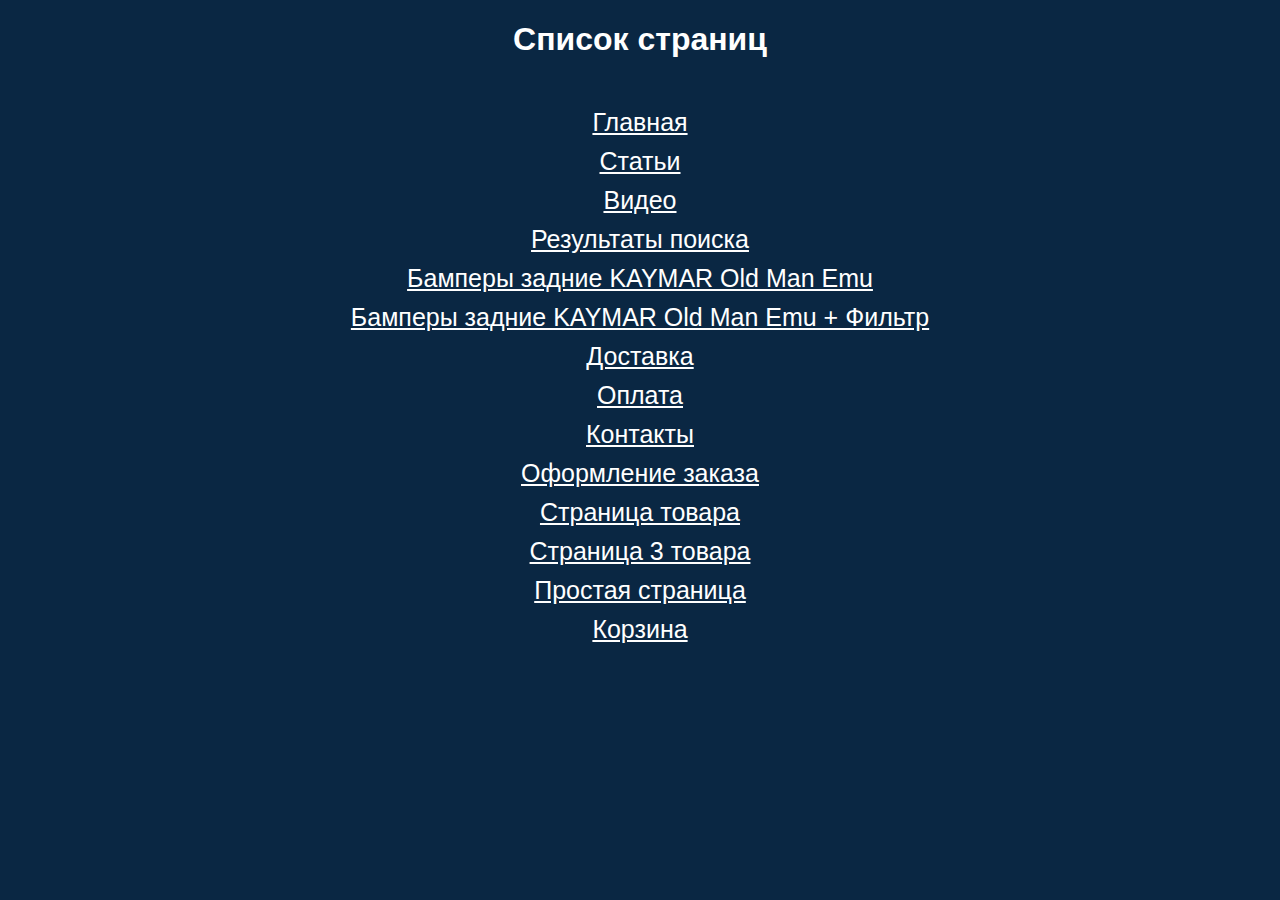
<file: docs/index.html>
<!DOCTYPE html>
<html lang="ru">
<head>
<meta charset="utf-8">
<title>oldmanemu</title>
<meta http-equiv="X-UA-Compatible" content="IE=edge">
<meta name="viewport" content="width=device-width, initial-scale=1">
<link rel="shortcut icon" href="favicon.ico" type="image/x-icon">
<link rel="icon" href="favicon.ico" type="image/x-icon">



</head>
<body>
<h1 align="center">Список страниц</h1>
<style>
    body {
        background: #0a2743 !important;
    }
    .list__page {
        text-align: center;
        margin: 50px 0 0;
    }
    .list__page li a {
        color: #fff;
        font-size: 25px;
    }
	.list__page li {
		margin: 0 0 10px;
	} 
    h1 {
        color: #fff !important;
    }
	h1:before {
		display: none;
	}
</style>
<div class="clear"></div>
<ul class="list__page">
    <li><a target="_blank" href="home.html">Главная</a></li>
    <li><a target="_blank" href="articles.html">Статьи</a></li>
    <li><a target="_blank" href="video.html">Видео</a></li>
    <li><a target="_blank" href="search-results.html">Результаты поиска</a></li>
    <li><a target="_blank" href="category3.html">Бамперы задние KAYMAR Old Man Emu</a></li>
    <li><a target="_blank" href="category3-filter.html">Бамперы задние KAYMAR Old Man Emu + Фильтр</a></li>
    <li><a target="_blank" href="delivery.html">Доставка</a></li>
    <li><a target="_blank" href="payment.html">Оплата</a></li>
    <li><a target="_blank" href="contacts.html">Контакты</a></li>
    <li><a target="_blank" href="order.html">Оформление заказа</a></li>
    <li><a target="_blank" href="single-item.html">Страница товара</a></li>
    <li><a target="_blank" href="single-item-3.html">Страница 3 товара</a></li>
    <li><a target="_blank" href="single-page.html">Простая страница</a></li>
    <li><a target="_blank" href="basket.html">Корзина</a></li>
</ul>
<link rel="stylesheet" href="css/normalize.css" type="text/css">

</body>
</html>
</file>
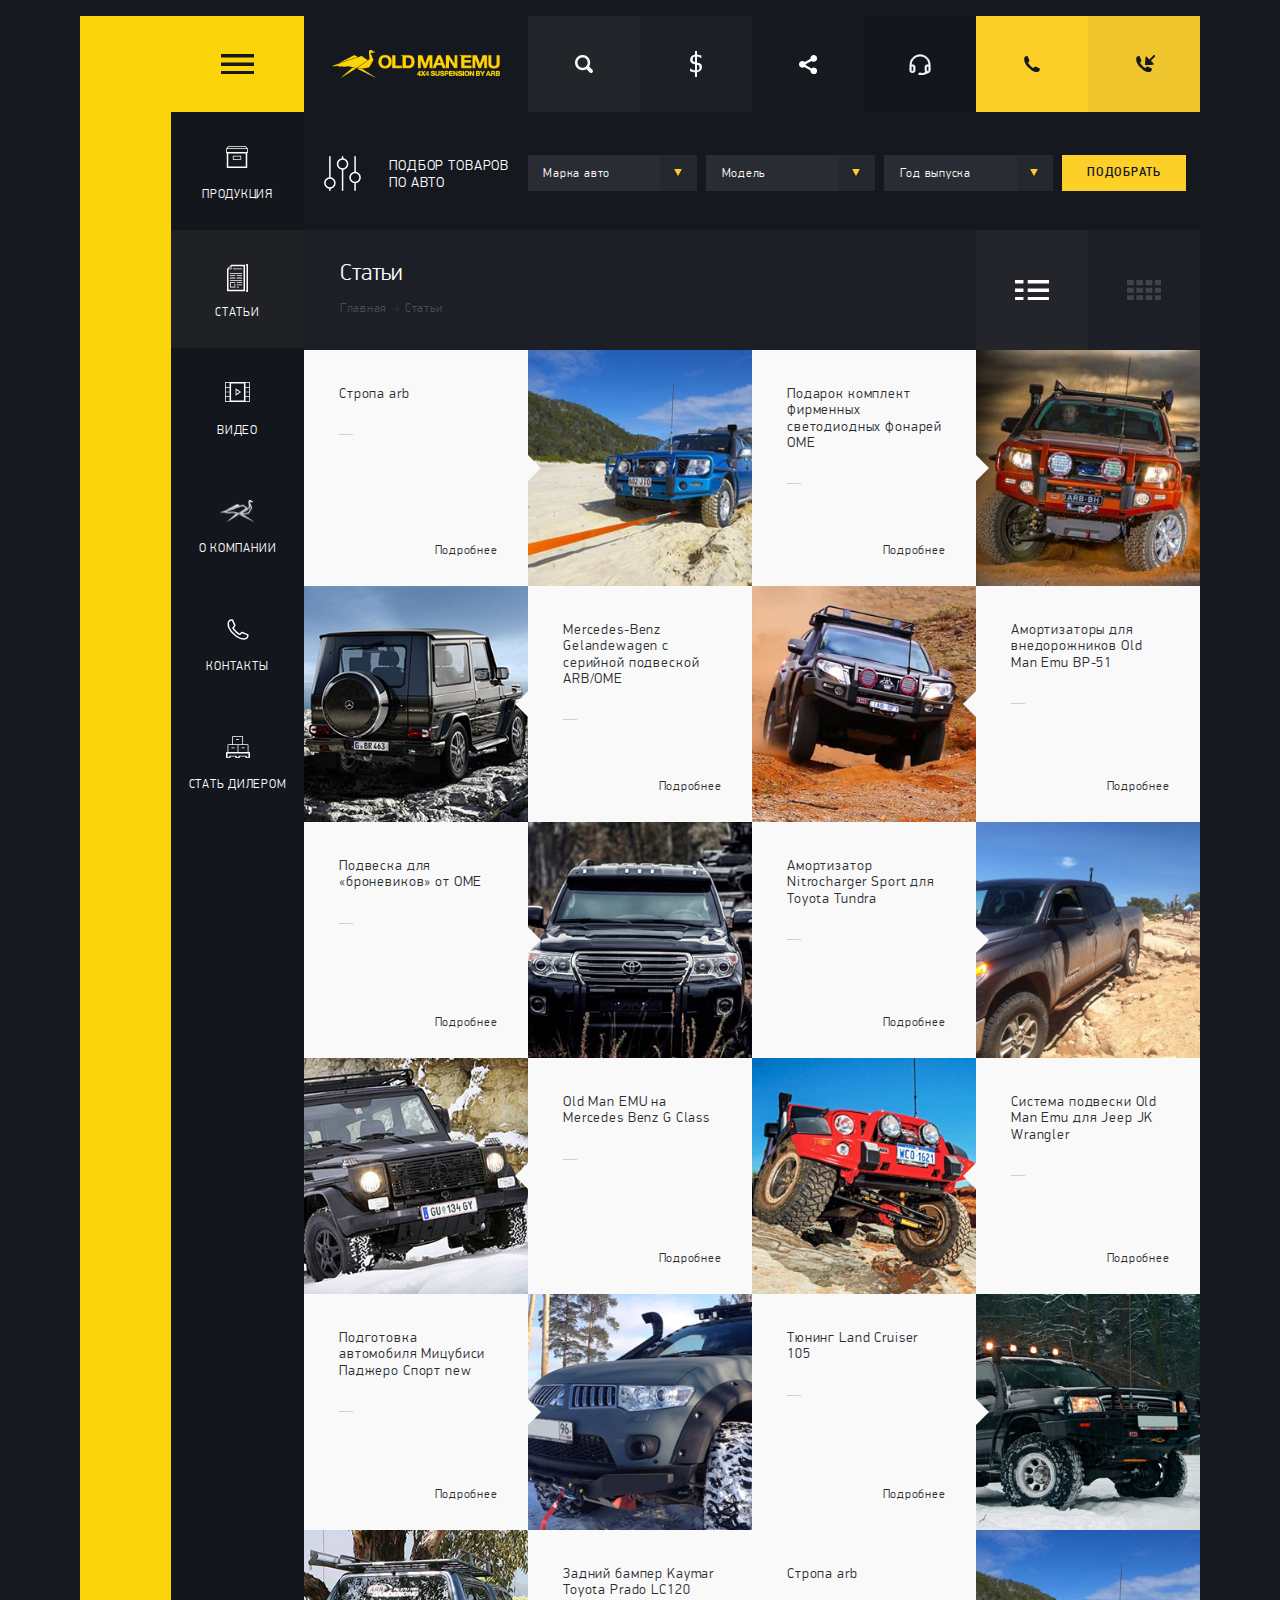
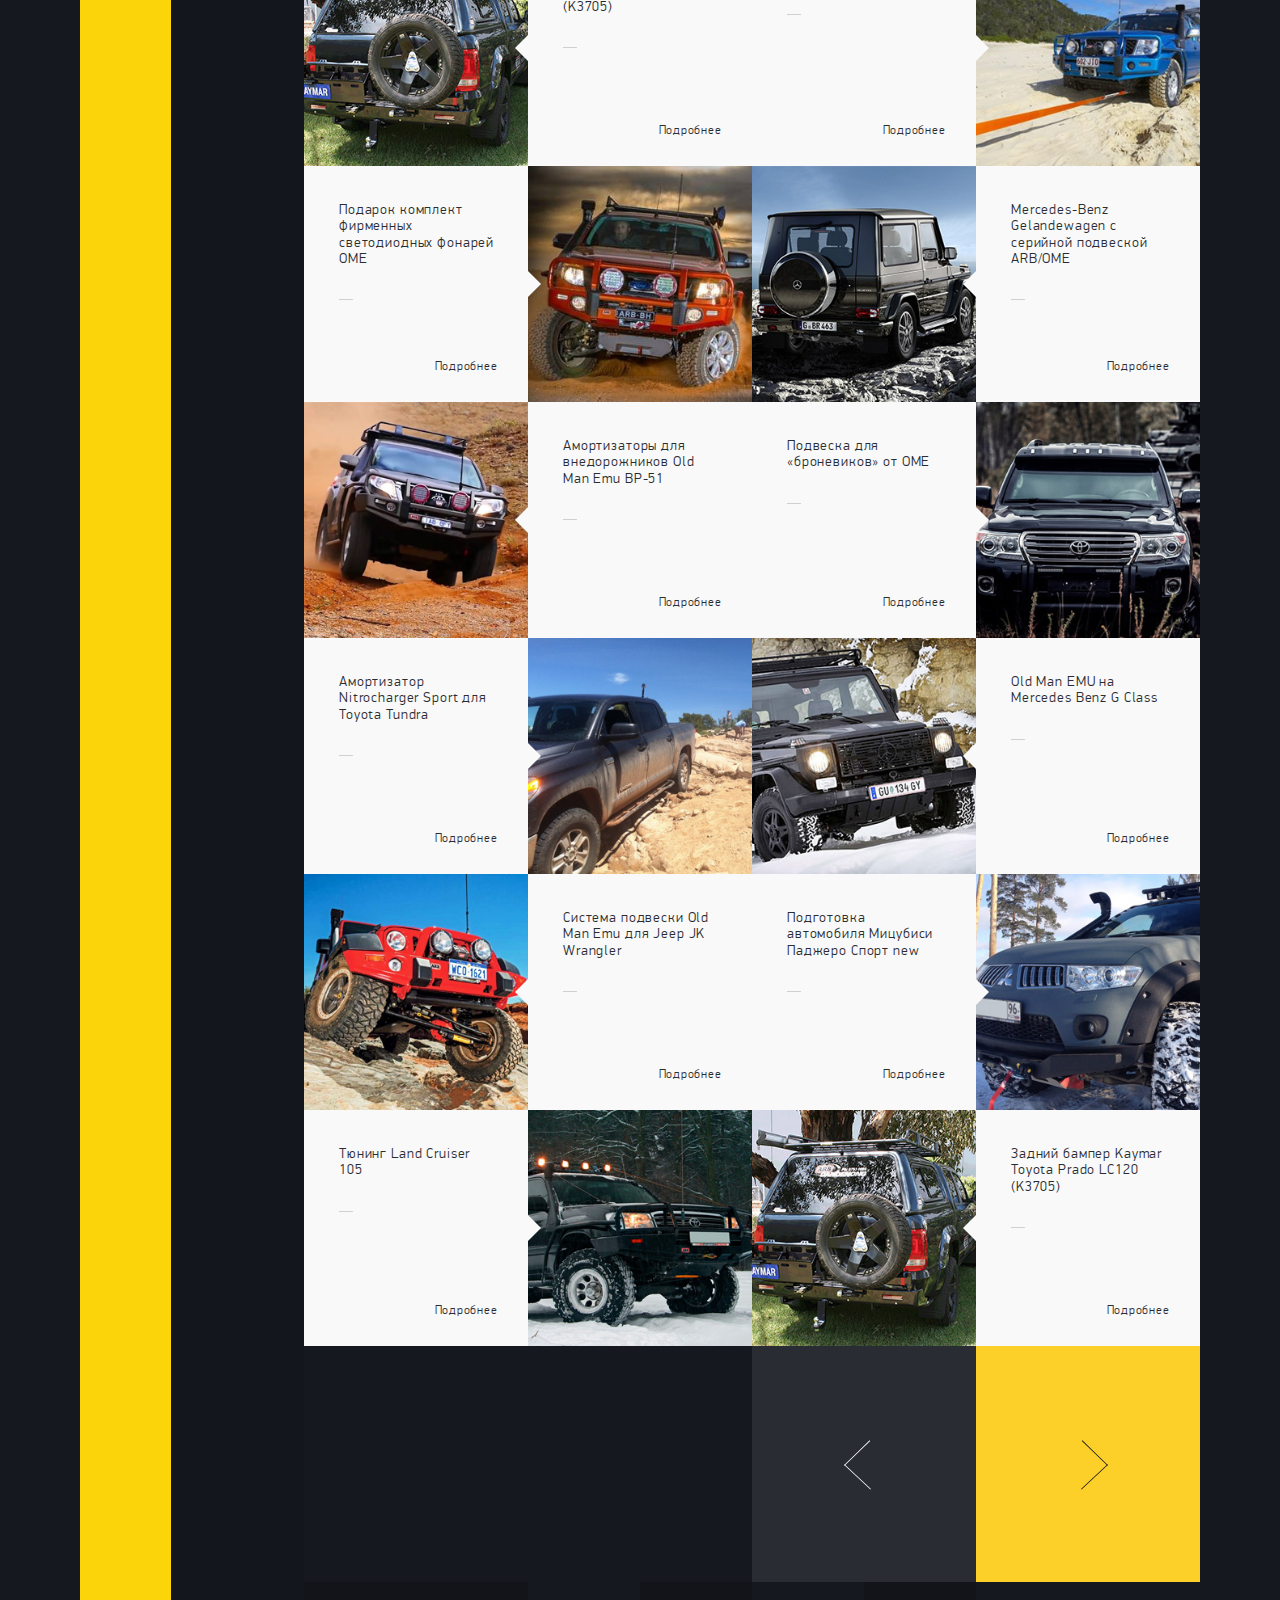
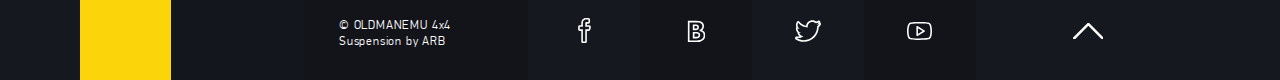
<file: docs/articles.html>
<!DOCTYPE html>
<html lang="ru">
<head>
<meta charset="utf-8">
<title>oldmanemu</title>
<meta http-equiv="X-UA-Compatible" content="IE=edge,chrome=1">
<meta name="viewport" content="width=device-width, initial-scale=1, maximum-scale=1, user-scalable=no">
<link rel="shortcut icon" href="favicon.ico" type="image/x-icon">
<link rel="icon" href="favicon.ico" type="image/x-icon">
<!-- Latest compiled and minified CSS -->
<link rel="stylesheet" href="css/normalize.css" />
<link rel="stylesheet" href="css/style.css" type="text/css">
</head>
<body class="page-articles">

<section class="main-section">
	<div class="topScroll"></div>
	<div class="content">
	
	<div class="main-content">
		<div class="section-left xs-hidden">
			<div class="section-left-content">
				<div class="burger-box">
					<span class="burger-nav mobile-nav"></span>
					<span class="burger-nav m2Lavel"></span>
				</div>
				<ul class="main-nav">
					<li>
						<a href="#" class="menuOpen">
							<span>
								<i class="i-nav-1"></i>
								<span>
									<span data-hover="Продукция">Продукция</span>
								</span>
							</span>
						</a>
					</li>					
					<li>
						<a href="articles.html" class="active-page">
							<span>
								<i class="i-nav-2"></i>
								<span>
									<span data-hover="Статьи">Статьи</span>
								</span>
							</span>
						</a>
					</li>					
					<li>
						<a href="video.html">
							<span>
								<i class="i-nav-3"></i>
								<span>
									<span data-hover="Видео">Видео</span>
								</span>
							</span>
						</a>
					</li>					
					<li>
						<a href="#">
							<span>
								<i class="i-nav-4"></i>
								<span>
									<span data-hover="О компании">О компании</span>
								</span>
							</span>
						</a>
					</li>					
					<li>
						<a href="contacts.html">
							<span>
								<i class="i-nav-5"></i>
								<span>
									<span data-hover="Контакты">Контакты</span>
								</span>
							</span>
						</a>
					</li>					
					<li>
						<a href="single-page.html">
							<span>
								<i class="i-nav-6"></i>
								<span>
									<span data-hover="Cтать дилером">Cтать дилером</span>
								</span>
							</span>
						</a>
					</li>
				</ul>							
			</div><!--/.section-left-content-->
		</div><!-- /.section-left -->
		
		<div class="section-content">
			<header>
				<div class="header-top">
				<div class="burger-box xs-visible">
					<span class="burger-nav mobile-nav"></span>
					<span class="burger-nav m2Lavel"></span>
				</div>				
					<div class="logo"><a href="home.html"><img src="images/logo.png" alt="#"></a></div>
					<ul class="header-phones">
						<li>
							<a href="#" data-box="list-phones" class="modal-link">
								<i class="phone-1"></i>
								<span class="i-txt">Телефоны</span>
							</a>
						</li>
						<li class="xs-hidden">
							<a href="#" data-box="callBox" class="modal-link callModal">
								<i class="phone-2"></i>
								<span class="i-txt">Заказ звонка</span>
							</a>
						</li>
					</ul>
				</div>
				<ul class="header-bottom">
					<li>
						<a href="#" class="i-btn-search modal-link" data-box="search-box">
							<i></i>
							<span class="i-txt">Поиск</span>
						</a>
					</li>
					<li id="selectCurrency">
						<a href="#" class="i-currency dollar">
							<span></span>
							<span class="i-txt">Валюта</span>	
						</a>
						<ul class="drop drop-currency">
							<li data-value="₴" class="grivna"><span><i>₴</i> <span>В гривнах</span></span></li>
							<li data-value="$" class="dollar"><span><i>$</i> <span>В долларах</span></span></li>
						</ul>
						<input type="hidden" id="valCurrency">
					</li>
					<li>
						<a href="#" class="i-share share-btn">
							<i></i>
							<span class="i-txt">Расшарить</span>
						</a>
						<ul class="drop drop-share">
							<li><a href="#" class="i-fb"><i></i></a></li>
							<li><a href="#" class="i-vk"><i></i></a></li>
							<li><a href="#" class="i-tw"><i></i></a></li>
						</ul>						
					</li>
					<li>
						<a href="#" data-box="consultant" class="i-consultant modal-link">
							<i></i>
							<span class="i-txt">Консультация</span>
						</a>
					</li>
				</ul>
			</header>
				
				<div class="podbor-container">

				<div class="podbor-title"><span class="open-accordion">ПодБОР товарОВ <br> по авто</span></div>		

							<div class="podbor-content podbor-accordion">								
								<form action="#" method="post">
									<div class="control-form control-select">
										<div class="select-box" id="select1">
											<span class="slct"><span>Марка авто</span></span>
											<ul class="drop-select">
												<li data-value="Ford"><span>Ford</span></li>
												<li data-value="Jeep"><span>Jeep</span></li>
												<li data-value="Land Rover"><span>Land Rover</span></li>
												<li data-value="Mercedes"><span>Mercedes</span></li>
												<li data-value="Mitsubishi"><span>Mitsubishi</span></li>
												<li data-value="Nissan"><span>Nissan</span></li>
												<li data-value="Toyota"><span>Toyota</span></li>
												<li data-value="Volkswagen"><span>Volkswagen</span></li>
											</ul>
											<input type="hidden" id="valSelect1">
										</div>
									</div>
									<div class="control-form control-select">
										<div class="select-box" id="select2">
											<span class="slct"><span>Модель</span></span>
											<ul class="drop-select">
												<li data-value="Ford"><span>Ford</span></li>
												<li data-value="Jeep"><span>Jeep</span></li>
												<li data-value="Land Rover"><span>Land Rover</span></li>
												<li data-value="Mercedes"><span>Mercedes</span></li>
												<li data-value="Mitsubishi"><span>Mitsubishi</span></li>
												<li data-value="Nissan"><span>Nissan</span></li>
												<li data-value="Toyota"><span>Toyota</span></li>
												<li data-value="Volkswagen"><span>Volkswagen</span></li>
											</ul>
											<input type="hidden" id="valSelect2">
										</div>
									</div>
									<div class="control-form control-select">
										<div class="select-box" id="select3">
											<span class="slct"><span>Год выпуска</span></span>
											<ul class="drop-select">
												<li data-value="Ford"><span>Ford</span></li>
												<li data-value="Jeep"><span>Jeep</span></li>
												<li data-value="Land Rover"><span>Land Rover</span></li>
												<li data-value="Mercedes"><span>Mercedes</span></li>
												<li data-value="Mitsubishi"><span>Mitsubishi</span></li>
												<li data-value="Nissan"><span>Nissan</span></li>
												<li data-value="Toyota"><span>Toyota</span></li>
												<li data-value="Volkswagen"><span>Volkswagen</span></li>
											</ul>
											<input type="hidden" id="valSelect3">
										</div>
									</div>
									<div class="control-form">
										<button type="submmit" class="btn"><span>Подобрать</span></button>
									</div>		
								</form>										
							</div><!-- /.podbor-content -->	

					</div><!-- /.podbor-container -->	

						<div class="pageTitleBox" data-ix="fade-from-left">
							<div class="pt-left">
								<div class="title" data-ix="fade-from-left-2">
									<h1>Статьи</h1>
								</div>
								<div class="breadcrumb-box" data-ix="fade-from-right">
									<ul class="breadcrumb">
										<li><a href="#" class="d-hover"><span data-hover="Главная">Главная</span></a></li>
										<li><span>Статьи</span></li>
									</ul>									
								</div>
							</div>

							<div class="pt-right pt-rightV">
								<ul class="pt-list list-view">
									<li class="v-l" data-ix="fade-from-bottom"><span class="pt-l-box" data-view="view-list"><i class="pt-icon-1 icon-v-list"></i></span></li>
									<li class="active v-b" data-ix="fade-from-bottom-2"><span class="pt-l-box" data-view="view-box"><i class="pt-icon-2 icon-v-box"></i></span></li>
								</ul>
							</div>
						</div><!-- /.pageTitleBox -->	

			
			<div class="section-modal"> <!-- style="display: block;" -->
				
				
				<ul class="list-phones box-modal">
					<li>
						<div><span>Днепр</span><a href="tel:0679452700">(067) 945-27-00</a></div>
					</li>
					<li>
						<div><span>Днепр</span><a href="tel:0632561580">(063) 256-15-80</a></div>
					</li>
					<li>
						<div><span>Киев</span><a href="tel:0442336580">(044) 233-65-80</a></div>
					</li>
					<li>
						<div><a href="#callOrder" class="modal-open"><span>Заказать</span> <span>звонок</span></a></div>
					</li>
				</ul><!-- /.list-phones -->
				
				<div class="search-box box-modal">									
					<div class="search-form">
						<form action="#" method="#">
							<div class="form-control-box">
								<input type="text" class="form-control" placeholder="Введите ключевые слова для поиска">
								<div class="error-text"><span>Пожалуйста, заполните поле</span></div>
							</div>
							<div class="form-control-action">
								<button type="submit" class="btn-sub"><span class="icon-search"></span></button>
							</div>
						</form>
					</div>
				</div><!-- /.search-box -->

				<div class="consultant box-modal">
					<div class="consultant-online">
						<span class="consultant-title">Консультация онлайн</span>
							<span class="consult-close close"></span>
						<div class="consult-form">
							<form action="#" method="post">
								<div class="consult-control-box">
									<input type="text" class="form-control" placeholder="Ваше имя">
									<div class="error-text"><span>Пожалуйста, заполните поле</span></div>
								</div>
								<div class="consult-control-box">
									<input type="text" class="form-control" placeholder="Номер вашего телефона">
									<div class="error-text"><span>Пожалуйста, заполните поле</span></div>
								</div>
								<div class="consult-control-box">
									<textarea class="form-control" placeholder="Опишите вкратце возникшую проблему"></textarea>
									<div class="error-text"><span>Пожалуйста, заполните поле</span></div>
								</div>
								<div class="consult-control-box">
									<button type="submit" class="btn-sub consult-btn"><span>Отправить</span></button>
								</div>
							</form>
						</div>
					</div>
				</div><!-- /.consultant -->


				<div class="callBox box-modal">
					<div class="consultant-online">
						<span class="consultant-title">Мы Вам перезвоним</span>
							<span class="call-close close"></span>
						<div class="consult-form">
							<form action="#" method="post">
								<div class="consult-control-box">
									<input type="text" class="form-control" placeholder="Ваше имя">
									<div class="error-text"><span>Пожалуйста, заполните поле</span></div>
								</div>
								<div class="consult-control-box error">
									<input type="text" class="form-control" placeholder="Номер вашего телефона">
									<div class="error-text"><span>Пожалуйста, заполните поле</span></div>
								</div>
								<div class="consult-control-box">
									<input type="text" class="form-control" placeholder="Когда и во сколько Вам удобно позвонить?">
									<div class="error-text"><span>Пожалуйста, заполните поле</span></div>
								</div>								
								<div class="consult-control-box">
									<button type="submit" class="btn-sub consult-btn"><span>Отправить</span></button>
								</div>
							</form>
						</div>
					</div>
				</div><!-- /.consultant -->				

			</div><!-- /.section-modal -->
			
			<div class="section-slider view-box">
				<div class="pr-slider slider">

					<div class="product-slider">


						<div class="product-content color2">
							<div class="product-img loader" data-ix="scale-on-load-delay-200">
								<a href="#">
									<img src="images/product/pr4.jpg" alt="#">
									<i class="product-corner"></i>
								</a>
							</div>						
							<div class="product-box" data-ix="scale-on-load-delay-100">
								<div class="podbor-corner"></div>
								<div class="product-top"><a href="single-item.html" class="pr-title">Стропа arb</a></div>
								<div class="product-bottom">
									<a href="single-item.html" class="product-link d-hover"><span data-hover="Подробнее">Подробнее</span></a>
								</div>
								<div class="pr-text">
									<p>Бампер Kaymar - мощная стальная замена хрупкому оригинальному бамперу. 
Бампер Kaymar максимально приближен к линиям кузова и дополняет его пропорции, как оригинальный бампер. <br> Бампер способен нести на себе калитки для запасного колеса, двух колес, дополнительной канистры топлива или все сразу, в зависимости от типа выбраных калиток. Так же на бампер возможна установка крепления для HI-LIFT и телескопической фары заднего хода...</p>
								</div>
							</div>
							<div class="productBox-right" data-ix="fade-scroll-right">								
								<div class="see-box">
									<a href="single-page.html" class="see-link">
										<span class="see-link-block">
											<i></i>
											<span>
												<span>
													<span data-hover="Подробнее">Подробнее</span>
												</span>
											</span>
										</span>
									</a>
								</div>								
							</div>
						</div><!-- /.product-content 1-->							

						<div class="product-content color2">
							<div class="product-img loader" data-ix="scale-on-load-delay-400">
								<a href="#">
									<img src="images/product/pr5.jpg" alt="#">
									<i class="product-corner"></i>
								</a>
							</div>						
							<div class="product-box" data-ix="scale-on-load-delay-300">
								<div class="podbor-corner"></div>
								<div class="product-top"><a href="single-item.html" class="pr-title">Подарок комплект фирменных светодиодных фонарей OME</a></div>
								<div class="product-bottom">
									<a href="single-item.html" class="product-link d-hover"><span data-hover="Подробнее">Подробнее</span></a>
								</div>
								<div class="pr-text">
									<p>Бампер Kaymar - мощная стальная замена хрупкому оригинальному бамперу. 
Бампер Kaymar максимально приближен к линиям кузова и дополняет его пропорции, как оригинальный бампер. <br> Бампер способен нести на себе калитки для запасного колеса, двух колес, дополнительной канистры топлива или все сразу, в зависимости от типа выбраных калиток. Так же на бампер возможна установка крепления для HI-LIFT и телескопической фары заднего хода...</p>
								</div>								
							</div>
							<div class="productBox-right" data-ix="fade-scroll-right">
								<div class="see-box">
									<a href="single-page.html" class="see-link">
										<span class="see-link-block">
											<i></i>
											<span>
												<span>
													<span data-hover="Подробнее">Подробнее</span>
												</span>
											</span>
										</span>
									</a>
								</div>
							</div>							
						</div><!-- /.product-content 2-->							

						<div class="product-content color2">
							<div class="product-img loader" data-ix="scale-on-scroll-delay-100">
								<a href="#">
									<img src="images/product/pr6.jpg" alt="#">
									<i class="product-corner"></i>
								</a>
							</div>						
							<div class="product-box" data-ix="scale-on-scroll-delay-200">
								<div class="podbor-corner"></div>
								<div class="product-top"><a href="single-item.html" class="pr-title">Mercedes-Benz Gelandewagen с серийной подвеской ARB/OME</a></div>
								<div class="product-bottom">
									<a href="single-item.html" class="product-link d-hover"><span data-hover="Подробнее">Подробнее</span></a>
								</div>
								<div class="pr-text">
									<p>Бампер Kaymar - мощная стальная замена хрупкому оригинальному бамперу. 
Бампер Kaymar максимально приближен к линиям кузова и дополняет его пропорции, как оригинальный бампер. <br> Бампер способен нести на себе калитки для запасного колеса, двух колес, дополнительной канистры топлива или все сразу, в зависимости от типа выбраных калиток. Так же на бампер возможна установка крепления для HI-LIFT и телескопической фары заднего хода...</p>
								</div>								
							</div>
							<div class="productBox-right" data-ix="fade-scroll-right">
								<div class="see-box">
									<a href="single-page.html" class="see-link">
										<span class="see-link-block">
											<i></i>
											<span>
												<span>
													<span data-hover="Подробнее">Подробнее</span>
												</span>
											</span>
										</span>
									</a>
								</div>
							</div>							
						</div><!-- /.product-content 3-->							

						<div class="product-content color2">
							<div class="product-img loader" data-ix="scale-on-scroll-delay-100">
								<a href="#">
									<img src="images/product/pr7.jpg" alt="#">
									<i class="product-corner"></i>
								</a>
							</div>						
							<div class="product-box" data-ix="scale-on-scroll-delay-200">
								<div class="podbor-corner"></div>
								<div class="product-top"><a href="single-item.html" class="pr-title">Амортизаторы для внедорожников Old Man Emu BP-51</a></div>
								<div class="product-bottom">
									<a href="single-item.html" class="product-link d-hover"><span data-hover="Подробнее">Подробнее</span></a>
								</div>
								<div class="pr-text">
									<p>Бампер Kaymar - мощная стальная замена хрупкому оригинальному бамперу. 
Бампер Kaymar максимально приближен к линиям кузова и дополняет его пропорции, как оригинальный бампер. <br> Бампер способен нести на себе калитки для запасного колеса, двух колес, дополнительной канистры топлива или все сразу, в зависимости от типа выбраных калиток. Так же на бампер возможна установка крепления для HI-LIFT и телескопической фары заднего хода...</p>
								</div>								
							</div>
							<div class="productBox-right" data-ix="fade-scroll-right">
								<div class="see-box">
									<a href="single-page.html" class="see-link">
										<span class="see-link-block">
											<i></i>
											<span>
												<span>
													<span data-hover="Подробнее">Подробнее</span>
												</span>
											</span>
										</span>
									</a>
								</div>
							</div>							
						</div><!-- /.product-content 4-->							

						<div class="product-content color2">
							<div class="product-img loader" data-ix="scale-on-scroll-delay-100">
								<a href="#">
									<img src="images/product/pr8.jpg" alt="#">
									<i class="product-corner"></i>
								</a>
							</div>						
							<div class="product-box" data-ix="scale-on-scroll-delay-200">
								<div class="podbor-corner"></div>
								<div class="product-top"><a href="single-item.html" class="pr-title">Подвеска для «броневиков» от ОМЕ</a></div>
								<div class="product-bottom">
									<a href="single-item.html" class="product-link d-hover"><span data-hover="Подробнее">Подробнее</span></a>
								</div>
								<div class="pr-text">
									<p>Бампер Kaymar - мощная стальная замена хрупкому оригинальному бамперу. 
Бампер Kaymar максимально приближен к линиям кузова и дополняет его пропорции, как оригинальный бампер. <br> Бампер способен нести на себе калитки для запасного колеса, двух колес, дополнительной канистры топлива или все сразу, в зависимости от типа выбраных калиток. Так же на бампер возможна установка крепления для HI-LIFT и телескопической фары заднего хода...</p>
								</div>								
							</div>
							<div class="productBox-right" data-ix="fade-scroll-right">
								<div class="see-box">
									<a href="single-page.html" class="see-link">
										<span class="see-link-block">
											<i></i>
											<span>
												<span>
													<span data-hover="Подробнее">Подробнее</span>
												</span>
											</span>
										</span>
									</a>
								</div>
							</div>							
						</div><!-- /.product-content 5-->							

						<div class="product-content color2">
							<div class="product-img loader" data-ix="scale-on-scroll-delay-100">
								<a href="#">
									<img src="images/product/pr9.jpg" alt="#">
									<i class="product-corner"></i>
								</a>
							</div>						
							<div class="product-box" data-ix="scale-on-scroll-delay-200">
								<div class="podbor-corner"></div>
								<div class="product-top"><a href="single-item.html" class="pr-title">Амортизатор Nitrocharger Sport для Toyota Tundra</a></div>
								<div class="product-bottom">
									<a href="single-item.html" class="product-link d-hover"><span data-hover="Подробнее">Подробнее</span></a>
								</div>
								<div class="pr-text">
									<p>Бампер Kaymar - мощная стальная замена хрупкому оригинальному бамперу. 
Бампер Kaymar максимально приближен к линиям кузова и дополняет его пропорции, как оригинальный бампер. <br> Бампер способен нести на себе калитки для запасного колеса, двух колес, дополнительной канистры топлива или все сразу, в зависимости от типа выбраных калиток. Так же на бампер возможна установка крепления для HI-LIFT и телескопической фары заднего хода...</p>
								</div>								
							</div>
							<div class="productBox-right" data-ix="fade-scroll-right">
								<div class="see-box">
									<a href="single-page.html" class="see-link">
										<span class="see-link-block">
											<i></i>
											<span>
												<span>
													<span data-hover="Подробнее">Подробнее</span>
												</span>
											</span>
										</span>
									</a>
								</div>
							</div>							
						</div><!-- /.product-content 6-->	

						<div class="product-content color2">
							<div class="product-img loader" data-ix="scale-on-scroll-delay-100">
								<a href="#">
									<img src="images/product/pr10.jpg" alt="#">
									<i class="product-corner"></i>
								</a>
							</div>						
							<div class="product-box" data-ix="scale-on-scroll-delay-200">
								<div class="podbor-corner"></div>
								<div class="product-top"><a href="single-item.html" class="pr-title">Old Man EMU на Mercedes Benz G Class</a></div>
								<div class="product-bottom">
									<a href="single-item.html" class="product-link d-hover"><span data-hover="Подробнее">Подробнее</span></a>
								</div>
								<div class="pr-text">
									<p>Бампер Kaymar - мощная стальная замена хрупкому оригинальному бамперу. 
Бампер Kaymar максимально приближен к линиям кузова и дополняет его пропорции, как оригинальный бампер. <br> Бампер способен нести на себе калитки для запасного колеса, двух колес, дополнительной канистры топлива или все сразу, в зависимости от типа выбраных калиток. Так же на бампер возможна установка крепления для HI-LIFT и телескопической фары заднего хода...</p>
								</div>								
							</div>
							<div class="productBox-right" data-ix="fade-scroll-right">
								<div class="see-box">
									<a href="single-page.html" class="see-link">
										<span class="see-link-block">
											<i></i>
											<span>
												<span>
													<span data-hover="Подробнее">Подробнее</span>
												</span>
											</span>
										</span>
									</a>
								</div>
							</div>							
						</div><!-- /.product-content 7-->							

						<div class="product-content color2">
							<div class="product-img loader" data-ix="scale-on-scroll-delay-100">
								<a href="#">
									<img src="images/product/pr11.jpg" alt="#">
									<i class="product-corner"></i>
								</a>
							</div>						
							<div class="product-box" data-ix="scale-on-scroll-delay-200">
								<div class="podbor-corner"></div>
								<div class="product-top"><a href="single-item.html" class="pr-title">Система подвески Old Man Emu для Jeep JK Wrangler</a></div>
								<div class="product-bottom">
									<a href="single-item.html" class="product-link d-hover"><span data-hover="Подробнее">Подробнее</span></a>
								</div>
								<div class="pr-text">
									<p>Бампер Kaymar - мощная стальная замена хрупкому оригинальному бамперу. 
Бампер Kaymar максимально приближен к линиям кузова и дополняет его пропорции, как оригинальный бампер. <br> Бампер способен нести на себе калитки для запасного колеса, двух колес, дополнительной канистры топлива или все сразу, в зависимости от типа выбраных калиток. Так же на бампер возможна установка крепления для HI-LIFT и телескопической фары заднего хода...</p>
								</div>								
							</div>
							<div class="productBox-right" data-ix="fade-scroll-right">
								<div class="see-box">
									<a href="single-page.html" class="see-link">
										<span class="see-link-block">
											<i></i>
											<span>
												<span>
													<span data-hover="Подробнее">Подробнее</span>
												</span>
											</span>
										</span>
									</a>
								</div>
							</div>							
						</div><!-- /.product-content 8-->

						<div class="product-content color2">
							<div class="product-img loader" data-ix="scale-on-scroll-delay-100">
								<a href="#">
									<img src="images/product/pr12.jpg" alt="#">
									<i class="product-corner"></i>
								</a>
							</div>						
							<div class="product-box" data-ix="scale-on-scroll-delay-200">
								<div class="podbor-corner"></div>
								<div class="product-top"><a href="single-item.html" class="pr-title">Подготовка автомобиля Мицубиси Паджеро Спорт new</a></div>
								<div class="product-bottom">
									<a href="single-item.html" class="product-link d-hover"><span data-hover="Подробнее">Подробнее</span></a>
								</div>
								<div class="pr-text">
									<p>Бампер Kaymar - мощная стальная замена хрупкому оригинальному бамперу. 
Бампер Kaymar максимально приближен к линиям кузова и дополняет его пропорции, как оригинальный бампер. <br> Бампер способен нести на себе калитки для запасного колеса, двух колес, дополнительной канистры топлива или все сразу, в зависимости от типа выбраных калиток. Так же на бампер возможна установка крепления для HI-LIFT и телескопической фары заднего хода...</p>
								</div>								
							</div>
							<div class="productBox-right" data-ix="fade-scroll-right">
								<div class="see-box">
									<a href="single-page.html" class="see-link">
										<span class="see-link-block">
											<i></i>
											<span>
												<span>
													<span data-hover="Подробнее">Подробнее</span>
												</span>
											</span>
										</span>
									</a>
								</div>
							</div>							
						</div><!-- /.product-content 9-->

						<div class="product-content color2">
							<div class="product-img loader" data-ix="scale-on-scroll-delay-100">
								<a href="#">
									<img src="images/product/pr13.jpg" alt="#">
									<i class="product-corner"></i>
								</a>
							</div>						
							<div class="product-box" data-ix="scale-on-scroll-delay-200">
								<div class="podbor-corner"></div>
								<div class="product-top"><a href="single-item.html" class="pr-title">Тюнинг Land Cruiser 105</a></div>
								<div class="product-bottom">
									<a href="single-item.html" class="product-link d-hover"><span data-hover="Подробнее">Подробнее</span></a>
								</div>
								<div class="pr-text">
									<p>Бампер Kaymar - мощная стальная замена хрупкому оригинальному бамперу. 
Бампер Kaymar максимально приближен к линиям кузова и дополняет его пропорции, как оригинальный бампер. <br> Бампер способен нести на себе калитки для запасного колеса, двух колес, дополнительной канистры топлива или все сразу, в зависимости от типа выбраных калиток. Так же на бампер возможна установка крепления для HI-LIFT и телескопической фары заднего хода...</p>
								</div>								
							</div>
							<div class="productBox-right" data-ix="fade-scroll-right">
								<div class="see-box">
									<a href="single-page.html" class="see-link">
										<span class="see-link-block">
											<i></i>
											<span>
												<span>
													<span data-hover="Подробнее">Подробнее</span>
												</span>
											</span>
										</span>
									</a>
								</div>
							</div>							
						</div><!-- /.product-content 10-->							

						<div class="product-content color2">
							<div class="product-img loader" data-ix="scale-on-scroll-delay-100">
								<a href="#">
									<img src="images/product/pr14.jpg" alt="#">
									<i class="product-corner"></i>
								</a>
							</div>						
							<div class="product-box" data-ix="scale-on-scroll-delay-200">
								<div class="podbor-corner"></div>
								<div class="product-top"><a href="single-item.html" class="pr-title">Задний бампер Kaymar Toyota Prado LC120 (K3705)</a></div>
								<div class="product-bottom">
									<a href="single-item.html" class="product-link d-hover"><span data-hover="Подробнее">Подробнее</span></a>
								</div>
								<div class="pr-text">
									<p>Бампер Kaymar - мощная стальная замена хрупкому оригинальному бамперу. 
Бампер Kaymar максимально приближен к линиям кузова и дополняет его пропорции, как оригинальный бампер. <br> Бампер способен нести на себе калитки для запасного колеса, двух колес, дополнительной канистры топлива или все сразу, в зависимости от типа выбраных калиток. Так же на бампер возможна установка крепления для HI-LIFT и телескопической фары заднего хода...</p>
								</div>								
							</div>
							<div class="productBox-right" data-ix="fade-scroll-right">
								<div class="see-box">
									<a href="single-page.html" class="see-link">
										<span class="see-link-block">
											<i></i>
											<span>
												<span>
													<span data-hover="Подробнее">Подробнее</span>
												</span>
											</span>
										</span>
									</a>
								</div>
							</div>							
						</div><!-- /.product-content 11-->	
									

					</div><!-- /.slide 1 -->					

					

					<div class="product-slider">


						<div class="product-content color2">
							<div class="product-img loader">
								<a href="#">
									<img src="images/product/pr4.jpg" alt="#">
									<i class="product-corner"></i>
								</a>
							</div>						
							<div class="product-box">
								<div class="podbor-corner"></div>
								<div class="product-top"><a href="single-item.html" class="pr-title">Стропа arb</a></div>
								<div class="product-bottom">
									<a href="single-item.html" class="product-link d-hover"><span data-hover="Подробнее">Подробнее</span></a>
								</div>
								<div class="pr-text">
									<p>Бампер Kaymar - мощная стальная замена хрупкому оригинальному бамперу. 
Бампер Kaymar максимально приближен к линиям кузова и дополняет его пропорции, как оригинальный бампер. <br> Бампер способен нести на себе калитки для запасного колеса, двух колес, дополнительной канистры топлива или все сразу, в зависимости от типа выбраных калиток. Так же на бампер возможна установка крепления для HI-LIFT и телескопической фары заднего хода...</p>
								</div>
							</div>
							<div class="productBox-right">
								<div class="see-box">
									<a href="single-page.html" class="see-link">
										<span class="see-link-block">
											<i></i>
											<span>
												<span>
													<span data-hover="Подробнее">Подробнее</span>
												</span>
											</span>
										</span>
									</a>
								</div>
							</div>
						</div><!-- /.product-content 1-->							

						<div class="product-content color2">
							<div class="product-img loader">
								<a href="#">
									<img src="images/product/pr5.jpg" alt="#">
									<i class="product-corner"></i>
								</a>
							</div>						
							<div class="product-box">
								<div class="podbor-corner"></div>
								<div class="product-top"><a href="single-item.html" class="pr-title">Подарок комплект фирменных светодиодных фонарей OME</a></div>
								<div class="product-bottom">
									<a href="single-item.html" class="product-link d-hover"><span data-hover="Подробнее">Подробнее</span></a>
								</div>
								<div class="pr-text">
									<p>Бампер Kaymar - мощная стальная замена хрупкому оригинальному бамперу. 
Бампер Kaymar максимально приближен к линиям кузова и дополняет его пропорции, как оригинальный бампер. <br> Бампер способен нести на себе калитки для запасного колеса, двух колес, дополнительной канистры топлива или все сразу, в зависимости от типа выбраных калиток. Так же на бампер возможна установка крепления для HI-LIFT и телескопической фары заднего хода...</p>
								</div>								
							</div>
							<div class="productBox-right">
								<div class="see-box">
									<a href="single-page.html" class="see-link">
										<span class="see-link-block">
											<i></i>
											<span>
												<span>
													<span data-hover="Подробнее">Подробнее</span>
												</span>
											</span>
										</span>
									</a>
								</div>
							</div>							
						</div><!-- /.product-content 2-->							

						<div class="product-content color2">
							<div class="product-img loader">
								<a href="#">
									<img src="images/product/pr6.jpg" alt="#">
									<i class="product-corner"></i>
								</a>
							</div>						
							<div class="product-box">
								<div class="podbor-corner"></div>
								<div class="product-top"><a href="single-item.html" class="pr-title">Mercedes-Benz Gelandewagen с серийной подвеской ARB/OME</a></div>
								<div class="product-bottom">
									<a href="single-item.html" class="product-link d-hover"><span data-hover="Подробнее">Подробнее</span></a>
								</div>
								<div class="pr-text">
									<p>Бампер Kaymar - мощная стальная замена хрупкому оригинальному бамперу. 
Бампер Kaymar максимально приближен к линиям кузова и дополняет его пропорции, как оригинальный бампер. <br> Бампер способен нести на себе калитки для запасного колеса, двух колес, дополнительной канистры топлива или все сразу, в зависимости от типа выбраных калиток. Так же на бампер возможна установка крепления для HI-LIFT и телескопической фары заднего хода...</p>
								</div>								
							</div>
							<div class="productBox-right">
								<div class="see-box">
									<a href="single-page.html" class="see-link">
										<span class="see-link-block">
											<i></i>
											<span>
												<span>
													<span data-hover="Подробнее">Подробнее</span>
												</span>
											</span>
										</span>
									</a>
								</div>
							</div>							
						</div><!-- /.product-content 3-->							

						<div class="product-content color2">
							<div class="product-img loader">
								<a href="#">
									<img src="images/product/pr7.jpg" alt="#">
									<i class="product-corner"></i>
								</a>
							</div>						
							<div class="product-box">
								<div class="podbor-corner"></div>
								<div class="product-top"><a href="single-item.html" class="pr-title">Амортизаторы для внедорожников Old Man Emu BP-51</a></div>
								<div class="product-bottom">
									<a href="single-item.html" class="product-link d-hover"><span data-hover="Подробнее">Подробнее</span></a>
								</div>
								<div class="pr-text">
									<p>Бампер Kaymar - мощная стальная замена хрупкому оригинальному бамперу. 
Бампер Kaymar максимально приближен к линиям кузова и дополняет его пропорции, как оригинальный бампер. <br> Бампер способен нести на себе калитки для запасного колеса, двух колес, дополнительной канистры топлива или все сразу, в зависимости от типа выбраных калиток. Так же на бампер возможна установка крепления для HI-LIFT и телескопической фары заднего хода...</p>
								</div>								
							</div>
							<div class="productBox-right">
								<div class="see-box">
									<a href="single-page.html" class="see-link">
										<span class="see-link-block">
											<i></i>
											<span>
												<span>
													<span data-hover="Подробнее">Подробнее</span>
												</span>
											</span>
										</span>
									</a>
								</div>
							</div>							
						</div><!-- /.product-content 4-->							

						<div class="product-content color2">
							<div class="product-img loader">
								<a href="#">
									<img src="images/product/pr8.jpg" alt="#">
									<i class="product-corner"></i>
								</a>
							</div>						
							<div class="product-box">
								<div class="podbor-corner"></div>
								<div class="product-top"><a href="single-item.html" class="pr-title">Подвеска для «броневиков» от ОМЕ</a></div>
								<div class="product-bottom">
									<a href="single-item.html" class="product-link d-hover"><span data-hover="Подробнее">Подробнее</span></a>
								</div>
								<div class="pr-text">
									<p>Бампер Kaymar - мощная стальная замена хрупкому оригинальному бамперу. 
Бампер Kaymar максимально приближен к линиям кузова и дополняет его пропорции, как оригинальный бампер. <br> Бампер способен нести на себе калитки для запасного колеса, двух колес, дополнительной канистры топлива или все сразу, в зависимости от типа выбраных калиток. Так же на бампер возможна установка крепления для HI-LIFT и телескопической фары заднего хода...</p>
								</div>								
							</div>
							<div class="productBox-right">
								<div class="see-box">
									<a href="single-page.html" class="see-link">
										<span class="see-link-block">
											<i></i>
											<span>
												<span>
													<span data-hover="Подробнее">Подробнее</span>
												</span>
											</span>
										</span>
									</a>
								</div>
							</div>							
						</div><!-- /.product-content 5-->							

						<div class="product-content color2">
							<div class="product-img loader">
								<a href="#">
									<img src="images/product/pr9.jpg" alt="#">
									<i class="product-corner"></i>
								</a>
							</div>						
							<div class="product-box">
								<div class="podbor-corner"></div>
								<div class="product-top"><a href="single-item.html" class="pr-title">Амортизатор Nitrocharger Sport для Toyota Tundra</a></div>
								<div class="product-bottom">
									<a href="single-item.html" class="product-link d-hover"><span data-hover="Подробнее">Подробнее</span></a>
								</div>
								<div class="pr-text">
									<p>Бампер Kaymar - мощная стальная замена хрупкому оригинальному бамперу. 
Бампер Kaymar максимально приближен к линиям кузова и дополняет его пропорции, как оригинальный бампер. <br> Бампер способен нести на себе калитки для запасного колеса, двух колес, дополнительной канистры топлива или все сразу, в зависимости от типа выбраных калиток. Так же на бампер возможна установка крепления для HI-LIFT и телескопической фары заднего хода...</p>
								</div>								
							</div>
							<div class="productBox-right">
								<div class="see-box">
									<a href="single-page.html" class="see-link">
										<span class="see-link-block">
											<i></i>
											<span>
												<span>
													<span data-hover="Подробнее">Подробнее</span>
												</span>
											</span>
										</span>
									</a>
								</div>
							</div>							
						</div><!-- /.product-content 6-->	

						<div class="product-content color2">
							<div class="product-img loader">
								<a href="#">
									<img src="images/product/pr10.jpg" alt="#">
									<i class="product-corner"></i>
								</a>
							</div>						
							<div class="product-box">
								<div class="podbor-corner"></div>
								<div class="product-top"><a href="single-item.html" class="pr-title">Old Man EMU на Mercedes Benz G Class</a></div>
								<div class="product-bottom">
									<a href="single-item.html" class="product-link d-hover"><span data-hover="Подробнее">Подробнее</span></a>
								</div>
								<div class="pr-text">
									<p>Бампер Kaymar - мощная стальная замена хрупкому оригинальному бамперу. 
Бампер Kaymar максимально приближен к линиям кузова и дополняет его пропорции, как оригинальный бампер. <br> Бампер способен нести на себе калитки для запасного колеса, двух колес, дополнительной канистры топлива или все сразу, в зависимости от типа выбраных калиток. Так же на бампер возможна установка крепления для HI-LIFT и телескопической фары заднего хода...</p>
								</div>								
							</div>
							<div class="productBox-right">
								<div class="see-box">
									<a href="single-page.html" class="see-link">
										<span class="see-link-block">
											<i></i>
											<span>
												<span>
													<span data-hover="Подробнее">Подробнее</span>
												</span>
											</span>
										</span>
									</a>
								</div>
							</div>							
						</div><!-- /.product-content 7-->							

						<div class="product-content color2">
							<div class="product-img loader">
								<a href="#">
									<img src="images/product/pr11.jpg" alt="#">
									<i class="product-corner"></i>
								</a>
							</div>						
							<div class="product-box">
								<div class="podbor-corner"></div>
								<div class="product-top"><a href="single-item.html" class="pr-title">Система подвески Old Man Emu для Jeep JK Wrangler</a></div>
								<div class="product-bottom">
									<a href="single-item.html" class="product-link d-hover"><span data-hover="Подробнее">Подробнее</span></a>
								</div>
								<div class="pr-text">
									<p>Бампер Kaymar - мощная стальная замена хрупкому оригинальному бамперу. 
Бампер Kaymar максимально приближен к линиям кузова и дополняет его пропорции, как оригинальный бампер. <br> Бампер способен нести на себе калитки для запасного колеса, двух колес, дополнительной канистры топлива или все сразу, в зависимости от типа выбраных калиток. Так же на бампер возможна установка крепления для HI-LIFT и телескопической фары заднего хода...</p>
								</div>								
							</div>
							<div class="productBox-right">
								<div class="see-box">
									<a href="single-page.html" class="see-link">
										<span class="see-link-block">
											<i></i>
											<span>
												<span>
													<span data-hover="Подробнее">Подробнее</span>
												</span>
											</span>
										</span>
									</a>
								</div>
							</div>							
						</div><!-- /.product-content 8-->

						<div class="product-content color2">
							<div class="product-img loader">
								<a href="#">
									<img src="images/product/pr12.jpg" alt="#">
									<i class="product-corner"></i>
								</a>
							</div>						
							<div class="product-box">
								<div class="podbor-corner"></div>
								<div class="product-top"><a href="single-item.html" class="pr-title">Подготовка автомобиля Мицубиси Паджеро Спорт new</a></div>
								<div class="product-bottom">
									<a href="single-item.html" class="product-link d-hover"><span data-hover="Подробнее">Подробнее</span></a>
								</div>
								<div class="pr-text">
									<p>Бампер Kaymar - мощная стальная замена хрупкому оригинальному бамперу. 
Бампер Kaymar максимально приближен к линиям кузова и дополняет его пропорции, как оригинальный бампер. <br> Бампер способен нести на себе калитки для запасного колеса, двух колес, дополнительной канистры топлива или все сразу, в зависимости от типа выбраных калиток. Так же на бампер возможна установка крепления для HI-LIFT и телескопической фары заднего хода...</p>
								</div>								
							</div>
							<div class="productBox-right">
								<div class="see-box">
									<a href="single-page.html" class="see-link">
										<span class="see-link-block">
											<i></i>
											<span>
												<span>
													<span data-hover="Подробнее">Подробнее</span>
												</span>
											</span>
										</span>
									</a>
								</div>
							</div>							
						</div><!-- /.product-content 9-->

						<div class="product-content color2">
							<div class="product-img loader">
								<a href="#">
									<img src="images/product/pr13.jpg" alt="#">
									<i class="product-corner"></i>
								</a>
							</div>						
							<div class="product-box">
								<div class="podbor-corner"></div>
								<div class="product-top"><a href="single-item.html" class="pr-title">Тюнинг Land Cruiser 105</a></div>
								<div class="product-bottom">
									<a href="single-item.html" class="product-link d-hover"><span data-hover="Подробнее">Подробнее</span></a>
								</div>
								<div class="pr-text">
									<p>Бампер Kaymar - мощная стальная замена хрупкому оригинальному бамперу. 
Бампер Kaymar максимально приближен к линиям кузова и дополняет его пропорции, как оригинальный бампер. <br> Бампер способен нести на себе калитки для запасного колеса, двух колес, дополнительной канистры топлива или все сразу, в зависимости от типа выбраных калиток. Так же на бампер возможна установка крепления для HI-LIFT и телескопической фары заднего хода...</p>
								</div>								
							</div>
							<div class="productBox-right">
								<div class="see-box">
									<a href="single-page.html" class="see-link">
										<span class="see-link-block">
											<i></i>
											<span>
												<span>
													<span data-hover="Подробнее">Подробнее</span>
												</span>
											</span>
										</span>
									</a>
								</div>
							</div>							
						</div><!-- /.product-content 10-->							

						<div class="product-content color2">
							<div class="product-img loader">
								<a href="#">
									<img src="images/product/pr14.jpg" alt="#">
									<i class="product-corner"></i>
								</a>
							</div>						
							<div class="product-box">
								<div class="podbor-corner"></div>
								<div class="product-top"><a href="single-item.html" class="pr-title">Задний бампер Kaymar Toyota Prado LC120 (K3705)</a></div>
								<div class="product-bottom">
									<a href="single-item.html" class="product-link d-hover"><span data-hover="Подробнее">Подробнее</span></a>
								</div>
								<div class="pr-text">
									<p>Бампер Kaymar - мощная стальная замена хрупкому оригинальному бамперу. 
Бампер Kaymar максимально приближен к линиям кузова и дополняет его пропорции, как оригинальный бампер. <br> Бампер способен нести на себе калитки для запасного колеса, двух колес, дополнительной канистры топлива или все сразу, в зависимости от типа выбраных калиток. Так же на бампер возможна установка крепления для HI-LIFT и телескопической фары заднего хода...</p>
								</div>								
							</div>
							<div class="productBox-right">
								<div class="see-box">
									<a href="single-page.html" class="see-link">
										<span class="see-link-block">
											<i></i>
											<span>
												<span>
													<span data-hover="Подробнее">Подробнее</span>
												</span>
											</span>
										</span>
									</a>
								</div>
							</div>							
						</div><!-- /.product-content 11-->	
									

					</div><!-- /.slide 2 -->														

				</div><!-- /.pr-slider -->
				<div class="clear"></div>
				<ul class="slider-nav">
					<li class="slidePrev slidePrev1" data-ix="scale-on-scroll-delay-100"><i class="prev-arrow"></i></li>
					<li class="slideNext slideNext1" data-ix="scale-on-scroll-delay-200"><i class="next-arrow"></i></li>
				</ul>
			</div><!-- /.section-slider -->


		<div class="menu__container">
			<div class="menu__content">

                <ul class="main-nav mainNavMobile">
                    <li>
                        <a href="#" data-box="prCatMobile" class="cat-menu mobile-link">
                            <span>
                                <i class="i-nav-1"></i>
                                <span>
                                    <span data-hover="Продукция">Продукция</span>
                                </span>
                            </span>
                        </a>
                    </li>                   
                    <li>
                        <a href="#">
                            <span>
                                <i class="i-nav-2"></i>
                                <span>
                                    <span data-hover="Статьи">Статьи</span>
                                </span>
                            </span>
                        </a>
                    </li>                   
                    <li>
                        <a href="video.html">
                            <span>
                                <i class="i-nav-3"></i>
                                <span>
                                    <span data-hover="Видео">Видео</span>
                                </span>
                            </span>
                        </a>
                    </li>                   
                    <li>
                        <a href="#">
                            <span>
                                <i class="i-nav-4"></i>
                                <span>
                                    <span data-hover="О компании">О компании</span>
                                </span>
                            </span>
                        </a>
                    </li>                   
                    <li>
                        <a href="contacts.html">
                            <span>
                                <i class="i-nav-5"></i>
                                <span>
                                    <span data-hover="Контакты">Контакты</span>
                                </span>
                            </span>
                        </a>
                    </li>                   
                    <li>
                        <a href="single-page.html">
                            <span>
                                <i class="i-nav-6"></i>
                                <span>
                                    <span data-hover="Cтать дилером">Cтать дилером</span>
                                </span>
                            </span>
                        </a>
                    </li>                    
                    <li>
                        <a href="payment.html">
                            <span>
                                <i class="i-nav-8"></i>
                                <span>
                                    <span data-hover="Оплата">Оплата</span>
                                </span>
                            </span>
                        </a>
                    </li>                    
                    <li>
                        <a href="delivery.html">
                            <span>
                                <i class="i-nav-7"></i>
                                <span>
                                    <span data-hover="Доставка">Доставка</span>
                                </span>
                            </span>
                        </a>
                    </li>
                </ul>
	

				<ul class="product-cat prCatMobile">
					<li>
						<a href="#" data-sub="sm2" class="link-sub"><span class="pr-catImg loader catImgM"><img src="images/categories/cat1.jpg" alt="#"></span>
						<span class="pr-catLink"><span>Экстерьер</span></span></a>
					</li>
					<li>
						<a href="#" data-sub="sm1" class="link-sub"><span class="pr-catImg loader catImgM"><img src="images/categories/cat2.jpg" alt="#"></span>
						<span class="pr-catLink"><span>Подвеска</span></span></a>
					</li>
					<li>
						<a href="#"><span class="pr-catImg loader catImgM"><img src="images/categories/cat3.jpg" alt="#"></span>
						<span class="pr-catLink"><span>Лебедки</span></span></a>
					</li>
					<li>
						<a href="#"><span class="pr-catImg loader catImgM"><img src="images/categories/cat4.jpg" alt="#"></span>
						<span class="pr-catLink"><span>Колеса и тормоза</span></span></a>
					</li>
					<li>
						<a href="#"><span class="pr-catImg loader catImgM"><img src="images/categories/cat5.jpg" alt="#"></span>
						<span class="pr-catLink"><span>Трансмиссия</span></span></a>
					</li>
					<li>
						<a href="#"><span class="pr-catImg loader catImgM"><img src="images/categories/cat6.jpg" alt="#"></span>
						<span class="pr-catLink"><span>Оптика</span></span></a>
					</li>
					<li>
						<a href="#"><span class="pr-catImg loader catImgM"><img src="images/categories/cat7.jpg" alt="#"></span>
						<span class="pr-catLink"><span>Такелаж</span></span></a>
					</li>
					<li>
						<a href="#"><span class="pr-catImg loader catImgM"><img src="images/categories/cat8.jpg" alt="#"></span>
						<span class="pr-catLink"><span>Путешествие и туризм</span></span></a>
					</li>
				</ul><!-- /.product-cat -->
				
				<div class="subMenuBox">
					<ul class="subMenu-2 sm1">
						<li><a href="#"><span>Амортизаторы Old Man Emu BP-51</span></a></li>
						<li><a href="#"><span>Бамперы задние KAYMAR</span></a></li>
						<li><a href="#"><span>Защита днища автомобиля ARB</span></a></li>
						<li><a href="#"><span>Расширители ступицы Hofmann</span></a></li>
						<li><a href="#"><span>Тормозные диски DBA</span></a></li>
						<li><a href="#"><span>Тормозные колодки HAWK</span></a></li>
						<li><a href="#"><span>Подвеска для внедорожников</span></a></li>
						<li><a href="#"><span>Амортизаторы old man emu Nitrocharger</span></a></li>
						<li><a href="#"><span>Амортизаторы old man emu Nitrocharger sport</span></a></li>
						<li><a href="#"><span>Амортизаторы old man emu Nitrocharger Sport Nitro Milosa</span></a></li>
						<li><a href="#"><span>Пружины</span></a></li>
						<li><a href="#"><span>Рессорные серьги old man emu</span></a></li>
						<li><a href="#"><span>Торсионы old man emu</span></a></li>
						<li><a href="#"><span>Рессоры old man emu</span></a></li>
						<li><a href="#"><span>Бампера ARB</span></a></li>
						<li><a href="#"><span>Бампера ARB</span></a></li>
						<li><a href="#"><span>Амортизаторы Old Man Emu BP-51</span></a></li>
						<li><a href="#"><span>Бамперы задние KAYMAR</span></a></li>
						<li><a href="#"><span>Защита днища автомобиля ARB</span></a></li>
						<li><a href="#"><span>Расширители ступицы Hofmann</span></a></li>
						<li><a href="#"><span>Тормозные диски DBA</span></a></li>
					</ul>					

					<ul class="subMenu-2 sm2">
						<li><a href="#"><span>Бампера ARB</span></a></li>
						<li><a href="#"><span>Бампера ARB</span></a></li>
						<li><a href="#"><span>Амортизаторы Old Man Emu BP-51</span></a></li>
						<li><a href="#"><span>Бамперы задние KAYMAR</span></a></li>
						<li><a href="#"><span>Защита днища автомобиля ARB</span></a></li>
						<li><a href="#"><span>Расширители ступицы Hofmann</span></a></li>
						<li><a href="#"><span>Тормозные диски DBA</span></a></li>
						<li><a href="#"><span>Амортизаторы Old Man Emu BP-51</span></a></li>
						<li><a href="#"><span>Бамперы задние KAYMAR</span></a></li>
						<li><a href="#"><span>Защита днища автомобиля ARB</span></a></li>
						<li><a href="#"><span>Расширители ступицы Hofmann</span></a></li>
						<li><a href="#"><span>Тормозные диски DBA</span></a></li>
						<li><a href="#"><span>Тормозные колодки HAWK</span></a></li>
						<li><a href="#"><span>Подвеска для внедорожников</span></a></li>
						<li><a href="#"><span>Амортизаторы old man emu Nitrocharger</span></a></li>
						<li><a href="#"><span>Амортизаторы old man emu Nitrocharger sport</span></a></li>
						<li><a href="#"><span>Амортизаторы old man emu Nitrocharger Sport Nitro Milosa</span></a></li>
						<li><a href="#"><span>Пружины</span></a></li>
					</ul>					

				</div><!-- /.subMenuBox -->


			</div>
		</div><!-- /.menu__container -->		

		</div><!-- /.section-content -->

		<footer>
			<ul class="soc-list">
				<li data-ix="nav-f-1"><a href="#"><i class="icon-fb"></i></a></li>
				<li data-ix="nav-f-2"><a href="#"><i class="icon-vk"></i></a></li>
				<li data-ix="nav-f-3"><a href="#"><i class="icon-tw"></i></a></li>
				<li data-ix="nav-f-4"><a href="#"><i class="icon-yt"></i></a></li>
			</ul>
			<div class="footer-bottom">
				<div class="copy" data-ix="fade-scroll-left">
					<span>&copy; OLDMANEMU 4x4 Suspension by ARB</span>
				</div>
				<div class="btn-top" data-ix="fade-scroll-right"></div>				
			</div>
		</footer>
	
	</div><!-- /.main-content -->

	</div><!-- /.content -->	
</section><!--/.main-section -->

<div id="callOrder" class="mfp-hide">
    <div class="modal__container">
					<div class="consultant-online">
						<span class="consultant-title">Мы Вам перезвоним</span>
							<span class="close mfp-close"></span>
						<div class="consult-form">
							<form action="#" method="post">
								<div class="consult-control-box">
									<input type="text" class="form-control" placeholder="Ваше имя">
									<div class="error-text"><span>Пожалуйста, заполните поле</span></div>
								</div>
								<div class="consult-control-box error">
									<input type="text" class="form-control" placeholder="Номер вашего телефона">
									<div class="error-text"><span>Пожалуйста, заполните поле</span></div>
								</div>
								<div class="consult-control-box">
									<input type="text" class="form-control" placeholder="Когда и во сколько Вам удобно позвонить?">
									<div class="error-text"><span>Пожалуйста, заполните поле</span></div>
								</div>								
								<div class="consult-control-box">
									<button type="submit" class="btn-sub consult-btn"><span>Отправить</span></button>
								</div>
							</form>
						</div>
					</div>
    </div><!-- /.modal__container -->
</div>




<script src="js/jquery.min.js"></script>
<!--[if lt IE 9]>      
    <script src="http://html5shiv.googlecode.com/svn/trunk/html5.js "></script>
    <script src="https://oss.maxcdn.com/html5shiv/3.7.2/html5shiv.min.js"></script>
    <script src="https://oss.maxcdn.com/respond/1.4.2/respond.min.js"></script>
    <script src="http://ie7-js.googlecode.com/svn/version/2.1(beta4)/IE9.js"></script>
    <script src="http://cdnjs.cloudflare.com/ajax/libs/placeholders/3.0.2/placeholders.min.js"></script>  
<![endif]-->   
<script src="js/slick.min.js"></script>
<script src="js/jquery.magnific-popup.min.js"></script>
<script src="js/jquery.scrollTo-min.js"></script>
<script src="js/script.js"></script>
<script src="js/modernizr.js"></script>
</body>
</html>
</file>
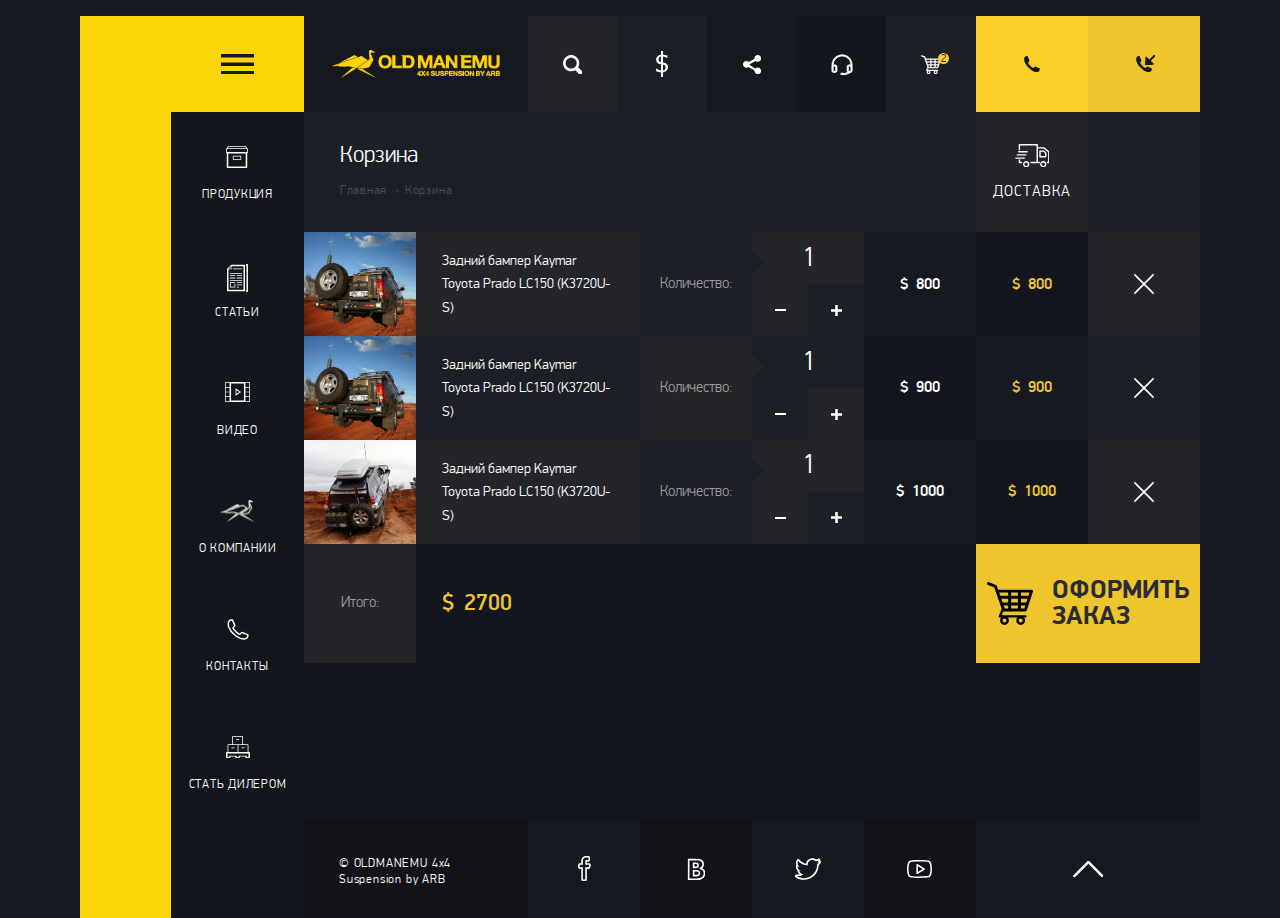
<file: docs/basket.html>
<!DOCTYPE html>
<html lang="ru">
<head>
<meta charset="utf-8">
<title>oldmanemu</title>
<meta http-equiv="X-UA-Compatible" content="IE=edge,chrome=1">
<meta name="viewport" content="width=device-width, initial-scale=1, maximum-scale=1, user-scalable=no">
<link rel="shortcut icon" href="favicon.ico" type="image/x-icon">
<link rel="icon" href="favicon.ico" type="image/x-icon">
<!-- Latest compiled and minified CSS -->
<link rel="stylesheet" href="css/normalize.css" />
<link rel="stylesheet" href="css/style.css" type="text/css">
</head>
<body class="page-basket">

<section class="main-section">
	<div class="topScroll"></div>
	<div class="content">
	
	<div class="main-content">
		<div class="section-left xs-hidden">
			<div class="section-left-content">
				<div class="burger-box">
					<span class="burger-nav mobile-nav"></span>
					<span class="burger-nav m2Lavel"></span>
				</div>
				<ul class="main-nav">
					<li>
						<a href="#" class="menuOpen">
							<span>
								<i class="i-nav-1"></i>
								<span>
									<span data-hover="Продукция">Продукция</span>
								</span>
							</span>
						</a>
					</li>					
					<li>
						<a href="articles.html">
							<span>
								<i class="i-nav-2"></i>
								<span>
									<span data-hover="Статьи">Статьи</span>
								</span>
							</span>
						</a>
					</li>					
					<li>
						<a href="video.html">
							<span>
								<i class="i-nav-3"></i>
								<span>
									<span data-hover="Видео">Видео</span>
								</span>
							</span>
						</a>
					</li>					
					<li>
						<a href="#">
							<span>
								<i class="i-nav-4"></i>
								<span>
									<span data-hover="О компании">О компании</span>
								</span>
							</span>
						</a>
					</li>					
					<li>
						<a href="contacts.html">
							<span>
								<i class="i-nav-5"></i>
								<span>
									<span data-hover="Контакты">Контакты</span>
								</span>
							</span>
						</a>
					</li>					
					<li>
						<a href="single-page.html">
							<span>
								<i class="i-nav-6"></i>
								<span>
									<span data-hover="Cтать дилером">Cтать дилером</span>
								</span>
							</span>
						</a>
					</li>
				</ul>								
			</div><!--/.section-left-content-->
		</div><!-- /.section-left -->
		
		<div class="section-content">
			<header>
				<div class="header-top">
				<div class="burger-box xs-visible">
					<a href="#" data-box="callBox" class="modal-link callModal order-call">
						<i class="phone-2"></i> 
						<span class="i-txt">Заказ звонка</span>
					</a>					
				</div>				
					<div class="logo"><a href="home.html"><img src="images/logo.png" alt="#"></a></div>
					<ul class="header-phones">
						<li>
							<a href="#" data-box="list-phones" class="modal-link">
								<i class="phone-1"></i>
								<span class="i-txt">Телефоны</span>
							</a>
						</li>
						<li class="xs-hidden">
							<a href="#" data-box="callBox" class="modal-link callModal">
								<i class="phone-2"></i>
								<span class="i-txt">Заказ звонка</span>
							</a>
						</li>
					</ul>
				</div>
				<ul class="header-bottom h-bottom-col-5">
					<li>
						<a href="#" class="i-btn-search modal-link" data-box="search-box">
							<i></i>
							<span class="i-txt">Поиск</span>
						</a>
					</li>
					<li id="selectCurrency">
						<a href="#" class="i-currency dollar">
							<span></span>
							<span class="i-txt">Валюта</span>	
						</a>
						<ul class="drop drop-currency">
							<li data-value="₴" class="grivna"><span><i>₴</i> <span>В гривнах</span></span></li>
							<li data-value="$" class="dollar"><span><i>$</i> <span>В долларах</span></span></li>
						</ul>
						<input type="hidden" id="valCurrency">
					</li>
					<li>
						<a href="#" class="i-share share-btn">
							<i></i>
							<span class="i-txt">Расшарить</span>
						</a>
						<ul class="drop drop-share">
							<li><a href="#" class="i-fb"><i></i></a></li>
							<li><a href="#" class="i-vk"><i></i></a></li>
							<li><a href="#" class="i-tw"><i></i></a></li>
						</ul>						
					</li>
					<li>
						<a href="#" data-box="consultant" class="i-consultant modal-link">
							<i></i>
							<span class="i-txt">Консультация</span>
						</a>
					</li>
					<li class="item-cart">
						<a href="#" class="i-header-cart">
							<i>
								<span class="h-cart-col">2</span>
							</i>
						</a>
						<div class="header__cart">
							<form action="#" method="post" id="basketForm">
								<ul class="h-cart-list">
									<li class="h-list-item">
										<div class="h-list-title">
											<a href="#">Задний бампер Kaymar Toyota Prado LC150 (K3720U-S)</a>
										</div>
										<div class="h-list-calc">
											<input type="hidden" name="prCount[]" class="h-list-count" value="1">
											<div class="h-calc-val">1</div>
											<div class="h-calc-btn">
												<span class="h-calc-minus h-calc-btn"></span>
												<span class="h-calc-plus h-calc-btn"></span>
											</div>
										</div>
										<div class="h-list-price">
											<span class="h-price-cur">$</span><span class="h-pr-sum">1578</span>
											<input type="hidden" name="prSum[]" class="h-list-sum" value="1578" data-sum="1578">
										</div>
										<div class="h-list-action">
											<div class="h-list-del"></div>
										</div>
									</li>
									<li class="h-list-item">
										<div class="h-list-title">
											<a href="#">Задний бампер Kaymar Toyota Prado LC150 (K3720U-S)</a>
										</div>
										<div class="h-list-calc">
											<input type="hidden" name="prCount[]" class="h-list-count" value="1">
											<div class="h-calc-val">1</div>
											<div class="h-calc-btn">
												<span class="h-calc-minus h-calc-btn"></span>
												<span class="h-calc-plus h-calc-btn"></span>
											</div>
										</div>
										<div class="h-list-price">
											<span class="h-price-cur">$</span><span class="h-pr-sum">789</span>
											<input type="hidden" name="prSum[]" class="h-list-sum" value="789" data-sum="789">
										</div>
										<div class="h-list-action">
											<div class="h-list-del"></div>
										</div>
									</li>
								</ul>
								<div class="h-cart-action">
									<a href="#" class="btn"><span>В корзину</span></a>
									<a href="#" class="btn"><span>Оформить  заказ</span></a>
								</div>
							</form>
						</div><!-- /.header__cart -->
					</li>
				</ul>
			</header>
				
						<div class="pageTitleBox" data-ix="fade-from-left">
							<div class="pt-left pt-left-3" data-ix="fade-from-left-2">
								<div class="title">
									<h1>Корзина</h1>
								</div>
								<div class="breadcrumb-box" data-ix="fade-from-right">
									<ul class="breadcrumb">
										<li><a href="#" class="d-hover"><span data-hover="Главная">Главная</span></a></li>
										<li><span>Корзина</span></li>
									</ul>									
								</div>
							</div>

							<div class="pt-right pt-rightV pt-right2 b-pt-right">
								<ul class="pt-list list-view">
									<li class="v-l" data-ix="fade-from-bottom">
										<a href="delivery.html">
										<span class="sl-box sl-2 pt-icon-1">
											<i></i> 
											<span><span data-hover="Доставка">Доставка</span></span>
										</span>
										</a>
									</li>
									<li class="active v-b" data-ix="fade-from-bottom-2">
										<a href="payment.html">
										<span class="sl-box sl-1 pt-icon-2">
											<i></i> 
											<span><span data-hover="Оплата">Оплата</span></span>
										</span>
										</a>
									</li>
								</ul>
							</div>
						</div><!-- /.pageTitleBox -->	

				
				<div class="single-container">
					<div class="basket__container">
						<form action="#" method="post" id="basketFormPage">

							<div class="basket-col">
								<div class="b-col-img">
									<a href="#">
										<img src="images/product/pr22.jpg" alt="#" class="img-responsive">
									</a>
								</div>
								<div class="b-col-title">
									<span>
										<a href="#">Задний бампер Kaymar Toyota Prado LC150 (K3720U-S)</a>										
									</span>
								</div>
								<div class="b-col-text"><span>Количество:</span></div>
								<div class="b-col-price">
									<span class="b-price-cur">$</span><span class="b-pr-sum">800</span>
								</div>
								<div class="b-col-total">
									<span class="b-price-cur">$</span><span class="b-pr-sum">800</span>
									<input type="hidden" name="prSum[]" class="b-col-sum" value="800" data-sum="800">
								</div>
								<div class="b-col-calc">
									<div class="b-col-val">
										<span>1</span>
										<input type="hidden" value="1" class="b-col-count">
									</div>
									<div class="b-col-btn">
										<span class="b-calc-minus b-calc-btn"></span>
										<span class="b-calc-plus b-calc-btn"></span>
									</div>									
								</div>								
								<div class="b-col-delet"></div>
							</div><!-- /.basket-col -->

							<div class="basket-col">
								<div class="b-col-img">
									<a href="#">
										<img src="images/product/pr22.jpg" alt="#" class="img-responsive">
									</a>
								</div>
								<div class="b-col-title">
									<span>
										<a href="#">Задний бампер Kaymar Toyota Prado LC150 (K3720U-S)</a>										
									</span>
								</div>
								<div class="b-col-text"><span>Количество:</span></div>
								<div class="b-col-price">
									<span class="b-price-cur">$</span><span class="b-pr-sum">900</span>
								</div>
								<div class="b-col-total">
									<span class="b-price-cur">$</span><span class="b-pr-sum">900</span>
									<input type="hidden" name="prSum[]" class="b-col-sum" value="900" data-sum="900">
								</div>
								<div class="b-col-calc">
									<div class="b-col-val">
										<span>1</span>
										<input type="hidden" value="1" class="b-col-count">
									</div>
									<div class="b-col-btn">
										<span class="b-calc-minus b-calc-btn"></span>
										<span class="b-calc-plus b-calc-btn"></span>
									</div>									
								</div>								
								<div class="b-col-delet"></div>
							</div><!-- /.basket-col -->
							<div class="basket-col">
								<div class="b-col-img">
									<a href="#">
										<img src="images/product/pr27.jpg" alt="#" class="img-responsive">
									</a>
								</div>
								<div class="b-col-title">
									<span>
										<a href="#">Задний бампер Kaymar Toyota Prado LC150 (K3720U-S)</a>										
									</span>
								</div>
								<div class="b-col-text"><span>Количество:</span></div>
								<div class="b-col-price">
									<span class="b-price-cur">$</span><span class="b-pr-sum">1000</span>
								</div>
								<div class="b-col-total">
									<span class="b-price-cur">$</span><span class="b-pr-sum">1000</span>
									<input type="hidden" name="prSum[]" class="b-col-sum" value="1000" data-sum="1000">
								</div>
								<div class="b-col-calc">
									<div class="b-col-val">
										<span>1</span>
										<input type="hidden" value="1" class="b-col-count">
									</div>
									<div class="b-col-btn">
										<span class="b-calc-minus b-calc-btn"></span>
										<span class="b-calc-plus b-calc-btn"></span>
									</div>									
								</div>								
								<div class="b-col-delet"></div>
							</div><!-- /.basket-col -->
							<div class="basket__itog">
								<div class="b-col-text"><span>Итого: </span></div>
								<div class="b-itog-sum">
									<span class="b-price-cur">$</span><span class="b-pr-sum">2700</span>
									<input type="hidden" name="allSum" class="itogSum">
								</div>
								<div class="b-itog-action">
									<button type="submit" class="itog-btn">
										<i class="itog-btn-img"></i>
										<span class="itog-btn-text">Оформить заказ</span>
									</button>
								</div>
							</div>
							<div class="simple-text b-simple-text">
								<p data-ix="fade-scroll-top-200"><span>Ваша корзина пуста</span></p>
							</div>							
						</form>

					</div><!-- /.basket__container -->
				</div><!-- /.single-container -->
			

					
			
			<div class="section-modal"> <!-- style="display: block;" -->
				
				
				<ul class="list-phones box-modal">
					<li>
						<div><span>Днепр</span><a href="tel:0679452700">(067) 945-27-00</a></div>
					</li>
					<li>
						<div><span>Днепр</span><a href="tel:0632561580">(063) 256-15-80</a></div>
					</li>
					<li>
						<div><span>Киев</span><a href="tel:0442336580">(044) 233-65-80</a></div>
					</li>
					<li>
						<div><a href="#callOrder" class="modal-open"><span>Заказать</span> <span>звонок</span></a></div>
					</li>
				</ul><!-- /.list-phones -->
				
				<div class="search-box box-modal">									
					<div class="search-form">
						<form action="#" method="#">
							<div class="form-control-box">
								<input type="text" class="form-control" placeholder="Введите ключевые слова для поиска">
								<div class="error-text"><span>Пожалуйста, заполните поле</span></div>
							</div>
							<div class="form-control-action">
								<button type="submit" class="btn-sub"><span class="icon-search"></span></button>
							</div>
						</form>
					</div>
				</div><!-- /.search-box -->

				<div class="consultant box-modal">
					<div class="consultant-online">
						<span class="consultant-title">Консультация онлайн</span>
							<span class="consult-close close"></span>
						<div class="consult-form">
							<form action="#" method="post">
								<div class="consult-control-box">
									<input type="text" class="form-control" placeholder="Ваше имя">
									<div class="error-text"><span>Пожалуйста, заполните поле</span></div>
								</div>
								<div class="consult-control-box">
									<input type="text" class="form-control" placeholder="Номер вашего телефона">
									<div class="error-text"><span>Пожалуйста, заполните поле</span></div>
								</div>
								<div class="consult-control-box">
									<textarea class="form-control" placeholder="Опишите вкратце возникшую проблему"></textarea>
									<div class="error-text"><span>Пожалуйста, заполните поле</span></div>
								</div>
								<div class="consult-control-box">
									<button type="submit" class="btn-sub consult-btn"><span>Отправить</span></button>
								</div>
							</form>
						</div>
					</div>
				</div><!-- /.consultant -->


				<div class="callBox box-modal">
					<div class="consultant-online">
						<span class="consultant-title">Мы Вам перезвоним</span>
							<span class="call-close close"></span>
						<div class="consult-form">
							<form action="#" method="post">
								<div class="consult-control-box">
									<input type="text" class="form-control" placeholder="Ваше имя">
									<div class="error-text"><span>Пожалуйста, заполните поле</span></div>
								</div>
								<div class="consult-control-box error">
									<input type="text" class="form-control" placeholder="Номер вашего телефона">
									<div class="error-text"><span>Пожалуйста, заполните поле</span></div>
								</div>
								<div class="consult-control-box">
									<input type="text" class="form-control" placeholder="Когда и во сколько Вам удобно позвонить?">
									<div class="error-text"><span>Пожалуйста, заполните поле</span></div>
								</div>								
								<div class="consult-control-box">
									<button type="submit" class="btn-sub consult-btn"><span>Отправить</span></button>
								</div>
							</form>
						</div>
					</div>
				</div><!-- /.consultant -->				

			</div><!-- /.section-modal -->
			
			


		<div class="menu__container">
			<div class="menu__content">

                <ul class="main-nav mainNavMobile">
                    <li>
                        <a href="#" data-box="prCatMobile" class="cat-menu mobile-link">
                            <span>
                                <i class="i-nav-1"></i>
                                <span>
                                    <span data-hover="Продукция">Продукция</span>
                                </span>
                            </span>
                        </a>
                    </li>                   
                    <li>
                        <a href="#">
                            <span>
                                <i class="i-nav-2"></i>
                                <span>
                                    <span data-hover="Статьи">Статьи</span>
                                </span>
                            </span>
                        </a>
                    </li>                   
                    <li>
                        <a href="video.html">
                            <span>
                                <i class="i-nav-3"></i>
                                <span>
                                    <span data-hover="Видео">Видео</span>
                                </span>
                            </span>
                        </a>
                    </li>                   
                    <li>
                        <a href="#">
                            <span>
                                <i class="i-nav-4"></i>
                                <span>
                                    <span data-hover="О компании">О компании</span>
                                </span>
                            </span>
                        </a>
                    </li>                   
                    <li>
                        <a href="contacts.html">
                            <span>
                                <i class="i-nav-5"></i>
                                <span>
                                    <span data-hover="Контакты">Контакты</span>
                                </span>
                            </span>
                        </a>
                    </li>                   
                    <li>
                        <a href="single-page.html">
                            <span>
                                <i class="i-nav-6"></i>
                                <span>
                                    <span data-hover="Cтать дилером">Cтать дилером</span>
                                </span>
                            </span>
                        </a>
                    </li>                    
                    <li>
                        <a href="payment.html">
                            <span>
                                <i class="i-nav-8"></i>
                                <span>
                                    <span data-hover="Оплата">Оплата</span>
                                </span>
                            </span>
                        </a>
                    </li>                    
                    <li>
                        <a href="delivery.html">
                            <span>
                                <i class="i-nav-7"></i>
                                <span>
                                    <span data-hover="Доставка">Доставка</span>
                                </span>
                            </span>
                        </a>
                    </li>
                </ul>
	

				<ul class="product-cat prCatMobile">
					<li>
						<a href="#" data-sub="sm2" class="link-sub"><span class="pr-catImg loader catImgM"><img src="images/categories/cat1.jpg" alt="#"></span>
						<span class="pr-catLink"><span>Экстерьер</span></span></a>
					</li>
					<li>
						<a href="#" data-sub="sm1" class="link-sub"><span class="pr-catImg loader catImgM"><img src="images/categories/cat2.jpg" alt="#"></span>
						<span class="pr-catLink"><span>Подвеска</span></span></a>
					</li>
					<li>
						<a href="#"><span class="pr-catImg loader catImgM"><img src="images/categories/cat3.jpg" alt="#"></span>
						<span class="pr-catLink"><span>Лебедки</span></span></a>
					</li>
					<li>
						<a href="#"><span class="pr-catImg loader catImgM"><img src="images/categories/cat4.jpg" alt="#"></span>
						<span class="pr-catLink"><span>Колеса и тормоза</span></span></a>
					</li>
					<li>
						<a href="#"><span class="pr-catImg loader catImgM"><img src="images/categories/cat5.jpg" alt="#"></span>
						<span class="pr-catLink"><span>Трансмиссия</span></span></a>
					</li>
					<li>
						<a href="#"><span class="pr-catImg loader catImgM"><img src="images/categories/cat6.jpg" alt="#"></span>
						<span class="pr-catLink"><span>Оптика</span></span></a>
					</li>
					<li>
						<a href="#"><span class="pr-catImg loader catImgM"><img src="images/categories/cat7.jpg" alt="#"></span>
						<span class="pr-catLink"><span>Такелаж</span></span></a>
					</li>
					<li>
						<a href="#"><span class="pr-catImg loader catImgM"><img src="images/categories/cat8.jpg" alt="#"></span>
						<span class="pr-catLink"><span>Путешествие и туризм</span></span></a>
					</li>
				</ul><!-- /.product-cat -->
				
				<div class="subMenuBox">
					<ul class="subMenu-2 sm1">
						<li><a href="#"><span>Амортизаторы Old Man Emu BP-51</span></a></li>
						<li><a href="#"><span>Бамперы задние KAYMAR</span></a></li>
						<li><a href="#"><span>Защита днища автомобиля ARB</span></a></li>
						<li><a href="#"><span>Расширители ступицы Hofmann</span></a></li>
						<li><a href="#"><span>Тормозные диски DBA</span></a></li>
						<li><a href="#"><span>Тормозные колодки HAWK</span></a></li>
						<li><a href="#"><span>Подвеска для внедорожников</span></a></li>
						<li><a href="#"><span>Амортизаторы old man emu Nitrocharger</span></a></li>
						<li><a href="#"><span>Амортизаторы old man emu Nitrocharger sport</span></a></li>
						<li><a href="#"><span>Амортизаторы old man emu Nitrocharger Sport Nitro Milosa</span></a></li>
						<li><a href="#"><span>Пружины</span></a></li>
						<li><a href="#"><span>Рессорные серьги old man emu</span></a></li>
						<li><a href="#"><span>Торсионы old man emu</span></a></li>
						<li><a href="#"><span>Рессоры old man emu</span></a></li>
						<li><a href="#"><span>Бампера ARB</span></a></li>
						<li><a href="#"><span>Бампера ARB</span></a></li>
						<li><a href="#"><span>Амортизаторы Old Man Emu BP-51</span></a></li>
						<li><a href="#"><span>Бамперы задние KAYMAR</span></a></li>
						<li><a href="#"><span>Защита днища автомобиля ARB</span></a></li>
						<li><a href="#"><span>Расширители ступицы Hofmann</span></a></li>
						<li><a href="#"><span>Тормозные диски DBA</span></a></li>
					</ul>					

					<ul class="subMenu-2 sm2">
						<li><a href="#"><span>Бампера ARB</span></a></li>
						<li><a href="#"><span>Бампера ARB</span></a></li>
						<li><a href="#"><span>Амортизаторы Old Man Emu BP-51</span></a></li>
						<li><a href="#"><span>Бамперы задние KAYMAR</span></a></li>
						<li><a href="#"><span>Защита днища автомобиля ARB</span></a></li>
						<li><a href="#"><span>Расширители ступицы Hofmann</span></a></li>
						<li><a href="#"><span>Тормозные диски DBA</span></a></li>
						<li><a href="#"><span>Амортизаторы Old Man Emu BP-51</span></a></li>
						<li><a href="#"><span>Бамперы задние KAYMAR</span></a></li>
						<li><a href="#"><span>Защита днища автомобиля ARB</span></a></li>
						<li><a href="#"><span>Расширители ступицы Hofmann</span></a></li>
						<li><a href="#"><span>Тормозные диски DBA</span></a></li>
						<li><a href="#"><span>Тормозные колодки HAWK</span></a></li>
						<li><a href="#"><span>Подвеска для внедорожников</span></a></li>
						<li><a href="#"><span>Амортизаторы old man emu Nitrocharger</span></a></li>
						<li><a href="#"><span>Амортизаторы old man emu Nitrocharger sport</span></a></li>
						<li><a href="#"><span>Амортизаторы old man emu Nitrocharger Sport Nitro Milosa</span></a></li>
						<li><a href="#"><span>Пружины</span></a></li>
					</ul>					

				</div><!-- /.subMenuBox -->


			</div>
		</div><!-- /.menu__container -->		

		</div><!-- /.section-content -->

		<footer>
			<ul class="soc-list">
				<li data-ix="nav-f-1"><a href="#"><i class="icon-fb"></i></a></li>
				<li data-ix="nav-f-2"><a href="#"><i class="icon-vk"></i></a></li>
				<li data-ix="nav-f-3"><a href="#"><i class="icon-tw"></i></a></li>
				<li data-ix="nav-f-4"><a href="#"><i class="icon-yt"></i></a></li>
			</ul>
			<div class="footer-bottom">
				<div class="copy" data-ix="fade-scroll-left">
					<span>&copy; OLDMANEMU 4x4 Suspension by ARB</span>
				</div>
				<div class="btn-top" data-ix="fade-scroll-right"></div>				
			</div>
		</footer>
	
	</div><!-- /.main-content -->

	</div><!-- /.content -->	
</section><!--/.main-section -->

<div id="callOrder" class="mfp-hide">
    <div class="modal__container">
					<div class="consultant-online">
						<span class="consultant-title">Мы Вам перезвоним</span>
							<span class="close mfp-close"></span>
						<div class="consult-form">
							<form action="#" method="post">
								<div class="consult-control-box">
									<input type="text" class="form-control" placeholder="Ваше имя">
									<div class="error-text"><span>Пожалуйста, заполните поле</span></div>
								</div>
								<div class="consult-control-box error">
									<input type="text" class="form-control" placeholder="Номер вашего телефона">
									<div class="error-text"><span>Пожалуйста, заполните поле</span></div>
								</div>
								<div class="consult-control-box">
									<input type="text" class="form-control" placeholder="Когда и во сколько Вам удобно позвонить?">
									<div class="error-text"><span>Пожалуйста, заполните поле</span></div>
								</div>								
								<div class="consult-control-box">
									<button type="submit" class="btn-sub consult-btn"><span>Отправить</span></button>
								</div>
							</form>
						</div>
					</div>
    </div><!-- /.modal__container -->
</div>




<script src="js/jquery.min.js"></script>
<!--[if lt IE 9]>      
    <script src="http://html5shiv.googlecode.com/svn/trunk/html5.js "></script>
    <script src="https://oss.maxcdn.com/html5shiv/3.7.2/html5shiv.min.js"></script>
    <script src="https://oss.maxcdn.com/respond/1.4.2/respond.min.js"></script>
    <script src="http://ie7-js.googlecode.com/svn/version/2.1(beta4)/IE9.js"></script>
    <script src="http://cdnjs.cloudflare.com/ajax/libs/placeholders/3.0.2/placeholders.min.js"></script>  
<![endif]-->   
<script src="js/slick.min.js"></script>
<script src="js/jquery.magnific-popup.min.js"></script>
<script src="js/jquery.scrollTo-min.js"></script>
<script src="js/script.js"></script>  
<script src="js/webflow.js"></script>
<script src="js/modernizr.js"></script>
</body>
</html>
</file>
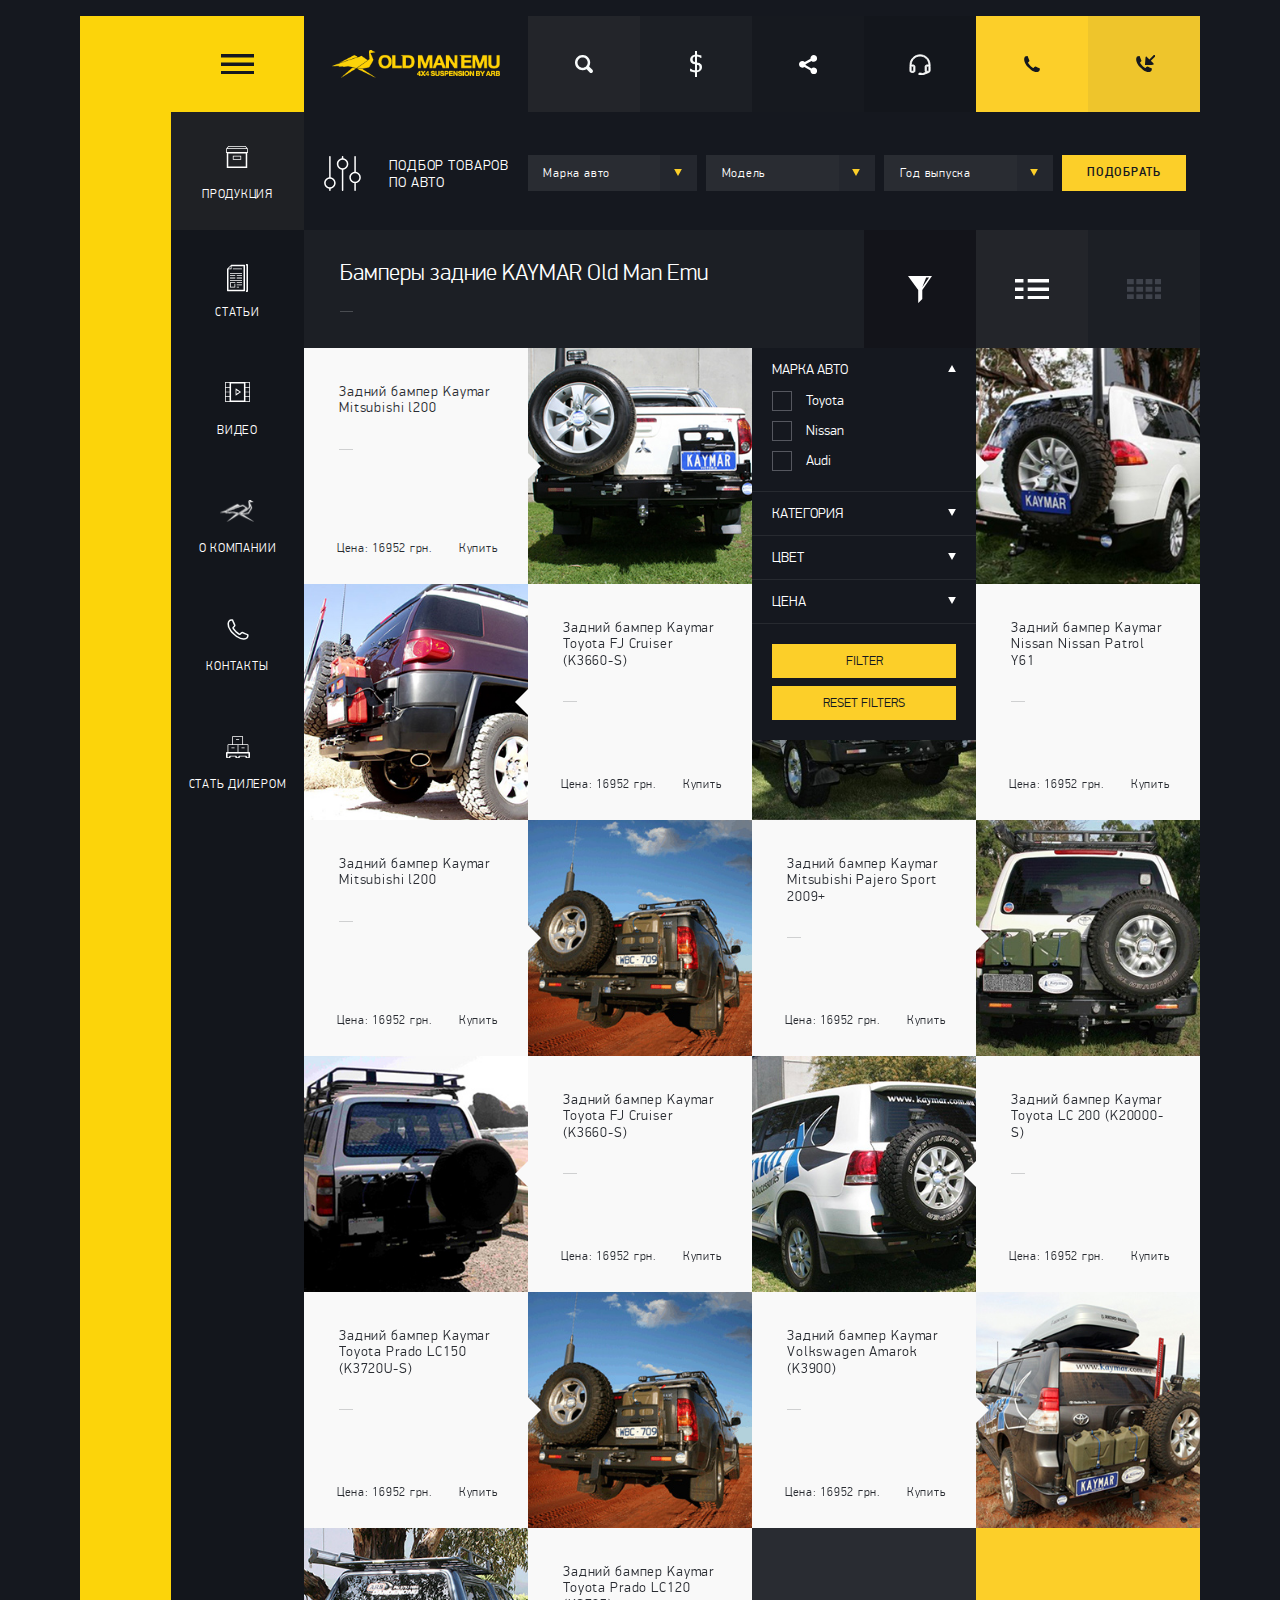
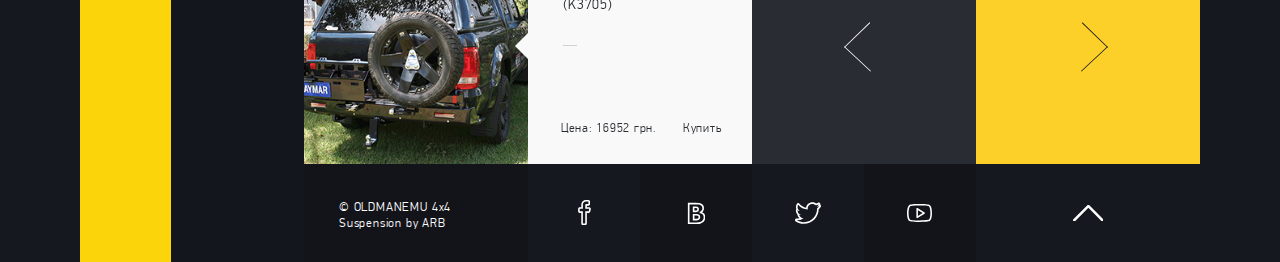
<file: docs/category3-filter.html>
<!DOCTYPE html>
<html lang="ru">
<head>
<meta charset="utf-8">
<title>oldmanemu</title>
<meta http-equiv="X-UA-Compatible" content="IE=edge,chrome=1">
<meta name="viewport" content="width=device-width, initial-scale=1, maximum-scale=1, user-scalable=no">
<link rel="shortcut icon" href="favicon.ico" type="image/x-icon">
<link rel="icon" href="favicon.ico" type="image/x-icon">
<!-- Latest compiled and minified CSS -->
<link rel="stylesheet" href="css/normalize.css" />
<!-- new_cod -->
<link rel="stylesheet" href="css/ion.rangeSlider.css" />
<!-- /.new_cod -->
<link rel="stylesheet" href="css/style.css" type="text/css">
</head>
<body class="page-search-results">

<section class="main-section">
	<div class="topScroll"></div>
	<div class="content">
	
	<div class="main-content">
		<div class="section-left xs-hidden">
			<div class="section-left-content">
				<div class="burger-box">
					<span class="burger-nav mobile-nav"></span>
					<span class="burger-nav m2Lavel"></span>
				</div>
				<ul class="main-nav">
					<li>
						<a href="#" class="menuOpen active-page">
							<span>
								<i class="i-nav-1"></i>
								<span>
									<span data-hover="Продукция">Продукция</span>
								</span>
							</span>
						</a>
					</li>					
					<li>
						<a href="articles.html">
							<span>
								<i class="i-nav-2"></i>
								<span>
									<span data-hover="Статьи">Статьи</span>
								</span>
							</span>
						</a>
					</li>					
					<li>
						<a href="video.html">
							<span>
								<i class="i-nav-3"></i>
								<span>
									<span data-hover="Видео">Видео</span>
								</span>
							</span>
						</a>
					</li>					
					<li>
						<a href="#">
							<span>
								<i class="i-nav-4"></i>
								<span>
									<span data-hover="О компании">О компании</span>
								</span>
							</span>
						</a>
					</li>					
					<li>
						<a href="contacts.html">
							<span>
								<i class="i-nav-5"></i>
								<span>
									<span data-hover="Контакты">Контакты</span>
								</span>
							</span>
						</a>
					</li>					
					<li>
						<a href="single-page.html">
							<span>
								<i class="i-nav-6"></i>
								<span>
									<span data-hover="Cтать дилером">Cтать дилером</span>
								</span>
							</span>
						</a>
					</li>
				</ul>							
			</div><!--/.section-left-content-->
		</div><!-- /.section-left -->
		
		<div class="section-content">
			<header>
				<div class="header-top">
				<div class="burger-box xs-visible">
					<span class="burger-nav mobile-nav"></span>
					<span class="burger-nav m2Lavel"></span>
				</div>				
					<div class="logo"><a href="home.html"><img src="images/logo.png" alt="#"></a></div>
					<ul class="header-phones">
						<li>
							<a href="#" data-box="list-phones" class="modal-link">
								<i class="phone-1"></i>
								<span class="i-txt">Телефоны</span>
							</a>
						</li>
						<li class="xs-hidden">
							<a href="#" data-box="callBox" class="modal-link callModal">
								<i class="phone-2"></i>
								<span class="i-txt">Заказ звонка</span>
							</a>
						</li>
					</ul>
				</div>
				<ul class="header-bottom">
					<li>
						<a href="#" class="i-btn-search modal-link" data-box="search-box">
							<i></i>
							<span class="i-txt">Поиск</span>
						</a>
					</li>
					<li id="selectCurrency">
						<a href="#" class="i-currency dollar">
							<span></span>
							<span class="i-txt">Валюта</span>	
						</a>
						<ul class="drop drop-currency">
							<li data-value="₴" class="grivna"><span><i>₴</i> <span>В гривнах</span></span></li>
							<li data-value="$" class="dollar"><span><i>$</i> <span>В долларах</span></span></li>
						</ul>
						<input type="hidden" id="valCurrency">
					</li>
					<li>
						<a href="#" class="i-share share-btn">
							<i></i>
							<span class="i-txt">Расшарить</span>
						</a>
						<ul class="drop drop-share">
							<li><a href="#" class="i-fb"><i></i></a></li>
							<li><a href="#" class="i-vk"><i></i></a></li>
							<li><a href="#" class="i-tw"><i></i></a></li>
						</ul>						
					</li>
					<li>
						<a href="#" data-box="consultant" class="i-consultant modal-link">
							<i></i>
							<span class="i-txt">Консультация</span>
						</a>
					</li>
				</ul>
			</header>
				
				<div class="podbor-container">

				<div class="podbor-title"><span class="open-accordion">ПодБОР товарОВ <br> по авто</span></div>		

							<div class="podbor-content podbor-accordion">								
								<form action="#" method="post">
									<div class="control-form control-select">
										<div class="select-box" id="select1">
											<span class="slct"><span>Марка авто</span></span>
											<ul class="drop-select">
												<li data-value="Ford"><span>Ford</span></li>
												<li data-value="Jeep"><span>Jeep</span></li>
												<li data-value="Land Rover"><span>Land Rover</span></li>
												<li data-value="Mercedes"><span>Mercedes</span></li>
												<li data-value="Mitsubishi"><span>Mitsubishi</span></li>
												<li data-value="Nissan"><span>Nissan</span></li>
												<li data-value="Toyota"><span>Toyota</span></li>
												<li data-value="Volkswagen"><span>Volkswagen</span></li>
											</ul>
											<input type="hidden" id="valSelect1">
										</div>
									</div>
									<div class="control-form control-select">
										<div class="select-box" id="select2">
											<span class="slct"><span>Модель</span></span>
											<ul class="drop-select">
												<li data-value="Ford"><span>Ford</span></li>
												<li data-value="Jeep"><span>Jeep</span></li>
												<li data-value="Land Rover"><span>Land Rover</span></li>
												<li data-value="Mercedes"><span>Mercedes</span></li>
												<li data-value="Mitsubishi"><span>Mitsubishi</span></li>
												<li data-value="Nissan"><span>Nissan</span></li>
												<li data-value="Toyota"><span>Toyota</span></li>
												<li data-value="Volkswagen"><span>Volkswagen</span></li>
											</ul>
											<input type="hidden" id="valSelect2">
										</div>
									</div>
									<div class="control-form control-select">
										<div class="select-box" id="select3">
											<span class="slct"><span>Год выпуска</span></span>
											<ul class="drop-select">
												<li data-value="Ford"><span>Ford</span></li>
												<li data-value="Jeep"><span>Jeep</span></li>
												<li data-value="Land Rover"><span>Land Rover</span></li>
												<li data-value="Mercedes"><span>Mercedes</span></li>
												<li data-value="Mitsubishi"><span>Mitsubishi</span></li>
												<li data-value="Nissan"><span>Nissan</span></li>
												<li data-value="Toyota"><span>Toyota</span></li>
												<li data-value="Volkswagen"><span>Volkswagen</span></li>
											</ul>
											<input type="hidden" id="valSelect3">
										</div>
									</div>
									<div class="control-form">
										<button type="submmit" class="btn"><span>Подобрать</span></button>
									</div>		
								</form>										
							</div><!-- /.podbor-content -->	

					</div><!-- /.podbor-container -->	
					
					<!-- new-cod new_class pageTitleBox-filter -->
						<div class="pageTitleBox pageTitleBox-filter">
							<div class="pt-left">
								<div class="title" data-ix="fade-from-left-2">
									<h1>Бамперы задние KAYMAR Old Man Emu</h1>
								</div>
								<span class="hr" data-ix="fade-from-right"></span>
							</div>

							<!-- new_cod -->
							<div class="filter__content is-active is-show">
								<div class="filter__btn">
									<i class="icon-filter"></i>
								</div><!-- /.filter__btn -->

								<div class="filter__box">
									<form action="#" method="post" class="filter___form">

									<div class="filter__collapse is-active">
										<div class="collapse__btn is-active">
											<span class="collapse-btn-title">Марка авто</span>
										</div>
										<div class="collapse__content">
											<ul class="filter__list">
												<li class="filter-item">
													<input type="checkbox" id="checkFilter1" class="filter__check">
													<label for="checkFilter1" class="filter__label">Toyota</label>
												</li>
												<li class="filter-item">
													<input type="checkbox" id="checkFilter2" class="filter__check">
													<label for="checkFilter2" class="filter__label">Nissan</label>
												</li>
												<li class="filter-item">
													<input type="checkbox" id="checkFilter3" class="filter__check">
													<label for="checkFilter3" class="filter__label">Audi</label>
												</li>
											</ul>
										</div>
									</div>

									<div class="filter__collapse">
										<div class="collapse__btn">
											<span class="collapse-btn-title">Категория</span>
										</div>
										<div class="collapse__content">
											<ul class="filter__list">
												<li class="filter-item">
													<input type="checkbox" id="checkCat1" class="filter__check">
													<label for="checkCat1" class="filter__label">Категория 1</label>
												</li>
												<li class="filter-item">
													<input type="checkbox" id="checkCat2" class="filter__check">
													<label for="checkCat2" class="filter__label">Категория 2</label>
												</li>
												<li class="filter-item">
													<input type="checkbox" id="checkCat3" class="filter__check">
													<label for="checkCat3" class="filter__label">Категория 3</label>
												</li>
											</ul>
										</div>
									</div>

									<div class="filter__collapse">
										<div class="collapse__btn">
											<span class="collapse-btn-title">Цвет</span>
										</div>
										<div class="collapse__content">
											<ul class="filter__list">
												<li class="filter-item">
													<input type="checkbox" id="checkColor1" class="filter__check" checked>
													<label for="checkColor1" class="filter__label">Белый</label>
												</li>
												<li class="filter-item">
													<input type="checkbox" id="checkColor2" class="filter__check" checked>
													<label for="checkColor2" class="filter__label">Серый металлик</label>
												</li>
												<li class="filter-item">
													<input type="checkbox" id="checkColor3" class="filter__check" checked>
													<label for="checkColor3" class="filter__label">Бордовый</label>
												</li>
												<li class="filter-item">
													<input type="checkbox" id="checkColor4" class="filter__check">
													<label for="checkColor4" class="filter__label">Зеленый</label>
												</li>
											</ul>
										</div>
									</div>

									<div class="filter__collapse">
										<div class="collapse__btn">
											<span class="collapse-btn-title">Цена</span>
										</div>
										<div class="collapse__content">
											<div class="filter__price-box">
												<div class="filter__price-top">
													<input type="text" id="priceOt" class="f-price-val">
													<span>-</span>
													<input type="text" id="priceDo" class="f-price-val">
													<span class="f-price-currency">грн</span>
												</div>
												<input id="filterPrice" type="text" name="" value="" />
											</div>
										</div>
									</div>

									<ul class="filter__action">
										<li>
											<button type="button" class="filter-action-btn btn">Filter</button>
										</li>
										<li>
											<button type="button" class="filter-action-btn btn">Reset filters</button>
										</li>
									</ul>

									</form>
								</div><!-- /.filter__box -->
								
							</div>

							<!-- /.new_cod -->

							<div class="pt-right pt-rightV">
								<ul class="pt-list list-view">
									<li class="v-l"><span class="pt-l-box" data-view="view-list"><i class="pt-icon-1 icon-v-list"></i></span></li>
									<li class="active v-b"><span class="pt-l-box" data-view="view-box"><i class="pt-icon-2 icon-v-box"></i></span></li>
								</ul>
							</div>
						</div><!-- /.pageTitleBox -->						

			
			<div class="section-modal"> <!-- style="display: block;" -->
			
				
				<ul class="list-phones box-modal">
					<li>
						<div><span>Днепр</span><a href="tel:0679452700">(067) 945-27-00</a></div>
					</li>
					<li>
						<div><span>Днепр</span><a href="tel:0632561580">(063) 256-15-80</a></div>
					</li>
					<li>
						<div><span>Киев</span><a href="tel:0442336580">(044) 233-65-80</a></div>
					</li>
					<li>
						<div><a href="#callOrder" class="modal-open"><span>Заказать</span> <span>звонок</span></a></div>
					</li>
				</ul><!-- /.list-phones -->
				
				<div class="search-box box-modal">									
					<div class="search-form">
						<form action="#" method="#">
							<div class="form-control-box">
								<input type="text" class="form-control" placeholder="Введите ключевые слова для поиска">
								<div class="error-text"><span>Пожалуйста, заполните поле</span></div>
							</div>
							<div class="form-control-action">
								<button type="submit" class="btn-sub"><span class="icon-search"></span></button>
							</div>
						</form>
					</div>
				</div><!-- /.search-box -->

				<div class="consultant box-modal">
					<div class="consultant-online">
						<span class="consultant-title">Консультация онлайн</span>
							<span class="consult-close close"></span>
						<div class="consult-form">
							<form action="#" method="post">
								<div class="consult-control-box">
									<input type="text" class="form-control" placeholder="Ваше имя">
									<div class="error-text"><span>Пожалуйста, заполните поле</span></div>
								</div>
								<div class="consult-control-box">
									<input type="text" class="form-control" placeholder="Номер вашего телефона">
									<div class="error-text"><span>Пожалуйста, заполните поле</span></div>
								</div>
								<div class="consult-control-box">
									<textarea class="form-control" placeholder="Опишите вкратце возникшую проблему"></textarea>
									<div class="error-text"><span>Пожалуйста, заполните поле</span></div>
								</div>
								<div class="consult-control-box">
									<button type="submit" class="btn-sub consult-btn"><span>Отправить</span></button>
								</div>
							</form>
						</div>
					</div>
				</div><!-- /.consultant -->


				<div class="callBox box-modal">
					<div class="consultant-online">
						<span class="consultant-title">Мы Вам перезвоним</span>
							<span class="call-close close"></span>
						<div class="consult-form">
							<form action="#" method="post">
								<div class="consult-control-box">
									<input type="text" class="form-control" placeholder="Ваше имя">
									<div class="error-text"><span>Пожалуйста, заполните поле</span></div>
								</div>
								<div class="consult-control-box error">
									<input type="text" class="form-control" placeholder="Номер вашего телефона">
									<div class="error-text"><span>Пожалуйста, заполните поле</span></div>
								</div>
								<div class="consult-control-box">
									<input type="text" class="form-control" placeholder="Когда и во сколько Вам удобно позвонить?">
									<div class="error-text"><span>Пожалуйста, заполните поле</span></div>
								</div>								
								<div class="consult-control-box">
									<button type="submit" class="btn-sub consult-btn"><span>Отправить</span></button>
								</div>
							</form>
						</div>
					</div>
				</div><!-- /.consultant -->				

			</div><!-- /.section-modal -->
			
			<div class="section-slider view-box">
				<div class="pr-slider slider">

					<div class="product-slider">


						<div class="product-content color2">
							<div class="product-img loader" data-ix="scale-on-load-delay-200">
								<a href="#">
									<img src="images/product/pr18.jpg" alt="#">
									<i class="product-corner"></i>
								</a>
							</div>						
							<div class="product-box" data-ix="scale-on-load-delay-100">
								<div class="podbor-corner"></div>
								<div class="product-top"><a href="single-item.html" class="pr-title">Задний бампер Kaymar Mitsubishi l200</a></div>
								<div class="product-bottom">
									<span class="product-price">Цена: 16952 грн.</span>
									<a href="order.html" class="product-link d-hover"><span data-hover="Купить">Купить</span></a>
								</div>
								<div class="pr-text">
									<p>Бампер Kaymar - мощная стальная замена хрупкому оригинальному бамперу. 
Бампер Kaymar максимально приближен к линиям кузова и дополняет его пропорции, как оригинальный бампер. <br> Бампер способен нести на себе калитки для запасного колеса, двух колес, дополнительной канистры топлива или все сразу, в зависимости от типа выбраных калиток. Так же на бампер возможна установка крепления для HI-LIFT и телескопической фары заднего хода...</p>
								</div>
							</div>
							<div class="productBox-right" data-ix="fade-scroll-right">
								<ul class="list-inline">
								 	<li class="li-1">
								 		<div class="star-box star-inline singleStar">
								 			<div class="star3">
								 				<span data-star="star1" class="st1 star-btn"></span>
								 				<span data-star="star2" class="st2 star-btn"></span>
								 				<span data-star="star3" class="st3 star-btn"></span>
								 				<span data-star="star4" class="st4 star-btn"></span>
								 				<span data-star="star5" class="st5 star-btn"></span>
								 			</div>
								 		</div>
								 	</li>
								 	<li class="li-2">
								 		<div class="inline-price">
								 			<span>16952</span>
								 			<span>грн.</span>
								 		</div>
								 	</li>
								 	<li class="li-3">
								 		<a href="single-item.html" class="see-link"><span class="see-link-block"><i></i><span><span><span data-hover="Смотреть">Смотреть</span></span></span></span></a>
								 	</li>
								 	<li class="li-4">
								 		<a href="order.html" class="btn-bay">
								 			<span class="btn-bay-box">
								 				<i></i>
								 				<span>Купить</span>
								 			</span>
								 		</a>
								 	</li>
								 </ul> 
							</div>
						</div><!-- /.product-content 1-->							

						<div class="product-content color2">
							<div class="product-img loader" data-ix="scale-on-load-delay-400">
								<a href="#">
									<img src="images/product/pr19.jpg" alt="#">
									<i class="product-corner"></i>
								</a>
							</div>						
							<div class="product-box" data-ix="scale-on-load-delay-300">
								<div class="podbor-corner"></div>
								<div class="product-top"><a href="single-item.html" class="pr-title">Задний бампер Kaymar Mitsubishi Pajero Sport 2009+</a></div>
								<div class="product-bottom">
									<span class="product-price">Цена: 16952 грн.</span>
									<a href="order.html" class="product-link d-hover"><span data-hover="Купить">Купить</span></a>
								</div>
								<div class="pr-text">
									<p>Бампер Kaymar - мощная стальная замена хрупкому оригинальному бамперу. 
Бампер Kaymar максимально приближен к линиям кузова и дополняет его пропорции, как оригинальный бампер. <br> Бампер способен нести на себе калитки для запасного колеса, двух колес, дополнительной канистры топлива или все сразу, в зависимости от типа выбраных калиток. Так же на бампер возможна установка крепления для HI-LIFT и телескопической фары заднего хода...</p>
								</div>								
							</div>
							<div class="productBox-right" data-ix="fade-scroll-right">
								<ul class="list-inline">
								 	<li class="li-1">
								 		<div class="star-box star-inline singleStar">
								 			<div class="star4">
								 				<span data-star="star1" class="st1 star-btn"></span>
								 				<span data-star="star2" class="st2 star-btn"></span>
								 				<span data-star="star3" class="st3 star-btn"></span>
								 				<span data-star="star4" class="st4 star-btn"></span>
								 				<span data-star="star5" class="st5 star-btn"></span>
								 			</div>
								 		</div>
								 	</li>
								 	<li class="li-2">
								 		<div class="inline-price">
								 			<span>16952</span>
								 			<span>грн.</span>
								 		</div>
								 	</li>
								 	<li class="li-3">
								 		<a href="single-item.html" class="see-link"><span class="see-link-block"><i></i><span><span><span data-hover="Смотреть">Смотреть</span></span></span></span></a>
								 	</li>
								 	<li class="li-4">
								 		<a href="order.html" class="btn-bay">
								 			<span class="btn-bay-box">
								 				<i></i>
								 				<span>Купить</span>
								 			</span>
								 		</a>
								 	</li>
								 </ul> 
							</div>						
						</div><!-- /.product-content 2-->							

						<div class="product-content color2">
							<div class="product-img loader" data-ix="scale-on-scroll-delay-100">
								<a href="#">
									<img src="images/product/pr20.jpg" alt="#">
									<i class="product-corner"></i>
								</a>
							</div>						
							<div class="product-box" data-ix="scale-on-scroll-delay-200">
								<div class="podbor-corner"></div>
								<div class="product-top"><a href="single-item.html" class="pr-title">Задний бампер Kaymar Toyota FJ Cruiser (K3660-S)</a></div>
								<div class="product-bottom">
									<span class="product-price">Цена: 16952 грн.</span>
									<a href="order.html" class="product-link d-hover"><span data-hover="Купить">Купить</span></a>
								</div>
								<div class="pr-text">
									<p>Бампер Kaymar - мощная стальная замена хрупкому оригинальному бамперу. 
Бампер Kaymar максимально приближен к линиям кузова и дополняет его пропорции, как оригинальный бампер. <br> Бампер способен нести на себе калитки для запасного колеса, двух колес, дополнительной канистры топлива или все сразу, в зависимости от типа выбраных калиток. Так же на бампер возможна установка крепления для HI-LIFT и телескопической фары заднего хода...</p>
								</div>								
							</div>
							<div class="productBox-right" data-ix="fade-scroll-right">
								<ul class="list-inline">
								 	<li class="li-1">
								 		<div class="star-box star-inline singleStar">
								 			<div class="star5">
								 				<span data-star="star1" class="st1 star-btn"></span>
								 				<span data-star="star2" class="st2 star-btn"></span>
								 				<span data-star="star3" class="st3 star-btn"></span>
								 				<span data-star="star4" class="st4 star-btn"></span>
								 				<span data-star="star5" class="st5 star-btn"></span>
								 			</div>
								 		</div>
								 	</li>
								 	<li class="li-2">
								 		<div class="inline-price">
								 			<span>16952</span>
								 			<span>грн.</span>
								 		</div>
								 	</li>
								 	<li class="li-3">
								 		<a href="single-item.html" class="see-link"><span class="see-link-block"><i></i><span><span><span data-hover="Смотреть">Смотреть</span></span></span></span></a>
								 	</li>
								 	<li class="li-4">
								 		<a href="order.html" class="btn-bay">
								 			<span class="btn-bay-box">
								 				<i></i>
								 				<span>Купить</span>
								 			</span>
								 		</a>
								 	</li>
								 </ul> 
							</div>							
						</div><!-- /.product-content 3-->							

						<div class="product-content color2">
							<div class="product-img loader" data-ix="scale-on-scroll-delay-100">
								<a href="#">
									<img src="images/product/pr21.jpg" alt="#">
									<i class="product-corner"></i>
								</a>
							</div>						
							<div class="product-box" data-ix="scale-on-scroll-delay-200">
								<div class="podbor-corner"></div>
								<div class="product-top"><a href="single-item.html" class="pr-title">Задний бампер Kaymar Nissan Nissan Patrol Y61</a></div>
								<div class="product-bottom">
									<span class="product-price">Цена: 16952 грн.</span>
									<a href="order.html" class="product-link d-hover"><span data-hover="Купить">Купить</span></a>
								</div>
								<div class="pr-text">
									<p>Бампер Kaymar - мощная стальная замена хрупкому оригинальному бамперу. 
Бампер Kaymar максимально приближен к линиям кузова и дополняет его пропорции, как оригинальный бампер. <br> Бампер способен нести на себе калитки для запасного колеса, двух колес, дополнительной канистры топлива или все сразу, в зависимости от типа выбраных калиток. Так же на бампер возможна установка крепления для HI-LIFT и телескопической фары заднего хода...</p>
								</div>								
							</div>
							<div class="productBox-right" data-ix="fade-scroll-right">
								<ul class="list-inline">
								 	<li class="li-1">
								 		<div class="star-box star-inline singleStar">
								 			<div class="star1">
								 				<span data-star="star1" class="st1 star-btn"></span>
								 				<span data-star="star2" class="st2 star-btn"></span>
								 				<span data-star="star3" class="st3 star-btn"></span>
								 				<span data-star="star4" class="st4 star-btn"></span>
								 				<span data-star="star5" class="st5 star-btn"></span>
								 			</div>
								 		</div>
								 	</li>
								 	<li class="li-2">
								 		<div class="inline-price">
								 			<span>16952</span>
								 			<span>грн.</span>
								 		</div>
								 	</li>
								 	<li class="li-3">
								 		<a href="single-item.html" class="see-link"><span class="see-link-block"><i></i><span><span><span data-hover="Смотреть">Смотреть</span></span></span></span></a>
								 	</li>
								 	<li class="li-4">
								 		<a href="order.html" class="btn-bay">
								 			<span class="btn-bay-box">
								 				<i></i>
								 				<span>Купить</span>
								 			</span>
								 		</a>
								 	</li>
								 </ul> 
							</div>						
						</div><!-- /.product-content 4-->							

						<div class="product-content color2">
							<div class="product-img loader" data-ix="scale-on-scroll-delay-100">
								<a href="#">
									<img src="images/product/pr22.jpg" alt="#">
									<i class="product-corner"></i>
								</a>
							</div>						
							<div class="product-box" data-ix="scale-on-scroll-delay-200">
								<div class="podbor-corner"></div>
								<div class="product-top"><a href="single-item.html" class="pr-title">Задний бампер Kaymar Mitsubishi l200</a></div>
								<div class="product-bottom">
									<span class="product-price">Цена: 16952 грн.</span>
									<a href="order.html" class="product-link d-hover"><span data-hover="Купить">Купить</span></a>
								</div>
								<div class="pr-text">
									<p>Бампер Kaymar - мощная стальная замена хрупкому оригинальному бамперу. 
Бампер Kaymar максимально приближен к линиям кузова и дополняет его пропорции, как оригинальный бампер. <br> Бампер способен нести на себе калитки для запасного колеса, двух колес, дополнительной канистры топлива или все сразу, в зависимости от типа выбраных калиток. Так же на бампер возможна установка крепления для HI-LIFT и телескопической фары заднего хода...</p>
								</div>								
							</div>
							<div class="productBox-right" data-ix="fade-scroll-right">
								<ul class="list-inline">
								 	<li class="li-1">
								 		<div class="star-box star-inline singleStar">
								 			<div class="star2">
								 				<span data-star="star1" class="st1 star-btn"></span>
								 				<span data-star="star2" class="st2 star-btn"></span>
								 				<span data-star="star3" class="st3 star-btn"></span>
								 				<span data-star="star4" class="st4 star-btn"></span>
								 				<span data-star="star5" class="st5 star-btn"></span>
								 			</div>
								 		</div>
								 	</li>
								 	<li class="li-2">
								 		<div class="inline-price">
								 			<span>16952</span>
								 			<span>грн.</span>
								 		</div>
								 	</li>
								 	<li class="li-3">
								 		<a href="single-item.html" class="see-link"><span class="see-link-block"><i></i><span><span><span data-hover="Смотреть">Смотреть</span></span></span></span></a>
								 	</li>
								 	<li class="li-4">
								 		<a href="order.html" class="btn-bay">
								 			<span class="btn-bay-box">
								 				<i></i>
								 				<span>Купить</span>
								 			</span>
								 		</a>
								 	</li>
								 </ul> 
							</div>						
						</div><!-- /.product-content 5-->							

						<div class="product-content color2">
							<div class="product-img loader" data-ix="scale-on-scroll-delay-100">
								<a href="#">
									<img src="images/product/pr23.jpg" alt="#">
									<i class="product-corner"></i>
								</a>
							</div>						
							<div class="product-box" data-ix="scale-on-scroll-delay-200">
								<div class="podbor-corner"></div>
								<div class="product-top"><a href="single-item.html" class="pr-title">Задний бампер Kaymar Mitsubishi Pajero Sport 2009+</a></div>
								<div class="product-bottom">
									<span class="product-price">Цена: 16952 грн.</span>
									<a href="order.html" class="product-link d-hover"><span data-hover="Купить">Купить</span></a>
								</div>
								<div class="pr-text">
									<p>Бампер Kaymar - мощная стальная замена хрупкому оригинальному бамперу. 
Бампер Kaymar максимально приближен к линиям кузова и дополняет его пропорции, как оригинальный бампер. <br> Бампер способен нести на себе калитки для запасного колеса, двух колес, дополнительной канистры топлива или все сразу, в зависимости от типа выбраных калиток. Так же на бампер возможна установка крепления для HI-LIFT и телескопической фары заднего хода...</p>
								</div>								
							</div>
							<div class="productBox-right" data-ix="fade-scroll-right">
								<ul class="list-inline">
								 	<li class="li-1">
								 		<div class="star-box star-inline singleStar">
								 			<div class="star3">
								 				<span data-star="star1" class="st1 star-btn"></span>
								 				<span data-star="star2" class="st2 star-btn"></span>
								 				<span data-star="star3" class="st3 star-btn"></span>
								 				<span data-star="star4" class="st4 star-btn"></span>
								 				<span data-star="star5" class="st5 star-btn"></span>
								 			</div>
								 		</div>
								 	</li>
								 	<li class="li-2">
								 		<div class="inline-price">
								 			<span>16952</span>
								 			<span>грн.</span>
								 		</div>
								 	</li>
								 	<li class="li-3">
								 		<a href="single-item.html" class="see-link"><span class="see-link-block"><i></i><span><span><span data-hover="Смотреть">Смотреть</span></span></span></span></a>
								 	</li>
								 	<li class="li-4">
								 		<a href="order.html" class="btn-bay">
								 			<span class="btn-bay-box">
								 				<i></i>
								 				<span>Купить</span>
								 			</span>
								 		</a>
								 	</li>
								 </ul> 
							</div>						
						</div><!-- /.product-content 6-->	

						<div class="product-content color2">
							<div class="product-img loader" data-ix="scale-on-scroll-delay-100">
								<a href="#">
									<img src="images/product/pr24.jpg" alt="#">
									<i class="product-corner"></i>
								</a>
							</div>						
							<div class="product-box" data-ix="scale-on-scroll-delay-200">
								<div class="podbor-corner"></div>
								<div class="product-top"><a href="single-item.html" class="pr-title">Задний бампер Kaymar Toyota FJ Cruiser (K3660-S)</a></div>
								<div class="product-bottom">
									<span class="product-price">Цена: 16952 грн.</span>
									<a href="order.html" class="product-link d-hover"><span data-hover="Купить">Купить</span></a>
								</div>
								<div class="pr-text">
									<p>Бампер Kaymar - мощная стальная замена хрупкому оригинальному бамперу. 
Бампер Kaymar максимально приближен к линиям кузова и дополняет его пропорции, как оригинальный бампер. <br> Бампер способен нести на себе калитки для запасного колеса, двух колес, дополнительной канистры топлива или все сразу, в зависимости от типа выбраных калиток. Так же на бампер возможна установка крепления для HI-LIFT и телескопической фары заднего хода...</p>
								</div>								
							</div>
							<div class="productBox-right" data-ix="fade-scroll-right">
								<ul class="list-inline">
								 	<li class="li-1">
								 		<div class="star-box star-inline singleStar">
								 			<div class="star4">
								 				<span data-star="star1" class="st1 star-btn"></span>
								 				<span data-star="star2" class="st2 star-btn"></span>
								 				<span data-star="star3" class="st3 star-btn"></span>
								 				<span data-star="star4" class="st4 star-btn"></span>
								 				<span data-star="star5" class="st5 star-btn"></span>
								 			</div>
								 		</div>
								 	</li>
								 	<li class="li-2">
								 		<div class="inline-price">
								 			<span>16952</span>
								 			<span>грн.</span>
								 		</div>
								 	</li>
								 	<li class="li-3">
								 		<a href="single-item.html" class="see-link"><span class="see-link-block"><i></i><span><span><span data-hover="Смотреть">Смотреть</span></span></span></span></a>
								 	</li>
								 	<li class="li-4">
								 		<a href="order.html" class="btn-bay">
								 			<span class="btn-bay-box">
								 				<i></i>
								 				<span>Купить</span>
								 			</span>
								 		</a>
								 	</li>
								 </ul> 
							</div>						
						</div><!-- /.product-content 7-->							

						<div class="product-content color2">
							<div class="product-img loader" data-ix="scale-on-scroll-delay-100">
								<a href="#">
									<img src="images/product/pr25.jpg" alt="#">
									<i class="product-corner"></i>
								</a>
							</div>						
							<div class="product-box" data-ix="scale-on-scroll-delay-200">
								<div class="podbor-corner"></div>
								<div class="product-top"><a href="single-item.html" class="pr-title">Задний бампер Kaymar Toyota LC 200 (K20000-S)</a></div>
								<div class="product-bottom">
									<span class="product-price">Цена: 16952 грн.</span>
									<a href="order.html" class="product-link d-hover"><span data-hover="Купить">Купить</span></a>
								</div>
								<div class="pr-text">
									<p>Бампер Kaymar - мощная стальная замена хрупкому оригинальному бамперу. 
Бампер Kaymar максимально приближен к линиям кузова и дополняет его пропорции, как оригинальный бампер. <br> Бампер способен нести на себе калитки для запасного колеса, двух колес, дополнительной канистры топлива или все сразу, в зависимости от типа выбраных калиток. Так же на бампер возможна установка крепления для HI-LIFT и телескопической фары заднего хода...</p>
								</div>								
							</div>
							<div class="productBox-right" data-ix="fade-scroll-right">
								<ul class="list-inline">
								 	<li class="li-1">
								 		<div class="star-box star-inline singleStar">
								 			<div class="star5">
								 				<span data-star="star1" class="st1 star-btn"></span>
								 				<span data-star="star2" class="st2 star-btn"></span>
								 				<span data-star="star3" class="st3 star-btn"></span>
								 				<span data-star="star4" class="st4 star-btn"></span>
								 				<span data-star="star5" class="st5 star-btn"></span>
								 			</div>
								 		</div>
								 	</li>
								 	<li class="li-2">
								 		<div class="inline-price">
								 			<span>16952</span>
								 			<span>грн.</span>
								 		</div>
								 	</li>
								 	<li class="li-3">
								 		<a href="single-item.html" class="see-link"><span class="see-link-block"><i></i><span><span><span data-hover="Смотреть">Смотреть</span></span></span></span></a>
								 	</li>
								 	<li class="li-4">
								 		<a href="order.html" class="btn-bay">
								 			<span class="btn-bay-box">
								 				<i></i>
								 				<span>Купить</span>
								 			</span>
								 		</a>
								 	</li>
								 </ul> 
							</div>						
						</div><!-- /.product-content 8-->

						<div class="product-content color2">
							<div class="product-img loader" data-ix="scale-on-scroll-delay-100">
								<a href="#">
									<img src="images/product/pr22.jpg" alt="#">
									<i class="product-corner"></i>
								</a>
							</div>						
							<div class="product-box" data-ix="scale-on-scroll-delay-200">
								<div class="podbor-corner"></div>
								<div class="product-top"><a href="single-item.html" class="pr-title">Задний бампер Kaymar Toyota Prado LC150 (K3720U-S)</a></div>
								<div class="product-bottom">
									<span class="product-price">Цена: 16952 грн.</span>
									<a href="order.html" class="product-link d-hover"><span data-hover="Купить">Купить</span></a>
								</div>
								<div class="pr-text">
									<p>Бампер Kaymar - мощная стальная замена хрупкому оригинальному бамперу. 
Бампер Kaymar максимально приближен к линиям кузова и дополняет его пропорции, как оригинальный бампер. <br> Бампер способен нести на себе калитки для запасного колеса, двух колес, дополнительной канистры топлива или все сразу, в зависимости от типа выбраных калиток. Так же на бампер возможна установка крепления для HI-LIFT и телескопической фары заднего хода...</p>
								</div>								
							</div>
							<div class="productBox-right" data-ix="fade-scroll-right">
								<ul class="list-inline">
								 	<li class="li-1">
								 		<div class="star-box star-inline singleStar">
								 			<div class="star3">
								 				<span data-star="star1" class="st1 star-btn"></span>
								 				<span data-star="star2" class="st2 star-btn"></span>
								 				<span data-star="star3" class="st3 star-btn"></span>
								 				<span data-star="star4" class="st4 star-btn"></span>
								 				<span data-star="star5" class="st5 star-btn"></span>
								 			</div>
								 		</div>
								 	</li>
								 	<li class="li-2">
								 		<div class="inline-price">
								 			<span>16952</span>
								 			<span>грн.</span>
								 		</div>
								 	</li>
								 	<li class="li-3">
								 		<a href="single-item.html" class="see-link"><span class="see-link-block"><i></i><span><span><span data-hover="Смотреть">Смотреть</span></span></span></span></a>
								 	</li>
								 	<li class="li-4">
								 		<a href="order.html" class="btn-bay">
								 			<span class="btn-bay-box">
								 				<i></i>
								 				<span>Купить</span>
								 			</span>
								 		</a>
								 	</li>
								 </ul> 
							</div>						
						</div><!-- /.product-content 9-->

						<div class="product-content color2">
							<div class="product-img loader" data-ix="scale-on-scroll-delay-100">
								<a href="#">
									<img src="images/product/pr26.jpg" alt="#">
									<i class="product-corner"></i>
								</a>
							</div>						
							<div class="product-box" data-ix="scale-on-scroll-delay-200">
								<div class="podbor-corner"></div>
								<div class="product-top"><a href="single-item.html" class="pr-title">Задний бампер Kaymar Volkswagen Amarok (K3900)</a></div>
								<div class="product-bottom">
									<span class="product-price">Цена: 16952 грн.</span>
									<a href="order.html" class="product-link d-hover"><span data-hover="Купить">Купить</span></a>
								</div>
								<div class="pr-text">
									<p>Бампер Kaymar - мощная стальная замена хрупкому оригинальному бамперу. 
Бампер Kaymar максимально приближен к линиям кузова и дополняет его пропорции, как оригинальный бампер. <br> Бампер способен нести на себе калитки для запасного колеса, двух колес, дополнительной канистры топлива или все сразу, в зависимости от типа выбраных калиток. Так же на бампер возможна установка крепления для HI-LIFT и телескопической фары заднего хода...</p>
								</div>								
							</div>
							<div class="productBox-right" data-ix="fade-scroll-right">
								<ul class="list-inline">
								 	<li class="li-1">
								 		<div class="star-box star-inline singleStar">
								 			<div class="star3">
								 				<span data-star="star1" class="st1 star-btn"></span>
								 				<span data-star="star2" class="st2 star-btn"></span>
								 				<span data-star="star3" class="st3 star-btn"></span>
								 				<span data-star="star4" class="st4 star-btn"></span>
								 				<span data-star="star5" class="st5 star-btn"></span>
								 			</div>
								 		</div>
								 	</li>
								 	<li class="li-2">
								 		<div class="inline-price">
								 			<span>16952</span>
								 			<span>грн.</span>
								 		</div>
								 	</li>
								 	<li class="li-3">
								 		<a href="single-item.html" class="see-link"><span class="see-link-block"><i></i><span><span><span data-hover="Смотреть">Смотреть</span></span></span></span></a>
								 	</li>
								 	<li class="li-4">
								 		<a href="order.html" class="btn-bay">
								 			<span class="btn-bay-box">
								 				<i></i>
								 				<span>Купить</span>
								 			</span>
								 		</a>
								 	</li>
								 </ul> 
							</div>							
						</div><!-- /.product-content 10-->							

						<div class="product-content color2">
							<div class="product-img loader" data-ix="scale-on-scroll-delay-100">
								<a href="#">
									<img src="images/product/pr14.jpg" alt="#">
									<i class="product-corner"></i>
								</a>
							</div>						
							<div class="product-box" data-ix="scale-on-scroll-delay-200">
								<div class="podbor-corner"></div>
								<div class="product-top"><a href="single-item.html" class="pr-title">Задний бампер Kaymar Toyota Prado LC120 (K3705)</a></div>
								<div class="product-bottom">
									<span class="product-price">Цена: 16952 грн.</span>
									<a href="order.html" class="product-link d-hover"><span data-hover="Купить">Купить</span></a>
								</div>
								<div class="pr-text">
									<p>Бампер Kaymar - мощная стальная замена хрупкому оригинальному бамперу. 
Бампер Kaymar максимально приближен к линиям кузова и дополняет его пропорции, как оригинальный бампер. <br> Бампер способен нести на себе калитки для запасного колеса, двух колес, дополнительной канистры топлива или все сразу, в зависимости от типа выбраных калиток. Так же на бампер возможна установка крепления для HI-LIFT и телескопической фары заднего хода...</p>
								</div>								
							</div>
							<div class="productBox-right" data-ix="fade-scroll-right">
								<ul class="list-inline">
								 	<li class="li-1">
								 		<div class="star-box star-inline singleStar">
								 			<div class="star3">
								 				<span data-star="star1" class="st1 star-btn"></span>
								 				<span data-star="star2" class="st2 star-btn"></span>
								 				<span data-star="star3" class="st3 star-btn"></span>
								 				<span data-star="star4" class="st4 star-btn"></span>
								 				<span data-star="star5" class="st5 star-btn"></span>
								 			</div>
								 		</div>
								 	</li>
								 	<li class="li-2">
								 		<div class="inline-price">
								 			<span>16952</span>
								 			<span>грн.</span>
								 		</div>
								 	</li>
								 	<li class="li-3">
								 		<a href="single-item.html" class="see-link"><span class="see-link-block"><i></i><span><span><span data-hover="Смотреть">Смотреть</span></span></span></span></a>
								 	</li>
								 	<li class="li-4">
								 		<a href="order.html" class="btn-bay">
								 			<span class="btn-bay-box">
								 				<i></i>
								 				<span>Купить</span>
								 			</span>
								 		</a>
								 	</li>
								 </ul> 
							</div>						
						</div><!-- /.product-content 11-->	
									

					</div><!-- /.slide 1 -->					

					

					<div class="product-slider">


						<div class="product-content color2">
							<div class="product-img loader">
								<a href="#">
									<img src="images/product/pr4.jpg" alt="#">
									<i class="product-corner"></i>
								</a>
							</div>						
							<div class="product-box">
								<div class="podbor-corner"></div>
								<div class="product-top"><a href="single-item.html" class="pr-title">Стропа arb</a></div>
								<div class="product-bottom">
									<span class="product-price">Цена: 16952 грн.</span>
									<a href="order.html" class="product-link d-hover"><span data-hover="Купить">Купить</span></a>
								</div>
								<div class="pr-text">
									<p>Бампер Kaymar - мощная стальная замена хрупкому оригинальному бамперу. 
Бампер Kaymar максимально приближен к линиям кузова и дополняет его пропорции, как оригинальный бампер. <br> Бампер способен нести на себе калитки для запасного колеса, двух колес, дополнительной канистры топлива или все сразу, в зависимости от типа выбраных калиток. Так же на бампер возможна установка крепления для HI-LIFT и телескопической фары заднего хода...</p>
								</div>
							</div>
							<div class="productBox-right">
								<ul class="list-inline">
								 	<li class="li-1">
								 		<div class="star-box star-inline singleStar">
								 			<div class="star3">
								 				<span data-star="star1" class="st1 star-btn"></span>
								 				<span data-star="star2" class="st2 star-btn"></span>
								 				<span data-star="star3" class="st3 star-btn"></span>
								 				<span data-star="star4" class="st4 star-btn"></span>
								 				<span data-star="star5" class="st5 star-btn"></span>
								 			</div>
								 		</div>
								 	</li>
								 	<li class="li-2">
								 		<div class="inline-price">
								 			<span>16952</span>
								 			<span>грн.</span>
								 		</div>
								 	</li>
								 	<li class="li-3">
								 		<a href="single-item.html" class="see-link"><span class="see-link-block"><i></i><span><span><span data-hover="Смотреть">Смотреть</span></span></span></span></a>
								 	</li>
								 	<li class="li-4">
								 		<a href="order.html" class="btn-bay">
								 			<span class="btn-bay-box">
								 				<i></i>
								 				<span>Купить</span>
								 			</span>
								 		</a>
								 	</li>
								 </ul> 
							</div>
						</div><!-- /.product-content 1-->							

						<div class="product-content color2">
							<div class="product-img loader">
								<a href="#">
									<img src="images/product/pr5.jpg" alt="#">
									<i class="product-corner"></i>
								</a>
							</div>						
							<div class="product-box">
								<div class="podbor-corner"></div>
								<div class="product-top"><a href="single-item.html" class="pr-title">Подарок комплект фирменных светодиодных фонарей OME</a></div>
								<div class="product-bottom">
									<span class="product-price">Цена: 16952 грн.</span>
									<a href="order.html" class="product-link d-hover"><span data-hover="Купить">Купить</span></a>
								</div>
								<div class="pr-text">
									<p>Бампер Kaymar - мощная стальная замена хрупкому оригинальному бамперу. 
Бампер Kaymar максимально приближен к линиям кузова и дополняет его пропорции, как оригинальный бампер. <br> Бампер способен нести на себе калитки для запасного колеса, двух колес, дополнительной канистры топлива или все сразу, в зависимости от типа выбраных калиток. Так же на бампер возможна установка крепления для HI-LIFT и телескопической фары заднего хода...</p>
								</div>								
							</div>
							<div class="productBox-right">
								<ul class="list-inline">
								 	<li class="li-1">
								 		<div class="star-box star-inline singleStar">
								 			<div class="star3">
								 				<span data-star="star1" class="st1 star-btn"></span>
								 				<span data-star="star2" class="st2 star-btn"></span>
								 				<span data-star="star3" class="st3 star-btn"></span>
								 				<span data-star="star4" class="st4 star-btn"></span>
								 				<span data-star="star5" class="st5 star-btn"></span>
								 			</div>
								 		</div>
								 	</li>
								 	<li class="li-2">
								 		<div class="inline-price">
								 			<span>16952</span>
								 			<span>грн.</span>
								 		</div>
								 	</li>
								 	<li class="li-3">
								 		<a href="single-item.html" class="see-link"><span class="see-link-block"><i></i><span><span><span data-hover="Смотреть">Смотреть</span></span></span></span></a>
								 	</li>
								 	<li class="li-4">
								 		<a href="order.html" class="btn-bay">
								 			<span class="btn-bay-box">
								 				<i></i>
								 				<span>Купить</span>
								 			</span>
								 		</a>
								 	</li>
								 </ul> 
							</div>						
						</div><!-- /.product-content 2-->							

						<div class="product-content color2">
							<div class="product-img loader">
								<a href="#">
									<img src="images/product/pr6.jpg" alt="#">
									<i class="product-corner"></i>
								</a>
							</div>						
							<div class="product-box">
								<div class="podbor-corner"></div>
								<div class="product-top"><a href="single-item.html" class="pr-title">Mercedes-Benz Gelandewagen с серийной подвеской ARB/OME</a></div>
								<div class="product-bottom">
									<span class="product-price">Цена: 16952 грн.</span>
									<a href="order.html" class="product-link d-hover"><span data-hover="Купить">Купить</span></a>
								</div>
								<div class="pr-text">
									<p>Бампер Kaymar - мощная стальная замена хрупкому оригинальному бамперу. 
Бампер Kaymar максимально приближен к линиям кузова и дополняет его пропорции, как оригинальный бампер. <br> Бампер способен нести на себе калитки для запасного колеса, двух колес, дополнительной канистры топлива или все сразу, в зависимости от типа выбраных калиток. Так же на бампер возможна установка крепления для HI-LIFT и телескопической фары заднего хода...</p>
								</div>								
							</div>
							<div class="productBox-right">
								<ul class="list-inline">
								 	<li class="li-1">
								 		<div class="star-box star-inline singleStar">
								 			<div class="star3">
								 				<span data-star="star1" class="st1 star-btn"></span>
								 				<span data-star="star2" class="st2 star-btn"></span>
								 				<span data-star="star3" class="st3 star-btn"></span>
								 				<span data-star="star4" class="st4 star-btn"></span>
								 				<span data-star="star5" class="st5 star-btn"></span>
								 			</div>
								 		</div>
								 	</li>
								 	<li class="li-2">
								 		<div class="inline-price">
								 			<span>16952</span>
								 			<span>грн.</span>
								 		</div>
								 	</li>
								 	<li class="li-3">
								 		<a href="single-item.html" class="see-link"><span class="see-link-block"><i></i><span><span><span data-hover="Смотреть">Смотреть</span></span></span></span></a>
								 	</li>
								 	<li class="li-4">
								 		<a href="order.html" class="btn-bay">
								 			<span class="btn-bay-box">
								 				<i></i>
								 				<span>Купить</span>
								 			</span>
								 		</a>
								 	</li>
								 </ul> 
							</div>						
						</div><!-- /.product-content 3-->							

						<div class="product-content color2">
							<div class="product-img loader">
								<a href="#">
									<img src="images/product/pr7.jpg" alt="#">
									<i class="product-corner"></i>
								</a>
							</div>						
							<div class="product-box">
								<div class="podbor-corner"></div>
								<div class="product-top"><a href="single-item.html" class="pr-title">Амортизаторы для внедорожников Old Man Emu BP-51</a></div>
								<div class="product-bottom">
									<span class="product-price">Цена: 16952 грн.</span>
									<a href="order.html" class="product-link d-hover"><span data-hover="Купить">Купить</span></a>
								</div>
								<div class="pr-text">
									<p>Бампер Kaymar - мощная стальная замена хрупкому оригинальному бамперу. 
Бампер Kaymar максимально приближен к линиям кузова и дополняет его пропорции, как оригинальный бампер. <br> Бампер способен нести на себе калитки для запасного колеса, двух колес, дополнительной канистры топлива или все сразу, в зависимости от типа выбраных калиток. Так же на бампер возможна установка крепления для HI-LIFT и телескопической фары заднего хода...</p>
								</div>								
							</div>
							<div class="productBox-right">
								<ul class="list-inline">
								 	<li class="li-1">
								 		<div class="star-box star-inline singleStar">
								 			<div class="star3">
								 				<span data-star="star1" class="st1 star-btn"></span>
								 				<span data-star="star2" class="st2 star-btn"></span>
								 				<span data-star="star3" class="st3 star-btn"></span>
								 				<span data-star="star4" class="st4 star-btn"></span>
								 				<span data-star="star5" class="st5 star-btn"></span>
								 			</div>
								 		</div>
								 	</li>
								 	<li class="li-2">
								 		<div class="inline-price">
								 			<span>16952</span>
								 			<span>грн.</span>
								 		</div>
								 	</li>
								 	<li class="li-3">
								 		<a href="single-item.html" class="see-link"><span class="see-link-block"><i></i><span><span><span data-hover="Смотреть">Смотреть</span></span></span></span></a>
								 	</li>
								 	<li class="li-4">
								 		<a href="order.html" class="btn-bay">
								 			<span class="btn-bay-box">
								 				<i></i>
								 				<span>Купить</span>
								 			</span>
								 		</a>
								 	</li>
								 </ul> 
							</div>						
						</div><!-- /.product-content 4-->							

						<div class="product-content color2">
							<div class="product-img loader">
								<a href="#">
									<img src="images/product/pr8.jpg" alt="#">
									<i class="product-corner"></i>
								</a>
							</div>						
							<div class="product-box">
								<div class="podbor-corner"></div>
								<div class="product-top"><a href="single-item.html" class="pr-title">Подвеска для «броневиков» от ОМЕ</a></div>
								<div class="product-bottom">
									<span class="product-price">Цена: 16952 грн.</span>
									<a href="order.html" class="product-link d-hover"><span data-hover="Купить">Купить</span></a>
								</div>
								<div class="pr-text">
									<p>Бампер Kaymar - мощная стальная замена хрупкому оригинальному бамперу. 
Бампер Kaymar максимально приближен к линиям кузова и дополняет его пропорции, как оригинальный бампер. <br> Бампер способен нести на себе калитки для запасного колеса, двух колес, дополнительной канистры топлива или все сразу, в зависимости от типа выбраных калиток. Так же на бампер возможна установка крепления для HI-LIFT и телескопической фары заднего хода...</p>
								</div>								
							</div>
							<div class="productBox-right">
								<ul class="list-inline">
								 	<li class="li-1">
								 		<div class="star-box star-inline singleStar">
								 			<div class="star3">
								 				<span data-star="star1" class="st1 star-btn"></span>
								 				<span data-star="star2" class="st2 star-btn"></span>
								 				<span data-star="star3" class="st3 star-btn"></span>
								 				<span data-star="star4" class="st4 star-btn"></span>
								 				<span data-star="star5" class="st5 star-btn"></span>
								 			</div>
								 		</div>
								 	</li>
								 	<li class="li-2">
								 		<div class="inline-price">
								 			<span>16952</span>
								 			<span>грн.</span>
								 		</div>
								 	</li>
								 	<li class="li-3">
								 		<a href="single-item.html" class="see-link"><span class="see-link-block"><i></i><span><span><span data-hover="Смотреть">Смотреть</span></span></span></span></a>
								 	</li>
								 	<li class="li-4">
								 		<a href="order.html" class="btn-bay">
								 			<span class="btn-bay-box">
								 				<i></i>
								 				<span>Купить</span>
								 			</span>
								 		</a>
								 	</li>
								 </ul> 
							</div>						
						</div><!-- /.product-content 5-->							

						<div class="product-content color2">
							<div class="product-img loader">
								<a href="#">
									<img src="images/product/pr9.jpg" alt="#">
									<i class="product-corner"></i>
								</a>
							</div>						
							<div class="product-box">
								<div class="podbor-corner"></div>
								<div class="product-top"><a href="single-item.html" class="pr-title">Амортизатор Nitrocharger Sport для Toyota Tundra</a></div>
								<div class="product-bottom">
									<span class="product-price">Цена: 16952 грн.</span>
									<a href="order.html" class="product-link d-hover"><span data-hover="Купить">Купить</span></a>
								</div>
								<div class="pr-text">
									<p>Бампер Kaymar - мощная стальная замена хрупкому оригинальному бамперу. 
Бампер Kaymar максимально приближен к линиям кузова и дополняет его пропорции, как оригинальный бампер. <br> Бампер способен нести на себе калитки для запасного колеса, двух колес, дополнительной канистры топлива или все сразу, в зависимости от типа выбраных калиток. Так же на бампер возможна установка крепления для HI-LIFT и телескопической фары заднего хода...</p>
								</div>								
							</div>
							<div class="productBox-right">
								<ul class="list-inline">
								 	<li class="li-1">
								 		<div class="star-box star-inline singleStar">
								 			<div class="star3">
								 				<span data-star="star1" class="st1 star-btn"></span>
								 				<span data-star="star2" class="st2 star-btn"></span>
								 				<span data-star="star3" class="st3 star-btn"></span>
								 				<span data-star="star4" class="st4 star-btn"></span>
								 				<span data-star="star5" class="st5 star-btn"></span>
								 			</div>
								 		</div>
								 	</li>
								 	<li class="li-2">
								 		<div class="inline-price">
								 			<span>16952</span>
								 			<span>грн.</span>
								 		</div>
								 	</li>
								 	<li class="li-3">
								 		<a href="single-item.html" class="see-link"><span class="see-link-block"><i></i><span><span><span data-hover="Смотреть">Смотреть</span></span></span></span></a>
								 	</li>
								 	<li class="li-4">
								 		<a href="order.html" class="btn-bay">
								 			<span class="btn-bay-box">
								 				<i></i>
								 				<span>Купить</span>
								 			</span>
								 		</a>
								 	</li>
								 </ul> 
							</div>						
						</div><!-- /.product-content 6-->	

						<div class="product-content color2">
							<div class="product-img loader">
								<a href="#">
									<img src="images/product/pr10.jpg" alt="#">
									<i class="product-corner"></i>
								</a>
							</div>						
							<div class="product-box">
								<div class="podbor-corner"></div>
								<div class="product-top"><a href="single-item.html" class="pr-title">Old Man EMU на Mercedes Benz G Class</a></div>
								<div class="product-bottom">
									<span class="product-price">Цена: 16952 грн.</span>
									<a href="order.html" class="product-link d-hover"><span data-hover="Купить">Купить</span></a>
								</div>
								<div class="pr-text">
									<p>Бампер Kaymar - мощная стальная замена хрупкому оригинальному бамперу. 
Бампер Kaymar максимально приближен к линиям кузова и дополняет его пропорции, как оригинальный бампер. <br> Бампер способен нести на себе калитки для запасного колеса, двух колес, дополнительной канистры топлива или все сразу, в зависимости от типа выбраных калиток. Так же на бампер возможна установка крепления для HI-LIFT и телескопической фары заднего хода...</p>
								</div>								
							</div>
							<div class="productBox-right">
								<ul class="list-inline">
								 	<li class="li-1">
								 		<div class="star-box star-inline singleStar">
								 			<div class="star3">
								 				<span data-star="star1" class="st1 star-btn"></span>
								 				<span data-star="star2" class="st2 star-btn"></span>
								 				<span data-star="star3" class="st3 star-btn"></span>
								 				<span data-star="star4" class="st4 star-btn"></span>
								 				<span data-star="star5" class="st5 star-btn"></span>
								 			</div>
								 		</div>
								 	</li>
								 	<li class="li-2">
								 		<div class="inline-price">
								 			<span>16952</span>
								 			<span>грн.</span>
								 		</div>
								 	</li>
								 	<li class="li-3">
								 		<a href="single-item.html" class="see-link"><span class="see-link-block"><i></i><span><span><span data-hover="Смотреть">Смотреть</span></span></span></span></a>
								 	</li>
								 	<li class="li-4">
								 		<a href="order.html" class="btn-bay">
								 			<span class="btn-bay-box">
								 				<i></i>
								 				<span>Купить</span>
								 			</span>
								 		</a>
								 	</li>
								 </ul> 
							</div>						
						</div><!-- /.product-content 7-->							

						<div class="product-content color2">
							<div class="product-img loader">
								<a href="#">
									<img src="images/product/pr11.jpg" alt="#">
									<i class="product-corner"></i>
								</a>
							</div>						
							<div class="product-box">
								<div class="podbor-corner"></div>
								<div class="product-top"><a href="single-item.html" class="pr-title">Система подвески Old Man Emu для Jeep JK Wrangler</a></div>
								<div class="product-bottom">
									<span class="product-price">Цена: 16952 грн.</span>
									<a href="order.html" class="product-link d-hover"><span data-hover="Купить">Купить</span></a>
								</div>
								<div class="pr-text">
									<p>Бампер Kaymar - мощная стальная замена хрупкому оригинальному бамперу. 
Бампер Kaymar максимально приближен к линиям кузова и дополняет его пропорции, как оригинальный бампер. <br> Бампер способен нести на себе калитки для запасного колеса, двух колес, дополнительной канистры топлива или все сразу, в зависимости от типа выбраных калиток. Так же на бампер возможна установка крепления для HI-LIFT и телескопической фары заднего хода...</p>
								</div>								
							</div>
							<div class="productBox-right">
								<ul class="list-inline">
								 	<li class="li-1">
								 		<div class="star-box star-inline singleStar">
								 			<div class="star3">
								 				<span data-star="star1" class="st1 star-btn"></span>
								 				<span data-star="star2" class="st2 star-btn"></span>
								 				<span data-star="star3" class="st3 star-btn"></span>
								 				<span data-star="star4" class="st4 star-btn"></span>
								 				<span data-star="star5" class="st5 star-btn"></span>
								 			</div>
								 		</div>
								 	</li>
								 	<li class="li-2">
								 		<div class="inline-price">
								 			<span>16952</span>
								 			<span>грн.</span>
								 		</div>
								 	</li>
								 	<li class="li-3">
								 		<a href="single-item.html" class="see-link"><span class="see-link-block"><i></i><span><span><span data-hover="Смотреть">Смотреть</span></span></span></span></a>
								 	</li>
								 	<li class="li-4">
								 		<a href="order.html" class="btn-bay">
								 			<span class="btn-bay-box">
								 				<i></i>
								 				<span>Купить</span>
								 			</span>
								 		</a>
								 	</li>
								 </ul> 
							</div>						
						</div><!-- /.product-content 8-->

						<div class="product-content color2">
							<div class="product-img loader">
								<a href="#">
									<img src="images/product/pr12.jpg" alt="#">
									<i class="product-corner"></i>
								</a>
							</div>						
							<div class="product-box" data-ix="scale-on-scroll-delay-200">
								<div class="podbor-corner"></div>
								<div class="product-top"><a href="single-item.html" class="pr-title">Подготовка автомобиля Мицубиси Паджеро Спорт new</a></div>
								<div class="product-bottom">
									<span class="product-price">Цена: 16952 грн.</span>
									<a href="order.html" class="product-link d-hover"><span data-hover="Купить">Купить</span></a>
								</div>
								<div class="pr-text">
									<p>Бампер Kaymar - мощная стальная замена хрупкому оригинальному бамперу. 
Бампер Kaymar максимально приближен к линиям кузова и дополняет его пропорции, как оригинальный бампер. <br> Бампер способен нести на себе калитки для запасного колеса, двух колес, дополнительной канистры топлива или все сразу, в зависимости от типа выбраных калиток. Так же на бампер возможна установка крепления для HI-LIFT и телескопической фары заднего хода...</p>
								</div>								
							</div>
							<div class="productBox-right">
								<ul class="list-inline">
								 	<li class="li-1">
								 		<div class="star-box star-inline singleStar">
								 			<div class="star3">
								 				<span data-star="star1" class="st1 star-btn"></span>
								 				<span data-star="star2" class="st2 star-btn"></span>
								 				<span data-star="star3" class="st3 star-btn"></span>
								 				<span data-star="star4" class="st4 star-btn"></span>
								 				<span data-star="star5" class="st5 star-btn"></span>
								 			</div>
								 		</div>
								 	</li>
								 	<li class="li-2">
								 		<div class="inline-price">
								 			<span>16952</span>
								 			<span>грн.</span>
								 		</div>
								 	</li>
								 	<li class="li-3">
								 		<a href="single-item.html" class="see-link"><span class="see-link-block"><i></i><span><span><span data-hover="Смотреть">Смотреть</span></span></span></span></a>
								 	</li>
								 	<li class="li-4">
								 		<a href="order.html" class="btn-bay">
								 			<span class="btn-bay-box">
								 				<i></i>
								 				<span>Купить</span>
								 			</span>
								 		</a>
								 	</li>
								 </ul> 
							</div>						
						</div><!-- /.product-content 9-->

						<div class="product-content color2">
							<div class="product-img loader">
								<a href="#">
									<img src="images/product/pr13.jpg" alt="#">
									<i class="product-corner"></i>
								</a>
							</div>						
							<div class="product-box">
								<div class="podbor-corner"></div>
								<div class="product-top"><a href="single-item.html" class="pr-title">Тюнинг Land Cruiser 105</a></div>
								<div class="product-bottom">
									<span class="product-price">Цена: 16952 грн.</span>
									<a href="order.html" class="product-link d-hover"><span data-hover="Купить">Купить</span></a>
								</div>
								<div class="pr-text">
									<p>Бампер Kaymar - мощная стальная замена хрупкому оригинальному бамперу. 
Бампер Kaymar максимально приближен к линиям кузова и дополняет его пропорции, как оригинальный бампер. <br> Бампер способен нести на себе калитки для запасного колеса, двух колес, дополнительной канистры топлива или все сразу, в зависимости от типа выбраных калиток. Так же на бампер возможна установка крепления для HI-LIFT и телескопической фары заднего хода...</p>
								</div>								
							</div>
							<div class="productBox-right">
								<ul class="list-inline">
								 	<li class="li-1">
								 		<div class="star-box star-inline singleStar">
								 			<div class="star3">
								 				<span data-star="star1" class="st1 star-btn"></span>
								 				<span data-star="star2" class="st2 star-btn"></span>
								 				<span data-star="star3" class="st3 star-btn"></span>
								 				<span data-star="star4" class="st4 star-btn"></span>
								 				<span data-star="star5" class="st5 star-btn"></span>
								 			</div>
								 		</div>
								 	</li>
								 	<li class="li-2">
								 		<div class="inline-price">
								 			<span>16952</span>
								 			<span>грн.</span>
								 		</div>
								 	</li>
								 	<li class="li-3">
								 		<a href="single-item.html" class="see-link"><span class="see-link-block"><i></i><span><span><span data-hover="Смотреть">Смотреть</span></span></span></span></a>
								 	</li>
								 	<li class="li-4">
								 		<a href="order.html" class="btn-bay">
								 			<span class="btn-bay-box">
								 				<i></i>
								 				<span>Купить</span>
								 			</span>
								 		</a>
								 	</li>
								 </ul> 
							</div>							
						</div><!-- /.product-content 10-->							

						<div class="product-content color2">
							<div class="product-img loader">
								<a href="#">
									<img src="images/product/pr14.jpg" alt="#">
									<i class="product-corner"></i>
								</a>
							</div>						
							<div class="product-box">
								<div class="podbor-corner"></div>
								<div class="product-top"><a href="single-item.html" class="pr-title">Задний бампер Kaymar Toyota Prado LC120 (K3705)</a></div>
								<div class="product-bottom">
									<span class="product-price">Цена: 16952 грн.</span>
									<a href="order.html" class="product-link d-hover"><span data-hover="Купить">Купить</span></a>
								</div>
								<div class="pr-text">
									<p>Бампер Kaymar - мощная стальная замена хрупкому оригинальному бамперу. 
Бампер Kaymar максимально приближен к линиям кузова и дополняет его пропорции, как оригинальный бампер. <br> Бампер способен нести на себе калитки для запасного колеса, двух колес, дополнительной канистры топлива или все сразу, в зависимости от типа выбраных калиток. Так же на бампер возможна установка крепления для HI-LIFT и телескопической фары заднего хода...</p>
								</div>								
							</div>
							<div class="productBox-right">
								<ul class="list-inline">
								 	<li class="li-1">
								 		<div class="star-box star-inline singleStar">
								 			<div class="star3">
								 				<span data-star="star1" class="st1 star-btn"></span>
								 				<span data-star="star2" class="st2 star-btn"></span>
								 				<span data-star="star3" class="st3 star-btn"></span>
								 				<span data-star="star4" class="st4 star-btn"></span>
								 				<span data-star="star5" class="st5 star-btn"></span>
								 			</div>
								 		</div>
								 	</li>
								 	<li class="li-2">
								 		<div class="inline-price">
								 			<span>16952</span>
								 			<span>грн.</span>
								 		</div>
								 	</li>
								 	<li class="li-3">
								 		<a href="single-item.html" class="see-link"><span class="see-link-block"><i></i><span><span><span data-hover="Смотреть">Смотреть</span></span></span></span></a>
								 	</li>
								 	<li class="li-4">
								 		<a href="order.html" class="btn-bay">
								 			<span class="btn-bay-box">
								 				<i></i>
								 				<span>Купить</span>
								 			</span>
								 		</a>
								 	</li>
								 </ul> 
							</div>						
						</div><!-- /.product-content 11-->	
									

					</div><!-- /.slide 2 -->														

				</div><!-- /.pr-slider -->
				<div class="clear"></div>
				<ul class="slider-nav">
					<li class="slidePrev slidePrev1" data-ix="scale-on-scroll-delay-100"><i class="prev-arrow"></i></li>
					<li class="slideNext slideNext1" data-ix="scale-on-scroll-delay-200"><i class="next-arrow"></i></li>
				</ul>
			</div><!-- /.section-slider -->


		<div class="menu__container">
			<div class="menu__content">

                <ul class="main-nav mainNavMobile">
                    <li>
                        <a href="#" data-box="prCatMobile" class="cat-menu mobile-link">
                            <span>
                                <i class="i-nav-1"></i>
                                <span>
                                    <span data-hover="Продукция">Продукция</span>
                                </span>
                            </span>
                        </a>
                    </li>                   
                    <li>
                        <a href="#">
                            <span>
                                <i class="i-nav-2"></i>
                                <span>
                                    <span data-hover="Статьи">Статьи</span>
                                </span>
                            </span>
                        </a>
                    </li>                   
                    <li>
                        <a href="video.html">
                            <span>
                                <i class="i-nav-3"></i>
                                <span>
                                    <span data-hover="Видео">Видео</span>
                                </span>
                            </span>
                        </a>
                    </li>                   
                    <li>
                        <a href="#">
                            <span>
                                <i class="i-nav-4"></i>
                                <span>
                                    <span data-hover="О компании">О компании</span>
                                </span>
                            </span>
                        </a>
                    </li>                   
                    <li>
                        <a href="contacts.html">
                            <span>
                                <i class="i-nav-5"></i>
                                <span>
                                    <span data-hover="Контакты">Контакты</span>
                                </span>
                            </span>
                        </a>
                    </li>                   
                    <li>
                        <a href="single-page.html">
                            <span>
                                <i class="i-nav-6"></i>
                                <span>
                                    <span data-hover="Cтать дилером">Cтать дилером</span>
                                </span>
                            </span>
                        </a>
                    </li>                    
                    <li>
                        <a href="payment.html">
                            <span>
                                <i class="i-nav-8"></i>
                                <span>
                                    <span data-hover="Оплата">Оплата</span>
                                </span>
                            </span>
                        </a>
                    </li>                    
                    <li>
                        <a href="delivery.html">
                            <span>
                                <i class="i-nav-7"></i>
                                <span>
                                    <span data-hover="Доставка">Доставка</span>
                                </span>
                            </span>
                        </a>
                    </li>
                </ul>
	

				<ul class="product-cat prCatMobile">
					<li>
						<a href="#" data-sub="sm2" class="link-sub"><span class="pr-catImg loader catImgM"><img src="images/categories/cat1.jpg" alt="#"></span>
						<span class="pr-catLink"><span>Экстерьер</span></span></a>
					</li>
					<li>
						<a href="#" data-sub="sm1" class="link-sub"><span class="pr-catImg loader catImgM"><img src="images/categories/cat2.jpg" alt="#"></span>
						<span class="pr-catLink"><span>Подвеска</span></span></a>
					</li>
					<li>
						<a href="#"><span class="pr-catImg loader catImgM"><img src="images/categories/cat3.jpg" alt="#"></span>
						<span class="pr-catLink"><span>Лебедки</span></span></a>
					</li>
					<li>
						<a href="#"><span class="pr-catImg loader catImgM"><img src="images/categories/cat4.jpg" alt="#"></span>
						<span class="pr-catLink"><span>Колеса и тормоза</span></span></a>
					</li>
					<li>
						<a href="#"><span class="pr-catImg loader catImgM"><img src="images/categories/cat5.jpg" alt="#"></span>
						<span class="pr-catLink"><span>Трансмиссия</span></span></a>
					</li>
					<li>
						<a href="#"><span class="pr-catImg loader catImgM"><img src="images/categories/cat6.jpg" alt="#"></span>
						<span class="pr-catLink"><span>Оптика</span></span></a>
					</li>
					<li>
						<a href="#"><span class="pr-catImg loader catImgM"><img src="images/categories/cat7.jpg" alt="#"></span>
						<span class="pr-catLink"><span>Такелаж</span></span></a>
					</li>
					<li>
						<a href="#"><span class="pr-catImg loader catImgM"><img src="images/categories/cat8.jpg" alt="#"></span>
						<span class="pr-catLink"><span>Путешествие и туризм</span></span></a>
					</li>
				</ul><!-- /.product-cat -->
				
				<div class="subMenuBox">
					<ul class="subMenu-2 sm1">
						<li><a href="#"><span>Амортизаторы Old Man Emu BP-51</span></a></li>
						<li><a href="#"><span>Бамперы задние KAYMAR</span></a></li>
						<li><a href="#"><span>Защита днища автомобиля ARB</span></a></li>
						<li><a href="#"><span>Расширители ступицы Hofmann</span></a></li>
						<li><a href="#"><span>Тормозные диски DBA</span></a></li>
						<li><a href="#"><span>Тормозные колодки HAWK</span></a></li>
						<li><a href="#"><span>Подвеска для внедорожников</span></a></li>
						<li><a href="#"><span>Амортизаторы old man emu Nitrocharger</span></a></li>
						<li><a href="#"><span>Амортизаторы old man emu Nitrocharger sport</span></a></li>
						<li><a href="#"><span>Амортизаторы old man emu Nitrocharger Sport Nitro Milosa</span></a></li>
						<li><a href="#"><span>Пружины</span></a></li>
						<li><a href="#"><span>Рессорные серьги old man emu</span></a></li>
						<li><a href="#"><span>Торсионы old man emu</span></a></li>
						<li><a href="#"><span>Рессоры old man emu</span></a></li>
						<li><a href="#"><span>Бампера ARB</span></a></li>
						<li><a href="#"><span>Бампера ARB</span></a></li>
						<li><a href="#"><span>Амортизаторы Old Man Emu BP-51</span></a></li>
						<li><a href="#"><span>Бамперы задние KAYMAR</span></a></li>
						<li><a href="#"><span>Защита днища автомобиля ARB</span></a></li>
						<li><a href="#"><span>Расширители ступицы Hofmann</span></a></li>
						<li><a href="#"><span>Тормозные диски DBA</span></a></li>
					</ul>					

					<ul class="subMenu-2 sm2">
						<li><a href="#"><span>Бампера ARB</span></a></li>
						<li><a href="#"><span>Бампера ARB</span></a></li>
						<li><a href="#"><span>Амортизаторы Old Man Emu BP-51</span></a></li>
						<li><a href="#"><span>Бамперы задние KAYMAR</span></a></li>
						<li><a href="#"><span>Защита днища автомобиля ARB</span></a></li>
						<li><a href="#"><span>Расширители ступицы Hofmann</span></a></li>
						<li><a href="#"><span>Тормозные диски DBA</span></a></li>
						<li><a href="#"><span>Амортизаторы Old Man Emu BP-51</span></a></li>
						<li><a href="#"><span>Бамперы задние KAYMAR</span></a></li>
						<li><a href="#"><span>Защита днища автомобиля ARB</span></a></li>
						<li><a href="#"><span>Расширители ступицы Hofmann</span></a></li>
						<li><a href="#"><span>Тормозные диски DBA</span></a></li>
						<li><a href="#"><span>Тормозные колодки HAWK</span></a></li>
						<li><a href="#"><span>Подвеска для внедорожников</span></a></li>
						<li><a href="#"><span>Амортизаторы old man emu Nitrocharger</span></a></li>
						<li><a href="#"><span>Амортизаторы old man emu Nitrocharger sport</span></a></li>
						<li><a href="#"><span>Амортизаторы old man emu Nitrocharger Sport Nitro Milosa</span></a></li>
						<li><a href="#"><span>Пружины</span></a></li>
					</ul>					

				</div><!-- /.subMenuBox -->


			</div>
		</div><!-- /.menu__container -->		

		</div><!-- /.section-content -->

		<footer>
			<ul class="soc-list">
				<li data-ix="nav-f-1"><a href="#"><i class="icon-fb"></i></a></li>
				<li data-ix="nav-f-2"><a href="#"><i class="icon-vk"></i></a></li>
				<li data-ix="nav-f-3"><a href="#"><i class="icon-tw"></i></a></li>
				<li data-ix="nav-f-4"><a href="#"><i class="icon-yt"></i></a></li>
			</ul>
			<div class="footer-bottom">
				<div class="copy" data-ix="fade-scroll-left">
					<span>&copy; OLDMANEMU 4x4 Suspension by ARB</span>
				</div>
				<div class="btn-top" data-ix="fade-scroll-right"></div>				
			</div>
		</footer>
	
	</div><!-- /.main-content -->

	</div><!-- /.content -->	
</section><!--/.main-section -->

<div id="callOrder" class="mfp-hide">
    <div class="modal__container">
					<div class="consultant-online">
						<span class="consultant-title">Мы Вам перезвоним</span>
							<span class="close mfp-close"></span>
						<div class="consult-form">
							<form action="#" method="post">
								<div class="consult-control-box">
									<input type="text" class="form-control" placeholder="Ваше имя">
									<div class="error-text"><span>Пожалуйста, заполните поле</span></div>
								</div>
								<div class="consult-control-box error">
									<input type="text" class="form-control" placeholder="Номер вашего телефона">
									<div class="error-text"><span>Пожалуйста, заполните поле</span></div>
								</div>
								<div class="consult-control-box">
									<input type="text" class="form-control" placeholder="Когда и во сколько Вам удобно позвонить?">
									<div class="error-text"><span>Пожалуйста, заполните поле</span></div>
								</div>								
								<div class="consult-control-box">
									<button type="submit" class="btn-sub consult-btn"><span>Отправить</span></button>
								</div>
							</form>
						</div>
					</div>
    </div><!-- /.modal__container -->
</div>




<script src="js/jquery.min.js"></script>
<!--[if lt IE 9]>      
    <script src="http://html5shiv.googlecode.com/svn/trunk/html5.js "></script>
    <script src="https://oss.maxcdn.com/html5shiv/3.7.2/html5shiv.min.js"></script>
    <script src="https://oss.maxcdn.com/respond/1.4.2/respond.min.js"></script>
    <script src="http://ie7-js.googlecode.com/svn/version/2.1(beta4)/IE9.js"></script>
    <script src="http://cdnjs.cloudflare.com/ajax/libs/placeholders/3.0.2/placeholders.min.js"></script>  
<![endif]-->   
<script src="js/slick.min.js"></script>
<script src="js/jquery.magnific-popup.min.js"></script>
<script src="js/jquery.scrollTo-min.js"></script>

<!-- new_cod -->
<script src="js/ion.rangeSlider.min.js"></script>
<!-- new_cod -->

<script src="js/script.js"></script>
<script src="js/webflow.js"></script>
<script src="js/modernizr.js"></script>
</body>
</html>
</file>
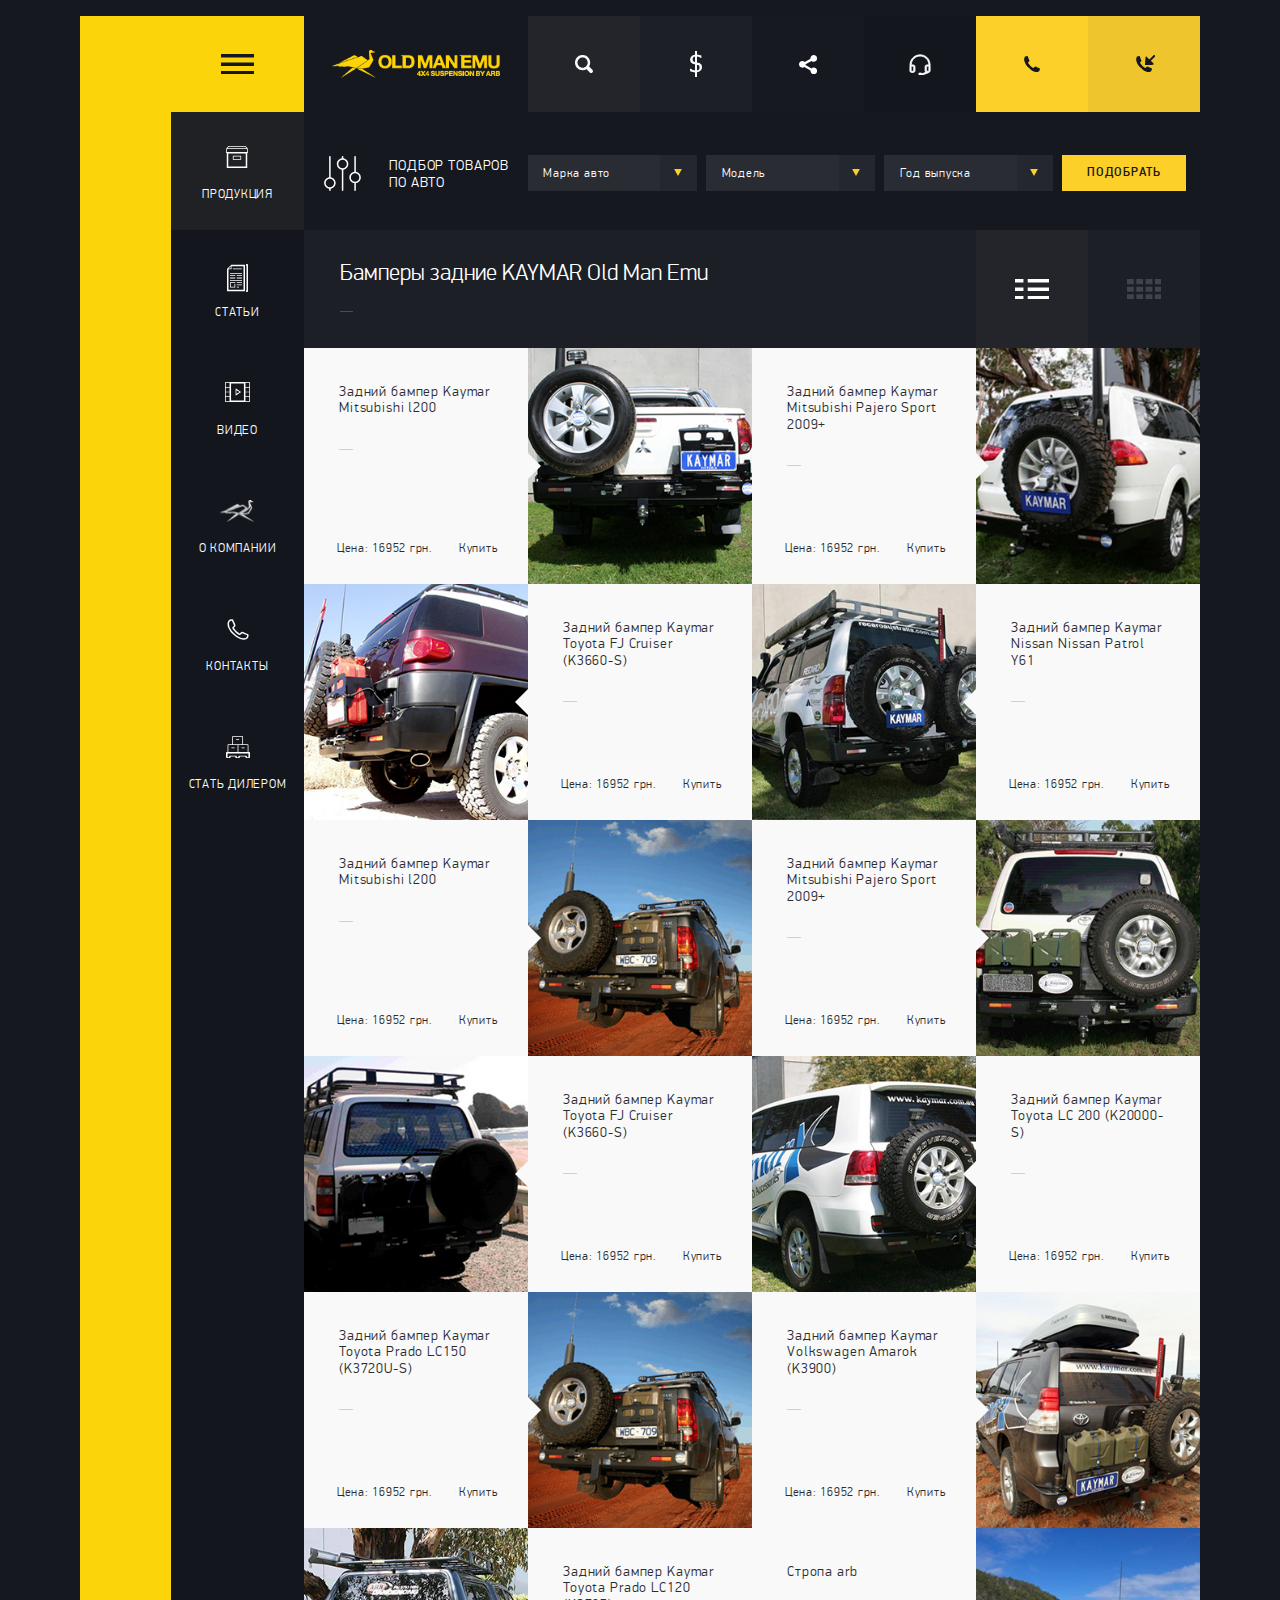
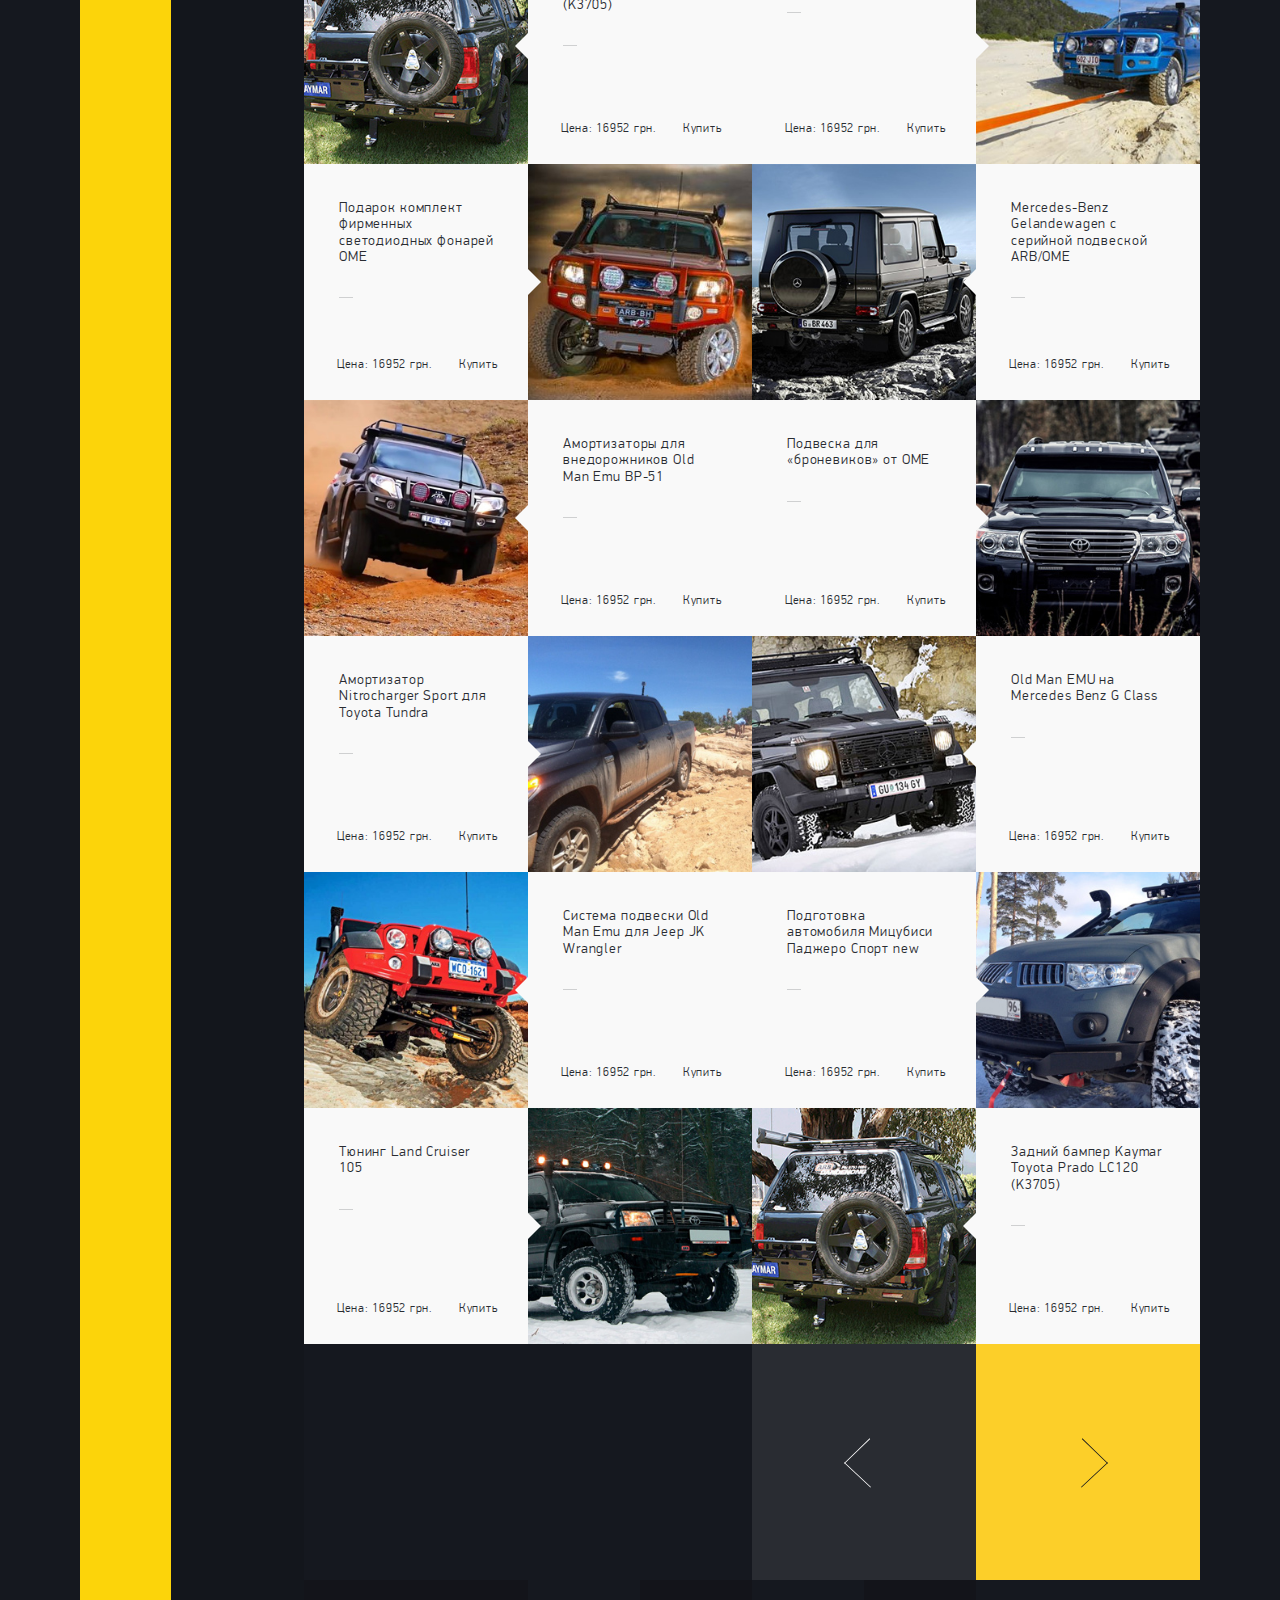
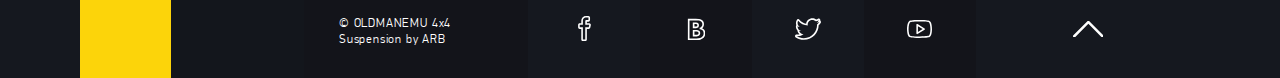
<file: docs/category3.html>
<!DOCTYPE html>
<html lang="ru">
<head>
<meta charset="utf-8">
<title>oldmanemu</title>
<meta http-equiv="X-UA-Compatible" content="IE=edge,chrome=1">
<meta name="viewport" content="width=device-width, initial-scale=1, maximum-scale=1, user-scalable=no">
<link rel="shortcut icon" href="favicon.ico" type="image/x-icon">
<link rel="icon" href="favicon.ico" type="image/x-icon">
<!-- Latest compiled and minified CSS -->
<link rel="stylesheet" href="css/normalize.css" />
<link rel="stylesheet" href="css/style.css" type="text/css">
</head>
<body class="page-search-results">

<section class="main-section">
	<div class="topScroll"></div>
	<div class="content">
	
	<div class="main-content">
		<div class="section-left xs-hidden">
			<div class="section-left-content">
				<div class="burger-box">
					<span class="burger-nav mobile-nav"></span>
					<span class="burger-nav m2Lavel"></span>
				</div>
				<ul class="main-nav">
					<li>
						<a href="#" class="menuOpen active-page">
							<span>
								<i class="i-nav-1"></i>
								<span>
									<span data-hover="Продукция">Продукция</span>
								</span>
							</span>
						</a>
					</li>					
					<li>
						<a href="articles.html">
							<span>
								<i class="i-nav-2"></i>
								<span>
									<span data-hover="Статьи">Статьи</span>
								</span>
							</span>
						</a>
					</li>					
					<li>
						<a href="video.html">
							<span>
								<i class="i-nav-3"></i>
								<span>
									<span data-hover="Видео">Видео</span>
								</span>
							</span>
						</a>
					</li>					
					<li>
						<a href="#">
							<span>
								<i class="i-nav-4"></i>
								<span>
									<span data-hover="О компании">О компании</span>
								</span>
							</span>
						</a>
					</li>					
					<li>
						<a href="contacts.html">
							<span>
								<i class="i-nav-5"></i>
								<span>
									<span data-hover="Контакты">Контакты</span>
								</span>
							</span>
						</a>
					</li>					
					<li>
						<a href="single-page.html">
							<span>
								<i class="i-nav-6"></i>
								<span>
									<span data-hover="Cтать дилером">Cтать дилером</span>
								</span>
							</span>
						</a>
					</li>
				</ul>							
			</div><!--/.section-left-content-->
		</div><!-- /.section-left -->
		
		<div class="section-content">
			<header>
				<div class="header-top">
				<div class="burger-box xs-visible">
					<span class="burger-nav mobile-nav"></span>
					<span class="burger-nav m2Lavel"></span>
				</div>				
					<div class="logo"><a href="home.html"><img src="images/logo.png" alt="#"></a></div>
					<ul class="header-phones">
						<li>
							<a href="#" data-box="list-phones" class="modal-link">
								<i class="phone-1"></i>
								<span class="i-txt">Телефоны</span>
							</a>
						</li>
						<li class="xs-hidden">
							<a href="#" data-box="callBox" class="modal-link callModal">
								<i class="phone-2"></i>
								<span class="i-txt">Заказ звонка</span>
							</a>
						</li>
					</ul>
				</div>
				<ul class="header-bottom">
					<li>
						<a href="#" class="i-btn-search modal-link" data-box="search-box">
							<i></i>
							<span class="i-txt">Поиск</span>
						</a>
					</li>
					<li id="selectCurrency">
						<a href="#" class="i-currency dollar">
							<span></span>
							<span class="i-txt">Валюта</span>	
						</a>
						<ul class="drop drop-currency">
							<li data-value="₴" class="grivna"><span><i>₴</i> <span>В гривнах</span></span></li>
							<li data-value="$" class="dollar"><span><i>$</i> <span>В долларах</span></span></li>
						</ul>
						<input type="hidden" id="valCurrency">
					</li>
					<li>
						<a href="#" class="i-share share-btn">
							<i></i>
							<span class="i-txt">Расшарить</span>
						</a>
						<ul class="drop drop-share">
							<li><a href="#" class="i-fb"><i></i></a></li>
							<li><a href="#" class="i-vk"><i></i></a></li>
							<li><a href="#" class="i-tw"><i></i></a></li>
						</ul>						
					</li>
					<li>
						<a href="#" data-box="consultant" class="i-consultant modal-link">
							<i></i>
							<span class="i-txt">Консультация</span>
						</a>
					</li>
				</ul>
			</header>
				
				<div class="podbor-container">

				<div class="podbor-title"><span class="open-accordion">ПодБОР товарОВ <br> по авто</span></div>		

							<div class="podbor-content podbor-accordion">								
								<form action="#" method="post">
									<div class="control-form control-select">
										<div class="select-box" id="select1">
											<span class="slct"><span>Марка авто</span></span>
											<ul class="drop-select">
												<li data-value="Ford"><span>Ford</span></li>
												<li data-value="Jeep"><span>Jeep</span></li>
												<li data-value="Land Rover"><span>Land Rover</span></li>
												<li data-value="Mercedes"><span>Mercedes</span></li>
												<li data-value="Mitsubishi"><span>Mitsubishi</span></li>
												<li data-value="Nissan"><span>Nissan</span></li>
												<li data-value="Toyota"><span>Toyota</span></li>
												<li data-value="Volkswagen"><span>Volkswagen</span></li>
											</ul>
											<input type="hidden" id="valSelect1">
										</div>
									</div>
									<div class="control-form control-select">
										<div class="select-box" id="select2">
											<span class="slct"><span>Модель</span></span>
											<ul class="drop-select">
												<li data-value="Ford"><span>Ford</span></li>
												<li data-value="Jeep"><span>Jeep</span></li>
												<li data-value="Land Rover"><span>Land Rover</span></li>
												<li data-value="Mercedes"><span>Mercedes</span></li>
												<li data-value="Mitsubishi"><span>Mitsubishi</span></li>
												<li data-value="Nissan"><span>Nissan</span></li>
												<li data-value="Toyota"><span>Toyota</span></li>
												<li data-value="Volkswagen"><span>Volkswagen</span></li>
											</ul>
											<input type="hidden" id="valSelect2">
										</div>
									</div>
									<div class="control-form control-select">
										<div class="select-box" id="select3">
											<span class="slct"><span>Год выпуска</span></span>
											<ul class="drop-select">
												<li data-value="Ford"><span>Ford</span></li>
												<li data-value="Jeep"><span>Jeep</span></li>
												<li data-value="Land Rover"><span>Land Rover</span></li>
												<li data-value="Mercedes"><span>Mercedes</span></li>
												<li data-value="Mitsubishi"><span>Mitsubishi</span></li>
												<li data-value="Nissan"><span>Nissan</span></li>
												<li data-value="Toyota"><span>Toyota</span></li>
												<li data-value="Volkswagen"><span>Volkswagen</span></li>
											</ul>
											<input type="hidden" id="valSelect3">
										</div>
									</div>
									<div class="control-form">
										<button type="submmit" class="btn"><span>Подобрать</span></button>
									</div>		
								</form>										
							</div><!-- /.podbor-content -->	

					</div><!-- /.podbor-container -->	

						<div class="pageTitleBox" data-ix="fade-from-left">
							<div class="pt-left">
								<div class="title" data-ix="fade-from-left-2">
									<h1>Бамперы задние KAYMAR Old Man Emu</h1>
								</div>
								<span class="hr" data-ix="fade-from-right"></span>
							</div>

							<div class="pt-right pt-rightV">
								<ul class="pt-list list-view">
									<li class="v-l" data-ix="fade-from-bottom"><span class="pt-l-box" data-view="view-list"><i class="pt-icon-1 icon-v-list"></i></span></li>
									<li class="active v-b" data-ix="fade-from-bottom-2"><span class="pt-l-box" data-view="view-box"><i class="pt-icon-2 icon-v-box"></i></span></li>
								</ul>
							</div>
						</div><!-- /.pageTitleBox -->						

			
			<div class="section-modal"> <!-- style="display: block;" -->
			
				
				<ul class="list-phones box-modal">
					<li>
						<div><span>Днепр</span><a href="tel:0679452700">(067) 945-27-00</a></div>
					</li>
					<li>
						<div><span>Днепр</span><a href="tel:0632561580">(063) 256-15-80</a></div>
					</li>
					<li>
						<div><span>Киев</span><a href="tel:0442336580">(044) 233-65-80</a></div>
					</li>
					<li>
						<div><a href="#callOrder" class="modal-open"><span>Заказать</span> <span>звонок</span></a></div>
					</li>
				</ul><!-- /.list-phones -->
				
				<div class="search-box box-modal">									
					<div class="search-form">
						<form action="#" method="#">
							<div class="form-control-box">
								<input type="text" class="form-control" placeholder="Введите ключевые слова для поиска">
								<div class="error-text"><span>Пожалуйста, заполните поле</span></div>
							</div>
							<div class="form-control-action">
								<button type="submit" class="btn-sub"><span class="icon-search"></span></button>
							</div>
						</form>
					</div>
				</div><!-- /.search-box -->

				<div class="consultant box-modal">
					<div class="consultant-online">
						<span class="consultant-title">Консультация онлайн</span>
							<span class="consult-close close"></span>
						<div class="consult-form">
							<form action="#" method="post">
								<div class="consult-control-box">
									<input type="text" class="form-control" placeholder="Ваше имя">
									<div class="error-text"><span>Пожалуйста, заполните поле</span></div>
								</div>
								<div class="consult-control-box">
									<input type="text" class="form-control" placeholder="Номер вашего телефона">
									<div class="error-text"><span>Пожалуйста, заполните поле</span></div>
								</div>
								<div class="consult-control-box">
									<textarea class="form-control" placeholder="Опишите вкратце возникшую проблему"></textarea>
									<div class="error-text"><span>Пожалуйста, заполните поле</span></div>
								</div>
								<div class="consult-control-box">
									<button type="submit" class="btn-sub consult-btn"><span>Отправить</span></button>
								</div>
							</form>
						</div>
					</div>
				</div><!-- /.consultant -->


				<div class="callBox box-modal">
					<div class="consultant-online">
						<span class="consultant-title">Мы Вам перезвоним</span>
							<span class="call-close close"></span>
						<div class="consult-form">
							<form action="#" method="post">
								<div class="consult-control-box">
									<input type="text" class="form-control" placeholder="Ваше имя">
									<div class="error-text"><span>Пожалуйста, заполните поле</span></div>
								</div>
								<div class="consult-control-box error">
									<input type="text" class="form-control" placeholder="Номер вашего телефона">
									<div class="error-text"><span>Пожалуйста, заполните поле</span></div>
								</div>
								<div class="consult-control-box">
									<input type="text" class="form-control" placeholder="Когда и во сколько Вам удобно позвонить?">
									<div class="error-text"><span>Пожалуйста, заполните поле</span></div>
								</div>								
								<div class="consult-control-box">
									<button type="submit" class="btn-sub consult-btn"><span>Отправить</span></button>
								</div>
							</form>
						</div>
					</div>
				</div><!-- /.consultant -->				

			</div><!-- /.section-modal -->
			
			<div class="section-slider view-box">
				<div class="pr-slider slider">

					<div class="product-slider">


						<div class="product-content color2">
							<div class="product-img loader" data-ix="scale-on-load-delay-200">
								<a href="#">
									<img src="images/product/pr18.jpg" alt="#">
									<i class="product-corner"></i>
								</a>
							</div>						
							<div class="product-box" data-ix="scale-on-load-delay-100">
								<div class="podbor-corner"></div>
								<div class="product-top"><a href="single-item.html" class="pr-title">Задний бампер Kaymar Mitsubishi l200</a></div>
								<div class="product-bottom">
									<span class="product-price">Цена: 16952 грн.</span>
									<a href="order.html" class="product-link d-hover"><span data-hover="Купить">Купить</span></a>
								</div>
								<div class="pr-text">
									<p>Бампер Kaymar - мощная стальная замена хрупкому оригинальному бамперу. 
Бампер Kaymar максимально приближен к линиям кузова и дополняет его пропорции, как оригинальный бампер. <br> Бампер способен нести на себе калитки для запасного колеса, двух колес, дополнительной канистры топлива или все сразу, в зависимости от типа выбраных калиток. Так же на бампер возможна установка крепления для HI-LIFT и телескопической фары заднего хода...</p>
								</div>
							</div>
							<div class="productBox-right" data-ix="fade-scroll-right">
								<ul class="list-inline">
								 	<li class="li-1">
								 		<div class="star-box star-inline singleStar">
								 			<div class="star3">
								 				<span data-star="star1" class="st1 star-btn"></span>
								 				<span data-star="star2" class="st2 star-btn"></span>
								 				<span data-star="star3" class="st3 star-btn"></span>
								 				<span data-star="star4" class="st4 star-btn"></span>
								 				<span data-star="star5" class="st5 star-btn"></span>
								 			</div>
								 		</div>
								 	</li>
								 	<li class="li-2">
								 		<div class="inline-price">
								 			<span>16952</span>
								 			<span>грн.</span>
								 		</div>
								 	</li>
								 	<li class="li-3">
								 		<a href="single-item.html" class="see-link"><span class="see-link-block"><i></i><span><span><span data-hover="Смотреть">Смотреть</span></span></span></span></a>
								 	</li>
								 	<li class="li-4">
								 		<a href="order.html" class="btn-bay">
								 			<span class="btn-bay-box">
								 				<i></i>
								 				<span>Купить</span>
								 			</span>
								 		</a>
								 	</li>
								 </ul> 
							</div>
						</div><!-- /.product-content 1-->							

						<div class="product-content color2">
							<div class="product-img loader" data-ix="scale-on-load-delay-400">
								<a href="#">
									<img src="images/product/pr19.jpg" alt="#">
									<i class="product-corner"></i>
								</a>
							</div>						
							<div class="product-box" data-ix="scale-on-load-delay-300">
								<div class="podbor-corner"></div>
								<div class="product-top"><a href="single-item.html" class="pr-title">Задний бампер Kaymar Mitsubishi Pajero Sport 2009+</a></div>
								<div class="product-bottom">
									<span class="product-price">Цена: 16952 грн.</span>
									<a href="order.html" class="product-link d-hover"><span data-hover="Купить">Купить</span></a>
								</div>
								<div class="pr-text">
									<p>Бампер Kaymar - мощная стальная замена хрупкому оригинальному бамперу. 
Бампер Kaymar максимально приближен к линиям кузова и дополняет его пропорции, как оригинальный бампер. <br> Бампер способен нести на себе калитки для запасного колеса, двух колес, дополнительной канистры топлива или все сразу, в зависимости от типа выбраных калиток. Так же на бампер возможна установка крепления для HI-LIFT и телескопической фары заднего хода...</p>
								</div>								
							</div>
							<div class="productBox-right" data-ix="fade-scroll-right">
								<ul class="list-inline">
								 	<li class="li-1">
								 		<div class="star-box star-inline singleStar">
								 			<div class="star4">
								 				<span data-star="star1" class="st1 star-btn"></span>
								 				<span data-star="star2" class="st2 star-btn"></span>
								 				<span data-star="star3" class="st3 star-btn"></span>
								 				<span data-star="star4" class="st4 star-btn"></span>
								 				<span data-star="star5" class="st5 star-btn"></span>
								 			</div>
								 		</div>
								 	</li>
								 	<li class="li-2">
								 		<div class="inline-price">
								 			<span>16952</span>
								 			<span>грн.</span>
								 		</div>
								 	</li>
								 	<li class="li-3">
								 		<a href="single-item.html" class="see-link"><span class="see-link-block"><i></i><span><span><span data-hover="Смотреть">Смотреть</span></span></span></span></a>
								 	</li>
								 	<li class="li-4">
								 		<a href="order.html" class="btn-bay">
								 			<span class="btn-bay-box">
								 				<i></i>
								 				<span>Купить</span>
								 			</span>
								 		</a>
								 	</li>
								 </ul> 
							</div>						
						</div><!-- /.product-content 2-->							

						<div class="product-content color2">
							<div class="product-img loader" data-ix="scale-on-scroll-delay-100">
								<a href="#">
									<img src="images/product/pr20.jpg" alt="#">
									<i class="product-corner"></i>
								</a>
							</div>						
							<div class="product-box" data-ix="scale-on-scroll-delay-200">
								<div class="podbor-corner"></div>
								<div class="product-top"><a href="single-item.html" class="pr-title">Задний бампер Kaymar Toyota FJ Cruiser (K3660-S)</a></div>
								<div class="product-bottom">
									<span class="product-price">Цена: 16952 грн.</span>
									<a href="order.html" class="product-link d-hover"><span data-hover="Купить">Купить</span></a>
								</div>
								<div class="pr-text">
									<p>Бампер Kaymar - мощная стальная замена хрупкому оригинальному бамперу. 
Бампер Kaymar максимально приближен к линиям кузова и дополняет его пропорции, как оригинальный бампер. <br> Бампер способен нести на себе калитки для запасного колеса, двух колес, дополнительной канистры топлива или все сразу, в зависимости от типа выбраных калиток. Так же на бампер возможна установка крепления для HI-LIFT и телескопической фары заднего хода...</p>
								</div>								
							</div>
							<div class="productBox-right" data-ix="fade-scroll-right">
								<ul class="list-inline">
								 	<li class="li-1">
								 		<div class="star-box star-inline singleStar">
								 			<div class="star5">
								 				<span data-star="star1" class="st1 star-btn"></span>
								 				<span data-star="star2" class="st2 star-btn"></span>
								 				<span data-star="star3" class="st3 star-btn"></span>
								 				<span data-star="star4" class="st4 star-btn"></span>
								 				<span data-star="star5" class="st5 star-btn"></span>
								 			</div>
								 		</div>
								 	</li>
								 	<li class="li-2">
								 		<div class="inline-price">
								 			<span>16952</span>
								 			<span>грн.</span>
								 		</div>
								 	</li>
								 	<li class="li-3">
								 		<a href="single-item.html" class="see-link"><span class="see-link-block"><i></i><span><span><span data-hover="Смотреть">Смотреть</span></span></span></span></a>
								 	</li>
								 	<li class="li-4">
								 		<a href="order.html" class="btn-bay">
								 			<span class="btn-bay-box">
								 				<i></i>
								 				<span>Купить</span>
								 			</span>
								 		</a>
								 	</li>
								 </ul> 
							</div>							
						</div><!-- /.product-content 3-->							

						<div class="product-content color2">
							<div class="product-img loader" data-ix="scale-on-scroll-delay-100">
								<a href="#">
									<img src="images/product/pr21.jpg" alt="#">
									<i class="product-corner"></i>
								</a>
							</div>						
							<div class="product-box" data-ix="scale-on-scroll-delay-200">
								<div class="podbor-corner"></div>
								<div class="product-top"><a href="single-item.html" class="pr-title">Задний бампер Kaymar Nissan Nissan Patrol Y61</a></div>
								<div class="product-bottom">
									<span class="product-price">Цена: 16952 грн.</span>
									<a href="order.html" class="product-link d-hover"><span data-hover="Купить">Купить</span></a>
								</div>
								<div class="pr-text">
									<p>Бампер Kaymar - мощная стальная замена хрупкому оригинальному бамперу. 
Бампер Kaymar максимально приближен к линиям кузова и дополняет его пропорции, как оригинальный бампер. <br> Бампер способен нести на себе калитки для запасного колеса, двух колес, дополнительной канистры топлива или все сразу, в зависимости от типа выбраных калиток. Так же на бампер возможна установка крепления для HI-LIFT и телескопической фары заднего хода...</p>
								</div>								
							</div>
							<div class="productBox-right" data-ix="fade-scroll-right">
								<ul class="list-inline">
								 	<li class="li-1">
								 		<div class="star-box star-inline singleStar">
								 			<div class="star1">
								 				<span data-star="star1" class="st1 star-btn"></span>
								 				<span data-star="star2" class="st2 star-btn"></span>
								 				<span data-star="star3" class="st3 star-btn"></span>
								 				<span data-star="star4" class="st4 star-btn"></span>
								 				<span data-star="star5" class="st5 star-btn"></span>
								 			</div>
								 		</div>
								 	</li>
								 	<li class="li-2">
								 		<div class="inline-price">
								 			<span>16952</span>
								 			<span>грн.</span>
								 		</div>
								 	</li>
								 	<li class="li-3">
								 		<a href="single-item.html" class="see-link"><span class="see-link-block"><i></i><span><span><span data-hover="Смотреть">Смотреть</span></span></span></span></a>
								 	</li>
								 	<li class="li-4">
								 		<a href="order.html" class="btn-bay">
								 			<span class="btn-bay-box">
								 				<i></i>
								 				<span>Купить</span>
								 			</span>
								 		</a>
								 	</li>
								 </ul> 
							</div>						
						</div><!-- /.product-content 4-->							

						<div class="product-content color2">
							<div class="product-img loader" data-ix="scale-on-scroll-delay-100">
								<a href="#">
									<img src="images/product/pr22.jpg" alt="#">
									<i class="product-corner"></i>
								</a>
							</div>						
							<div class="product-box" data-ix="scale-on-scroll-delay-200">
								<div class="podbor-corner"></div>
								<div class="product-top"><a href="single-item.html" class="pr-title">Задний бампер Kaymar Mitsubishi l200</a></div>
								<div class="product-bottom">
									<span class="product-price">Цена: 16952 грн.</span>
									<a href="order.html" class="product-link d-hover"><span data-hover="Купить">Купить</span></a>
								</div>
								<div class="pr-text">
									<p>Бампер Kaymar - мощная стальная замена хрупкому оригинальному бамперу. 
Бампер Kaymar максимально приближен к линиям кузова и дополняет его пропорции, как оригинальный бампер. <br> Бампер способен нести на себе калитки для запасного колеса, двух колес, дополнительной канистры топлива или все сразу, в зависимости от типа выбраных калиток. Так же на бампер возможна установка крепления для HI-LIFT и телескопической фары заднего хода...</p>
								</div>								
							</div>
							<div class="productBox-right" data-ix="fade-scroll-right">
								<ul class="list-inline">
								 	<li class="li-1">
								 		<div class="star-box star-inline singleStar">
								 			<div class="star2">
								 				<span data-star="star1" class="st1 star-btn"></span>
								 				<span data-star="star2" class="st2 star-btn"></span>
								 				<span data-star="star3" class="st3 star-btn"></span>
								 				<span data-star="star4" class="st4 star-btn"></span>
								 				<span data-star="star5" class="st5 star-btn"></span>
								 			</div>
								 		</div>
								 	</li>
								 	<li class="li-2">
								 		<div class="inline-price">
								 			<span>16952</span>
								 			<span>грн.</span>
								 		</div>
								 	</li>
								 	<li class="li-3">
								 		<a href="single-item.html" class="see-link"><span class="see-link-block"><i></i><span><span><span data-hover="Смотреть">Смотреть</span></span></span></span></a>
								 	</li>
								 	<li class="li-4">
								 		<a href="order.html" class="btn-bay">
								 			<span class="btn-bay-box">
								 				<i></i>
								 				<span>Купить</span>
								 			</span>
								 		</a>
								 	</li>
								 </ul> 
							</div>						
						</div><!-- /.product-content 5-->							

						<div class="product-content color2">
							<div class="product-img loader" data-ix="scale-on-scroll-delay-100">
								<a href="#">
									<img src="images/product/pr23.jpg" alt="#">
									<i class="product-corner"></i>
								</a>
							</div>						
							<div class="product-box" data-ix="scale-on-scroll-delay-200">
								<div class="podbor-corner"></div>
								<div class="product-top"><a href="single-item.html" class="pr-title">Задний бампер Kaymar Mitsubishi Pajero Sport 2009+</a></div>
								<div class="product-bottom">
									<span class="product-price">Цена: 16952 грн.</span>
									<a href="order.html" class="product-link d-hover"><span data-hover="Купить">Купить</span></a>
								</div>
								<div class="pr-text">
									<p>Бампер Kaymar - мощная стальная замена хрупкому оригинальному бамперу. 
Бампер Kaymar максимально приближен к линиям кузова и дополняет его пропорции, как оригинальный бампер. <br> Бампер способен нести на себе калитки для запасного колеса, двух колес, дополнительной канистры топлива или все сразу, в зависимости от типа выбраных калиток. Так же на бампер возможна установка крепления для HI-LIFT и телескопической фары заднего хода...</p>
								</div>								
							</div>
							<div class="productBox-right" data-ix="fade-scroll-right">
								<ul class="list-inline">
								 	<li class="li-1">
								 		<div class="star-box star-inline singleStar">
								 			<div class="star3">
								 				<span data-star="star1" class="st1 star-btn"></span>
								 				<span data-star="star2" class="st2 star-btn"></span>
								 				<span data-star="star3" class="st3 star-btn"></span>
								 				<span data-star="star4" class="st4 star-btn"></span>
								 				<span data-star="star5" class="st5 star-btn"></span>
								 			</div>
								 		</div>
								 	</li>
								 	<li class="li-2">
								 		<div class="inline-price">
								 			<span>16952</span>
								 			<span>грн.</span>
								 		</div>
								 	</li>
								 	<li class="li-3">
								 		<a href="single-item.html" class="see-link"><span class="see-link-block"><i></i><span><span><span data-hover="Смотреть">Смотреть</span></span></span></span></a>
								 	</li>
								 	<li class="li-4">
								 		<a href="order.html" class="btn-bay">
								 			<span class="btn-bay-box">
								 				<i></i>
								 				<span>Купить</span>
								 			</span>
								 		</a>
								 	</li>
								 </ul> 
							</div>						
						</div><!-- /.product-content 6-->	

						<div class="product-content color2">
							<div class="product-img loader" data-ix="scale-on-scroll-delay-100">
								<a href="#">
									<img src="images/product/pr24.jpg" alt="#">
									<i class="product-corner"></i>
								</a>
							</div>						
							<div class="product-box" data-ix="scale-on-scroll-delay-200">
								<div class="podbor-corner"></div>
								<div class="product-top"><a href="single-item.html" class="pr-title">Задний бампер Kaymar Toyota FJ Cruiser (K3660-S)</a></div>
								<div class="product-bottom">
									<span class="product-price">Цена: 16952 грн.</span>
									<a href="order.html" class="product-link d-hover"><span data-hover="Купить">Купить</span></a>
								</div>
								<div class="pr-text">
									<p>Бампер Kaymar - мощная стальная замена хрупкому оригинальному бамперу. 
Бампер Kaymar максимально приближен к линиям кузова и дополняет его пропорции, как оригинальный бампер. <br> Бампер способен нести на себе калитки для запасного колеса, двух колес, дополнительной канистры топлива или все сразу, в зависимости от типа выбраных калиток. Так же на бампер возможна установка крепления для HI-LIFT и телескопической фары заднего хода...</p>
								</div>								
							</div>
							<div class="productBox-right" data-ix="fade-scroll-right">
								<ul class="list-inline">
								 	<li class="li-1">
								 		<div class="star-box star-inline singleStar">
								 			<div class="star4">
								 				<span data-star="star1" class="st1 star-btn"></span>
								 				<span data-star="star2" class="st2 star-btn"></span>
								 				<span data-star="star3" class="st3 star-btn"></span>
								 				<span data-star="star4" class="st4 star-btn"></span>
								 				<span data-star="star5" class="st5 star-btn"></span>
								 			</div>
								 		</div>
								 	</li>
								 	<li class="li-2">
								 		<div class="inline-price">
								 			<span>16952</span>
								 			<span>грн.</span>
								 		</div>
								 	</li>
								 	<li class="li-3">
								 		<a href="single-item.html" class="see-link"><span class="see-link-block"><i></i><span><span><span data-hover="Смотреть">Смотреть</span></span></span></span></a>
								 	</li>
								 	<li class="li-4">
								 		<a href="order.html" class="btn-bay">
								 			<span class="btn-bay-box">
								 				<i></i>
								 				<span>Купить</span>
								 			</span>
								 		</a>
								 	</li>
								 </ul> 
							</div>						
						</div><!-- /.product-content 7-->							

						<div class="product-content color2">
							<div class="product-img loader" data-ix="scale-on-scroll-delay-100">
								<a href="#">
									<img src="images/product/pr25.jpg" alt="#">
									<i class="product-corner"></i>
								</a>
							</div>						
							<div class="product-box" data-ix="scale-on-scroll-delay-200">
								<div class="podbor-corner"></div>
								<div class="product-top"><a href="single-item.html" class="pr-title">Задний бампер Kaymar Toyota LC 200 (K20000-S)</a></div>
								<div class="product-bottom">
									<span class="product-price">Цена: 16952 грн.</span>
									<a href="order.html" class="product-link d-hover"><span data-hover="Купить">Купить</span></a>
								</div>
								<div class="pr-text">
									<p>Бампер Kaymar - мощная стальная замена хрупкому оригинальному бамперу. 
Бампер Kaymar максимально приближен к линиям кузова и дополняет его пропорции, как оригинальный бампер. <br> Бампер способен нести на себе калитки для запасного колеса, двух колес, дополнительной канистры топлива или все сразу, в зависимости от типа выбраных калиток. Так же на бампер возможна установка крепления для HI-LIFT и телескопической фары заднего хода...</p>
								</div>								
							</div>
							<div class="productBox-right" data-ix="fade-scroll-right">
								<ul class="list-inline">
								 	<li class="li-1">
								 		<div class="star-box star-inline singleStar">
								 			<div class="star5">
								 				<span data-star="star1" class="st1 star-btn"></span>
								 				<span data-star="star2" class="st2 star-btn"></span>
								 				<span data-star="star3" class="st3 star-btn"></span>
								 				<span data-star="star4" class="st4 star-btn"></span>
								 				<span data-star="star5" class="st5 star-btn"></span>
								 			</div>
								 		</div>
								 	</li>
								 	<li class="li-2">
								 		<div class="inline-price">
								 			<span>16952</span>
								 			<span>грн.</span>
								 		</div>
								 	</li>
								 	<li class="li-3">
								 		<a href="single-item.html" class="see-link"><span class="see-link-block"><i></i><span><span><span data-hover="Смотреть">Смотреть</span></span></span></span></a>
								 	</li>
								 	<li class="li-4">
								 		<a href="order.html" class="btn-bay">
								 			<span class="btn-bay-box">
								 				<i></i>
								 				<span>Купить</span>
								 			</span>
								 		</a>
								 	</li>
								 </ul> 
							</div>						
						</div><!-- /.product-content 8-->

						<div class="product-content color2">
							<div class="product-img loader" data-ix="scale-on-scroll-delay-100">
								<a href="#">
									<img src="images/product/pr22.jpg" alt="#">
									<i class="product-corner"></i>
								</a>
							</div>						
							<div class="product-box" data-ix="scale-on-scroll-delay-200">
								<div class="podbor-corner"></div>
								<div class="product-top"><a href="single-item.html" class="pr-title">Задний бампер Kaymar Toyota Prado LC150 (K3720U-S)</a></div>
								<div class="product-bottom">
									<span class="product-price">Цена: 16952 грн.</span>
									<a href="order.html" class="product-link d-hover"><span data-hover="Купить">Купить</span></a>
								</div>
								<div class="pr-text">
									<p>Бампер Kaymar - мощная стальная замена хрупкому оригинальному бамперу. 
Бампер Kaymar максимально приближен к линиям кузова и дополняет его пропорции, как оригинальный бампер. <br> Бампер способен нести на себе калитки для запасного колеса, двух колес, дополнительной канистры топлива или все сразу, в зависимости от типа выбраных калиток. Так же на бампер возможна установка крепления для HI-LIFT и телескопической фары заднего хода...</p>
								</div>								
							</div>
							<div class="productBox-right" data-ix="fade-scroll-right">
								<ul class="list-inline">
								 	<li class="li-1">
								 		<div class="star-box star-inline singleStar">
								 			<div class="star3">
								 				<span data-star="star1" class="st1 star-btn"></span>
								 				<span data-star="star2" class="st2 star-btn"></span>
								 				<span data-star="star3" class="st3 star-btn"></span>
								 				<span data-star="star4" class="st4 star-btn"></span>
								 				<span data-star="star5" class="st5 star-btn"></span>
								 			</div>
								 		</div>
								 	</li>
								 	<li class="li-2">
								 		<div class="inline-price">
								 			<span>16952</span>
								 			<span>грн.</span>
								 		</div>
								 	</li>
								 	<li class="li-3">
								 		<a href="single-item.html" class="see-link"><span class="see-link-block"><i></i><span><span><span data-hover="Смотреть">Смотреть</span></span></span></span></a>
								 	</li>
								 	<li class="li-4">
								 		<a href="order.html" class="btn-bay">
								 			<span class="btn-bay-box">
								 				<i></i>
								 				<span>Купить</span>
								 			</span>
								 		</a>
								 	</li>
								 </ul> 
							</div>						
						</div><!-- /.product-content 9-->

						<div class="product-content color2">
							<div class="product-img loader" data-ix="scale-on-scroll-delay-100">
								<a href="#">
									<img src="images/product/pr26.jpg" alt="#">
									<i class="product-corner"></i>
								</a>
							</div>						
							<div class="product-box" data-ix="scale-on-scroll-delay-200">
								<div class="podbor-corner"></div>
								<div class="product-top"><a href="single-item.html" class="pr-title">Задний бампер Kaymar Volkswagen Amarok (K3900)</a></div>
								<div class="product-bottom">
									<span class="product-price">Цена: 16952 грн.</span>
									<a href="order.html" class="product-link d-hover"><span data-hover="Купить">Купить</span></a>
								</div>
								<div class="pr-text">
									<p>Бампер Kaymar - мощная стальная замена хрупкому оригинальному бамперу. 
Бампер Kaymar максимально приближен к линиям кузова и дополняет его пропорции, как оригинальный бампер. <br> Бампер способен нести на себе калитки для запасного колеса, двух колес, дополнительной канистры топлива или все сразу, в зависимости от типа выбраных калиток. Так же на бампер возможна установка крепления для HI-LIFT и телескопической фары заднего хода...</p>
								</div>								
							</div>
							<div class="productBox-right" data-ix="fade-scroll-right">
								<ul class="list-inline">
								 	<li class="li-1">
								 		<div class="star-box star-inline singleStar">
								 			<div class="star3">
								 				<span data-star="star1" class="st1 star-btn"></span>
								 				<span data-star="star2" class="st2 star-btn"></span>
								 				<span data-star="star3" class="st3 star-btn"></span>
								 				<span data-star="star4" class="st4 star-btn"></span>
								 				<span data-star="star5" class="st5 star-btn"></span>
								 			</div>
								 		</div>
								 	</li>
								 	<li class="li-2">
								 		<div class="inline-price">
								 			<span>16952</span>
								 			<span>грн.</span>
								 		</div>
								 	</li>
								 	<li class="li-3">
								 		<a href="single-item.html" class="see-link"><span class="see-link-block"><i></i><span><span><span data-hover="Смотреть">Смотреть</span></span></span></span></a>
								 	</li>
								 	<li class="li-4">
								 		<a href="order.html" class="btn-bay">
								 			<span class="btn-bay-box">
								 				<i></i>
								 				<span>Купить</span>
								 			</span>
								 		</a>
								 	</li>
								 </ul> 
							</div>							
						</div><!-- /.product-content 10-->							

						<div class="product-content color2">
							<div class="product-img loader" data-ix="scale-on-scroll-delay-100">
								<a href="#">
									<img src="images/product/pr14.jpg" alt="#">
									<i class="product-corner"></i>
								</a>
							</div>						
							<div class="product-box" data-ix="scale-on-scroll-delay-200">
								<div class="podbor-corner"></div>
								<div class="product-top"><a href="single-item.html" class="pr-title">Задний бампер Kaymar Toyota Prado LC120 (K3705)</a></div>
								<div class="product-bottom">
									<span class="product-price">Цена: 16952 грн.</span>
									<a href="order.html" class="product-link d-hover"><span data-hover="Купить">Купить</span></a>
								</div>
								<div class="pr-text">
									<p>Бампер Kaymar - мощная стальная замена хрупкому оригинальному бамперу. 
Бампер Kaymar максимально приближен к линиям кузова и дополняет его пропорции, как оригинальный бампер. <br> Бампер способен нести на себе калитки для запасного колеса, двух колес, дополнительной канистры топлива или все сразу, в зависимости от типа выбраных калиток. Так же на бампер возможна установка крепления для HI-LIFT и телескопической фары заднего хода...</p>
								</div>								
							</div>
							<div class="productBox-right" data-ix="fade-scroll-right">
								<ul class="list-inline">
								 	<li class="li-1">
								 		<div class="star-box star-inline singleStar">
								 			<div class="star3">
								 				<span data-star="star1" class="st1 star-btn"></span>
								 				<span data-star="star2" class="st2 star-btn"></span>
								 				<span data-star="star3" class="st3 star-btn"></span>
								 				<span data-star="star4" class="st4 star-btn"></span>
								 				<span data-star="star5" class="st5 star-btn"></span>
								 			</div>
								 		</div>
								 	</li>
								 	<li class="li-2">
								 		<div class="inline-price">
								 			<span>16952</span>
								 			<span>грн.</span>
								 		</div>
								 	</li>
								 	<li class="li-3">
								 		<a href="single-item.html" class="see-link"><span class="see-link-block"><i></i><span><span><span data-hover="Смотреть">Смотреть</span></span></span></span></a>
								 	</li>
								 	<li class="li-4">
								 		<a href="order.html" class="btn-bay">
								 			<span class="btn-bay-box">
								 				<i></i>
								 				<span>Купить</span>
								 			</span>
								 		</a>
								 	</li>
								 </ul> 
							</div>						
						</div><!-- /.product-content 11-->	
									

					</div><!-- /.slide 1 -->					

					

					<div class="product-slider">


						<div class="product-content color2">
							<div class="product-img loader">
								<a href="#">
									<img src="images/product/pr4.jpg" alt="#">
									<i class="product-corner"></i>
								</a>
							</div>						
							<div class="product-box">
								<div class="podbor-corner"></div>
								<div class="product-top"><a href="single-item.html" class="pr-title">Стропа arb</a></div>
								<div class="product-bottom">
									<span class="product-price">Цена: 16952 грн.</span>
									<a href="order.html" class="product-link d-hover"><span data-hover="Купить">Купить</span></a>
								</div>
								<div class="pr-text">
									<p>Бампер Kaymar - мощная стальная замена хрупкому оригинальному бамперу. 
Бампер Kaymar максимально приближен к линиям кузова и дополняет его пропорции, как оригинальный бампер. <br> Бампер способен нести на себе калитки для запасного колеса, двух колес, дополнительной канистры топлива или все сразу, в зависимости от типа выбраных калиток. Так же на бампер возможна установка крепления для HI-LIFT и телескопической фары заднего хода...</p>
								</div>
							</div>
							<div class="productBox-right">
								<ul class="list-inline">
								 	<li class="li-1">
								 		<div class="star-box star-inline singleStar">
								 			<div class="star3">
								 				<span data-star="star1" class="st1 star-btn"></span>
								 				<span data-star="star2" class="st2 star-btn"></span>
								 				<span data-star="star3" class="st3 star-btn"></span>
								 				<span data-star="star4" class="st4 star-btn"></span>
								 				<span data-star="star5" class="st5 star-btn"></span>
								 			</div>
								 		</div>
								 	</li>
								 	<li class="li-2">
								 		<div class="inline-price">
								 			<span>16952</span>
								 			<span>грн.</span>
								 		</div>
								 	</li>
								 	<li class="li-3">
								 		<a href="single-item.html" class="see-link"><span class="see-link-block"><i></i><span><span><span data-hover="Смотреть">Смотреть</span></span></span></span></a>
								 	</li>
								 	<li class="li-4">
								 		<a href="order.html" class="btn-bay">
								 			<span class="btn-bay-box">
								 				<i></i>
								 				<span>Купить</span>
								 			</span>
								 		</a>
								 	</li>
								 </ul> 
							</div>
						</div><!-- /.product-content 1-->							

						<div class="product-content color2">
							<div class="product-img loader">
								<a href="#">
									<img src="images/product/pr5.jpg" alt="#">
									<i class="product-corner"></i>
								</a>
							</div>						
							<div class="product-box">
								<div class="podbor-corner"></div>
								<div class="product-top"><a href="single-item.html" class="pr-title">Подарок комплект фирменных светодиодных фонарей OME</a></div>
								<div class="product-bottom">
									<span class="product-price">Цена: 16952 грн.</span>
									<a href="order.html" class="product-link d-hover"><span data-hover="Купить">Купить</span></a>
								</div>
								<div class="pr-text">
									<p>Бампер Kaymar - мощная стальная замена хрупкому оригинальному бамперу. 
Бампер Kaymar максимально приближен к линиям кузова и дополняет его пропорции, как оригинальный бампер. <br> Бампер способен нести на себе калитки для запасного колеса, двух колес, дополнительной канистры топлива или все сразу, в зависимости от типа выбраных калиток. Так же на бампер возможна установка крепления для HI-LIFT и телескопической фары заднего хода...</p>
								</div>								
							</div>
							<div class="productBox-right">
								<ul class="list-inline">
								 	<li class="li-1">
								 		<div class="star-box star-inline singleStar">
								 			<div class="star3">
								 				<span data-star="star1" class="st1 star-btn"></span>
								 				<span data-star="star2" class="st2 star-btn"></span>
								 				<span data-star="star3" class="st3 star-btn"></span>
								 				<span data-star="star4" class="st4 star-btn"></span>
								 				<span data-star="star5" class="st5 star-btn"></span>
								 			</div>
								 		</div>
								 	</li>
								 	<li class="li-2">
								 		<div class="inline-price">
								 			<span>16952</span>
								 			<span>грн.</span>
								 		</div>
								 	</li>
								 	<li class="li-3">
								 		<a href="single-item.html" class="see-link"><span class="see-link-block"><i></i><span><span><span data-hover="Смотреть">Смотреть</span></span></span></span></a>
								 	</li>
								 	<li class="li-4">
								 		<a href="order.html" class="btn-bay">
								 			<span class="btn-bay-box">
								 				<i></i>
								 				<span>Купить</span>
								 			</span>
								 		</a>
								 	</li>
								 </ul> 
							</div>						
						</div><!-- /.product-content 2-->							

						<div class="product-content color2">
							<div class="product-img loader">
								<a href="#">
									<img src="images/product/pr6.jpg" alt="#">
									<i class="product-corner"></i>
								</a>
							</div>						
							<div class="product-box">
								<div class="podbor-corner"></div>
								<div class="product-top"><a href="single-item.html" class="pr-title">Mercedes-Benz Gelandewagen с серийной подвеской ARB/OME</a></div>
								<div class="product-bottom">
									<span class="product-price">Цена: 16952 грн.</span>
									<a href="order.html" class="product-link d-hover"><span data-hover="Купить">Купить</span></a>
								</div>
								<div class="pr-text">
									<p>Бампер Kaymar - мощная стальная замена хрупкому оригинальному бамперу. 
Бампер Kaymar максимально приближен к линиям кузова и дополняет его пропорции, как оригинальный бампер. <br> Бампер способен нести на себе калитки для запасного колеса, двух колес, дополнительной канистры топлива или все сразу, в зависимости от типа выбраных калиток. Так же на бампер возможна установка крепления для HI-LIFT и телескопической фары заднего хода...</p>
								</div>								
							</div>
							<div class="productBox-right">
								<ul class="list-inline">
								 	<li class="li-1">
								 		<div class="star-box star-inline singleStar">
								 			<div class="star3">
								 				<span data-star="star1" class="st1 star-btn"></span>
								 				<span data-star="star2" class="st2 star-btn"></span>
								 				<span data-star="star3" class="st3 star-btn"></span>
								 				<span data-star="star4" class="st4 star-btn"></span>
								 				<span data-star="star5" class="st5 star-btn"></span>
								 			</div>
								 		</div>
								 	</li>
								 	<li class="li-2">
								 		<div class="inline-price">
								 			<span>16952</span>
								 			<span>грн.</span>
								 		</div>
								 	</li>
								 	<li class="li-3">
								 		<a href="single-item.html" class="see-link"><span class="see-link-block"><i></i><span><span><span data-hover="Смотреть">Смотреть</span></span></span></span></a>
								 	</li>
								 	<li class="li-4">
								 		<a href="order.html" class="btn-bay">
								 			<span class="btn-bay-box">
								 				<i></i>
								 				<span>Купить</span>
								 			</span>
								 		</a>
								 	</li>
								 </ul> 
							</div>						
						</div><!-- /.product-content 3-->							

						<div class="product-content color2">
							<div class="product-img loader">
								<a href="#">
									<img src="images/product/pr7.jpg" alt="#">
									<i class="product-corner"></i>
								</a>
							</div>						
							<div class="product-box">
								<div class="podbor-corner"></div>
								<div class="product-top"><a href="single-item.html" class="pr-title">Амортизаторы для внедорожников Old Man Emu BP-51</a></div>
								<div class="product-bottom">
									<span class="product-price">Цена: 16952 грн.</span>
									<a href="order.html" class="product-link d-hover"><span data-hover="Купить">Купить</span></a>
								</div>
								<div class="pr-text">
									<p>Бампер Kaymar - мощная стальная замена хрупкому оригинальному бамперу. 
Бампер Kaymar максимально приближен к линиям кузова и дополняет его пропорции, как оригинальный бампер. <br> Бампер способен нести на себе калитки для запасного колеса, двух колес, дополнительной канистры топлива или все сразу, в зависимости от типа выбраных калиток. Так же на бампер возможна установка крепления для HI-LIFT и телескопической фары заднего хода...</p>
								</div>								
							</div>
							<div class="productBox-right">
								<ul class="list-inline">
								 	<li class="li-1">
								 		<div class="star-box star-inline singleStar">
								 			<div class="star3">
								 				<span data-star="star1" class="st1 star-btn"></span>
								 				<span data-star="star2" class="st2 star-btn"></span>
								 				<span data-star="star3" class="st3 star-btn"></span>
								 				<span data-star="star4" class="st4 star-btn"></span>
								 				<span data-star="star5" class="st5 star-btn"></span>
								 			</div>
								 		</div>
								 	</li>
								 	<li class="li-2">
								 		<div class="inline-price">
								 			<span>16952</span>
								 			<span>грн.</span>
								 		</div>
								 	</li>
								 	<li class="li-3">
								 		<a href="single-item.html" class="see-link"><span class="see-link-block"><i></i><span><span><span data-hover="Смотреть">Смотреть</span></span></span></span></a>
								 	</li>
								 	<li class="li-4">
								 		<a href="order.html" class="btn-bay">
								 			<span class="btn-bay-box">
								 				<i></i>
								 				<span>Купить</span>
								 			</span>
								 		</a>
								 	</li>
								 </ul> 
							</div>						
						</div><!-- /.product-content 4-->							

						<div class="product-content color2">
							<div class="product-img loader">
								<a href="#">
									<img src="images/product/pr8.jpg" alt="#">
									<i class="product-corner"></i>
								</a>
							</div>						
							<div class="product-box">
								<div class="podbor-corner"></div>
								<div class="product-top"><a href="single-item.html" class="pr-title">Подвеска для «броневиков» от ОМЕ</a></div>
								<div class="product-bottom">
									<span class="product-price">Цена: 16952 грн.</span>
									<a href="order.html" class="product-link d-hover"><span data-hover="Купить">Купить</span></a>
								</div>
								<div class="pr-text">
									<p>Бампер Kaymar - мощная стальная замена хрупкому оригинальному бамперу. 
Бампер Kaymar максимально приближен к линиям кузова и дополняет его пропорции, как оригинальный бампер. <br> Бампер способен нести на себе калитки для запасного колеса, двух колес, дополнительной канистры топлива или все сразу, в зависимости от типа выбраных калиток. Так же на бампер возможна установка крепления для HI-LIFT и телескопической фары заднего хода...</p>
								</div>								
							</div>
							<div class="productBox-right">
								<ul class="list-inline">
								 	<li class="li-1">
								 		<div class="star-box star-inline singleStar">
								 			<div class="star3">
								 				<span data-star="star1" class="st1 star-btn"></span>
								 				<span data-star="star2" class="st2 star-btn"></span>
								 				<span data-star="star3" class="st3 star-btn"></span>
								 				<span data-star="star4" class="st4 star-btn"></span>
								 				<span data-star="star5" class="st5 star-btn"></span>
								 			</div>
								 		</div>
								 	</li>
								 	<li class="li-2">
								 		<div class="inline-price">
								 			<span>16952</span>
								 			<span>грн.</span>
								 		</div>
								 	</li>
								 	<li class="li-3">
								 		<a href="single-item.html" class="see-link"><span class="see-link-block"><i></i><span><span><span data-hover="Смотреть">Смотреть</span></span></span></span></a>
								 	</li>
								 	<li class="li-4">
								 		<a href="order.html" class="btn-bay">
								 			<span class="btn-bay-box">
								 				<i></i>
								 				<span>Купить</span>
								 			</span>
								 		</a>
								 	</li>
								 </ul> 
							</div>						
						</div><!-- /.product-content 5-->							

						<div class="product-content color2">
							<div class="product-img loader">
								<a href="#">
									<img src="images/product/pr9.jpg" alt="#">
									<i class="product-corner"></i>
								</a>
							</div>						
							<div class="product-box">
								<div class="podbor-corner"></div>
								<div class="product-top"><a href="single-item.html" class="pr-title">Амортизатор Nitrocharger Sport для Toyota Tundra</a></div>
								<div class="product-bottom">
									<span class="product-price">Цена: 16952 грн.</span>
									<a href="order.html" class="product-link d-hover"><span data-hover="Купить">Купить</span></a>
								</div>
								<div class="pr-text">
									<p>Бампер Kaymar - мощная стальная замена хрупкому оригинальному бамперу. 
Бампер Kaymar максимально приближен к линиям кузова и дополняет его пропорции, как оригинальный бампер. <br> Бампер способен нести на себе калитки для запасного колеса, двух колес, дополнительной канистры топлива или все сразу, в зависимости от типа выбраных калиток. Так же на бампер возможна установка крепления для HI-LIFT и телескопической фары заднего хода...</p>
								</div>								
							</div>
							<div class="productBox-right">
								<ul class="list-inline">
								 	<li class="li-1">
								 		<div class="star-box star-inline singleStar">
								 			<div class="star3">
								 				<span data-star="star1" class="st1 star-btn"></span>
								 				<span data-star="star2" class="st2 star-btn"></span>
								 				<span data-star="star3" class="st3 star-btn"></span>
								 				<span data-star="star4" class="st4 star-btn"></span>
								 				<span data-star="star5" class="st5 star-btn"></span>
								 			</div>
								 		</div>
								 	</li>
								 	<li class="li-2">
								 		<div class="inline-price">
								 			<span>16952</span>
								 			<span>грн.</span>
								 		</div>
								 	</li>
								 	<li class="li-3">
								 		<a href="single-item.html" class="see-link"><span class="see-link-block"><i></i><span><span><span data-hover="Смотреть">Смотреть</span></span></span></span></a>
								 	</li>
								 	<li class="li-4">
								 		<a href="order.html" class="btn-bay">
								 			<span class="btn-bay-box">
								 				<i></i>
								 				<span>Купить</span>
								 			</span>
								 		</a>
								 	</li>
								 </ul> 
							</div>						
						</div><!-- /.product-content 6-->	

						<div class="product-content color2">
							<div class="product-img loader">
								<a href="#">
									<img src="images/product/pr10.jpg" alt="#">
									<i class="product-corner"></i>
								</a>
							</div>						
							<div class="product-box">
								<div class="podbor-corner"></div>
								<div class="product-top"><a href="single-item.html" class="pr-title">Old Man EMU на Mercedes Benz G Class</a></div>
								<div class="product-bottom">
									<span class="product-price">Цена: 16952 грн.</span>
									<a href="order.html" class="product-link d-hover"><span data-hover="Купить">Купить</span></a>
								</div>
								<div class="pr-text">
									<p>Бампер Kaymar - мощная стальная замена хрупкому оригинальному бамперу. 
Бампер Kaymar максимально приближен к линиям кузова и дополняет его пропорции, как оригинальный бампер. <br> Бампер способен нести на себе калитки для запасного колеса, двух колес, дополнительной канистры топлива или все сразу, в зависимости от типа выбраных калиток. Так же на бампер возможна установка крепления для HI-LIFT и телескопической фары заднего хода...</p>
								</div>								
							</div>
							<div class="productBox-right">
								<ul class="list-inline">
								 	<li class="li-1">
								 		<div class="star-box star-inline singleStar">
								 			<div class="star3">
								 				<span data-star="star1" class="st1 star-btn"></span>
								 				<span data-star="star2" class="st2 star-btn"></span>
								 				<span data-star="star3" class="st3 star-btn"></span>
								 				<span data-star="star4" class="st4 star-btn"></span>
								 				<span data-star="star5" class="st5 star-btn"></span>
								 			</div>
								 		</div>
								 	</li>
								 	<li class="li-2">
								 		<div class="inline-price">
								 			<span>16952</span>
								 			<span>грн.</span>
								 		</div>
								 	</li>
								 	<li class="li-3">
								 		<a href="single-item.html" class="see-link"><span class="see-link-block"><i></i><span><span><span data-hover="Смотреть">Смотреть</span></span></span></span></a>
								 	</li>
								 	<li class="li-4">
								 		<a href="order.html" class="btn-bay">
								 			<span class="btn-bay-box">
								 				<i></i>
								 				<span>Купить</span>
								 			</span>
								 		</a>
								 	</li>
								 </ul> 
							</div>						
						</div><!-- /.product-content 7-->							

						<div class="product-content color2">
							<div class="product-img loader">
								<a href="#">
									<img src="images/product/pr11.jpg" alt="#">
									<i class="product-corner"></i>
								</a>
							</div>						
							<div class="product-box">
								<div class="podbor-corner"></div>
								<div class="product-top"><a href="single-item.html" class="pr-title">Система подвески Old Man Emu для Jeep JK Wrangler</a></div>
								<div class="product-bottom">
									<span class="product-price">Цена: 16952 грн.</span>
									<a href="order.html" class="product-link d-hover"><span data-hover="Купить">Купить</span></a>
								</div>
								<div class="pr-text">
									<p>Бампер Kaymar - мощная стальная замена хрупкому оригинальному бамперу. 
Бампер Kaymar максимально приближен к линиям кузова и дополняет его пропорции, как оригинальный бампер. <br> Бампер способен нести на себе калитки для запасного колеса, двух колес, дополнительной канистры топлива или все сразу, в зависимости от типа выбраных калиток. Так же на бампер возможна установка крепления для HI-LIFT и телескопической фары заднего хода...</p>
								</div>								
							</div>
							<div class="productBox-right">
								<ul class="list-inline">
								 	<li class="li-1">
								 		<div class="star-box star-inline singleStar">
								 			<div class="star3">
								 				<span data-star="star1" class="st1 star-btn"></span>
								 				<span data-star="star2" class="st2 star-btn"></span>
								 				<span data-star="star3" class="st3 star-btn"></span>
								 				<span data-star="star4" class="st4 star-btn"></span>
								 				<span data-star="star5" class="st5 star-btn"></span>
								 			</div>
								 		</div>
								 	</li>
								 	<li class="li-2">
								 		<div class="inline-price">
								 			<span>16952</span>
								 			<span>грн.</span>
								 		</div>
								 	</li>
								 	<li class="li-3">
								 		<a href="single-item.html" class="see-link"><span class="see-link-block"><i></i><span><span><span data-hover="Смотреть">Смотреть</span></span></span></span></a>
								 	</li>
								 	<li class="li-4">
								 		<a href="order.html" class="btn-bay">
								 			<span class="btn-bay-box">
								 				<i></i>
								 				<span>Купить</span>
								 			</span>
								 		</a>
								 	</li>
								 </ul> 
							</div>						
						</div><!-- /.product-content 8-->

						<div class="product-content color2">
							<div class="product-img loader">
								<a href="#">
									<img src="images/product/pr12.jpg" alt="#">
									<i class="product-corner"></i>
								</a>
							</div>						
							<div class="product-box" data-ix="scale-on-scroll-delay-200">
								<div class="podbor-corner"></div>
								<div class="product-top"><a href="single-item.html" class="pr-title">Подготовка автомобиля Мицубиси Паджеро Спорт new</a></div>
								<div class="product-bottom">
									<span class="product-price">Цена: 16952 грн.</span>
									<a href="order.html" class="product-link d-hover"><span data-hover="Купить">Купить</span></a>
								</div>
								<div class="pr-text">
									<p>Бампер Kaymar - мощная стальная замена хрупкому оригинальному бамперу. 
Бампер Kaymar максимально приближен к линиям кузова и дополняет его пропорции, как оригинальный бампер. <br> Бампер способен нести на себе калитки для запасного колеса, двух колес, дополнительной канистры топлива или все сразу, в зависимости от типа выбраных калиток. Так же на бампер возможна установка крепления для HI-LIFT и телескопической фары заднего хода...</p>
								</div>								
							</div>
							<div class="productBox-right">
								<ul class="list-inline">
								 	<li class="li-1">
								 		<div class="star-box star-inline singleStar">
								 			<div class="star3">
								 				<span data-star="star1" class="st1 star-btn"></span>
								 				<span data-star="star2" class="st2 star-btn"></span>
								 				<span data-star="star3" class="st3 star-btn"></span>
								 				<span data-star="star4" class="st4 star-btn"></span>
								 				<span data-star="star5" class="st5 star-btn"></span>
								 			</div>
								 		</div>
								 	</li>
								 	<li class="li-2">
								 		<div class="inline-price">
								 			<span>16952</span>
								 			<span>грн.</span>
								 		</div>
								 	</li>
								 	<li class="li-3">
								 		<a href="single-item.html" class="see-link"><span class="see-link-block"><i></i><span><span><span data-hover="Смотреть">Смотреть</span></span></span></span></a>
								 	</li>
								 	<li class="li-4">
								 		<a href="order.html" class="btn-bay">
								 			<span class="btn-bay-box">
								 				<i></i>
								 				<span>Купить</span>
								 			</span>
								 		</a>
								 	</li>
								 </ul> 
							</div>						
						</div><!-- /.product-content 9-->

						<div class="product-content color2">
							<div class="product-img loader">
								<a href="#">
									<img src="images/product/pr13.jpg" alt="#">
									<i class="product-corner"></i>
								</a>
							</div>						
							<div class="product-box">
								<div class="podbor-corner"></div>
								<div class="product-top"><a href="single-item.html" class="pr-title">Тюнинг Land Cruiser 105</a></div>
								<div class="product-bottom">
									<span class="product-price">Цена: 16952 грн.</span>
									<a href="order.html" class="product-link d-hover"><span data-hover="Купить">Купить</span></a>
								</div>
								<div class="pr-text">
									<p>Бампер Kaymar - мощная стальная замена хрупкому оригинальному бамперу. 
Бампер Kaymar максимально приближен к линиям кузова и дополняет его пропорции, как оригинальный бампер. <br> Бампер способен нести на себе калитки для запасного колеса, двух колес, дополнительной канистры топлива или все сразу, в зависимости от типа выбраных калиток. Так же на бампер возможна установка крепления для HI-LIFT и телескопической фары заднего хода...</p>
								</div>								
							</div>
							<div class="productBox-right">
								<ul class="list-inline">
								 	<li class="li-1">
								 		<div class="star-box star-inline singleStar">
								 			<div class="star3">
								 				<span data-star="star1" class="st1 star-btn"></span>
								 				<span data-star="star2" class="st2 star-btn"></span>
								 				<span data-star="star3" class="st3 star-btn"></span>
								 				<span data-star="star4" class="st4 star-btn"></span>
								 				<span data-star="star5" class="st5 star-btn"></span>
								 			</div>
								 		</div>
								 	</li>
								 	<li class="li-2">
								 		<div class="inline-price">
								 			<span>16952</span>
								 			<span>грн.</span>
								 		</div>
								 	</li>
								 	<li class="li-3">
								 		<a href="single-item.html" class="see-link"><span class="see-link-block"><i></i><span><span><span data-hover="Смотреть">Смотреть</span></span></span></span></a>
								 	</li>
								 	<li class="li-4">
								 		<a href="order.html" class="btn-bay">
								 			<span class="btn-bay-box">
								 				<i></i>
								 				<span>Купить</span>
								 			</span>
								 		</a>
								 	</li>
								 </ul> 
							</div>							
						</div><!-- /.product-content 10-->							

						<div class="product-content color2">
							<div class="product-img loader">
								<a href="#">
									<img src="images/product/pr14.jpg" alt="#">
									<i class="product-corner"></i>
								</a>
							</div>						
							<div class="product-box">
								<div class="podbor-corner"></div>
								<div class="product-top"><a href="single-item.html" class="pr-title">Задний бампер Kaymar Toyota Prado LC120 (K3705)</a></div>
								<div class="product-bottom">
									<span class="product-price">Цена: 16952 грн.</span>
									<a href="order.html" class="product-link d-hover"><span data-hover="Купить">Купить</span></a>
								</div>
								<div class="pr-text">
									<p>Бампер Kaymar - мощная стальная замена хрупкому оригинальному бамперу. 
Бампер Kaymar максимально приближен к линиям кузова и дополняет его пропорции, как оригинальный бампер. <br> Бампер способен нести на себе калитки для запасного колеса, двух колес, дополнительной канистры топлива или все сразу, в зависимости от типа выбраных калиток. Так же на бампер возможна установка крепления для HI-LIFT и телескопической фары заднего хода...</p>
								</div>								
							</div>
							<div class="productBox-right">
								<ul class="list-inline">
								 	<li class="li-1">
								 		<div class="star-box star-inline singleStar">
								 			<div class="star3">
								 				<span data-star="star1" class="st1 star-btn"></span>
								 				<span data-star="star2" class="st2 star-btn"></span>
								 				<span data-star="star3" class="st3 star-btn"></span>
								 				<span data-star="star4" class="st4 star-btn"></span>
								 				<span data-star="star5" class="st5 star-btn"></span>
								 			</div>
								 		</div>
								 	</li>
								 	<li class="li-2">
								 		<div class="inline-price">
								 			<span>16952</span>
								 			<span>грн.</span>
								 		</div>
								 	</li>
								 	<li class="li-3">
								 		<a href="single-item.html" class="see-link"><span class="see-link-block"><i></i><span><span><span data-hover="Смотреть">Смотреть</span></span></span></span></a>
								 	</li>
								 	<li class="li-4">
								 		<a href="order.html" class="btn-bay">
								 			<span class="btn-bay-box">
								 				<i></i>
								 				<span>Купить</span>
								 			</span>
								 		</a>
								 	</li>
								 </ul> 
							</div>						
						</div><!-- /.product-content 11-->	
									

					</div><!-- /.slide 2 -->														

				</div><!-- /.pr-slider -->
				<div class="clear"></div>
				<ul class="slider-nav">
					<li class="slidePrev slidePrev1" data-ix="scale-on-scroll-delay-100"><i class="prev-arrow"></i></li>
					<li class="slideNext slideNext1" data-ix="scale-on-scroll-delay-200"><i class="next-arrow"></i></li>
				</ul>
			</div><!-- /.section-slider -->


		<div class="menu__container">
			<div class="menu__content">

                <ul class="main-nav mainNavMobile">
                    <li>
                        <a href="#" data-box="prCatMobile" class="cat-menu mobile-link">
                            <span>
                                <i class="i-nav-1"></i>
                                <span>
                                    <span data-hover="Продукция">Продукция</span>
                                </span>
                            </span>
                        </a>
                    </li>                   
                    <li>
                        <a href="#">
                            <span>
                                <i class="i-nav-2"></i>
                                <span>
                                    <span data-hover="Статьи">Статьи</span>
                                </span>
                            </span>
                        </a>
                    </li>                   
                    <li>
                        <a href="video.html">
                            <span>
                                <i class="i-nav-3"></i>
                                <span>
                                    <span data-hover="Видео">Видео</span>
                                </span>
                            </span>
                        </a>
                    </li>                   
                    <li>
                        <a href="#">
                            <span>
                                <i class="i-nav-4"></i>
                                <span>
                                    <span data-hover="О компании">О компании</span>
                                </span>
                            </span>
                        </a>
                    </li>                   
                    <li>
                        <a href="contacts.html">
                            <span>
                                <i class="i-nav-5"></i>
                                <span>
                                    <span data-hover="Контакты">Контакты</span>
                                </span>
                            </span>
                        </a>
                    </li>                   
                    <li>
                        <a href="single-page.html">
                            <span>
                                <i class="i-nav-6"></i>
                                <span>
                                    <span data-hover="Cтать дилером">Cтать дилером</span>
                                </span>
                            </span>
                        </a>
                    </li>                    
                    <li>
                        <a href="payment.html">
                            <span>
                                <i class="i-nav-8"></i>
                                <span>
                                    <span data-hover="Оплата">Оплата</span>
                                </span>
                            </span>
                        </a>
                    </li>                    
                    <li>
                        <a href="delivery.html">
                            <span>
                                <i class="i-nav-7"></i>
                                <span>
                                    <span data-hover="Доставка">Доставка</span>
                                </span>
                            </span>
                        </a>
                    </li>
                </ul>
	

				<ul class="product-cat prCatMobile">
					<li>
						<a href="#" data-sub="sm2" class="link-sub"><span class="pr-catImg loader catImgM"><img src="images/categories/cat1.jpg" alt="#"></span>
						<span class="pr-catLink"><span>Экстерьер</span></span></a>
					</li>
					<li>
						<a href="#" data-sub="sm1" class="link-sub"><span class="pr-catImg loader catImgM"><img src="images/categories/cat2.jpg" alt="#"></span>
						<span class="pr-catLink"><span>Подвеска</span></span></a>
					</li>
					<li>
						<a href="#"><span class="pr-catImg loader catImgM"><img src="images/categories/cat3.jpg" alt="#"></span>
						<span class="pr-catLink"><span>Лебедки</span></span></a>
					</li>
					<li>
						<a href="#"><span class="pr-catImg loader catImgM"><img src="images/categories/cat4.jpg" alt="#"></span>
						<span class="pr-catLink"><span>Колеса и тормоза</span></span></a>
					</li>
					<li>
						<a href="#"><span class="pr-catImg loader catImgM"><img src="images/categories/cat5.jpg" alt="#"></span>
						<span class="pr-catLink"><span>Трансмиссия</span></span></a>
					</li>
					<li>
						<a href="#"><span class="pr-catImg loader catImgM"><img src="images/categories/cat6.jpg" alt="#"></span>
						<span class="pr-catLink"><span>Оптика</span></span></a>
					</li>
					<li>
						<a href="#"><span class="pr-catImg loader catImgM"><img src="images/categories/cat7.jpg" alt="#"></span>
						<span class="pr-catLink"><span>Такелаж</span></span></a>
					</li>
					<li>
						<a href="#"><span class="pr-catImg loader catImgM"><img src="images/categories/cat8.jpg" alt="#"></span>
						<span class="pr-catLink"><span>Путешествие и туризм</span></span></a>
					</li>
				</ul><!-- /.product-cat -->
				
				<div class="subMenuBox">
					<ul class="subMenu-2 sm1">
						<li><a href="#"><span>Амортизаторы Old Man Emu BP-51</span></a></li>
						<li><a href="#"><span>Бамперы задние KAYMAR</span></a></li>
						<li><a href="#"><span>Защита днища автомобиля ARB</span></a></li>
						<li><a href="#"><span>Расширители ступицы Hofmann</span></a></li>
						<li><a href="#"><span>Тормозные диски DBA</span></a></li>
						<li><a href="#"><span>Тормозные колодки HAWK</span></a></li>
						<li><a href="#"><span>Подвеска для внедорожников</span></a></li>
						<li><a href="#"><span>Амортизаторы old man emu Nitrocharger</span></a></li>
						<li><a href="#"><span>Амортизаторы old man emu Nitrocharger sport</span></a></li>
						<li><a href="#"><span>Амортизаторы old man emu Nitrocharger Sport Nitro Milosa</span></a></li>
						<li><a href="#"><span>Пружины</span></a></li>
						<li><a href="#"><span>Рессорные серьги old man emu</span></a></li>
						<li><a href="#"><span>Торсионы old man emu</span></a></li>
						<li><a href="#"><span>Рессоры old man emu</span></a></li>
						<li><a href="#"><span>Бампера ARB</span></a></li>
						<li><a href="#"><span>Бампера ARB</span></a></li>
						<li><a href="#"><span>Амортизаторы Old Man Emu BP-51</span></a></li>
						<li><a href="#"><span>Бамперы задние KAYMAR</span></a></li>
						<li><a href="#"><span>Защита днища автомобиля ARB</span></a></li>
						<li><a href="#"><span>Расширители ступицы Hofmann</span></a></li>
						<li><a href="#"><span>Тормозные диски DBA</span></a></li>
					</ul>					

					<ul class="subMenu-2 sm2">
						<li><a href="#"><span>Бампера ARB</span></a></li>
						<li><a href="#"><span>Бампера ARB</span></a></li>
						<li><a href="#"><span>Амортизаторы Old Man Emu BP-51</span></a></li>
						<li><a href="#"><span>Бамперы задние KAYMAR</span></a></li>
						<li><a href="#"><span>Защита днища автомобиля ARB</span></a></li>
						<li><a href="#"><span>Расширители ступицы Hofmann</span></a></li>
						<li><a href="#"><span>Тормозные диски DBA</span></a></li>
						<li><a href="#"><span>Амортизаторы Old Man Emu BP-51</span></a></li>
						<li><a href="#"><span>Бамперы задние KAYMAR</span></a></li>
						<li><a href="#"><span>Защита днища автомобиля ARB</span></a></li>
						<li><a href="#"><span>Расширители ступицы Hofmann</span></a></li>
						<li><a href="#"><span>Тормозные диски DBA</span></a></li>
						<li><a href="#"><span>Тормозные колодки HAWK</span></a></li>
						<li><a href="#"><span>Подвеска для внедорожников</span></a></li>
						<li><a href="#"><span>Амортизаторы old man emu Nitrocharger</span></a></li>
						<li><a href="#"><span>Амортизаторы old man emu Nitrocharger sport</span></a></li>
						<li><a href="#"><span>Амортизаторы old man emu Nitrocharger Sport Nitro Milosa</span></a></li>
						<li><a href="#"><span>Пружины</span></a></li>
					</ul>					

				</div><!-- /.subMenuBox -->


			</div>
		</div><!-- /.menu__container -->		

		</div><!-- /.section-content -->

		<footer>
			<ul class="soc-list">
				<li data-ix="nav-f-1"><a href="#"><i class="icon-fb"></i></a></li>
				<li data-ix="nav-f-2"><a href="#"><i class="icon-vk"></i></a></li>
				<li data-ix="nav-f-3"><a href="#"><i class="icon-tw"></i></a></li>
				<li data-ix="nav-f-4"><a href="#"><i class="icon-yt"></i></a></li>
			</ul>
			<div class="footer-bottom">
				<div class="copy" data-ix="fade-scroll-left">
					<span>&copy; OLDMANEMU 4x4 Suspension by ARB</span>
				</div>
				<div class="btn-top" data-ix="fade-scroll-right"></div>				
			</div>
		</footer>
	
	</div><!-- /.main-content -->

	</div><!-- /.content -->	
</section><!--/.main-section -->

<div id="callOrder" class="mfp-hide">
    <div class="modal__container">
					<div class="consultant-online">
						<span class="consultant-title">Мы Вам перезвоним</span>
							<span class="close mfp-close"></span>
						<div class="consult-form">
							<form action="#" method="post">
								<div class="consult-control-box">
									<input type="text" class="form-control" placeholder="Ваше имя">
									<div class="error-text"><span>Пожалуйста, заполните поле</span></div>
								</div>
								<div class="consult-control-box error">
									<input type="text" class="form-control" placeholder="Номер вашего телефона">
									<div class="error-text"><span>Пожалуйста, заполните поле</span></div>
								</div>
								<div class="consult-control-box">
									<input type="text" class="form-control" placeholder="Когда и во сколько Вам удобно позвонить?">
									<div class="error-text"><span>Пожалуйста, заполните поле</span></div>
								</div>								
								<div class="consult-control-box">
									<button type="submit" class="btn-sub consult-btn"><span>Отправить</span></button>
								</div>
							</form>
						</div>
					</div>
    </div><!-- /.modal__container -->
</div>




<script src="js/jquery.min.js"></script>
<!--[if lt IE 9]>      
    <script src="http://html5shiv.googlecode.com/svn/trunk/html5.js "></script>
    <script src="https://oss.maxcdn.com/html5shiv/3.7.2/html5shiv.min.js"></script>
    <script src="https://oss.maxcdn.com/respond/1.4.2/respond.min.js"></script>
    <script src="http://ie7-js.googlecode.com/svn/version/2.1(beta4)/IE9.js"></script>
    <script src="http://cdnjs.cloudflare.com/ajax/libs/placeholders/3.0.2/placeholders.min.js"></script>  
<![endif]-->   
<script src="js/slick.min.js"></script>
<script src="js/jquery.magnific-popup.min.js"></script>
<script src="js/jquery.scrollTo-min.js"></script>
<script src="js/script.js"></script>
<script src="js/webflow.js"></script>
<script src="js/modernizr.js"></script>
</body>
</html>
</file>
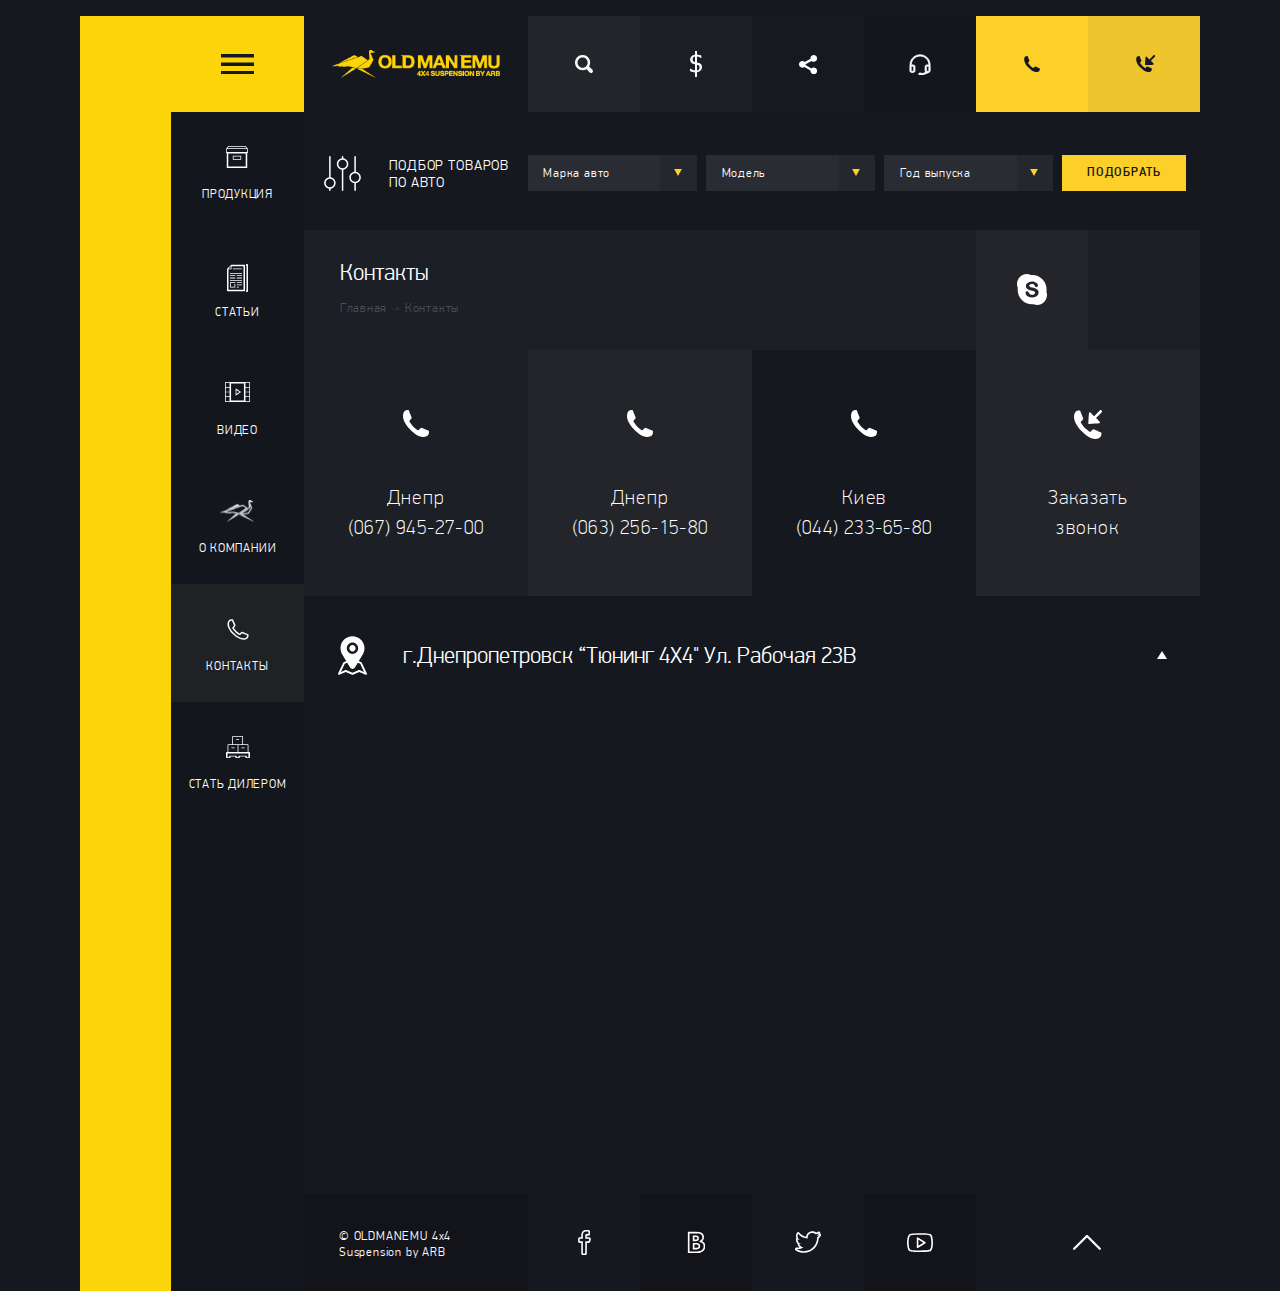
<file: docs/contacts.html>
<!DOCTYPE html>
<html lang="ru">
<head>
<meta charset="utf-8">
<title>oldmanemu</title>
<meta http-equiv="X-UA-Compatible" content="IE=edge,chrome=1">
<meta name="viewport" content="width=device-width, initial-scale=1, maximum-scale=1, user-scalable=no">
<link rel="shortcut icon" href="favicon.ico" type="image/x-icon">
<link rel="icon" href="favicon.ico" type="image/x-icon">
<!-- Latest compiled and minified CSS -->
<link rel="stylesheet" href="css/normalize.css" />
<link rel="stylesheet" href="css/style.css" type="text/css">
</head>
<body class="page-contacts">

<section class="main-section">
	<div class="topScroll"></div>
	<div class="content">
	
	<div class="main-content">
		<div class="section-left xs-hidden">
			<div class="section-left-content">
				<div class="burger-box">
					<span class="burger-nav mobile-nav"></span>
					<span class="burger-nav m2Lavel"></span>
				</div>
				<ul class="main-nav">
					<li>
						<a href="#" class="menuOpen">
							<span>
								<i class="i-nav-1"></i>
								<span>
									<span data-hover="Продукция">Продукция</span>
								</span>
							</span>
						</a>
					</li>					
					<li>
						<a href="articles.html">
							<span>
								<i class="i-nav-2"></i>
								<span>
									<span data-hover="Статьи">Статьи</span>
								</span>
							</span>
						</a>
					</li>					
					<li>
						<a href="video.html">
							<span>
								<i class="i-nav-3"></i>
								<span>
									<span data-hover="Видео">Видео</span>
								</span>
							</span>
						</a>
					</li>					
					<li>
						<a href="#">
							<span>
								<i class="i-nav-4"></i>
								<span>
									<span data-hover="О компании">О компании</span>
								</span>
							</span>
						</a>
					</li>					
					<li>
						<a href="contacts.html" class="active-page">
							<span>
								<i class="i-nav-5"></i>
								<span>
									<span data-hover="Контакты">Контакты</span>
								</span>
							</span>
						</a>
					</li>					
					<li>
						<a href="single-page.html">
							<span>
								<i class="i-nav-6"></i>
								<span>
									<span data-hover="Cтать дилером">Cтать дилером</span>
								</span>
							</span>
						</a>
					</li>
				</ul>								
			</div><!--/.section-left-content-->
		</div><!-- /.section-left -->
		
		<div class="section-content">
			<header>
				<div class="header-top">
				<div class="burger-box xs-visible">
					<span class="burger-nav mobile-nav"></span>
					<span class="burger-nav m2Lavel"></span>
				</div>				
					<div class="logo"><a href="home.html"><img src="images/logo.png" alt="#"></a></div>
					<ul class="header-phones">
						<li>
							<a href="#" data-box="list-phones" class="modal-link">
								<i class="phone-1"></i>
								<span class="i-txt">Телефоны</span>
							</a>
						</li>
						<li class="xs-hidden">
							<a href="#" data-box="callBox" class="modal-link callModal">
								<i class="phone-2"></i>
								<span class="i-txt">Заказ звонка</span>
							</a>
						</li>
					</ul>
				</div>
				<ul class="header-bottom">
					<li>
						<a href="#" class="i-btn-search modal-link" data-box="search-box">
							<i></i>
							<span class="i-txt">Поиск</span>
						</a>
					</li>
					<li id="selectCurrency">
						<a href="#" class="i-currency dollar">
							<span></span>
							<span class="i-txt">Валюта</span>	
						</a>
						<ul class="drop drop-currency">
							<li data-value="₴" class="grivna"><span><i>₴</i> <span>В гривнах</span></span></li>
							<li data-value="$" class="dollar"><span><i>$</i> <span>В долларах</span></span></li>
						</ul>
						<input type="hidden" id="valCurrency">
					</li>
					<li>
						<a href="#" class="i-share share-btn">
							<i></i>
							<span class="i-txt">Расшарить</span>
						</a>
						<ul class="drop drop-share">
							<li><a href="#" class="i-fb"><i></i></a></li>
							<li><a href="#" class="i-vk"><i></i></a></li>
							<li><a href="#" class="i-tw"><i></i></a></li>
						</ul>						
					</li>
					<li>
						<a href="#" data-box="consultant" class="i-consultant modal-link">
							<i></i>
							<span class="i-txt">Консультация</span>
						</a>
					</li>
				</ul>
			</header>
				
				<div class="podbor-container">

				<div class="podbor-title"><span class="open-accordion">ПодБОР товарОВ <br> по авто</span></div>		

							<div class="podbor-content podbor-accordion">								
								<form action="#" method="post">
									<div class="control-form control-select">
										<div class="select-box" id="select1">
											<span class="slct"><span>Марка авто</span></span>
											<ul class="drop-select">
												<li data-value="Ford"><span>Ford</span></li>
												<li data-value="Jeep"><span>Jeep</span></li>
												<li data-value="Land Rover"><span>Land Rover</span></li>
												<li data-value="Mercedes"><span>Mercedes</span></li>
												<li data-value="Mitsubishi"><span>Mitsubishi</span></li>
												<li data-value="Nissan"><span>Nissan</span></li>
												<li data-value="Toyota"><span>Toyota</span></li>
												<li data-value="Volkswagen"><span>Volkswagen</span></li>
											</ul>
											<input type="hidden" id="valSelect1">
										</div>
									</div>
									<div class="control-form control-select">
										<div class="select-box" id="select2">
											<span class="slct"><span>Модель</span></span>
											<ul class="drop-select">
												<li data-value="Ford"><span>Ford</span></li>
												<li data-value="Jeep"><span>Jeep</span></li>
												<li data-value="Land Rover"><span>Land Rover</span></li>
												<li data-value="Mercedes"><span>Mercedes</span></li>
												<li data-value="Mitsubishi"><span>Mitsubishi</span></li>
												<li data-value="Nissan"><span>Nissan</span></li>
												<li data-value="Toyota"><span>Toyota</span></li>
												<li data-value="Volkswagen"><span>Volkswagen</span></li>
											</ul>
											<input type="hidden" id="valSelect2">
										</div>
									</div>
									<div class="control-form control-select">
										<div class="select-box" id="select3">
											<span class="slct"><span>Год выпуска</span></span>
											<ul class="drop-select">
												<li data-value="Ford"><span>Ford</span></li>
												<li data-value="Jeep"><span>Jeep</span></li>
												<li data-value="Land Rover"><span>Land Rover</span></li>
												<li data-value="Mercedes"><span>Mercedes</span></li>
												<li data-value="Mitsubishi"><span>Mitsubishi</span></li>
												<li data-value="Nissan"><span>Nissan</span></li>
												<li data-value="Toyota"><span>Toyota</span></li>
												<li data-value="Volkswagen"><span>Volkswagen</span></li>
											</ul>
											<input type="hidden" id="valSelect3">
										</div>
									</div>
									<div class="control-form">
										<button type="submmit" class="btn"><span>Подобрать</span></button>
									</div>		
								</form>										
							</div><!-- /.podbor-content -->	

					</div><!-- /.podbor-container -->	

						<div class="pageTitleBox" data-ix="fade-from-left">
							<div class="pt-left pt-left-3" data-ix="fade-from-left-2">
								<div class="title">
									<h1>Контакты</h1>
								</div>
								<div class="breadcrumb-box" data-ix="fade-from-right">
									<ul class="breadcrumb">
										<li><a href="#" class="d-hover"><span data-hover="Главная">Главная</span></a></li>
										<li><span>Контакты</span></li>
									</ul>									
								</div>
							</div>

							<div class="pt-right pt-rightV pt-right2">
								<ul class="pt-list list-view">
									<li data-ix="fade-from-bottom"><a class="pt-l-box" href="#"><i class="pt-icon-1 icon-skype"></i></a></li>
									<li data-ix="fade-from-bottom-2"><a class="pt-l-box" href="#"><i class="pt-icon-2 icon-email"></i></a></li>
								</ul>
							</div>
						</div><!-- /.pageTitleBox -->
				
				<ul class="contacts-list">
					<li data-ix="fade-scroll-bottom-300">
						<a href="tel:0679452700">
							<span class="contacts-box">
								<i class="icon-phone-1"></i>
								<span class="contacts-list-txt">
									<span>Днепр</span>
									<span>(067) 945-27-00</span>
								</span>
							</span>
						</a>
					</li>
					<li data-ix="fade-scroll-bottom-500">
						<a href="tel:0632561580">
							<span class="contacts-box">
								<i class="icon-phone-1"></i>
								<span class="contacts-list-txt">
									<span>Днепр</span>
									<span>(063) 256-15-80</span>
								</span>
							</span>
						</a>
					</li>
					<li data-ix="fade-scroll-bottom-700">
						<a href="tel:0442336580">
							<span class="contacts-box">
								<i class="icon-phone-1"></i>
								<span class="contacts-list-txt">
									<span>Киев</span>
									<span>(044) 233-65-80</span>
								</span>
							</span>
						</a>
					</li>
					<li data-ix="fade-scroll-bottom-900">
						<a href="#callOrder" class="modal-open">
							<span class="contacts-box">
								<i class="icon-phone-2"></i>
								<span class="contacts-list-txt">
									<span>Заказать</span>
									<span>звонок</span>
								</span>
							</span>
						</a>
					</li>										
				</ul><!-- /.contacts-list -->
				
			<div class="main-text">
				<div class="main-tab tab-contacts tabOpen">
					<div data-ix="fade-scroll-left"><span><i></i> г.Днепропетровск “Тюнинг 4Х4" Ул. Рабочая 23В</span></div>
				</div>
					<div class="main-tab-text" style="display: block;">
						<div id="map"></div>
					</div>		
			</div><!-- /.main-text -->						
			
					
			
			<div class="section-modal"> <!-- style="display: block;" -->
				
				
				<ul class="list-phones box-modal">
					<li>
						<div><span>Днепр</span><a href="tel:0679452700">(067) 945-27-00</a></div>
					</li>
					<li>
						<div><span>Днепр</span><a href="tel:0632561580">(063) 256-15-80</a></div>
					</li>
					<li>
						<div><span>Киев</span><a href="tel:0442336580">(044) 233-65-80</a></div>
					</li>
					<li>
						<div><a href="#callOrder" class="modal-open"><span>Заказать</span> <span>звонок</span></a></div>
					</li>
				</ul><!-- /.list-phones -->
				
				<div class="search-box box-modal">									
					<div class="search-form">
						<form action="#" method="#">
							<div class="form-control-box">
								<input type="text" class="form-control" placeholder="Введите ключевые слова для поиска">
								<div class="error-text"><span>Пожалуйста, заполните поле</span></div>
							</div>
							<div class="form-control-action">
								<button type="submit" class="btn-sub"><span class="icon-search"></span></button>
							</div>
						</form>
					</div>
				</div><!-- /.search-box -->

				<div class="consultant box-modal">
					<div class="consultant-online">
						<span class="consultant-title">Консультация онлайн</span>
							<span class="consult-close close"></span>
						<div class="consult-form">
							<form action="#" method="post">
								<div class="consult-control-box">
									<input type="text" class="form-control" placeholder="Ваше имя">
									<div class="error-text"><span>Пожалуйста, заполните поле</span></div>
								</div>
								<div class="consult-control-box">
									<input type="text" class="form-control" placeholder="Номер вашего телефона">
									<div class="error-text"><span>Пожалуйста, заполните поле</span></div>
								</div>
								<div class="consult-control-box">
									<textarea class="form-control" placeholder="Опишите вкратце возникшую проблему"></textarea>
									<div class="error-text"><span>Пожалуйста, заполните поле</span></div>
								</div>
								<div class="consult-control-box">
									<button type="submit" class="btn-sub consult-btn"><span>Отправить</span></button>
								</div>
							</form>
						</div>
					</div>
				</div><!-- /.consultant -->


				<div class="callBox box-modal">
					<div class="consultant-online">
						<span class="consultant-title">Мы Вам перезвоним</span>
							<span class="call-close close"></span>
						<div class="consult-form">
							<form action="#" method="post">
								<div class="consult-control-box">
									<input type="text" class="form-control" placeholder="Ваше имя">
									<div class="error-text"><span>Пожалуйста, заполните поле</span></div>
								</div>
								<div class="consult-control-box error">
									<input type="text" class="form-control" placeholder="Номер вашего телефона">
									<div class="error-text"><span>Пожалуйста, заполните поле</span></div>
								</div>
								<div class="consult-control-box">
									<input type="text" class="form-control" placeholder="Когда и во сколько Вам удобно позвонить?">
									<div class="error-text"><span>Пожалуйста, заполните поле</span></div>
								</div>								
								<div class="consult-control-box">
									<button type="submit" class="btn-sub consult-btn"><span>Отправить</span></button>
								</div>
							</form>
						</div>
					</div>
				</div><!-- /.consultant -->				

			</div><!-- /.section-modal -->
			
			


		<div class="menu__container">
			<div class="menu__content">

                <ul class="main-nav mainNavMobile">
                    <li>
                        <a href="#" data-box="prCatMobile" class="cat-menu mobile-link">
                            <span>
                                <i class="i-nav-1"></i>
                                <span>
                                    <span data-hover="Продукция">Продукция</span>
                                </span>
                            </span>
                        </a>
                    </li>                   
                    <li>
                        <a href="#">
                            <span>
                                <i class="i-nav-2"></i>
                                <span>
                                    <span data-hover="Статьи">Статьи</span>
                                </span>
                            </span>
                        </a>
                    </li>                   
                    <li>
                        <a href="video.html">
                            <span>
                                <i class="i-nav-3"></i>
                                <span>
                                    <span data-hover="Видео">Видео</span>
                                </span>
                            </span>
                        </a>
                    </li>                   
                    <li>
                        <a href="#">
                            <span>
                                <i class="i-nav-4"></i>
                                <span>
                                    <span data-hover="О компании">О компании</span>
                                </span>
                            </span>
                        </a>
                    </li>                   
                    <li>
                        <a href="contacts.html">
                            <span>
                                <i class="i-nav-5"></i>
                                <span>
                                    <span data-hover="Контакты">Контакты</span>
                                </span>
                            </span>
                        </a>
                    </li>                   
                    <li>
                        <a href="single-page.html">
                            <span>
                                <i class="i-nav-6"></i>
                                <span>
                                    <span data-hover="Cтать дилером">Cтать дилером</span>
                                </span>
                            </span>
                        </a>
                    </li>                    
                    <li>
                        <a href="payment.html">
                            <span>
                                <i class="i-nav-8"></i>
                                <span>
                                    <span data-hover="Оплата">Оплата</span>
                                </span>
                            </span>
                        </a>
                    </li>                    
                    <li>
                        <a href="delivery.html">
                            <span>
                                <i class="i-nav-7"></i>
                                <span>
                                    <span data-hover="Доставка">Доставка</span>
                                </span>
                            </span>
                        </a>
                    </li>
                </ul>
	

				<ul class="product-cat prCatMobile">
					<li>
						<a href="#" data-sub="sm2" class="link-sub"><span class="pr-catImg loader catImgM"><img src="images/categories/cat1.jpg" alt="#"></span>
						<span class="pr-catLink"><span>Экстерьер</span></span></a>
					</li>
					<li>
						<a href="#" data-sub="sm1" class="link-sub"><span class="pr-catImg loader catImgM"><img src="images/categories/cat2.jpg" alt="#"></span>
						<span class="pr-catLink"><span>Подвеска</span></span></a>
					</li>
					<li>
						<a href="#"><span class="pr-catImg loader catImgM"><img src="images/categories/cat3.jpg" alt="#"></span>
						<span class="pr-catLink"><span>Лебедки</span></span></a>
					</li>
					<li>
						<a href="#"><span class="pr-catImg loader catImgM"><img src="images/categories/cat4.jpg" alt="#"></span>
						<span class="pr-catLink"><span>Колеса и тормоза</span></span></a>
					</li>
					<li>
						<a href="#"><span class="pr-catImg loader catImgM"><img src="images/categories/cat5.jpg" alt="#"></span>
						<span class="pr-catLink"><span>Трансмиссия</span></span></a>
					</li>
					<li>
						<a href="#"><span class="pr-catImg loader catImgM"><img src="images/categories/cat6.jpg" alt="#"></span>
						<span class="pr-catLink"><span>Оптика</span></span></a>
					</li>
					<li>
						<a href="#"><span class="pr-catImg loader catImgM"><img src="images/categories/cat7.jpg" alt="#"></span>
						<span class="pr-catLink"><span>Такелаж</span></span></a>
					</li>
					<li>
						<a href="#"><span class="pr-catImg loader catImgM"><img src="images/categories/cat8.jpg" alt="#"></span>
						<span class="pr-catLink"><span>Путешествие и туризм</span></span></a>
					</li>
				</ul><!-- /.product-cat -->
				
				<div class="subMenuBox">
					<ul class="subMenu-2 sm1">
						<li><a href="#"><span>Амортизаторы Old Man Emu BP-51</span></a></li>
						<li><a href="#"><span>Бамперы задние KAYMAR</span></a></li>
						<li><a href="#"><span>Защита днища автомобиля ARB</span></a></li>
						<li><a href="#"><span>Расширители ступицы Hofmann</span></a></li>
						<li><a href="#"><span>Тормозные диски DBA</span></a></li>
						<li><a href="#"><span>Тормозные колодки HAWK</span></a></li>
						<li><a href="#"><span>Подвеска для внедорожников</span></a></li>
						<li><a href="#"><span>Амортизаторы old man emu Nitrocharger</span></a></li>
						<li><a href="#"><span>Амортизаторы old man emu Nitrocharger sport</span></a></li>
						<li><a href="#"><span>Амортизаторы old man emu Nitrocharger Sport Nitro Milosa</span></a></li>
						<li><a href="#"><span>Пружины</span></a></li>
						<li><a href="#"><span>Рессорные серьги old man emu</span></a></li>
						<li><a href="#"><span>Торсионы old man emu</span></a></li>
						<li><a href="#"><span>Рессоры old man emu</span></a></li>
						<li><a href="#"><span>Бампера ARB</span></a></li>
						<li><a href="#"><span>Бампера ARB</span></a></li>
						<li><a href="#"><span>Амортизаторы Old Man Emu BP-51</span></a></li>
						<li><a href="#"><span>Бамперы задние KAYMAR</span></a></li>
						<li><a href="#"><span>Защита днища автомобиля ARB</span></a></li>
						<li><a href="#"><span>Расширители ступицы Hofmann</span></a></li>
						<li><a href="#"><span>Тормозные диски DBA</span></a></li>
					</ul>					

					<ul class="subMenu-2 sm2">
						<li><a href="#"><span>Бампера ARB</span></a></li>
						<li><a href="#"><span>Бампера ARB</span></a></li>
						<li><a href="#"><span>Амортизаторы Old Man Emu BP-51</span></a></li>
						<li><a href="#"><span>Бамперы задние KAYMAR</span></a></li>
						<li><a href="#"><span>Защита днища автомобиля ARB</span></a></li>
						<li><a href="#"><span>Расширители ступицы Hofmann</span></a></li>
						<li><a href="#"><span>Тормозные диски DBA</span></a></li>
						<li><a href="#"><span>Амортизаторы Old Man Emu BP-51</span></a></li>
						<li><a href="#"><span>Бамперы задние KAYMAR</span></a></li>
						<li><a href="#"><span>Защита днища автомобиля ARB</span></a></li>
						<li><a href="#"><span>Расширители ступицы Hofmann</span></a></li>
						<li><a href="#"><span>Тормозные диски DBA</span></a></li>
						<li><a href="#"><span>Тормозные колодки HAWK</span></a></li>
						<li><a href="#"><span>Подвеска для внедорожников</span></a></li>
						<li><a href="#"><span>Амортизаторы old man emu Nitrocharger</span></a></li>
						<li><a href="#"><span>Амортизаторы old man emu Nitrocharger sport</span></a></li>
						<li><a href="#"><span>Амортизаторы old man emu Nitrocharger Sport Nitro Milosa</span></a></li>
						<li><a href="#"><span>Пружины</span></a></li>
					</ul>					

				</div><!-- /.subMenuBox -->


			</div>
		</div><!-- /.menu__container -->		

		</div><!-- /.section-content -->

		<footer>
			<ul class="soc-list">
				<li data-ix="nav-f-1"><a href="#"><i class="icon-fb"></i></a></li>
				<li data-ix="nav-f-2"><a href="#"><i class="icon-vk"></i></a></li>
				<li data-ix="nav-f-3"><a href="#"><i class="icon-tw"></i></a></li>
				<li data-ix="nav-f-4"><a href="#"><i class="icon-yt"></i></a></li>
			</ul>
			<div class="footer-bottom">
				<div class="copy" data-ix="fade-scroll-left">
					<span>&copy; OLDMANEMU 4x4 Suspension by ARB</span>
				</div>
				<div class="btn-top" data-ix="fade-scroll-right"></div>				
			</div>
		</footer>
	
	</div><!-- /.main-content -->

	</div><!-- /.content -->	
</section><!--/.main-section -->

<div id="callOrder" class="mfp-hide">
    <div class="modal__container">
					<div class="consultant-online">
						<span class="consultant-title">Мы Вам перезвоним</span>
							<span class="close mfp-close"></span>
						<div class="consult-form">
							<form action="#" method="post">
								<div class="consult-control-box">
									<input type="text" class="form-control" placeholder="Ваше имя">
									<div class="error-text"><span>Пожалуйста, заполните поле</span></div>
								</div>
								<div class="consult-control-box error">
									<input type="text" class="form-control" placeholder="Номер вашего телефона">
									<div class="error-text"><span>Пожалуйста, заполните поле</span></div>
								</div>
								<div class="consult-control-box">
									<input type="text" class="form-control" placeholder="Когда и во сколько Вам удобно позвонить?">
									<div class="error-text"><span>Пожалуйста, заполните поле</span></div>
								</div>								
								<div class="consult-control-box">
									<button type="submit" class="btn-sub consult-btn"><span>Отправить</span></button>
								</div>
							</form>
						</div>
					</div>
    </div><!-- /.modal__container -->
</div>




<script src="js/jquery.min.js"></script>
<!--[if lt IE 9]>      
    <script src="http://html5shiv.googlecode.com/svn/trunk/html5.js "></script>
    <script src="https://oss.maxcdn.com/html5shiv/3.7.2/html5shiv.min.js"></script>
    <script src="https://oss.maxcdn.com/respond/1.4.2/respond.min.js"></script>
    <script src="http://ie7-js.googlecode.com/svn/version/2.1(beta4)/IE9.js"></script>
    <script src="http://cdnjs.cloudflare.com/ajax/libs/placeholders/3.0.2/placeholders.min.js"></script>  
<![endif]-->   
<script src="js/slick.min.js"></script>
<script src="js/jquery.magnific-popup.min.js"></script>
<script src="js/jquery.scrollTo-min.js"></script>
<script src="js/script.js"></script>
<script src="js/webflow.js"></script>
<script src="http://api-maps.yandex.ru/2.1/?lang=ru_RU" type="text/javascript"></script>
<script src="js/map.js"></script>  
<script src="js/modernizr.js"></script>
</body>
</html>
</file>
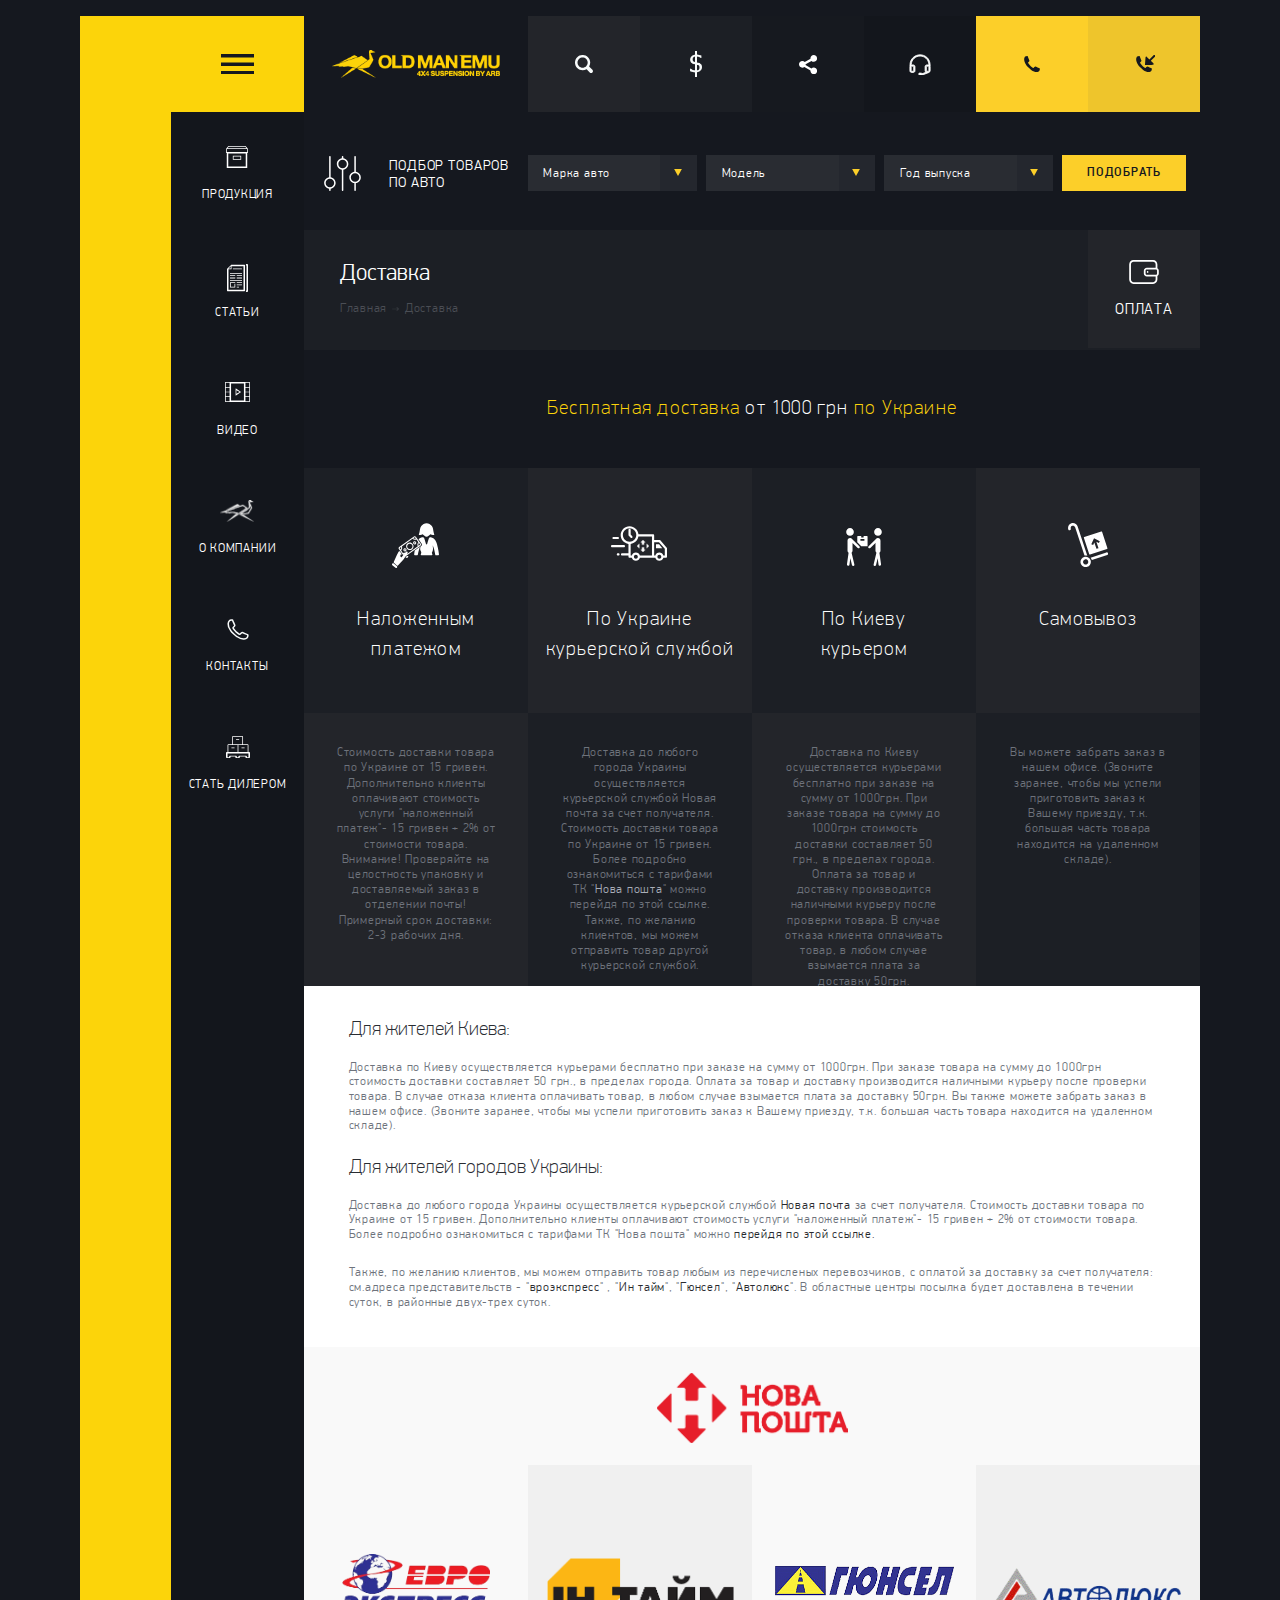
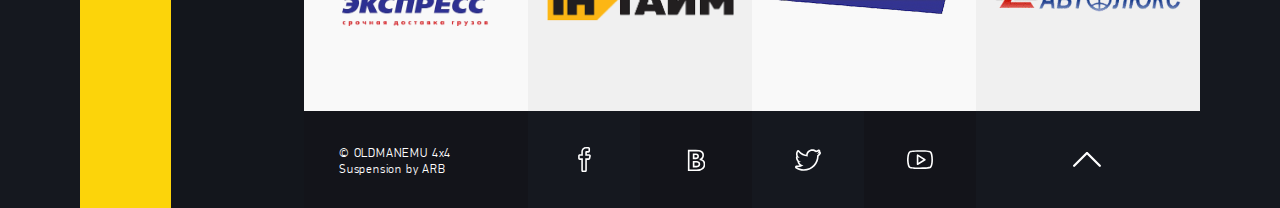
<file: docs/delivery.html>
<!DOCTYPE html>
<html lang="ru">
<head>
<meta charset="utf-8">
<title>oldmanemu</title>
<meta http-equiv="X-UA-Compatible" content="IE=edge,chrome=1">
<meta name="viewport" content="width=device-width, initial-scale=1, maximum-scale=1, user-scalable=no">
<link rel="shortcut icon" href="favicon.ico" type="image/x-icon">
<link rel="icon" href="favicon.ico" type="image/x-icon">
<!-- Latest compiled and minified CSS -->
<link rel="stylesheet" href="css/normalize.css" />
<link rel="stylesheet" href="css/style.css" type="text/css">
</head>
<body class="page-delivery">

<section class="main-section">
	<div class="topScroll"></div>
	<div class="content">
	
	<div class="main-content">
		<div class="section-left xs-hidden">
			<div class="section-left-content">
				<div class="burger-box">
					<span class="burger-nav mobile-nav"></span>
					<span class="burger-nav m2Lavel"></span>
				</div>
				<ul class="main-nav">
					<li>
						<a href="#" class="menuOpen">
							<span>
								<i class="i-nav-1"></i>
								<span>
									<span data-hover="Продукция">Продукция</span>
								</span>
							</span>
						</a>
					</li>					
					<li>
						<a href="articles.html">
							<span>
								<i class="i-nav-2"></i>
								<span>
									<span data-hover="Статьи">Статьи</span>
								</span>
							</span>
						</a>
					</li>					
					<li>
						<a href="video.html">
							<span>
								<i class="i-nav-3"></i>
								<span>
									<span data-hover="Видео">Видео</span>
								</span>
							</span>
						</a>
					</li>					
					<li>
						<a href="#">
							<span>
								<i class="i-nav-4"></i>
								<span>
									<span data-hover="О компании">О компании</span>
								</span>
							</span>
						</a>
					</li>					
					<li>
						<a href="contacts.html">
							<span>
								<i class="i-nav-5"></i>
								<span>
									<span data-hover="Контакты">Контакты</span>
								</span>
							</span>
						</a>
					</li>					
					<li>
						<a href="single-page.html">
							<span>
								<i class="i-nav-6"></i>
								<span>
									<span data-hover="Cтать дилером">Cтать дилером</span>
								</span>
							</span>
						</a>
					</li>
				</ul>							
			</div><!--/.section-left-content-->
		</div><!-- /.section-left -->
		
		<div class="section-content">
			<header>
				<div class="header-top">
				<div class="burger-box xs-visible">
					<span class="burger-nav mobile-nav"></span>
					<span class="burger-nav m2Lavel"></span>
				</div>				
					<div class="logo"><a href="home.html"><img src="images/logo.png" alt="#"></a></div>
					<ul class="header-phones">
						<li>
							<a href="#" data-box="list-phones" class="modal-link">
								<i class="phone-1"></i>
								<span class="i-txt">Телефоны</span>
							</a>
						</li>
						<li class="xs-hidden">
							<a href="#" data-box="callBox" class="modal-link callModal">
								<i class="phone-2"></i>
								<span class="i-txt">Заказ звонка</span>
							</a>
						</li>
					</ul>
				</div>
				<ul class="header-bottom">
					<li>
						<a href="#" class="i-btn-search modal-link" data-box="search-box">
							<i></i>
							<span class="i-txt">Поиск</span>
						</a>
					</li>
					<li id="selectCurrency">
						<a href="#" class="i-currency dollar">
							<span></span>
							<span class="i-txt">Валюта</span>	
						</a>
						<ul class="drop drop-currency">
							<li data-value="₴" class="grivna"><span><i>₴</i> <span>В гривнах</span></span></li>
							<li data-value="$" class="dollar"><span><i>$</i> <span>В долларах</span></span></li>
						</ul>
						<input type="hidden" id="valCurrency">
					</li>
					<li>
						<a href="#" class="i-share share-btn">
							<i></i>
							<span class="i-txt">Расшарить</span>
						</a>
						<ul class="drop drop-share">
							<li><a href="#" class="i-fb"><i></i></a></li>
							<li><a href="#" class="i-vk"><i></i></a></li>
							<li><a href="#" class="i-tw"><i></i></a></li>
						</ul>						
					</li>
					<li>
						<a href="#" data-box="consultant" class="i-consultant modal-link">
							<i></i>
							<span class="i-txt">Консультация</span>
						</a>
					</li>
				</ul>
			</header>
				
				<div class="podbor-container">

				<div class="podbor-title"><span class="open-accordion">ПодБОР товарОВ <br> по авто</span></div>		

							<div class="podbor-content podbor-accordion">								
								<form action="#" method="post">
									<div class="control-form control-select">
										<div class="select-box" id="select1">
											<span class="slct"><span>Марка авто</span></span>
											<ul class="drop-select">
												<li data-value="Ford"><span>Ford</span></li>
												<li data-value="Jeep"><span>Jeep</span></li>
												<li data-value="Land Rover"><span>Land Rover</span></li>
												<li data-value="Mercedes"><span>Mercedes</span></li>
												<li data-value="Mitsubishi"><span>Mitsubishi</span></li>
												<li data-value="Nissan"><span>Nissan</span></li>
												<li data-value="Toyota"><span>Toyota</span></li>
												<li data-value="Volkswagen"><span>Volkswagen</span></li>
											</ul>
											<input type="hidden" id="valSelect1">
										</div>
									</div>
									<div class="control-form control-select">
										<div class="select-box" id="select2">
											<span class="slct"><span>Модель</span></span>
											<ul class="drop-select">
												<li data-value="Ford"><span>Ford</span></li>
												<li data-value="Jeep"><span>Jeep</span></li>
												<li data-value="Land Rover"><span>Land Rover</span></li>
												<li data-value="Mercedes"><span>Mercedes</span></li>
												<li data-value="Mitsubishi"><span>Mitsubishi</span></li>
												<li data-value="Nissan"><span>Nissan</span></li>
												<li data-value="Toyota"><span>Toyota</span></li>
												<li data-value="Volkswagen"><span>Volkswagen</span></li>
											</ul>
											<input type="hidden" id="valSelect2">
										</div>
									</div>
									<div class="control-form control-select">
										<div class="select-box" id="select3">
											<span class="slct"><span>Год выпуска</span></span>
											<ul class="drop-select">
												<li data-value="Ford"><span>Ford</span></li>
												<li data-value="Jeep"><span>Jeep</span></li>
												<li data-value="Land Rover"><span>Land Rover</span></li>
												<li data-value="Mercedes"><span>Mercedes</span></li>
												<li data-value="Mitsubishi"><span>Mitsubishi</span></li>
												<li data-value="Nissan"><span>Nissan</span></li>
												<li data-value="Toyota"><span>Toyota</span></li>
												<li data-value="Volkswagen"><span>Volkswagen</span></li>
											</ul>
											<input type="hidden" id="valSelect3">
										</div>
									</div>
									<div class="control-form">
										<button type="submmit" class="btn"><span>Подобрать</span></button>
									</div>		
								</form>										
							</div><!-- /.podbor-content -->	

					</div><!-- /.podbor-container -->	

						<div class="pageTitleBox" data-ix="fade-from-left">
							<div class="pt-left pt-left2" data-ix="fade-from-left-2">
								<div class="title">
									<h1>Доставка</h1>
								</div>
								<div class="breadcrumb-box" data-ix="fade-from-right">
									<ul class="breadcrumb">
										<li><a href="#" class="d-hover"><span data-hover="Главная">Главная</span></a></li>
										<li><span>Доставка</span></li>
									</ul>									
								</div>
							</div>

							<div class="simple-link" data-ix="fade-from-bottom">
								<a href="payment.html">
									<span class="sl-box sl-1">
										<i></i>
										<span><span data-hover="Оплата">Оплата</span></span>
									</span>
								</a>
							</div>
						</div><!-- /.pageTitleBox -->

				
				<div class="simple-text">
					<p data-ix="fade-scroll-top-200"><span>Бесплатная доставка</span> от 1000 грн <span>по Украине</span></p>
				</div>							
			
			<ul class="delivery-list">
				<li>
					<div class="dl-top" data-ix="fade-scroll-top-200">
						<div class="dl-box">
							<i class="dl-1"></i>
							<div class="dl-text"><span>Наложенным</span> <span>платежом</span></div>
						</div>
					</div>
					<div class="dl-bottom dL1" data-ix="fade-scroll-bottom-300">
						<p>Стоимость доставки товара по Украине от 15 гривен. Дополнительно клиенты оплачивают стоимость услуги "наложенный платеж"- 15 гривен + 2% от стоимости товара. Внимание! Проверяйте на целостность упаковку и доставляемый заказ в отделении почты! <br> Примерный срок доставки: 2-3 рабочих дня. </p>
					</div>
				</li>
				<li>
					<div class="dl-top" data-ix="fade-scroll-top-400">
						<div class="dl-box">
							<i class="dl-2"><i></i></i>
							<div class="dl-text"><span>По Украине</span> <span>курьерской службой</span></div>
						</div>
					</div>
					<div class="dl-bottom dL2" data-ix="fade-scroll-bottom-500">
						<p>Доставка до любого города Украины осуществляется курьерской службой Новая почта за счет получателя. Стоимость доставки товара по Украине от 15 гривен. Более подробно ознакомиться с тарифами ТК "<span>Нова пошта</span>" можно перейдя по этой ссылке. Также, по желанию клиентов, мы можем отправить товар другой курьерской службой.</p>
					</div>
				</li>
				<li>
					<div class="dl-top" data-ix="fade-scroll-top-600">
						<div class="dl-box">
							<i class="dl-3"></i>
							<div class="dl-text"><span>По Киеву</span><span>курьером</span></div>
						</div>
					</div>
					<div class="dl-bottom dL3" data-ix="fade-scroll-bottom-700">
						<p>Доставка по Киеву осуществляется курьерами бесплатно при заказе на сумму от 1000грн. При заказе товара на сумму до 1000грн стоимость доставки составляет 50 грн., в пределах города. Оплата за товар и доставку производится наличными курьеру после проверки товара. В случае отказа клиента оплачивать товар, в любом случае взымается плата за доставку 50грн. </p>
					</div>
				</li>
				<li>
					<div class="dl-top" data-ix="fade-scroll-top-800">
						<div class="dl-box">
							<i class="dl-4"></i>
							<div class="dl-text"><span>Самовывоз</span></div>
						</div>
					</div>
					<div class="dl-bottom dL4" data-ix="fade-scroll-bottom-900">
						<p>Вы можете забрать заказ в нашем офисе. (Звоните заранее, чтобы мы успели приготовить заказ к Вашему приезду, т.к. большая часть товара находится на удаленном складе).</p>
					</div>
				</li>
			</ul>

			<div class="delivery-info">
				<h3>Для жителей Киева:</h3>
				<p>Доставка по Киеву осуществляется курьерами бесплатно при заказе на сумму от 1000грн. При заказе товара на сумму до 1000грн стоимость доставки составляет 50 грн., в пределах города. Оплата за товар и доставку производится наличными курьеру после проверки товара. В случае отказа клиента оплачивать товар, в любом случае взымается плата за доставку 50грн. Вы также можете забрать заказ в нашем офисе. (Звоните заранее, чтобы мы успели приготовить заказ к Вашему приезду, т.к. большая часть товара находится на удаленном складе).</p>

				<h3>Для жителей городов Украины:</h3>
				<p>Доставка до любого города Украины осуществляется курьерской службой <a href="#">Новая почта</a> за счет получателя. Стоимость доставки товара по Украине от 15 гривен. Дополнительно клиенты оплачивают стоимость услуги "наложенный платеж"- 15 гривен + 2% от стоимости товара. Более подробно ознакомиться с тарифами ТК "Нова пошта" можно <a href="#">перейдя по этой ссылке.</a></p>

				<p>Также, по желанию клиентов, мы можем отправить товар любым из перечисленых перевозчиков, с оплатой за доставку за счет получателя: см.адреса представительств - "<a href="#">вроэкспресс</a>" , "<a href="#">Ин тайм</a>", "<a href="#">Гюнсел</a>", "<a href="#">Автолюкс</a>". В областные центры посылка будет доставлена в течении суток, в районные двух-трех суток.</p>
			</div>
				<ul class="d-info-list">
					<li><img src="images/delivery1.png" width="191" alt="#"  data-ix="scale-on-scroll-delay-100"></li>
					<li><img src="images/delivery2.png" width="148" alt="#"  data-ix="scale-on-scroll-delay-200"></li>
					<li><img src="images/delivery3.png" width="187" alt="#"  data-ix="scale-on-scroll-delay-300"></li>
					<li><img src="images/delivery4.png" width="179" alt="#"  data-ix="scale-on-scroll-delay-400"></li>
					<li><img src="images/delivery5.png" width="186" alt="#"  data-ix="scale-on-scroll-delay-500"></li>
				</ul>			
			
			<div class="section-modal"> <!-- style="display: block;" -->
				
				
				<ul class="list-phones box-modal">
					<li>
						<div><span>Днепр</span><a href="tel:0679452700">(067) 945-27-00</a></div>
					</li>
					<li>
						<div><span>Днепр</span><a href="tel:0632561580">(063) 256-15-80</a></div>
					</li>
					<li>
						<div><span>Киев</span><a href="tel:0442336580">(044) 233-65-80</a></div>
					</li>
					<li>
						<div><a href="#callOrder" class="modal-open"><span>Заказать</span> <span>звонок</span></a></div>
					</li>
				</ul><!-- /.list-phones -->
				
				<div class="search-box box-modal">									
					<div class="search-form">
						<form action="#" method="#">
							<div class="form-control-box">
								<input type="text" class="form-control" placeholder="Введите ключевые слова для поиска">
								<div class="error-text"><span>Пожалуйста, заполните поле</span></div>
							</div>
							<div class="form-control-action">
								<button type="submit" class="btn-sub"><span class="icon-search"></span></button>
							</div>
						</form>
					</div>
				</div><!-- /.search-box -->

				<div class="consultant box-modal">
					<div class="consultant-online">
						<span class="consultant-title">Консультация онлайн</span>
							<span class="consult-close close"></span>
						<div class="consult-form">
							<form action="#" method="post">
								<div class="consult-control-box">
									<input type="text" class="form-control" placeholder="Ваше имя">
									<div class="error-text"><span>Пожалуйста, заполните поле</span></div>
								</div>
								<div class="consult-control-box">
									<input type="text" class="form-control" placeholder="Номер вашего телефона">
									<div class="error-text"><span>Пожалуйста, заполните поле</span></div>
								</div>
								<div class="consult-control-box">
									<textarea class="form-control" placeholder="Опишите вкратце возникшую проблему"></textarea>
									<div class="error-text"><span>Пожалуйста, заполните поле</span></div>
								</div>
								<div class="consult-control-box">
									<button type="submit" class="btn-sub consult-btn"><span>Отправить</span></button>
								</div>
							</form>
						</div>
					</div>
				</div><!-- /.consultant -->


				<div class="callBox box-modal">
					<div class="consultant-online">
						<span class="consultant-title">Мы Вам перезвоним</span>
							<span class="call-close close"></span>
						<div class="consult-form">
							<form action="#" method="post">
								<div class="consult-control-box">
									<input type="text" class="form-control" placeholder="Ваше имя">
									<div class="error-text"><span>Пожалуйста, заполните поле</span></div>
								</div>
								<div class="consult-control-box error">
									<input type="text" class="form-control" placeholder="Номер вашего телефона">
									<div class="error-text"><span>Пожалуйста, заполните поле</span></div>
								</div>
								<div class="consult-control-box">
									<input type="text" class="form-control" placeholder="Когда и во сколько Вам удобно позвонить?">
									<div class="error-text"><span>Пожалуйста, заполните поле</span></div>
								</div>								
								<div class="consult-control-box">
									<button type="submit" class="btn-sub consult-btn"><span>Отправить</span></button>
								</div>
							</form>
						</div>
					</div>
				</div><!-- /.consultant -->				

			</div><!-- /.section-modal -->
			
			


		<div class="menu__container">
			<div class="menu__content">

                <ul class="main-nav mainNavMobile">
                    <li>
                        <a href="#" data-box="prCatMobile" class="cat-menu mobile-link">
                            <span>
                                <i class="i-nav-1"></i>
                                <span>
                                    <span data-hover="Продукция">Продукция</span>
                                </span>
                            </span>
                        </a>
                    </li>                   
                    <li>
                        <a href="#">
                            <span>
                                <i class="i-nav-2"></i>
                                <span>
                                    <span data-hover="Статьи">Статьи</span>
                                </span>
                            </span>
                        </a>
                    </li>                   
                    <li>
                        <a href="video.html">
                            <span>
                                <i class="i-nav-3"></i>
                                <span>
                                    <span data-hover="Видео">Видео</span>
                                </span>
                            </span>
                        </a>
                    </li>                   
                    <li>
                        <a href="#">
                            <span>
                                <i class="i-nav-4"></i>
                                <span>
                                    <span data-hover="О компании">О компании</span>
                                </span>
                            </span>
                        </a>
                    </li>                   
                    <li>
                        <a href="contacts.html">
                            <span>
                                <i class="i-nav-5"></i>
                                <span>
                                    <span data-hover="Контакты">Контакты</span>
                                </span>
                            </span>
                        </a>
                    </li>                   
                    <li>
                        <a href="single-page.html">
                            <span>
                                <i class="i-nav-6"></i>
                                <span>
                                    <span data-hover="Cтать дилером">Cтать дилером</span>
                                </span>
                            </span>
                        </a>
                    </li>                    
                    <li>
                        <a href="payment.html">
                            <span>
                                <i class="i-nav-8"></i>
                                <span>
                                    <span data-hover="Оплата">Оплата</span>
                                </span>
                            </span>
                        </a>
                    </li>                    
                    <li>
                        <a href="delivery.html">
                            <span>
                                <i class="i-nav-7"></i>
                                <span>
                                    <span data-hover="Доставка">Доставка</span>
                                </span>
                            </span>
                        </a>
                    </li>
                </ul>
	

				<ul class="product-cat prCatMobile">
					<li>
						<a href="#" data-sub="sm2" class="link-sub"><span class="pr-catImg loader catImgM"><img src="images/categories/cat1.jpg" alt="#"></span>
						<span class="pr-catLink"><span>Экстерьер</span></span></a>
					</li>
					<li>
						<a href="#" data-sub="sm1" class="link-sub"><span class="pr-catImg loader catImgM"><img src="images/categories/cat2.jpg" alt="#"></span>
						<span class="pr-catLink"><span>Подвеска</span></span></a>
					</li>
					<li>
						<a href="#"><span class="pr-catImg loader catImgM"><img src="images/categories/cat3.jpg" alt="#"></span>
						<span class="pr-catLink"><span>Лебедки</span></span></a>
					</li>
					<li>
						<a href="#"><span class="pr-catImg loader catImgM"><img src="images/categories/cat4.jpg" alt="#"></span>
						<span class="pr-catLink"><span>Колеса и тормоза</span></span></a>
					</li>
					<li>
						<a href="#"><span class="pr-catImg loader catImgM"><img src="images/categories/cat5.jpg" alt="#"></span>
						<span class="pr-catLink"><span>Трансмиссия</span></span></a>
					</li>
					<li>
						<a href="#"><span class="pr-catImg loader catImgM"><img src="images/categories/cat6.jpg" alt="#"></span>
						<span class="pr-catLink"><span>Оптика</span></span></a>
					</li>
					<li>
						<a href="#"><span class="pr-catImg loader catImgM"><img src="images/categories/cat7.jpg" alt="#"></span>
						<span class="pr-catLink"><span>Такелаж</span></span></a>
					</li>
					<li>
						<a href="#"><span class="pr-catImg loader catImgM"><img src="images/categories/cat8.jpg" alt="#"></span>
						<span class="pr-catLink"><span>Путешествие и туризм</span></span></a>
					</li>
				</ul><!-- /.product-cat -->
				
				<div class="subMenuBox">
					<ul class="subMenu-2 sm1">
						<li><a href="#"><span>Амортизаторы Old Man Emu BP-51</span></a></li>
						<li><a href="#"><span>Бамперы задние KAYMAR</span></a></li>
						<li><a href="#"><span>Защита днища автомобиля ARB</span></a></li>
						<li><a href="#"><span>Расширители ступицы Hofmann</span></a></li>
						<li><a href="#"><span>Тормозные диски DBA</span></a></li>
						<li><a href="#"><span>Тормозные колодки HAWK</span></a></li>
						<li><a href="#"><span>Подвеска для внедорожников</span></a></li>
						<li><a href="#"><span>Амортизаторы old man emu Nitrocharger</span></a></li>
						<li><a href="#"><span>Амортизаторы old man emu Nitrocharger sport</span></a></li>
						<li><a href="#"><span>Амортизаторы old man emu Nitrocharger Sport Nitro Milosa</span></a></li>
						<li><a href="#"><span>Пружины</span></a></li>
						<li><a href="#"><span>Рессорные серьги old man emu</span></a></li>
						<li><a href="#"><span>Торсионы old man emu</span></a></li>
						<li><a href="#"><span>Рессоры old man emu</span></a></li>
						<li><a href="#"><span>Бампера ARB</span></a></li>
						<li><a href="#"><span>Бампера ARB</span></a></li>
						<li><a href="#"><span>Амортизаторы Old Man Emu BP-51</span></a></li>
						<li><a href="#"><span>Бамперы задние KAYMAR</span></a></li>
						<li><a href="#"><span>Защита днища автомобиля ARB</span></a></li>
						<li><a href="#"><span>Расширители ступицы Hofmann</span></a></li>
						<li><a href="#"><span>Тормозные диски DBA</span></a></li>
					</ul>					

					<ul class="subMenu-2 sm2">
						<li><a href="#"><span>Бампера ARB</span></a></li>
						<li><a href="#"><span>Бампера ARB</span></a></li>
						<li><a href="#"><span>Амортизаторы Old Man Emu BP-51</span></a></li>
						<li><a href="#"><span>Бамперы задние KAYMAR</span></a></li>
						<li><a href="#"><span>Защита днища автомобиля ARB</span></a></li>
						<li><a href="#"><span>Расширители ступицы Hofmann</span></a></li>
						<li><a href="#"><span>Тормозные диски DBA</span></a></li>
						<li><a href="#"><span>Амортизаторы Old Man Emu BP-51</span></a></li>
						<li><a href="#"><span>Бамперы задние KAYMAR</span></a></li>
						<li><a href="#"><span>Защита днища автомобиля ARB</span></a></li>
						<li><a href="#"><span>Расширители ступицы Hofmann</span></a></li>
						<li><a href="#"><span>Тормозные диски DBA</span></a></li>
						<li><a href="#"><span>Тормозные колодки HAWK</span></a></li>
						<li><a href="#"><span>Подвеска для внедорожников</span></a></li>
						<li><a href="#"><span>Амортизаторы old man emu Nitrocharger</span></a></li>
						<li><a href="#"><span>Амортизаторы old man emu Nitrocharger sport</span></a></li>
						<li><a href="#"><span>Амортизаторы old man emu Nitrocharger Sport Nitro Milosa</span></a></li>
						<li><a href="#"><span>Пружины</span></a></li>
					</ul>					

				</div><!-- /.subMenuBox -->


			</div>
		</div><!-- /.menu__container -->		

		</div><!-- /.section-content -->

		<footer>
			<ul class="soc-list">
				<li data-ix="nav-f-1"><a href="#"><i class="icon-fb"></i></a></li>
				<li data-ix="nav-f-2"><a href="#"><i class="icon-vk"></i></a></li>
				<li data-ix="nav-f-3"><a href="#"><i class="icon-tw"></i></a></li>
				<li data-ix="nav-f-4"><a href="#"><i class="icon-yt"></i></a></li>
			</ul>
			<div class="footer-bottom">
				<div class="copy" data-ix="fade-scroll-left">
					<span>&copy; OLDMANEMU 4x4 Suspension by ARB</span>
				</div>
				<div class="btn-top" data-ix="fade-scroll-right"></div>				
			</div>
		</footer>
	
	</div><!-- /.main-content -->

	</div><!-- /.content -->	
</section><!--/.main-section -->

<div id="callOrder" class="mfp-hide">
    <div class="modal__container">
					<div class="consultant-online">
						<span class="consultant-title">Мы Вам перезвоним</span>
							<span class="close mfp-close"></span>
						<div class="consult-form">
							<form action="#" method="post">
								<div class="consult-control-box">
									<input type="text" class="form-control" placeholder="Ваше имя">
									<div class="error-text"><span>Пожалуйста, заполните поле</span></div>
								</div>
								<div class="consult-control-box error">
									<input type="text" class="form-control" placeholder="Номер вашего телефона">
									<div class="error-text"><span>Пожалуйста, заполните поле</span></div>
								</div>
								<div class="consult-control-box">
									<input type="text" class="form-control" placeholder="Когда и во сколько Вам удобно позвонить?">
									<div class="error-text"><span>Пожалуйста, заполните поле</span></div>
								</div>								
								<div class="consult-control-box">
									<button type="submit" class="btn-sub consult-btn"><span>Отправить</span></button>
								</div>
							</form>
						</div>
					</div>
    </div><!-- /.modal__container -->
</div>




<script src="js/jquery.min.js"></script>
<!--[if lt IE 9]>      
    <script src="http://html5shiv.googlecode.com/svn/trunk/html5.js "></script>
    <script src="https://oss.maxcdn.com/html5shiv/3.7.2/html5shiv.min.js"></script>
    <script src="https://oss.maxcdn.com/respond/1.4.2/respond.min.js"></script>
    <script src="http://ie7-js.googlecode.com/svn/version/2.1(beta4)/IE9.js"></script>
    <script src="http://cdnjs.cloudflare.com/ajax/libs/placeholders/3.0.2/placeholders.min.js"></script>  
<![endif]-->   
<script src="js/slick.min.js"></script>
<script src="js/jquery.magnific-popup.min.js"></script>
<script src="js/jquery.scrollTo-min.js"></script>
<script src="js/script.js"></script>
<script src="js/webflow.js"></script>
<script src="js/modernizr.js"></script>
</body>
</html>
</file>
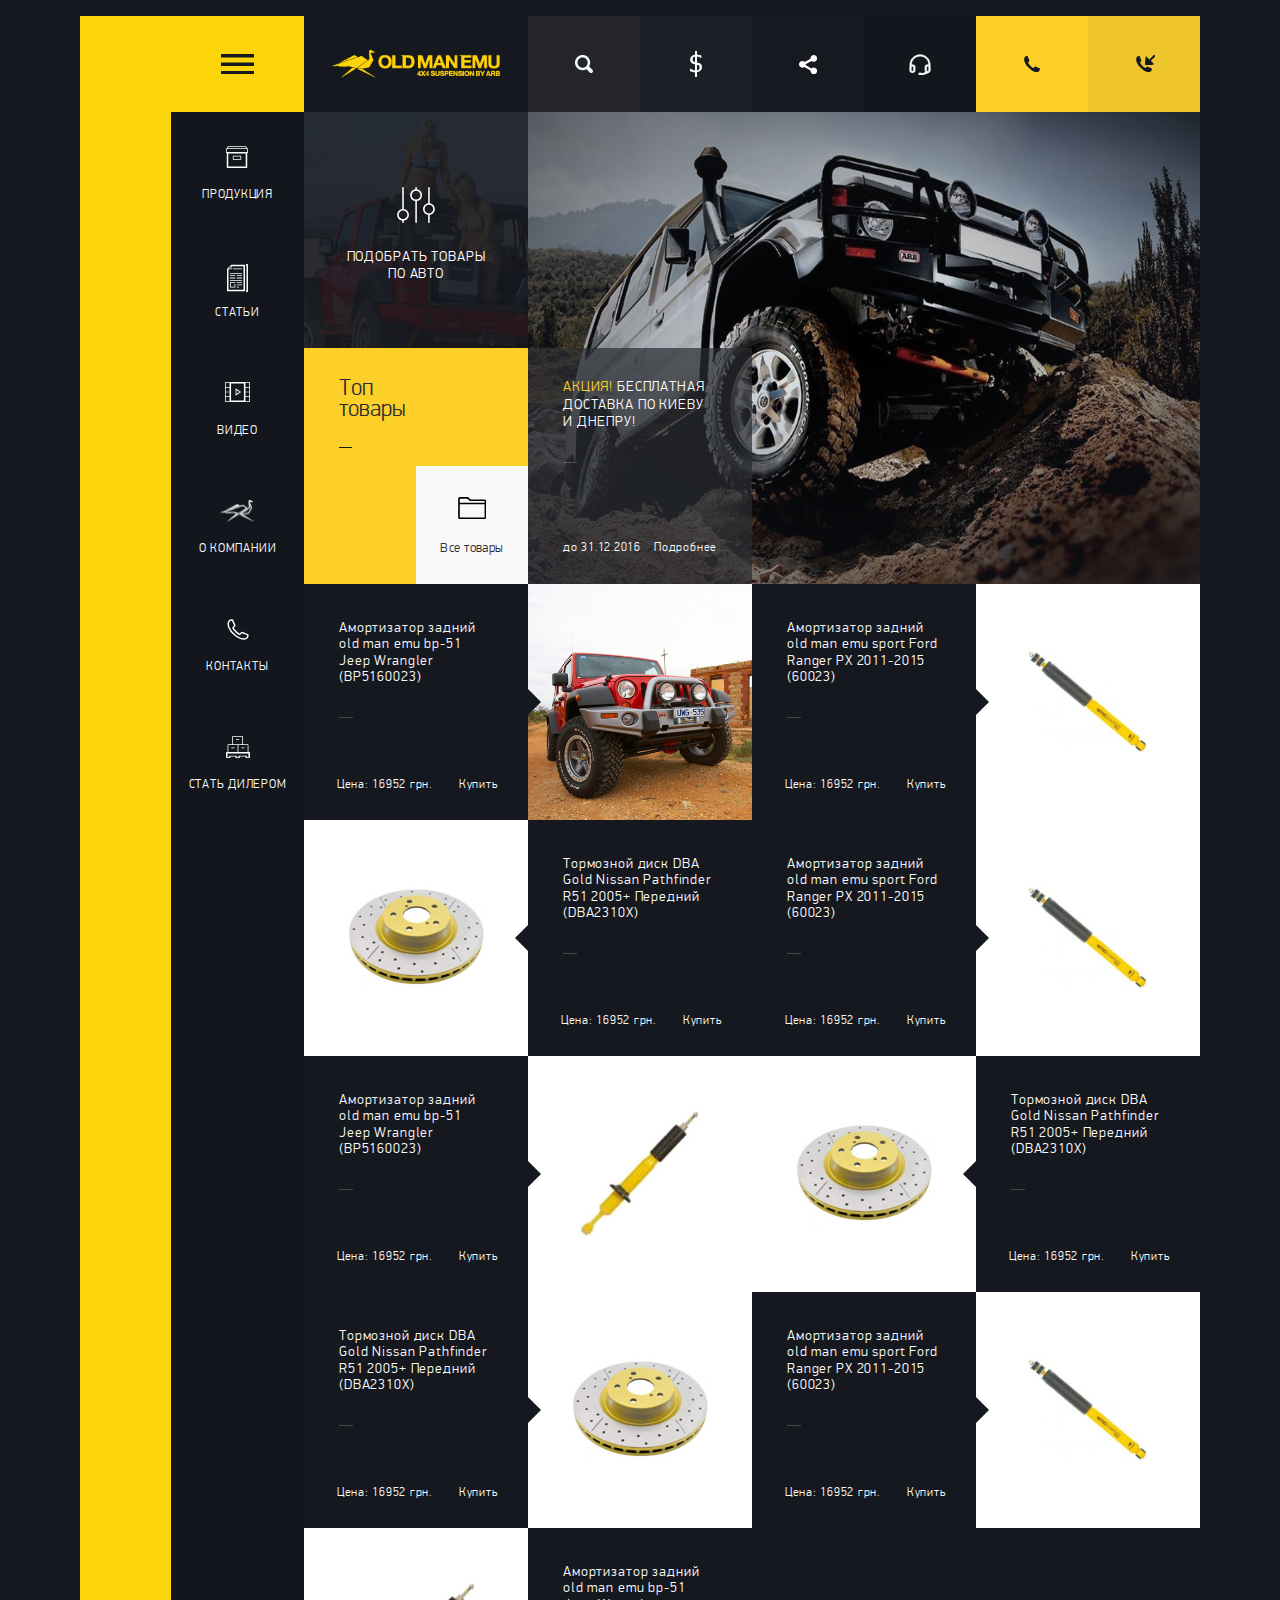
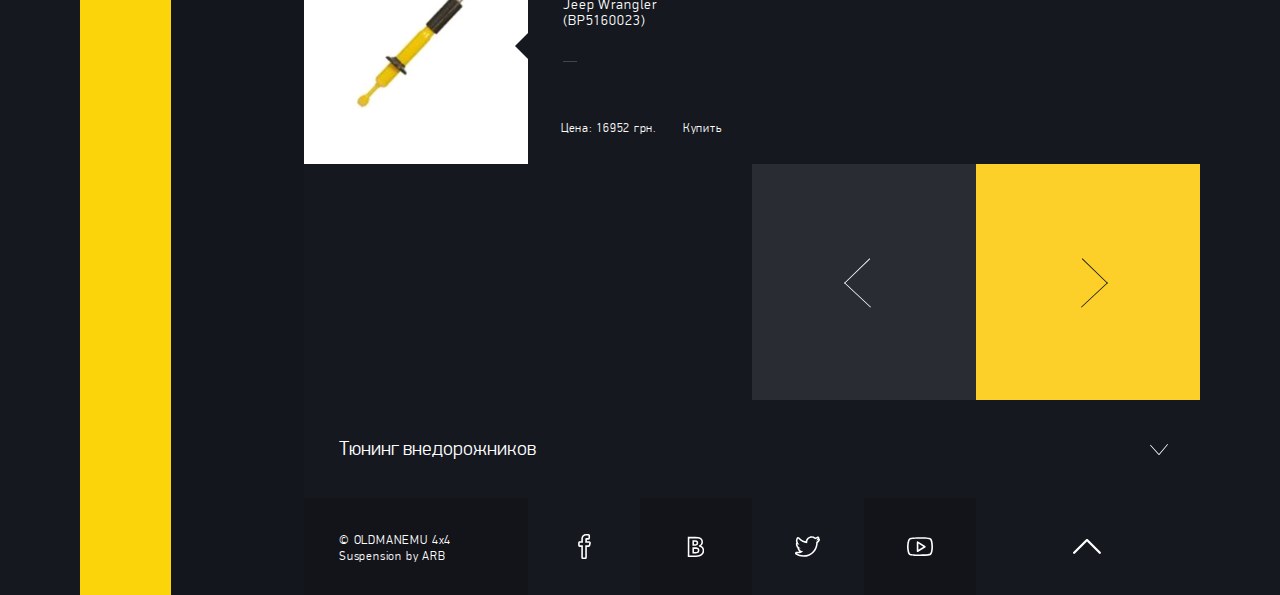
<file: docs/home.html>
<!DOCTYPE html>
<html lang="ru">
<head>
<meta charset="utf-8">
<title>oldmanemu</title>
<meta http-equiv="X-UA-Compatible" content="IE=edge,chrome=1">
<meta name="viewport" content="width=device-width, initial-scale=1, maximum-scale=1, user-scalable=no">
<link rel="shortcut icon" href="favicon.ico" type="image/x-icon">
<link rel="icon" href="favicon.ico" type="image/x-icon">
<!-- Latest compiled and minified CSS -->
<link rel="stylesheet" href="css/normalize.css" />
<link rel="stylesheet" href="css/style.css" type="text/css">
</head>
<body class="page-home">

<section class="main-section">
	<div class="topScroll"></div>
	<div class="content">
	
	<div class="main-content">
		<div class="section-left xs-hidden">
			<div class="section-left-content">
				<div class="burger-box">
					<span class="burger-nav mobile-nav"></span>
					<span class="burger-nav m2Lavel"></span>
				</div>
				<ul class="main-nav">
					<li>
						<a href="#" class="menuOpen">
							<span>
								<i class="i-nav-1"></i>
								<span>
									<span data-hover="Продукция">Продукция</span>
								</span>
							</span>
						</a>
					</li>					
					<li>
						<a href="articles.html">
							<span>
								<i class="i-nav-2"></i>
								<span>
									<span data-hover="Статьи">Статьи</span>
								</span>
							</span>
						</a>
					</li>					
					<li>
						<a href="video.html">
							<span>
								<i class="i-nav-3"></i>
								<span>
									<span data-hover="Видео">Видео</span>
								</span>
							</span>
						</a>
					</li>					
					<li>
						<a href="#">
							<span>
								<i class="i-nav-4"></i>
								<span>
									<span data-hover="О компании">О компании</span>
								</span>
							</span>
						</a>
					</li>					
					<li>
						<a href="contacts.html">
							<span>
								<i class="i-nav-5"></i>
								<span>
									<span data-hover="Контакты">Контакты</span>
								</span>
							</span>
						</a>
					</li>					
					<li>
						<a href="single-page.html">
							<span>
								<i class="i-nav-6"></i>
								<span>
									<span data-hover="Cтать дилером">Cтать дилером</span>
								</span>
							</span>
						</a>
					</li>
				</ul>								
			</div><!--/.section-left-content-->
		</div><!-- /.section-left -->
		
		<div class="section-content">
			<header>
				<div class="header-top">
				<div class="burger-box xs-visible">
					<span class="burger-nav mobile-nav"></span>
					<span class="burger-nav m2Lavel"></span>
				</div>				
					<div class="logo"><a href="home.html"><img src="images/logo.png" alt="#"></a></div>
					<ul class="header-phones">
						<li>
							<a href="#" data-box="list-phones" class="modal-link">
								<i class="phone-1"></i>
								<span class="i-txt">Телефоны</span>
							</a>
						</li>
						<li class="xs-hidden">
							<a href="#" data-box="callBox" class="modal-link callModal">
								<i class="phone-2"></i>
								<span class="i-txt">Заказ звонка</span>
							</a>
						</li>
					</ul>
				</div>
				<ul class="header-bottom">
					<li>
						<a href="#" class="i-btn-search modal-link" data-box="search-box">
							<i></i>
							<span class="i-txt">Поиск</span>
						</a>
					</li>
					<li id="selectCurrency">
						<a href="#" class="i-currency dollar">
							<span></span>
							<span class="i-txt">Валюта</span>	
						</a>
						<ul class="drop drop-currency">
							<li data-value="₴" class="grivna"><span><i>₴</i> <span>В гривнах</span></span></li>
							<li data-value="$" class="dollar"><span><i>$</i> <span>В долларах</span></span></li>
						</ul>
						<input type="hidden" id="valCurrency">
					</li>
					<li>
						<a href="#" class="i-share share-btn">
							<i></i>
							<span class="i-txt">Расшарить</span>
						</a>
						<ul class="drop drop-share">
							<li><a href="#" class="i-fb"><i></i></a></li>
							<li><a href="#" class="i-vk"><i></i></a></li>
							<li><a href="#" class="i-tw"><i></i></a></li>
						</ul>						
					</li>
					<li>
						<a href="#" data-box="consultant" class="i-consultant modal-link">
							<i></i>
							<span class="i-txt">Консультация</span>
						</a>
					</li>
				</ul>
			</header>

			<div class="top-container">
				<div class="slider-container" data-ix="fade-from-right">
					<div class="slider home-slider">
						<div>
							<div class="h-slide-content">
								<div class="h-slide-img bg1">
									<img src="images/slide-home.jpg" class="img-responsive" alt="#">
									<!--<div class="slide-bg-left"></div>
									<div class="slide-bg-right"></div>-->
								</div>
								<div class="h-slide-box">
									<div class="h-slide-top"><a href="#"><span>Акция!</span> Бесплатная доставка по киеву и Днепру!</a></div>
									<ul class="h-slide-bottom">
										<li><span>до 31.12.2016</span><a href="#" class="d-hover"><span data-hover="Подробнее"> Подробнее</span></a></li>
									</ul>
								</div>
							</div>
						</div>
						<div>
							<div class="h-slide-content">
								<div class="h-slide-img"><img src="images/slide-home.jpg" class="img-responsive" alt="#"></div>
								<div class="h-slide-box">
									<div class="h-slide-top"><a href="#"><span>Акция!</span> Бесплатная доставка по киеву и Днепру!</a></div>
									<ul class="h-slide-bottom">
										<li><span>до 31.12.2016</span><a href="#" class="d-hover"><span data-hover="Подробнее"> Подробнее</span></a></li>
									</ul>
								</div>
							</div>
						</div>
						<div>
							<div class="h-slide-content">
								<div class="h-slide-img"><img src="images/slide-home.jpg" class="img-responsive" alt="#"></div>
								<div class="h-slide-box">
									<div class="h-slide-top"><a href="#"><span>Акция!</span> Бесплатная доставка по киеву и Днепру!</a></div>
									<ul class="h-slide-bottom">
										<li><span>до 31.12.2016</span><a href="#" class="d-hover"><span data-hover="Подробнее"> Подробнее</span></a></li>
									</ul>
								</div>
							</div>
						</div>
					</div>
				</div><!-- /.slider-container -->

				<div class="tc-left">
					<div class="tc-leftContent tc-left-1" data-ix="fade-from-left-2">
						<a href="#" class="link-top"><span>Топ <br> товары</span></a>
						<a href="#" class="link-all-pr"><span><i></i> <span><span data-hover="Все товары">Все товары</span></span></span></a>
					</div><!-- /.tc-leftContent -->
					<div class="tc-leftContent tc-left-2" data-ix="fade-from-left">
						<a href="#" class="link-podbor">
							<span class="lp-img loader"><img src="images/img1.jpg" alt="#"></span>
							<span class="lp-title"><span><i class="icon-search-product"></i> <span>Подобрать товары <br> по авто</span></span></span>
						</a>
						<div class="podbor-modal">
							<div class="podbor-corner"></div>
							<div class="podbor-content">								
								<form action="#" method="post">
									<div class="control-form">
										<div class="select-box" id="select1">
											<span class="slct"><span>Марка авто</span></span>
											<ul class="drop-select">
												<li data-value="Ford"><span>Ford</span></li>
												<li data-value="Jeep"><span>Jeep</span></li>
												<li data-value="Land Rover"><span>Land Rover</span></li>
												<li data-value="Mercedes"><span>Mercedes</span></li>
												<li data-value="Mitsubishi"><span>Mitsubishi</span></li>
												<li data-value="Nissan"><span>Nissan</span></li>
												<li data-value="Toyota"><span>Toyota</span></li>
												<li data-value="Volkswagen"><span>Volkswagen</span></li>
											</ul>
											<input type="hidden" id="valSelect1">
										</div>
									</div>
									<div class="control-form">
										<div class="select-box" id="select2">
											<span class="slct"><span>Модель</span></span>
											<ul class="drop-select">
												<li data-value="Ford"><span>Ford</span></li>
												<li data-value="Jeep"><span>Jeep</span></li>
												<li data-value="Land Rover"><span>Land Rover</span></li>
												<li data-value="Mercedes"><span>Mercedes</span></li>
												<li data-value="Mitsubishi"><span>Mitsubishi</span></li>
												<li data-value="Nissan"><span>Nissan</span></li>
												<li data-value="Toyota"><span>Toyota</span></li>
												<li data-value="Volkswagen"><span>Volkswagen</span></li>
											</ul>
											<input type="hidden" id="valSelect2">
										</div>
									</div>
									<div class="control-form">
										<div class="select-box" id="select3">
											<span class="slct"><span>Год выпуска</span></span>
											<ul class="drop-select">
												<li data-value="Ford"><span>Ford</span></li>
												<li data-value="Jeep"><span>Jeep</span></li>
												<li data-value="Land Rover"><span>Land Rover</span></li>
												<li data-value="Mercedes"><span>Mercedes</span></li>
												<li data-value="Mitsubishi"><span>Mitsubishi</span></li>
												<li data-value="Nissan"><span>Nissan</span></li>
												<li data-value="Toyota"><span>Toyota</span></li>
												<li data-value="Volkswagen"><span>Volkswagen</span></li>
											</ul>
											<input type="hidden" id="valSelect3">
										</div>
									</div>
									<div class="control-form">
										<button type="submmit" class="btn"><span>Подобрать</span></button>
									</div>		
								</form>										
							</div><!-- /.podbor-content -->
						</div><!-- /.podbor-modal -->

					</div><!-- /.tc-leftContent -->

				</div><!-- /.tc-left -->
			</div><!-- /.top-container -->
			
			<div class="section-modal"> <!-- style="display: block;" -->

				<ul class="list-phones box-modal">
					<li>
						<div><span>Днепр</span><a href="tel:0679452700">(067) 945-27-00</a></div>
					</li>
					<li>
						<div><span>Днепр</span><a href="tel:0632561580">(063) 256-15-80</a></div>
					</li>
					<li>
						<div><span>Киев</span><a href="tel:0442336580">(044) 233-65-80</a></div>
					</li>
					<li>
						<div><a href="#callOrder" class="modal-open"><span>Заказать</span> <span>звонок</span></a></div>
					</li>
				</ul><!-- /.list-phones -->
				
				<div class="search-box box-modal">									
					<div class="search-form">
						<form action="#" method="#">
							<div class="form-control-box">
								<input type="text" class="form-control" placeholder="Введите ключевые слова для поиска">
								<div class="error-text"><span>Пожалуйста, заполните поле</span></div>
							</div>
							<div class="form-control-action">
								<button type="submit" class="btn-sub"><span class="icon-search"></span></button>
							</div>
						</form>
					</div>
				</div><!-- /.search-box -->

				<div class="consultant box-modal">
					<div class="consultant-online">
						<span class="consultant-title">Консультация онлайн</span>
							<span class="consult-close close"></span>
						<div class="consult-form">
							<form action="#" method="post">
								<div class="consult-control-box">
									<input type="text" class="form-control" placeholder="Ваше имя">
									<div class="error-text"><span>Пожалуйста, заполните поле</span></div>
								</div>
								<div class="consult-control-box">
									<input type="text" class="form-control" placeholder="Номер вашего телефона">
									<div class="error-text"><span>Пожалуйста, заполните поле</span></div>
								</div>
								<div class="consult-control-box">
									<textarea class="form-control" placeholder="Опишите вкратце возникшую проблему"></textarea>
									<div class="error-text"><span>Пожалуйста, заполните поле</span></div>
								</div>
								<div class="consult-control-box">
									<button type="submit" class="btn-sub consult-btn"><span>Отправить</span></button>
								</div>
							</form>
						</div>
					</div>
				</div><!-- /.consultant -->


				<div class="callBox box-modal">
					<div class="consultant-online">
						<span class="consultant-title">Мы Вам перезвоним</span>
							<span class="call-close close"></span>
						<div class="consult-form">
							<form action="#" method="post">
								<div class="consult-control-box">
									<input type="text" class="form-control" placeholder="Ваше имя">
									<div class="error-text"><span>Пожалуйста, заполните поле</span></div>
								</div>
								<div class="consult-control-box error">
									<input type="text" class="form-control" placeholder="Номер вашего телефона">
									<div class="error-text"><span>Пожалуйста, заполните поле</span></div>
								</div>
								<div class="consult-control-box">
									<input type="text" class="form-control" placeholder="Когда и во сколько Вам удобно позвонить?">
									<div class="error-text"><span>Пожалуйста, заполните поле</span></div>
								</div>								
								<div class="consult-control-box">
									<button type="submit" class="btn-sub consult-btn"><span>Отправить</span></button>
								</div>
							</form>
						</div>
					</div>
				</div><!-- /.consultant -->				

			</div><!-- /.section-modal -->
			
			<div class="section-slider">
				<div class="pr-slider slider">

					<div class="product-slider">

						<div class="product-content color1">
							<div class="product-img loader" data-ix="scale-on-load-delay-200">
								<a href="#">
									<img src="images/product/11.jpg"  alt="#">
									<i class="product-corner"></i>
								</a>
							</div>						
							<div class="product-box" data-ix="scale-on-load-delay-100">
								<div class="podbor-corner"></div>
								<div class="product-top"><a href="single-item.html" class="pr-title">Амортизатор задний old man emu bp-51 Jeep Wrangler (BP5160023)</a></div>
								<div class="product-bottom">
									<span class="product-price">Цена: 16952 грн.</span>
									<a href="order.html" class="product-link d-hover"><span data-hover="Купить">Купить</span></a>
								</div>
							</div>
						</div><!-- /.product-content -->

						<div class="product-content color1">
							<div class="product-img loader" data-ix="scale-on-load-delay-400">
								<a href="#">
									<img src="images/product/pr2.jpg" alt="#">
									<i class="product-corner"></i>
								</a>
							</div>						
							<div class="product-box" data-ix="scale-on-load-delay-300">
								<div class="podbor-corner"></div>
								<div class="product-top"><a href="single-item.html" class="pr-title">Амортизатор задний old man emu sport Ford Ranger PX 2011-2015 (60023)</a></div>
								<div class="product-bottom">
									<span class="product-price">Цена: 16952 грн.</span>
									<a href="order.html" class="product-link d-hover"><span data-hover="Купить">Купить</span></a>
								</div>
							</div>
						</div><!-- /.product-content 2-->	

						<div class="product-content color1">
							<div class="product-img loader" data-ix="scale-on-scroll-delay-100">
								<a href="#">
									<img src="images/product/pr3.jpg" alt="#">
									<i class="product-corner"></i>
								</a>
							</div>						
							<div class="product-box" data-ix="scale-on-scroll-delay-200">
								<div class="podbor-corner"></div>
								<div class="product-top"><a href="single-item.html" class="pr-title">Тормозной диск DBA Gold Nissan Pathfinder R51 2005+ Передний (DBA2310X)</a></div>
								<div class="product-bottom">
									<span class="product-price">Цена: 16952 грн.</span>
									<a href="order.html" class="product-link d-hover"><span data-hover="Купить">Купить</span></a>
								</div>
							</div>
						</div><!-- /.product-content 3-->											

					</div><!-- /.slide 1 -->					

					<div class="product-slider">

						<div class="product-content color1">
							<div class="product-img loader" data-ix="scale-on-scroll-delay-100">
								<a href="#">
									<img src="images/product/pr2.jpg" alt="#">
									<i class="product-corner"></i>
								</a>
							</div>						
							<div class="product-box" data-ix="scale-on-scroll-delay-200">
								<div class="podbor-corner"></div>
								<div class="product-top"><a href="single-item.html" class="pr-title">Амортизатор задний old man emu sport Ford Ranger PX 2011-2015 (60023)</a></div>
								<div class="product-bottom">
									<span class="product-price">Цена: 16952 грн.</span>
									<a href="order.html" class="product-link d-hover"><span data-hover="Купить">Купить</span></a>
								</div>
							</div>
						</div><!-- /.product-content 2-->	

						<div class="product-content color1">
							<div class="product-img loader" data-ix="scale-on-scroll-delay-100">
								<a href="#">
									<img src="images/product/pr1.jpg" alt="#">
									<i class="product-corner"></i>
								</a>
							</div>						
							<div class="product-box" data-ix="scale-on-scroll-delay-200">
								<div class="podbor-corner"></div>
								<div class="product-top"><a href="single-item.html" class="pr-title">Амортизатор задний old man emu bp-51 Jeep Wrangler (BP5160023)</a></div>
								<div class="product-bottom">
									<span class="product-price">Цена: 16952 грн.</span>
									<a href="order.html" class="product-link d-hover"><span data-hover="Купить">Купить</span></a>
								</div>
							</div>
						</div><!-- /.product-content -->

						<div class="product-content color1">
							<div class="product-img loader" data-ix="scale-on-scroll-delay-100">
								<a href="#">
									<img src="images/product/pr3.jpg" alt="#">
									<i class="product-corner"></i>
								</a>
							</div>						
							<div class="product-box" data-ix="scale-on-scroll-delay-200">
								<div class="podbor-corner"></div>
								<div class="product-top"><a href="single-item.html" class="pr-title">Тормозной диск DBA Gold Nissan Pathfinder R51 2005+ Передний (DBA2310X)</a></div>
								<div class="product-bottom">
									<span class="product-price">Цена: 16952 грн.</span>
									<a href="order.html" class="product-link d-hover"><span data-hover="Купить">Купить</span></a>
								</div>
							</div>
						</div><!-- /.product-content 3-->											

					</div><!-- /.slide 2 -->

					<div class="product-slider">

						<div class="product-content color1">
							<div class="product-img loader" data-ix="scale-on-scroll-delay-100">
								<a href="#">
									<img src="images/product/pr3.jpg" alt="#">
									<i class="product-corner"></i>
								</a>
							</div>						
							<div class="product-box" data-ix="scale-on-scroll-delay-200">
								<div class="podbor-corner"></div>
								<div class="product-top"><a href="single-item.html" class="pr-title">Тормозной диск DBA Gold Nissan Pathfinder R51 2005+ Передний (DBA2310X)</a></div>
								<div class="product-bottom">
									<span class="product-price">Цена: 16952 грн.</span>
									<a href="order.html" class="product-link d-hover"><span data-hover="Купить">Купить</span></a>
								</div>
							</div>
						</div><!-- /.product-content 3-->						

						<div class="product-content color1">
							<div class="product-img loader" data-ix="scale-on-scroll-delay-100">
								<a href="#">
									<img src="images/product/pr2.jpg" alt="#">
									<i class="product-corner"></i>
								</a>
							</div>						
							<div class="product-box" data-ix="scale-on-scroll-delay-200">
								<div class="podbor-corner"></div>
								<div class="product-top"><a href="single-item.html" class="pr-title">Амортизатор задний old man emu sport Ford Ranger PX 2011-2015 (60023)</a></div>
								<div class="product-bottom">
									<span class="product-price">Цена: 16952 грн.</span>
									<a href="order.html" class="product-link d-hover"><span data-hover="Купить">Купить</span></a>
								</div>
							</div>
						</div><!-- /.product-content 2-->	

						<div class="product-content color1">
							<div class="product-img loader" data-ix="scale-on-scroll-delay-100">
								<a href="#">
									<img src="images/product/pr1.jpg" alt="#">
									<i class="product-corner"></i>
								</a>
							</div>						
							<div class="product-box" data-ix="scale-on-scroll-delay-200">
								<div class="podbor-corner"></div>
								<div class="product-top"><a href="single-item.html" class="pr-title">Амортизатор задний old man emu bp-51 Jeep Wrangler (BP5160023)</a></div>
								<div class="product-bottom">
									<span class="product-price">Цена: 16952 грн.</span>
									<a href="order.html" class="product-link d-hover"><span data-hover="Купить">Купить</span></a>
								</div>
							</div>
						</div><!-- /.product-content -->
										
					</div><!-- /.slide 2 -->										

				</div><!-- /.pr-slider -->
				<div class="clear"></div>
				<ul class="slider-nav">
					<li class="slidePrev slidePrev1" data-ix="scale-on-scroll-delay-100"><i class="prev-arrow"></i></li>
					<li class="slideNext slideNext1" data-ix="scale-on-scroll-delay-200"><i class="next-arrow"></i></li>
				</ul>
			</div><!-- /.section-slider -->

			<div class="main-text">
				<div class="main-tab tab-home" data-ix="fade-scroll-left"><span>Тюнинг внедорожников</span></div>
					<div class="main-tab-text">
						<div class="seo-text">
							<h3>Оборудование и аксессуары для внедорожников.</h3>
							<p>Интернет магазин для внедорожников oldmanemu.com.ua на сегодняшний момент является одним из лучших благодаря фантастическому качеству запчастей, уникальных аксессуаров, отличной организации работы и т.д. Мы предоставляем автолюбителям огромный выбор оборудования, запчастей и других товаров – от бамперов до компрессоров, от тормозных дисков до сайлентблоков, от амортизаторов до подвесок. Здесь можно найти всё для внедорожника, поэтому интернет магазин пользуется такой большой популярностью.</p>
							
							<h3>Историческая справка</h3>		
							<p>Всё наше оборудование для внедорожников качественное. Производится оно австралийской компанией ARB, основание которой произошло ещё в далёком 1975 году. Тогда компания специализировалась на оборудовании, товарах для внедорожников, которое выделялось среди остальных по своим защитным функциям. ARB производила запчасти для лучшей проходимости и устойчивости автомобиля. Причиной этому была местность Австралии, где нужно часто было передвигаться не по дорогам, а по пересечённой местности, при этом на большие, а иногда и на огромные расстояния.</p>
							<p>Основателем компании можно назвать австралийца по имени Tony Brown, который впервые свои мысли и идеи воплотил в жизнь. Он хотел сделать все аксессуары для внедорожников не только качественными, но и красивыми. В его понимании автомобиль должен был быть хорошим, в первую очередь, с эстетической точки зрения. Его дизайнерская мысль пришла по вкусу и другим автолюбителям, которые поддержали его. Не трудно догадаться, откуда произошло название ARB – это первые буквы полного имени Anthony Ronald Brown.</p>
							<p>Тогда оборудование не было столь качественным, как сейчас, но уже тогда оно помогало добираться с одного места на другое без особых проблем. Со временем различные запчасти и аксессуары становились лучше и прогрессировали. Все недоработки с каждым годом устранялись, начали появляться новые аксессуары, которые становились ещё более качественными.</p>
							<p>Что касается внешнего вида аксессуаров, то они ещё в конце прошлого столетия выделялись среди остальных. В наши дни оборудование ARB также заставляет восторгаться дизайнерской мыслью и красотой.</p>
							
							<span class="h3">ARB сегодня</span>
							<p>Сегодня продукция ARB просто огромная, самая большая в Австралии, а каждая из многочисленных запчастей выполняет определённую функцию. Всё оборудование в целом можно назвать сверхкачественным. Продукция ARB поставляется по всему миру. Внедорожники с аксессуарами компании можно встретить в более ста государствах. ARB гарантирует безопасность в работе.</p>
							<p>С каждым годом появляются всё новые практичные и качественные детали. Их разрабатывают специалисты, люди высокой квалификации, понимающие и разбирающиеся во внедорожниках.</p>
							
							<span class="h3">Интернет магазин оборудования ARB</span>
							<p>Наш интернет магазин позволит произвести лучший тюнинг внедорожников. Нужно только найти на сайте нужные для вас детали, выбрать из многочисленных аксессуаров подходящий и заказать. Мы гарантируем качество всей продукции, ответственно подходим к вопросу выбора тюнинга для внедорожников. Все наши клиенты остаются довольны результатом. Наш интернет магазин поможет вам сделать ваш автомобиль безопасным, сверхпроводимым, красивым и надёжным.</p>
						</div>
					</div>		
			</div><!-- /.main-text -->

		<div class="menu__container">
			<div class="menu__content">

                <ul class="main-nav mainNavMobile">
                    <li>
                        <a href="#" data-box="prCatMobile" class="cat-menu mobile-link">
                            <span>
                                <i class="i-nav-1"></i>
                                <span>
                                    <span data-hover="Продукция">Продукция</span>
                                </span>
                            </span>
                        </a>
                    </li>                   
                    <li>
                        <a href="#">
                            <span>
                                <i class="i-nav-2"></i>
                                <span>
                                    <span data-hover="Статьи">Статьи</span>
                                </span>
                            </span>
                        </a>
                    </li>                   
                    <li>
                        <a href="video.html">
                            <span>
                                <i class="i-nav-3"></i>
                                <span>
                                    <span data-hover="Видео">Видео</span>
                                </span>
                            </span>
                        </a>
                    </li>                   
                    <li>
                        <a href="#">
                            <span>
                                <i class="i-nav-4"></i>
                                <span>
                                    <span data-hover="О компании">О компании</span>
                                </span>
                            </span>
                        </a>
                    </li>                   
                    <li>
                        <a href="contacts.html">
                            <span>
                                <i class="i-nav-5"></i>
                                <span>
                                    <span data-hover="Контакты">Контакты</span>
                                </span>
                            </span>
                        </a>
                    </li>                   
                    <li>
                        <a href="single-page.html">
                            <span>
                                <i class="i-nav-6"></i>
                                <span>
                                    <span data-hover="Cтать дилером">Cтать дилером</span>
                                </span>
                            </span>
                        </a>
                    </li>                    
                    <li>
                        <a href="delivery.html">
                            <span>
                                <i class="i-nav-7"></i>
                                <span>
                                    <span data-hover="Доставка">Доставка</span>
                                </span>
                            </span>
                        </a>
                    </li>
                    <li>
                        <a href="payment.html">
                            <span>
                                <i class="i-nav-8"></i>
                                <span>
                                    <span data-hover="Оплата">Оплата</span>
                                </span>
                            </span>
                        </a>
                    </li>                    
                </ul>
	

				<ul class="product-cat prCatMobile">
					<li>
						<a href="#" data-sub="sm2" class="link-sub"><span class="pr-catImg loader catImgM"><img src="images/categories/cat1.jpg" alt="#"></span>
						<span class="pr-catLink"><span>Экстерьер</span></span></a>
					</li>
					<li>
						<a href="#" data-sub="sm1" class="link-sub"><span class="pr-catImg loader catImgM"><img src="images/categories/cat2.jpg" alt="#"></span>
						<span class="pr-catLink"><span>Подвеска</span></span></a>
					</li>
					<li>
						<a href="#"><span class="pr-catImg loader catImgM"><img src="images/categories/cat3.jpg" alt="#"></span>
						<span class="pr-catLink"><span>Лебедки</span></span></a>
					</li>
					<li>
						<a href="#"><span class="pr-catImg loader catImgM"><img src="images/categories/cat4.jpg" alt="#"></span>
						<span class="pr-catLink"><span>Колеса и тормоза</span></span></a>
					</li>
					<li>
						<a href="#"><span class="pr-catImg loader catImgM"><img src="images/categories/cat5.jpg" alt="#"></span>
						<span class="pr-catLink"><span>Трансмиссия</span></span></a>
					</li>
					<li>
						<a href="#"><span class="pr-catImg loader catImgM"><img src="images/categories/cat6.jpg" alt="#"></span>
						<span class="pr-catLink"><span>Оптика</span></span></a>
					</li>
					<li>
						<a href="#"><span class="pr-catImg loader catImgM"><img src="images/categories/cat7.jpg" alt="#"></span>
						<span class="pr-catLink"><span>Такелаж</span></span></a>
					</li>
					<li>
						<a href="#"><span class="pr-catImg loader catImgM"><img src="images/categories/cat8.jpg" alt="#"></span>
						<span class="pr-catLink"><span>Путешествие и туризм</span></span></a>
					</li>
				</ul><!-- /.product-cat -->
				
				<div class="subMenuBox">
					<ul class="subMenu-2 sm1">
						<li><a href="#"><span>Амортизаторы Old Man Emu BP-51</span></a></li>
						<li><a href="#"><span>Бамперы задние KAYMAR</span></a></li>
						<li><a href="#"><span>Защита днища автомобиля ARB</span></a></li>
						<li><a href="#"><span>Расширители ступицы Hofmann</span></a></li>
						<li><a href="#"><span>Тормозные диски DBA</span></a></li>
						<li><a href="#"><span>Тормозные колодки HAWK</span></a></li>
						<li><a href="#"><span>Подвеска для внедорожников</span></a></li>
						<li><a href="#"><span>Амортизаторы old man emu Nitrocharger</span></a></li>
						<li><a href="#"><span>Амортизаторы old man emu Nitrocharger sport</span></a></li>
						<li><a href="#"><span>Амортизаторы old man emu Nitrocharger Sport Nitro Milosa</span></a></li>
						<li><a href="#"><span>Пружины</span></a></li>
						<li><a href="#"><span>Рессорные серьги old man emu</span></a></li>
						<li><a href="#"><span>Торсионы old man emu</span></a></li>
						<li><a href="#"><span>Рессоры old man emu</span></a></li>
						<li><a href="#"><span>Бампера ARB</span></a></li>
						<li><a href="#"><span>Бампера ARB</span></a></li>
						<li><a href="#"><span>Амортизаторы Old Man Emu BP-51</span></a></li>
						<li><a href="#"><span>Бамперы задние KAYMAR</span></a></li>
						<li><a href="#"><span>Защита днища автомобиля ARB</span></a></li>
						<li><a href="#"><span>Расширители ступицы Hofmann</span></a></li>
						<li><a href="#"><span>Тормозные диски DBA</span></a></li>
					</ul>					

					<ul class="subMenu-2 sm2">
						<li><a href="#"><span>Бампера ARB</span></a></li>
						<li><a href="#"><span>Бампера ARB</span></a></li>
						<li><a href="#"><span>Амортизаторы Old Man Emu BP-51</span></a></li>
						<li><a href="#"><span>Бамперы задние KAYMAR</span></a></li>
						<li><a href="#"><span>Защита днища автомобиля ARB</span></a></li>
						<li><a href="#"><span>Расширители ступицы Hofmann</span></a></li>
						<li><a href="#"><span>Тормозные диски DBA</span></a></li>
						<li><a href="#"><span>Амортизаторы Old Man Emu BP-51</span></a></li>
						<li><a href="#"><span>Бамперы задние KAYMAR</span></a></li>
						<li><a href="#"><span>Защита днища автомобиля ARB</span></a></li>
						<li><a href="#"><span>Расширители ступицы Hofmann</span></a></li>
						<li><a href="#"><span>Тормозные диски DBA</span></a></li>
						<li><a href="#"><span>Тормозные колодки HAWK</span></a></li>
						<li><a href="#"><span>Подвеска для внедорожников</span></a></li>
						<li><a href="#"><span>Амортизаторы old man emu Nitrocharger</span></a></li>
						<li><a href="#"><span>Амортизаторы old man emu Nitrocharger sport</span></a></li>
						<li><a href="#"><span>Амортизаторы old man emu Nitrocharger Sport Nitro Milosa</span></a></li>
						<li><a href="#"><span>Пружины</span></a></li>
					</ul>					

				</div><!-- /.subMenuBox -->


			</div>
		</div><!-- /.menu__container -->

		</div><!-- /.section-content -->

		<footer>
			<ul class="soc-list">
				<li data-ix="nav-f-1"><a href="#"><i class="icon-fb"></i></a></li>
				<li data-ix="nav-f-2"><a href="#"><i class="icon-vk"></i></a></li>
				<li data-ix="nav-f-3"><a href="#"><i class="icon-tw"></i></a></li>
				<li data-ix="nav-f-4"><a href="#"><i class="icon-yt"></i></a></li>
			</ul>
			<div class="footer-bottom">
				<div class="copy" data-ix="fade-scroll-left">
					<span>&copy; OLDMANEMU 4x4 Suspension by ARB</span>
				</div>
				<div class="btn-top" data-ix="fade-scroll-right"></div>				
			</div>
		</footer>
	
	</div><!-- /.main-content -->

	</div><!-- /.content -->	
</section><!--/.main-section -->

<div id="callOrder" class="mfp-hide">
    <div class="modal__container">
					<div class="consultant-online">
						<span class="consultant-title">Мы Вам перезвоним</span>
							<span class="close mfp-close"></span>
						<div class="consult-form">
							<form action="#" method="post">
								<div class="consult-control-box">
									<input type="text" class="form-control" placeholder="Ваше имя">
									<div class="error-text"><span>Пожалуйста, заполните поле</span></div>
								</div>
								<div class="consult-control-box error">
									<input type="text" class="form-control" placeholder="Номер вашего телефона">
									<div class="error-text"><span>Пожалуйста, заполните поле</span></div>
								</div>
								<div class="consult-control-box">
									<input type="text" class="form-control" placeholder="Когда и во сколько Вам удобно позвонить?">
									<div class="error-text"><span>Пожалуйста, заполните поле</span></div>
								</div>								
								<div class="consult-control-box">
									<button type="submit" class="btn-sub consult-btn"><span>Отправить</span></button>
								</div>
							</form>
						</div>
					</div>
    </div><!-- /.modal__container -->
</div>




<script src="js/jquery.min.js"></script>
<!--[if lt IE 9]>      
    <script src="http://html5shiv.googlecode.com/svn/trunk/html5.js "></script>
    <script src="https://oss.maxcdn.com/html5shiv/3.7.2/html5shiv.min.js"></script>
    <script src="https://oss.maxcdn.com/respond/1.4.2/respond.min.js"></script>
    <script src="http://ie7-js.googlecode.com/svn/version/2.1(beta4)/IE9.js"></script>
    <script src="http://cdnjs.cloudflare.com/ajax/libs/placeholders/3.0.2/placeholders.min.js"></script>  
<![endif]-->   
<script src="js/slick.min.js"></script>
<script src="js/jquery.magnific-popup.min.js"></script>
<script src="js/jquery.scrollTo-min.js"></script>
<script src="js/script.js"></script>
<script src="js/modernizr.js"></script>
<!--<script src="js/webflow.js"></script> -->
<script src="js/modernizr.js"></script>
</body>
</html>
</file>
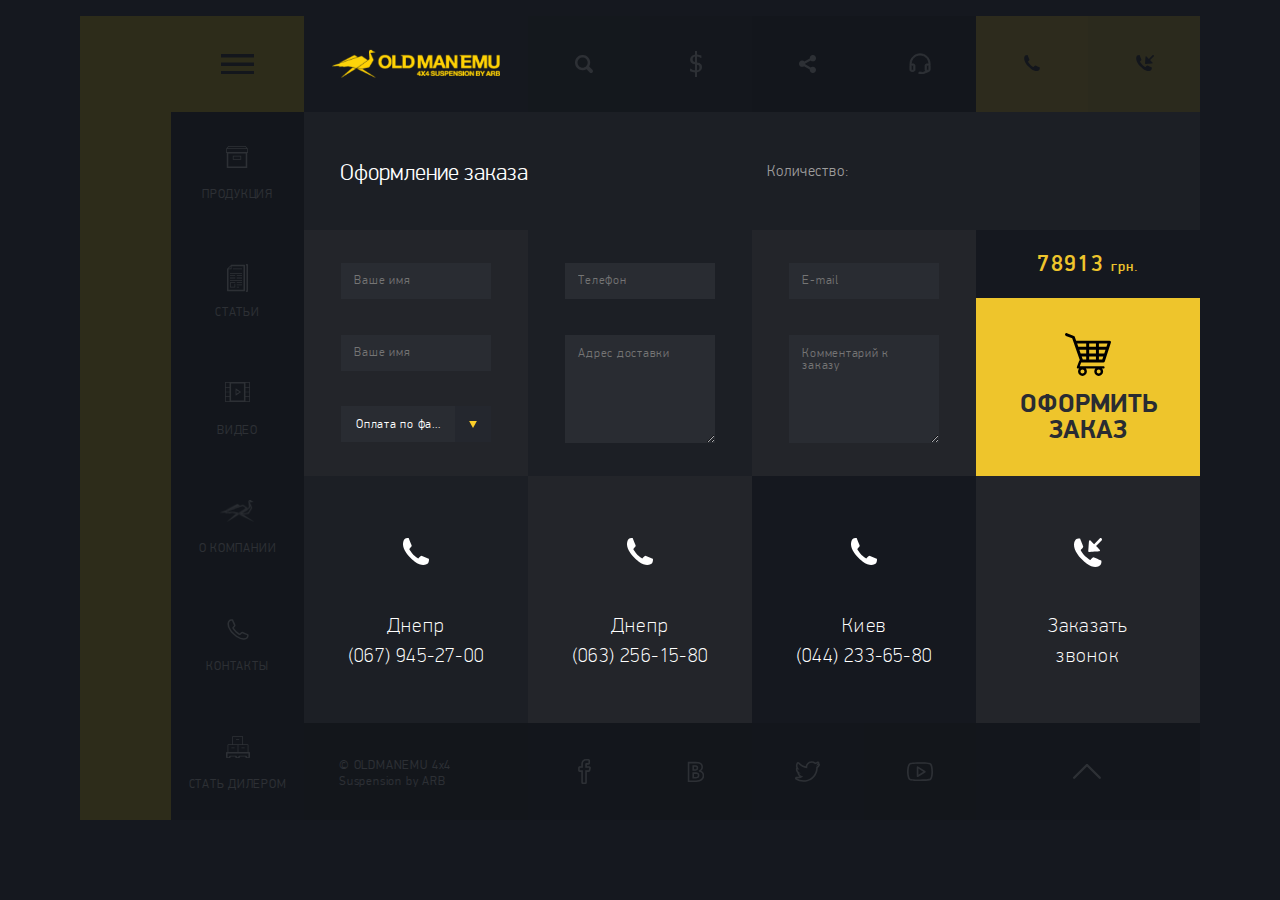
<file: docs/order.html>
<!DOCTYPE html>
<html lang="ru">
<head>
<meta charset="utf-8">
<title>oldmanemu</title>
<meta http-equiv="X-UA-Compatible" content="IE=edge,chrome=1">
<meta name="viewport" content="width=device-width, initial-scale=1, maximum-scale=1, user-scalable=no">
<link rel="shortcut icon" href="favicon.ico" type="image/x-icon">
<link rel="icon" href="favicon.ico" type="image/x-icon">
<!-- Latest compiled and minified CSS -->
<link rel="stylesheet" href="css/normalize.css" />
<link rel="stylesheet" href="css/style.css" type="text/css">
</head>
<body class="page-order">

<section class="main-section">
	<div class="topScroll"></div>
	<div class="content">
	
	<div class="main-content">
		<div class="section-left xs-hidden">
			<div class="section-left-content">
				<div class="burger-box">
					<span class="burger-nav mobile-nav"></span>
					<span class="burger-nav m2Lavel"></span>
				</div>
				<ul class="main-nav">
					<li>
						<a href="#" class="menuOpen">
							<span>
								<i class="i-nav-1"></i>
								<span>
									<span data-hover="Продукция">Продукция</span>
								</span>
							</span>
						</a>
					</li>					
					<li>
						<a href="articles.html">
							<span>
								<i class="i-nav-2"></i>
								<span>
									<span data-hover="Статьи">Статьи</span>
								</span>
							</span>
						</a>
					</li>					
					<li>
						<a href="video.html">
							<span>
								<i class="i-nav-3"></i>
								<span>
									<span data-hover="Видео">Видео</span>
								</span>
							</span>
						</a>
					</li>					
					<li>
						<a href="#">
							<span>
								<i class="i-nav-4"></i>
								<span>
									<span data-hover="О компании">О компании</span>
								</span>
							</span>
						</a>
					</li>					
					<li>
						<a href="contacts.html">
							<span>
								<i class="i-nav-5"></i>
								<span>
									<span data-hover="Контакты">Контакты</span>
								</span>
							</span>
						</a>
					</li>					
					<li>
						<a href="single-page.html">
							<span>
								<i class="i-nav-6"></i>
								<span>
									<span data-hover="Cтать дилером">Cтать дилером</span>
								</span>
							</span>
						</a>
					</li>
				</ul>								
			</div><!--/.section-left-content-->
		</div><!-- /.section-left -->
		
		<div class="section-content">
			<header>
				<div class="header-top">
				<div class="burger-box xs-visible">
					<a href="#" data-box="callBox" class="modal-link callModal order-call">
						<i class="phone-2"></i> 
						<span class="i-txt">Заказ звонка</span>
					</a>					
				</div>				
					<div class="logo"><a href="home.html"><img src="images/logo.png" alt="#"></a></div>
					<ul class="header-phones">
						<li>
							<a href="#" data-box="list-phones" class="modal-link">
								<i class="phone-1"></i>
								<span class="i-txt">Телефоны</span>
							</a>
						</li>
						<li class="xs-hidden">
							<a href="#" data-box="callBox" class="modal-link callModal">
								<i class="phone-2"></i>
								<span class="i-txt">Заказ звонка</span>
							</a>
						</li>
					</ul>
				</div>
				<ul class="header-bottom">
					<li>
						<a href="#" class="i-btn-search modal-link" data-box="search-box">
							<i></i>
							<span class="i-txt">Поиск</span>
						</a>
					</li>
					<li id="selectCurrency">
						<a href="#" class="i-currency dollar">
							<span></span>
							<span class="i-txt">Валюта</span>	
						</a>
						<ul class="drop drop-currency">
							<li data-value="₴" class="grivna"><span><i>₴</i> <span>В гривнах</span></span></li>
							<li data-value="$" class="dollar"><span><i>$</i> <span>В долларах</span></span></li>
						</ul>
						<input type="hidden" id="valCurrency">
					</li>
					<li>
						<a href="#" class="i-share share-btn">
							<i></i>
							<span class="i-txt">Расшарить</span>
						</a>
						<ul class="drop drop-share">
							<li><a href="#" class="i-fb"><i></i></a></li>
							<li><a href="#" class="i-vk"><i></i></a></li>
							<li><a href="#" class="i-tw"><i></i></a></li>
						</ul>						
					</li>
					<li>
						<a href="#" data-box="consultant" class="i-consultant modal-link">
							<i></i>
							<span class="i-txt">Консультация</span>
						</a>
					</li>
				</ul>
			</header>
				
				<div class="order-title" data-ix="fade-from-left">
					<div class="title" data-ix="fade-from-left-2">
						<h1>Оформление заказа</h1>
					</div>	


					<div class="order-t-right">
						<div class="order-action">
							<div class="order-action-txt" data-ix="fade-from-bottom"><span>Количество:</span></div>
							<div class="order-action-col orderColPc" data-ix="fade-from-bottom-2">
								<div class="order-action-top orderTop"><span>1</span></div>
								<ul class="order-btn">
									<li><a href="#" class="btn-minus order-minus"><span></span></a></li>
									<li><a href="#" class="btn-plus order-plus"><span></span></a></li>
								</ul>
							</div>
						</div><!-- /.order-action -->

						<ul class="order-t-list order-t-listTop">
							<li class="simple-link" data-ix="fade-from-bottom-3">
								<a href="delivery.html">
									<span class="sl-box sl-2">
										<i></i>
										<span><span data-hover="Доставка">Доставка</span></span>
									</span>
								</a>
							</li>
							<li class="simple-link" data-ix="fade-from-bottom-4">
								<a href="payment.html">
									<span class="sl-box sl-1">
										<i></i>
										<span><span data-hover="Оплата">Оплата</span></span>
									</span>
								</a>
							</li>							
						</ul>
					</div><!-- /.order-t-right -->		

				</div><!-- /.order-title -->

				<div class="order-form-container">
					<form action="#" method="post">

						<div class="order-form-box order-form">

							<div class="order-control-box">
								<input type="text" class="form-control" placeholder="Ваше имя">
								<div class="error-text"><span>Пожалуйста, заполните поле</span></div>
							</div>	
							<div class="order-control-box">
								<input type="text" class="form-control" placeholder="Ваше имя">
								<div class="error-text"><span>Пожалуйста, заполните поле</span></div>
							</div>								
									<div class="order-control-box">
										<div class="select-box" id="selectPay">
											<span class="slct"><span>Оплата по факту</span></span>
											<ul class="drop-select">
												<li data-value="pay1"><span>Оплата по факту</span></li>
												<li data-value="pay2"><span>Наложенным платежом</span></li>
												<li data-value="pay3"><span>Безналичный расчет</span></li>
											</ul>
											<input type="hidden" id="valPay">
										</div>
									</div>											
						</div><!-- /.order-form-box 1-->

						<div class="order-form-box order-form">
							<div class="order-control-box">
								<input type="tel" class="form-control" placeholder="Телефон">
								<div class="error-text"><span>Пожалуйста, заполните поле</span></div>
							</div>		
							<div class="order-control-box order-textarea">
								<textarea class="form-control" placeholder="Адрес доставки"></textarea>
								<div class="error-text"><span>Пожалуйста, заполните поле</span></div>
							</div>												
						</div><!-- /.order-form-box 2-->

						<div class="order-form-box order-form">
							<div class="order-control-box">
								<input type="email" class="form-control" placeholder="E-mail">
								<div class="error-text"><span>Пожалуйста, заполните поле</span></div>
							</div>		
							<div class="order-control-box order-textarea">
								<textarea class="form-control" placeholder="Комментарий к заказу"></textarea>
								<div class="error-text"><span>Пожалуйста, заполните поле</span></div>
							</div>												
						</div><!-- /.order-form-box 3-->

						<div class="order-form-box orderFormSum">
							<div class="order-sum">
								<div data-price="78913">
									<span class="orderSum">78913</span> <span>грн.</span>
								</div>
							</div><!-- /.order-sum -->

							<div class="order-action-col">
								<div class="order-action-top"><span>1</span></div>
								<ul class="order-btn">
									<li><a href="#" class="btn-minus order-minus"><span></span></a></li>
									<li><a href="#" class="btn-plus order-plus"><span></span></a></li>
								</ul>
							</div>

							<a href="#" class="order-basket">
								<span class="order-basket-box">
									<i></i>
									<span class="order-basket-txt"><span>Оформить</span> <span>заказ</span></span>
								</span>
							</a>
						</div><!-- /.order-form-box 4-->

					</form>
				</div><!-- /.order-form-container -->
				
				<ul class="contacts-list">
					<li data-ix="fade-scroll-bottom-300">
						<a href="tel:0679452700">
							<span class="contacts-box">
								<i class="icon-phone-1"></i>
								<span class="contacts-list-txt">
									<span>Днепр</span>
									<span>(067) 945-27-00</span>
								</span>
							</span>
						</a>
					</li>
					<li data-ix="fade-scroll-bottom-500">
						<a href="tel:0632561580">
							<span class="contacts-box">
								<i class="icon-phone-1"></i>
								<span class="contacts-list-txt">
									<span>Днепр</span>
									<span>(063) 256-15-80</span>
								</span>
							</span>
						</a>
					</li>
					<li data-ix="fade-scroll-bottom-700">
						<a href="tel:0442336580">
							<span class="contacts-box">
								<i class="icon-phone-1"></i>
								<span class="contacts-list-txt">
									<span>Киев</span>
									<span>(044) 233-65-80</span>
								</span>
							</span>
						</a>
					</li>
					<li data-ix="fade-scroll-bottom-900">
						<a href="#callOrder" class="modal-open">
							<span class="contacts-box">
								<i class="icon-phone-2"></i>
								<span class="contacts-list-txt">
									<span>Заказать</span>
									<span>звонок</span>
								</span>
							</span>
						</a>
					</li>										
				</ul><!-- /.contacts-list -->
									
			
						<ul class="order-t-list order-t-listBottom">
							<li class="simple-link">
								<a href="#">
									<span class="sl-box sl-2">
										<i></i>
										<span>Доставка</span>
									</span>
								</a>
							</li>
							<li class="simple-link">
								<a href="#">
									<span class="sl-box sl-1">
										<i></i>
										<span>Оплата</span>
									</span>
								</a>
							</li>							
						</ul>			
					
			
			<div class="section-modal"> <!-- style="display: block;" -->
				
				
				<ul class="list-phones box-modal">
					<li>
						<div><span>Днепр</span><a href="tel:0679452700">(067) 945-27-00</a></div>
					</li>
					<li>
						<div><span>Днепр</span><a href="tel:0632561580">(063) 256-15-80</a></div>
					</li>
					<li>
						<div><span>Киев</span><a href="tel:0442336580">(044) 233-65-80</a></div>
					</li>
					<li>
						<div><a href="#callOrder" class="modal-open"><span>Заказать</span> <span>звонок</span></a></div>
					</li>
				</ul><!-- /.list-phones -->
				
				<div class="search-box box-modal">									
					<div class="search-form">
						<form action="#" method="#">
							<div class="form-control-box">
								<input type="text" class="form-control" placeholder="Введите ключевые слова для поиска">
								<div class="error-text"><span>Пожалуйста, заполните поле</span></div>
							</div>
							<div class="form-control-action">
								<button type="submit" class="btn-sub"><span class="icon-search"></span></button>
							</div>
						</form>
					</div>
				</div><!-- /.search-box -->

				<div class="consultant box-modal">
					<div class="consultant-online">
						<span class="consultant-title">Консультация онлайн</span>
							<span class="consult-close close"></span>
						<div class="consult-form">
							<form action="#" method="post">
								<div class="consult-control-box">
									<input type="text" class="form-control" placeholder="Ваше имя">
									<div class="error-text"><span>Пожалуйста, заполните поле</span></div>
								</div>
								<div class="consult-control-box">
									<input type="text" class="form-control" placeholder="Номер вашего телефона">
									<div class="error-text"><span>Пожалуйста, заполните поле</span></div>
								</div>
								<div class="consult-control-box">
									<textarea class="form-control" placeholder="Опишите вкратце возникшую проблему"></textarea>
									<div class="error-text"><span>Пожалуйста, заполните поле</span></div>
								</div>
								<div class="consult-control-box">
									<button type="submit" class="btn-sub consult-btn"><span>Отправить</span></button>
								</div>
							</form>
						</div>
					</div>
				</div><!-- /.consultant -->


				<div class="callBox box-modal">
					<div class="consultant-online">
						<span class="consultant-title">Мы Вам перезвоним</span>
							<span class="call-close close"></span>
						<div class="consult-form">
							<form action="#" method="post">
								<div class="consult-control-box">
									<input type="text" class="form-control" placeholder="Ваше имя">
									<div class="error-text"><span>Пожалуйста, заполните поле</span></div>
								</div>
								<div class="consult-control-box error">
									<input type="text" class="form-control" placeholder="Номер вашего телефона">
									<div class="error-text"><span>Пожалуйста, заполните поле</span></div>
								</div>
								<div class="consult-control-box">
									<input type="text" class="form-control" placeholder="Когда и во сколько Вам удобно позвонить?">
									<div class="error-text"><span>Пожалуйста, заполните поле</span></div>
								</div>								
								<div class="consult-control-box">
									<button type="submit" class="btn-sub consult-btn"><span>Отправить</span></button>
								</div>
							</form>
						</div>
					</div>
				</div><!-- /.consultant -->				

			</div><!-- /.section-modal -->
			
			


		<div class="menu__container">
			<div class="menu__content">

                <ul class="main-nav mainNavMobile">
                    <li>
                        <a href="#" data-box="prCatMobile" class="cat-menu mobile-link">
                            <span>
                                <i class="i-nav-1"></i>
                                <span>
                                    <span data-hover="Продукция">Продукция</span>
                                </span>
                            </span>
                        </a>
                    </li>                   
                    <li>
                        <a href="#">
                            <span>
                                <i class="i-nav-2"></i>
                                <span>
                                    <span data-hover="Статьи">Статьи</span>
                                </span>
                            </span>
                        </a>
                    </li>                   
                    <li>
                        <a href="video.html">
                            <span>
                                <i class="i-nav-3"></i>
                                <span>
                                    <span data-hover="Видео">Видео</span>
                                </span>
                            </span>
                        </a>
                    </li>                   
                    <li>
                        <a href="#">
                            <span>
                                <i class="i-nav-4"></i>
                                <span>
                                    <span data-hover="О компании">О компании</span>
                                </span>
                            </span>
                        </a>
                    </li>                   
                    <li>
                        <a href="contacts.html">
                            <span>
                                <i class="i-nav-5"></i>
                                <span>
                                    <span data-hover="Контакты">Контакты</span>
                                </span>
                            </span>
                        </a>
                    </li>                   
                    <li>
                        <a href="single-page.html">
                            <span>
                                <i class="i-nav-6"></i>
                                <span>
                                    <span data-hover="Cтать дилером">Cтать дилером</span>
                                </span>
                            </span>
                        </a>
                    </li>                    
                    <li>
                        <a href="payment.html">
                            <span>
                                <i class="i-nav-8"></i>
                                <span>
                                    <span data-hover="Оплата">Оплата</span>
                                </span>
                            </span>
                        </a>
                    </li>                    
                    <li>
                        <a href="delivery.html">
                            <span>
                                <i class="i-nav-7"></i>
                                <span>
                                    <span data-hover="Доставка">Доставка</span>
                                </span>
                            </span>
                        </a>
                    </li>
                </ul>
	

				<ul class="product-cat prCatMobile">
					<li>
						<a href="#" data-sub="sm2" class="link-sub"><span class="pr-catImg loader catImgM"><img src="images/categories/cat1.jpg" alt="#"></span>
						<span class="pr-catLink"><span>Экстерьер</span></span></a>
					</li>
					<li>
						<a href="#" data-sub="sm1" class="link-sub"><span class="pr-catImg loader catImgM"><img src="images/categories/cat2.jpg" alt="#"></span>
						<span class="pr-catLink"><span>Подвеска</span></span></a>
					</li>
					<li>
						<a href="#"><span class="pr-catImg loader catImgM"><img src="images/categories/cat3.jpg" alt="#"></span>
						<span class="pr-catLink"><span>Лебедки</span></span></a>
					</li>
					<li>
						<a href="#"><span class="pr-catImg loader catImgM"><img src="images/categories/cat4.jpg" alt="#"></span>
						<span class="pr-catLink"><span>Колеса и тормоза</span></span></a>
					</li>
					<li>
						<a href="#"><span class="pr-catImg loader catImgM"><img src="images/categories/cat5.jpg" alt="#"></span>
						<span class="pr-catLink"><span>Трансмиссия</span></span></a>
					</li>
					<li>
						<a href="#"><span class="pr-catImg loader catImgM"><img src="images/categories/cat6.jpg" alt="#"></span>
						<span class="pr-catLink"><span>Оптика</span></span></a>
					</li>
					<li>
						<a href="#"><span class="pr-catImg loader catImgM"><img src="images/categories/cat7.jpg" alt="#"></span>
						<span class="pr-catLink"><span>Такелаж</span></span></a>
					</li>
					<li>
						<a href="#"><span class="pr-catImg loader catImgM"><img src="images/categories/cat8.jpg" alt="#"></span>
						<span class="pr-catLink"><span>Путешествие и туризм</span></span></a>
					</li>
				</ul><!-- /.product-cat -->
				
				<div class="subMenuBox">
					<ul class="subMenu-2 sm1">
						<li><a href="#"><span>Амортизаторы Old Man Emu BP-51</span></a></li>
						<li><a href="#"><span>Бамперы задние KAYMAR</span></a></li>
						<li><a href="#"><span>Защита днища автомобиля ARB</span></a></li>
						<li><a href="#"><span>Расширители ступицы Hofmann</span></a></li>
						<li><a href="#"><span>Тормозные диски DBA</span></a></li>
						<li><a href="#"><span>Тормозные колодки HAWK</span></a></li>
						<li><a href="#"><span>Подвеска для внедорожников</span></a></li>
						<li><a href="#"><span>Амортизаторы old man emu Nitrocharger</span></a></li>
						<li><a href="#"><span>Амортизаторы old man emu Nitrocharger sport</span></a></li>
						<li><a href="#"><span>Амортизаторы old man emu Nitrocharger Sport Nitro Milosa</span></a></li>
						<li><a href="#"><span>Пружины</span></a></li>
						<li><a href="#"><span>Рессорные серьги old man emu</span></a></li>
						<li><a href="#"><span>Торсионы old man emu</span></a></li>
						<li><a href="#"><span>Рессоры old man emu</span></a></li>
						<li><a href="#"><span>Бампера ARB</span></a></li>
						<li><a href="#"><span>Бампера ARB</span></a></li>
						<li><a href="#"><span>Амортизаторы Old Man Emu BP-51</span></a></li>
						<li><a href="#"><span>Бамперы задние KAYMAR</span></a></li>
						<li><a href="#"><span>Защита днища автомобиля ARB</span></a></li>
						<li><a href="#"><span>Расширители ступицы Hofmann</span></a></li>
						<li><a href="#"><span>Тормозные диски DBA</span></a></li>
					</ul>					

					<ul class="subMenu-2 sm2">
						<li><a href="#"><span>Бампера ARB</span></a></li>
						<li><a href="#"><span>Бампера ARB</span></a></li>
						<li><a href="#"><span>Амортизаторы Old Man Emu BP-51</span></a></li>
						<li><a href="#"><span>Бамперы задние KAYMAR</span></a></li>
						<li><a href="#"><span>Защита днища автомобиля ARB</span></a></li>
						<li><a href="#"><span>Расширители ступицы Hofmann</span></a></li>
						<li><a href="#"><span>Тормозные диски DBA</span></a></li>
						<li><a href="#"><span>Амортизаторы Old Man Emu BP-51</span></a></li>
						<li><a href="#"><span>Бамперы задние KAYMAR</span></a></li>
						<li><a href="#"><span>Защита днища автомобиля ARB</span></a></li>
						<li><a href="#"><span>Расширители ступицы Hofmann</span></a></li>
						<li><a href="#"><span>Тормозные диски DBA</span></a></li>
						<li><a href="#"><span>Тормозные колодки HAWK</span></a></li>
						<li><a href="#"><span>Подвеска для внедорожников</span></a></li>
						<li><a href="#"><span>Амортизаторы old man emu Nitrocharger</span></a></li>
						<li><a href="#"><span>Амортизаторы old man emu Nitrocharger sport</span></a></li>
						<li><a href="#"><span>Амортизаторы old man emu Nitrocharger Sport Nitro Milosa</span></a></li>
						<li><a href="#"><span>Пружины</span></a></li>
					</ul>					

				</div><!-- /.subMenuBox -->


			</div>
		</div><!-- /.menu__container -->		

		</div><!-- /.section-content -->

		<footer>
			<ul class="soc-list">
				<li data-ix="nav-f-1"><a href="#"><i class="icon-fb"></i></a></li>
				<li data-ix="nav-f-2"><a href="#"><i class="icon-vk"></i></a></li>
				<li data-ix="nav-f-3"><a href="#"><i class="icon-tw"></i></a></li>
				<li data-ix="nav-f-4"><a href="#"><i class="icon-yt"></i></a></li>
			</ul>
			<div class="footer-bottom">
				<div class="copy" data-ix="fade-scroll-left">
					<span>&copy; OLDMANEMU 4x4 Suspension by ARB</span>
				</div>
				<div class="btn-top" data-ix="fade-scroll-right"></div>				
			</div>
		</footer>
	
	</div><!-- /.main-content -->

	</div><!-- /.content -->	
</section><!--/.main-section -->

<div id="callOrder" class="mfp-hide">
    <div class="modal__container">
					<div class="consultant-online">
						<span class="consultant-title">Мы Вам перезвоним</span>
							<span class="close mfp-close"></span>
						<div class="consult-form">
							<form action="#" method="post">
								<div class="consult-control-box">
									<input type="text" class="form-control" placeholder="Ваше имя">
									<div class="error-text"><span>Пожалуйста, заполните поле</span></div>
								</div>
								<div class="consult-control-box error">
									<input type="text" class="form-control" placeholder="Номер вашего телефона">
									<div class="error-text"><span>Пожалуйста, заполните поле</span></div>
								</div>
								<div class="consult-control-box">
									<input type="text" class="form-control" placeholder="Когда и во сколько Вам удобно позвонить?">
									<div class="error-text"><span>Пожалуйста, заполните поле</span></div>
								</div>								
								<div class="consult-control-box">
									<button type="submit" class="btn-sub consult-btn"><span>Отправить</span></button>
								</div>
							</form>
						</div>
					</div>
    </div><!-- /.modal__container -->
</div>




<script src="js/jquery.min.js"></script>
<!--[if lt IE 9]>      
    <script src="http://html5shiv.googlecode.com/svn/trunk/html5.js "></script>
    <script src="https://oss.maxcdn.com/html5shiv/3.7.2/html5shiv.min.js"></script>
    <script src="https://oss.maxcdn.com/respond/1.4.2/respond.min.js"></script>
    <script src="http://ie7-js.googlecode.com/svn/version/2.1(beta4)/IE9.js"></script>
    <script src="http://cdnjs.cloudflare.com/ajax/libs/placeholders/3.0.2/placeholders.min.js"></script>  
<![endif]-->   
<script src="js/slick.min.js"></script>
<script src="js/jquery.magnific-popup.min.js"></script>
<script src="js/jquery.scrollTo-min.js"></script>
<script src="js/script.js"></script>  
<script src="js/webflow.js"></script>
<script src="js/modernizr.js"></script>
</body>
</html>
</file>
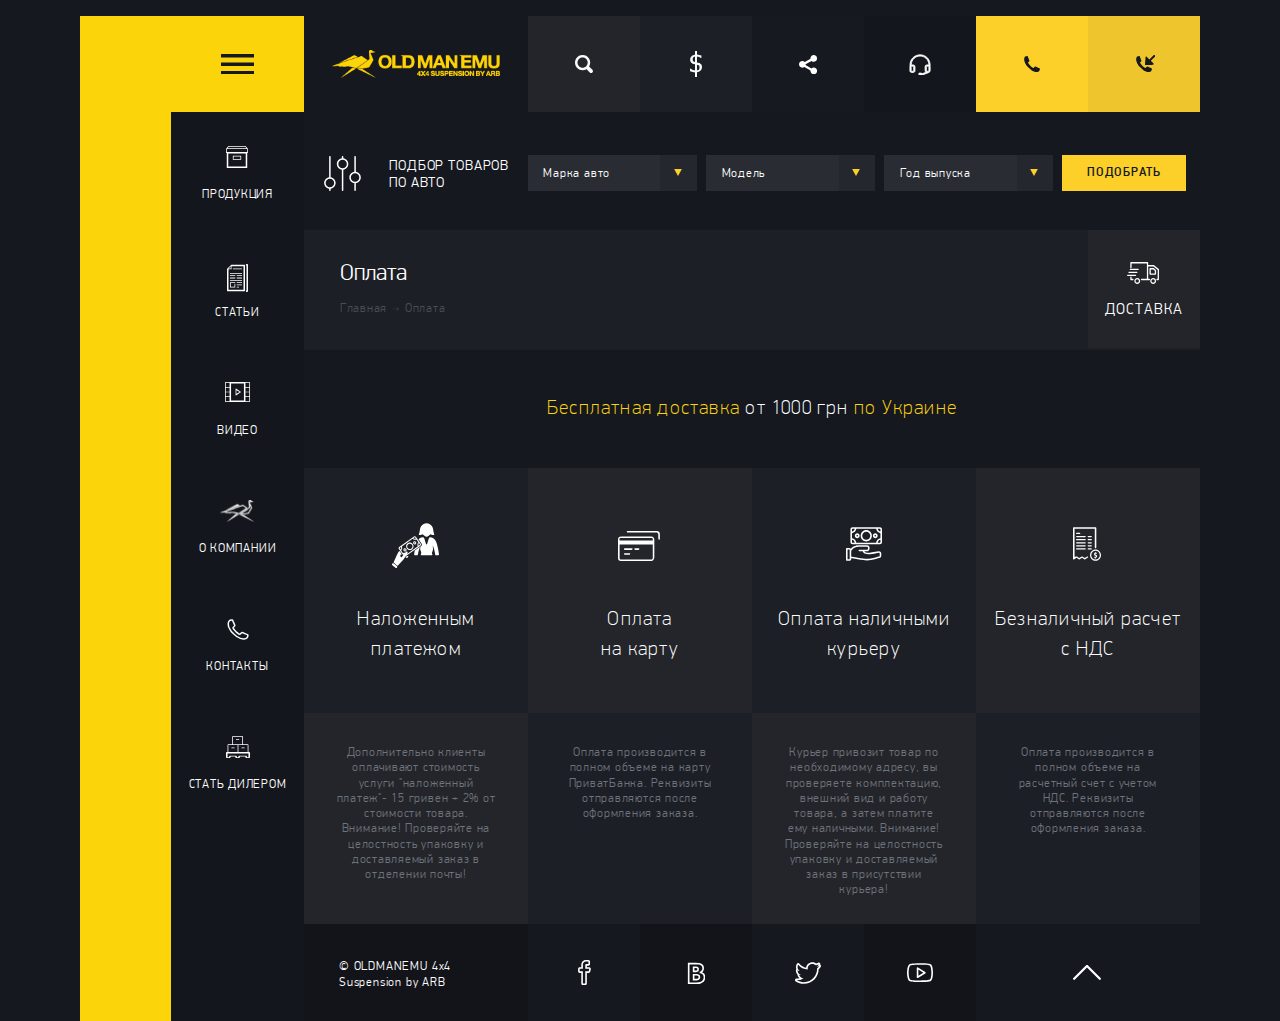
<file: docs/payment.html>
<!DOCTYPE html>
<html lang="ru">
<head>
<meta charset="utf-8">
<title>oldmanemu</title>
<meta http-equiv="X-UA-Compatible" content="IE=edge,chrome=1">
<meta name="viewport" content="width=device-width, initial-scale=1, maximum-scale=1, user-scalable=no">
<link rel="shortcut icon" href="favicon.ico" type="image/x-icon">
<link rel="icon" href="favicon.ico" type="image/x-icon">
<!-- Latest compiled and minified CSS -->
<link rel="stylesheet" href="css/normalize.css" />
<link rel="stylesheet" href="css/style.css" type="text/css">
</head>
<body class="page-payment">

<section class="main-section">
	<div class="topScroll"></div>
	<div class="content">
	
	<div class="main-content">
		<div class="section-left xs-hidden">
			<div class="section-left-content">
				<div class="burger-box">
					<span class="burger-nav mobile-nav"></span>
					<span class="burger-nav m2Lavel"></span>
				</div>
				<ul class="main-nav">
					<li>
						<a href="#" class="menuOpen">
							<span>
								<i class="i-nav-1"></i>
								<span>
									<span data-hover="Продукция">Продукция</span>
								</span>
							</span>
						</a>
					</li>					
					<li>
						<a href="articles.html">
							<span>
								<i class="i-nav-2"></i>
								<span>
									<span data-hover="Статьи">Статьи</span>
								</span>
							</span>
						</a>
					</li>					
					<li>
						<a href="video.html">
							<span>
								<i class="i-nav-3"></i>
								<span>
									<span data-hover="Видео">Видео</span>
								</span>
							</span>
						</a>
					</li>					
					<li>
						<a href="#">
							<span>
								<i class="i-nav-4"></i>
								<span>
									<span data-hover="О компании">О компании</span>
								</span>
							</span>
						</a>
					</li>					
					<li>
						<a href="contacts.html">
							<span>
								<i class="i-nav-5"></i>
								<span>
									<span data-hover="Контакты">Контакты</span>
								</span>
							</span>
						</a>
					</li>					
					<li>
						<a href="single-page.html">
							<span>
								<i class="i-nav-6"></i>
								<span>
									<span data-hover="Cтать дилером">Cтать дилером</span>
								</span>
							</span>
						</a>
					</li>
				</ul>					
			</div><!--/.section-left-content-->
		</div><!-- /.section-left -->
		
		<div class="section-content">
			<header>
				<div class="header-top">
				<div class="burger-box xs-visible">
					<span class="burger-nav mobile-nav"></span>
					<span class="burger-nav m2Lavel"></span>
				</div>				
					<div class="logo"><a href="home.html"><img src="images/logo.png" alt="#"></a></div>
					<ul class="header-phones">
						<li>
							<a href="#" data-box="list-phones" class="modal-link">
								<i class="phone-1"></i>
								<span class="i-txt">Телефоны</span>
							</a>
						</li>
						<li class="xs-hidden">
							<a href="#" data-box="callBox" class="modal-link callModal">
								<i class="phone-2"></i>
								<span class="i-txt">Заказ звонка</span>
							</a>
						</li>
					</ul>
				</div>
				<ul class="header-bottom">
					<li>
						<a href="#" class="i-btn-search modal-link" data-box="search-box">
							<i></i>
							<span class="i-txt">Поиск</span>
						</a>
					</li>
					<li id="selectCurrency">
						<a href="#" class="i-currency dollar">
							<span></span>
							<span class="i-txt">Валюта</span>	
						</a>
						<ul class="drop drop-currency">
							<li data-value="₴" class="grivna"><span><i>₴</i> <span>В гривнах</span></span></li>
							<li data-value="$" class="dollar"><span><i>$</i> <span>В долларах</span></span></li>
						</ul>
						<input type="hidden" id="valCurrency">
					</li>
					<li>
						<a href="#" class="i-share share-btn">
							<i></i>
							<span class="i-txt">Расшарить</span>
						</a>
						<ul class="drop drop-share">
							<li><a href="#" class="i-fb"><i></i></a></li>
							<li><a href="#" class="i-vk"><i></i></a></li>
							<li><a href="#" class="i-tw"><i></i></a></li>
						</ul>						
					</li>
					<li>
						<a href="#" data-box="consultant" class="i-consultant modal-link">
							<i></i>
							<span class="i-txt">Консультация</span>
						</a>
					</li>
				</ul>
			</header>
				
				<div class="podbor-container">

				<div class="podbor-title"><span class="open-accordion">ПодБОР товарОВ <br> по авто</span></div>		

							<div class="podbor-content podbor-accordion">								
								<form action="#" method="post">
									<div class="control-form control-select">
										<div class="select-box" id="select1">
											<span class="slct"><span>Марка авто</span></span>
											<ul class="drop-select">
												<li data-value="Ford"><span>Ford</span></li>
												<li data-value="Jeep"><span>Jeep</span></li>
												<li data-value="Land Rover"><span>Land Rover</span></li>
												<li data-value="Mercedes"><span>Mercedes</span></li>
												<li data-value="Mitsubishi"><span>Mitsubishi</span></li>
												<li data-value="Nissan"><span>Nissan</span></li>
												<li data-value="Toyota"><span>Toyota</span></li>
												<li data-value="Volkswagen"><span>Volkswagen</span></li>
											</ul>
											<input type="hidden" id="valSelect1">
										</div>
									</div>
									<div class="control-form control-select">
										<div class="select-box" id="select2">
											<span class="slct"><span>Модель</span></span>
											<ul class="drop-select">
												<li data-value="Ford"><span>Ford</span></li>
												<li data-value="Jeep"><span>Jeep</span></li>
												<li data-value="Land Rover"><span>Land Rover</span></li>
												<li data-value="Mercedes"><span>Mercedes</span></li>
												<li data-value="Mitsubishi"><span>Mitsubishi</span></li>
												<li data-value="Nissan"><span>Nissan</span></li>
												<li data-value="Toyota"><span>Toyota</span></li>
												<li data-value="Volkswagen"><span>Volkswagen</span></li>
											</ul>
											<input type="hidden" id="valSelect2">
										</div>
									</div>
									<div class="control-form control-select">
										<div class="select-box" id="select3">
											<span class="slct"><span>Год выпуска</span></span>
											<ul class="drop-select">
												<li data-value="Ford"><span>Ford</span></li>
												<li data-value="Jeep"><span>Jeep</span></li>
												<li data-value="Land Rover"><span>Land Rover</span></li>
												<li data-value="Mercedes"><span>Mercedes</span></li>
												<li data-value="Mitsubishi"><span>Mitsubishi</span></li>
												<li data-value="Nissan"><span>Nissan</span></li>
												<li data-value="Toyota"><span>Toyota</span></li>
												<li data-value="Volkswagen"><span>Volkswagen</span></li>
											</ul>
											<input type="hidden" id="valSelect3">
										</div>
									</div>
									<div class="control-form">
										<button type="submmit" class="btn"><span>Подобрать</span></button>
									</div>		
								</form>										
							</div><!-- /.podbor-content -->	

					</div><!-- /.podbor-container -->	

						<div class="pageTitleBox" data-ix="fade-from-left">
							<div class="pt-left pt-left2" data-ix="fade-from-left-2">
								<div class="title">
									<h1>Оплата</h1>
								</div>
								<div class="breadcrumb-box" data-ix="fade-from-right">
									<ul class="breadcrumb">
										<li><a href="#" class="d-hover"><span data-hover="Главная">Главная</span></a></li>
										<li><span>Оплата</span></li>
									</ul>									
								</div>
							</div>

							<div class="simple-link" data-ix="fade-from-bottom">
								<a href="delivery.html">
									<span class="sl-box sl-2">
										<i></i>
										<span><span data-hover="Доставка">Доставка</span></span>
									</span>
								</a>
							</div>
						</div><!-- /.pageTitleBox -->

				
				<div class="simple-text">
					<p data-ix="fade-scroll-top-200"><span>Бесплатная доставка</span> от 1000 грн <span>по Украине</span></p>
				</div>							
			
			<ul class="delivery-list">
				<li>
					<div class="dl-top" data-ix="fade-scroll-top-200">
						<div class="dl-box">
							<i class="dl-1"></i>
							<div class="dl-text"><span>Наложенным</span> <span>платежом</span></div>
						</div>
					</div>
					<div class="dl-bottom dl-bottom-2 dL1" data-ix="fade-scroll-bottom-300">
						<p>Дополнительно клиенты оплачивают стоимость услуги "наложенный платеж"- 15 гривен + 2% от стоимости товара. Внимание! Проверяйте на целостность упаковку и доставляемый заказ в отделении почты!</p>
					</div>
				</li>
				<li>
					<div class="dl-top" data-ix="fade-scroll-top-400">
						<div class="dl-box">
							<i class="dl-5"><i></i></i>
							<div class="dl-text"><span>Оплата</span> <span>на карту</span></div>
						</div>
					</div>
					<div class="dl-bottom dl-bottom-2 dL2" data-ix="fade-scroll-bottom-500">
						<p>Оплата производится в полном объеме на карту ПриватБанка. Реквизиты отправляются после оформления заказа.</p>
					</div>
				</li>
				<li>
					<div class="dl-top" data-ix="fade-scroll-top-600">
						<div class="dl-box">
							<i class="dl-6"></i>
							<div class="dl-text"><span>Оплата наличными</span><span>курьеру</span></div>
						</div>
					</div>
					<div class="dl-bottom dl-bottom-2 dL3" data-ix="fade-scroll-bottom-700">
						<p>Курьер привозит товар по необходимому адресу, вы проверяете комплектацию, внешний вид и работу товара, а затем платите ему наличными. Внимание! Проверяйте на целостность упаковку и доставляемый заказ в присутствии курьера!</p>
					</div>
				</li>
				<li>
					<div class="dl-top" data-ix="fade-scroll-top-800">
						<div class="dl-box">
							<i class="dl-7"></i>
							<div class="dl-text"><span>Безналичный расчет</span> <span>с НДС</span> </div>
						</div>
					</div>
					<div class="dl-bottom dl-bottom-2 dL4" data-ix="fade-scroll-bottom-900">
						<p>Оплата производится в полном объеме на расчетный счет с учетом НДС. Реквизиты отправляются после оформления заказа.</p>
					</div>
				</li>
			</ul>		
			
			<div class="section-modal"> <!-- style="display: block;" -->
			
				
				<ul class="list-phones box-modal">
					<li>
						<div><span>Днепр</span><a href="tel:0679452700">(067) 945-27-00</a></div>
					</li>
					<li>
						<div><span>Днепр</span><a href="tel:0632561580">(063) 256-15-80</a></div>
					</li>
					<li>
						<div><span>Киев</span><a href="tel:0442336580">(044) 233-65-80</a></div>
					</li>
					<li>
						<div><a href="#callOrder" class="modal-open"><span>Заказать</span> <span>звонок</span></a></div>
					</li>
				</ul><!-- /.list-phones -->
				
				<div class="search-box box-modal">									
					<div class="search-form">
						<form action="#" method="#">
							<div class="form-control-box">
								<input type="text" class="form-control" placeholder="Введите ключевые слова для поиска">
								<div class="error-text"><span>Пожалуйста, заполните поле</span></div>
							</div>
							<div class="form-control-action">
								<button type="submit" class="btn-sub"><span class="icon-search"></span></button>
							</div>
						</form>
					</div>
				</div><!-- /.search-box -->

				<div class="consultant box-modal">
					<div class="consultant-online">
						<span class="consultant-title">Консультация онлайн</span>
							<span class="consult-close close"></span>
						<div class="consult-form">
							<form action="#" method="post">
								<div class="consult-control-box">
									<input type="text" class="form-control" placeholder="Ваше имя">
									<div class="error-text"><span>Пожалуйста, заполните поле</span></div>
								</div>
								<div class="consult-control-box">
									<input type="text" class="form-control" placeholder="Номер вашего телефона">
									<div class="error-text"><span>Пожалуйста, заполните поле</span></div>
								</div>
								<div class="consult-control-box">
									<textarea class="form-control" placeholder="Опишите вкратце возникшую проблему"></textarea>
									<div class="error-text"><span>Пожалуйста, заполните поле</span></div>
								</div>
								<div class="consult-control-box">
									<button type="submit" class="btn-sub consult-btn"><span>Отправить</span></button>
								</div>
							</form>
						</div>
					</div>
				</div><!-- /.consultant -->


				<div class="callBox box-modal">
					<div class="consultant-online">
						<span class="consultant-title">Мы Вам перезвоним</span>
							<span class="call-close close"></span>
						<div class="consult-form">
							<form action="#" method="post">
								<div class="consult-control-box">
									<input type="text" class="form-control" placeholder="Ваше имя">
									<div class="error-text"><span>Пожалуйста, заполните поле</span></div>
								</div>
								<div class="consult-control-box error">
									<input type="text" class="form-control" placeholder="Номер вашего телефона">
									<div class="error-text"><span>Пожалуйста, заполните поле</span></div>
								</div>
								<div class="consult-control-box">
									<input type="text" class="form-control" placeholder="Когда и во сколько Вам удобно позвонить?">
									<div class="error-text"><span>Пожалуйста, заполните поле</span></div>
								</div>								
								<div class="consult-control-box">
									<button type="submit" class="btn-sub consult-btn"><span>Отправить</span></button>
								</div>
							</form>
						</div>
					</div>
				</div><!-- /.consultant -->				

			</div><!-- /.section-modal -->
			
			


		<div class="menu__container">
			<div class="menu__content">

                <ul class="main-nav mainNavMobile">
                    <li>
                        <a href="#" data-box="prCatMobile" class="cat-menu mobile-link">
                            <span>
                                <i class="i-nav-1"></i>
                                <span>
                                    <span data-hover="Продукция">Продукция</span>
                                </span>
                            </span>
                        </a>
                    </li>                   
                    <li>
                        <a href="#">
                            <span>
                                <i class="i-nav-2"></i>
                                <span>
                                    <span data-hover="Статьи">Статьи</span>
                                </span>
                            </span>
                        </a>
                    </li>                   
                    <li>
                        <a href="video.html">
                            <span>
                                <i class="i-nav-3"></i>
                                <span>
                                    <span data-hover="Видео">Видео</span>
                                </span>
                            </span>
                        </a>
                    </li>                   
                    <li>
                        <a href="#">
                            <span>
                                <i class="i-nav-4"></i>
                                <span>
                                    <span data-hover="О компании">О компании</span>
                                </span>
                            </span>
                        </a>
                    </li>                   
                    <li>
                        <a href="contacts.html">
                            <span>
                                <i class="i-nav-5"></i>
                                <span>
                                    <span data-hover="Контакты">Контакты</span>
                                </span>
                            </span>
                        </a>
                    </li>                   
                    <li>
                        <a href="single-page.html">
                            <span>
                                <i class="i-nav-6"></i>
                                <span>
                                    <span data-hover="Cтать дилером">Cтать дилером</span>
                                </span>
                            </span>
                        </a>
                    </li>                    
                    <li>
                        <a href="payment.html">
                            <span>
                                <i class="i-nav-8"></i>
                                <span>
                                    <span data-hover="Оплата">Оплата</span>
                                </span>
                            </span>
                        </a>
                    </li>                    
                    <li>
                        <a href="delivery.html">
                            <span>
                                <i class="i-nav-7"></i>
                                <span>
                                    <span data-hover="Доставка">Доставка</span>
                                </span>
                            </span>
                        </a>
                    </li>
                </ul>
	

				<ul class="product-cat prCatMobile">
					<li>
						<a href="#" data-sub="sm2" class="link-sub"><span class="pr-catImg loader catImgM"><img src="images/categories/cat1.jpg" alt="#"></span>
						<span class="pr-catLink"><span>Экстерьер</span></span></a>
					</li>
					<li>
						<a href="#" data-sub="sm1" class="link-sub"><span class="pr-catImg loader catImgM"><img src="images/categories/cat2.jpg" alt="#"></span>
						<span class="pr-catLink"><span>Подвеска</span></span></a>
					</li>
					<li>
						<a href="#"><span class="pr-catImg loader catImgM"><img src="images/categories/cat3.jpg" alt="#"></span>
						<span class="pr-catLink"><span>Лебедки</span></span></a>
					</li>
					<li>
						<a href="#"><span class="pr-catImg loader catImgM"><img src="images/categories/cat4.jpg" alt="#"></span>
						<span class="pr-catLink"><span>Колеса и тормоза</span></span></a>
					</li>
					<li>
						<a href="#"><span class="pr-catImg loader catImgM"><img src="images/categories/cat5.jpg" alt="#"></span>
						<span class="pr-catLink"><span>Трансмиссия</span></span></a>
					</li>
					<li>
						<a href="#"><span class="pr-catImg loader catImgM"><img src="images/categories/cat6.jpg" alt="#"></span>
						<span class="pr-catLink"><span>Оптика</span></span></a>
					</li>
					<li>
						<a href="#"><span class="pr-catImg loader catImgM"><img src="images/categories/cat7.jpg" alt="#"></span>
						<span class="pr-catLink"><span>Такелаж</span></span></a>
					</li>
					<li>
						<a href="#"><span class="pr-catImg loader catImgM"><img src="images/categories/cat8.jpg" alt="#"></span>
						<span class="pr-catLink"><span>Путешествие и туризм</span></span></a>
					</li>
				</ul><!-- /.product-cat -->
				
				<div class="subMenuBox">
					<ul class="subMenu-2 sm1">
						<li><a href="#"><span>Амортизаторы Old Man Emu BP-51</span></a></li>
						<li><a href="#"><span>Бамперы задние KAYMAR</span></a></li>
						<li><a href="#"><span>Защита днища автомобиля ARB</span></a></li>
						<li><a href="#"><span>Расширители ступицы Hofmann</span></a></li>
						<li><a href="#"><span>Тормозные диски DBA</span></a></li>
						<li><a href="#"><span>Тормозные колодки HAWK</span></a></li>
						<li><a href="#"><span>Подвеска для внедорожников</span></a></li>
						<li><a href="#"><span>Амортизаторы old man emu Nitrocharger</span></a></li>
						<li><a href="#"><span>Амортизаторы old man emu Nitrocharger sport</span></a></li>
						<li><a href="#"><span>Амортизаторы old man emu Nitrocharger Sport Nitro Milosa</span></a></li>
						<li><a href="#"><span>Пружины</span></a></li>
						<li><a href="#"><span>Рессорные серьги old man emu</span></a></li>
						<li><a href="#"><span>Торсионы old man emu</span></a></li>
						<li><a href="#"><span>Рессоры old man emu</span></a></li>
						<li><a href="#"><span>Бампера ARB</span></a></li>
						<li><a href="#"><span>Бампера ARB</span></a></li>
						<li><a href="#"><span>Амортизаторы Old Man Emu BP-51</span></a></li>
						<li><a href="#"><span>Бамперы задние KAYMAR</span></a></li>
						<li><a href="#"><span>Защита днища автомобиля ARB</span></a></li>
						<li><a href="#"><span>Расширители ступицы Hofmann</span></a></li>
						<li><a href="#"><span>Тормозные диски DBA</span></a></li>
					</ul>					

					<ul class="subMenu-2 sm2">
						<li><a href="#"><span>Бампера ARB</span></a></li>
						<li><a href="#"><span>Бампера ARB</span></a></li>
						<li><a href="#"><span>Амортизаторы Old Man Emu BP-51</span></a></li>
						<li><a href="#"><span>Бамперы задние KAYMAR</span></a></li>
						<li><a href="#"><span>Защита днища автомобиля ARB</span></a></li>
						<li><a href="#"><span>Расширители ступицы Hofmann</span></a></li>
						<li><a href="#"><span>Тормозные диски DBA</span></a></li>
						<li><a href="#"><span>Амортизаторы Old Man Emu BP-51</span></a></li>
						<li><a href="#"><span>Бамперы задние KAYMAR</span></a></li>
						<li><a href="#"><span>Защита днища автомобиля ARB</span></a></li>
						<li><a href="#"><span>Расширители ступицы Hofmann</span></a></li>
						<li><a href="#"><span>Тормозные диски DBA</span></a></li>
						<li><a href="#"><span>Тормозные колодки HAWK</span></a></li>
						<li><a href="#"><span>Подвеска для внедорожников</span></a></li>
						<li><a href="#"><span>Амортизаторы old man emu Nitrocharger</span></a></li>
						<li><a href="#"><span>Амортизаторы old man emu Nitrocharger sport</span></a></li>
						<li><a href="#"><span>Амортизаторы old man emu Nitrocharger Sport Nitro Milosa</span></a></li>
						<li><a href="#"><span>Пружины</span></a></li>
					</ul>					

				</div><!-- /.subMenuBox -->


			</div>
		</div><!-- /.menu__container -->		

		</div><!-- /.section-content -->

		<footer>
			<ul class="soc-list">
				<li data-ix="nav-f-1"><a href="#"><i class="icon-fb"></i></a></li>
				<li data-ix="nav-f-2"><a href="#"><i class="icon-vk"></i></a></li>
				<li data-ix="nav-f-3"><a href="#"><i class="icon-tw"></i></a></li>
				<li data-ix="nav-f-4"><a href="#"><i class="icon-yt"></i></a></li>
			</ul>
			<div class="footer-bottom">
				<div class="copy" data-ix="fade-scroll-left">
					<span>&copy; OLDMANEMU 4x4 Suspension by ARB</span>
				</div>
				<div class="btn-top" data-ix="fade-scroll-right"></div>				
			</div>
		</footer>
	
	</div><!-- /.main-content -->

	</div><!-- /.content -->	
</section><!--/.main-section -->

<div id="callOrder" class="mfp-hide">
    <div class="modal__container">
					<div class="consultant-online">
						<span class="consultant-title">Мы Вам перезвоним</span>
							<span class="close mfp-close"></span>
						<div class="consult-form">
							<form action="#" method="post">
								<div class="consult-control-box">
									<input type="text" class="form-control" placeholder="Ваше имя">
									<div class="error-text"><span>Пожалуйста, заполните поле</span></div>
								</div>
								<div class="consult-control-box error">
									<input type="text" class="form-control" placeholder="Номер вашего телефона">
									<div class="error-text"><span>Пожалуйста, заполните поле</span></div>
								</div>
								<div class="consult-control-box">
									<input type="text" class="form-control" placeholder="Когда и во сколько Вам удобно позвонить?">
									<div class="error-text"><span>Пожалуйста, заполните поле</span></div>
								</div>								
								<div class="consult-control-box">
									<button type="submit" class="btn-sub consult-btn"><span>Отправить</span></button>
								</div>
							</form>
						</div>
					</div>
    </div><!-- /.modal__container -->
</div>




<script src="js/jquery.min.js"></script>
<!--[if lt IE 9]>      
    <script src="http://html5shiv.googlecode.com/svn/trunk/html5.js "></script>
    <script src="https://oss.maxcdn.com/html5shiv/3.7.2/html5shiv.min.js"></script>
    <script src="https://oss.maxcdn.com/respond/1.4.2/respond.min.js"></script>
    <script src="http://ie7-js.googlecode.com/svn/version/2.1(beta4)/IE9.js"></script>
    <script src="http://cdnjs.cloudflare.com/ajax/libs/placeholders/3.0.2/placeholders.min.js"></script>  
<![endif]-->   
<script src="js/slick.min.js"></script>
<script src="js/jquery.magnific-popup.min.js"></script>
<script src="js/jquery.scrollTo-min.js"></script>
<script src="js/script.js"></script>
<script src="js/webflow.js"></script>
<script src="js/modernizr.js"></script>
</body>
</html>
</file>
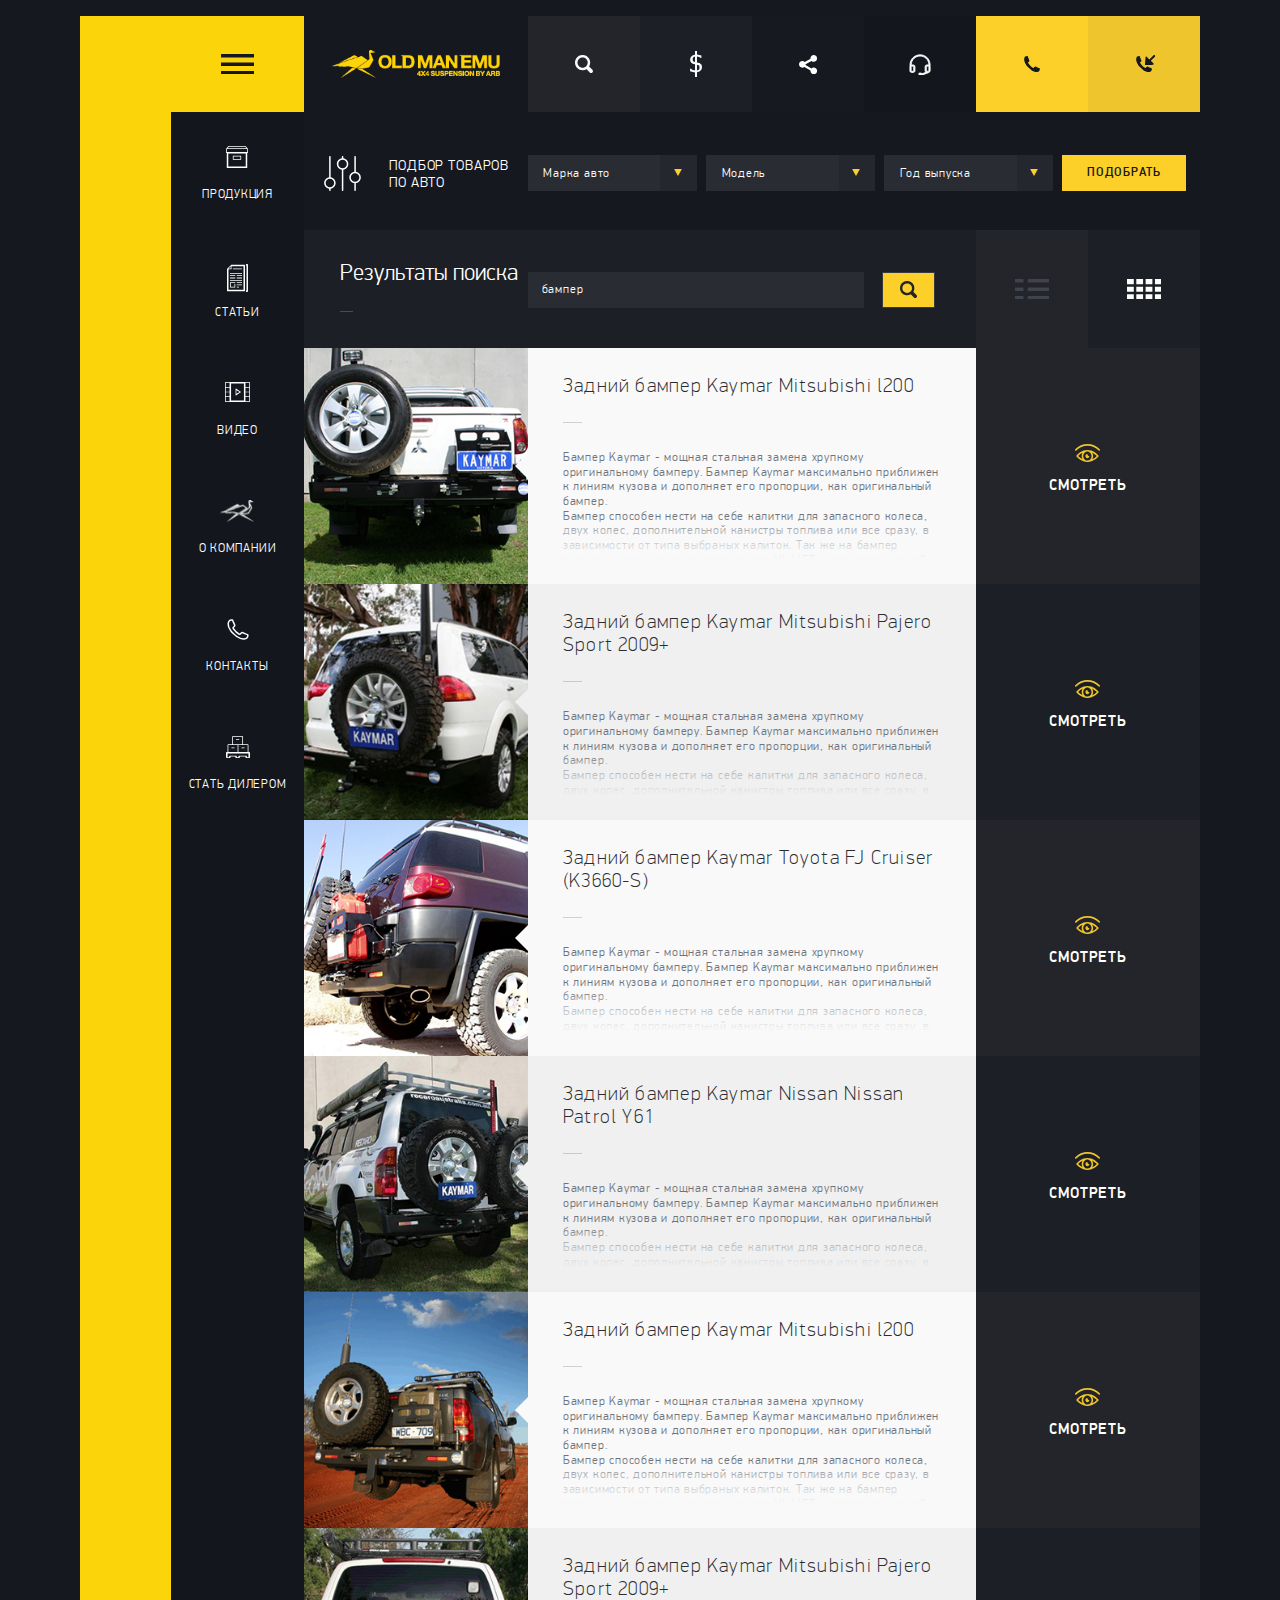
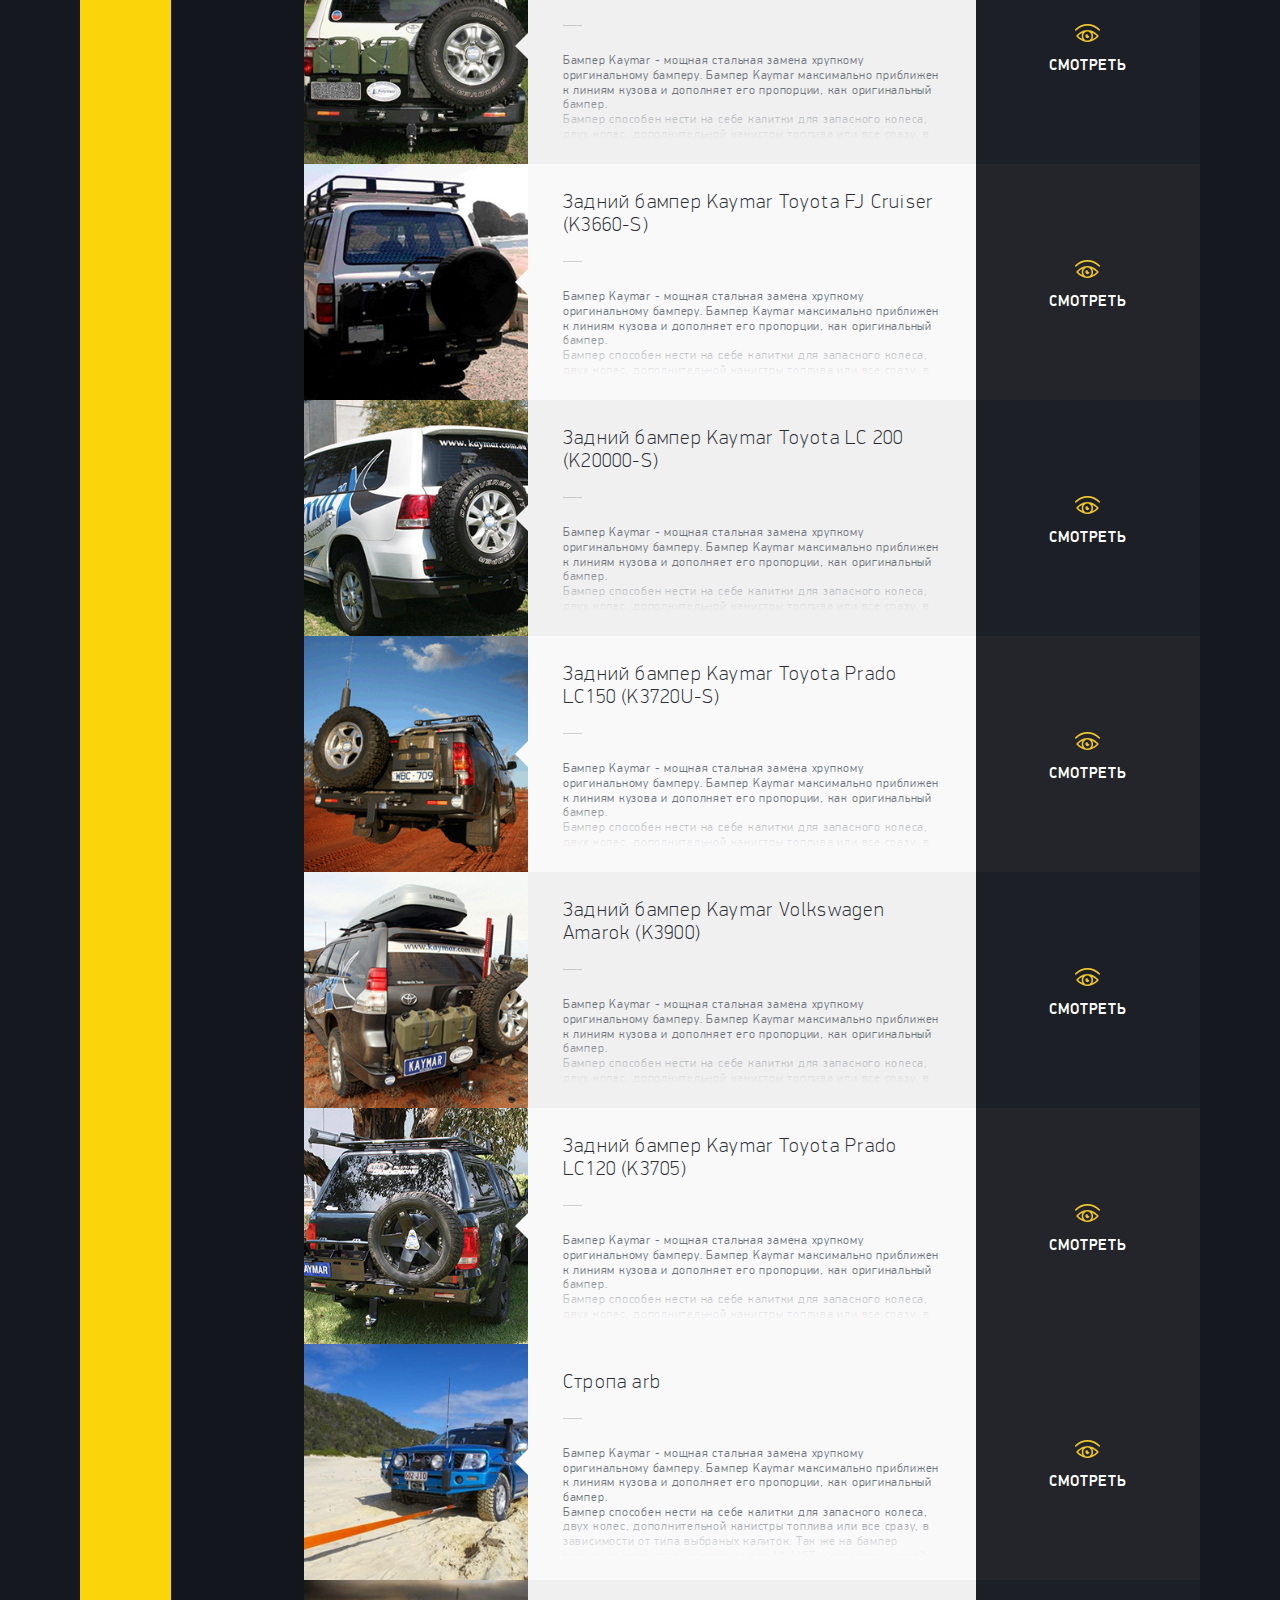
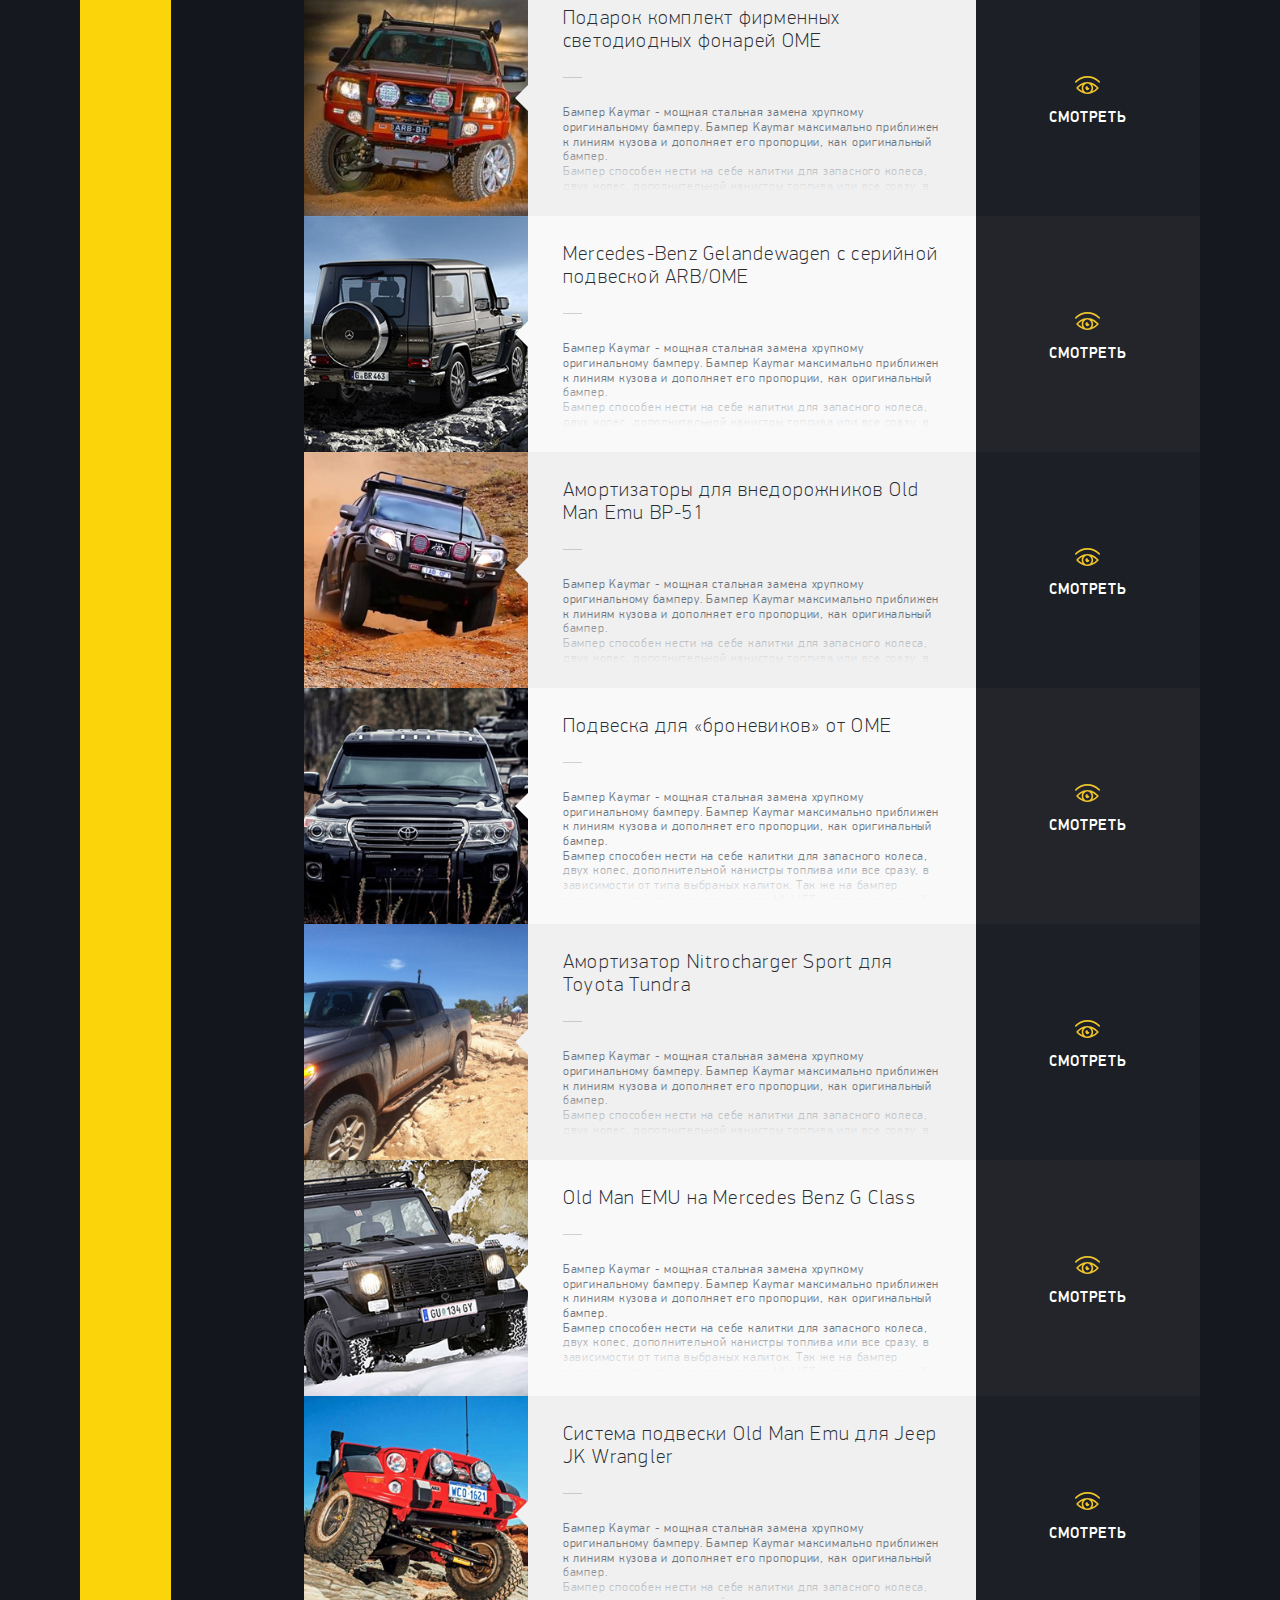
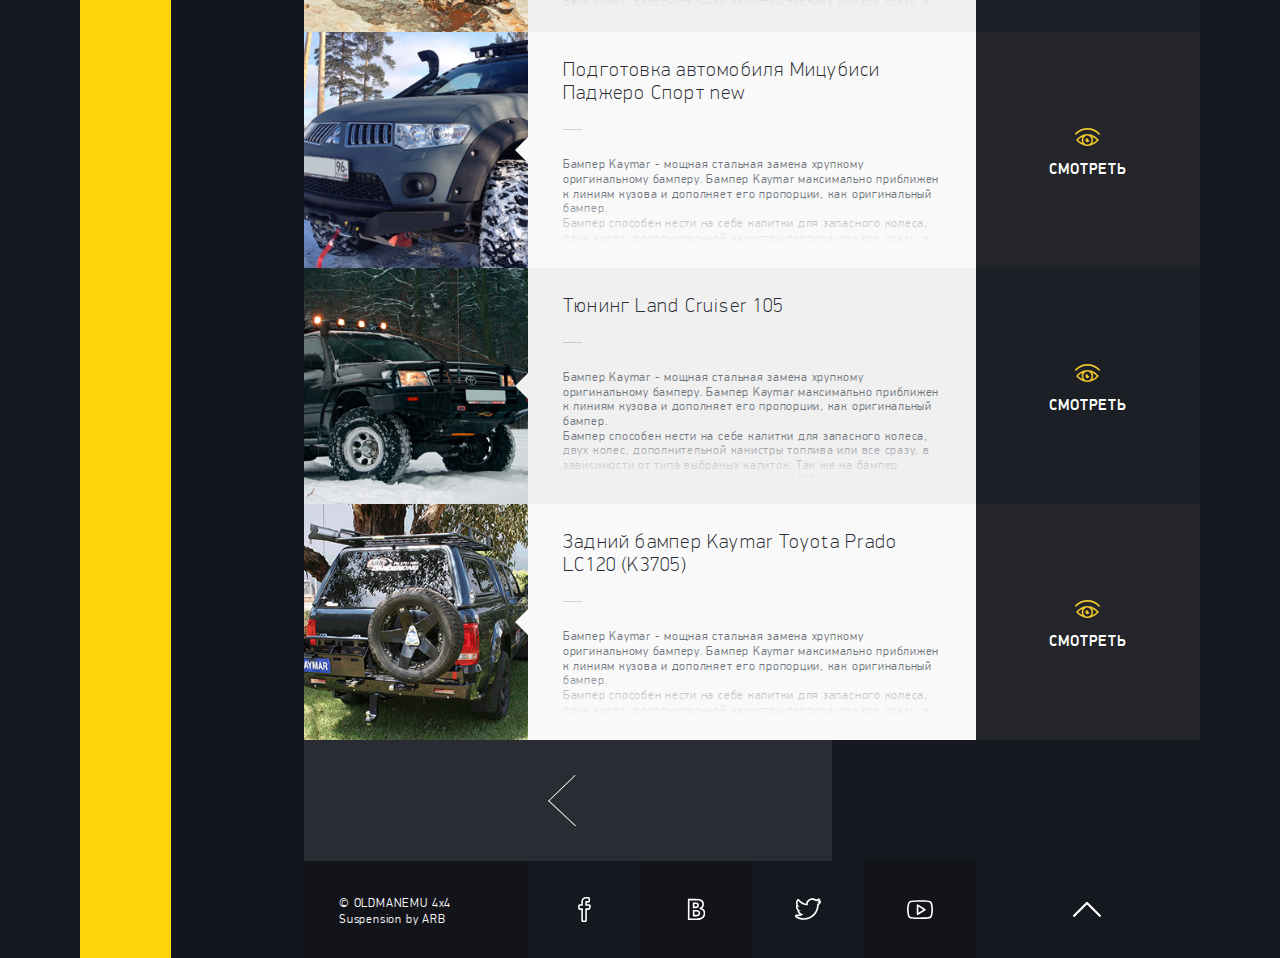
<file: docs/search-results.html>
<!DOCTYPE html>
<html lang="ru">
<head>
<meta charset="utf-8">
<title>oldmanemu</title>
<meta http-equiv="X-UA-Compatible" content="IE=edge,chrome=1">
<meta name="viewport" content="width=device-width, initial-scale=1, maximum-scale=1, user-scalable=no">
<link rel="shortcut icon" href="favicon.ico" type="image/x-icon">
<link rel="icon" href="favicon.ico" type="image/x-icon">
<!-- Latest compiled and minified CSS -->
<link rel="stylesheet" href="css/normalize.css" />
<link rel="stylesheet" href="css/style.css" type="text/css">
</head>
<body class="page-search-results">

<section class="main-section">
	<div class="topScroll"></div>
	<div class="content">
	
	<div class="main-content">
		<div class="section-left xs-hidden">
			<div class="section-left-content">
				<div class="burger-box">
					<span class="burger-nav mobile-nav"></span>
					<span class="burger-nav m2Lavel"></span>
				</div>
				<ul class="main-nav">
					<li>
						<a href="#" class="menuOpen">
							<span>
								<i class="i-nav-1"></i>
								<span>
									<span data-hover="Продукция">Продукция</span>
								</span>
							</span>
						</a>
					</li>					
					<li>
						<a href="articles.html">
							<span>
								<i class="i-nav-2"></i>
								<span>
									<span data-hover="Статьи">Статьи</span>
								</span>
							</span>
						</a>
					</li>					
					<li>
						<a href="video.html">
							<span>
								<i class="i-nav-3"></i>
								<span>
									<span data-hover="Видео">Видео</span>
								</span>
							</span>
						</a>
					</li>					
					<li>
						<a href="#">
							<span>
								<i class="i-nav-4"></i>
								<span>
									<span data-hover="О компании">О компании</span>
								</span>
							</span>
						</a>
					</li>					
					<li>
						<a href="contacts.html">
							<span>
								<i class="i-nav-5"></i>
								<span>
									<span data-hover="Контакты">Контакты</span>
								</span>
							</span>
						</a>
					</li>					
					<li>
						<a href="single-page.html">
							<span>
								<i class="i-nav-6"></i>
								<span>
									<span data-hover="Cтать дилером">Cтать дилером</span>
								</span>
							</span>
						</a>
					</li>
				</ul>												
			</div><!--/.section-left-content-->
		</div><!-- /.section-left -->
		
		<div class="section-content">
			<header>
				<div class="header-top">
				<div class="burger-box xs-visible">
					<span class="burger-nav mobile-nav"></span>
					<span class="burger-nav m2Lavel"></span>
				</div>				
					<div class="logo"><a href="home.html"><img src="images/logo.png" alt="#"></a></div>
					<ul class="header-phones">
						<li>
							<a href="#" data-box="list-phones" class="modal-link">
								<i class="phone-1"></i>
								<span class="i-txt">Телефоны</span>
							</a>
						</li>
						<li class="xs-hidden">
							<a href="#" data-box="callBox" class="modal-link callModal">
								<i class="phone-2"></i>
								<span class="i-txt">Заказ звонка</span>
							</a>
						</li>
					</ul>
				</div>
				<ul class="header-bottom">
					<li>
						<a href="#" class="i-btn-search modal-link" data-box="search-box">
							<i></i>
							<span class="i-txt">Поиск</span>
						</a>
					</li>
					<li id="selectCurrency">
						<a href="#" class="i-currency dollar">
							<span></span>
							<span class="i-txt">Валюта</span>	
						</a>
						<ul class="drop drop-currency">
							<li data-value="₴" class="grivna"><span><i>₴</i> <span>В гривнах</span></span></li>
							<li data-value="$" class="dollar"><span><i>$</i> <span>В долларах</span></span></li>
						</ul>
						<input type="hidden" id="valCurrency">
					</li>
					<li>
						<a href="#" class="i-share share-btn">
							<i></i>
							<span class="i-txt">Расшарить</span>
						</a>
						<ul class="drop drop-share">
							<li><a href="#" class="i-fb"><i></i></a></li>
							<li><a href="#" class="i-vk"><i></i></a></li>
							<li><a href="#" class="i-tw"><i></i></a></li>
						</ul>						
					</li>
					<li>
						<a href="#" data-box="consultant" class="i-consultant modal-link">
							<i></i>
							<span class="i-txt">Консультация</span>
						</a>
					</li>
				</ul>
			</header>
				
				<div class="podbor-container">

				<div class="podbor-title"><span class="open-accordion">ПодБОР товарОВ <br> по авто</span></div>		

							<div class="podbor-content podbor-accordion">								
								<form action="#" method="post">
									<div class="control-form control-select">
										<div class="select-box" id="select1">
											<span class="slct"><span>Марка авто</span></span>
											<ul class="drop-select">
												<li data-value="Ford"><span>Ford</span></li>
												<li data-value="Jeep"><span>Jeep</span></li>
												<li data-value="Land Rover"><span>Land Rover</span></li>
												<li data-value="Mercedes"><span>Mercedes</span></li>
												<li data-value="Mitsubishi"><span>Mitsubishi</span></li>
												<li data-value="Nissan"><span>Nissan</span></li>
												<li data-value="Toyota"><span>Toyota</span></li>
												<li data-value="Volkswagen"><span>Volkswagen</span></li>
											</ul>
											<input type="hidden" id="valSelect1">
										</div>
									</div>
									<div class="control-form control-select">
										<div class="select-box" id="select2">
											<span class="slct"><span>Модель</span></span>
											<ul class="drop-select">
												<li data-value="Ford"><span>Ford</span></li>
												<li data-value="Jeep"><span>Jeep</span></li>
												<li data-value="Land Rover"><span>Land Rover</span></li>
												<li data-value="Mercedes"><span>Mercedes</span></li>
												<li data-value="Mitsubishi"><span>Mitsubishi</span></li>
												<li data-value="Nissan"><span>Nissan</span></li>
												<li data-value="Toyota"><span>Toyota</span></li>
												<li data-value="Volkswagen"><span>Volkswagen</span></li>
											</ul>
											<input type="hidden" id="valSelect2">
										</div>
									</div>
									<div class="control-form control-select">
										<div class="select-box" id="select3">
											<span class="slct"><span>Год выпуска</span></span>
											<ul class="drop-select">
												<li data-value="Ford"><span>Ford</span></li>
												<li data-value="Jeep"><span>Jeep</span></li>
												<li data-value="Land Rover"><span>Land Rover</span></li>
												<li data-value="Mercedes"><span>Mercedes</span></li>
												<li data-value="Mitsubishi"><span>Mitsubishi</span></li>
												<li data-value="Nissan"><span>Nissan</span></li>
												<li data-value="Toyota"><span>Toyota</span></li>
												<li data-value="Volkswagen"><span>Volkswagen</span></li>
											</ul>
											<input type="hidden" id="valSelect3">
										</div>
									</div>
									<div class="control-form">
										<button type="submmit" class="btn"><span>Подобрать</span></button>
									</div>		
								</form>										
							</div><!-- /.podbor-content -->	

					</div><!-- /.podbor-container -->	

						<div class="pageTitleBox" data-ix="fade-from-left">
							<div class="pt-left">
								<div class="title" data-ix="fade-from-left-2">
									<h1>Результаты поиска</h1>
								</div>
								<span class="hr" data-ix="fade-from-right"></span>
							</div>

							<div class="pt-right pt-rightV">
								<ul class="pt-list list-view">
									<li class="active v-l" data-ix="fade-from-bottom"><span class="pt-l-box" data-view="view-list"><i class="pt-icon-1 icon-v-list"></i></span></li>
									<li class="v-b" data-ix="fade-from-bottom-2"><span class="pt-l-box" data-view="view-box"><i class="pt-icon-2 icon-v-box"></i></span></li>
								</ul>
							</div>
						</div><!-- /.pageTitleBox -->	
				
				<div class="page-search" data-ix="fade-from-bottom">
					<div class="search-form">
						<form action="#" method="#">
							<div class="form-control-box">
								<input type="text" class="form-control" value="бампер">
								<div class="error-text"><span>Пожалуйста, заполните поле</span></div>
							</div>
							<div class="form-control-action">
								<button type="submit" class="btn-sub"><span class="icon-search"></span></button>
							</div>
						</form>
					</div>	
				</div><!-- /.page-search -->					

			
			<div class="section-modal"> <!-- style="display: block;" -->
				
				
				<ul class="list-phones box-modal">
					<li>
						<div><span>Днепр</span><a href="tel:0679452700">(067) 945-27-00</a></div>
					</li>
					<li>
						<div><span>Днепр</span><a href="tel:0632561580">(063) 256-15-80</a></div>
					</li>
					<li>
						<div><span>Киев</span><a href="tel:0442336580">(044) 233-65-80</a></div>
					</li>
					<li>
						<div><a href="#callOrder" class="modal-open"><span>Заказать</span> <span>звонок</span></a></div>
					</li>
				</ul><!-- /.list-phones -->
				
				<div class="search-box box-modal">									
					<div class="search-form">
						<form action="#" method="#">
							<div class="form-control-box">
								<input type="text" class="form-control" placeholder="Введите ключевые слова для поиска">
								<div class="error-text"><span>Пожалуйста, заполните поле</span></div>
							</div>
							<div class="form-control-action">
								<button type="submit" class="btn-sub"><span class="icon-search"></span></button>
							</div>
						</form>
					</div>
				</div><!-- /.search-box -->

				<div class="consultant box-modal">
					<div class="consultant-online">
						<span class="consultant-title">Консультация онлайн</span>
							<span class="consult-close close"></span>
						<div class="consult-form">
							<form action="#" method="post">
								<div class="consult-control-box">
									<input type="text" class="form-control" placeholder="Ваше имя">
									<div class="error-text"><span>Пожалуйста, заполните поле</span></div>
								</div>
								<div class="consult-control-box">
									<input type="text" class="form-control" placeholder="Номер вашего телефона">
									<div class="error-text"><span>Пожалуйста, заполните поле</span></div>
								</div>
								<div class="consult-control-box">
									<textarea class="form-control" placeholder="Опишите вкратце возникшую проблему"></textarea>
									<div class="error-text"><span>Пожалуйста, заполните поле</span></div>
								</div>
								<div class="consult-control-box">
									<button type="submit" class="btn-sub consult-btn"><span>Отправить</span></button>
								</div>
							</form>
						</div>
					</div>
				</div><!-- /.consultant -->


				<div class="callBox box-modal">
					<div class="consultant-online">
						<span class="consultant-title">Мы Вам перезвоним</span>
							<span class="call-close close"></span>
						<div class="consult-form">
							<form action="#" method="post">
								<div class="consult-control-box">
									<input type="text" class="form-control" placeholder="Ваше имя">
									<div class="error-text"><span>Пожалуйста, заполните поле</span></div>
								</div>
								<div class="consult-control-box error">
									<input type="text" class="form-control" placeholder="Номер вашего телефона">
									<div class="error-text"><span>Пожалуйста, заполните поле</span></div>
								</div>
								<div class="consult-control-box">
									<input type="text" class="form-control" placeholder="Когда и во сколько Вам удобно позвонить?">
									<div class="error-text"><span>Пожалуйста, заполните поле</span></div>
								</div>								
								<div class="consult-control-box">
									<button type="submit" class="btn-sub consult-btn"><span>Отправить</span></button>
								</div>
							</form>
						</div>
					</div>
				</div><!-- /.consultant -->				

			</div><!-- /.section-modal -->
			
			<div class="section-slider view-list">
				<div class="pr-slider slider">

					<div class="product-slider">


						<div class="product-content color2">
							<div class="product-img loader" data-ix="scale-on-load-delay-200">
								<a href="#">
									<img src="images/product/pr18.jpg" alt="#">
									<i class="product-corner"></i>
								</a>
							</div>						
							<div class="product-box" data-ix="scale-on-load-delay-100">
								<div class="podbor-corner"></div>
								<div class="product-top"><a href="single-item.html" class="pr-title">Задний бампер Kaymar Mitsubishi l200</a></div>
								<div class="product-bottom">
									<a href="single-item.html" class="product-link d-hover"><span data-hover="Подробнее">Подробнее</span></a>
								</div>
								<div class="pr-text">
									<p>Бампер Kaymar - мощная стальная замена хрупкому оригинальному бамперу. 
Бампер Kaymar максимально приближен к линиям кузова и дополняет его пропорции, как оригинальный бампер. <br> Бампер способен нести на себе калитки для запасного колеса, двух колес, дополнительной канистры топлива или все сразу, в зависимости от типа выбраных калиток. Так же на бампер возможна установка крепления для HI-LIFT и телескопической фары заднего хода...</p>
								</div>
							</div>
							<div class="productBox-right" data-ix="fade-scroll-right">
								<div class="see-box"><a href="single-page.html" class="see-link"><span class="see-link-block"><i></i><span><span><span data-hover="Смотреть">Смотреть</span></span></span></span></a></div>
							</div>
						</div><!-- /.product-content 1-->							

						<div class="product-content color2">
							<div class="product-img loader" data-ix="scale-on-load-delay-400">
								<a href="#">
									<img src="images/product/pr19.jpg" alt="#">
									<i class="product-corner"></i>
								</a>
							</div>						
							<div class="product-box" data-ix="scale-on-load-delay-300">
								<div class="podbor-corner"></div>
								<div class="product-top"><a href="single-item.html" class="pr-title">Задний бампер Kaymar Mitsubishi Pajero Sport 2009+</a></div>
								<div class="product-bottom">
									<a href="single-item.html" class="product-link d-hover"><span data-hover="Подробнее">Подробнее</span></a>
								</div>
								<div class="pr-text">
									<p>Бампер Kaymar - мощная стальная замена хрупкому оригинальному бамперу. 
Бампер Kaymar максимально приближен к линиям кузова и дополняет его пропорции, как оригинальный бампер. <br> Бампер способен нести на себе калитки для запасного колеса, двух колес, дополнительной канистры топлива или все сразу, в зависимости от типа выбраных калиток. Так же на бампер возможна установка крепления для HI-LIFT и телескопической фары заднего хода...</p>
								</div>								
							</div>
							<div class="productBox-right" data-ix="fade-scroll-right">
								<div class="see-box"><a href="single-page.html" class="see-link"><span class="see-link-block"><i></i><span><span><span data-hover="Смотреть">Смотреть</span></span></span></span></a></div>
							</div>							
						</div><!-- /.product-content 2-->							

						<div class="product-content color2">
							<div class="product-img loader" data-ix="scale-on-scroll-delay-100">
								<a href="#">
									<img src="images/product/pr20.jpg" alt="#">
									<i class="product-corner"></i>
								</a>
							</div>						
							<div class="product-box" data-ix="scale-on-scroll-delay-200">
								<div class="podbor-corner"></div>
								<div class="product-top"><a href="single-item.html" class="pr-title">Задний бампер Kaymar Toyota FJ Cruiser (K3660-S)</a></div>
								<div class="product-bottom">
									<a href="single-item.html" class="product-link d-hover"><span data-hover="Подробнее">Подробнее</span></a>
								</div>
								<div class="pr-text">
									<p>Бампер Kaymar - мощная стальная замена хрупкому оригинальному бамперу. 
Бампер Kaymar максимально приближен к линиям кузова и дополняет его пропорции, как оригинальный бампер. <br> Бампер способен нести на себе калитки для запасного колеса, двух колес, дополнительной канистры топлива или все сразу, в зависимости от типа выбраных калиток. Так же на бампер возможна установка крепления для HI-LIFT и телескопической фары заднего хода...</p>
								</div>								
							</div>
							<div class="productBox-right" data-ix="fade-scroll-right">
								<div class="see-box"><a href="single-page.html" class="see-link"><span class="see-link-block"><i></i><span><span><span data-hover="Смотреть">Смотреть</span></span></span></span></a></div>
							</div>							
						</div><!-- /.product-content 3-->							

						<div class="product-content color2">
							<div class="product-img loader" data-ix="scale-on-scroll-delay-100">
								<a href="#">
									<img src="images/product/pr21.jpg" alt="#">
									<i class="product-corner"></i>
								</a>
							</div>						
							<div class="product-box" data-ix="scale-on-scroll-delay-200">
								<div class="podbor-corner"></div>
								<div class="product-top"><a href="single-item.html" class="pr-title">Задний бампер Kaymar Nissan Nissan Patrol Y61</a></div>
								<div class="product-bottom">
									<a href="single-item.html" class="product-link d-hover"><span data-hover="Подробнее">Подробнее</span></a>
								</div>
								<div class="pr-text">
									<p>Бампер Kaymar - мощная стальная замена хрупкому оригинальному бамперу. 
Бампер Kaymar максимально приближен к линиям кузова и дополняет его пропорции, как оригинальный бампер. <br> Бампер способен нести на себе калитки для запасного колеса, двух колес, дополнительной канистры топлива или все сразу, в зависимости от типа выбраных калиток. Так же на бампер возможна установка крепления для HI-LIFT и телескопической фары заднего хода...</p>
								</div>								
							</div>
							<div class="productBox-right" data-ix="fade-scroll-right">
								<div class="see-box"><a href="single-page.html" class="see-link"><span class="see-link-block"><i></i><span><span><span data-hover="Смотреть">Смотреть</span></span></span></span></a></div>
							</div>							
						</div><!-- /.product-content 4-->							

						<div class="product-content color2">
							<div class="product-img loader" data-ix="scale-on-scroll-delay-100">
								<a href="#">
									<img src="images/product/pr22.jpg" alt="#">
									<i class="product-corner"></i>
								</a>
							</div>						
							<div class="product-box" data-ix="scale-on-scroll-delay-200">
								<div class="podbor-corner"></div>
								<div class="product-top"><a href="single-item.html" class="pr-title">Задний бампер Kaymar Mitsubishi l200</a></div>
								<div class="product-bottom">
									<a href="single-item.html" class="product-link d-hover"><span data-hover="Подробнее">Подробнее</span></a>
								</div>
								<div class="pr-text">
									<p>Бампер Kaymar - мощная стальная замена хрупкому оригинальному бамперу. 
Бампер Kaymar максимально приближен к линиям кузова и дополняет его пропорции, как оригинальный бампер. <br> Бампер способен нести на себе калитки для запасного колеса, двух колес, дополнительной канистры топлива или все сразу, в зависимости от типа выбраных калиток. Так же на бампер возможна установка крепления для HI-LIFT и телескопической фары заднего хода...</p>
								</div>								
							</div>
							<div class="productBox-right" data-ix="fade-scroll-right">
								<div class="see-box"><a href="single-page.html" class="see-link"><span class="see-link-block"><i></i><span><span><span data-hover="Смотреть">Смотреть</span></span></span></span></a></div>
							</div>							
						</div><!-- /.product-content 5-->							

						<div class="product-content color2">
							<div class="product-img loader" data-ix="scale-on-scroll-delay-100">
								<a href="#">
									<img src="images/product/pr23.jpg" alt="#">
									<i class="product-corner"></i>
								</a>
							</div>						
							<div class="product-box" data-ix="scale-on-scroll-delay-200">
								<div class="podbor-corner"></div>
								<div class="product-top"><a href="single-item.html" class="pr-title">Задний бампер Kaymar Mitsubishi Pajero Sport 2009+</a></div>
								<div class="product-bottom">
									<a href="single-item.html" class="product-link d-hover"><span data-hover="Подробнее">Подробнее</span></a>
								</div>
								<div class="pr-text">
									<p>Бампер Kaymar - мощная стальная замена хрупкому оригинальному бамперу. 
Бампер Kaymar максимально приближен к линиям кузова и дополняет его пропорции, как оригинальный бампер. <br> Бампер способен нести на себе калитки для запасного колеса, двух колес, дополнительной канистры топлива или все сразу, в зависимости от типа выбраных калиток. Так же на бампер возможна установка крепления для HI-LIFT и телескопической фары заднего хода...</p>
								</div>								
							</div>
							<div class="productBox-right" data-ix="fade-scroll-right">
								<div class="see-box"><a href="single-page.html" class="see-link"><span class="see-link-block"><i></i><span><span><span data-hover="Смотреть">Смотреть</span></span></span></span></a></div>
							</div>							
						</div><!-- /.product-content 6-->	

						<div class="product-content color2">
							<div class="product-img loader" data-ix="scale-on-scroll-delay-100">
								<a href="#">
									<img src="images/product/pr24.jpg" alt="#">
									<i class="product-corner"></i>
								</a>
							</div>						
							<div class="product-box" data-ix="scale-on-scroll-delay-200">
								<div class="podbor-corner"></div>
								<div class="product-top"><a href="single-item.html" class="pr-title">Задний бампер Kaymar Toyota FJ Cruiser (K3660-S)</a></div>
								<div class="product-bottom">
									<a href="single-item.html" class="product-link d-hover"><span data-hover="Подробнее">Подробнее</span></a>
								</div>
								<div class="pr-text">
									<p>Бампер Kaymar - мощная стальная замена хрупкому оригинальному бамперу. 
Бампер Kaymar максимально приближен к линиям кузова и дополняет его пропорции, как оригинальный бампер. <br> Бампер способен нести на себе калитки для запасного колеса, двух колес, дополнительной канистры топлива или все сразу, в зависимости от типа выбраных калиток. Так же на бампер возможна установка крепления для HI-LIFT и телескопической фары заднего хода...</p>
								</div>								
							</div>
							<div class="productBox-right" data-ix="fade-scroll-right">
								<div class="see-box"><a href="single-page.html" class="see-link"><span class="see-link-block"><i></i><span><span><span data-hover="Смотреть">Смотреть</span></span></span></span></a></div>
							</div>							
						</div><!-- /.product-content 7-->							

						<div class="product-content color2">
							<div class="product-img loader" data-ix="scale-on-scroll-delay-100">
								<a href="#">
									<img src="images/product/pr25.jpg" alt="#">
									<i class="product-corner"></i>
								</a>
							</div>						
							<div class="product-box" data-ix="scale-on-scroll-delay-200">
								<div class="podbor-corner"></div>
								<div class="product-top"><a href="single-item.html" class="pr-title">Задний бампер Kaymar Toyota LC 200 (K20000-S)</a></div>
								<div class="product-bottom">
									<a href="single-item.html" class="product-link d-hover"><span data-hover="Подробнее">Подробнее</span></a>
								</div>
								<div class="pr-text">
									<p>Бампер Kaymar - мощная стальная замена хрупкому оригинальному бамперу. 
Бампер Kaymar максимально приближен к линиям кузова и дополняет его пропорции, как оригинальный бампер. <br> Бампер способен нести на себе калитки для запасного колеса, двух колес, дополнительной канистры топлива или все сразу, в зависимости от типа выбраных калиток. Так же на бампер возможна установка крепления для HI-LIFT и телескопической фары заднего хода...</p>
								</div>								
							</div>
							<div class="productBox-right" data-ix="fade-scroll-right">
								<div class="see-box"><a href="single-page.html" class="see-link"><span class="see-link-block"><i></i><span><span><span data-hover="Смотреть">Смотреть</span></span></span></span></a></div>
							</div>							
						</div><!-- /.product-content 8-->

						<div class="product-content color2">
							<div class="product-img loader" data-ix="scale-on-scroll-delay-100">
								<a href="#">
									<img src="images/product/pr22.jpg" alt="#">
									<i class="product-corner"></i>
								</a>
							</div>						
							<div class="product-box" data-ix="scale-on-scroll-delay-200">
								<div class="podbor-corner"></div>
								<div class="product-top"><a href="single-item.html" class="pr-title">Задний бампер Kaymar Toyota Prado LC150 (K3720U-S)</a></div>
								<div class="product-bottom">
									<a href="single-item.html" class="product-link d-hover"><span data-hover="Подробнее">Подробнее</span></a>
								</div>
								<div class="pr-text">
									<p>Бампер Kaymar - мощная стальная замена хрупкому оригинальному бамперу. 
Бампер Kaymar максимально приближен к линиям кузова и дополняет его пропорции, как оригинальный бампер. <br> Бампер способен нести на себе калитки для запасного колеса, двух колес, дополнительной канистры топлива или все сразу, в зависимости от типа выбраных калиток. Так же на бампер возможна установка крепления для HI-LIFT и телескопической фары заднего хода...</p>
								</div>								
							</div>
							<div class="productBox-right" data-ix="fade-scroll-right">
								<div class="see-box"><a href="single-page.html" class="see-link"><span class="see-link-block"><i></i><span><span><span data-hover="Смотреть">Смотреть</span></span></span></span></a></div>
							</div>							
						</div><!-- /.product-content 9-->

						<div class="product-content color2">
							<div class="product-img loader" data-ix="scale-on-scroll-delay-100">
								<a href="#">
									<img src="images/product/pr26.jpg" alt="#">
									<i class="product-corner"></i>
								</a>
							</div>						
							<div class="product-box" data-ix="scale-on-scroll-delay-200">
								<div class="podbor-corner"></div>
								<div class="product-top"><a href="single-item.html" class="pr-title">Задний бампер Kaymar Volkswagen Amarok (K3900)</a></div>
								<div class="product-bottom">
									<a href="single-item.html" class="product-link d-hover"><span data-hover="Подробнее">Подробнее</span></a>
								</div>
								<div class="pr-text">
									<p>Бампер Kaymar - мощная стальная замена хрупкому оригинальному бамперу. 
Бампер Kaymar максимально приближен к линиям кузова и дополняет его пропорции, как оригинальный бампер. <br> Бампер способен нести на себе калитки для запасного колеса, двух колес, дополнительной канистры топлива или все сразу, в зависимости от типа выбраных калиток. Так же на бампер возможна установка крепления для HI-LIFT и телескопической фары заднего хода...</p>
								</div>								
							</div>
							<div class="productBox-right" data-ix="fade-scroll-right">
								<div class="see-box"><a href="single-page.html" class="see-link"><span class="see-link-block"><i></i><span><span><span data-hover="Смотреть">Смотреть</span></span></span></span></a></div>
							</div>							
						</div><!-- /.product-content 10-->							

						<div class="product-content color2">
							<div class="product-img loader" data-ix="scale-on-scroll-delay-100">
								<a href="#">
									<img src="images/product/pr14.jpg" alt="#">
									<i class="product-corner"></i>
								</a>
							</div>						
							<div class="product-box" data-ix="scale-on-scroll-delay-200">
								<div class="podbor-corner"></div>
								<div class="product-top"><a href="single-item.html" class="pr-title">Задний бампер Kaymar Toyota Prado LC120 (K3705)</a></div>
								<div class="product-bottom">
									<a href="single-item.html" class="product-link d-hover"><span data-hover="Подробнее">Подробнее</span></a>
								</div>
								<div class="pr-text">
									<p>Бампер Kaymar - мощная стальная замена хрупкому оригинальному бамперу. 
Бампер Kaymar максимально приближен к линиям кузова и дополняет его пропорции, как оригинальный бампер. <br> Бампер способен нести на себе калитки для запасного колеса, двух колес, дополнительной канистры топлива или все сразу, в зависимости от типа выбраных калиток. Так же на бампер возможна установка крепления для HI-LIFT и телескопической фары заднего хода...</p>
								</div>								
							</div>
							<div class="productBox-right" data-ix="fade-scroll-right">
								<div class="see-box"><a href="single-page.html" class="see-link"><span class="see-link-block"><i></i><span><span><span data-hover="Смотреть">Смотреть</span></span></span></span></a></div>
							</div>							
						</div><!-- /.product-content 11-->	
									

					</div><!-- /.slide 1 -->					

					

					<div class="product-slider">


						<div class="product-content color2">
							<div class="product-img loader">
								<a href="#">
									<img src="images/product/pr4.jpg" alt="#">
									<i class="product-corner"></i>
								</a>
							</div>						
							<div class="product-box">
								<div class="podbor-corner"></div>
								<div class="product-top"><a href="single-item.html" class="pr-title">Стропа arb</a></div>
								<div class="product-bottom">
									<a href="single-item.html" class="product-link d-hover"><span data-hover="Подробнее">Подробнее</span></a>
								</div>
								<div class="pr-text">
									<p>Бампер Kaymar - мощная стальная замена хрупкому оригинальному бамперу. 
Бампер Kaymar максимально приближен к линиям кузова и дополняет его пропорции, как оригинальный бампер. <br> Бампер способен нести на себе калитки для запасного колеса, двух колес, дополнительной канистры топлива или все сразу, в зависимости от типа выбраных калиток. Так же на бампер возможна установка крепления для HI-LIFT и телескопической фары заднего хода...</p>
								</div>
							</div>
							<div class="productBox-right">
								<div class="see-box"><a href="single-page.html" class="see-link"><span class="see-link-block"><i></i><span><span><span data-hover="Смотреть">Смотреть</span></span></span></span></a></div>
							</div>
						</div><!-- /.product-content 1-->							

						<div class="product-content color2">
							<div class="product-img loader">
								<a href="#">
									<img src="images/product/pr5.jpg" alt="#">
									<i class="product-corner"></i>
								</a>
							</div>						
							<div class="product-box">
								<div class="podbor-corner"></div>
								<div class="product-top"><a href="single-item.html" class="pr-title">Подарок комплект фирменных светодиодных фонарей OME</a></div>
								<div class="product-bottom">
									<a href="single-item.html" class="product-link d-hover"><span data-hover="Подробнее">Подробнее</span></a>
								</div>
								<div class="pr-text">
									<p>Бампер Kaymar - мощная стальная замена хрупкому оригинальному бамперу. 
Бампер Kaymar максимально приближен к линиям кузова и дополняет его пропорции, как оригинальный бампер. <br> Бампер способен нести на себе калитки для запасного колеса, двух колес, дополнительной канистры топлива или все сразу, в зависимости от типа выбраных калиток. Так же на бампер возможна установка крепления для HI-LIFT и телескопической фары заднего хода...</p>
								</div>								
							</div>
							<div class="productBox-right">
								<div class="see-box"><a href="single-page.html" class="see-link"><span class="see-link-block"><i></i><span><span><span data-hover="Смотреть">Смотреть</span></span></span></span></a></div>
							</div>							
						</div><!-- /.product-content 2-->							

						<div class="product-content color2">
							<div class="product-img loader">
								<a href="#">
									<img src="images/product/pr6.jpg" alt="#">
									<i class="product-corner"></i>
								</a>
							</div>						
							<div class="product-box">
								<div class="podbor-corner"></div>
								<div class="product-top"><a href="single-item.html" class="pr-title">Mercedes-Benz Gelandewagen с серийной подвеской ARB/OME</a></div>
								<div class="product-bottom">
									<a href="single-item.html" class="product-link d-hover"><span data-hover="Подробнее">Подробнее</span></a>
								</div>
								<div class="pr-text">
									<p>Бампер Kaymar - мощная стальная замена хрупкому оригинальному бамперу. 
Бампер Kaymar максимально приближен к линиям кузова и дополняет его пропорции, как оригинальный бампер. <br> Бампер способен нести на себе калитки для запасного колеса, двух колес, дополнительной канистры топлива или все сразу, в зависимости от типа выбраных калиток. Так же на бампер возможна установка крепления для HI-LIFT и телескопической фары заднего хода...</p>
								</div>								
							</div>
							<div class="productBox-right">
								<div class="see-box"><a href="single-page.html" class="see-link"><span class="see-link-block"><i></i><span><span><span data-hover="Смотреть">Смотреть</span></span></span></span></a></div>
							</div>							
						</div><!-- /.product-content 3-->							

						<div class="product-content color2">
							<div class="product-img loader">
								<a href="#">
									<img src="images/product/pr7.jpg" alt="#">
									<i class="product-corner"></i>
								</a>
							</div>						
							<div class="product-box">
								<div class="podbor-corner"></div>
								<div class="product-top"><a href="single-item.html" class="pr-title">Амортизаторы для внедорожников Old Man Emu BP-51</a></div>
								<div class="product-bottom">
									<a href="single-item.html" class="product-link d-hover"><span data-hover="Подробнее">Подробнее</span></a>
								</div>
								<div class="pr-text">
									<p>Бампер Kaymar - мощная стальная замена хрупкому оригинальному бамперу. 
Бампер Kaymar максимально приближен к линиям кузова и дополняет его пропорции, как оригинальный бампер. <br> Бампер способен нести на себе калитки для запасного колеса, двух колес, дополнительной канистры топлива или все сразу, в зависимости от типа выбраных калиток. Так же на бампер возможна установка крепления для HI-LIFT и телескопической фары заднего хода...</p>
								</div>								
							</div>
							<div class="productBox-right">
								<div class="see-box"><a href="single-page.html" class="see-link"><span class="see-link-block"><i></i><span><span><span data-hover="Смотреть">Смотреть</span></span></span></span></a></div>
							</div>							
						</div><!-- /.product-content 4-->							

						<div class="product-content color2">
							<div class="product-img loader">
								<a href="#">
									<img src="images/product/pr8.jpg" alt="#">
									<i class="product-corner"></i>
								</a>
							</div>						
							<div class="product-box">
								<div class="podbor-corner"></div>
								<div class="product-top"><a href="single-item.html" class="pr-title">Подвеска для «броневиков» от ОМЕ</a></div>
								<div class="product-bottom">
									<a href="single-item.html" class="product-link d-hover"><span data-hover="Подробнее">Подробнее</span></a>
								</div>
								<div class="pr-text">
									<p>Бампер Kaymar - мощная стальная замена хрупкому оригинальному бамперу. 
Бампер Kaymar максимально приближен к линиям кузова и дополняет его пропорции, как оригинальный бампер. <br> Бампер способен нести на себе калитки для запасного колеса, двух колес, дополнительной канистры топлива или все сразу, в зависимости от типа выбраных калиток. Так же на бампер возможна установка крепления для HI-LIFT и телескопической фары заднего хода...</p>
								</div>								
							</div>
							<div class="productBox-right">
								<div class="see-box"><a href="single-page.html" class="see-link"><span class="see-link-block"><i></i><span><span><span data-hover="Смотреть">Смотреть</span></span></span></span></a></div>
							</div>							
						</div><!-- /.product-content 5-->							

						<div class="product-content color2">
							<div class="product-img loader">
								<a href="#">
									<img src="images/product/pr9.jpg" alt="#">
									<i class="product-corner"></i>
								</a>
							</div>						
							<div class="product-box">
								<div class="podbor-corner"></div>
								<div class="product-top"><a href="single-item.html" class="pr-title">Амортизатор Nitrocharger Sport для Toyota Tundra</a></div>
								<div class="product-bottom">
									<a href="single-item.html" class="product-link d-hover"><span data-hover="Подробнее">Подробнее</span></a>
								</div>
								<div class="pr-text">
									<p>Бампер Kaymar - мощная стальная замена хрупкому оригинальному бамперу. 
Бампер Kaymar максимально приближен к линиям кузова и дополняет его пропорции, как оригинальный бампер. <br> Бампер способен нести на себе калитки для запасного колеса, двух колес, дополнительной канистры топлива или все сразу, в зависимости от типа выбраных калиток. Так же на бампер возможна установка крепления для HI-LIFT и телескопической фары заднего хода...</p>
								</div>								
							</div>
							<div class="productBox-right">
								<div class="see-box"><a href="single-page.html" class="see-link"><span class="see-link-block"><i></i><span><span><span data-hover="Смотреть">Смотреть</span></span></span></span></a></div>
							</div>							
						</div><!-- /.product-content 6-->	

						<div class="product-content color2">
							<div class="product-img loader">
								<a href="#">
									<img src="images/product/pr10.jpg" alt="#">
									<i class="product-corner"></i>
								</a>
							</div>						
							<div class="product-box">
								<div class="podbor-corner"></div>
								<div class="product-top"><a href="single-item.html" class="pr-title">Old Man EMU на Mercedes Benz G Class</a></div>
								<div class="product-bottom">
									<a href="single-item.html" class="product-link d-hover"><span data-hover="Подробнее">Подробнее</span></a>
								</div>
								<div class="pr-text">
									<p>Бампер Kaymar - мощная стальная замена хрупкому оригинальному бамперу. 
Бампер Kaymar максимально приближен к линиям кузова и дополняет его пропорции, как оригинальный бампер. <br> Бампер способен нести на себе калитки для запасного колеса, двух колес, дополнительной канистры топлива или все сразу, в зависимости от типа выбраных калиток. Так же на бампер возможна установка крепления для HI-LIFT и телескопической фары заднего хода...</p>
								</div>								
							</div>
							<div class="productBox-right">
								<div class="see-box"><a href="single-page.html" class="see-link"><span class="see-link-block"><i></i><span><span><span data-hover="Смотреть">Смотреть</span></span></span></span></a></div>
							</div>							
						</div><!-- /.product-content 7-->							

						<div class="product-content color2">
							<div class="product-img loader">
								<a href="#">
									<img src="images/product/pr11.jpg" alt="#">
									<i class="product-corner"></i>
								</a>
							</div>						
							<div class="product-box">
								<div class="podbor-corner"></div>
								<div class="product-top"><a href="single-item.html" class="pr-title">Система подвески Old Man Emu для Jeep JK Wrangler</a></div>
								<div class="product-bottom">
									<a href="single-item.html" class="product-link d-hover"><span data-hover="Подробнее">Подробнее</span></a>
								</div>
								<div class="pr-text">
									<p>Бампер Kaymar - мощная стальная замена хрупкому оригинальному бамперу. 
Бампер Kaymar максимально приближен к линиям кузова и дополняет его пропорции, как оригинальный бампер. <br> Бампер способен нести на себе калитки для запасного колеса, двух колес, дополнительной канистры топлива или все сразу, в зависимости от типа выбраных калиток. Так же на бампер возможна установка крепления для HI-LIFT и телескопической фары заднего хода...</p>
								</div>								
							</div>
							<div class="productBox-right">
								<div class="see-box"><a href="single-page.html" class="see-link"><span class="see-link-block"><i></i><span><span><span data-hover="Смотреть">Смотреть</span></span></span></span></a></div>
							</div>							
						</div><!-- /.product-content 8-->

						<div class="product-content color2">
							<div class="product-img loader">
								<a href="#">
									<img src="images/product/pr12.jpg" alt="#">
									<i class="product-corner"></i>
								</a>
							</div>						
							<div class="product-box">
								<div class="podbor-corner"></div>
								<div class="product-top"><a href="single-item.html" class="pr-title">Подготовка автомобиля Мицубиси Паджеро Спорт new</a></div>
								<div class="product-bottom">
									<a href="single-item.html" class="product-link d-hover"><span data-hover="Подробнее">Подробнее</span></a>
								</div>
								<div class="pr-text">
									<p>Бампер Kaymar - мощная стальная замена хрупкому оригинальному бамперу. 
Бампер Kaymar максимально приближен к линиям кузова и дополняет его пропорции, как оригинальный бампер. <br> Бампер способен нести на себе калитки для запасного колеса, двух колес, дополнительной канистры топлива или все сразу, в зависимости от типа выбраных калиток. Так же на бампер возможна установка крепления для HI-LIFT и телескопической фары заднего хода...</p>
								</div>								
							</div>
							<div class="productBox-right">
								<div class="see-box"><a href="single-page.html" class="see-link"><span class="see-link-block"><i></i><span><span><span data-hover="Смотреть">Смотреть</span></span></span></span></a></div>
							</div>							
						</div><!-- /.product-content 9-->

						<div class="product-content color2">
							<div class="product-img loader">
								<a href="#">
									<img src="images/product/pr13.jpg" alt="#">
									<i class="product-corner"></i>
								</a>
							</div>						
							<div class="product-box">
								<div class="podbor-corner"></div>
								<div class="product-top"><a href="single-item.html" class="pr-title">Тюнинг Land Cruiser 105</a></div>
								<div class="product-bottom">
									<a href="single-item.html" class="product-link d-hover"><span data-hover="Подробнее">Подробнее</span></a>
								</div>
								<div class="pr-text">
									<p>Бампер Kaymar - мощная стальная замена хрупкому оригинальному бамперу. 
Бампер Kaymar максимально приближен к линиям кузова и дополняет его пропорции, как оригинальный бампер. <br> Бампер способен нести на себе калитки для запасного колеса, двух колес, дополнительной канистры топлива или все сразу, в зависимости от типа выбраных калиток. Так же на бампер возможна установка крепления для HI-LIFT и телескопической фары заднего хода...</p>
								</div>								
							</div>
							<div class="productBox-right">
								<div class="see-box"><a href="single-page.html" class="see-link"><span class="see-link-block"><i></i><span><span><span data-hover="Смотреть">Смотреть</span></span></span></span></a></div>
							</div>							
						</div><!-- /.product-content 10-->							

						<div class="product-content color2">
							<div class="product-img loader">
								<a href="#">
									<img src="images/product/pr14.jpg" alt="#">
									<i class="product-corner"></i>
								</a>
							</div>						
							<div class="product-box">
								<div class="podbor-corner"></div>
								<div class="product-top"><a href="single-item.html" class="pr-title">Задний бампер Kaymar Toyota Prado LC120 (K3705)</a></div>
								<div class="product-bottom">
									<a href="single-item.html" class="product-link d-hover"><span data-hover="Подробнее">Подробнее</span></a>
								</div>
								<div class="pr-text">
									<p>Бампер Kaymar - мощная стальная замена хрупкому оригинальному бамперу. 
Бампер Kaymar максимально приближен к линиям кузова и дополняет его пропорции, как оригинальный бампер. <br> Бампер способен нести на себе калитки для запасного колеса, двух колес, дополнительной канистры топлива или все сразу, в зависимости от типа выбраных калиток. Так же на бампер возможна установка крепления для HI-LIFT и телескопической фары заднего хода...</p>
								</div>								
							</div>
							<div class="productBox-right">
								<div class="see-box"><a href="single-page.html" class="see-link"><span class="see-link-block"><i></i><span><span><span data-hover="Смотреть">Смотреть</span></span></span></span></a></div>
							</div>							
						</div><!-- /.product-content 11-->	
									

					</div><!-- /.slide 2 -->														

				</div><!-- /.pr-slider -->
				<div class="clear"></div>
				<ul class="slider-nav">
					<li class="slidePrev slidePrev1" data-ix="scale-on-scroll-delay-100"><i class="prev-arrow"></i></li>
					<li class="slideNext slideNext1" data-ix="scale-on-scroll-delay-200"><i class="next-arrow"></i></li>
				</ul>
			</div><!-- /.section-slider -->


		<div class="menu__container">
			<div class="menu__content">

                <ul class="main-nav mainNavMobile">
                    <li>
                        <a href="#" data-box="prCatMobile" class="cat-menu mobile-link">
                            <span>
                                <i class="i-nav-1"></i>
                                <span>
                                    <span data-hover="Продукция">Продукция</span>
                                </span>
                            </span>
                        </a>
                    </li>                   
                    <li>
                        <a href="#">
                            <span>
                                <i class="i-nav-2"></i>
                                <span>
                                    <span data-hover="Статьи">Статьи</span>
                                </span>
                            </span>
                        </a>
                    </li>                   
                    <li>
                        <a href="video.html">
                            <span>
                                <i class="i-nav-3"></i>
                                <span>
                                    <span data-hover="Видео">Видео</span>
                                </span>
                            </span>
                        </a>
                    </li>                   
                    <li>
                        <a href="#">
                            <span>
                                <i class="i-nav-4"></i>
                                <span>
                                    <span data-hover="О компании">О компании</span>
                                </span>
                            </span>
                        </a>
                    </li>                   
                    <li>
                        <a href="contacts.html">
                            <span>
                                <i class="i-nav-5"></i>
                                <span>
                                    <span data-hover="Контакты">Контакты</span>
                                </span>
                            </span>
                        </a>
                    </li>                   
                    <li>
                        <a href="single-page.html">
                            <span>
                                <i class="i-nav-6"></i>
                                <span>
                                    <span data-hover="Cтать дилером">Cтать дилером</span>
                                </span>
                            </span>
                        </a>
                    </li>                    
                    <li>
                        <a href="payment.html">
                            <span>
                                <i class="i-nav-8"></i>
                                <span>
                                    <span data-hover="Оплата">Оплата</span>
                                </span>
                            </span>
                        </a>
                    </li>                    
                    <li>
                        <a href="delivery.html">
                            <span>
                                <i class="i-nav-7"></i>
                                <span>
                                    <span data-hover="Доставка">Доставка</span>
                                </span>
                            </span>
                        </a>
                    </li>
                </ul>
	

				<ul class="product-cat prCatMobile">
					<li>
						<a href="#" data-sub="sm2" class="link-sub"><span class="pr-catImg loader catImgM"><img src="images/categories/cat1.jpg" alt="#"></span>
						<span class="pr-catLink"><span>Экстерьер</span></span></a>
					</li>
					<li>
						<a href="#" data-sub="sm1" class="link-sub"><span class="pr-catImg loader catImgM"><img src="images/categories/cat2.jpg" alt="#"></span>
						<span class="pr-catLink"><span>Подвеска</span></span></a>
					</li>
					<li>
						<a href="#"><span class="pr-catImg loader catImgM"><img src="images/categories/cat3.jpg" alt="#"></span>
						<span class="pr-catLink"><span>Лебедки</span></span></a>
					</li>
					<li>
						<a href="#"><span class="pr-catImg loader catImgM"><img src="images/categories/cat4.jpg" alt="#"></span>
						<span class="pr-catLink"><span>Колеса и тормоза</span></span></a>
					</li>
					<li>
						<a href="#"><span class="pr-catImg loader catImgM"><img src="images/categories/cat5.jpg" alt="#"></span>
						<span class="pr-catLink"><span>Трансмиссия</span></span></a>
					</li>
					<li>
						<a href="#"><span class="pr-catImg loader catImgM"><img src="images/categories/cat6.jpg" alt="#"></span>
						<span class="pr-catLink"><span>Оптика</span></span></a>
					</li>
					<li>
						<a href="#"><span class="pr-catImg loader catImgM"><img src="images/categories/cat7.jpg" alt="#"></span>
						<span class="pr-catLink"><span>Такелаж</span></span></a>
					</li>
					<li>
						<a href="#"><span class="pr-catImg loader catImgM"><img src="images/categories/cat8.jpg" alt="#"></span>
						<span class="pr-catLink"><span>Путешествие и туризм</span></span></a>
					</li>
				</ul><!-- /.product-cat -->
				
				<div class="subMenuBox">
					<ul class="subMenu-2 sm1">
						<li><a href="#"><span>Амортизаторы Old Man Emu BP-51</span></a></li>
						<li><a href="#"><span>Бамперы задние KAYMAR</span></a></li>
						<li><a href="#"><span>Защита днища автомобиля ARB</span></a></li>
						<li><a href="#"><span>Расширители ступицы Hofmann</span></a></li>
						<li><a href="#"><span>Тормозные диски DBA</span></a></li>
						<li><a href="#"><span>Тормозные колодки HAWK</span></a></li>
						<li><a href="#"><span>Подвеска для внедорожников</span></a></li>
						<li><a href="#"><span>Амортизаторы old man emu Nitrocharger</span></a></li>
						<li><a href="#"><span>Амортизаторы old man emu Nitrocharger sport</span></a></li>
						<li><a href="#"><span>Амортизаторы old man emu Nitrocharger Sport Nitro Milosa</span></a></li>
						<li><a href="#"><span>Пружины</span></a></li>
						<li><a href="#"><span>Рессорные серьги old man emu</span></a></li>
						<li><a href="#"><span>Торсионы old man emu</span></a></li>
						<li><a href="#"><span>Рессоры old man emu</span></a></li>
						<li><a href="#"><span>Бампера ARB</span></a></li>
						<li><a href="#"><span>Бампера ARB</span></a></li>
						<li><a href="#"><span>Амортизаторы Old Man Emu BP-51</span></a></li>
						<li><a href="#"><span>Бамперы задние KAYMAR</span></a></li>
						<li><a href="#"><span>Защита днища автомобиля ARB</span></a></li>
						<li><a href="#"><span>Расширители ступицы Hofmann</span></a></li>
						<li><a href="#"><span>Тормозные диски DBA</span></a></li>
					</ul>					

					<ul class="subMenu-2 sm2">
						<li><a href="#"><span>Бампера ARB</span></a></li>
						<li><a href="#"><span>Бампера ARB</span></a></li>
						<li><a href="#"><span>Амортизаторы Old Man Emu BP-51</span></a></li>
						<li><a href="#"><span>Бамперы задние KAYMAR</span></a></li>
						<li><a href="#"><span>Защита днища автомобиля ARB</span></a></li>
						<li><a href="#"><span>Расширители ступицы Hofmann</span></a></li>
						<li><a href="#"><span>Тормозные диски DBA</span></a></li>
						<li><a href="#"><span>Амортизаторы Old Man Emu BP-51</span></a></li>
						<li><a href="#"><span>Бамперы задние KAYMAR</span></a></li>
						<li><a href="#"><span>Защита днища автомобиля ARB</span></a></li>
						<li><a href="#"><span>Расширители ступицы Hofmann</span></a></li>
						<li><a href="#"><span>Тормозные диски DBA</span></a></li>
						<li><a href="#"><span>Тормозные колодки HAWK</span></a></li>
						<li><a href="#"><span>Подвеска для внедорожников</span></a></li>
						<li><a href="#"><span>Амортизаторы old man emu Nitrocharger</span></a></li>
						<li><a href="#"><span>Амортизаторы old man emu Nitrocharger sport</span></a></li>
						<li><a href="#"><span>Амортизаторы old man emu Nitrocharger Sport Nitro Milosa</span></a></li>
						<li><a href="#"><span>Пружины</span></a></li>
					</ul>					

				</div><!-- /.subMenuBox -->


			</div>
		</div><!-- /.menu__container -->		

		</div><!-- /.section-content -->

		<footer>
			<ul class="soc-list">
				<li data-ix="nav-f-1"><a href="#"><i class="icon-fb"></i></a></li>
				<li data-ix="nav-f-2"><a href="#"><i class="icon-vk"></i></a></li>
				<li data-ix="nav-f-3"><a href="#"><i class="icon-tw"></i></a></li>
				<li data-ix="nav-f-4"><a href="#"><i class="icon-yt"></i></a></li>
			</ul>
			<div class="footer-bottom">
				<div class="copy" data-ix="fade-scroll-left">
					<span>&copy; OLDMANEMU 4x4 Suspension by ARB</span>
				</div>
				<div class="btn-top" data-ix="fade-scroll-right"></div>				
			</div>
		</footer>
	
	</div><!-- /.main-content -->

	</div><!-- /.content -->	
</section><!--/.main-section -->

<div id="callOrder" class="mfp-hide">
    <div class="modal__container">
					<div class="consultant-online">
						<span class="consultant-title">Мы Вам перезвоним</span>
							<span class="close mfp-close"></span>
						<div class="consult-form">
							<form action="#" method="post">
								<div class="consult-control-box">
									<input type="text" class="form-control" placeholder="Ваше имя">
									<div class="error-text"><span>Пожалуйста, заполните поле</span></div>
								</div>
								<div class="consult-control-box error">
									<input type="text" class="form-control" placeholder="Номер вашего телефона">
									<div class="error-text"><span>Пожалуйста, заполните поле</span></div>
								</div>
								<div class="consult-control-box">
									<input type="text" class="form-control" placeholder="Когда и во сколько Вам удобно позвонить?">
									<div class="error-text"><span>Пожалуйста, заполните поле</span></div>
								</div>								
								<div class="consult-control-box">
									<button type="submit" class="btn-sub consult-btn"><span>Отправить</span></button>
								</div>
							</form>
						</div>
					</div>
    </div><!-- /.modal__container -->
</div>




<script src="js/jquery.min.js"></script>
<!--[if lt IE 9]>      
    <script src="http://html5shiv.googlecode.com/svn/trunk/html5.js "></script>
    <script src="https://oss.maxcdn.com/html5shiv/3.7.2/html5shiv.min.js"></script>
    <script src="https://oss.maxcdn.com/respond/1.4.2/respond.min.js"></script>
    <script src="http://ie7-js.googlecode.com/svn/version/2.1(beta4)/IE9.js"></script>
    <script src="http://cdnjs.cloudflare.com/ajax/libs/placeholders/3.0.2/placeholders.min.js"></script>  
<![endif]-->   
<script src="js/slick.min.js"></script>
<script src="js/jquery.magnific-popup.min.js"></script>
<script src="js/jquery.scrollTo-min.js"></script>
<script src="js/script.js"></script>
<script src="js/webflow.js"></script>
<script src="js/modernizr.js"></script>
</body>
</html>
</file>
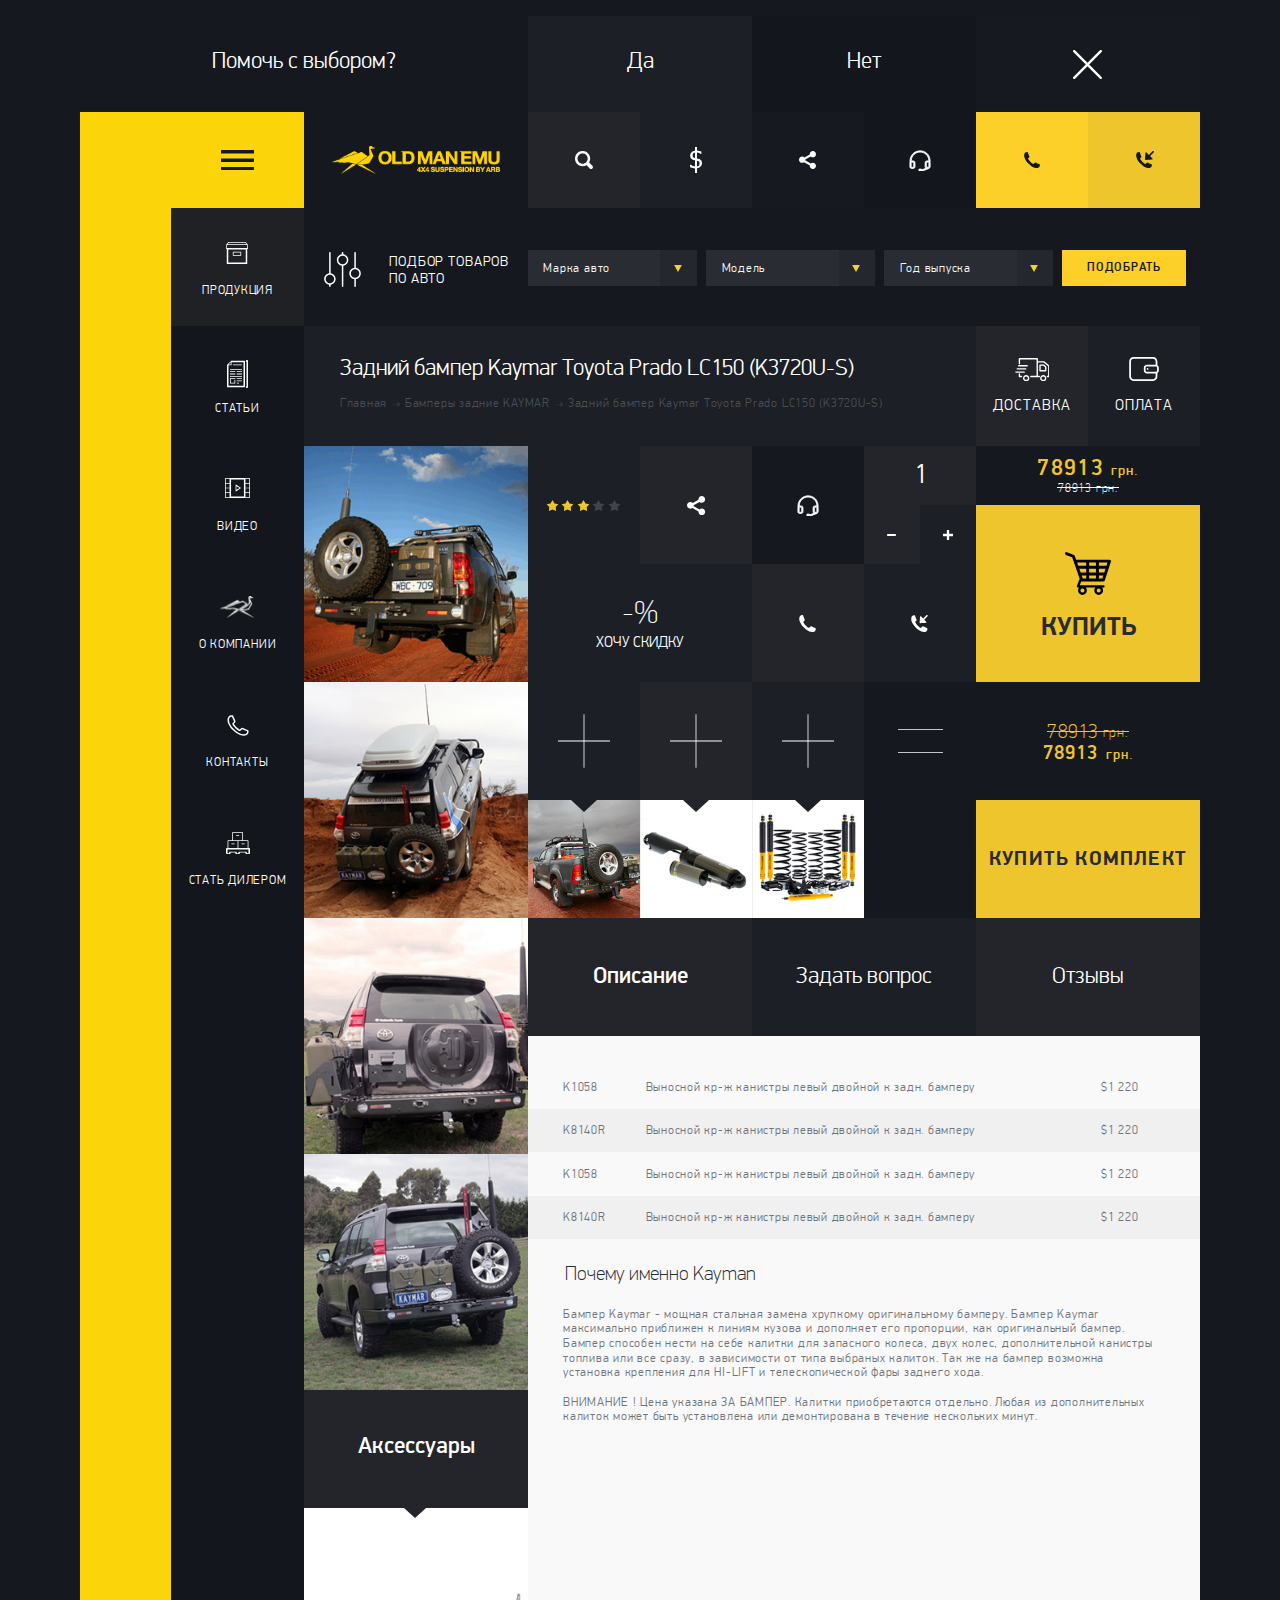
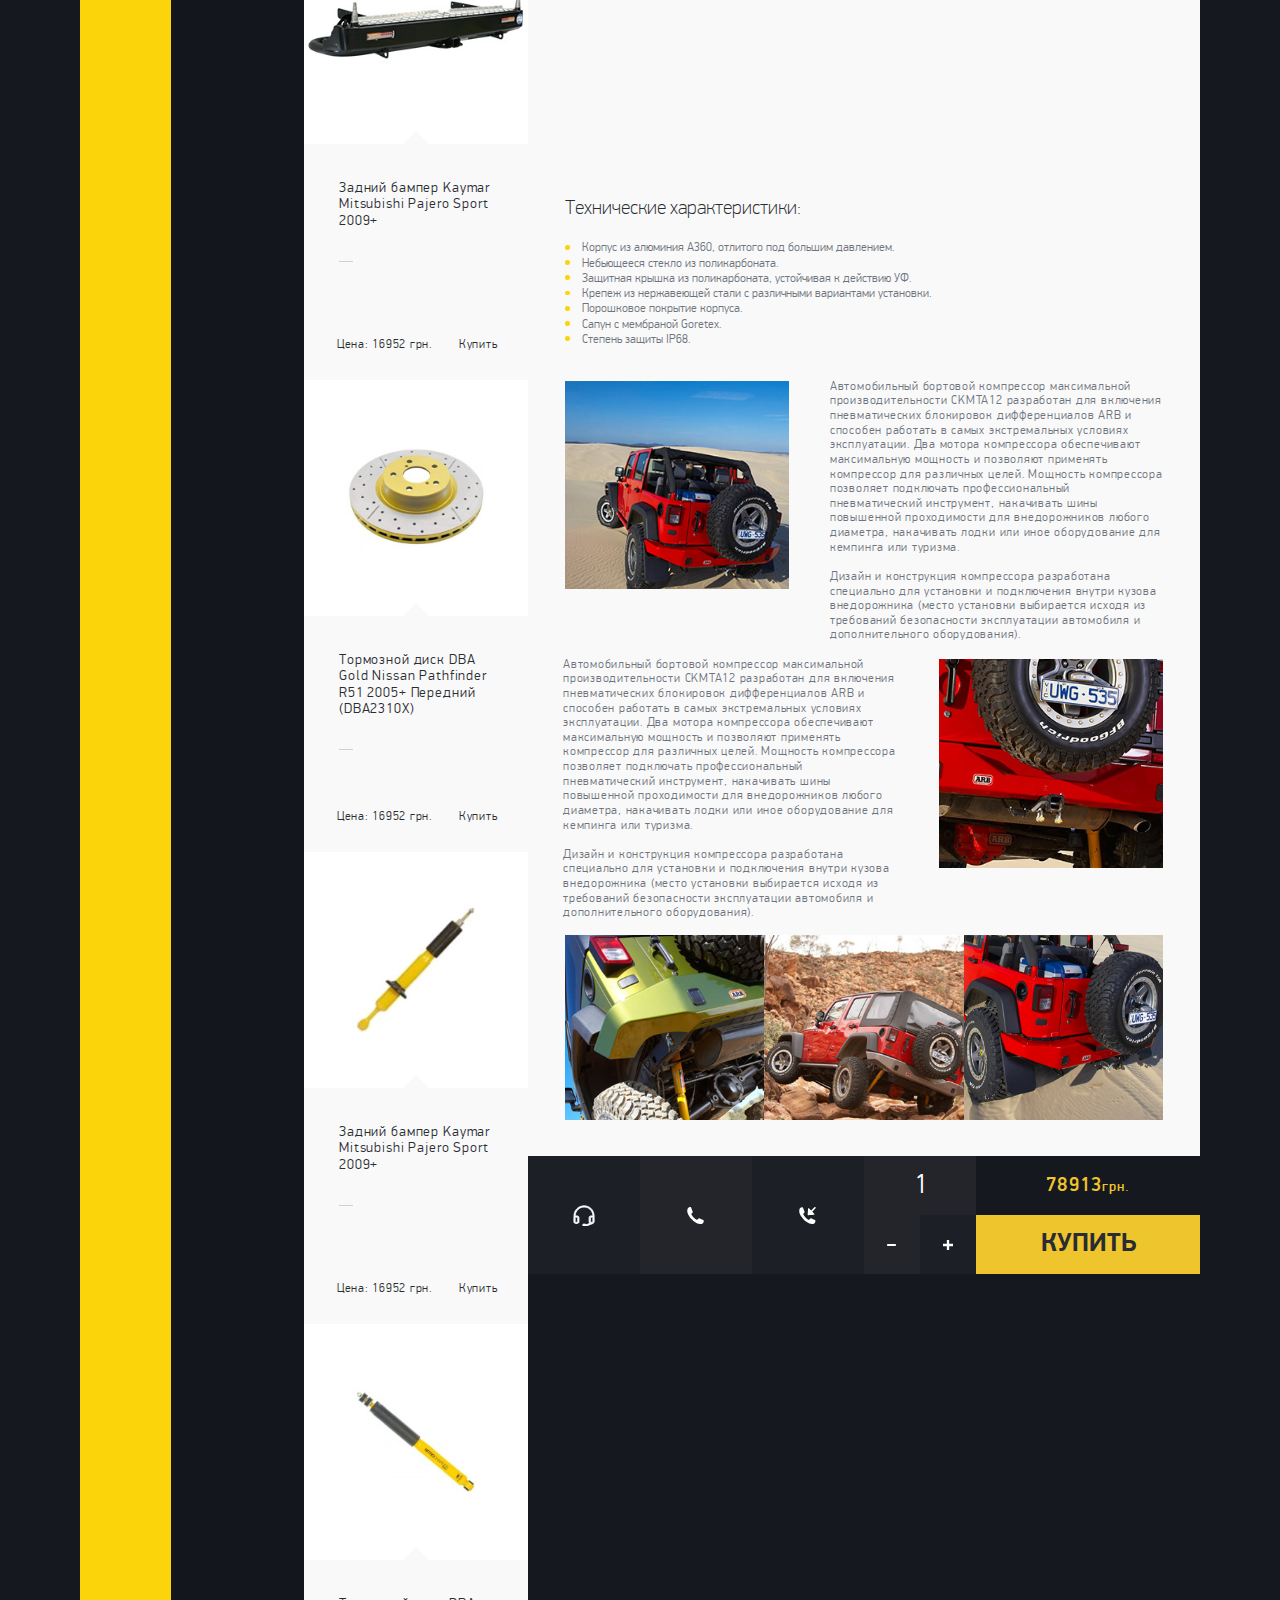
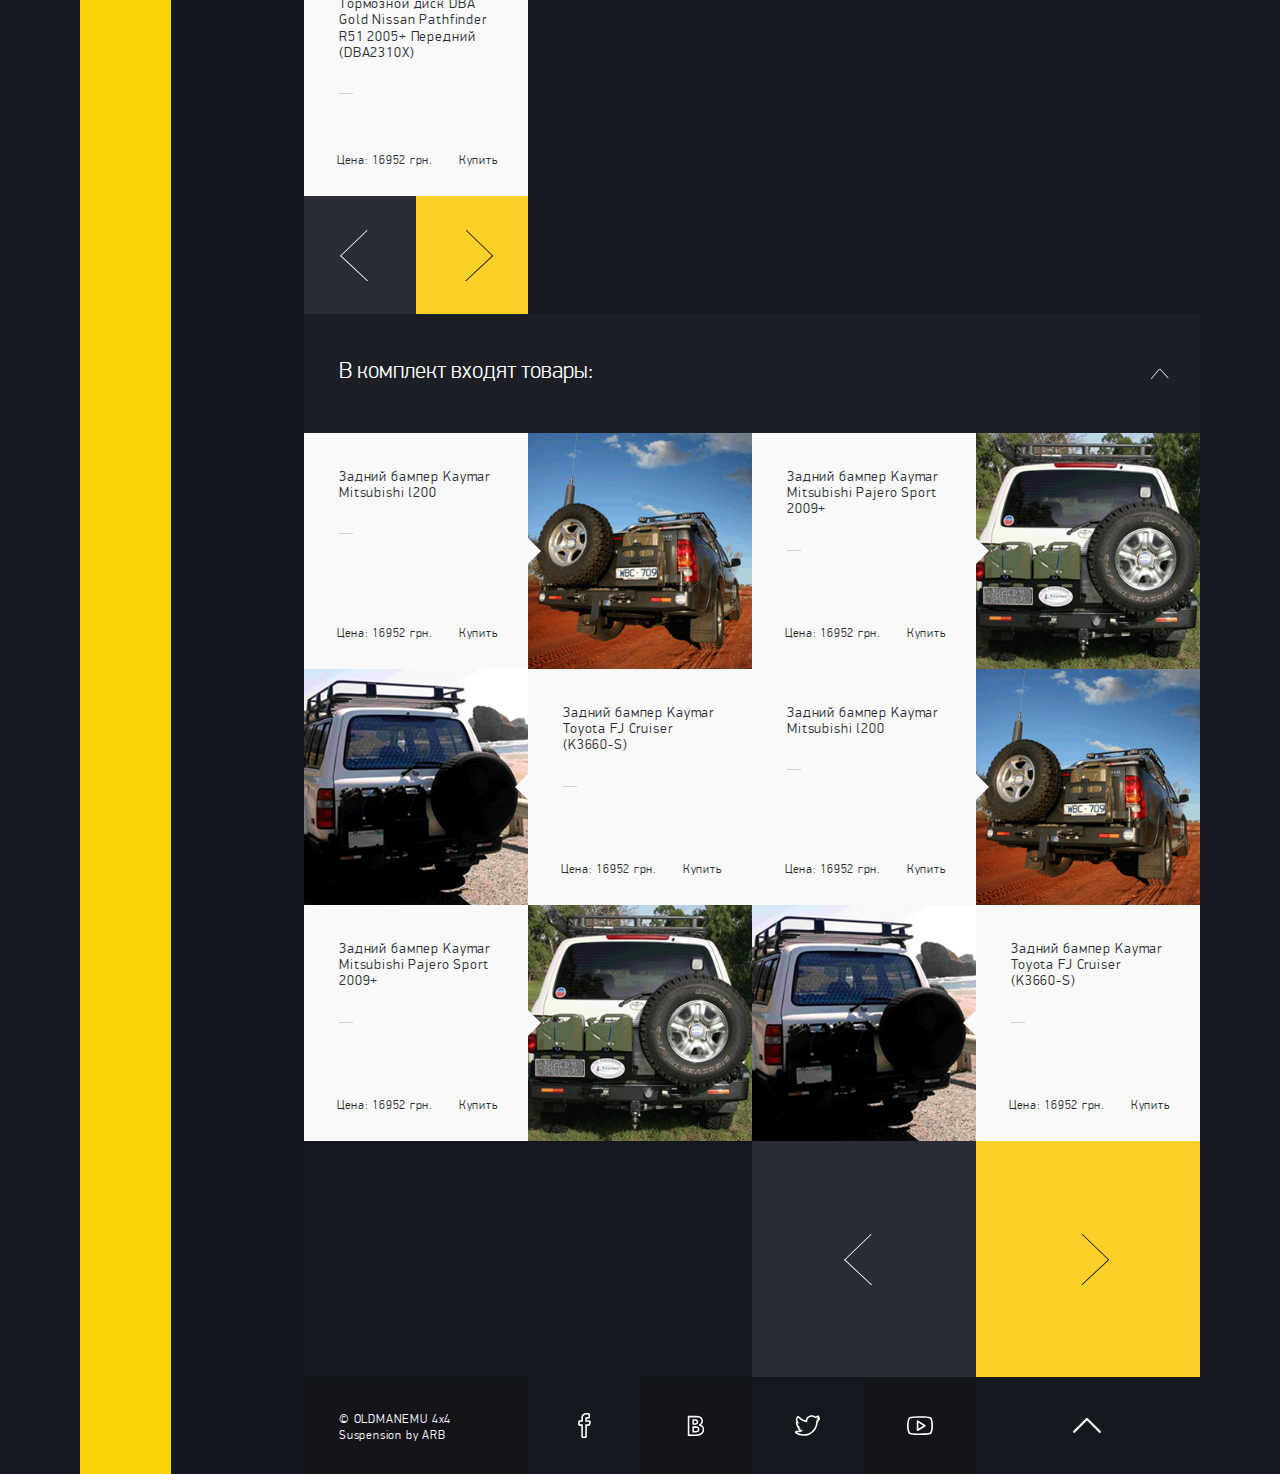
<file: docs/single-item-3.html>
<!DOCTYPE html>
<html lang="ru">
<head>
<meta charset="utf-8">
<title>oldmanemu</title>
<meta http-equiv="X-UA-Compatible" content="IE=edge,chrome=1">
<meta name="viewport" content="width=device-width, initial-scale=1, maximum-scale=1, user-scalable=no">
<link rel="shortcut icon" href="favicon.ico" type="image/x-icon">
<link rel="icon" href="favicon.ico" type="image/x-icon">
<!-- Latest compiled and minified CSS -->
<link rel="stylesheet" href="css/normalize.css" />
<link rel="stylesheet" href="css/style.css" type="text/css">
</head>
<body class="page-single-item">

<section class="main-section">
	<div class="topScroll"></div>

	<div class="help-container">
		<div class="help-text"><span>Помочь с выбором?</span></div>
		<ul class="help-btn">
			<li><a href="#"><span>Да</span></a></li>
			<li><a href="#" class="help-no"><span>Нет</span></a></li>
		</ul>
		<div class="help-close"><a href="#"></a></div>
	</div><!-- /.help-container -->

	<div class="content">
	
	<div class="main-content">
		<div class="section-left xs-hidden">
			<div class="section-left-content">
				<div class="burger-box">
					<span class="burger-nav mobile-nav"></span>
					<span class="burger-nav m2Lavel"></span>
				</div>
				<ul class="main-nav">
					<li>
						<a href="#" class="menuOpen active-page">
							<span>
								<i class="i-nav-1"></i>
								<span>
									<span data-hover="Продукция">Продукция</span>
								</span>
							</span>
						</a>
					</li>					
					<li>
						<a href="articles.html">
							<span>
								<i class="i-nav-2"></i>
								<span>
									<span data-hover="Статьи">Статьи</span>
								</span>
							</span>
						</a>
					</li>					
					<li>
						<a href="video.html">
							<span>
								<i class="i-nav-3"></i>
								<span>
									<span data-hover="Видео">Видео</span>
								</span>
							</span>
						</a>
					</li>					
					<li>
						<a href="#">
							<span>
								<i class="i-nav-4"></i>
								<span>
									<span data-hover="О компании">О компании</span>
								</span>
							</span>
						</a>
					</li>					
					<li>
						<a href="contacts.html">
							<span>
								<i class="i-nav-5"></i>
								<span>
									<span data-hover="Контакты">Контакты</span>
								</span>
							</span>
						</a>
					</li>					
					<li>
						<a href="single-page.html">
							<span>
								<i class="i-nav-6"></i>
								<span>
									<span data-hover="Cтать дилером">Cтать дилером</span>
								</span>
							</span>
						</a>
					</li>
				</ul>								
			</div><!--/.section-left-content-->
		</div><!-- /.section-left -->
		
		<div class="section-content">
			<header>
				<div class="header-top">
				<div class="burger-box xs-visible">
					<span class="burger-nav mobile-nav"></span>
					<span class="burger-nav m2Lavel"></span>
				</div>				
					<div class="logo"><a href="home.html"><img src="images/logo.png" alt="#"></a></div>
					<ul class="header-phones">
						<li>
							<a href="#" data-box="list-phones" class="modal-link">
								<i class="phone-1"></i>
								<span class="i-txt">Телефоны</span>
							</a>
						</li>
						<li class="xs-hidden">
							<a href="#" data-box="callBox" class="modal-link callModal">
								<i class="phone-2"></i>
								<span class="i-txt">Заказ звонка</span>
							</a>
						</li>
					</ul>
				</div>
				<ul class="header-bottom">
					<li>
						<a href="#" class="i-btn-search modal-link" data-box="search-box">
							<i></i>
							<span class="i-txt">Поиск</span>
						</a>
					</li>
					<li id="selectCurrency">
						<a href="#" class="i-currency dollar">
							<span></span>
							<span class="i-txt">Валюта</span>	
						</a>
						<ul class="drop drop-currency">
							<li data-value="₴" class="grivna"><span><i>₴</i> <span>В гривнах</span></span></li>
							<li data-value="$" class="dollar"><span><i>$</i> <span>В долларах</span></span></li>
						</ul>
						<input type="hidden" id="valCurrency">
					</li>
					<li>
						<a href="#" class="i-share share-btn">
							<i></i>
							<span class="i-txt">Расшарить</span>
						</a>
						<ul class="drop drop-share">
							<li><a href="#" class="i-fb"><i></i></a></li>
							<li><a href="#" class="i-vk"><i></i></a></li>
							<li><a href="#" class="i-tw"><i></i></a></li>
						</ul>						
					</li>
					<li>
						<a href="#" data-box="consultant" class="i-consultant modal-link">
							<i></i>
							<span class="i-txt">Консультация</span>
						</a>
					</li>
				</ul>
			</header>
				
				<div class="podbor-container">

				<div class="podbor-title"><span class="open-accordion">ПодБОР товарОВ <br> по авто</span></div>		

							<div class="podbor-content podbor-accordion">								
								<form action="#" method="post">
									<div class="control-form control-select">
										<div class="select-box" id="select1">
											<span class="slct"><span>Марка авто</span></span>
											<ul class="drop-select">
												<li data-value="Ford"><span>Ford</span></li>
												<li data-value="Jeep"><span>Jeep</span></li>
												<li data-value="Land Rover"><span>Land Rover</span></li>
												<li data-value="Mercedes"><span>Mercedes</span></li>
												<li data-value="Mitsubishi"><span>Mitsubishi</span></li>
												<li data-value="Nissan"><span>Nissan</span></li>
												<li data-value="Toyota"><span>Toyota</span></li>
												<li data-value="Volkswagen"><span>Volkswagen</span></li>
											</ul>
											<input type="hidden" id="valSelect1">
										</div>
									</div>
									<div class="control-form control-select">
										<div class="select-box" id="select2">
											<span class="slct"><span>Модель</span></span>
											<ul class="drop-select">
												<li data-value="Ford"><span>Ford</span></li>
												<li data-value="Jeep"><span>Jeep</span></li>
												<li data-value="Land Rover"><span>Land Rover</span></li>
												<li data-value="Mercedes"><span>Mercedes</span></li>
												<li data-value="Mitsubishi"><span>Mitsubishi</span></li>
												<li data-value="Nissan"><span>Nissan</span></li>
												<li data-value="Toyota"><span>Toyota</span></li>
												<li data-value="Volkswagen"><span>Volkswagen</span></li>
											</ul>
											<input type="hidden" id="valSelect2">
										</div>
									</div>
									<div class="control-form control-select">
										<div class="select-box" id="select3">
											<span class="slct"><span>Год выпуска</span></span>
											<ul class="drop-select">
												<li data-value="Ford"><span>Ford</span></li>
												<li data-value="Jeep"><span>Jeep</span></li>
												<li data-value="Land Rover"><span>Land Rover</span></li>
												<li data-value="Mercedes"><span>Mercedes</span></li>
												<li data-value="Mitsubishi"><span>Mitsubishi</span></li>
												<li data-value="Nissan"><span>Nissan</span></li>
												<li data-value="Toyota"><span>Toyota</span></li>
												<li data-value="Volkswagen"><span>Volkswagen</span></li>
											</ul>
											<input type="hidden" id="valSelect3">
										</div>
									</div>
									<div class="control-form">
										<button type="submmit" class="btn"><span>Подобрать</span></button>
									</div>		
								</form>										
							</div><!-- /.podbor-content -->	

					</div><!-- /.podbor-container -->	

						<div class="pageTitleBox" data-ix="fade-from-left">
							<div class="pt-left" data-ix="fade-from-left-2">
								<div class="title">
									<h1>Задний бампер Kaymar Toyota Prado LC150 (K3720U-S)</h1>
								</div>
								<div class="breadcrumb-box" data-ix="fade-from-right">
									<ul class="breadcrumb">
										<li><a href="#" class="d-hover"><span data-hover="Главная">Главная</span></a></li>
										<li><a href="#" class="d-hover"><span data-hover="Бамперы задние KAYMAR">Бамперы задние KAYMAR</span></a></li>
										<li><span>Задний бампер Kaymar Toyota Prado LC150 (K3720U-S)</span></li>
									</ul>									
								</div>
							</div>

							<div class="pt-right pt-rightV">
								<ul class="pt-list list-view">
									<li class="v-l" data-ix="fade-from-bottom">
										<a href="delivery.html">
										<span class="sl-box sl-2 pt-icon-1">
											<i></i> 
											<span><span data-hover="Доставка">Доставка</span></span>
										</span>
										</a>
									</li>
									<li class="active v-b" data-ix="fade-from-bottom-2">
										<a href="payment.html">
										<span class="sl-box sl-1 pt-icon-2">
											<i></i> 
											<span><span data-hover="Оплата">Оплата</span></span>
										</span>
										</a>
									</li>
								</ul>
							</div>
						</div><!-- /.pageTitleBox -->	


						<div class="single-container">
							<div class="single-left">
								<ul class="single-list-img">
									<li class="product-img"><img src="images/product/pr22.jpg" alt=""></li>
									<li class="product-img"><img src="images/product/pr27.jpg" alt=""></li>
									<li class="product-img"><img src="images/product/pr28.jpg" alt=""></li>
									<li class="product-img"><img src="images/product/pr29.jpg" alt=""></li>
								</ul>
								
								<div class="slider-single">
									<div class="slider-title"><span>Аксессуары</span></div>
									<div class="slider single-item sItem1">
										<div>
											<div class="product-content color2">
												<div class="product-img loader">
													<a href="#">
														<img src="images/product/pr30.jpg"  alt="#">
														<i class="product-corner"></i>
													</a>
												</div>						
												<div class="product-box">
													<div class="podbor-corner"></div>
													<div class="product-top">
														<a href="single-item.html" class="pr-title">Задний бампер Kaymar Mitsubishi Pajero Sport 2009+</a>
													</div>
													<div class="product-bottom">
														<span class="product-price">Цена: 16952 грн.</span>
														<a href="order.html" class="product-link d-hover"><span data-hover="Купить">Купить</span></a>
													</div>
												</div>
											</div><!-- /.product-content -->										
										</div>

										<div>
											<div class="product-content color2">
												<div class="product-img loader">
													<a href="#">
														<img src="images/product/pr3.jpg"  alt="#">
														<i class="product-corner"></i>
													</a>
												</div>						
												<div class="product-box">
													<div class="podbor-corner"></div>
													<div class="product-top">
														<a href="single-item.html" class="pr-title">Тормозной диск DBA Gold Nissan Pathfinder R51 2005+ Передний (DBA2310X)</a>
													</div>
													<div class="product-bottom">
														<span class="product-price">Цена: 16952 грн.</span>
														<a href="order.html" class="product-link d-hover"><span data-hover="Купить">Купить</span></a>
													</div>
												</div>
											</div><!-- /.product-content -->										
										</div>

										<div>
											<div class="product-content color2">
												<div class="product-img loader">
													<a href="#">
														<img src="images/product/pr1.jpg"  alt="#">
														<i class="product-corner"></i>
													</a>
												</div>						
												<div class="product-box">
													<div class="podbor-corner"></div>
													<div class="product-top">
														<a href="single-item.html" class="pr-title">Задний бампер Kaymar Mitsubishi Pajero Sport 2009+</a>
													</div>
													<div class="product-bottom">
														<span class="product-price">Цена: 16952 грн.</span>
														<a href="order.html" class="product-link d-hover"><span data-hover="Купить">Купить</span></a>
													</div>
												</div>
											</div><!-- /.product-content -->										
										</div>

										<div>
											<div class="product-content color2">
												<div class="product-img loader">
													<a href="#">
														<img src="images/product/pr2.jpg"  alt="#">
														<i class="product-corner"></i>
													</a>
												</div>						
												<div class="product-box">
													<div class="podbor-corner"></div>
													<div class="product-top">
														<a href="single-item.html" class="pr-title">Тормозной диск DBA Gold Nissan Pathfinder R51 2005+ Передний (DBA2310X)</a>
													</div>
													<div class="product-bottom">
														<span class="product-price">Цена: 16952 грн.</span>
														<a href="order.html" class="product-link d-hover"><span data-hover="Купить">Купить</span></a>
													</div>
												</div>
											</div><!-- /.product-content -->										
										</div>										

									</div><!-- /.single-item -->

									<ul class="slider-nav single-nav">
										<li class="slidePrev slidePrev2"><i class="prev-arrow"></i></li>
										<li class="slideNext slideNext2"><i class="next-arrow"></i></li>
									</ul>									
								</div><!-- /.slider-single -->

							</div><!-- /.single-left -->
							<div class="single-right">								

								<div class="single-info-box">

								<ul class="single-list-img single-listMobile">
									<li class="product-img prM"><img src="images/product/pr22.jpg" alt=""></li>
									<li class="product-img prM"><img src="images/product/pr27.jpg" alt=""></li>
									<li class="product-img prM"><img src="images/product/pr28.jpg" alt=""></li>
									<li class="product-img prM"><img src="images/product/pr29.jpg" alt=""></li>
								</ul>

									<div class="single-info-1 s-info-block">
										<div class="s-i-top">
											<div class="s-i-box s-i-rating">
												<div class="star-box star-inline singleStar">
								 					<div class="star3">
								 						<span data-star="star1" class="st1 star-btn"></span>
								 						<span data-star="star2" class="st2 star-btn"></span>
								 						<span data-star="star3" class="st3 star-btn"></span>
								 						<span data-star="star4" class="st4 star-btn"></span>
								 						<span data-star="star5" class="st5 star-btn"></span>
								 					</div>
								 				</div>
											</div><!-- /.s-i-rating -->
											<div class="s-i-box s-i-add">
												<div class="order-action-top singleTop"><span>1</span></div>
												<ul class="order-btn">
													<li><a href="#" class="btn-minus single-minus"><span></span></a></li>
													<li><a href="#" class="btn-plus single-plus"><span></span></a></li>
												</ul>												
											</div>
										</div>

										<div class="s-i-bottom">
											<div class="s-i-skidka">
												<a href="#skidkaOrder" class="modal-open skidka-link">
													<span class="s-linkBox"><span>-%</span><span>Хочу скидку</span></span>
												</a>
											</div>											
										</div>
									</div><!-- /.single-info-1 -->
									
									<div class="single-info-2 s-info-block">
										<div class="single-order-sum s-order-skidka">
											<ul>
												<li><span class="singleSum allSum" data-price="78913">78913</span> <span>грн.</span></li>
												<li class="s-li"><div><span>78913</span> <span>грн.</span></div></li>
											</ul>
										</div><!-- /.order-sum -->

										<a href="#" class="single-order-basket">
											<span class="single-order-basket-box">
												<i></i>
												<span class="single-order-basket-txt"><span>Купить</span></span>
											</span>
										</a>										
									</div><!-- /.single-info-2 -->

									<div class="single-info-3 s-info-block">
										<div class="s-i-bottom">
											<ul class="s-i-phone">
												<li><a href="#modalPhones" class="i-consultant modal-open"><i class="s-icon-phone-1"></i> <span class="i-txt">Телефоны</span></a></li>
												<li><a href="#consultantCall" class=" modal-open"><i class="s-icon-phone-2"></i> <span class="i-txt">Заказ звонка</span></a></li>
											</ul>
										</div>									
										<div class="s-i-top">
											<div class="s-i-box s-i-share">
												<a href="#" class="i-share share-btn">
													<i></i> <span class="i-txt">Расшарить</span>
												</a>
												<ul class="drop drop-share">
													<li><a href="#" class="i-fb"><i></i></a></li>
													<li><a href="#" class="i-vk"><i></i></a></li>
													<li><a href="#" class="i-tw"><i></i></a></li>
												</ul>												
											</div>
											<div class="s-i-box">
												<a href="#consultantOrder" class="i-consultant modal-open">
													<i></i> <span class="i-txt">Консультация</span>
												</a>
											</div>											
										</div>

										<ul class="pt-list list-view">
											<li class="v-l">
												<a href="delivery.html">
												<span class="sl-box sl-2">
													<i></i> 
													<span><span data-hover="Доставка">Доставка</span></span>
												</span>
												</a>
											</li>
											<li class="active v-b">
												<a href="payment.html">
												<span class="sl-box sl-1">
													<i></i> 
													<span><span data-hover="Оплата">Оплата</span></span>
												</span>
												</a>
											</li>
										</ul>										
									</div><!-- /.single-info-3 -->
								</div><!--/.single-info-box-->
								
								<div class="complect-container">
									<ul class="complect-list">
										<li>
											<div class="complect-top"><i></i></div>
											<div class="complect-box">
												<div class="complect-img">
													<img src="images/complect/complect1.jpg" class="pc" alt="">
													
												</div>
												<div class="complect-info cInfo-1">
													<p>Комплект подвески old man emu Land Rover Defender 110 (+55mm)</p>
													<span>14500 грн.</span>
												</div>
											</div>
										</li>
										<li>
											<div class="complect-top"><i></i></div>
											<div class="complect-box">
												<div class="complect-img">
													<img src="images/complect/complect2.jpg" class="pc" alt="">
													
												</div>											
												<div class="complect-info cInfo-2">
													<p>Комплект подвески old man emu Land Rover Defender 110 (+55mm)</p>
													<span>14500 грн.</span>
												</div>
											</div>
										</li>
										<li>
											<div class="complect-top"><i></i></div>
											<div class="complect-box">
												<div class="complect-img">
													<img src="images/complect/complect3.jpg" class="pc" alt="">
													
												</div>												
												<div class="complect-info cInfo-3">
													<p>Комплект подвески old man emu Land Rover Defender 110 (+55mm)</p>
													<span>14500 грн.</span>
												</div>
											</div>
										</li>
									</ul>

									<div class="complect-bay">
										<ul class="complect-sost">
											<li>
												<div><span>78913</span><span>грн.</span></div>
											</li>
											<li>
												<div><span>78913</span><span>грн.</span></div>
											</li>
										</ul>
										<a href="#" class="complect-btn"><span>Купить комплект</span></a>
									</div>

								</div><!-- /.complect-container -->

								<div class="tab-container">
									<ul class="tab-list">
										<li class="active" data-tab="tab1"><span><span>Описание</span></span></li>
										<li data-tab="tab2"><span><span>Задать вопрос</span></span></li>
										<li data-tab="tab3"><span><span>Отзывы</span></span></li>
									</ul>

									<div class="tab-content">
										<div class="tab-box active tab1">


											<div class="tab-box-text">

											<table cellpadding="0" cellspacing="0" class="prTable">
												<tr>
													<td>K1058</td>
													<td>Выносной кр-ж канистры левый двойной к задн. бамперу</td>
													<td>$1 220</td>
												</tr>												
												<tr>
													<td>K8140R</td>
													<td>Выносной кр-ж канистры левый двойной к задн. бамперу</td>
													<td>$1 220</td>
												</tr>												
												<tr>
													<td>K1058</td>
													<td>Выносной кр-ж канистры левый двойной к задн. бамперу</td>
													<td>$1 220</td>
												</tr>												
												<tr>
													<td>K8140R</td>
													<td>Выносной кр-ж канистры левый двойной к задн. бамперу</td>
													<td>$1 220</td>
												</tr>
											</table>

												<h2>Почему именно Kayman</h2>
												<div class="clear"></div>
												<p>Бампер Kaymar - мощная стальная замена хрупкому оригинальному бамперу. Бампер Kaymar максимально приближен к линиям кузова и дополняет его пропорции, как оригинальный бампер. Бампер способен нести на себе калитки для запасного колеса, двух колес, дополнительной канистры топлива или все сразу, в зависимости от типа выбраных калиток. Так же на бампер возможна установка крепления для HI-LIFT и телескопической фары заднего хода. </p>
												<p>ВНИМАНИЕ ! Цена указана ЗА БАМПЕР. Калитки приобретаются отдельно. Любая из дополнительных калиток может быть установлена или демонтирована в течение нескольких минут. </p>

												<div class="clear"></div>

												<div class="video-container">
													<div class="prVideo" data-youtube="1">
							                            <iframe src="https://www.youtube.com/embed/3qsuSVxvLjQ?rel=0&showinfo=0&controls=0&wmode=opaque" frameborder="0" allowfullscreen></iframe>
							                        </div> 
						                        </div>	

						                        <div class="clear"></div>

												<h3>Технические характеристики:</h3>
												<ul class="simple-list">
													<li>Корпус из алюминия A360, отлитого под большим давлением.</li>
													<li>Небьющееся стекло из поликарбоната.</li>
													<li>Защитная крышка из поликарбоната, устойчивая к действию УФ.</li>
													<li>Крепеж из нержавеющей стали с различными вариантами установки.</li>
													<li>Порошковое покрытие корпуса.</li>
													<li>Сапун с мембраной Goretex.</li>
													<li>Степень защиты IP68.</li>
												</ul>
												<img src="images/img2.jpg" class="text-left" alt="#"> 
												<p>													
													Автомобильный бортовой компрессор максимальной производительности CKMTA12 разработан для включения пневматических блокировок дифференциалов ARB и способен работать в самых экстремальных условиях эксплуатации. Два мотора компрессора обеспечивают максимальную мощность и позволяют применять компрессор для различных целей. Мощность компрессора позволяет подключать профессиональный пневматический инструмент, накачивать шины повышенной проходимости для внедорожников любого диаметра, накачивать лодки или иное оборудование для кемпинга или туризма. 	
												</p>
												<p>Дизайн и конструкция компрессора разработана специально для установки и подключения внутри кузова внедорожника (место установки выбирается исходя из требований безопасности эксплуатации автомобиля и дополнительного оборудования).</p>
												
												<div class="clear"></div>

												<img src="images/img3.jpg" alt="#" class="text-right"> 
												<p>Автомобильный бортовой компрессор максимальной производительности CKMTA12 разработан для включения пневматических блокировок дифференциалов ARB и способен работать в самых экстремальных условиях эксплуатации. Два мотора компрессора обеспечивают максимальную мощность и позволяют применять компрессор для различных целей. Мощность компрессора позволяет подключать профессиональный пневматический инструмент, накачивать шины повышенной проходимости для внедорожников любого диаметра, накачивать лодки или иное оборудование для кемпинга или туризма. </p>
												<p>Дизайн и конструкция компрессора разработана специально для установки и подключения внутри кузова внедорожника (место установки выбирается исходя из требований безопасности эксплуатации автомобиля и дополнительного оборудования). </p>

												<div class="simple-img">
													<div><img src="images/img4.jpg" class="img-responsive" alt="#"></div>
													<div><img src="images/img5.jpg" class="img-responsive" alt="#"></div>
													<div><img src="images/img6.jpg" class="img-responsive" alt="#"></div>
												</div>
												
											</div><!-- /.tab-box-text -->
										</div><!-- /.tab-box-1 -->

										<div class="tab-box tab2">
											<div class="question-form">
												<form action="#" method="post">
													<div class="question-box">
														<div class="consult-control-box">
															<input type="text" class="form-control" placeholder="Ваше имя">
															<div class="error-text"><span>Пожалуйста, заполните поле</span></div>
														</div>	
														<div class="consult-control-box">
															<input type="text" class="form-control" placeholder="Номер вашего телефона">
															<div class="error-text"><span>Пожалуйста, заполните поле</span></div>
														</div>														
														<div class="consult-control-box">
															<input type="text" class="form-control" placeholder="Ваш e-mail">
															<div class="error-text"><span>Пожалуйста, заполните поле</span></div>
														</div>
														<div class="consult-control-box">
															<textarea class="form-control" placeholder="Опишите вкратце возникшую проблему"></textarea>
														</div>
													</div>
													<div class="question-action">
														<button type="submit" class="btn"><span>Отправить</span></button>
													</div>
												</form>
											</div><!-- /.question-action-form -->
										</div><!-- /.tab-box-2 -->

										<div class="tab-box tab3">
											<div class="add-review">
												<a href="#">
													<span><i></i><span>Добавить отзыв</span></span>
												</a>
											</div>
											<ul class="review-list">
												<li>
													<span class="review-author">Артем Петровский</span>
													<p>Бампер Kaymar - мощная стальная замена хрупкому ригинальному бамперу. <br> Бампер Kaymar максимально приближен к линиям кузова и дополняет его пропорции, как оригинальный бампер.
Бампер способен нести на себе калитки для запасного колеса, двух колес, дополнительной канистры топлива или все сразу, в зависимости от типа выбраных калиток. Так же на бампер возможна установка крепления для HI-LIFT и телескопической фары заднего хода.</p>
												</li>
												<li>
													<span class="review-author">Андрей Евангов</span>
													<p>Бампер Kaymar максимально приближен к линиям кузова и дополняет его пропорции, как оригинальный бампер.
Бампер способен нести на себе калитки для запасного колеса, двух колес, дополнительной канистры топлива или все сразу, в зависимости от типа выбраных калиток. Так же на бампер возможна установка установка крепления  крепления для HI-LIFT и телескопической фары заднего хода. Бампер Kaymar - мощная стальная замена хрупкому оригинальному бамперу.</p>
												</li>
												<li>
													<span class="review-author">Артем Петровский</span>
													<p>Бампер Kaymar - мощная стальная замена хрупкому ригинальному бамперу. <br> Бампер Kaymar максимально приближен к линиям кузова и дополняет его пропорции, как оригинальный бампер.
Бампер способен нести на себе калитки для запасного колеса, двух колес, дополнительной канистры топлива или все сразу, в зависимости от типа выбраных калиток. Так же на бампер возможна установка крепления для HI-LIFT и телескопической фары заднего хода.</p>
												</li>
												<li>
													<span class="review-author">Артем Петровский</span>
													<p>Бампер Kaymar - мощная стальная замена хрупкому ригинальному бамперу. <br> Бампер Kaymar максимально приближен к линиям кузова и дополняет его пропорции, как оригинальный бампер.
Бампер способен нести на себе калитки для запасного колеса, двух колес, дополнительной канистры топлива или все сразу, в зависимости от типа выбраных калиток. Так же на бампер возможна установка крепления для HI-LIFT и телескопической фары заднего хода.</p>
												</li>
												<li>
													<span class="review-author">Андрей Евангов</span>
													<p>Бампер Kaymar максимально приближен к линиям кузова и дополняет его пропорции, как оригинальный бампер.
Бампер способен нести на себе калитки для запасного колеса, двух колес, дополнительной канистры топлива или все сразу, в зависимости от типа выбраных калиток. Так же на бампер возможна установка установка крепления  крепления для HI-LIFT и телескопической фары заднего хода. Бампер Kaymar - мощная стальная замена хрупкому оригинальному бамперу.</p>
												</li>
											</ul>
											<div class="review-form-title"><span>Добавить отзыв</span></div>
											<div class="question-form">
												<form action="#" method="post">
													<div class="question-box qb2">
														<div class="consult-control-box">
															<input type="text" class="form-control" placeholder="Ваше имя">
															<div class="error-text"><span>Пожалуйста, заполните поле</span></div>
														</div>														
														<div class="consult-control-box">
															<textarea class="form-control" placeholder="Ваш отзыв"></textarea>
														</div>
													</div>
													<div class="question-action">
														<button type="submit" class="btn"><span>Отправить</span></button>
													</div>
												</form>
											</div><!-- /.question-action-form -->											
										</div><!-- /.tab-box-3 -->
									</div><!-- /.tab-content -->
								</div><!-- /.tab-container -->

								<div class="single-bottom-box">
									<div class="s-b-left">
										<div class="s-i-box">
											<a href="#consultantOrder" class="i-consultant modal-open"><i></i> <span class="i-txt">Консультация</span></a>
										</div>	

											<div class="s-i-box s-i-boxAction">
												<div class="order-action-top"><span>1</span></div>
												<ul class="order-btn">
													<li><a href="#" class="btn-minus single-minus"><span></span></a></li>
													<li><a href="#" class="btn-plus single-plus"><span></span></a></li>
												</ul>												
											</div>	

										<ul class="s-i-phone">
											<li><a href="#modalPhones" class="i-consultant modal-open"><i class="s-icon-phone-1"></i> <span class="i-txt">Телефоны</span></a></li>
											<li><a href="#consultantCall" class=" modal-open"><i class="s-icon-phone-2"></i> <span class="i-txt">Заказ звонка</span></a></li>
										</ul>
									
									</div><!-- /.s-b-left -->

									<div class="s-b-right">
										<div class="s-b-bay">
											<span class="allSum">78913</span><span>грн.</span>
										</div>
										<a href="#" class="s-b-link"><span>Купить</span></a>
									</div><!-- /.s-b-right -->
									
								</div><!-- /.single-bottom-box --> 		

							</div><!-- /.single-right -->
						</div><!-- /.single-container -->



								<div class="slider-single slider-single2">
									<div class="slider-title"><span>Аксессуары</span></div>
									<div class="slider single-item sItem2">
										<div>
											<div class="product-content color2">
												<div class="product-img loader">
													<a href="#">
														<img src="images/product/pr30.jpg"  alt="#">
														<i class="product-corner"></i>
													</a>
												</div>						
												<div class="product-box">
													<div class="podbor-corner"></div>
													<div class="product-top">
														<a href="single-item.html" class="pr-title">Задний бампер Kaymar Mitsubishi Pajero Sport 2009+</a>
													</div>
													<div class="product-bottom">
														<span class="product-price">Цена: 16952 грн.</span>
														<a href="order.html" class="product-link d-hover"><span data-hover="Купить">Купить</span></a>
													</div>
												</div>
											</div><!-- /.product-content -->										
										</div>

										<div>
											<div class="product-content color2 color3">
												<div class="product-img loader">
													<a href="#">
														<img src="images/product/pr3.jpg"  alt="#">
														<i class="product-corner"></i>
													</a>
												</div>						
												<div class="product-box">
													<div class="podbor-corner"></div>
													<div class="product-top">
														<a href="single-item.html" class="pr-title">Тормозной диск DBA Gold Nissan Pathfinder R51 2005+ Передний (DBA2310X)</a>
													</div>
													<div class="product-bottom">
														<span class="product-price">Цена: 16952 грн.</span>
														<a href="order.html" class="product-link d-hover"><span data-hover="Купить">Купить</span></a>
													</div>
												</div>
											</div><!-- /.product-content -->										
										</div>

										<div>
											<div class="product-content color2">
												<div class="product-img loader">
													<a href="#">
														<img src="images/product/pr1.jpg"  alt="#">
														<i class="product-corner"></i>
													</a>
												</div>						
												<div class="product-box">
													<div class="podbor-corner"></div>
													<div class="product-top">
														<a href="single-item.html" class="pr-title">Задний бампер Kaymar Mitsubishi Pajero Sport 2009+</a>
													</div>
													<div class="product-bottom">
														<span class="product-price">Цена: 16952 грн.</span>
														<a href="order.html" class="product-link d-hover"><span data-hover="Купить">Купить</span></a>
													</div>
												</div>
											</div><!-- /.product-content -->										
										</div>

										<div>
											<div class="product-content color2 color3">
												<div class="product-img loader">
													<a href="#">
														<img src="images/product/pr2.jpg"  alt="#">
														<i class="product-corner"></i>
													</a>
												</div>						
												<div class="product-box">
													<div class="podbor-corner"></div>
													<div class="product-top">
														<a href="single-item.html" class="pr-title">Тормозной диск DBA Gold Nissan Pathfinder R51 2005+ Передний (DBA2310X)</a>
													</div>
													<div class="product-bottom">
														<span class="product-price">Цена: 16952 грн.</span>
														<a href="order.html" class="product-link d-hover"><span data-hover="Купить">Купить</span></a>
													</div>
												</div>
											</div><!-- /.product-content -->										
										</div>										

									</div><!-- /.single-item -->

									<ul class="slider-nav single-nav">
										<li class="slidePrev slidePrev3"><i class="prev-arrow"></i></li>
										<li class="slideNext slideNext3"><i class="next-arrow"></i></li>
									</ul>									
								</div><!-- /.slider-single -->

			<div class="main-text">
				<div class="main-tab tab-single tabOpen"><span>В комплект входят товары:</span></div>
					<div class="main-tab-text" style="display: block;">
						<div class="section-slider">
							<div class="pr-slider slider">
								
								<div class="product-slider">
									<div class="product-content color2">
										<div class="product-img loader" data-ix="scale-on-scroll-delay-100">
											<a href="#">
												<img src="images/product/pr22.jpg" alt="#">
												<i class="product-corner"></i>
											</a>
										</div>						
										<div class="product-box" data-ix="scale-on-scroll-delay-200">
											<div class="podbor-corner"></div>
											<div class="product-top"><a href="single-item.html" class="pr-title">Задний бампер Kaymar Mitsubishi l200</a></div>
											<div class="product-bottom">
												<span class="product-price">Цена: 16952 грн.</span>
												<a href="order.html" class="product-link d-hover"><span data-hover="Купить">Купить</span></a>
											</div>
											<div class="pr-text">
												<p>Бампер Kaymar - мощная стальная замена хрупкому оригинальному бамперу. 
			Бампер Kaymar максимально приближен к линиям кузова и дополняет его пропорции, как оригинальный бампер. <br> Бампер способен нести на себе калитки для запасного колеса, двух колес, дополнительной канистры топлива или все сразу, в зависимости от типа выбраных калиток. Так же на бампер возможна установка крепления для HI-LIFT и телескопической фары заднего хода...</p>
											</div>								
										</div>
										<div class="productBox-right">
											<ul class="list-inline">
											 	<li class="li-1">
											 		<div class="star-box star-inline">
											 			<div class="s2"></div>
											 		</div>
											 	</li>
											 	<li class="li-2">
											 		<div class="inline-price">
											 			<span>16952</span>
											 			<span>грн.</span>
											 		</div>
											 	</li>
											 	<li class="li-3">
											 		<a href="#" class="see-link">
												 		<span class="see-link-block"><i></i>
												 		<span>Смотреть</span></span>
											 		</a>
											 	</li>
											 	<li class="li-4">
											 		<a href="#" class="btn-bay">
											 			<span class="btn-bay-box">
											 				<i></i>
											 				<span>Купить</span>
											 			</span>
											 		</a>
											 	</li>
											 </ul> 
										</div>						
									</div><!-- /.product-content 5-->							

									<div class="product-content color2">
										<div class="product-img loader" data-ix="scale-on-scroll-delay-100">
											<a href="#">
												<img src="images/product/pr23.jpg" alt="#">
												<i class="product-corner"></i>
											</a>
										</div>						
										<div class="product-box" data-ix="scale-on-scroll-delay-200">
											<div class="podbor-corner"></div>
											<div class="product-top"><a href="single-item.html" class="pr-title">Задний бампер Kaymar Mitsubishi Pajero Sport 2009+</a></div>
											<div class="product-bottom">
												<span class="product-price">Цена: 16952 грн.</span>
												<a href="order.html" class="product-link d-hover"><span data-hover="Купить">Купить</span></a>
											</div>
											<div class="pr-text">
												<p>Бампер Kaymar - мощная стальная замена хрупкому оригинальному бамперу. 
			Бампер Kaymar максимально приближен к линиям кузова и дополняет его пропорции, как оригинальный бампер. <br> Бампер способен нести на себе калитки для запасного колеса, двух колес, дополнительной канистры топлива или все сразу, в зависимости от типа выбраных калиток. Так же на бампер возможна установка крепления для HI-LIFT и телескопической фары заднего хода...</p>
											</div>								
										</div>
										<div class="productBox-right">
											<ul class="list-inline">
											 	<li class="li-1">
											 		<div class="star-box star-inline">
											 			<div class="s3"></div>
											 		</div>
											 	</li>
											 	<li class="li-2">
											 		<div class="inline-price">
											 			<span>16952</span>
											 			<span>грн.</span>
											 		</div>
											 	</li>
											 	<li class="li-3">
											 		<a href="#" class="see-link">
												 		<span class="see-link-block"><i></i>
												 		<span>Смотреть</span></span>
											 		</a>
											 	</li>
											 	<li class="li-4">
											 		<a href="#" class="btn-bay">
											 			<span class="btn-bay-box">
											 				<i></i>
											 				<span>Купить</span>
											 			</span>
											 		</a>
											 	</li>
											 </ul> 
										</div>						
									</div><!-- /.product-content 6-->	

									<div class="product-content color2">
										<div class="product-img loader" data-ix="scale-on-scroll-delay-100">
											<a href="#">
												<img src="images/product/pr24.jpg" alt="#">
												<i class="product-corner"></i>
											</a>
										</div>						
										<div class="product-box" data-ix="scale-on-scroll-delay-200">
											<div class="podbor-corner"></div>
											<div class="product-top"><a href="single-item.html" class="pr-title">Задний бампер Kaymar Toyota FJ Cruiser (K3660-S)</a></div>
											<div class="product-bottom">
												<span class="product-price">Цена: 16952 грн.</span>
												<a href="order.html" class="product-link d-hover"><span data-hover="Купить">Купить</span></a>
											</div>
											<div class="pr-text">
												<p>Бампер Kaymar - мощная стальная замена хрупкому оригинальному бамперу. 
			Бампер Kaymar максимально приближен к линиям кузова и дополняет его пропорции, как оригинальный бампер. <br> Бампер способен нести на себе калитки для запасного колеса, двух колес, дополнительной канистры топлива или все сразу, в зависимости от типа выбраных калиток. Так же на бампер возможна установка крепления для HI-LIFT и телескопической фары заднего хода...</p>
											</div>								
										</div>
										<div class="productBox-right">
											<ul class="list-inline">
											 	<li class="li-1">
											 		<div class="star-box star-inline">
											 			<div class="s4"></div>
											 		</div>
											 	</li>
											 	<li class="li-2">
											 		<div class="inline-price">
											 			<span>16952</span>
											 			<span>грн.</span>
											 		</div>
											 	</li>
											 	<li class="li-3">
											 		<a href="#" class="see-link">
												 		<span class="see-link-block"><i></i>
												 		<span>Смотреть</span></span>
											 		</a>
											 	</li>
											 	<li class="li-4">
											 		<a href="#" class="btn-bay">
											 			<span class="btn-bay-box">
											 				<i></i>
											 				<span>Купить</span>
											 			</span>
											 		</a>
											 	</li>
											 </ul> 
										</div>						
									</div><!-- /.product-content 7-->	

								</div><!-- /.slide 1 -->

								<div class="product-slider">
									<div class="product-content color2">
										<div class="product-img loader">
											<a href="#">
												<img src="images/product/pr22.jpg" alt="#">
												<i class="product-corner"></i>
											</a>
										</div>						
										<div class="product-box">
											<div class="podbor-corner"></div>
											<div class="product-top"><a href="single-item.html" class="pr-title">Задний бампер Kaymar Mitsubishi l200</a></div>
											<div class="product-bottom">
												<span class="product-price">Цена: 16952 грн.</span>
												<a href="order.html" class="product-link d-hover"><span data-hover="Купить">Купить</span></a>
											</div>
											<div class="pr-text">
												<p>Бампер Kaymar - мощная стальная замена хрупкому оригинальному бамперу. 
			Бампер Kaymar максимально приближен к линиям кузова и дополняет его пропорции, как оригинальный бампер. <br> Бампер способен нести на себе калитки для запасного колеса, двух колес, дополнительной канистры топлива или все сразу, в зависимости от типа выбраных калиток. Так же на бампер возможна установка крепления для HI-LIFT и телескопической фары заднего хода...</p>
											</div>								
										</div>
										<div class="productBox-right">
											<ul class="list-inline">
											 	<li class="li-1">
											 		<div class="star-box star-inline">
											 			<div class="s2"></div>
											 		</div>
											 	</li>
											 	<li class="li-2">
											 		<div class="inline-price">
											 			<span>16952</span>
											 			<span>грн.</span>
											 		</div>
											 	</li>
											 	<li class="li-3">
											 		<a href="#" class="see-link">
												 		<span class="see-link-block"><i></i>
												 		<span>Смотреть</span></span>
											 		</a>
											 	</li>
											 	<li class="li-4">
											 		<a href="#" class="btn-bay">
											 			<span class="btn-bay-box">
											 				<i></i>
											 				<span>Купить</span>
											 			</span>
											 		</a>
											 	</li>
											 </ul> 
										</div>						
									</div><!-- /.product-content 5-->							

									<div class="product-content color2">
										<div class="product-img loader">
											<a href="#">
												<img src="images/product/pr23.jpg" alt="#">
												<i class="product-corner"></i>
											</a>
										</div>						
										<div class="product-box">
											<div class="podbor-corner"></div>
											<div class="product-top"><a href="single-item.html" class="pr-title">Задний бампер Kaymar Mitsubishi Pajero Sport 2009+</a></div>
											<div class="product-bottom">
												<span class="product-price">Цена: 16952 грн.</span>
												<a href="order.html" class="product-link d-hover"><span data-hover="Купить">Купить</span></a>
											</div>
											<div class="pr-text">
												<p>Бампер Kaymar - мощная стальная замена хрупкому оригинальному бамперу. 
			Бампер Kaymar максимально приближен к линиям кузова и дополняет его пропорции, как оригинальный бампер. <br> Бампер способен нести на себе калитки для запасного колеса, двух колес, дополнительной канистры топлива или все сразу, в зависимости от типа выбраных калиток. Так же на бампер возможна установка крепления для HI-LIFT и телескопической фары заднего хода...</p>
											</div>								
										</div>
										<div class="productBox-right">
											<ul class="list-inline">
											 	<li class="li-1">
											 		<div class="star-box star-inline">
											 			<div class="s3"></div>
											 		</div>
											 	</li>
											 	<li class="li-2">
											 		<div class="inline-price">
											 			<span>16952</span>
											 			<span>грн.</span>
											 		</div>
											 	</li>
											 	<li class="li-3">
											 		<a href="#" class="see-link">
												 		<span class="see-link-block"><i></i>
												 		<span>Смотреть</span></span>
											 		</a>
											 	</li>
											 	<li class="li-4">
											 		<a href="#" class="btn-bay">
											 			<span class="btn-bay-box">
											 				<i></i>
											 				<span>Купить</span>
											 			</span>
											 		</a>
											 	</li>
											 </ul> 
										</div>						
									</div><!-- /.product-content 6-->	

									<div class="product-content color2">
										<div class="product-img loader">
											<a href="#">
												<img src="images/product/pr24.jpg" alt="#">
												<i class="product-corner"></i>
											</a>
										</div>						
										<div class="product-box">
											<div class="podbor-corner"></div>
											<div class="product-top"><a href="single-item.html" class="pr-title">Задний бампер Kaymar Toyota FJ Cruiser (K3660-S)</a></div>
											<div class="product-bottom">
												<span class="product-price">Цена: 16952 грн.</span>
												<a href="order.html" class="product-link d-hover"><span data-hover="Купить">Купить</span></a>
											</div>
											<div class="pr-text">
												<p>Бампер Kaymar - мощная стальная замена хрупкому оригинальному бамперу. 
			Бампер Kaymar максимально приближен к линиям кузова и дополняет его пропорции, как оригинальный бампер. <br> Бампер способен нести на себе калитки для запасного колеса, двух колес, дополнительной канистры топлива или все сразу, в зависимости от типа выбраных калиток. Так же на бампер возможна установка крепления для HI-LIFT и телескопической фары заднего хода...</p>
											</div>								
										</div>
										<div class="productBox-right">
											<ul class="list-inline">
											 	<li class="li-1">
											 		<div class="star-box star-inline">
											 			<div class="s4"></div>
											 		</div>
											 	</li>
											 	<li class="li-2">
											 		<div class="inline-price">
											 			<span>16952</span>
											 			<span>грн.</span>
											 		</div>
											 	</li>
											 	<li class="li-3">
											 		<a href="#" class="see-link">
												 		<span class="see-link-block"><i></i>
												 		<span>Смотреть</span></span>
											 		</a>
											 	</li>
											 	<li class="li-4">
											 		<a href="#" class="btn-bay">
											 			<span class="btn-bay-box">
											 				<i></i>
											 				<span>Купить</span>
											 			</span>
											 		</a>
											 	</li>
											 </ul> 
										</div>						
									</div><!-- /.product-content 7-->	

								</div><!-- /.slide 2 -->								

							</div>

						<div class="clear"></div>
						<ul class="slider-nav">
							<li class="slidePrev slidePrev1" data-ix="scale-on-scroll-delay-100"><i class="prev-arrow"></i></li>
							<li class="slideNext slideNext1" data-ix="scale-on-scroll-delay-200"><i class="next-arrow"></i></li>
						</ul>							
						</div><!-- /.section-slider -->
					</div>		
			</div><!-- /.main-text -->						

			
			<div class="section-modal"> <!-- style="display: block;" -->
				
				
				<ul class="list-phones box-modal">
					<li>
						<div><span>Днепр</span><a href="tel:0679452700">(067) 945-27-00</a></div>
					</li>
					<li>
						<div><span>Днепр</span><a href="tel:0632561580">(063) 256-15-80</a></div>
					</li>
					<li>
						<div><span>Киев</span><a href="tel:0442336580">(044) 233-65-80</a></div>
					</li>
					<li>
						<div><a href="#callOrder" class="modal-open"><span>Заказать</span> <span>звонок</span></a></div>
					</li>
				</ul><!-- /.list-phones -->
				
				<div class="search-box box-modal">									
					<div class="search-form">
						<form action="#" method="#">
							<div class="form-control-box">
								<input type="text" class="form-control" placeholder="Введите ключевые слова для поиска">
								<div class="error-text"><span>Пожалуйста, заполните поле</span></div>
							</div>
							<div class="form-control-action">
								<button type="submit" class="btn-sub"><span class="icon-search"></span></button>
							</div>
						</form>
					</div>
				</div><!-- /.search-box -->

				<div class="consultant box-modal">
					<div class="consultant-online">
						<span class="consultant-title">Консультация онлайн</span>
							<span class="consult-close close"></span>
						<div class="consult-form">
							<form action="#" method="post">
								<div class="consult-control-box">
									<input type="text" class="form-control" placeholder="Ваше имя">
									<div class="error-text"><span>Пожалуйста, заполните поле</span></div>
								</div>
								<div class="consult-control-box">
									<input type="text" class="form-control" placeholder="Номер вашего телефона">
									<div class="error-text"><span>Пожалуйста, заполните поле</span></div>
								</div>
								<div class="consult-control-box">
									<textarea class="form-control" placeholder="Опишите вкратце возникшую проблему"></textarea>
									<div class="error-text"><span>Пожалуйста, заполните поле</span></div>
								</div>
								<div class="consult-control-box">
									<button type="submit" class="btn-sub consult-btn"><span>Отправить</span></button>
								</div>
							</form>
						</div>
					</div>
				</div><!-- /.consultant -->


				<div class="callBox box-modal">
					<div class="consultant-online">
						<span class="consultant-title">Мы Вам перезвоним</span>
							<span class="call-close close"></span>
						<div class="consult-form">
							<form action="#" method="post">
								<div class="consult-control-box">
									<input type="text" class="form-control" placeholder="Ваше имя">
									<div class="error-text"><span>Пожалуйста, заполните поле</span></div>
								</div>
								<div class="consult-control-box error">
									<input type="text" class="form-control" placeholder="Номер вашего телефона">
									<div class="error-text"><span>Пожалуйста, заполните поле</span></div>
								</div>
								<div class="consult-control-box">
									<input type="text" class="form-control" placeholder="Когда и во сколько Вам удобно позвонить?">
									<div class="error-text"><span>Пожалуйста, заполните поле</span></div>
								</div>								
								<div class="consult-control-box">
									<button type="submit" class="btn-sub consult-btn"><span>Отправить</span></button>
								</div>
							</form>
						</div>
					</div>
				</div><!-- /.consultant -->				

			</div><!-- /.section-modal -->
			


		<div class="menu__container">
			<div class="menu__content">

                <ul class="main-nav mainNavMobile">
                    <li>
                        <a href="#" data-box="prCatMobile" class="cat-menu mobile-link">
                            <span>
                                <i class="i-nav-1"></i>
                                <span>
                                    <span data-hover="Продукция">Продукция</span>
                                </span>
                            </span>
                        </a>
                    </li>                   
                    <li>
                        <a href="#">
                            <span>
                                <i class="i-nav-2"></i>
                                <span>
                                    <span data-hover="Статьи">Статьи</span>
                                </span>
                            </span>
                        </a>
                    </li>                   
                    <li>
                        <a href="video.html">
                            <span>
                                <i class="i-nav-3"></i>
                                <span>
                                    <span data-hover="Видео">Видео</span>
                                </span>
                            </span>
                        </a>
                    </li>                   
                    <li>
                        <a href="#">
                            <span>
                                <i class="i-nav-4"></i>
                                <span>
                                    <span data-hover="О компании">О компании</span>
                                </span>
                            </span>
                        </a>
                    </li>                   
                    <li>
                        <a href="contacts.html">
                            <span>
                                <i class="i-nav-5"></i>
                                <span>
                                    <span data-hover="Контакты">Контакты</span>
                                </span>
                            </span>
                        </a>
                    </li>                   
                    <li>
                        <a href="single-page.html">
                            <span>
                                <i class="i-nav-6"></i>
                                <span>
                                    <span data-hover="Cтать дилером">Cтать дилером</span>
                                </span>
                            </span>
                        </a>
                    </li>                    
                    <li>
                        <a href="payment.html">
                            <span>
                                <i class="i-nav-8"></i>
                                <span>
                                    <span data-hover="Оплата">Оплата</span>
                                </span>
                            </span>
                        </a>
                    </li>                    
                    <li>
                        <a href="delivery.html">
                            <span>
                                <i class="i-nav-7"></i>
                                <span>
                                    <span data-hover="Доставка">Доставка</span>
                                </span>
                            </span>
                        </a>
                    </li>
                </ul>
	

				<ul class="product-cat prCatMobile">
					<li>
						<a href="#" data-sub="sm2" class="link-sub"><span class="pr-catImg loader catImgM"><img src="images/categories/cat1.jpg" alt="#"></span>
						<span class="pr-catLink"><span>Экстерьер</span></span></a>
					</li>
					<li>
						<a href="#" data-sub="sm1" class="link-sub"><span class="pr-catImg loader catImgM"><img src="images/categories/cat2.jpg" alt="#"></span>
						<span class="pr-catLink"><span>Подвеска</span></span></a>
					</li>
					<li>
						<a href="#"><span class="pr-catImg loader catImgM"><img src="images/categories/cat3.jpg" alt="#"></span>
						<span class="pr-catLink"><span>Лебедки</span></span></a>
					</li>
					<li>
						<a href="#"><span class="pr-catImg loader catImgM"><img src="images/categories/cat4.jpg" alt="#"></span>
						<span class="pr-catLink"><span>Колеса и тормоза</span></span></a>
					</li>
					<li>
						<a href="#"><span class="pr-catImg loader catImgM"><img src="images/categories/cat5.jpg" alt="#"></span>
						<span class="pr-catLink"><span>Трансмиссия</span></span></a>
					</li>
					<li>
						<a href="#"><span class="pr-catImg loader catImgM"><img src="images/categories/cat6.jpg" alt="#"></span>
						<span class="pr-catLink"><span>Оптика</span></span></a>
					</li>
					<li>
						<a href="#"><span class="pr-catImg loader catImgM"><img src="images/categories/cat7.jpg" alt="#"></span>
						<span class="pr-catLink"><span>Такелаж</span></span></a>
					</li>
					<li>
						<a href="#"><span class="pr-catImg loader catImgM"><img src="images/categories/cat8.jpg" alt="#"></span>
						<span class="pr-catLink"><span>Путешествие и туризм</span></span></a>
					</li>
				</ul><!-- /.product-cat -->
				
				<div class="subMenuBox">
					<ul class="subMenu-2 sm1">
						<li><a href="#"><span>Амортизаторы Old Man Emu BP-51</span></a></li>
						<li><a href="#"><span>Бамперы задние KAYMAR</span></a></li>
						<li><a href="#"><span>Защита днища автомобиля ARB</span></a></li>
						<li><a href="#"><span>Расширители ступицы Hofmann</span></a></li>
						<li><a href="#"><span>Тормозные диски DBA</span></a></li>
						<li><a href="#"><span>Тормозные колодки HAWK</span></a></li>
						<li><a href="#"><span>Подвеска для внедорожников</span></a></li>
						<li><a href="#"><span>Амортизаторы old man emu Nitrocharger</span></a></li>
						<li><a href="#"><span>Амортизаторы old man emu Nitrocharger sport</span></a></li>
						<li><a href="#"><span>Амортизаторы old man emu Nitrocharger Sport Nitro Milosa</span></a></li>
						<li><a href="#"><span>Пружины</span></a></li>
						<li><a href="#"><span>Рессорные серьги old man emu</span></a></li>
						<li><a href="#"><span>Торсионы old man emu</span></a></li>
						<li><a href="#"><span>Рессоры old man emu</span></a></li>
						<li><a href="#"><span>Бампера ARB</span></a></li>
						<li><a href="#"><span>Бампера ARB</span></a></li>
						<li><a href="#"><span>Амортизаторы Old Man Emu BP-51</span></a></li>
						<li><a href="#"><span>Бамперы задние KAYMAR</span></a></li>
						<li><a href="#"><span>Защита днища автомобиля ARB</span></a></li>
						<li><a href="#"><span>Расширители ступицы Hofmann</span></a></li>
						<li><a href="#"><span>Тормозные диски DBA</span></a></li>
					</ul>					

					<ul class="subMenu-2 sm2">
						<li><a href="#"><span>Бампера ARB</span></a></li>
						<li><a href="#"><span>Бампера ARB</span></a></li>
						<li><a href="#"><span>Амортизаторы Old Man Emu BP-51</span></a></li>
						<li><a href="#"><span>Бамперы задние KAYMAR</span></a></li>
						<li><a href="#"><span>Защита днища автомобиля ARB</span></a></li>
						<li><a href="#"><span>Расширители ступицы Hofmann</span></a></li>
						<li><a href="#"><span>Тормозные диски DBA</span></a></li>
						<li><a href="#"><span>Амортизаторы Old Man Emu BP-51</span></a></li>
						<li><a href="#"><span>Бамперы задние KAYMAR</span></a></li>
						<li><a href="#"><span>Защита днища автомобиля ARB</span></a></li>
						<li><a href="#"><span>Расширители ступицы Hofmann</span></a></li>
						<li><a href="#"><span>Тормозные диски DBA</span></a></li>
						<li><a href="#"><span>Тормозные колодки HAWK</span></a></li>
						<li><a href="#"><span>Подвеска для внедорожников</span></a></li>
						<li><a href="#"><span>Амортизаторы old man emu Nitrocharger</span></a></li>
						<li><a href="#"><span>Амортизаторы old man emu Nitrocharger sport</span></a></li>
						<li><a href="#"><span>Амортизаторы old man emu Nitrocharger Sport Nitro Milosa</span></a></li>
						<li><a href="#"><span>Пружины</span></a></li>
					</ul>					

				</div><!-- /.subMenuBox -->


			</div>
		</div><!-- /.menu__container -->		

		</div><!-- /.section-content -->

		<footer>
			<ul class="soc-list">
				<li data-ix="nav-f-1"><a href="#"><i class="icon-fb"></i></a></li>
				<li data-ix="nav-f-2"><a href="#"><i class="icon-vk"></i></a></li>
				<li data-ix="nav-f-3"><a href="#"><i class="icon-tw"></i></a></li>
				<li data-ix="nav-f-4"><a href="#"><i class="icon-yt"></i></a></li>
			</ul>
			<div class="footer-bottom">
				<div class="copy" data-ix="fade-scroll-left">
					<span>&copy; OLDMANEMU 4x4 Suspension by ARB</span>
				</div>
				<div class="btn-top" data-ix="fade-scroll-right"></div>				
			</div>
		</footer>
	
	</div><!-- /.main-content -->

	</div><!-- /.content -->	
</section><!--/.main-section -->

<div id="callOrder" class="mfp-hide">
    <div class="modal__container">
					<div class="consultant-online">
						<span class="consultant-title">Мы Вам перезвоним</span>
							<span class="close mfp-close"></span>
						<div class="consult-form">
							<form action="#" method="post">
								<div class="consult-control-box">
									<input type="text" class="form-control" placeholder="Ваше имя">
									<div class="error-text"><span>Пожалуйста, заполните поле</span></div>
								</div>
								<div class="consult-control-box error">
									<input type="text" class="form-control" placeholder="Номер вашего телефона">
									<div class="error-text"><span>Пожалуйста, заполните поле</span></div>
								</div>
								<div class="consult-control-box">
									<input type="text" class="form-control" placeholder="Когда и во сколько Вам удобно позвонить?">
									<div class="error-text"><span>Пожалуйста, заполните поле</span></div>
								</div>								
								<div class="consult-control-box">
									<button type="submit" class="btn-sub consult-btn"><span>Отправить</span></button>
								</div>
							</form>
						</div>
					</div>
    </div><!-- /.modal__container -->
</div>

<div id="skidkaOrder" class="mfp-hide">
    <div class="modal__container">
					<div class="consultant-online">
						<span class="consultant-title">Хочу скидку</span>
							<span class="close mfp-close"></span>
						<div class="consult-form">
							<form action="#" method="post">
								<div class="consult-control-box">
									<input type="text" class="form-control" placeholder="Ваше имя">
									<div class="error-text"><span>Пожалуйста, заполните поле</span></div>
								</div>
								<div class="consult-control-box">
									<input type="text" class="form-control" placeholder="Номер вашего телефона">
									<div class="error-text"><span>Пожалуйста, заполните поле</span></div>
								</div>
								<div class="consult-control-box">
									<input type="text" class="form-control" placeholder="Ваш e-mail">
									<div class="error-text"><span>Пожалуйста, заполните поле</span></div>
								</div>								
								<div class="consult-control-box">
									<button type="submit" class="btn-sub consult-btn"><span>Отправить</span></button>
								</div>
							</form>
						</div>
					</div>
    </div><!-- /.modal__container -->
</div>

<div id="consultantOrder" class="mfp-hide">
    <div class="modal__container">
					<div class="consultant-online">
						<span class="consultant-title">Консультация онлайн</span>
							<span class="close mfp-close"></span>
						<div class="consult-form">
							<form action="#" method="post">
								<div class="consult-control-box">
									<input type="text" class="form-control" placeholder="Ваше имя">
									<div class="error-text"><span>Пожалуйста, заполните поле</span></div>
								</div>
								<div class="consult-control-box">
									<input type="text" class="form-control" placeholder="Номер вашего телефона">
									<div class="error-text"><span>Пожалуйста, заполните поле</span></div>
								</div>

								<div class="consult-control-box">
									<textarea class="form-control" placeholder="Опишите вкратце возникшую проблему"></textarea>
									<div class="error-text"><span>Пожалуйста, заполните поле</span></div>
								</div>								
								<div class="consult-control-box">
									<button type="submit" class="btn-sub consult-btn"><span>Отправить</span></button>
								</div>
							</form>
						</div>
					</div>
    </div><!-- /.modal__container -->
</div>

<div id="consultantCall" class="mfp-hide">
    <div class="modal__container">
					<div class="consultant-online">
						<span class="consultant-title">Мы Вам перезвоним</span>
							<span class="close mfp-close"></span>
						<div class="consult-form">
							<form action="#" method="post">
								<div class="consult-control-box">
									<input type="text" class="form-control" placeholder="Ваше имя">
									<div class="error-text"><span>Пожалуйста, заполните поле</span></div>
								</div>
								<div class="consult-control-box">
									<input type="text" class="form-control" placeholder="Номер вашего телефона">
									<div class="error-text"><span>Пожалуйста, заполните поле</span></div>
								</div>

								<div class="consult-control-box">
									<input type="text" class="form-control" placeholder="Когда и во сколько Вам удобно позвонить?">
									<div class="error-text"><span>Пожалуйста, заполните поле</span></div>
								</div>								
								<div class="consult-control-box">
									<button type="submit" class="btn-sub consult-btn"><span>Отправить</span></button>
								</div>
							</form>
						</div>
					</div>
    </div><!-- /.modal__container -->
</div>

<div id="modalPhones" class="mfp-hide">
    <div class="modal__container">
					<div class="consultant-online onlineList">
						<span class="close mfp-close"></span>

							<ul class="list-phones listModal">
								<li>
									<div><span>Днепр</span><a href="tel:0679452700">(067) 945-27-00</a></div>
								</li>
								<li>
									<div><span>Днепр</span><a href="tel:0632561580">(063) 256-15-80</a></div>
								</li>
								<li>
									<div><span>Киев</span><a href="tel:0442336580">(044) 233-65-80</a></div>
								</li>
								<li>
									<div><a href="#callOrder" class="modal-open"><span>Заказать</span> <span>звонок</span></a></div>
								</li>
							</ul><!-- /.list-phones -->
					</div>
    </div><!-- /.modal__container -->
</div>




<script src="js/jquery.min.js"></script>
<!--[if lt IE 9]>      
    <script src="http://html5shiv.googlecode.com/svn/trunk/html5.js "></script>
    <script src="https://oss.maxcdn.com/html5shiv/3.7.2/html5shiv.min.js"></script>
    <script src="https://oss.maxcdn.com/respond/1.4.2/respond.min.js"></script>
    <script src="http://ie7-js.googlecode.com/svn/version/2.1(beta4)/IE9.js"></script>
    <script src="http://cdnjs.cloudflare.com/ajax/libs/placeholders/3.0.2/placeholders.min.js"></script>  
<![endif]-->   
<script src="js/slick.min.js"></script>
<script src="js/jquery.magnific-popup.min.js"></script>
<script src="js/jquery.scrollTo-min.js"></script>
<script src="js/script.js"></script>
<script src="js/webflow.js"></script>
<script src="js/modernizr.js"></script>
</body>
</html>
</file>
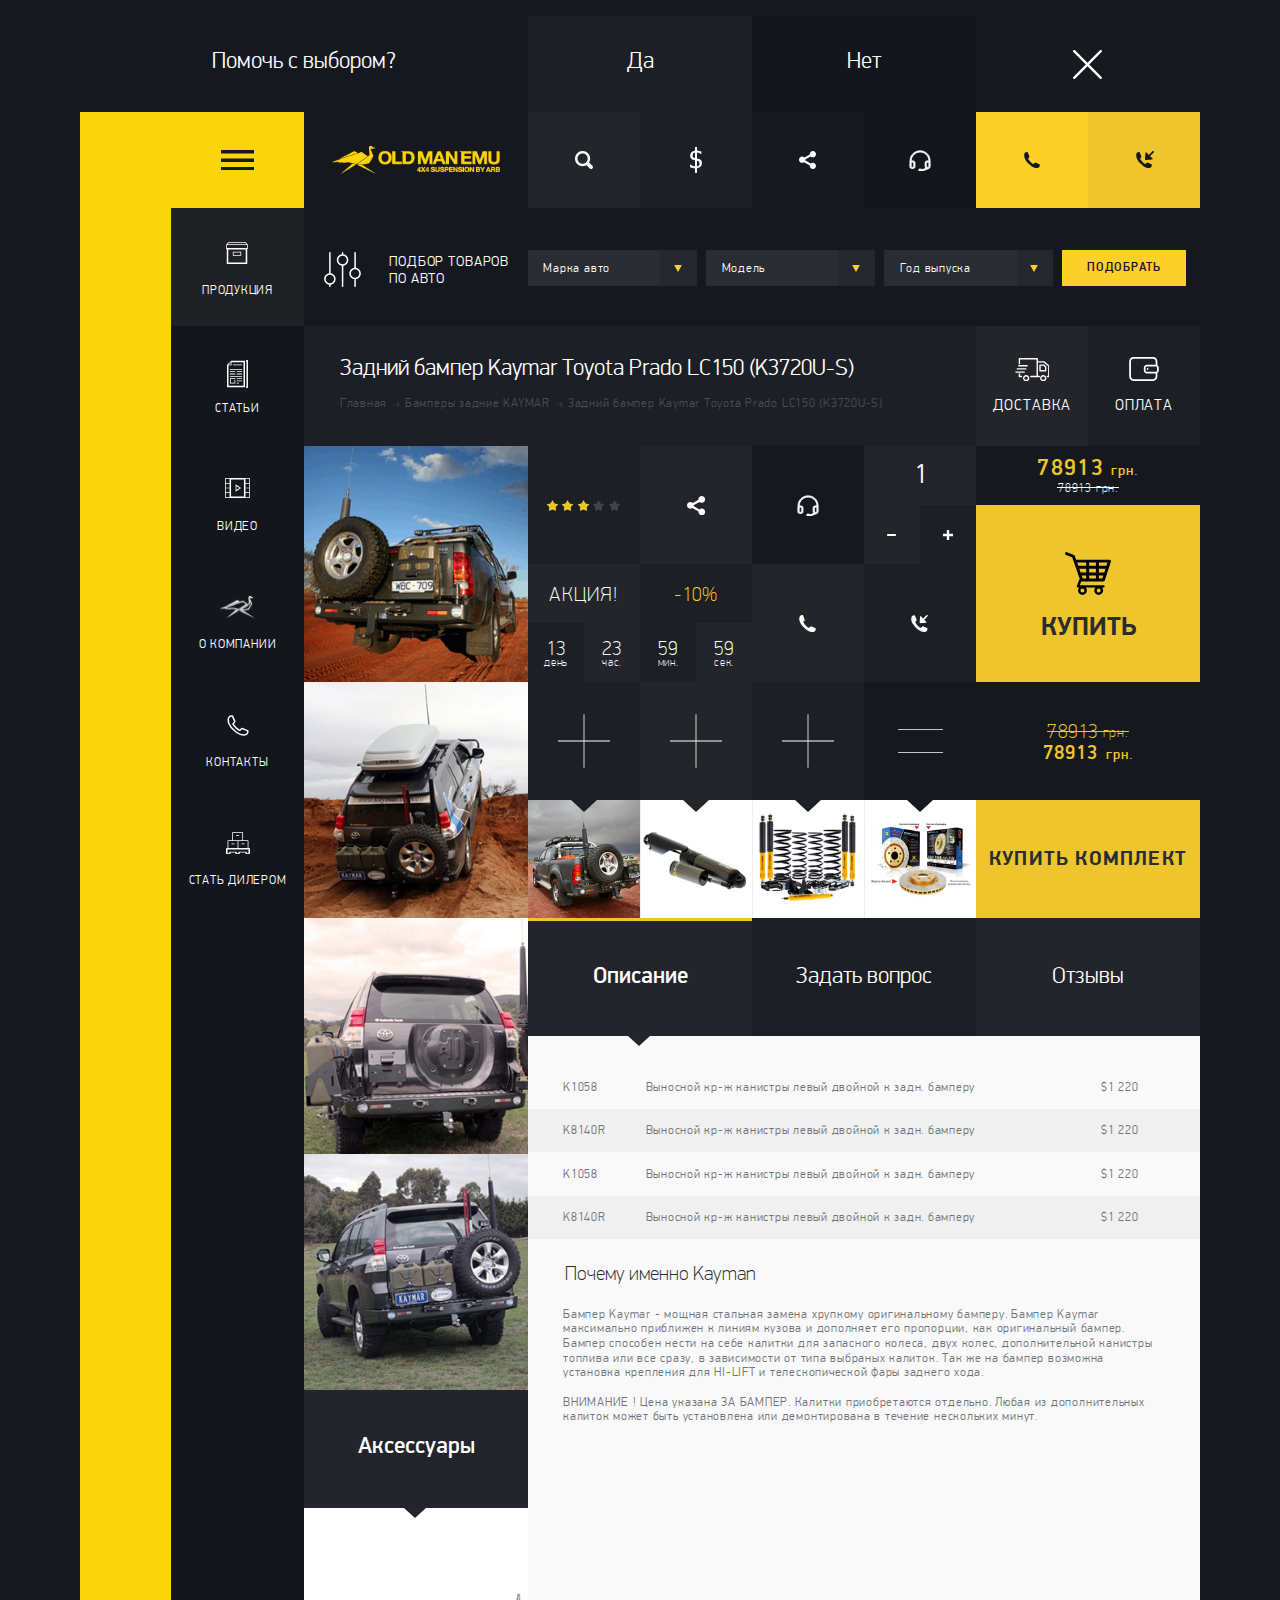
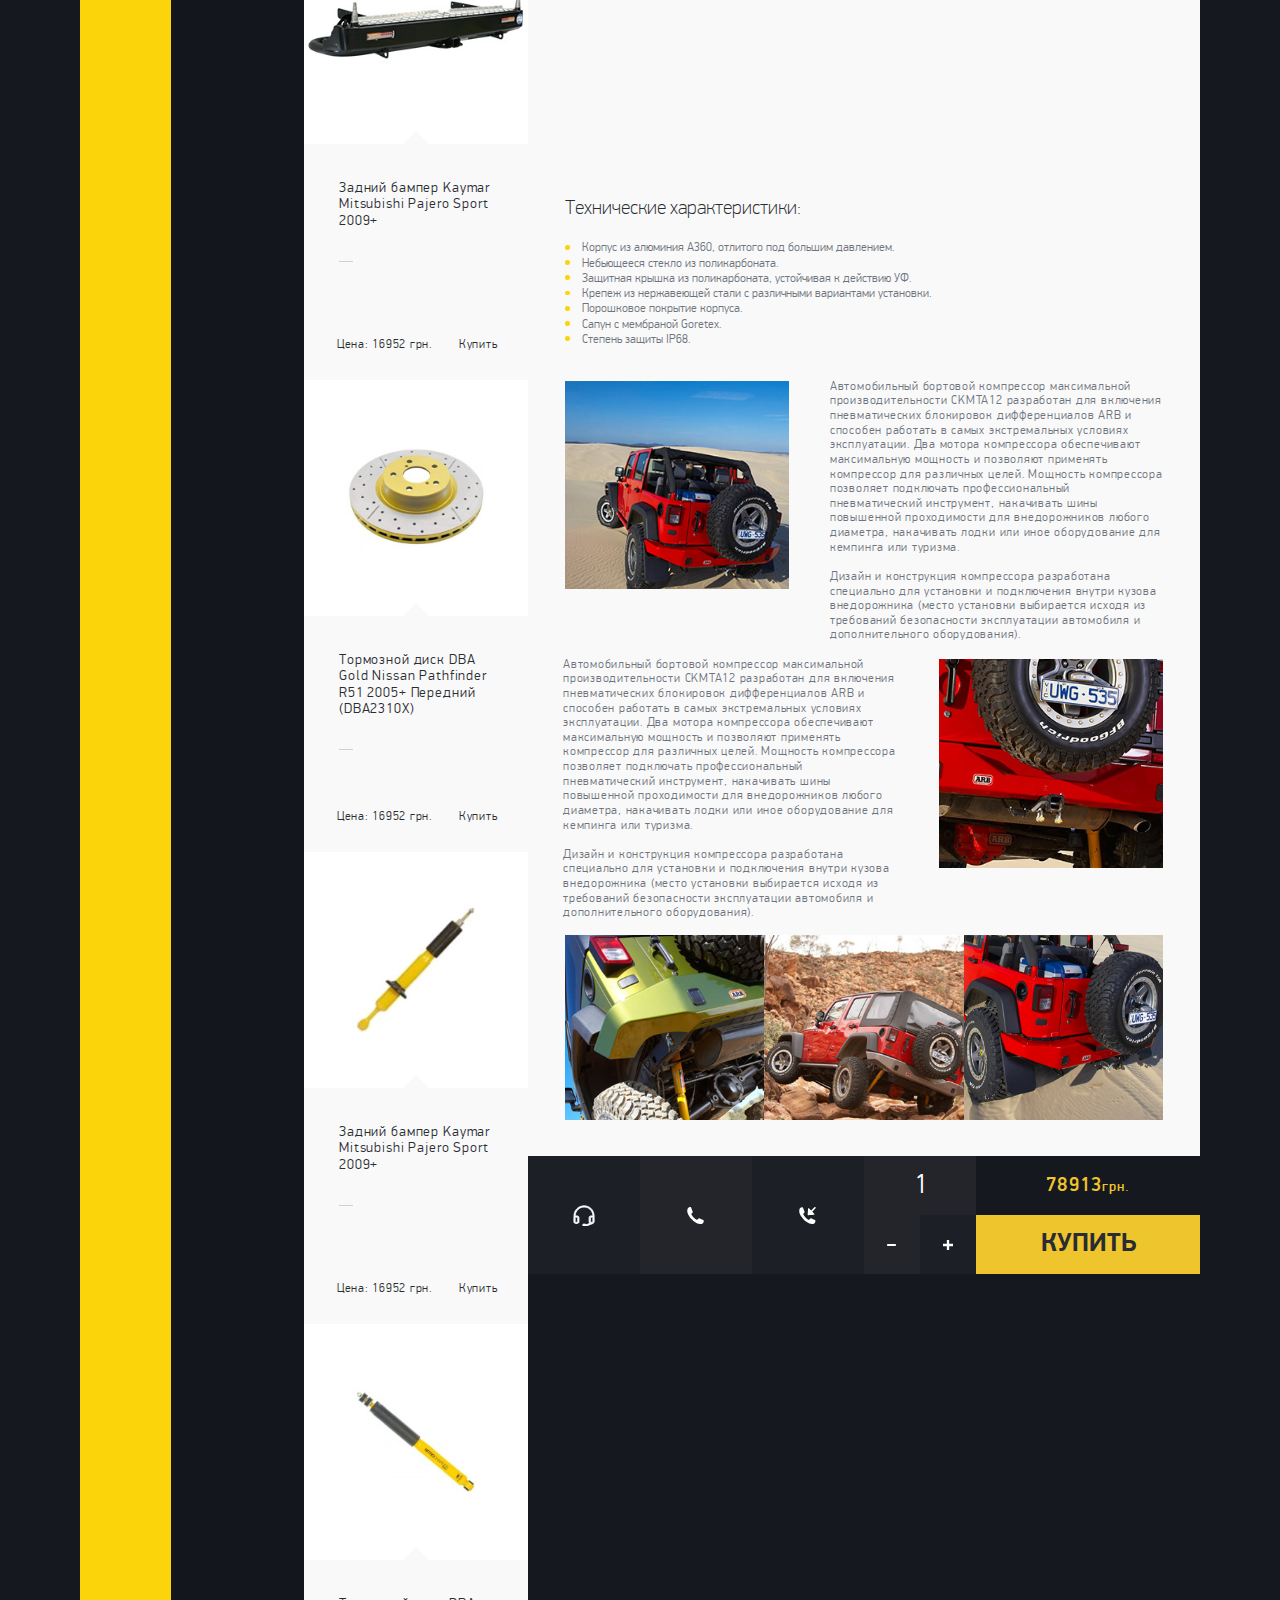
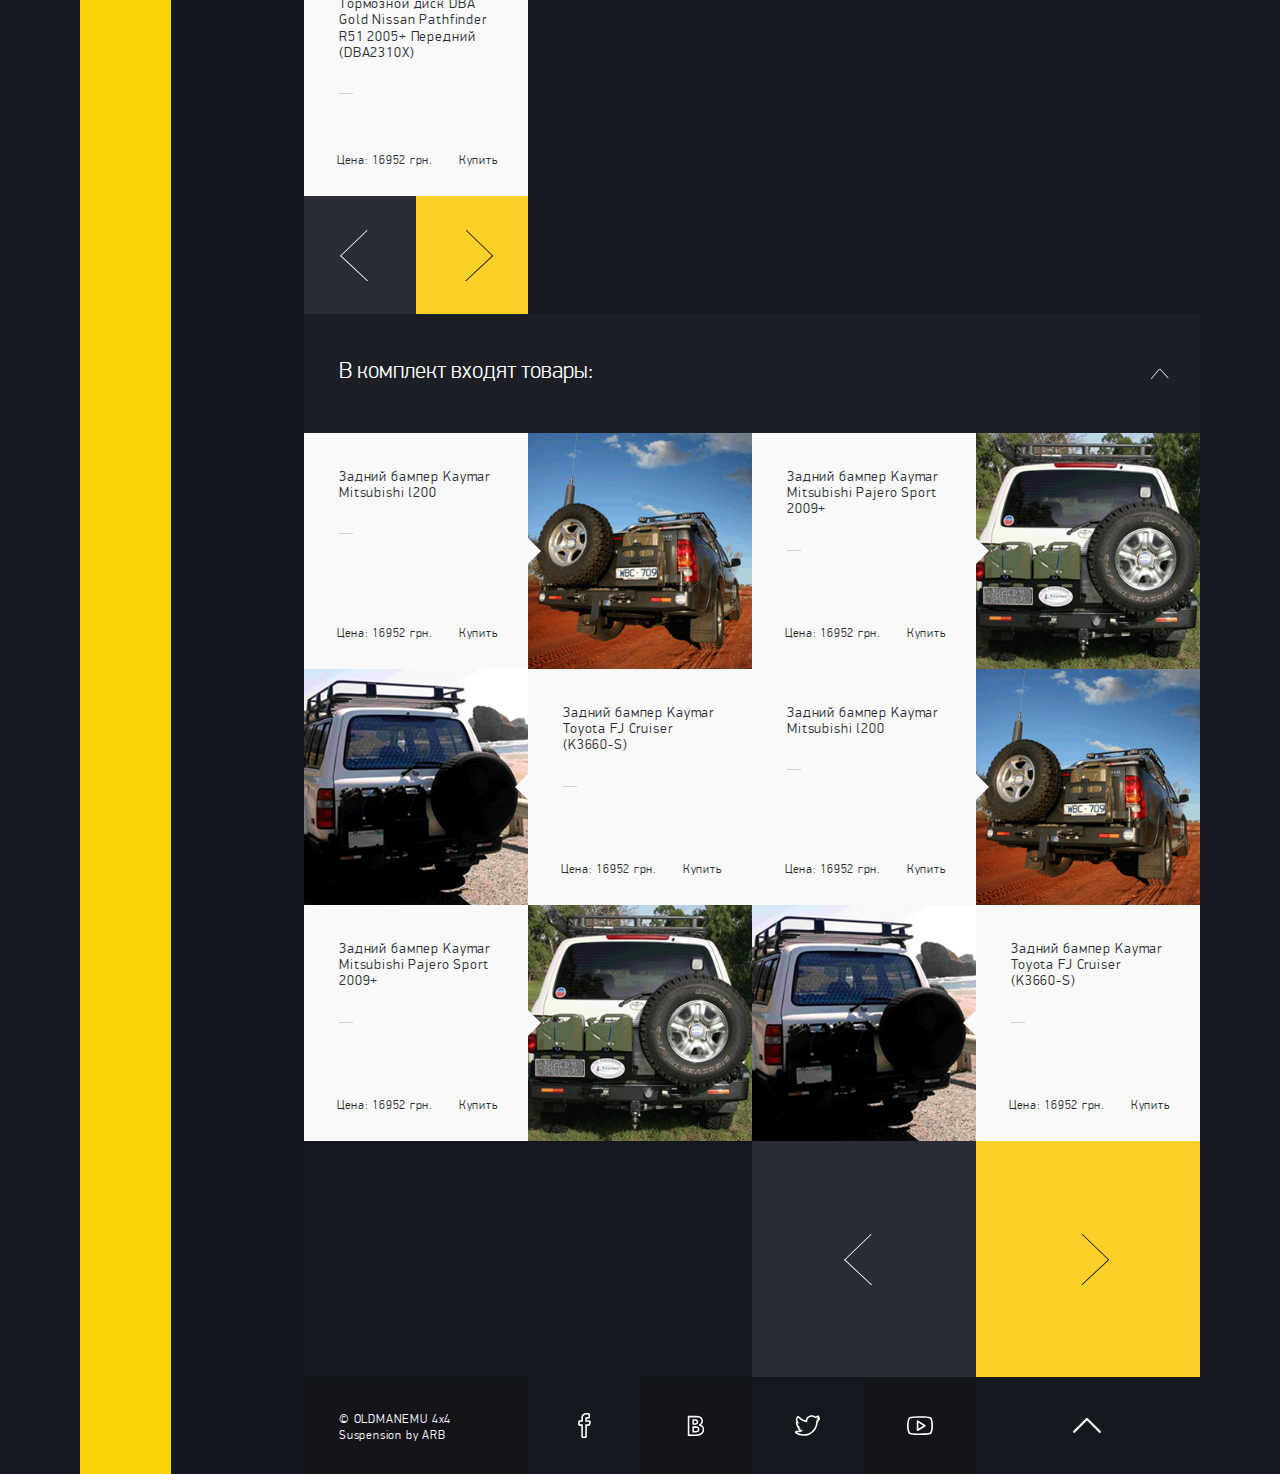
<file: docs/single-item.html>
<!DOCTYPE html>
<html lang="ru">
<head>
<meta charset="utf-8">
<title>oldmanemu</title>
<meta http-equiv="X-UA-Compatible" content="IE=edge,chrome=1">
<meta name="viewport" content="width=device-width, initial-scale=1, maximum-scale=1, user-scalable=no">
<link rel="shortcut icon" href="favicon.ico" type="image/x-icon">
<link rel="icon" href="favicon.ico" type="image/x-icon">
<!-- Latest compiled and minified CSS -->
<link rel="stylesheet" href="css/normalize.css" />
<link rel="stylesheet" href="css/style.css" type="text/css">
<link rel="stylesheet" href="css/photoswipe.css" type="text/css">
<link href="css/default-skin/default-skin.css" rel="stylesheet" />
</head>
<body class="page-single-item">

<section class="main-section">
	<div class="topScroll"></div>

	<div class="help-container">
		<div class="help-text"><span>Помочь с выбором?</span></div>
		<ul class="help-btn">
			<li><a href="#"><span>Да</span></a></li>
			<li><a href="#" class="help-no"><span>Нет</span></a></li>
		</ul>
		<div class="help-close"><a href="#"></a></div>
	</div><!-- /.help-container -->

	<div class="content">
	
	<div class="main-content">
		<div class="section-left xs-hidden">
			<div class="section-left-content">
				<div class="burger-box">
					<span class="burger-nav mobile-nav"></span>
					<span class="burger-nav m2Lavel"></span>
				</div>
				
				<ul class="main-nav">
					<li>
						<a href="#" class="menuOpen active-page">
							<span>
								<i class="i-nav-1"></i>
								<span>
									<span data-hover="Продукция">Продукция</span>
								</span>
							</span>
						</a>
					</li>					
					<li>
						<a href="articles.html">
							<span>
								<i class="i-nav-2"></i>
								<span>
									<span data-hover="Статьи">Статьи</span>
								</span>
							</span>
						</a>
					</li>					
					<li>
						<a href="video.html">
							<span>
								<i class="i-nav-3"></i>
								<span>
									<span data-hover="Видео">Видео</span>
								</span>
							</span>
						</a>
					</li>					
					<li>
						<a href="#">
							<span>
								<i class="i-nav-4"></i>
								<span>
									<span data-hover="О компании">О компании</span>
								</span>
							</span>
						</a>
					</li>					
					<li>
						<a href="contacts.html">
							<span>
								<i class="i-nav-5"></i>
								<span>
									<span data-hover="Контакты">Контакты</span>
								</span>
							</span>
						</a>
					</li>					
					<li>
						<a href="single-page.html">
							<span>
								<i class="i-nav-6"></i>
								<span>
									<span data-hover="Cтать дилером">Cтать дилером</span>
								</span>
							</span>
						</a>
					</li>
				</ul>						
			</div><!--/.section-left-content-->
		</div><!-- /.section-left -->
		
		<div class="section-content">
			<header>
				<div class="header-top">
				<div class="burger-box xs-visible">
					<span class="burger-nav mobile-nav"></span>
					<span class="burger-nav m2Lavel"></span>
				</div>				
					<div class="logo"><a href="home.html"><img src="images/logo.png" alt="#"></a></div>
					<ul class="header-phones">
						<li>
							<a href="#" data-box="list-phones" class="modal-link">
								<i class="phone-1"></i>
								<span class="i-txt">Телефоны</span>
							</a>
						</li>
						<li class="xs-hidden">
							<a href="#" data-box="callBox" class="modal-link callModal">
								<i class="phone-2"></i>
								<span class="i-txt">Заказ звонка</span>
							</a>
						</li>
					</ul>
				</div>
				<ul class="header-bottom">
					<li>
						<a href="#" class="i-btn-search modal-link" data-box="search-box">
							<i></i>
							<span class="i-txt">Поиск</span>
						</a>
					</li>
					<li id="selectCurrency">
						<a href="#" class="i-currency dollar">
							<span></span>
							<span class="i-txt">Валюта</span>	
						</a>
						<ul class="drop drop-currency">
							<li data-value="₴" class="grivna"><span><i>₴</i> <span>В гривнах</span></span></li>
							<li data-value="$" class="dollar"><span><i>$</i> <span>В долларах</span></span></li>
						</ul>
						<input type="hidden" id="valCurrency">
					</li>
					<li>
						<a href="#" class="i-share share-btn">
							<i></i>
							<span class="i-txt">Расшарить</span>
						</a>
						<ul class="drop drop-share">
							<li><a href="#" class="i-fb"><i></i></a></li>
							<li><a href="#" class="i-vk"><i></i></a></li>
							<li><a href="#" class="i-tw"><i></i></a></li>
						</ul>						
					</li>
					<li>
						<a href="#" data-box="consultant" class="i-consultant modal-link">
							<i></i>
							<span class="i-txt">Консультация</span>
						</a>
					</li>
				</ul>
			</header>
				
				<div class="podbor-container">

				<div class="podbor-title"><span class="open-accordion">ПодБОР товарОВ <br> по авто</span></div>		

							<div class="podbor-content podbor-accordion">								
								<form action="#" method="post">
									<div class="control-form control-select">
										<div class="select-box" id="select1">
											<span class="slct"><span>Марка авто</span></span>
											<ul class="drop-select">
												<li data-value="Ford"><span>Ford</span></li>
												<li data-value="Jeep"><span>Jeep</span></li>
												<li data-value="Land Rover"><span>Land Rover</span></li>
												<li data-value="Mercedes"><span>Mercedes</span></li>
												<li data-value="Mitsubishi"><span>Mitsubishi</span></li>
												<li data-value="Nissan"><span>Nissan</span></li>
												<li data-value="Toyota"><span>Toyota</span></li>
												<li data-value="Volkswagen"><span>Volkswagen</span></li>
											</ul>
											<input type="hidden" id="valSelect1">
										</div>
									</div>
									<div class="control-form control-select">
										<div class="select-box" id="select2">
											<span class="slct"><span>Модель</span></span>
											<ul class="drop-select">
												<li data-value="Ford"><span>Ford</span></li>
												<li data-value="Jeep"><span>Jeep</span></li>
												<li data-value="Land Rover"><span>Land Rover</span></li>
												<li data-value="Mercedes"><span>Mercedes</span></li>
												<li data-value="Mitsubishi"><span>Mitsubishi</span></li>
												<li data-value="Nissan"><span>Nissan</span></li>
												<li data-value="Toyota"><span>Toyota</span></li>
												<li data-value="Volkswagen"><span>Volkswagen</span></li>
											</ul>
											<input type="hidden" id="valSelect2">
										</div>
									</div>
									<div class="control-form control-select">
										<div class="select-box" id="select3">
											<span class="slct"><span>Год выпуска</span></span>
											<ul class="drop-select">
												<li data-value="Ford"><span>Ford</span></li>
												<li data-value="Jeep"><span>Jeep</span></li>
												<li data-value="Land Rover"><span>Land Rover</span></li>
												<li data-value="Mercedes"><span>Mercedes</span></li>
												<li data-value="Mitsubishi"><span>Mitsubishi</span></li>
												<li data-value="Nissan"><span>Nissan</span></li>
												<li data-value="Toyota"><span>Toyota</span></li>
												<li data-value="Volkswagen"><span>Volkswagen</span></li>
											</ul>
											<input type="hidden" id="valSelect3">
										</div>
									</div>
									<div class="control-form">
										<button type="submmit" class="btn"><span>Подобрать</span></button>
									</div>		
								</form>										
							</div><!-- /.podbor-content -->	

					</div><!-- /.podbor-container -->	

						<div class="pageTitleBox" data-ix="fade-from-left">
							<div class="pt-left" data-ix="fade-from-left-2">
								<div class="title">
									<h1>Задний бампер Kaymar Toyota Prado LC150 (K3720U-S)</h1>
								</div>
								<div class="breadcrumb-box" data-ix="fade-from-right">
									<ul class="breadcrumb">
										<li><a href="#" class="d-hover"><span data-hover="Главная">Главная</span></a></li>
										<li><a href="#" class="d-hover"><span data-hover="Бамперы задние KAYMAR">Бамперы задние KAYMAR</span></a></li>
										<li><span>Задний бампер Kaymar Toyota Prado LC150 (K3720U-S)</span></li>
									</ul>									
								</div>
							</div>

							<div class="pt-right pt-rightV">
								<ul class="pt-list list-view">
									<li class="v-l" data-ix="fade-from-bottom">
										<a href="delivery.html">
										<span class="sl-box sl-2 pt-icon-1">
											<i></i> 
											<span><span data-hover="Доставка">Доставка</span></span>
										</span>
										</a>
									</li>
									<li class="active v-b" data-ix="fade-from-bottom-2">
										<a href="payment.html">
										<span class="sl-box sl-1 pt-icon-2">
											<i></i> 
											<span><span data-hover="Оплата">Оплата</span></span>
										</span>
										</a>
									</li>
								</ul>
							</div>
						</div><!-- /.pageTitleBox -->	


						<div class="single-container">
							<div class="single-left">
								<ul class="single-list-img demo-gallery">

									<li class="product-img">
									<a href="images/product/pr22.jpg" data-size="964x1024"> 
									<img src="images/product/pr22.jpg" alt=""></a></li>

									<li class="product-img">
									<a href="images/product/pr27.jpg" data-size="964x1024"><img src="images/product/pr27.jpg" alt=""></a></li>

									<li class="product-img"><a href="images/product/pr28.jpg" data-size="964x1024"><img src="images/product/pr28.jpg" alt=""></a></li>

									<li class="product-img"><a href="images/product/pr29.jpg" data-size="964x1024"><img src="images/product/pr29.jpg" alt=""></a></li>
								</ul>
								
								<div class="slider-single">
									<div class="slider-title"><span>Аксессуары</span></div>
									<div class="slider single-item sItem1">
										<div>
											<div class="product-content color2">
												<div class="product-img loader">
													<a href="#">
														<img src="images/product/pr30.jpg"  alt="#">
														<i class="product-corner"></i>
													</a>
												</div>						
												<div class="product-box">
													<div class="podbor-corner"></div>
													<div class="product-top">
														<a href="single-item.html" class="pr-title">Задний бампер Kaymar Mitsubishi Pajero Sport 2009+</a>
													</div>
													<div class="product-bottom">
														<span class="product-price">Цена: 16952 грн.</span>
														<a href="order.html" class="product-link d-hover"><span data-hover="Купить">Купить</span></a>
													</div>
												</div>
											</div><!-- /.product-content -->										
										</div>

										<div>
											<div class="product-content color2">
												<div class="product-img loader">
													<a href="#">
														<img src="images/product/pr3.jpg"  alt="#">
														<i class="product-corner"></i>
													</a>
												</div>						
												<div class="product-box">
													<div class="podbor-corner"></div>
													<div class="product-top">
														<a href="single-item.html" class="pr-title">Тормозной диск DBA Gold Nissan Pathfinder R51 2005+ Передний (DBA2310X)</a>
													</div>
													<div class="product-bottom">
														<span class="product-price">Цена: 16952 грн.</span>
														<a href="order.html" class="product-link d-hover"><span data-hover="Купить">Купить</span></a>
													</div>
												</div>
											</div><!-- /.product-content -->										
										</div>

										<div>
											<div class="product-content color2">
												<div class="product-img loader">
													<a href="#">
														<img src="images/product/pr1.jpg"  alt="#">
														<i class="product-corner"></i>
													</a>
												</div>						
												<div class="product-box">
													<div class="podbor-corner"></div>
													<div class="product-top">
														<a href="single-item.html" class="pr-title">Задний бампер Kaymar Mitsubishi Pajero Sport 2009+</a>
													</div>
													<div class="product-bottom">
														<span class="product-price">Цена: 16952 грн.</span>
														<a href="order.html" class="product-link d-hover"><span data-hover="Купить">Купить</span></a>
													</div>
												</div>
											</div><!-- /.product-content -->										
										</div>

										<div>
											<div class="product-content color2">
												<div class="product-img loader">
													<a href="#">
														<img src="images/product/pr2.jpg"  alt="#">
														<i class="product-corner"></i>
													</a>
												</div>						
												<div class="product-box">
													<div class="podbor-corner"></div>
													<div class="product-top">
														<a href="single-item.html" class="pr-title">Тормозной диск DBA Gold Nissan Pathfinder R51 2005+ Передний (DBA2310X)</a>
													</div>
													<div class="product-bottom">
														<span class="product-price">Цена: 16952 грн.</span>
														<a href="order.html" class="product-link d-hover"><span data-hover="Купить">Купить</span></a>
													</div>
												</div>
											</div><!-- /.product-content -->										
										</div>										

									</div><!-- /.single-item -->

									<ul class="slider-nav single-nav">
										<li class="slidePrev slidePrev2"><i class="prev-arrow"></i></li>
										<li class="slideNext slideNext2"><i class="next-arrow"></i></li>
									</ul>									
								</div><!-- /.slider-single -->

							</div><!-- /.single-left -->
							<div class="single-right">								

								<div class="single-info-box">

								<ul class="single-list-img demo-gallery single-listMobile">

									<li class="product-img prM">
									<a href="images/product/pr22.jpg" data-size="964x1024"> 
									<img src="images/product/pr22.jpg" alt=""></a></li>

									<li class="product-img prM">
									<a href="images/product/pr27.jpg" data-size="964x1024"><img src="images/product/pr27.jpg" alt=""></a></li>

									<li class="product-img prM"><a href="images/product/pr28.jpg" data-size="964x1024"><img src="images/product/pr28.jpg" alt=""></a></li>

									<li class="product-img prM"><a href="images/product/pr29.jpg" data-size="964x1024"><img src="images/product/pr29.jpg" alt=""></a></li>
								</ul>

						

									<div class="single-info-1 s-info-block">
										<div class="s-i-top">
											<div class="s-i-box s-i-rating">
												<div class="star-box star-inline singleStar">
								 					<div class="star3">
								 						<span data-star="star1" class="st1 star-btn"></span>
								 						<span data-star="star2" class="st2 star-btn"></span>
								 						<span data-star="star3" class="st3 star-btn"></span>
								 						<span data-star="star4" class="st4 star-btn"></span>
								 						<span data-star="star5" class="st5 star-btn"></span>
								 					</div>
								 				</div>
											</div><!-- /.s-i-rating -->
											<div class="s-i-box s-i-add">
												<div class="order-action-top singleTop"><span>1</span></div>
												<ul class="order-btn">
													<li><a href="#" class="btn-minus single-minus"><span></span></a></li>
													<li><a href="#" class="btn-plus single-plus"><span></span></a></li>
												</ul>												
											</div>
										</div>

										<div class="s-i-bottom">
											<div class="s-i-skidka">
												<ul class="skidka-top">
													<li><span>АКЦИЯ!</span></li>
													<li><span>-10%</span></li>													
												</ul>
												<ul class="skidka-timer" id="clockdiv">
													<li class="t-day">
														<div>
															<span class="days">1</span>
															<span class="days-txt">день</span>
														</div>
													</li>													
													<li class="t-hour">
														<div>
															<span class="hours">10</span>
															<span>час.</span>
														</div>
													</li>													
													<li class="t-min">
														<div>
															<span class="minutes">12</span>
															<span>мин.</span>
														</div>
													</li>													
													<li class="t-sek">
														<div>
															<span class="seconds">59</span>
															<span>сек.</span>
														</div>
													</li>
												</ul>
											</div>											
										</div>
									</div><!-- /.single-info-1 -->
									
									<div class="single-info-2 s-info-block">
										<div class="single-order-sum s-order-skidka">
											<ul>
												<li><span class="singleSum allSum" data-price="78913">78913</span> <span>грн.</span></li>
												<li class="s-li"><div><span>78913</span> <span>грн.</span></div></li>
											</ul>
										</div><!-- /.order-sum -->

										<a href="#" class="single-order-basket">
											<span class="single-order-basket-box">
												<i></i>
												<span class="single-order-basket-txt"><span>Купить</span></span>
											</span>
										</a>										
									</div><!-- /.single-info-2 -->

									<div class="single-info-3 s-info-block">
										<div class="s-i-bottom">
											<ul class="s-i-phone">
												<li><a href="#modalPhones" class="i-consultant modal-open"><i class="s-icon-phone-1"></i> <span class="i-txt">Телефоны</span></a></li>
												<li><a href="#consultantCall" class=" modal-open"><i class="s-icon-phone-2"></i> <span class="i-txt">Заказ звонка</span></a></li>
											</ul>
										</div>									
										<div class="s-i-top">
											<div class="s-i-box s-i-share">
												<a href="#" class="i-share share-btn">
													<i></i> <span class="i-txt">Расшарить</span>
												</a>
												<ul class="drop drop-share">
													<li><a href="#" class="i-fb"><i></i></a></li>
													<li><a href="#" class="i-vk"><i></i></a></li>
													<li><a href="#" class="i-tw"><i></i></a></li>
												</ul>												
											</div>
											<div class="s-i-box">
												<a href="#consultantOrder" class="i-consultant modal-open">
													<i></i> <span class="i-txt">Консультация</span>
												</a>
											</div>											
										</div>

										<ul class="pt-list list-view">
											<li class="v-l">
												<a href="delivery.html">
												<span class="sl-box sl-2">
													<i></i> 
													<span><span data-hover="Доставка">Доставка</span></span>
												</span>
												</a>
											</li>
											<li class="active v-b">
												<a href="payment.html">
												<span class="sl-box sl-1">
													<i></i> 
													<span><span data-hover="Оплата">Оплата</span></span>
												</span>
												</a>
											</li>
										</ul>										
									</div><!-- /.single-info-3 -->
								</div><!--/.single-info-box-->
								
								<div class="complect-container">
									<ul class="complect-list">
										<li>
											<div class="complect-top"><i></i></div>
											<div class="complect-box">
												<div class="complect-img">
													<img src="images/complect/complect1.jpg" class="pc" alt="">
													
												</div>
												<div class="complect-info cInfo-1">
													<p>Комплект подвески old man emu Land Rover Defender 110 (+55mm)</p>
													<span>14500 грн.</span>
												</div>
											</div>
										</li>
										<li>
											<div class="complect-top"><i></i></div>
											<div class="complect-box">
												<div class="complect-img">
													<img src="images/complect/complect2.jpg" class="pc" alt="">
													
												</div>											
												<div class="complect-info cInfo-2">
													<p>Комплект подвески old man emu Land Rover Defender 110 (+55mm)</p>
													<span>14500 грн.</span>
												</div>
											</div>
										</li>
										<li>
											<div class="complect-top"><i></i></div>
											<div class="complect-box">
												<div class="complect-img">
													<img src="images/complect/complect3.jpg" class="pc" alt="">
													
												</div>												
												<div class="complect-info cInfo-3">
													<p>Комплект подвески old man emu Land Rover Defender 110 (+55mm)</p>
													<span>14500 грн.</span>
												</div>
											</div>
										</li>
										<li>
											<div class="complect-top"><i></i></div>
											<div class="complect-box">
												<div class="complect-img">
													<img src="images/complect/complect4.jpg" class="pc" alt="">
													
												</div>												
												<div class="complect-info cInfo-4">
													<p>Комплект подвески old man emu Land Rover Defender 110 (+55mm)</p>
													<span>14500 грн.</span>
												</div>
											</div>
										</li>
									</ul>

									<div class="complect-bay">
										<ul class="complect-sost">
											<li>
												<div><span>78913</span><span>грн.</span></div>
											</li>
											<li>
												<div><span>78913</span><span>грн.</span></div>
											</li>
										</ul>
										<a href="#" class="complect-btn"><span>Купить комплект</span></a>
									</div>

								</div><!-- /.complect-container -->

								<div class="tab-container">
									<ul class="tab-list">
										<li class="active" data-tab="tab1">
											<i class="t-line"></i><span><span>Описание</span></span><i class="t-corner"></i>
										</li>									
										<li data-tab="tab2">
											<i class="t-line"></i><span><span>Задать вопрос</span></span><i class="t-corner"></i>
										</li>										
										<li data-tab="tab3">
											<i class="t-line"></i><span><span>Отзывы</span></span><i class="t-corner"></i>
										</li>
									</ul>

									<div class="tab-content">
										<div class="tab-box active tab1">


											<div class="tab-box-text">
											
											<table cellpadding="0" cellspacing="0" class="prTable">
												<tr>
													<td>K1058</td>
													<td>Выносной кр-ж канистры левый двойной к задн. бамперу</td>
													<td>$1 220</td>
												</tr>												
												<tr>
													<td>K8140R</td>
													<td>Выносной кр-ж канистры левый двойной к задн. бамперу</td>
													<td>$1 220</td>
												</tr>												
												<tr>
													<td>K1058</td>
													<td>Выносной кр-ж канистры левый двойной к задн. бамперу</td>
													<td>$1 220</td>
												</tr>												
												<tr>
													<td>K8140R</td>
													<td>Выносной кр-ж канистры левый двойной к задн. бамперу</td>
													<td>$1 220</td>
												</tr>
											</table>											
												<h2>Почему именно Kayman</h2>
												<p>Бампер Kaymar - мощная стальная замена хрупкому оригинальному бамперу. Бампер Kaymar максимально приближен к линиям кузова и дополняет его пропорции, как оригинальный бампер. Бампер способен нести на себе калитки для запасного колеса, двух колес, дополнительной канистры топлива или все сразу, в зависимости от типа выбраных калиток. Так же на бампер возможна установка крепления для HI-LIFT и телескопической фары заднего хода. </p>
												<p>ВНИМАНИЕ ! Цена указана ЗА БАМПЕР. Калитки приобретаются отдельно. Любая из дополнительных калиток может быть установлена или демонтирована в течение нескольких минут. </p>

												<div class="clear"></div>


												<div class="video-container">
													<div class="prVideo" data-youtube="1">
							                           <iframe src="https://www.youtube.com/embed/3qsuSVxvLjQ?rel=0&showinfo=0&controls=0&wmode=opaque" frameborder="0" allowfullscreen></iframe>
							                        </div> 
						                        </div>

						                        <div class="clear"></div>

												<h3>Технические характеристики:</h3>
												<ul class="simple-list">
													<li>Корпус из алюминия A360, отлитого под большим давлением.</li>
													<li>Небьющееся стекло из поликарбоната.</li>
													<li>Защитная крышка из поликарбоната, устойчивая к действию УФ.</li>
													<li>Крепеж из нержавеющей стали с различными вариантами установки.</li>
													<li>Порошковое покрытие корпуса.</li>
													<li>Сапун с мембраной Goretex.</li>
													<li>Степень защиты IP68.</li>
												</ul>
												<img src="images/img2.jpg" class="text-left" alt="#"> 
												<p>													
													Автомобильный бортовой компрессор максимальной производительности CKMTA12 разработан для включения пневматических блокировок дифференциалов ARB и способен работать в самых экстремальных условиях эксплуатации. Два мотора компрессора обеспечивают максимальную мощность и позволяют применять компрессор для различных целей. Мощность компрессора позволяет подключать профессиональный пневматический инструмент, накачивать шины повышенной проходимости для внедорожников любого диаметра, накачивать лодки или иное оборудование для кемпинга или туризма. 	
												</p>
												<p>Дизайн и конструкция компрессора разработана специально для установки и подключения внутри кузова внедорожника (место установки выбирается исходя из требований безопасности эксплуатации автомобиля и дополнительного оборудования).</p>
												
												<div class="clear"></div>

												<img src="images/img3.jpg" alt="#" class="text-right"> 
												<p>Автомобильный бортовой компрессор максимальной производительности CKMTA12 разработан для включения пневматических блокировок дифференциалов ARB и способен работать в самых экстремальных условиях эксплуатации. Два мотора компрессора обеспечивают максимальную мощность и позволяют применять компрессор для различных целей. Мощность компрессора позволяет подключать профессиональный пневматический инструмент, накачивать шины повышенной проходимости для внедорожников любого диаметра, накачивать лодки или иное оборудование для кемпинга или туризма. </p>
												<p>Дизайн и конструкция компрессора разработана специально для установки и подключения внутри кузова внедорожника (место установки выбирается исходя из требований безопасности эксплуатации автомобиля и дополнительного оборудования). </p>

												<div class="simple-img">
													<div><img src="images/img4.jpg" class="img-responsive" alt="#"></div>
													<div><img src="images/img5.jpg" class="img-responsive" alt="#"></div>
													<div><img src="images/img6.jpg" class="img-responsive" alt="#"></div>
												</div>
												
											</div><!-- /.tab-box-text -->
										</div><!-- /.tab-box-1 -->

										<div class="tab-box tab2">
											<div class="question-form">
												<form action="#" method="post">
													<div class="question-box">
														<div class="consult-control-box">
															<input type="text" class="form-control" placeholder="Ваше имя">
															<div class="error-text"><span>Пожалуйста, заполните поле</span></div>
														</div>	
														<div class="consult-control-box">
															<input type="text" class="form-control" placeholder="Номер вашего телефона">
															<div class="error-text"><span>Пожалуйста, заполните поле</span></div>
														</div>														
														<div class="consult-control-box">
															<input type="text" class="form-control" placeholder="Ваш e-mail">
															<div class="error-text"><span>Пожалуйста, заполните поле</span></div>
														</div>
														<div class="consult-control-box">
															<textarea class="form-control" placeholder="Опишите вкратце возникшую проблему"></textarea>
														</div>
													</div>
													<div class="question-action">
														<button type="submit" class="btn"><span>Отправить</span></button>
													</div>
												</form>
											</div><!-- /.question-action-form -->
										</div><!-- /.tab-box-2 -->

										<div class="tab-box tab3">
											<div class="add-review">
												<a href="#">
													<span><i></i><span>Добавить отзыв</span></span>
												</a>
											</div>
											<ul class="review-list">
												<li>
													<span class="review-author"><span> Артем Петровский</span></span>
													<p>Бампер Kaymar - мощная стальная замена хрупкому ригинальному бамперу. <br> Бампер Kaymar максимально приближен к линиям кузова и дополняет его пропорции, как оригинальный бампер.
Бампер способен нести на себе калитки для запасного колеса, двух колес, дополнительной канистры топлива или все сразу, в зависимости от типа выбраных калиток. Так же на бампер возможна установка крепления для HI-LIFT и телескопической фары заднего хода.</p>
												</li>
												<li>
													<span class="review-author"><span>Андрей Евангов</span></span>
													<p>Бампер Kaymar максимально приближен к линиям кузова и дополняет его пропорции, как оригинальный бампер.
Бампер способен нести на себе калитки для запасного колеса, двух колес, дополнительной канистры топлива или все сразу, в зависимости от типа выбраных калиток. Так же на бампер возможна установка установка крепления  крепления для HI-LIFT и телескопической фары заднего хода. Бампер Kaymar - мощная стальная замена хрупкому оригинальному бамперу.</p>
												</li>
												<li>
													<span class="review-author"><span>Артем Петровский</span></span>
													<p>Бампер Kaymar - мощная стальная замена хрупкому ригинальному бамперу. <br> Бампер Kaymar максимально приближен к линиям кузова и дополняет его пропорции, как оригинальный бампер.
Бампер способен нести на себе калитки для запасного колеса, двух колес, дополнительной канистры топлива или все сразу, в зависимости от типа выбраных калиток. Так же на бампер возможна установка крепления для HI-LIFT и телескопической фары заднего хода.</p>
												</li>
												<li>
													<span class="review-author"><span>Артем Петровский</span></span>
													<p>Бампер Kaymar - мощная стальная замена хрупкому ригинальному бамперу. <br> Бампер Kaymar максимально приближен к линиям кузова и дополняет его пропорции, как оригинальный бампер.
Бампер способен нести на себе калитки для запасного колеса, двух колес, дополнительной канистры топлива или все сразу, в зависимости от типа выбраных калиток. Так же на бампер возможна установка крепления для HI-LIFT и телескопической фары заднего хода.</p>
												</li>
												<li>
													<span class="review-author"><span>Андрей Евангов</span></span>
													<p>Бампер Kaymar максимально приближен к линиям кузова и дополняет его пропорции, как оригинальный бампер.
Бампер способен нести на себе калитки для запасного колеса, двух колес, дополнительной канистры топлива или все сразу, в зависимости от типа выбраных калиток. Так же на бампер возможна установка установка крепления  крепления для HI-LIFT и телескопической фары заднего хода. Бампер Kaymar - мощная стальная замена хрупкому оригинальному бамперу.</p>
												</li>
											</ul>
											<div class="review-form-title"><span>Добавить отзыв</span></div>
											<div class="question-form">
												<form action="#" method="post">
													<div class="question-box qb2">
														<div class="consult-control-box">
															<input type="text" class="form-control" placeholder="Ваше имя">
															<div class="error-text"><span>Пожалуйста, заполните поле</span></div>
														</div>														
														<div class="consult-control-box">
															<textarea class="form-control" placeholder="Ваш отзыв"></textarea>
														</div>
													</div>
													<div class="question-action">
														<button type="submit" class="btn"><span>Отправить</span></button>
													</div>
												</form>
											</div><!-- /.question-action-form -->											
										</div><!-- /.tab-box-3 -->
									</div><!-- /.tab-content -->
								</div><!-- /.tab-container -->

								<div class="single-bottom-box">
									<div class="s-b-left">
										<div class="s-i-box">
											<a href="#consultantOrder" class="i-consultant modal-open"><i></i> <span class="i-txt">Консультация</span></a>
										</div>	

											<div class="s-i-box s-i-boxAction">
												<div class="order-action-top"><span>1</span></div>
												<ul class="order-btn">
													<li><a href="#" class="btn-minus single-minus"><span></span></a></li>
													<li><a href="#" class="btn-plus single-plus"><span></span></a></li>
												</ul>												
											</div>	

										<ul class="s-i-phone">
											<li><a href="#modalPhones" class="i-consultant modal-open"><i class="s-icon-phone-1"></i> <span class="i-txt">Телефоны</span></a></li>
											<li><a href="#consultantCall" class=" modal-open"><i class="s-icon-phone-2"></i> <span class="i-txt">Заказ звонка</span></a></li>
										</ul>
									
									</div><!-- /.s-b-left -->

									<div class="s-b-right">
										<div class="s-b-bay">
											<span class="allSum">78913</span><span>грн.</span>
										</div>
										<a href="#" class="s-b-link"><span>Купить</span></a>
									</div><!-- /.s-b-right -->
									
								</div><!-- /.single-bottom-box --> 		

							</div><!-- /.single-right -->
						</div><!-- /.single-container -->



								<div class="slider-single slider-single2">
									<div class="slider-title"><span>Аксессуары</span></div>
									<div class="slider single-item sItem2">
										<div>
											<div class="product-content color2">
												<div class="product-img loader">
													<a href="#">
														<img src="images/product/pr30.jpg"  alt="#">
														<i class="product-corner"></i>
													</a>
												</div>						
												<div class="product-box">
													<div class="podbor-corner"></div>
													<div class="product-top">
														<a href="single-item.html" class="pr-title">Задний бампер Kaymar Mitsubishi Pajero Sport 2009+</a>
													</div>
													<div class="product-bottom">
														<span class="product-price">Цена: 16952 грн.</span>
														<a href="order.html" class="product-link d-hover"><span data-hover="Купить">Купить</span></a>
													</div>
												</div>
											</div><!-- /.product-content -->										
										</div>

										<div>
											<div class="product-content color2 color3">
												<div class="product-img loader">
													<a href="#">
														<img src="images/product/pr3.jpg"  alt="#">
														<i class="product-corner"></i>
													</a>
												</div>						
												<div class="product-box">
													<div class="podbor-corner"></div>
													<div class="product-top">
														<a href="single-item.html" class="pr-title">Тормозной диск DBA Gold Nissan Pathfinder R51 2005+ Передний (DBA2310X)</a>
													</div>
													<div class="product-bottom">
														<span class="product-price">Цена: 16952 грн.</span>
														<a href="order.html" class="product-link d-hover"><span data-hover="Купить">Купить</span></a>
													</div>
												</div>
											</div><!-- /.product-content -->										
										</div>

										<div>
											<div class="product-content color2">
												<div class="product-img loader">
													<a href="#">
														<img src="images/product/pr1.jpg"  alt="#">
														<i class="product-corner"></i>
													</a>
												</div>						
												<div class="product-box">
													<div class="podbor-corner"></div>
													<div class="product-top">
														<a href="single-item.html" class="pr-title">Задний бампер Kaymar Mitsubishi Pajero Sport 2009+</a>
													</div>
													<div class="product-bottom">
														<span class="product-price">Цена: 16952 грн.</span>
														<a href="order.html" class="product-link d-hover"><span data-hover="Купить">Купить</span></a>
													</div>
												</div>
											</div><!-- /.product-content -->										
										</div>

										<div>
											<div class="product-content color2 color3">
												<div class="product-img loader">
													<a href="#">
														<img src="images/product/pr2.jpg"  alt="#">
														<i class="product-corner"></i>
													</a>
												</div>						
												<div class="product-box">
													<div class="podbor-corner"></div>
													<div class="product-top">
														<a href="single-item.html" class="pr-title">Тормозной диск DBA Gold Nissan Pathfinder R51 2005+ Передний (DBA2310X)</a>
													</div>
													<div class="product-bottom">
														<span class="product-price">Цена: 16952 грн.</span>
														<a href="order.html" class="product-link d-hover"><span data-hover="Купить">Купить</span></a>
													</div>
												</div>
											</div><!-- /.product-content -->										
										</div>										

									</div><!-- /.single-item -->

									<ul class="slider-nav single-nav">
										<li class="slidePrev slidePrev3"><i class="prev-arrow"></i></li>
										<li class="slideNext slideNext3"><i class="next-arrow"></i></li>
									</ul>									
								</div><!-- /.slider-single -->

			<div class="main-text">
				<div class="main-tab tab-single tabOpen"><span>В комплект входят товары:</span></div>
					<div class="main-tab-text" style="display: block;">
						<div class="section-slider">
							<div class="pr-slider slider">
								
								<div class="product-slider">
									<div class="product-content color2">
										<div class="product-img loader" data-ix="scale-on-scroll-delay-100">
											<a href="#">
												<img src="images/product/pr22.jpg" alt="#">
												<i class="product-corner"></i>
											</a>
										</div>						
										<div class="product-box" data-ix="scale-on-scroll-delay-200">
											<div class="podbor-corner"></div>
											<div class="product-top"><a href="single-item.html" class="pr-title">Задний бампер Kaymar Mitsubishi l200</a></div>
											<div class="product-bottom">
												<span class="product-price">Цена: 16952 грн.</span>
												<a href="order.html" class="product-link d-hover"><span data-hover="Купить">Купить</span></a>
											</div>
											<div class="pr-text">
												<p>Бампер Kaymar - мощная стальная замена хрупкому оригинальному бамперу. 
			Бампер Kaymar максимально приближен к линиям кузова и дополняет его пропорции, как оригинальный бампер. <br> Бампер способен нести на себе калитки для запасного колеса, двух колес, дополнительной канистры топлива или все сразу, в зависимости от типа выбраных калиток. Так же на бампер возможна установка крепления для HI-LIFT и телескопической фары заднего хода...</p>
											</div>								
										</div>
										<div class="productBox-right">
											<ul class="list-inline">
											 	<li class="li-1">
											 		<div class="star-box star-inline">
											 			<div class="s2"></div>
											 		</div>
											 	</li>
											 	<li class="li-2">
											 		<div class="inline-price">
											 			<span>16952</span>
											 			<span>грн.</span>
											 		</div>
											 	</li>
											 	<li class="li-3">
											 		<a href="#" class="see-link">
												 		<span class="see-link-block"><i></i>
												 		<span>Смотреть</span></span>
											 		</a>
											 	</li>
											 	<li class="li-4">
											 		<a href="#" class="btn-bay">
											 			<span class="btn-bay-box">
											 				<i></i>
											 				<span>Купить</span>
											 			</span>
											 		</a>
											 	</li>
											 </ul> 
										</div>						
									</div><!-- /.product-content 5-->							

									<div class="product-content color2">
										<div class="product-img loader" data-ix="scale-on-scroll-delay-100">
											<a href="#">
												<img src="images/product/pr23.jpg" alt="#">
												<i class="product-corner"></i>
											</a>
										</div>						
										<div class="product-box" data-ix="scale-on-scroll-delay-200">
											<div class="podbor-corner"></div>
											<div class="product-top"><a href="single-item.html" class="pr-title">Задний бампер Kaymar Mitsubishi Pajero Sport 2009+</a></div>
											<div class="product-bottom">
												<span class="product-price">Цена: 16952 грн.</span>
												<a href="order.html" class="product-link d-hover"><span data-hover="Купить">Купить</span></a>
											</div>
											<div class="pr-text">
												<p>Бампер Kaymar - мощная стальная замена хрупкому оригинальному бамперу. 
			Бампер Kaymar максимально приближен к линиям кузова и дополняет его пропорции, как оригинальный бампер. <br> Бампер способен нести на себе калитки для запасного колеса, двух колес, дополнительной канистры топлива или все сразу, в зависимости от типа выбраных калиток. Так же на бампер возможна установка крепления для HI-LIFT и телескопической фары заднего хода...</p>
											</div>								
										</div>
										<div class="productBox-right">
											<ul class="list-inline">
											 	<li class="li-1">
											 		<div class="star-box star-inline">
											 			<div class="s3"></div>
											 		</div>
											 	</li>
											 	<li class="li-2">
											 		<div class="inline-price">
											 			<span>16952</span>
											 			<span>грн.</span>
											 		</div>
											 	</li>
											 	<li class="li-3">
											 		<a href="#" class="see-link">
												 		<span class="see-link-block"><i></i>
												 		<span>Смотреть</span></span>
											 		</a>
											 	</li>
											 	<li class="li-4">
											 		<a href="#" class="btn-bay">
											 			<span class="btn-bay-box">
											 				<i></i>
											 				<span>Купить</span>
											 			</span>
											 		</a>
											 	</li>
											 </ul> 
										</div>						
									</div><!-- /.product-content 6-->	

									<div class="product-content color2">
										<div class="product-img loader" data-ix="scale-on-scroll-delay-100">
											<a href="#">
												<img src="images/product/pr24.jpg" alt="#">
												<i class="product-corner"></i>
											</a>
										</div>						
										<div class="product-box" data-ix="scale-on-scroll-delay-200">
											<div class="podbor-corner"></div>
											<div class="product-top"><a href="single-item.html" class="pr-title">Задний бампер Kaymar Toyota FJ Cruiser (K3660-S)</a></div>
											<div class="product-bottom">
												<span class="product-price">Цена: 16952 грн.</span>
												<a href="order.html" class="product-link d-hover"><span data-hover="Купить">Купить</span></a>
											</div>
											<div class="pr-text">
												<p>Бампер Kaymar - мощная стальная замена хрупкому оригинальному бамперу. 
			Бампер Kaymar максимально приближен к линиям кузова и дополняет его пропорции, как оригинальный бампер. <br> Бампер способен нести на себе калитки для запасного колеса, двух колес, дополнительной канистры топлива или все сразу, в зависимости от типа выбраных калиток. Так же на бампер возможна установка крепления для HI-LIFT и телескопической фары заднего хода...</p>
											</div>								
										</div>
										<div class="productBox-right">
											<ul class="list-inline">
											 	<li class="li-1">
											 		<div class="star-box star-inline">
											 			<div class="s4"></div>
											 		</div>
											 	</li>
											 	<li class="li-2">
											 		<div class="inline-price">
											 			<span>16952</span>
											 			<span>грн.</span>
											 		</div>
											 	</li>
											 	<li class="li-3">
											 		<a href="#" class="see-link">
												 		<span class="see-link-block"><i></i>
												 		<span>Смотреть</span></span>
											 		</a>
											 	</li>
											 	<li class="li-4">
											 		<a href="#" class="btn-bay">
											 			<span class="btn-bay-box">
											 				<i></i>
											 				<span>Купить</span>
											 			</span>
											 		</a>
											 	</li>
											 </ul> 
										</div>						
									</div><!-- /.product-content 7-->	

								</div><!-- /.slide 1 -->

								<div class="product-slider">
									<div class="product-content color2">
										<div class="product-img loader">
											<a href="#">
												<img src="images/product/pr22.jpg" alt="#">
												<i class="product-corner"></i>
											</a>
										</div>						
										<div class="product-box">
											<div class="podbor-corner"></div>
											<div class="product-top"><a href="single-item.html" class="pr-title">Задний бампер Kaymar Mitsubishi l200</a></div>
											<div class="product-bottom">
												<span class="product-price">Цена: 16952 грн.</span>
												<a href="order.html" class="product-link d-hover"><span data-hover="Купить">Купить</span></a>
											</div>
											<div class="pr-text">
												<p>Бампер Kaymar - мощная стальная замена хрупкому оригинальному бамперу. 
			Бампер Kaymar максимально приближен к линиям кузова и дополняет его пропорции, как оригинальный бампер. <br> Бампер способен нести на себе калитки для запасного колеса, двух колес, дополнительной канистры топлива или все сразу, в зависимости от типа выбраных калиток. Так же на бампер возможна установка крепления для HI-LIFT и телескопической фары заднего хода...</p>
											</div>								
										</div>
										<div class="productBox-right">
											<ul class="list-inline">
											 	<li class="li-1">
											 		<div class="star-box star-inline">
											 			<div class="s2"></div>
											 		</div>
											 	</li>
											 	<li class="li-2">
											 		<div class="inline-price">
											 			<span>16952</span>
											 			<span>грн.</span>
											 		</div>
											 	</li>
											 	<li class="li-3">
											 		<a href="#" class="see-link">
												 		<span class="see-link-block"><i></i>
												 		<span>Смотреть</span></span>
											 		</a>
											 	</li>
											 	<li class="li-4">
											 		<a href="#" class="btn-bay">
											 			<span class="btn-bay-box">
											 				<i></i>
											 				<span>Купить</span>
											 			</span>
											 		</a>
											 	</li>
											 </ul> 
										</div>						
									</div><!-- /.product-content 5-->							

									<div class="product-content color2">
										<div class="product-img loader">
											<a href="#">
												<img src="images/product/pr23.jpg" alt="#">
												<i class="product-corner"></i>
											</a>
										</div>						
										<div class="product-box">
											<div class="podbor-corner"></div>
											<div class="product-top"><a href="single-item.html" class="pr-title">Задний бампер Kaymar Mitsubishi Pajero Sport 2009+</a></div>
											<div class="product-bottom">
												<span class="product-price">Цена: 16952 грн.</span>
												<a href="order.html" class="product-link d-hover"><span data-hover="Купить">Купить</span></a>
											</div>
											<div class="pr-text">
												<p>Бампер Kaymar - мощная стальная замена хрупкому оригинальному бамперу. 
			Бампер Kaymar максимально приближен к линиям кузова и дополняет его пропорции, как оригинальный бампер. <br> Бампер способен нести на себе калитки для запасного колеса, двух колес, дополнительной канистры топлива или все сразу, в зависимости от типа выбраных калиток. Так же на бампер возможна установка крепления для HI-LIFT и телескопической фары заднего хода...</p>
											</div>								
										</div>
										<div class="productBox-right">
											<ul class="list-inline">
											 	<li class="li-1">
											 		<div class="star-box star-inline">
											 			<div class="s3"></div>
											 		</div>
											 	</li>
											 	<li class="li-2">
											 		<div class="inline-price">
											 			<span>16952</span>
											 			<span>грн.</span>
											 		</div>
											 	</li>
											 	<li class="li-3">
											 		<a href="#" class="see-link">
												 		<span class="see-link-block"><i></i>
												 		<span>Смотреть</span></span>
											 		</a>
											 	</li>
											 	<li class="li-4">
											 		<a href="#" class="btn-bay">
											 			<span class="btn-bay-box">
											 				<i></i>
											 				<span>Купить</span>
											 			</span>
											 		</a>
											 	</li>
											 </ul> 
										</div>						
									</div><!-- /.product-content 6-->	

									<div class="product-content color2">
										<div class="product-img loader">
											<a href="#">
												<img src="images/product/pr24.jpg" alt="#">
												<i class="product-corner"></i>
											</a>
										</div>						
										<div class="product-box">
											<div class="podbor-corner"></div>
											<div class="product-top"><a href="single-item.html" class="pr-title">Задний бампер Kaymar Toyota FJ Cruiser (K3660-S)</a></div>
											<div class="product-bottom">
												<span class="product-price">Цена: 16952 грн.</span>
												<a href="order.html" class="product-link d-hover"><span data-hover="Купить">Купить</span></a>
											</div>
											<div class="pr-text">
												<p>Бампер Kaymar - мощная стальная замена хрупкому оригинальному бамперу. 
			Бампер Kaymar максимально приближен к линиям кузова и дополняет его пропорции, как оригинальный бампер. <br> Бампер способен нести на себе калитки для запасного колеса, двух колес, дополнительной канистры топлива или все сразу, в зависимости от типа выбраных калиток. Так же на бампер возможна установка крепления для HI-LIFT и телескопической фары заднего хода...</p>
											</div>								
										</div>
										<div class="productBox-right">
											<ul class="list-inline">
											 	<li class="li-1">
											 		<div class="star-box star-inline">
											 			<div class="s4"></div>
											 		</div>
											 	</li>
											 	<li class="li-2">
											 		<div class="inline-price">
											 			<span>16952</span>
											 			<span>грн.</span>
											 		</div>
											 	</li>
											 	<li class="li-3">
											 		<a href="#" class="see-link">
												 		<span class="see-link-block"><i></i>
												 		<span>Смотреть</span></span>
											 		</a>
											 	</li>
											 	<li class="li-4">
											 		<a href="#" class="btn-bay">
											 			<span class="btn-bay-box">
											 				<i></i>
											 				<span>Купить</span>
											 			</span>
											 		</a>
											 	</li>
											 </ul> 
										</div>						
									</div><!-- /.product-content 7-->	

								</div><!-- /.slide 2 -->								

							</div>

						<div class="clear"></div>
						<ul class="slider-nav">
							<li class="slidePrev slidePrev1" data-ix="scale-on-scroll-delay-100"><i class="prev-arrow"></i></li>
							<li class="slideNext slideNext1" data-ix="scale-on-scroll-delay-200"><i class="next-arrow"></i></li>
						</ul>							
						</div><!-- /.section-slider -->
					</div>		
			</div><!-- /.main-text -->						

			
			<div class="section-modal"> <!-- style="display: block;" -->
				
				
				<ul class="list-phones box-modal">
					<li>
						<div><span>Днепр</span><a href="tel:0679452700">(067) 945-27-00</a></div>
					</li>
					<li>
						<div><span>Днепр</span><a href="tel:0632561580">(063) 256-15-80</a></div>
					</li>
					<li>
						<div><span>Киев</span><a href="tel:0442336580">(044) 233-65-80</a></div>
					</li>
					<li>
						<div><a href="#callOrder" class="modal-open"><span>Заказать</span> <span>звонок</span></a></div>
					</li>
				</ul><!-- /.list-phones -->
				
				<div class="search-box box-modal">									
					<div class="search-form">
						<form action="#" method="#">
							<div class="form-control-box">
								<input type="text" class="form-control" placeholder="Введите ключевые слова для поиска">
								<div class="error-text"><span>Пожалуйста, заполните поле</span></div>
							</div>
							<div class="form-control-action">
								<button type="submit" class="btn-sub"><span class="icon-search"></span></button>
							</div>
						</form>
					</div>
				</div><!-- /.search-box -->

				<div class="consultant box-modal">
					<div class="consultant-online">
						<span class="consultant-title">Консультация онлайн</span>
							<span class="consult-close close"></span>
						<div class="consult-form">
							<form action="#" method="post">
								<div class="consult-control-box">
									<input type="text" class="form-control" placeholder="Ваше имя">
									<div class="error-text"><span>Пожалуйста, заполните поле</span></div>
								</div>
								<div class="consult-control-box">
									<input type="text" class="form-control" placeholder="Номер вашего телефона">
									<div class="error-text"><span>Пожалуйста, заполните поле</span></div>
								</div>
								<div class="consult-control-box">
									<textarea class="form-control" placeholder="Опишите вкратце возникшую проблему"></textarea>
									<div class="error-text"><span>Пожалуйста, заполните поле</span></div>
								</div>
								<div class="consult-control-box">
									<button type="submit" class="btn-sub consult-btn"><span>Отправить</span></button>
								</div>
							</form>
						</div>
					</div>
				</div><!-- /.consultant -->


				<div class="callBox box-modal">
					<div class="consultant-online">
						<span class="consultant-title">Мы Вам перезвоним</span>
							<span class="call-close close"></span>
						<div class="consult-form">
							<form action="#" method="post">
								<div class="consult-control-box">
									<input type="text" class="form-control" placeholder="Ваше имя">
									<div class="error-text"><span>Пожалуйста, заполните поле</span></div>
								</div>
								<div class="consult-control-box error">
									<input type="text" class="form-control" placeholder="Номер вашего телефона">
									<div class="error-text"><span>Пожалуйста, заполните поле</span></div>
								</div>
								<div class="consult-control-box">
									<input type="text" class="form-control" placeholder="Когда и во сколько Вам удобно позвонить?">
									<div class="error-text"><span>Пожалуйста, заполните поле</span></div>
								</div>								
								<div class="consult-control-box">
									<button type="submit" class="btn-sub consult-btn"><span>Отправить</span></button>
								</div>
							</form>
						</div>
					</div>
				</div><!-- /.consultant -->				

			</div><!-- /.section-modal -->
			


		<div class="menu__container">
			<div class="menu__content">

                <ul class="main-nav mainNavMobile">
                    <li>
                        <a href="#" data-box="prCatMobile" class="cat-menu mobile-link">
                            <span>
                                <i class="i-nav-1"></i>
                                <span>
                                    <span data-hover="Продукция">Продукция</span>
                                </span>
                            </span>
                        </a>
                    </li>                   
                    <li>
                        <a href="#">
                            <span>
                                <i class="i-nav-2"></i>
                                <span>
                                    <span data-hover="Статьи">Статьи</span>
                                </span>
                            </span>
                        </a>
                    </li>                   
                    <li>
                        <a href="video.html">
                            <span>
                                <i class="i-nav-3"></i>
                                <span>
                                    <span data-hover="Видео">Видео</span>
                                </span>
                            </span>
                        </a>
                    </li>                   
                    <li>
                        <a href="#">
                            <span>
                                <i class="i-nav-4"></i>
                                <span>
                                    <span data-hover="О компании">О компании</span>
                                </span>
                            </span>
                        </a>
                    </li>                   
                    <li>
                        <a href="contacts.html">
                            <span>
                                <i class="i-nav-5"></i>
                                <span>
                                    <span data-hover="Контакты">Контакты</span>
                                </span>
                            </span>
                        </a>
                    </li>                   
                    <li>
                        <a href="single-page.html">
                            <span>
                                <i class="i-nav-6"></i>
                                <span>
                                    <span data-hover="Cтать дилером">Cтать дилером</span>
                                </span>
                            </span>
                        </a>
                    </li>                    
                    <li>
                        <a href="payment.html">
                            <span>
                                <i class="i-nav-8"></i>
                                <span>
                                    <span data-hover="Оплата">Оплата</span>
                                </span>
                            </span>
                        </a>
                    </li>                    
                    <li>
                        <a href="delivery.html">
                            <span>
                                <i class="i-nav-7"></i>
                                <span>
                                    <span data-hover="Доставка">Доставка</span>
                                </span>
                            </span>
                        </a>
                    </li>
                </ul>
	

				<ul class="product-cat prCatMobile">
					<li>
						<a href="#" data-sub="sm2" class="link-sub"><span class="pr-catImg loader catImgM"><img src="images/categories/cat1.jpg" alt="#"></span>
						<span class="pr-catLink"><span>Экстерьер</span></span></a>
					</li>
					<li>
						<a href="#" data-sub="sm1" class="link-sub"><span class="pr-catImg loader catImgM"><img src="images/categories/cat2.jpg" alt="#"></span>
						<span class="pr-catLink"><span>Подвеска</span></span></a>
					</li>
					<li>
						<a href="#"><span class="pr-catImg loader catImgM"><img src="images/categories/cat3.jpg" alt="#"></span>
						<span class="pr-catLink"><span>Лебедки</span></span></a>
					</li>
					<li>
						<a href="#"><span class="pr-catImg loader catImgM"><img src="images/categories/cat4.jpg" alt="#"></span>
						<span class="pr-catLink"><span>Колеса и тормоза</span></span></a>
					</li>
					<li>
						<a href="#"><span class="pr-catImg loader catImgM"><img src="images/categories/cat5.jpg" alt="#"></span>
						<span class="pr-catLink"><span>Трансмиссия</span></span></a>
					</li>
					<li>
						<a href="#"><span class="pr-catImg loader catImgM"><img src="images/categories/cat6.jpg" alt="#"></span>
						<span class="pr-catLink"><span>Оптика</span></span></a>
					</li>
					<li>
						<a href="#"><span class="pr-catImg loader catImgM"><img src="images/categories/cat7.jpg" alt="#"></span>
						<span class="pr-catLink"><span>Такелаж</span></span></a>
					</li>
					<li>
						<a href="#"><span class="pr-catImg loader catImgM"><img src="images/categories/cat8.jpg" alt="#"></span>
						<span class="pr-catLink"><span>Путешествие и туризм</span></span></a>
					</li>
				</ul><!-- /.product-cat -->
				
				<div class="subMenuBox">
					<ul class="subMenu-2 sm1">
						<li><a href="#"><span>Амортизаторы Old Man Emu BP-51</span></a></li>
						<li><a href="#"><span>Бамперы задние KAYMAR</span></a></li>
						<li><a href="#"><span>Защита днища автомобиля ARB</span></a></li>
						<li><a href="#"><span>Расширители ступицы Hofmann</span></a></li>
						<li><a href="#"><span>Тормозные диски DBA</span></a></li>
						<li><a href="#"><span>Тормозные колодки HAWK</span></a></li>
						<li><a href="#"><span>Подвеска для внедорожников</span></a></li>
						<li><a href="#"><span>Амортизаторы old man emu Nitrocharger</span></a></li>
						<li><a href="#"><span>Амортизаторы old man emu Nitrocharger sport</span></a></li>
						<li><a href="#"><span>Амортизаторы old man emu Nitrocharger Sport Nitro Milosa</span></a></li>
						<li><a href="#"><span>Пружины</span></a></li>
						<li><a href="#"><span>Рессорные серьги old man emu</span></a></li>
						<li><a href="#"><span>Торсионы old man emu</span></a></li>
						<li><a href="#"><span>Рессоры old man emu</span></a></li>
						<li><a href="#"><span>Бампера ARB</span></a></li>
						<li><a href="#"><span>Бампера ARB</span></a></li>
						<li><a href="#"><span>Амортизаторы Old Man Emu BP-51</span></a></li>
						<li><a href="#"><span>Бамперы задние KAYMAR</span></a></li>
						<li><a href="#"><span>Защита днища автомобиля ARB</span></a></li>
						<li><a href="#"><span>Расширители ступицы Hofmann</span></a></li>
						<li><a href="#"><span>Тормозные диски DBA</span></a></li>
					</ul>					

					<ul class="subMenu-2 sm2">
						<li><a href="#"><span>Бампера ARB</span></a></li>
						<li><a href="#"><span>Бампера ARB</span></a></li>
						<li><a href="#"><span>Амортизаторы Old Man Emu BP-51</span></a></li>
						<li><a href="#"><span>Бамперы задние KAYMAR</span></a></li>
						<li><a href="#"><span>Защита днища автомобиля ARB</span></a></li>
						<li><a href="#"><span>Расширители ступицы Hofmann</span></a></li>
						<li><a href="#"><span>Тормозные диски DBA</span></a></li>
						<li><a href="#"><span>Амортизаторы Old Man Emu BP-51</span></a></li>
						<li><a href="#"><span>Бамперы задние KAYMAR</span></a></li>
						<li><a href="#"><span>Защита днища автомобиля ARB</span></a></li>
						<li><a href="#"><span>Расширители ступицы Hofmann</span></a></li>
						<li><a href="#"><span>Тормозные диски DBA</span></a></li>
						<li><a href="#"><span>Тормозные колодки HAWK</span></a></li>
						<li><a href="#"><span>Подвеска для внедорожников</span></a></li>
						<li><a href="#"><span>Амортизаторы old man emu Nitrocharger</span></a></li>
						<li><a href="#"><span>Амортизаторы old man emu Nitrocharger sport</span></a></li>
						<li><a href="#"><span>Амортизаторы old man emu Nitrocharger Sport Nitro Milosa</span></a></li>
						<li><a href="#"><span>Пружины</span></a></li>
					</ul>					

				</div><!-- /.subMenuBox -->


			</div>
		</div><!-- /.menu__container -->		

		</div><!-- /.section-content -->

		<footer>
			<ul class="soc-list">
				<li data-ix="nav-f-1"><a href="#"><i class="icon-fb"></i></a></li>
				<li data-ix="nav-f-2"><a href="#"><i class="icon-vk"></i></a></li>
				<li data-ix="nav-f-3"><a href="#"><i class="icon-tw"></i></a></li>
				<li data-ix="nav-f-4"><a href="#"><i class="icon-yt"></i></a></li>
			</ul>
			<div class="footer-bottom">
				<div class="copy" data-ix="fade-scroll-left">
					<span>&copy; OLDMANEMU 4x4 Suspension by ARB</span>
				</div>
				<div class="btn-top" data-ix="fade-scroll-right"></div>				
			</div>
		</footer>
	
	</div><!-- /.main-content -->

	</div><!-- /.content -->	
</section><!--/.main-section -->

<div id="callOrder" class="mfp-hide">
    <div class="modal__container">
					<div class="consultant-online">
						<span class="consultant-title">Мы Вам перезвоним</span>
							<span class="close mfp-close"></span>
						<div class="consult-form">
							<form action="#" method="post">
								<div class="consult-control-box">
									<input type="text" class="form-control" placeholder="Ваше имя">
									<div class="error-text"><span>Пожалуйста, заполните поле</span></div>
								</div>
								<div class="consult-control-box error">
									<input type="text" class="form-control" placeholder="Номер вашего телефона">
									<div class="error-text"><span>Пожалуйста, заполните поле</span></div>
								</div>
								<div class="consult-control-box">
									<input type="text" class="form-control" placeholder="Когда и во сколько Вам удобно позвонить?">
									<div class="error-text"><span>Пожалуйста, заполните поле</span></div>
								</div>								
								<div class="consult-control-box">
									<button type="submit" class="btn-sub consult-btn"><span>Отправить</span></button>
								</div>
							</form>
						</div>
					</div>
    </div><!-- /.modal__container -->
</div>

<div id="consultantOrder" class="mfp-hide">
    <div class="modal__container">
					<div class="consultant-online">
						<span class="consultant-title">Консультация онлайн</span>
							<span class="close mfp-close"></span>
						<div class="consult-form">
							<form action="#" method="post">
								<div class="consult-control-box">
									<input type="text" class="form-control" placeholder="Ваше имя">
									<div class="error-text"><span>Пожалуйста, заполните поле</span></div>
								</div>
								<div class="consult-control-box">
									<input type="text" class="form-control" placeholder="Номер вашего телефона">
									<div class="error-text"><span>Пожалуйста, заполните поле</span></div>
								</div>

								<div class="consult-control-box">
									<textarea class="form-control" placeholder="Опишите вкратце возникшую проблему"></textarea>
									<div class="error-text"><span>Пожалуйста, заполните поле</span></div>
								</div>								
								<div class="consult-control-box">
									<button type="submit" class="btn-sub consult-btn"><span>Отправить</span></button>
								</div>
							</form>
						</div>
					</div>
    </div><!-- /.modal__container -->
</div>

<div id="consultantCall" class="mfp-hide">
    <div class="modal__container">
					<div class="consultant-online">
						<span class="consultant-title">Мы Вам перезвоним</span>
							<span class="close mfp-close"></span>
						<div class="consult-form">
							<form action="#" method="post">
								<div class="consult-control-box">
									<input type="text" class="form-control" placeholder="Ваше имя">
									<div class="error-text"><span>Пожалуйста, заполните поле</span></div>
								</div>
								<div class="consult-control-box">
									<input type="text" class="form-control" placeholder="Номер вашего телефона">
									<div class="error-text"><span>Пожалуйста, заполните поле</span></div>
								</div>

								<div class="consult-control-box">
									<input type="text" class="form-control" placeholder="Когда и во сколько Вам удобно позвонить?">
									<div class="error-text"><span>Пожалуйста, заполните поле</span></div>
								</div>								
								<div class="consult-control-box">
									<button type="submit" class="btn-sub consult-btn"><span>Отправить</span></button>
								</div>
							</form>
						</div>
					</div>
    </div><!-- /.modal__container -->
</div>

<div id="modalPhones" class="mfp-hide">
    <div class="modal__container">
					<div class="consultant-online onlineList">
						<span class="close mfp-close"></span>

							<ul class="list-phones listModal">
								<li>
									<div><span>Днепр</span><a href="tel:0679452700">(067) 945-27-00</a></div>
								</li>
								<li>
									<div><span>Днепр</span><a href="tel:0632561580">(063) 256-15-80</a></div>
								</li>
								<li>
									<div><span>Киев</span><a href="tel:0442336580">(044) 233-65-80</a></div>
								</li>
								<li>
									<div><a href="#callOrder" class="modal-open"><span>Заказать</span> <span>звонок</span></a></div>
								</li>
							</ul><!-- /.list-phones -->
					</div>
    </div><!-- /.modal__container -->
</div>

<!-- Root element of PhotoSwipe. Must have class pswp. -->
<div class="pswp" tabindex="-1" role="dialog" aria-hidden="true">

    <!-- Background of PhotoSwipe. 
         It's a separate element, as animating opacity is faster than rgba(). -->
    <div class="pswp__bg"></div>

    <!-- Slides wrapper with overflow:hidden. -->
    <div class="pswp__scroll-wrap">

        <!-- Container that holds slides. PhotoSwipe keeps only 3 slides in DOM to save memory. -->
        <!-- don't modify these 3 pswp__item elements, data is added later on. -->
        <div class="pswp__container">
            <div class="pswp__item"></div>
            <div class="pswp__item"></div>
            <div class="pswp__item"></div>
        </div>

        <!-- Default (PhotoSwipeUI_Default) interface on top of sliding area. Can be changed. -->
        <div class="pswp__ui pswp__ui--hidden">

            <div class="pswp__top-bar">

                <!--  Controls are self-explanatory. Order can be changed. -->

                <div class="pswp__counter"></div>

                <button class="pswp__button pswp__button--close" title="Close (Esc)"></button>

                <button class="pswp__button pswp__button--share" title="Share"></button>

                <button class="pswp__button pswp__button--fs" title="Toggle fullscreen"></button>

                <button class="pswp__button pswp__button--zoom" title="Zoom in/out"></button>

                <!-- Preloader demo https://codepen.io/dimsemenov/pen/yyBWoR -->
                <!-- element will get class pswp__preloader--active when preloader is running -->
                <div class="pswp__preloader">
                    <div class="pswp__preloader__icn">
                      <div class="pswp__preloader__cut">
                        <div class="pswp__preloader__donut"></div>
                      </div>
                    </div>
                </div>
            </div>

            <div class="pswp__share-modal pswp__share-modal--hidden pswp__single-tap">
                <div class="pswp__share-tooltip"></div> 
            </div>

            <button class="pswp__button pswp__button--arrow--left" title="Previous (arrow left)">
            </button>

            <button class="pswp__button pswp__button--arrow--right" title="Next (arrow right)">
            </button>

            <div class="pswp__caption">
                <div class="pswp__caption__center"></div>
            </div>

          </div>

        </div>

</div>


<script src="js/jquery.min.js"></script>
<!--[if lt IE 9]>      
    <script src="http://html5shiv.googlecode.com/svn/trunk/html5.js "></script>
    <script src="https://oss.maxcdn.com/html5shiv/3.7.2/html5shiv.min.js"></script>
    <script src="https://oss.maxcdn.com/respond/1.4.2/respond.min.js"></script>
    <script src="http://ie7-js.googlecode.com/svn/version/2.1(beta4)/IE9.js"></script>
    <script src="http://cdnjs.cloudflare.com/ajax/libs/placeholders/3.0.2/placeholders.min.js"></script>  
<![endif]-->   
<script src="js/slick.min.js"></script>
<script src="js/jquery.magnific-popup.min.js"></script>
<script src="js/jquery.scrollTo-min.js"></script>


<script src="js/photoswipe.min.js"></script>
<script src="js/photoswipe-ui-default.js"></script>
<script src="js/modernizr.js"></script>
    <script type="text/javascript">
 var initPhotoSwipeFromDOM = function(gallerySelector) {

    // parse slide data (url, title, size ...) from DOM elements 
    // (children of gallerySelector)
    var parseThumbnailElements = function(el) {
        var thumbElements = el.childNodes,
            numNodes = thumbElements.length,
            items = [],
            figureEl,
            linkEl,
            size,
            item;

        for(var i = 0; i < numNodes; i++) {

            figureEl = thumbElements[i]; // <figure> element

            // include only element nodes 
            if(figureEl.nodeType !== 1) {
                continue;
            }

            linkEl = figureEl.children[0]; // <a> element

            size = linkEl.getAttribute('data-size').split('x');

            // create slide object
            item = {
                src: linkEl.getAttribute('href'),
                w: parseInt(size[0], 10),
                h: parseInt(size[1], 10)
            };



            if(figureEl.children.length > 1) {
                // <figcaption> content
                item.title = figureEl.children[1].innerHTML; 
            }

            if(linkEl.children.length > 0) {
                // <img> thumbnail element, retrieving thumbnail url
                item.msrc = linkEl.children[0].getAttribute('src');
            } 

            item.el = figureEl; // save link to element for getThumbBoundsFn
            items.push(item);
        }

        return items;
    };

    // find nearest parent element
    var closest = function closest(el, fn) {
        return el && ( fn(el) ? el : closest(el.parentNode, fn) );
    };

    // triggers when user clicks on thumbnail
    var onThumbnailsClick = function(e) {
        e = e || window.event;
        e.preventDefault ? e.preventDefault() : e.returnValue = false;

        var eTarget = e.target || e.srcElement;

        // find root element of slide
        var clickedListItem = closest(eTarget, function(el) {
            return (el.tagName && el.tagName.toUpperCase() === 'LI');
        });

        if(!clickedListItem) {
            return;
        }

        // find index of clicked item by looping through all child nodes
        // alternatively, you may define index via data- attribute
        var clickedGallery = clickedListItem.parentNode,
            childNodes = clickedListItem.parentNode.childNodes,
            numChildNodes = childNodes.length,
            nodeIndex = 0,
            index;

        for (var i = 0; i < numChildNodes; i++) {
            if(childNodes[i].nodeType !== 1) { 
                continue; 
            }

            if(childNodes[i] === clickedListItem) {
                index = nodeIndex;
                break;
            }
            nodeIndex++;
        }



        if(index >= 0) {
            // open PhotoSwipe if valid index found
            openPhotoSwipe( index, clickedGallery );
        }
        return false;
    };

    // parse picture index and gallery index from URL (#&pid=1&gid=2)
    var photoswipeParseHash = function() {
        var hash = window.location.hash.substring(1),
        params = {};

        if(hash.length < 5) {
            return params;
        }

        var vars = hash.split('&');
        for (var i = 0; i < vars.length; i++) {
            if(!vars[i]) {
                continue;
            }
            var pair = vars[i].split('=');  
            if(pair.length < 2) {
                continue;
            }           
            params[pair[0]] = pair[1];
        }

        if(params.gid) {
            params.gid = parseInt(params.gid, 10);
        }

        return params;
    };

    var openPhotoSwipe = function(index, galleryElement, disableAnimation, fromURL) {
        var pswpElement = document.querySelectorAll('.pswp')[0],
            gallery,
            options,
            items;

        items = parseThumbnailElements(galleryElement);

        // define options (if needed)
        options = {

            // define gallery index (for URL)
            galleryUID: galleryElement.getAttribute('data-pswp-uid'),

            getThumbBoundsFn: function(index) {
                // See Options -> getThumbBoundsFn section of documentation for more info
                var thumbnail = items[index].el.getElementsByTagName('img')[0], // find thumbnail
                    pageYScroll = window.pageYOffset || document.documentElement.scrollTop,
                    rect = thumbnail.getBoundingClientRect(); 

                return {x:rect.left, y:rect.top + pageYScroll, w:rect.width};
            }

        };

        // PhotoSwipe opened from URL
        if(fromURL) {
            if(options.galleryPIDs) {
                // parse real index when custom PIDs are used 
                // http://photoswipe.com/documentation/faq.html#custom-pid-in-url
                for(var j = 0; j < items.length; j++) {
                    if(items[j].pid == index) {
                        options.index = j;
                        break;
                    }
                }
            } else {
                // in URL indexes start from 1
                options.index = parseInt(index, 10) - 1;
            }
        } else {
            options.index = parseInt(index, 10);
        }

        // exit if index not found
        if( isNaN(options.index) ) {
            return;
        }

        if(disableAnimation) {
            options.showAnimationDuration = 0;
        }

        // Pass data to PhotoSwipe and initialize it
        gallery = new PhotoSwipe( pswpElement, PhotoSwipeUI_Default, items, options);
        gallery.init();
    };

    // loop through all gallery elements and bind events
    var galleryElements = document.querySelectorAll( gallerySelector );

    for(var i = 0, l = galleryElements.length; i < l; i++) {
        galleryElements[i].setAttribute('data-pswp-uid', i+1);
        galleryElements[i].onclick = onThumbnailsClick;
    }

    // Parse URL and open gallery if it contains #&pid=3&gid=1
    var hashData = photoswipeParseHash();
    if(hashData.pid && hashData.gid) {
        openPhotoSwipe( hashData.pid ,  galleryElements[ hashData.gid - 1 ], true, true );
    }
};

// execute above function
initPhotoSwipeFromDOM('.demo-gallery');
	</script>
	<script src="js/script.js"></script>
<script src="js/timer.js"></script>
</body>
</html>
</file>
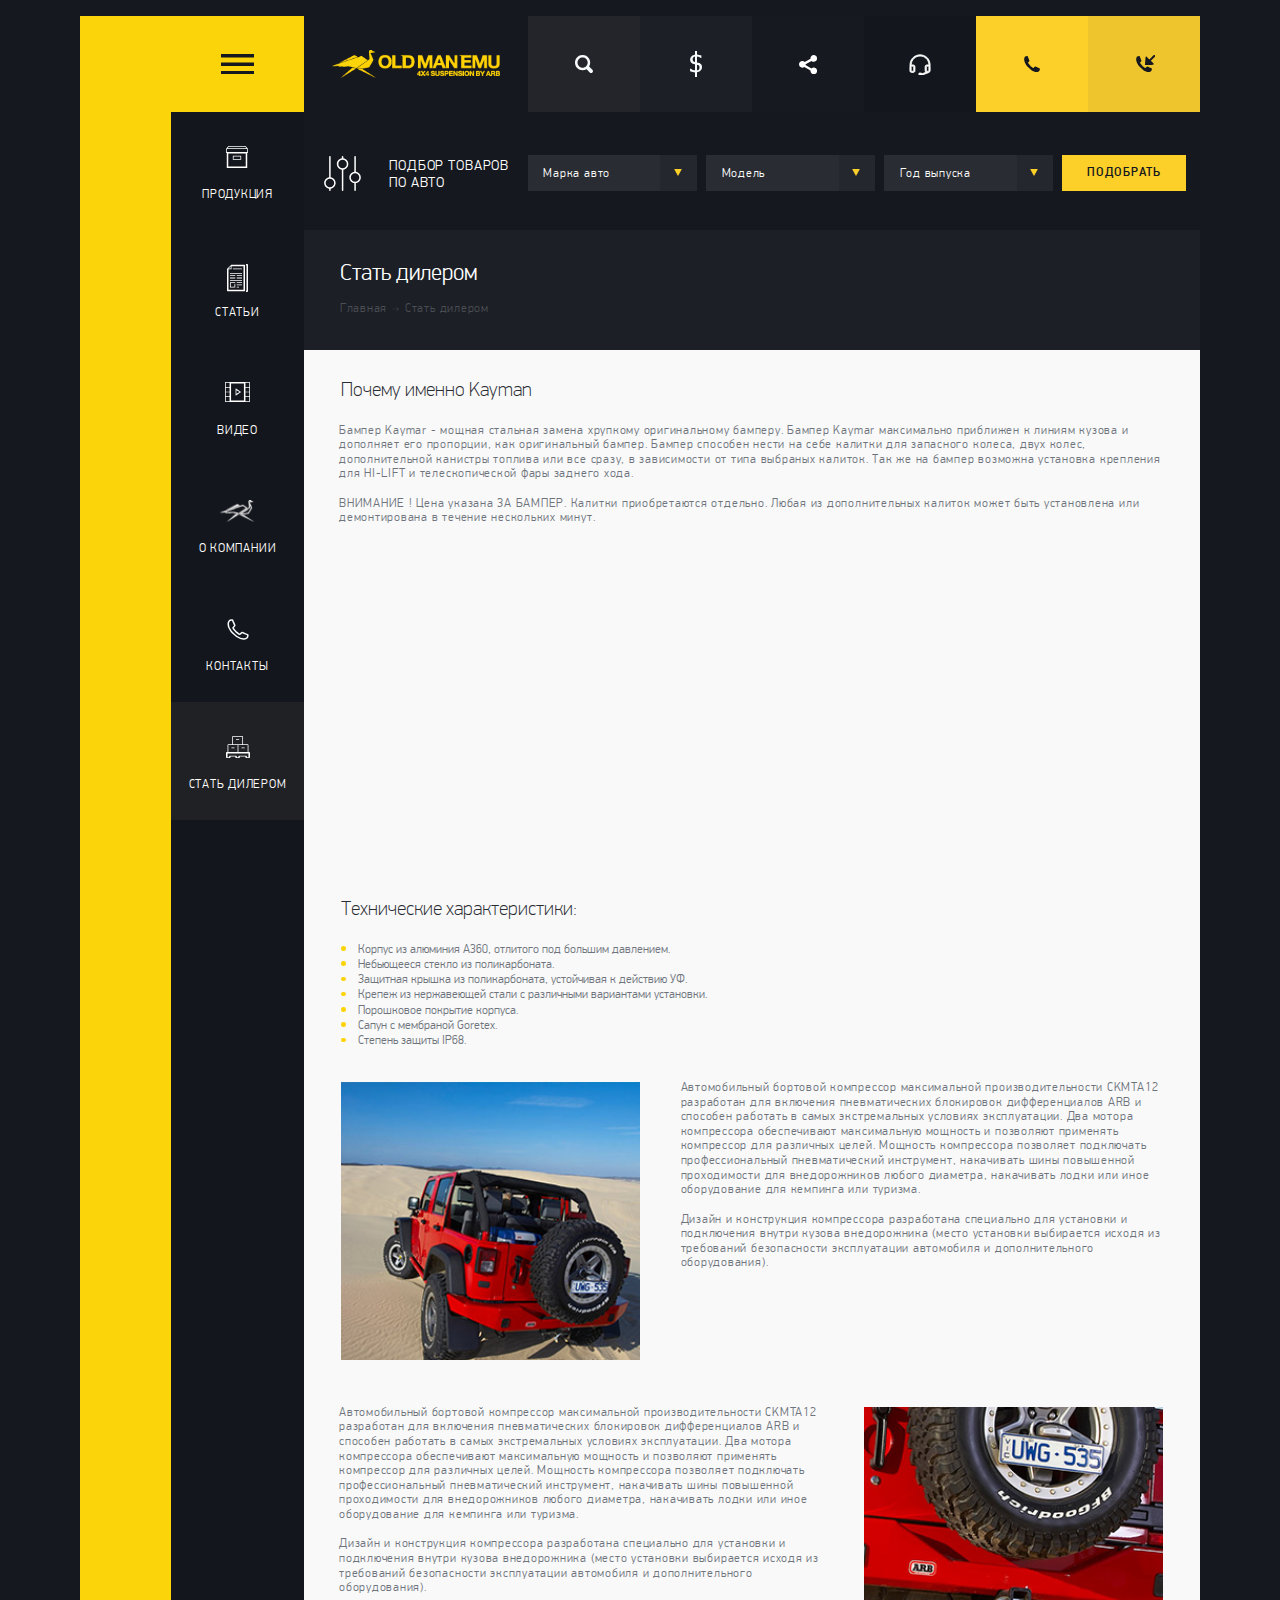
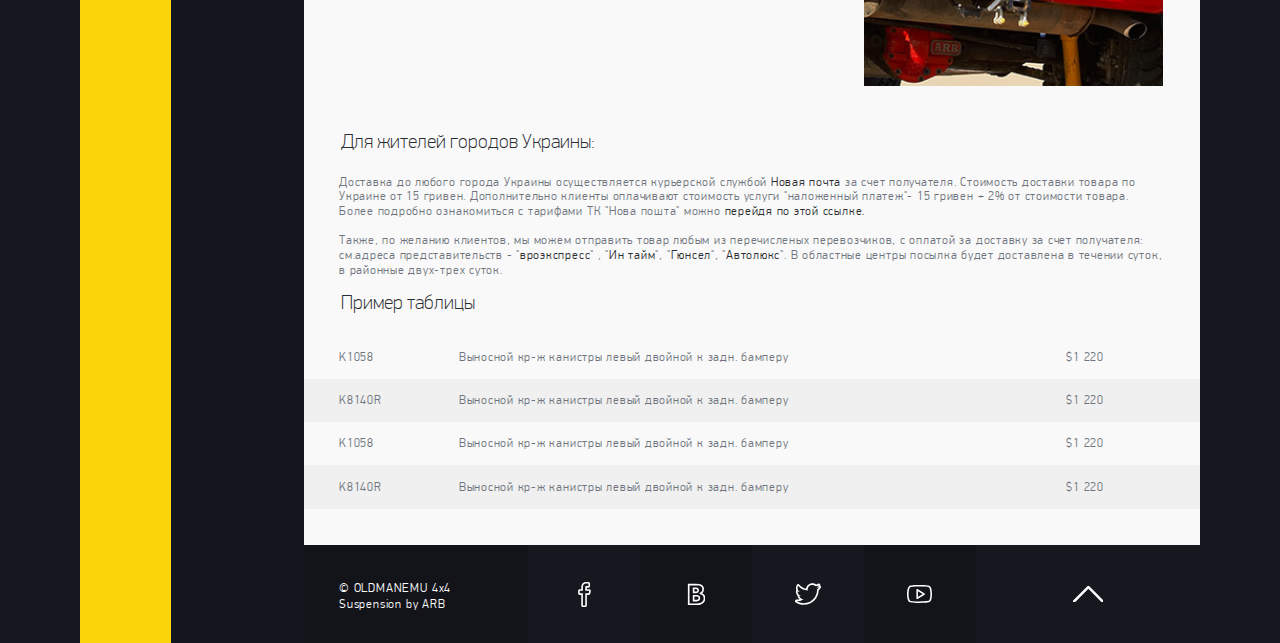
<file: docs/single-page.html>
<!DOCTYPE html>
<html lang="ru">
<head>
<meta charset="utf-8">
<title>oldmanemu</title>
<meta http-equiv="X-UA-Compatible" content="IE=edge,chrome=1">
<meta name="viewport" content="width=device-width, initial-scale=1, maximum-scale=1, user-scalable=no">
<link rel="shortcut icon" href="favicon.ico" type="image/x-icon">
<link rel="icon" href="favicon.ico" type="image/x-icon">
<!-- Latest compiled and minified CSS -->
<link rel="stylesheet" href="css/normalize.css" />
<link rel="stylesheet" href="css/style.css" type="text/css">
</head>
<body class="page-single">

<section class="main-section">
	<div class="topScroll"></div>
	<div class="content">
	
	<div class="main-content">
		<div class="section-left xs-hidden">
			<div class="section-left-content">
				<div class="burger-box">
					<span class="burger-nav mobile-nav"></span>
					<span class="burger-nav m2Lavel"></span>
				</div>
				<ul class="main-nav">
					<li>
						<a href="#" class="menuOpen">
							<span>
								<i class="i-nav-1"></i>
								<span>
									<span data-hover="Продукция">Продукция</span>
								</span>
							</span>
						</a>
					</li>					
					<li>
						<a href="articles.html">
							<span>
								<i class="i-nav-2"></i>
								<span>
									<span data-hover="Статьи">Статьи</span>
								</span>
							</span>
						</a>
					</li>					
					<li>
						<a href="video.html">
							<span>
								<i class="i-nav-3"></i>
								<span>
									<span data-hover="Видео">Видео</span>
								</span>
							</span>
						</a>
					</li>					
					<li>
						<a href="#">
							<span>
								<i class="i-nav-4"></i>
								<span>
									<span data-hover="О компании">О компании</span>
								</span>
							</span>
						</a>
					</li>					
					<li>
						<a href="contacts.html">
							<span>
								<i class="i-nav-5"></i>
								<span>
									<span data-hover="Контакты">Контакты</span>
								</span>
							</span>
						</a>
					</li>					
					<li>
						<a href="single-page.html" class="active-page">
							<span>
								<i class="i-nav-6"></i>
								<span>
									<span data-hover="Cтать дилером">Cтать дилером</span>
								</span>
							</span>
						</a>
					</li>
				</ul>					
			</div><!--/.section-left-content-->
		</div><!-- /.section-left -->
		
		<div class="section-content">
			<header>
				<div class="header-top">
				<div class="burger-box xs-visible">
					<span class="burger-nav mobile-nav"></span>
					<span class="burger-nav m2Lavel"></span>
				</div>				
					<div class="logo"><a href="home.html"><img src="images/logo.png" alt="#"></a></div>
					<ul class="header-phones">
						<li>
							<a href="#" data-box="list-phones" class="modal-link">
								<i class="phone-1"></i>
								<span class="i-txt">Телефоны</span>
							</a>
						</li>
						<li class="xs-hidden">
							<a href="#" data-box="callBox" class="modal-link callModal">
								<i class="phone-2"></i>
								<span class="i-txt">Заказ звонка</span>
							</a>
						</li>
					</ul>
				</div>
				<ul class="header-bottom">
					<li>
						<a href="#" class="i-btn-search modal-link" data-box="search-box">
							<i></i>
							<span class="i-txt">Поиск</span>
						</a>
					</li>
					<li id="selectCurrency">
						<a href="#" class="i-currency dollar">
							<span></span>
							<span class="i-txt">Валюта</span>	
						</a>
						<ul class="drop drop-currency">
							<li data-value="₴" class="grivna"><span><i>₴</i> <span>В гривнах</span></span></li>
							<li data-value="$" class="dollar"><span><i>$</i> <span>В долларах</span></span></li>
						</ul>
						<input type="hidden" id="valCurrency">
					</li>
					<li>
						<a href="#" class="i-share share-btn">
							<i></i>
							<span class="i-txt">Расшарить</span>
						</a>
						<ul class="drop drop-share">
							<li><a href="#" class="i-fb"><i></i></a></li>
							<li><a href="#" class="i-vk"><i></i></a></li>
							<li><a href="#" class="i-tw"><i></i></a></li>
						</ul>						
					</li>
					<li>
						<a href="#" data-box="consultant" class="i-consultant modal-link">
							<i></i>
							<span class="i-txt">Консультация</span>
						</a>
					</li>
				</ul>
			</header>
				
				<div class="podbor-container">

				<div class="podbor-title"><span class="open-accordion">ПодБОР товарОВ <br> по авто</span></div>		

							<div class="podbor-content podbor-accordion">								
								<form action="#" method="post">
									<div class="control-form control-select">
										<div class="select-box" id="select1">
											<span class="slct"><span>Марка авто</span></span>
											<ul class="drop-select">
												<li data-value="Ford"><span>Ford</span></li>
												<li data-value="Jeep"><span>Jeep</span></li>
												<li data-value="Land Rover"><span>Land Rover</span></li>
												<li data-value="Mercedes"><span>Mercedes</span></li>
												<li data-value="Mitsubishi"><span>Mitsubishi</span></li>
												<li data-value="Nissan"><span>Nissan</span></li>
												<li data-value="Toyota"><span>Toyota</span></li>
												<li data-value="Volkswagen"><span>Volkswagen</span></li>
											</ul>
											<input type="hidden" id="valSelect1">
										</div>
									</div>
									<div class="control-form control-select">
										<div class="select-box" id="select2">
											<span class="slct"><span>Модель</span></span>
											<ul class="drop-select">
												<li data-value="Ford"><span>Ford</span></li>
												<li data-value="Jeep"><span>Jeep</span></li>
												<li data-value="Land Rover"><span>Land Rover</span></li>
												<li data-value="Mercedes"><span>Mercedes</span></li>
												<li data-value="Mitsubishi"><span>Mitsubishi</span></li>
												<li data-value="Nissan"><span>Nissan</span></li>
												<li data-value="Toyota"><span>Toyota</span></li>
												<li data-value="Volkswagen"><span>Volkswagen</span></li>
											</ul>
											<input type="hidden" id="valSelect2">
										</div>
									</div>
									<div class="control-form control-select">
										<div class="select-box" id="select3">
											<span class="slct"><span>Год выпуска</span></span>
											<ul class="drop-select">
												<li data-value="Ford"><span>Ford</span></li>
												<li data-value="Jeep"><span>Jeep</span></li>
												<li data-value="Land Rover"><span>Land Rover</span></li>
												<li data-value="Mercedes"><span>Mercedes</span></li>
												<li data-value="Mitsubishi"><span>Mitsubishi</span></li>
												<li data-value="Nissan"><span>Nissan</span></li>
												<li data-value="Toyota"><span>Toyota</span></li>
												<li data-value="Volkswagen"><span>Volkswagen</span></li>
											</ul>
											<input type="hidden" id="valSelect3">
										</div>
									</div>
									<div class="control-form">
										<button type="submmit" class="btn"><span>Подобрать</span></button>
									</div>		
								</form>										
							</div><!-- /.podbor-content -->	

					</div><!-- /.podbor-container -->	

						<div class="pageTitleBox" data-ix="fade-from-left">
							<div class="pt-left single-pt-left" data-ix="fade-from-left-2">
								<div class="title">
									<h1>Стать дилером</h1>
								</div>
								<div class="breadcrumb-box" data-ix="fade-from-right">
									<ul class="breadcrumb">
										<li><a href="#" class="d-hover"><span data-hover="Главная">Главная</span></a></li>
										<li><span>Стать дилером</span></li>
									</ul>									
								</div>
							</div>
						</div><!-- /.pageTitleBox -->

									<div class="tab-content">
										<div class="tab-box active tab1">
											<div class="tab-box-text">
												<h2>Почему именно Kayman</h2>
												<p>Бампер Kaymar - мощная стальная замена хрупкому оригинальному бамперу. Бампер Kaymar максимально приближен к линиям кузова и дополняет его пропорции, как оригинальный бампер. Бампер способен нести на себе калитки для запасного колеса, двух колес, дополнительной канистры топлива или все сразу, в зависимости от типа выбраных калиток. Так же на бампер возможна установка крепления для HI-LIFT и телескопической фары заднего хода. </p>
												<p>ВНИМАНИЕ ! Цена указана ЗА БАМПЕР. Калитки приобретаются отдельно. Любая из дополнительных калиток может быть установлена или демонтирована в течение нескольких минут. </p>

												<div class="clear"></div>

												<div class="video-container">
													<div class="prVideo" data-youtube="1">
							                            <iframe src="https://www.youtube.com/embed/3qsuSVxvLjQ?rel=0&showinfo=0&controls=0&wmode=opaque" frameborder="0" allowfullscreen></iframe>
							                        </div> 
						                        </div>

						                        <div class="clear"></div>

												<h3>Технические характеристики:</h3>
												<ul class="simple-list">
													<li>Корпус из алюминия A360, отлитого под большим давлением.</li>
													<li>Небьющееся стекло из поликарбоната.</li>
													<li>Защитная крышка из поликарбоната, устойчивая к действию УФ.</li>
													<li>Крепеж из нержавеющей стали с различными вариантами установки.</li>
													<li>Порошковое покрытие корпуса.</li>
													<li>Сапун с мембраной Goretex.</li>
													<li>Степень защиты IP68.</li>
												</ul>
												<img src="images/img2.jpg" class="text-left" alt="#"> 
												<p>													
													Автомобильный бортовой компрессор максимальной производительности CKMTA12 разработан для включения пневматических блокировок дифференциалов ARB и способен работать в самых экстремальных условиях эксплуатации. Два мотора компрессора обеспечивают максимальную мощность и позволяют применять компрессор для различных целей. Мощность компрессора позволяет подключать профессиональный пневматический инструмент, накачивать шины повышенной проходимости для внедорожников любого диаметра, накачивать лодки или иное оборудование для кемпинга или туризма. 	
												</p>
												<p>Дизайн и конструкция компрессора разработана специально для установки и подключения внутри кузова внедорожника (место установки выбирается исходя из требований безопасности эксплуатации автомобиля и дополнительного оборудования).</p>
												
												<div class="clear"></div>

												<img src="images/img3.jpg" alt="#" class="text-right"> 
												<p>Автомобильный бортовой компрессор максимальной производительности CKMTA12 разработан для включения пневматических блокировок дифференциалов ARB и способен работать в самых экстремальных условиях эксплуатации. Два мотора компрессора обеспечивают максимальную мощность и позволяют применять компрессор для различных целей. Мощность компрессора позволяет подключать профессиональный пневматический инструмент, накачивать шины повышенной проходимости для внедорожников любого диаметра, накачивать лодки или иное оборудование для кемпинга или туризма. </p>
												<p>Дизайн и конструкция компрессора разработана специально для установки и подключения внутри кузова внедорожника (место установки выбирается исходя из требований безопасности эксплуатации автомобиля и дополнительного оборудования). </p>
												<div class="clear"></div>

												<h3>Для жителей городов Украины:</h3>
												<p>Доставка до любого города Украины осуществляется курьерской службой <a href="#">Новая почта</a> за счет получателя. Стоимость доставки товара по Украине от 15 гривен. Дополнительно клиенты оплачивают стоимость услуги "наложенный платеж"- 15 гривен + 2% от стоимости товара. Более подробно ознакомиться с тарифами ТК "Нова пошта" можно <a href="#">перейдя по этой ссылке.</a></p>

												<p>Также, по желанию клиентов, мы можем отправить товар любым из перечисленых перевозчиков, с оплатой за доставку за счет получателя: см.адреса представительств - "<a href="#">вроэкспресс</a>" , "<a href="#">Ин тайм</a>", "<a href="#">Гюнсел</a>", "<a href="#">Автолюкс</a>". В областные центры посылка будет доставлена в течении суток, в районные двух-трех суток.</p>

											<h3>Пример таблицы</h3>
											
											<table cellpadding="0" cellspacing="0" class="prTable">
												<tr>
													<td>K1058</td>
													<td>Выносной кр-ж канистры левый двойной к задн. бамперу</td>
													<td>$1 220</td>
												</tr>												
												<tr>
													<td>K8140R</td>
													<td>Выносной кр-ж канистры левый двойной к задн. бамперу</td>
													<td>$1 220</td>
												</tr>												
												<tr>
													<td>K1058</td>
													<td>Выносной кр-ж канистры левый двойной к задн. бамперу</td>
													<td>$1 220</td>
												</tr>												
												<tr>
													<td>K8140R</td>
													<td>Выносной кр-ж канистры левый двойной к задн. бамперу</td>
													<td>$1 220</td>
												</tr>
											</table>	

											</div><!-- /.tab-box-text -->
										</div><!-- /.tab-box-1 -->				
									</div><!-- /.tab-content -->


			<div class="section-modal"> <!-- style="display: block;" -->
				
				
				<ul class="list-phones box-modal">
					<li>
						<div><span>Днепр</span><a href="tel:0679452700">(067) 945-27-00</a></div>
					</li>
					<li>
						<div><span>Днепр</span><a href="tel:0632561580">(063) 256-15-80</a></div>
					</li>
					<li>
						<div><span>Киев</span><a href="tel:0442336580">(044) 233-65-80</a></div>
					</li>
					<li>
						<div><a href="#callOrder" class="modal-open"><span>Заказать</span> <span>звонок</span></a></div>
					</li>
				</ul><!-- /.list-phones -->
				
				<div class="search-box box-modal">									
					<div class="search-form">
						<form action="#" method="#">
							<div class="form-control-box">
								<input type="text" class="form-control" placeholder="Введите ключевые слова для поиска">
								<div class="error-text"><span>Пожалуйста, заполните поле</span></div>
							</div>
							<div class="form-control-action">
								<button type="submit" class="btn-sub"><span class="icon-search"></span></button>
							</div>
						</form>
					</div>
				</div><!-- /.search-box -->

				<div class="consultant box-modal">
					<div class="consultant-online">
						<span class="consultant-title">Консультация онлайн</span>
							<span class="consult-close close"></span>
						<div class="consult-form">
							<form action="#" method="post">
								<div class="consult-control-box">
									<input type="text" class="form-control" placeholder="Ваше имя">
									<div class="error-text"><span>Пожалуйста, заполните поле</span></div>
								</div>
								<div class="consult-control-box">
									<input type="text" class="form-control" placeholder="Номер вашего телефона">
									<div class="error-text"><span>Пожалуйста, заполните поле</span></div>
								</div>
								<div class="consult-control-box">
									<textarea class="form-control" placeholder="Опишите вкратце возникшую проблему"></textarea>
									<div class="error-text"><span>Пожалуйста, заполните поле</span></div>
								</div>
								<div class="consult-control-box">
									<button type="submit" class="btn-sub consult-btn"><span>Отправить</span></button>
								</div>
							</form>
						</div>
					</div>
				</div><!-- /.consultant -->


				<div class="callBox box-modal">
					<div class="consultant-online">
						<span class="consultant-title">Мы Вам перезвоним</span>
							<span class="call-close close"></span>
						<div class="consult-form">
							<form action="#" method="post">
								<div class="consult-control-box">
									<input type="text" class="form-control" placeholder="Ваше имя">
									<div class="error-text"><span>Пожалуйста, заполните поле</span></div>
								</div>
								<div class="consult-control-box error">
									<input type="text" class="form-control" placeholder="Номер вашего телефона">
									<div class="error-text"><span>Пожалуйста, заполните поле</span></div>
								</div>
								<div class="consult-control-box">
									<input type="text" class="form-control" placeholder="Когда и во сколько Вам удобно позвонить?">
									<div class="error-text"><span>Пожалуйста, заполните поле</span></div>
								</div>								
								<div class="consult-control-box">
									<button type="submit" class="btn-sub consult-btn"><span>Отправить</span></button>
								</div>
							</form>
						</div>
					</div>
				</div><!-- /.consultant -->				

			</div><!-- /.section-modal -->
			
			


		<div class="menu__container">
			<div class="menu__content">

                <ul class="main-nav mainNavMobile">
                    <li>
                        <a href="#" data-box="prCatMobile" class="cat-menu mobile-link">
                            <span>
                                <i class="i-nav-1"></i>
                                <span>
                                    <span data-hover="Продукция">Продукция</span>
                                </span>
                            </span>
                        </a>
                    </li>                   
                    <li>
                        <a href="#">
                            <span>
                                <i class="i-nav-2"></i>
                                <span>
                                    <span data-hover="Статьи">Статьи</span>
                                </span>
                            </span>
                        </a>
                    </li>                   
                    <li>
                        <a href="video.html">
                            <span>
                                <i class="i-nav-3"></i>
                                <span>
                                    <span data-hover="Видео">Видео</span>
                                </span>
                            </span>
                        </a>
                    </li>                   
                    <li>
                        <a href="#">
                            <span>
                                <i class="i-nav-4"></i>
                                <span>
                                    <span data-hover="О компании">О компании</span>
                                </span>
                            </span>
                        </a>
                    </li>                   
                    <li>
                        <a href="contacts.html">
                            <span>
                                <i class="i-nav-5"></i>
                                <span>
                                    <span data-hover="Контакты">Контакты</span>
                                </span>
                            </span>
                        </a>
                    </li>                   
                    <li>
                        <a href="single-page.html">
                            <span>
                                <i class="i-nav-6"></i>
                                <span>
                                    <span data-hover="Cтать дилером">Cтать дилером</span>
                                </span>
                            </span>
                        </a>
                    </li>                    
                    <li>
                        <a href="payment.html">
                            <span>
                                <i class="i-nav-8"></i>
                                <span>
                                    <span data-hover="Оплата">Оплата</span>
                                </span>
                            </span>
                        </a>
                    </li>                    
                    <li>
                        <a href="delivery.html">
                            <span>
                                <i class="i-nav-7"></i>
                                <span>
                                    <span data-hover="Доставка">Доставка</span>
                                </span>
                            </span>
                        </a>
                    </li>
                </ul>
	

				<ul class="product-cat prCatMobile">
					<li>
						<a href="#" data-sub="sm2" class="link-sub"><span class="pr-catImg loader catImgM"><img src="images/categories/cat1.jpg" alt="#"></span>
						<span class="pr-catLink"><span>Экстерьер</span></span></a>
					</li>
					<li>
						<a href="#" data-sub="sm1" class="link-sub"><span class="pr-catImg loader catImgM"><img src="images/categories/cat2.jpg" alt="#"></span>
						<span class="pr-catLink"><span>Подвеска</span></span></a>
					</li>
					<li>
						<a href="#"><span class="pr-catImg loader catImgM"><img src="images/categories/cat3.jpg" alt="#"></span>
						<span class="pr-catLink"><span>Лебедки</span></span></a>
					</li>
					<li>
						<a href="#"><span class="pr-catImg loader catImgM"><img src="images/categories/cat4.jpg" alt="#"></span>
						<span class="pr-catLink"><span>Колеса и тормоза</span></span></a>
					</li>
					<li>
						<a href="#"><span class="pr-catImg loader catImgM"><img src="images/categories/cat5.jpg" alt="#"></span>
						<span class="pr-catLink"><span>Трансмиссия</span></span></a>
					</li>
					<li>
						<a href="#"><span class="pr-catImg loader catImgM"><img src="images/categories/cat6.jpg" alt="#"></span>
						<span class="pr-catLink"><span>Оптика</span></span></a>
					</li>
					<li>
						<a href="#"><span class="pr-catImg loader catImgM"><img src="images/categories/cat7.jpg" alt="#"></span>
						<span class="pr-catLink"><span>Такелаж</span></span></a>
					</li>
					<li>
						<a href="#"><span class="pr-catImg loader catImgM"><img src="images/categories/cat8.jpg" alt="#"></span>
						<span class="pr-catLink"><span>Путешествие и туризм</span></span></a>
					</li>
				</ul><!-- /.product-cat -->
				
				<div class="subMenuBox">
					<ul class="subMenu-2 sm1">
						<li><a href="#"><span>Амортизаторы Old Man Emu BP-51</span></a></li>
						<li><a href="#"><span>Бамперы задние KAYMAR</span></a></li>
						<li><a href="#"><span>Защита днища автомобиля ARB</span></a></li>
						<li><a href="#"><span>Расширители ступицы Hofmann</span></a></li>
						<li><a href="#"><span>Тормозные диски DBA</span></a></li>
						<li><a href="#"><span>Тормозные колодки HAWK</span></a></li>
						<li><a href="#"><span>Подвеска для внедорожников</span></a></li>
						<li><a href="#"><span>Амортизаторы old man emu Nitrocharger</span></a></li>
						<li><a href="#"><span>Амортизаторы old man emu Nitrocharger sport</span></a></li>
						<li><a href="#"><span>Амортизаторы old man emu Nitrocharger Sport Nitro Milosa</span></a></li>
						<li><a href="#"><span>Пружины</span></a></li>
						<li><a href="#"><span>Рессорные серьги old man emu</span></a></li>
						<li><a href="#"><span>Торсионы old man emu</span></a></li>
						<li><a href="#"><span>Рессоры old man emu</span></a></li>
						<li><a href="#"><span>Бампера ARB</span></a></li>
						<li><a href="#"><span>Бампера ARB</span></a></li>
						<li><a href="#"><span>Амортизаторы Old Man Emu BP-51</span></a></li>
						<li><a href="#"><span>Бамперы задние KAYMAR</span></a></li>
						<li><a href="#"><span>Защита днища автомобиля ARB</span></a></li>
						<li><a href="#"><span>Расширители ступицы Hofmann</span></a></li>
						<li><a href="#"><span>Тормозные диски DBA</span></a></li>
					</ul>					

					<ul class="subMenu-2 sm2">
						<li><a href="#"><span>Бампера ARB</span></a></li>
						<li><a href="#"><span>Бампера ARB</span></a></li>
						<li><a href="#"><span>Амортизаторы Old Man Emu BP-51</span></a></li>
						<li><a href="#"><span>Бамперы задние KAYMAR</span></a></li>
						<li><a href="#"><span>Защита днища автомобиля ARB</span></a></li>
						<li><a href="#"><span>Расширители ступицы Hofmann</span></a></li>
						<li><a href="#"><span>Тормозные диски DBA</span></a></li>
						<li><a href="#"><span>Амортизаторы Old Man Emu BP-51</span></a></li>
						<li><a href="#"><span>Бамперы задние KAYMAR</span></a></li>
						<li><a href="#"><span>Защита днища автомобиля ARB</span></a></li>
						<li><a href="#"><span>Расширители ступицы Hofmann</span></a></li>
						<li><a href="#"><span>Тормозные диски DBA</span></a></li>
						<li><a href="#"><span>Тормозные колодки HAWK</span></a></li>
						<li><a href="#"><span>Подвеска для внедорожников</span></a></li>
						<li><a href="#"><span>Амортизаторы old man emu Nitrocharger</span></a></li>
						<li><a href="#"><span>Амортизаторы old man emu Nitrocharger sport</span></a></li>
						<li><a href="#"><span>Амортизаторы old man emu Nitrocharger Sport Nitro Milosa</span></a></li>
						<li><a href="#"><span>Пружины</span></a></li>
					</ul>					

				</div><!-- /.subMenuBox -->


			</div>
		</div><!-- /.menu__container -->		

		</div><!-- /.section-content -->

		<footer>
			<ul class="soc-list">
				<li data-ix="nav-f-1"><a href="#"><i class="icon-fb"></i></a></li>
				<li data-ix="nav-f-2"><a href="#"><i class="icon-vk"></i></a></li>
				<li data-ix="nav-f-3"><a href="#"><i class="icon-tw"></i></a></li>
				<li data-ix="nav-f-4"><a href="#"><i class="icon-yt"></i></a></li>
			</ul>
			<div class="footer-bottom">
				<div class="copy" data-ix="fade-scroll-left">
					<span>&copy; OLDMANEMU 4x4 Suspension by ARB</span>
				</div>
				<div class="btn-top" data-ix="fade-scroll-right"></div>				
			</div>
		</footer>
	
	</div><!-- /.main-content -->

	</div><!-- /.content -->	
</section><!--/.main-section -->

<div id="callOrder" class="mfp-hide">
    <div class="modal__container">
					<div class="consultant-online">
						<span class="consultant-title">Мы Вам перезвоним</span>
							<span class="close mfp-close"></span>
						<div class="consult-form">
							<form action="#" method="post">
								<div class="consult-control-box">
									<input type="text" class="form-control" placeholder="Ваше имя">
									<div class="error-text"><span>Пожалуйста, заполните поле</span></div>
								</div>
								<div class="consult-control-box error">
									<input type="text" class="form-control" placeholder="Номер вашего телефона">
									<div class="error-text"><span>Пожалуйста, заполните поле</span></div>
								</div>
								<div class="consult-control-box">
									<input type="text" class="form-control" placeholder="Когда и во сколько Вам удобно позвонить?">
									<div class="error-text"><span>Пожалуйста, заполните поле</span></div>
								</div>								
								<div class="consult-control-box">
									<button type="submit" class="btn-sub consult-btn"><span>Отправить</span></button>
								</div>
							</form>
						</div>
					</div>
    </div><!-- /.modal__container -->
</div>




<script src="js/jquery.min.js"></script>
<!--[if lt IE 9]>      
    <script src="http://html5shiv.googlecode.com/svn/trunk/html5.js "></script>
    <script src="https://oss.maxcdn.com/html5shiv/3.7.2/html5shiv.min.js"></script>
    <script src="https://oss.maxcdn.com/respond/1.4.2/respond.min.js"></script>
    <script src="http://ie7-js.googlecode.com/svn/version/2.1(beta4)/IE9.js"></script>
    <script src="http://cdnjs.cloudflare.com/ajax/libs/placeholders/3.0.2/placeholders.min.js"></script>  
<![endif]-->   
<script src="js/slick.min.js"></script>
<script src="js/jquery.magnific-popup.min.js"></script>
<script src="js/jquery.scrollTo-min.js"></script>
<script src="js/script.js"></script>
<script src="js/webflow.js"></script>
<script src="js/modernizr.js"></script>
</body>
</html>
</file>
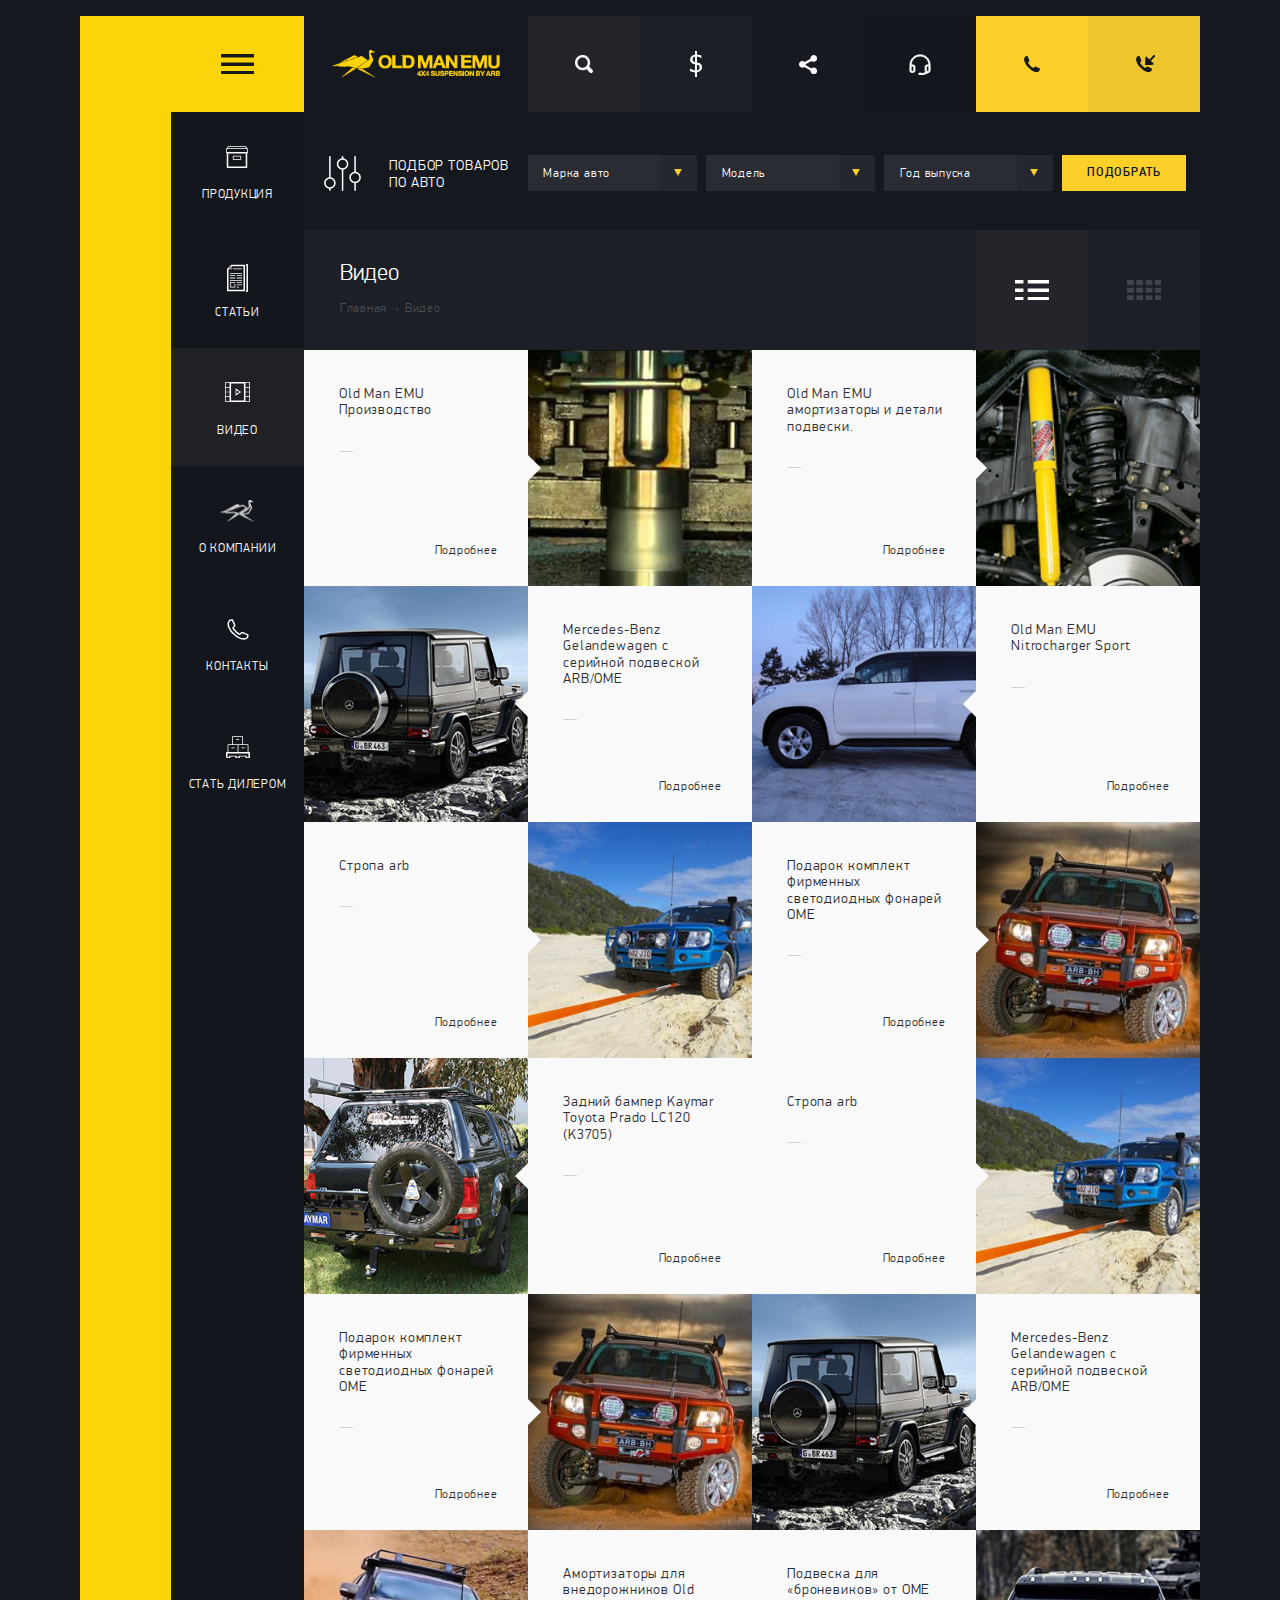
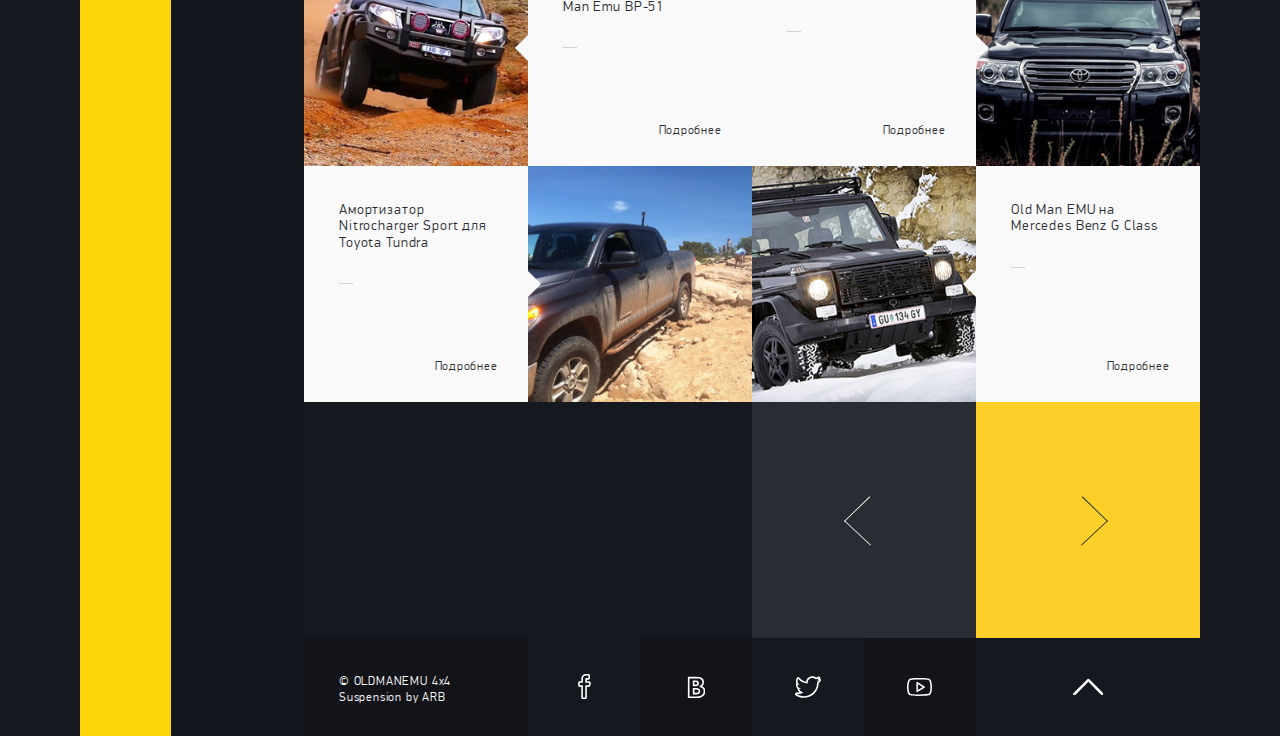
<file: docs/video.html>
<!DOCTYPE html>
<html lang="ru">
<head>
<meta charset="utf-8">
<title>oldmanemu</title>
<meta http-equiv="X-UA-Compatible" content="IE=edge,chrome=1">
<meta name="viewport" content="width=device-width, initial-scale=1, maximum-scale=1, user-scalable=no">
<link rel="shortcut icon" href="favicon.ico" type="image/x-icon">
<link rel="icon" href="favicon.ico" type="image/x-icon">
<!-- Latest compiled and minified CSS -->
<link rel="stylesheet" href="css/normalize.css" />
<link rel="stylesheet" href="css/style.css" type="text/css">
</head>
<body class="page-video">

<section class="main-section">
	<div class="topScroll"></div>
	<div class="content">
	
	<div class="main-content">
		<div class="section-left xs-hidden">
			<div class="section-left-content">
				<div class="burger-box">
					<span class="burger-nav mobile-nav"></span>
					<span class="burger-nav m2Lavel"></span>
				</div>
				<ul class="main-nav">
					<li>
						<a href="#" class="menuOpen">
							<span>
								<i class="i-nav-1"></i>
								<span>
									<span data-hover="Продукция">Продукция</span>
								</span>
							</span>
						</a>
					</li>					
					<li>
						<a href="articles.html">
							<span>
								<i class="i-nav-2"></i>
								<span>
									<span data-hover="Статьи">Статьи</span>
								</span>
							</span>
						</a>
					</li>					
					<li>
						<a href="video.html" class="active-page">
							<span>
								<i class="i-nav-3"></i>
								<span>
									<span data-hover="Видео">Видео</span>
								</span>
							</span>
						</a>
					</li>					
					<li>
						<a href="#">
							<span>
								<i class="i-nav-4"></i>
								<span>
									<span data-hover="О компании">О компании</span>
								</span>
							</span>
						</a>
					</li>					
					<li>
						<a href="contacts.html">
							<span>
								<i class="i-nav-5"></i>
								<span>
									<span data-hover="Контакты">Контакты</span>
								</span>
							</span>
						</a>
					</li>					
					<li>
						<a href="single-page.html">
							<span>
								<i class="i-nav-6"></i>
								<span>
									<span data-hover="Cтать дилером">Cтать дилером</span>
								</span>
							</span>
						</a>
					</li>
				</ul>							
			</div><!--/.section-left-content-->
		</div><!-- /.section-left -->
		
		<div class="section-content">
			<header>
				<div class="header-top">
				<div class="burger-box xs-visible">
					<span class="burger-nav mobile-nav"></span>
					<span class="burger-nav m2Lavel"></span>
				</div>				
					<div class="logo"><a href="home.html"><img src="images/logo.png" alt="#"></a></div>
					<ul class="header-phones">
						<li>
							<a href="#" data-box="list-phones" class="modal-link">
								<i class="phone-1"></i>
								<span class="i-txt">Телефоны</span>
							</a>
						</li>
						<li class="xs-hidden">
							<a href="#" data-box="callBox" class="modal-link callModal">
								<i class="phone-2"></i>
								<span class="i-txt">Заказ звонка</span>
							</a>
						</li>
					</ul>
				</div>
				<ul class="header-bottom">
					<li>
						<a href="#" class="i-btn-search modal-link" data-box="search-box">
							<i></i>
							<span class="i-txt">Поиск</span>
						</a>
					</li>
					<li id="selectCurrency">
						<a href="#" class="i-currency dollar">
							<span></span>
							<span class="i-txt">Валюта</span>	
						</a>
						<ul class="drop drop-currency">
							<li data-value="₴" class="grivna"><span><i>₴</i> <span>В гривнах</span></span></li>
							<li data-value="$" class="dollar"><span><i>$</i> <span>В долларах</span></span></li>
						</ul>
						<input type="hidden" id="valCurrency">
					</li>
					<li>
						<a href="#" class="i-share share-btn">
							<i></i>
							<span class="i-txt">Расшарить</span>
						</a>
						<ul class="drop drop-share">
							<li><a href="#" class="i-fb"><i></i></a></li>
							<li><a href="#" class="i-vk"><i></i></a></li>
							<li><a href="#" class="i-tw"><i></i></a></li>
						</ul>						
					</li>
					<li>
						<a href="#" data-box="consultant" class="i-consultant modal-link">
							<i></i>
							<span class="i-txt">Консультация</span>
						</a>
					</li>
				</ul>
			</header>
				
				<div class="podbor-container">

				<div class="podbor-title"><span class="open-accordion">ПодБОР товарОВ <br> по авто</span></div>		

							<div class="podbor-content podbor-accordion">								
								<form action="#" method="post">
									<div class="control-form control-select">
										<div class="select-box" id="select1">
											<span class="slct"><span>Марка авто</span></span>
											<ul class="drop-select">
												<li data-value="Ford"><span>Ford</span></li>
												<li data-value="Jeep"><span>Jeep</span></li>
												<li data-value="Land Rover"><span>Land Rover</span></li>
												<li data-value="Mercedes"><span>Mercedes</span></li>
												<li data-value="Mitsubishi"><span>Mitsubishi</span></li>
												<li data-value="Nissan"><span>Nissan</span></li>
												<li data-value="Toyota"><span>Toyota</span></li>
												<li data-value="Volkswagen"><span>Volkswagen</span></li>
											</ul>
											<input type="hidden" id="valSelect1">
										</div>
									</div>
									<div class="control-form control-select">
										<div class="select-box" id="select2">
											<span class="slct"><span>Модель</span></span>
											<ul class="drop-select">
												<li data-value="Ford"><span>Ford</span></li>
												<li data-value="Jeep"><span>Jeep</span></li>
												<li data-value="Land Rover"><span>Land Rover</span></li>
												<li data-value="Mercedes"><span>Mercedes</span></li>
												<li data-value="Mitsubishi"><span>Mitsubishi</span></li>
												<li data-value="Nissan"><span>Nissan</span></li>
												<li data-value="Toyota"><span>Toyota</span></li>
												<li data-value="Volkswagen"><span>Volkswagen</span></li>
											</ul>
											<input type="hidden" id="valSelect2">
										</div>
									</div>
									<div class="control-form control-select">
										<div class="select-box" id="select3">
											<span class="slct"><span>Год выпуска</span></span>
											<ul class="drop-select">
												<li data-value="Ford"><span>Ford</span></li>
												<li data-value="Jeep"><span>Jeep</span></li>
												<li data-value="Land Rover"><span>Land Rover</span></li>
												<li data-value="Mercedes"><span>Mercedes</span></li>
												<li data-value="Mitsubishi"><span>Mitsubishi</span></li>
												<li data-value="Nissan"><span>Nissan</span></li>
												<li data-value="Toyota"><span>Toyota</span></li>
												<li data-value="Volkswagen"><span>Volkswagen</span></li>
											</ul>
											<input type="hidden" id="valSelect3">
										</div>
									</div>
									<div class="control-form">
										<button type="submmit" class="btn"><span>Подобрать</span></button>
									</div>		
								</form>										
							</div><!-- /.podbor-content -->	

					</div><!-- /.podbor-container -->	

						<div class="pageTitleBox" data-ix="fade-from-left">
							<div class="pt-left">
								<div class="title" data-ix="fade-from-left-2">
									<h1>Видео</h1>
								</div>
								<div class="breadcrumb-box" data-ix="fade-from-right">
									<ul class="breadcrumb">
										<li><a href="#" class="d-hover"><span data-hover="Главная">Главная</span></a></li>
										<li><span>Видео</span></li>
									</ul>									
								</div>
							</div>

							<div class="pt-right pt-rightV">
								<ul class="pt-list list-view">
									<li class="v-l" data-ix="fade-from-bottom"><span class="pt-l-box" data-view="view-list"><i class="pt-icon-1 icon-v-list"></i></span></li>
									<li class="active v-b" data-ix="fade-from-bottom-2"><span class="pt-l-box" data-view="view-box"><i class="pt-icon-2 icon-v-box"></i></span></li>
								</ul>
							</div>
						</div><!-- /.pageTitleBox -->	

			
			<div class="section-modal"> <!-- style="display: block;" -->
				
				
				<ul class="list-phones box-modal">
					<li>
						<div><span>Днепр</span><a href="tel:0679452700">(067) 945-27-00</a></div>
					</li>
					<li>
						<div><span>Днепр</span><a href="tel:0632561580">(063) 256-15-80</a></div>
					</li>
					<li>
						<div><span>Киев</span><a href="tel:0442336580">(044) 233-65-80</a></div>
					</li>
					<li>
						<div><a href="#callOrder" class="modal-open"><span>Заказать</span> <span>звонок</span></a></div>
					</li>
				</ul><!-- /.list-phones -->
				
				<div class="search-box box-modal">									
					<div class="search-form">
						<form action="#" method="#">
							<div class="form-control-box">
								<input type="text" class="form-control" placeholder="Введите ключевые слова для поиска">
								<div class="error-text"><span>Пожалуйста, заполните поле</span></div>
							</div>
							<div class="form-control-action">
								<button type="submit" class="btn-sub"><span class="icon-search"></span></button>
							</div>
						</form>
					</div>
				</div><!-- /.search-box -->

				<div class="consultant box-modal">
					<div class="consultant-online">
						<span class="consultant-title">Консультация онлайн</span>
							<span class="consult-close close"></span>
						<div class="consult-form">
							<form action="#" method="post">
								<div class="consult-control-box">
									<input type="text" class="form-control" placeholder="Ваше имя">
									<div class="error-text"><span>Пожалуйста, заполните поле</span></div>
								</div>
								<div class="consult-control-box">
									<input type="text" class="form-control" placeholder="Номер вашего телефона">
									<div class="error-text"><span>Пожалуйста, заполните поле</span></div>
								</div>
								<div class="consult-control-box">
									<textarea class="form-control" placeholder="Опишите вкратце возникшую проблему"></textarea>
									<div class="error-text"><span>Пожалуйста, заполните поле</span></div>
								</div>
								<div class="consult-control-box">
									<button type="submit" class="btn-sub consult-btn"><span>Отправить</span></button>
								</div>
							</form>
						</div>
					</div>
				</div><!-- /.consultant -->


				<div class="callBox box-modal">
					<div class="consultant-online">
						<span class="consultant-title">Мы Вам перезвоним</span>
							<span class="call-close close"></span>
						<div class="consult-form">
							<form action="#" method="post">
								<div class="consult-control-box">
									<input type="text" class="form-control" placeholder="Ваше имя">
									<div class="error-text"><span>Пожалуйста, заполните поле</span></div>
								</div>
								<div class="consult-control-box error">
									<input type="text" class="form-control" placeholder="Номер вашего телефона">
									<div class="error-text"><span>Пожалуйста, заполните поле</span></div>
								</div>
								<div class="consult-control-box">
									<input type="text" class="form-control" placeholder="Когда и во сколько Вам удобно позвонить?">
									<div class="error-text"><span>Пожалуйста, заполните поле</span></div>
								</div>								
								<div class="consult-control-box">
									<button type="submit" class="btn-sub consult-btn"><span>Отправить</span></button>
								</div>
							</form>
						</div>
					</div>
				</div><!-- /.consultant -->				

			</div><!-- /.section-modal -->
			
			<div class="section-slider view-box">
				<div class="pr-slider slider">

					<div class="product-slider">


						<div class="product-content color2">
							<div class="product-img loader" data-ix="scale-on-load-delay-200">
								<a href="#">
									<img src="images/product/pr15.jpg" alt="#">
									<i class="product-corner"></i>
								</a>
							</div>						
							<div class="product-box" data-ix="scale-on-load-delay-100">
								<div class="podbor-corner"></div>
								<div class="product-top"><a href="single-item.html" class="pr-title">Old Man EMU Производство</a></div>
								<div class="product-bottom">
									<a href="single-item.html" class="product-link d-hover"><span data-hover="Подробнее">Подробнее</span></a>
								</div>
								<div class="pr-text">
									<p>Бампер Kaymar - мощная стальная замена хрупкому оригинальному бамперу. 
Бампер Kaymar максимально приближен к линиям кузова и дополняет его пропорции, как оригинальный бампер. <br> Бампер способен нести на себе калитки для запасного колеса, двух колес, дополнительной канистры топлива или все сразу, в зависимости от типа выбраных калиток. Так же на бампер возможна установка крепления для HI-LIFT и телескопической фары заднего хода...</p>
								</div>
							</div>
							<div class="productBox-right" data-ix="fade-scroll-right">
								<div class="see-box">
									<a href="single-page.html" class="see-link">
										<span class="see-link-block">
											<i></i>
											<span>
												<span>
													<span data-hover="Смотреть">Смотреть</span>
												</span>
											</span>
										</span>
									</a>
								</div>
							</div>
						</div><!-- /.product-content 1-->

						<div class="product-content color2">
							<div class="product-img loader" data-ix="scale-on-load-delay-400">
								<a href="#">
									<img src="images/product/pr16.jpg" alt="#">
									<i class="product-corner"></i>
								</a>
							</div>						
							<div class="product-box" data-ix="scale-on-load-delay-300">
								<div class="podbor-corner"></div>
								<div class="product-top"><a href="single-item.html" class="pr-title">Old Man EMU амортизаторы и детали подвески.</a></div>
								<div class="product-bottom">
									<a href="single-item.html" class="product-link d-hover"><span data-hover="Подробнее">Подробнее</span></a>
								</div>
								<div class="pr-text">
									<p>Бампер Kaymar - мощная стальная замена хрупкому оригинальному бамперу. 
Бампер Kaymar максимально приближен к линиям кузова и дополняет его пропорции, как оригинальный бампер. <br> Бампер способен нести на себе калитки для запасного колеса, двух колес, дополнительной канистры топлива или все сразу, в зависимости от типа выбраных калиток. Так же на бампер возможна установка крепления для HI-LIFT и телескопической фары заднего хода...</p>
								</div>
							</div>
							<div class="productBox-right" data-ix="fade-scroll-right">
								<div class="see-box">
									<a href="single-page.html" class="see-link">
										<span class="see-link-block">
											<i></i>
											<span>
												<span>
													<span data-hover="Смотреть">Смотреть</span>
												</span>
											</span>
										</span>
									</a>
								</div>
							</div>
						</div><!-- /.product-content 1-->	

						<div class="product-content color2">
							<div class="product-img loader" data-ix="scale-on-scroll-delay-100">
								<a href="#">
									<img src="images/product/pr6.jpg" alt="#">
									<i class="product-corner"></i>
								</a>
							</div>						
							<div class="product-box" data-ix="scale-on-scroll-delay-200">
								<div class="podbor-corner"></div>
								<div class="product-top"><a href="single-item.html" class="pr-title">Mercedes-Benz Gelandewagen с серийной подвеской ARB/OME</a></div>
								<div class="product-bottom">
									<a href="single-item.html" class="product-link d-hover"><span data-hover="Подробнее">Подробнее</span></a>
								</div>
								<div class="pr-text">
									<p>Бампер Kaymar - мощная стальная замена хрупкому оригинальному бамперу. 
Бампер Kaymar максимально приближен к линиям кузова и дополняет его пропорции, как оригинальный бампер. <br> Бампер способен нести на себе калитки для запасного колеса, двух колес, дополнительной канистры топлива или все сразу, в зависимости от типа выбраных калиток. Так же на бампер возможна установка крепления для HI-LIFT и телескопической фары заднего хода...</p>
								</div>								
							</div>
							<div class="productBox-right" data-ix="fade-scroll-right">
								<div class="see-box">
									<a href="single-page.html" class="see-link">
										<span class="see-link-block">
											<i></i>
											<span>
												<span>
													<span data-hover="Смотреть">Смотреть</span>
												</span>
											</span>
										</span>
									</a>
								</div>
							</div>							
						</div><!-- /.product-content 3-->


						<div class="product-content color2">
							<div class="product-img loader" data-ix="scale-on-scroll-delay-100">
								<a href="#">
									<img src="images/product/pr17.jpg" alt="#">
									<i class="product-corner"></i>
								</a>
							</div>						
							<div class="product-box" data-ix="scale-on-scroll-delay-200">
								<div class="podbor-corner"></div>
								<div class="product-top"><a href="single-item.html" class="pr-title">Old Man EMU Nitrocharger Sport</a></div>
								<div class="product-bottom">
									<a href="single-item.html" class="product-link d-hover"><span data-hover="Подробнее">Подробнее</span></a>
								</div>
								<div class="pr-text">
									<p>Бампер Kaymar - мощная стальная замена хрупкому оригинальному бамперу. 
Бампер Kaymar максимально приближен к линиям кузова и дополняет его пропорции, как оригинальный бампер. <br> Бампер способен нести на себе калитки для запасного колеса, двух колес, дополнительной канистры топлива или все сразу, в зависимости от типа выбраных калиток. Так же на бампер возможна установка крепления для HI-LIFT и телескопической фары заднего хода...</p>
								</div>								
							</div>
							<div class="productBox-right" data-ix="fade-scroll-right">
								<div class="see-box">
									<a href="single-page.html" class="see-link">
										<span class="see-link-block">
											<i></i>
											<span>
												<span>
													<span data-hover="Смотреть">Смотреть</span>
												</span>
											</span>
										</span>
									</a>
								</div>
							</div>							
						</div><!-- /.product-content 3-->																		

						<div class="product-content color2">
							<div class="product-img loader" data-ix="scale-on-scroll-delay-100">
								<a href="#">
									<img src="images/product/pr4.jpg" alt="#">
									<i class="product-corner"></i>
								</a>
							</div>						
							<div class="product-box" data-ix="scale-on-scroll-delay-200">
								<div class="podbor-corner"></div>
								<div class="product-top"><a href="single-item.html" class="pr-title">Стропа arb</a></div>
								<div class="product-bottom">
									<a href="single-item.html" class="product-link d-hover"><span data-hover="Подробнее">Подробнее</span></a>
								</div>
								<div class="pr-text">
									<p>Бампер Kaymar - мощная стальная замена хрупкому оригинальному бамперу. 
Бампер Kaymar максимально приближен к линиям кузова и дополняет его пропорции, как оригинальный бампер. <br> Бампер способен нести на себе калитки для запасного колеса, двух колес, дополнительной канистры топлива или все сразу, в зависимости от типа выбраных калиток. Так же на бампер возможна установка крепления для HI-LIFT и телескопической фары заднего хода...</p>
								</div>
							</div>
							<div class="productBox-right" data-ix="fade-scroll-right">
								<div class="see-box">
									<a href="single-page.html" class="see-link">
										<span class="see-link-block">
											<i></i>
											<span>
												<span>
													<span data-hover="Смотреть">Смотреть</span>
												</span>
											</span>
										</span>
									</a>
								</div>
							</div>
						</div><!-- /.product-content 1-->							

						<div class="product-content color2">
							<div class="product-img loader" data-ix="scale-on-scroll-delay-100">
								<a href="#">
									<img src="images/product/pr5.jpg" alt="#">
									<i class="product-corner"></i>
								</a>
							</div>						
							<div class="product-box" data-ix="scale-on-scroll-delay-200">
								<div class="podbor-corner"></div>
								<div class="product-top"><a href="single-item.html" class="pr-title">Подарок комплект фирменных светодиодных фонарей OME</a></div>
								<div class="product-bottom">
									<a href="single-item.html" class="product-link d-hover"><span data-hover="Подробнее">Подробнее</span></a>
								</div>
								<div class="pr-text">
									<p>Бампер Kaymar - мощная стальная замена хрупкому оригинальному бамперу. 
Бампер Kaymar максимально приближен к линиям кузова и дополняет его пропорции, как оригинальный бампер. <br> Бампер способен нести на себе калитки для запасного колеса, двух колес, дополнительной канистры топлива или все сразу, в зависимости от типа выбраных калиток. Так же на бампер возможна установка крепления для HI-LIFT и телескопической фары заднего хода...</p>
								</div>								
							</div>
							<div class="productBox-right" data-ix="fade-scroll-right">
								<div class="see-box">
									<a href="single-page.html" class="see-link">
										<span class="see-link-block">
											<i></i>
											<span>
												<span>
													<span data-hover="Смотреть">Смотреть</span>
												</span>
											</span>
										</span>
									</a>
								</div>
							</div>							
						</div><!-- /.product-content 2-->						
							
						
						<div class="product-content color2">
							<div class="product-img loader" data-ix="scale-on-scroll-delay-100">
								<a href="#">
									<img src="images/product/pr14.jpg" alt="#">
									<i class="product-corner"></i>
								</a>
							</div>						
							<div class="product-box" data-ix="scale-on-scroll-delay-200">
								<div class="podbor-corner"></div>
								<div class="product-top"><a href="single-item.html" class="pr-title">Задний бампер Kaymar Toyota Prado LC120 (K3705)</a></div>
								<div class="product-bottom">
									<a href="single-item.html" class="product-link d-hover"><span data-hover="Подробнее">Подробнее</span></a>
								</div>
								<div class="pr-text">
									<p>Бампер Kaymar - мощная стальная замена хрупкому оригинальному бамперу. 
Бампер Kaymar максимально приближен к линиям кузова и дополняет его пропорции, как оригинальный бампер. <br> Бампер способен нести на себе калитки для запасного колеса, двух колес, дополнительной канистры топлива или все сразу, в зависимости от типа выбраных калиток. Так же на бампер возможна установка крепления для HI-LIFT и телескопической фары заднего хода...</p>
								</div>								
							</div>
							<div class="productBox-right" data-ix="fade-scroll-right">
								<div class="see-box">
									<a href="single-page.html" class="see-link">
										<span class="see-link-block">
											<i></i>
											<span>
												<span>
													<span data-hover="Смотреть">Смотреть</span>
												</span>
											</span>
										</span>
									</a>
								</div>
							</div>							
						</div><!-- /.product-content 11-->	
									

					</div><!-- /.slide 1 -->					

					

					<div class="product-slider">


						<div class="product-content color2">
							<div class="product-img loader">
								<a href="#">
									<img src="images/product/pr4.jpg" alt="#">
									<i class="product-corner"></i>
								</a>
							</div>						
							<div class="product-box">
								<div class="podbor-corner"></div>
								<div class="product-top"><a href="single-item.html" class="pr-title">Стропа arb</a></div>
								<div class="product-bottom">
									<a href="single-item.html" class="product-link d-hover"><span data-hover="Подробнее">Подробнее</span></a>
								</div>
								<div class="pr-text">
									<p>Бампер Kaymar - мощная стальная замена хрупкому оригинальному бамперу. 
Бампер Kaymar максимально приближен к линиям кузова и дополняет его пропорции, как оригинальный бампер. <br> Бампер способен нести на себе калитки для запасного колеса, двух колес, дополнительной канистры топлива или все сразу, в зависимости от типа выбраных калиток. Так же на бампер возможна установка крепления для HI-LIFT и телескопической фары заднего хода...</p>
								</div>
							</div>
							<div class="productBox-right">
								<div class="see-box">
									<a href="single-page.html" class="see-link">
										<span class="see-link-block">
											<i></i>
											<span>
												<span>
													<span data-hover="Смотреть">Смотреть</span>
												</span>
											</span>
										</span>
									</a>
								</div>
							</div>
						</div><!-- /.product-content 1-->							

						<div class="product-content color2">
							<div class="product-img loader">
								<a href="#">
									<img src="images/product/pr5.jpg" alt="#">
									<i class="product-corner"></i>
								</a>
							</div>						
							<div class="product-box">
								<div class="podbor-corner"></div>
								<div class="product-top"><a href="single-item.html" class="pr-title">Подарок комплект фирменных светодиодных фонарей OME</a></div>
								<div class="product-bottom">
									<a href="single-item.html" class="product-link d-hover"><span data-hover="Подробнее">Подробнее</span></a>
								</div>
								<div class="pr-text">
									<p>Бампер Kaymar - мощная стальная замена хрупкому оригинальному бамперу. 
Бампер Kaymar максимально приближен к линиям кузова и дополняет его пропорции, как оригинальный бампер. <br> Бампер способен нести на себе калитки для запасного колеса, двух колес, дополнительной канистры топлива или все сразу, в зависимости от типа выбраных калиток. Так же на бампер возможна установка крепления для HI-LIFT и телескопической фары заднего хода...</p>
								</div>								
							</div>
							<div class="productBox-right">
								<div class="see-box">
									<a href="single-page.html" class="see-link">
										<span class="see-link-block">
											<i></i>
											<span>
												<span>
													<span data-hover="Смотреть">Смотреть</span>
												</span>
											</span>
										</span>
									</a>
								</div>
							</div>							
						</div><!-- /.product-content 2-->							

						<div class="product-content color2">
							<div class="product-img loader">
								<a href="#">
									<img src="images/product/pr6.jpg" alt="#">
									<i class="product-corner"></i>
								</a>
							</div>						
							<div class="product-box">
								<div class="podbor-corner"></div>
								<div class="product-top"><a href="single-item.html" class="pr-title">Mercedes-Benz Gelandewagen с серийной подвеской ARB/OME</a></div>
								<div class="product-bottom">
									<a href="single-item.html" class="product-link d-hover"><span data-hover="Подробнее">Подробнее</span></a>
								</div>
								<div class="pr-text">
									<p>Бампер Kaymar - мощная стальная замена хрупкому оригинальному бамперу. 
Бампер Kaymar максимально приближен к линиям кузова и дополняет его пропорции, как оригинальный бампер. <br> Бампер способен нести на себе калитки для запасного колеса, двух колес, дополнительной канистры топлива или все сразу, в зависимости от типа выбраных калиток. Так же на бампер возможна установка крепления для HI-LIFT и телескопической фары заднего хода...</p>
								</div>								
							</div>
							<div class="productBox-right">
								<div class="see-box">
									<a href="single-page.html" class="see-link">
										<span class="see-link-block">
											<i></i>
											<span>
												<span>
													<span data-hover="Смотреть">Смотреть</span>
												</span>
											</span>
										</span>
									</a>
								</div>
							</div>							
						</div><!-- /.product-content 3-->							

						<div class="product-content color2">
							<div class="product-img loader">
								<a href="#">
									<img src="images/product/pr7.jpg" alt="#">
									<i class="product-corner"></i>
								</a>
							</div>						
							<div class="product-box">
								<div class="podbor-corner"></div>
								<div class="product-top"><a href="single-item.html" class="pr-title">Амортизаторы для внедорожников Old Man Emu BP-51</a></div>
								<div class="product-bottom">
									<a href="single-item.html" class="product-link d-hover"><span data-hover="Подробнее">Подробнее</span></a>
								</div>
								<div class="pr-text">
									<p>Бампер Kaymar - мощная стальная замена хрупкому оригинальному бамперу. 
Бампер Kaymar максимально приближен к линиям кузова и дополняет его пропорции, как оригинальный бампер. <br> Бампер способен нести на себе калитки для запасного колеса, двух колес, дополнительной канистры топлива или все сразу, в зависимости от типа выбраных калиток. Так же на бампер возможна установка крепления для HI-LIFT и телескопической фары заднего хода...</p>
								</div>								
							</div>
							<div class="productBox-right">
								<div class="see-box">
									<a href="single-page.html" class="see-link">
										<span class="see-link-block">
											<i></i>
											<span>
												<span>
													<span data-hover="Смотреть">Смотреть</span>
												</span>
											</span>
										</span>
									</a>
								</div>
							</div>							
						</div><!-- /.product-content 4-->							

						<div class="product-content color2">
							<div class="product-img loader">
								<a href="#">
									<img src="images/product/pr8.jpg" alt="#">
									<i class="product-corner"></i>
								</a>
							</div>						
							<div class="product-box">
								<div class="podbor-corner"></div>
								<div class="product-top"><a href="single-item.html" class="pr-title">Подвеска для «броневиков» от ОМЕ</a></div>
								<div class="product-bottom">
									<a href="single-item.html" class="product-link d-hover"><span data-hover="Подробнее">Подробнее</span></a>
								</div>
								<div class="pr-text">
									<p>Бампер Kaymar - мощная стальная замена хрупкому оригинальному бамперу. 
Бампер Kaymar максимально приближен к линиям кузова и дополняет его пропорции, как оригинальный бампер. <br> Бампер способен нести на себе калитки для запасного колеса, двух колес, дополнительной канистры топлива или все сразу, в зависимости от типа выбраных калиток. Так же на бампер возможна установка крепления для HI-LIFT и телескопической фары заднего хода...</p>
								</div>								
							</div>
							<div class="productBox-right">
								<div class="see-box">
									<a href="single-page.html" class="see-link">
										<span class="see-link-block">
											<i></i>
											<span>
												<span>
													<span data-hover="Смотреть">Смотреть</span>
												</span>
											</span>
										</span>
									</a>
								</div>
							</div>							
						</div><!-- /.product-content 5-->							

						<div class="product-content color2">
							<div class="product-img loader">
								<a href="#">
									<img src="images/product/pr9.jpg" alt="#">
									<i class="product-corner"></i>
								</a>
							</div>						
							<div class="product-box">
								<div class="podbor-corner"></div>
								<div class="product-top"><a href="single-item.html" class="pr-title">Амортизатор Nitrocharger Sport для Toyota Tundra</a></div>
								<div class="product-bottom">
									<a href="single-item.html" class="product-link d-hover"><span data-hover="Подробнее">Подробнее</span></a>
								</div>
								<div class="pr-text">
									<p>Бампер Kaymar - мощная стальная замена хрупкому оригинальному бамперу. 
Бампер Kaymar максимально приближен к линиям кузова и дополняет его пропорции, как оригинальный бампер. <br> Бампер способен нести на себе калитки для запасного колеса, двух колес, дополнительной канистры топлива или все сразу, в зависимости от типа выбраных калиток. Так же на бампер возможна установка крепления для HI-LIFT и телескопической фары заднего хода...</p>
								</div>								
							</div>
							<div class="productBox-right">
								<div class="see-box">
									<a href="single-page.html" class="see-link">
										<span class="see-link-block">
											<i></i>
											<span>
												<span>
													<span data-hover="Смотреть">Смотреть</span>
												</span>
											</span>
										</span>
									</a>
								</div>
							</div>							
						</div><!-- /.product-content 6-->	

						<div class="product-content color2">
							<div class="product-img loader">
								<a href="#">
									<img src="images/product/pr10.jpg" alt="#">
									<i class="product-corner"></i>
								</a>
							</div>						
							<div class="product-box">
								<div class="podbor-corner"></div>
								<div class="product-top"><a href="single-item.html" class="pr-title">Old Man EMU на Mercedes Benz G Class</a></div>
								<div class="product-bottom">
									<a href="single-item.html" class="product-link d-hover"><span data-hover="Подробнее">Подробнее</span></a>
								</div>
								<div class="pr-text">
									<p>Бампер Kaymar - мощная стальная замена хрупкому оригинальному бамперу. 
Бампер Kaymar максимально приближен к линиям кузова и дополняет его пропорции, как оригинальный бампер. <br> Бампер способен нести на себе калитки для запасного колеса, двух колес, дополнительной канистры топлива или все сразу, в зависимости от типа выбраных калиток. Так же на бампер возможна установка крепления для HI-LIFT и телескопической фары заднего хода...</p>
								</div>								
							</div>
							<div class="productBox-right">
								<div class="see-box">
									<a href="single-page.html" class="see-link">
										<span class="see-link-block">
											<i></i>
											<span>
												<span>
													<span data-hover="Смотреть">Смотреть</span>
												</span>
											</span>
										</span>
									</a>
								</div>
							</div>							
						</div><!-- /.product-content 7-->							

					</div><!-- /.slide 2 -->														

				</div><!-- /.pr-slider -->
				
				<ul class="slider-nav">
					<li class="slidePrev slidePrev1" data-ix="scale-on-scroll-delay-100"><i class="prev-arrow"></i></li>
					<li class="slideNext slideNext1" data-ix="scale-on-scroll-delay-200"><i class="next-arrow"></i></li>
				</ul>
			</div><!-- /.section-slider -->


		<div class="menu__container">
			<div class="menu__content">

                <ul class="main-nav mainNavMobile">
                    <li>
                        <a href="#" data-box="prCatMobile" class="cat-menu mobile-link">
                            <span>
                                <i class="i-nav-1"></i>
                                <span>
                                    <span data-hover="Продукция">Продукция</span>
                                </span>
                            </span>
                        </a>
                    </li>                   
                    <li>
                        <a href="#">
                            <span>
                                <i class="i-nav-2"></i>
                                <span>
                                    <span data-hover="Статьи">Статьи</span>
                                </span>
                            </span>
                        </a>
                    </li>                   
                    <li>
                        <a href="video.html">
                            <span>
                                <i class="i-nav-3"></i>
                                <span>
                                    <span data-hover="Видео">Видео</span>
                                </span>
                            </span>
                        </a>
                    </li>                   
                    <li>
                        <a href="#">
                            <span>
                                <i class="i-nav-4"></i>
                                <span>
                                    <span data-hover="О компании">О компании</span>
                                </span>
                            </span>
                        </a>
                    </li>                   
                    <li>
                        <a href="contacts.html">
                            <span>
                                <i class="i-nav-5"></i>
                                <span>
                                    <span data-hover="Контакты">Контакты</span>
                                </span>
                            </span>
                        </a>
                    </li>                   
                    <li>
                        <a href="single-page.html">
                            <span>
                                <i class="i-nav-6"></i>
                                <span>
                                    <span data-hover="Cтать дилером">Cтать дилером</span>
                                </span>
                            </span>
                        </a>
                    </li>                    
                    <li>
                        <a href="payment.html">
                            <span>
                                <i class="i-nav-8"></i>
                                <span>
                                    <span data-hover="Оплата">Оплата</span>
                                </span>
                            </span>
                        </a>
                    </li>                    
                    <li>
                        <a href="delivery.html">
                            <span>
                                <i class="i-nav-7"></i>
                                <span>
                                    <span data-hover="Доставка">Доставка</span>
                                </span>
                            </span>
                        </a>
                    </li>
                </ul>
	

				<ul class="product-cat prCatMobile">
					<li>
						<a href="#" data-sub="sm2" class="link-sub"><span class="pr-catImg loader catImgM"><img src="images/categories/cat1.jpg" alt="#"></span>
						<span class="pr-catLink"><span>Экстерьер</span></span></a>
					</li>
					<li>
						<a href="#" data-sub="sm1" class="link-sub"><span class="pr-catImg loader catImgM"><img src="images/categories/cat2.jpg" alt="#"></span>
						<span class="pr-catLink"><span>Подвеска</span></span></a>
					</li>
					<li>
						<a href="#"><span class="pr-catImg loader catImgM"><img src="images/categories/cat3.jpg" alt="#"></span>
						<span class="pr-catLink"><span>Лебедки</span></span></a>
					</li>
					<li>
						<a href="#"><span class="pr-catImg loader catImgM"><img src="images/categories/cat4.jpg" alt="#"></span>
						<span class="pr-catLink"><span>Колеса и тормоза</span></span></a>
					</li>
					<li>
						<a href="#"><span class="pr-catImg loader catImgM"><img src="images/categories/cat5.jpg" alt="#"></span>
						<span class="pr-catLink"><span>Трансмиссия</span></span></a>
					</li>
					<li>
						<a href="#"><span class="pr-catImg loader catImgM"><img src="images/categories/cat6.jpg" alt="#"></span>
						<span class="pr-catLink"><span>Оптика</span></span></a>
					</li>
					<li>
						<a href="#"><span class="pr-catImg loader catImgM"><img src="images/categories/cat7.jpg" alt="#"></span>
						<span class="pr-catLink"><span>Такелаж</span></span></a>
					</li>
					<li>
						<a href="#"><span class="pr-catImg loader catImgM"><img src="images/categories/cat8.jpg" alt="#"></span>
						<span class="pr-catLink"><span>Путешествие и туризм</span></span></a>
					</li>
				</ul><!-- /.product-cat -->
				
				<div class="subMenuBox">
					<ul class="subMenu-2 sm1">
						<li><a href="#"><span>Амортизаторы Old Man Emu BP-51</span></a></li>
						<li><a href="#"><span>Бамперы задние KAYMAR</span></a></li>
						<li><a href="#"><span>Защита днища автомобиля ARB</span></a></li>
						<li><a href="#"><span>Расширители ступицы Hofmann</span></a></li>
						<li><a href="#"><span>Тормозные диски DBA</span></a></li>
						<li><a href="#"><span>Тормозные колодки HAWK</span></a></li>
						<li><a href="#"><span>Подвеска для внедорожников</span></a></li>
						<li><a href="#"><span>Амортизаторы old man emu Nitrocharger</span></a></li>
						<li><a href="#"><span>Амортизаторы old man emu Nitrocharger sport</span></a></li>
						<li><a href="#"><span>Амортизаторы old man emu Nitrocharger Sport Nitro Milosa</span></a></li>
						<li><a href="#"><span>Пружины</span></a></li>
						<li><a href="#"><span>Рессорные серьги old man emu</span></a></li>
						<li><a href="#"><span>Торсионы old man emu</span></a></li>
						<li><a href="#"><span>Рессоры old man emu</span></a></li>
						<li><a href="#"><span>Бампера ARB</span></a></li>
						<li><a href="#"><span>Бампера ARB</span></a></li>
						<li><a href="#"><span>Амортизаторы Old Man Emu BP-51</span></a></li>
						<li><a href="#"><span>Бамперы задние KAYMAR</span></a></li>
						<li><a href="#"><span>Защита днища автомобиля ARB</span></a></li>
						<li><a href="#"><span>Расширители ступицы Hofmann</span></a></li>
						<li><a href="#"><span>Тормозные диски DBA</span></a></li>
					</ul>					

					<ul class="subMenu-2 sm2">
						<li><a href="#"><span>Бампера ARB</span></a></li>
						<li><a href="#"><span>Бампера ARB</span></a></li>
						<li><a href="#"><span>Амортизаторы Old Man Emu BP-51</span></a></li>
						<li><a href="#"><span>Бамперы задние KAYMAR</span></a></li>
						<li><a href="#"><span>Защита днища автомобиля ARB</span></a></li>
						<li><a href="#"><span>Расширители ступицы Hofmann</span></a></li>
						<li><a href="#"><span>Тормозные диски DBA</span></a></li>
						<li><a href="#"><span>Амортизаторы Old Man Emu BP-51</span></a></li>
						<li><a href="#"><span>Бамперы задние KAYMAR</span></a></li>
						<li><a href="#"><span>Защита днища автомобиля ARB</span></a></li>
						<li><a href="#"><span>Расширители ступицы Hofmann</span></a></li>
						<li><a href="#"><span>Тормозные диски DBA</span></a></li>
						<li><a href="#"><span>Тормозные колодки HAWK</span></a></li>
						<li><a href="#"><span>Подвеска для внедорожников</span></a></li>
						<li><a href="#"><span>Амортизаторы old man emu Nitrocharger</span></a></li>
						<li><a href="#"><span>Амортизаторы old man emu Nitrocharger sport</span></a></li>
						<li><a href="#"><span>Амортизаторы old man emu Nitrocharger Sport Nitro Milosa</span></a></li>
						<li><a href="#"><span>Пружины</span></a></li>
					</ul>					

				</div><!-- /.subMenuBox -->


			</div>
		</div><!-- /.menu__container -->		

		</div><!-- /.section-content -->

		<footer>
			<ul class="soc-list">
				<li data-ix="nav-f-1"><a href="#"><i class="icon-fb"></i></a></li>
				<li data-ix="nav-f-2"><a href="#"><i class="icon-vk"></i></a></li>
				<li data-ix="nav-f-3"><a href="#"><i class="icon-tw"></i></a></li>
				<li data-ix="nav-f-4"><a href="#"><i class="icon-yt"></i></a></li>
			</ul>
			<div class="footer-bottom">
				<div class="copy" data-ix="fade-scroll-left">
					<span>&copy; OLDMANEMU 4x4 Suspension by ARB</span>
				</div>
				<div class="btn-top" data-ix="fade-scroll-right"></div>				
			</div>
		</footer>
	
	</div><!-- /.main-content -->

	</div><!-- /.content -->	
</section><!--/.main-section -->

<div id="callOrder" class="mfp-hide">
    <div class="modal__container">
					<div class="consultant-online">
						<span class="consultant-title">Мы Вам перезвоним</span>
							<span class="close mfp-close"></span>
						<div class="consult-form">
							<form action="#" method="post">
								<div class="consult-control-box">
									<input type="text" class="form-control" placeholder="Ваше имя">
									<div class="error-text"><span>Пожалуйста, заполните поле</span></div>
								</div>
								<div class="consult-control-box error">
									<input type="text" class="form-control" placeholder="Номер вашего телефона">
									<div class="error-text"><span>Пожалуйста, заполните поле</span></div>
								</div>
								<div class="consult-control-box">
									<input type="text" class="form-control" placeholder="Когда и во сколько Вам удобно позвонить?">
									<div class="error-text"><span>Пожалуйста, заполните поле</span></div>
								</div>								
								<div class="consult-control-box">
									<button type="submit" class="btn-sub consult-btn"><span>Отправить</span></button>
								</div>
							</form>
						</div>
					</div>
    </div><!-- /.modal__container -->
</div>




<script src="js/jquery.min.js"></script>
<!--[if lt IE 9]>      
    <script src="http://html5shiv.googlecode.com/svn/trunk/html5.js "></script>
    <script src="https://oss.maxcdn.com/html5shiv/3.7.2/html5shiv.min.js"></script>
    <script src="https://oss.maxcdn.com/respond/1.4.2/respond.min.js"></script>
    <script src="http://ie7-js.googlecode.com/svn/version/2.1(beta4)/IE9.js"></script>
    <script src="http://cdnjs.cloudflare.com/ajax/libs/placeholders/3.0.2/placeholders.min.js"></script>  
<![endif]-->   
<script src="js/slick.min.js"></script>
<script src="js/jquery.magnific-popup.min.js"></script>
<script src="js/jquery.scrollTo-min.js"></script>
<script src="js/script.js"></script>
<script src="js/webflow.js"></script>
<script src="js/modernizr.js"></script>
</body>
</html>
</file>
<file: docs/css/style.css>
@charset "UTF-8";
@font-face {
  font-family: 'pf_dindisplay_probold';
  src: url("../fonts/pfdindisplayprobold-webfont.eot");
  src: url("../fonts/pfdindisplayprobold-webfont.eot?#iefix") format("embedded-opentype"), url("../fonts/pfdindisplayprobold-webfont.woff2") format("woff2"), url("../fonts/pfdindisplayprobold-webfont.woff") format("woff"), url("../fonts/pfdindisplayprobold-webfont.ttf") format("truetype"), url("../fonts/pfdindisplayprobold-webfont.svg#pf_dindisplay_probold") format("svg");
  font-weight: normal;
  font-style: normal; }

@font-face {
  font-family: 'pf_dindisplay_prolight';
  src: url("../fonts/pfdindisplayprolight-webfont.eot");
  src: url("../fonts/pfdindisplayprolight-webfont.eot?#iefix") format("embedded-opentype"), url("../fonts/pfdindisplayprolight-webfont.woff2") format("woff2"), url("../fonts/pfdindisplayprolight-webfont.woff") format("woff"), url("../fonts/pfdindisplayprolight-webfont.ttf") format("truetype"), url("../fonts/pfdindisplayprolight-webfont.svg#pf_dindisplay_prolight") format("svg");
  font-weight: normal;
  font-style: normal; }

@font-face {
  font-family: 'pf_dindisplay_promedium';
  src: url("../fonts/pfdindisplaypromedium-webfont.eot");
  src: url("../fonts/pfdindisplaypromedium-webfont.eot?#iefix") format("embedded-opentype"), url("../fonts/pfdindisplaypromedium-webfont.woff2") format("woff2"), url("../fonts/pfdindisplaypromedium-webfont.woff") format("woff"), url("../fonts/pfdindisplaypromedium-webfont.ttf") format("truetype"), url("../fonts/pfdindisplaypromedium-webfont.svg#pf_dindisplay_promedium") format("svg");
  font-weight: normal;
  font-style: normal; }

@font-face {
  font-family: 'pf_dindisplay_prothin';
  src: url("../fonts/pfdindisplayprothin-webfont.eot");
  src: url("../fonts/pfdindisplayprothin-webfont.eot?#iefix") format("embedded-opentype"), url("../fonts/pfdindisplayprothin-webfont.woff2") format("woff2"), url("../fonts/pfdindisplayprothin-webfont.woff") format("woff"), url("../fonts/pfdindisplayprothin-webfont.ttf") format("truetype"), url("../fonts/pfdindisplayprothin-webfont.svg#pf_dindisplay_prothin") format("svg");
  font-weight: normal;
  font-style: normal; }

/*
$hS: 118px; //heightSmall
$hB: 146px; //heightBig
*/
.d-block, .content, .main-content, .section-left, .burger-box, .burger-nav, .section-left-content, .main-nav, .main-nav > li, .main-nav > li > a, .main-nav > li > a > span, .loading .main-nav, .section-content, .header-top, .logo, .logo a, .header-phones > li, .header-phones > li a, .header-bottom, .header-bottom > li, .header-bottom > li > a, .drop li, .drop.drop-share li a, .top-container, .tc-left, .tc-leftContent, .link-top, .link-top span, .link-all-pr, .link-all-pr > span, .link-podbor, .lp-img, .lp-title, .lp-title > span, .podbor-modal, .podbor-corner, .podbor-content, .control-form, .select-box, .slct, .drop-select, .drop-select li, .btn, .slider-container, .h-slide-content, .h-slide-img, .h-slide-box, .h-slide-top, .h-slide-bottom, .section-modal, .product-cat, .product-cat > li, .product-cat > li a, .pr-catImg, .pr-catLink, .pr-catLink span, .list-phones, .list-phones li, .list-phones li div, .list-phones li div > span, .list-phones li div > a, .list-phones li div > a span, .search-box, .search-form, .form-control-box, .form-control, textarea.form-control, .form-control-action, .btn-sub, .error-text, .consultant, .callBox, .consultant-online, .consultant-title, .consult-form, .consult-control-box, .section-slider, .product-content, .product-img, .product-img a, .product-box, .product-top, .product-bottom, .slider-nav li, .main-text, .main-tab, .main-tab.tab-contacts div, .main-tab-text, .seo-text, h3, .h3, footer, .soc-list, .soc-list li, .soc-list li a, .footer-bottom, .copy, .podbor-container, .podbor-title, .podbor-accordion, .pageTitleBox, .pt-left, .title, .title h1, .breadcrumb-box, .pt-right, .pt-list, .pt-list li, .pt-list li a, .pt-l-box, .productBox-right, .see-box, .see-link, .see-link-block, .see-link-block > span, .pr-text, .page-search, .list-inline, .inline-price, .btn-bay, .btn-bay-box, .simple-link a, .sl-box, .simple-text, .delivery-list, .delivery-list li, .dl-top, .dl-box, .dl-text span, .dl-bottom, .delivery-info, .d-info-list, .d-info-list li, #map, .contacts-list, .contacts-list li, .contacts-list li a, .contacts-box, .contacts-box i, .contacts-list-txt span, .order-title, .order-t-right, .order-action, .order-t-list, .order-action-top, .order-action-top span, .order-btn, .order-btn li, .order-btn li a, .order-form-container, .order-form-box, .order-control-box, .order-sum, .order-sum div, .order-basket, .order-basket-box, .order-basket-txt span, .single-container, .single-left, .single-right, .single-list-img, .single-list-img li, .single-info-box, .s-i-top, .s-i-bottom, .s-i-skidka, .skidka-link, .s-linkBox, .s-linkBox span, .s-linkBox span:first-child, .skidka-top, .skidka-top li, .skidka-top li span, .skidka-timer, .skidka-timer li, .skidka-timer li div span, .single-order-sum, .single-order-sum > ul, .single-order-sum > ul li, .single-order-basket, .single-order-basket-box, .single-order-basket-txt span, .s-i-box .i-share, .s-i-box .i-consultant, .s-i-phone, .s-i-phone li, .s-i-phone li a, .complect-container, .complect-list, .complect-list li, .complect-top, .complect-box, .complect-img, .complect-info, .complect-bay, .complect-sost, .complect-sost li, .complect-btn, .complect-btn span, .tab-container, .tab-list, .tab-list li, .tab-list li > span, .tab-content, .tab-box, .tab-box-text, .tab-box-text h2, .tab-box-text h3, .video-container, .simple-list, .simple-list li, .single-bottom-box, .s-b-left, .s-b-right, .s-b-bay, .s-b-link, .slider-single, .slider-title, .slider-title span, .single-item, .help-container, .help-text, .help-btn, .help-btn li, .help-btn li a, .help-close, .help-close a, .question-form, .question-box, .question-action, .add-review, .add-review a, .review-list, .review-list li, .review-author, .review-form-title, .review-form-title span, .subMenuBox, .subMenu-2, .subMenu-2 li, .subMenu-2 li a {
  display: block;
  float: left;
  width: 100%; }

.d-inline, .product-price, .breadcrumb li, .hr {
  display: inline-block;
  float: left; }

.before, .header-phones > li a .phone-2:before, .link-top span:before, .link-podbor:before, .link-podbor:after, .lp-title:before, .slct:before, .slct:after, .btn:before, .h-slide-img:before, .h-slide-top a:before, .slick-next:before, .slick-dots li button:before, .product-cat > li a:before, .product-cat > li a:after, .pr-catImg:before, .btn-sub .icon-search:before, .error-text span:before, .close:before, .close:after, .product-img a:before, .product-img a:after, .pr-title:before, .main-tab.tab-home:before, .main-tab.tab-single:before, .main-tab.tab-contacts div:before, .main-tab.tab-contacts:before, footer.navOpen:before, .podbor-title span:before, .podbor-title span:after, .breadcrumb li:before, .view-list .product-box:before, .view-list .product-box:after, .contacts-list li a:before, .contacts-list li a:after, .page-order .content:before, .page-order .main-content:before, .page-order footer:before, .page-order .header-top:before, .order-action-top:before, .order-action-top:after, .single-order-sum > ul li.s-li > div:before, .complect-list:before, .complect-img:before, .complect-img:after, .complect-sost li:first-child div:before, .simple-list li:before, .slider-title:before, .question-box:before, .add-review a > span:before, .review-author:before, .mainNavMobile li > a:before, .mainNavMobile li > a:after {
  content: "";
  display: block;
  position: absolute; }

body {
  background: #15181f;
  color: #15181f;
  font: 16px/16px "pf_dindisplay_prolight", sans-serif;
  position: relative;
  overflow-x: hidden;
  height: 100%;
  width: 100%;
  -webkit-text-size-adjust: none; }

p {
  color: #15181f;
  font: 0.938em/1.2em "pf_dindisplay_prolight", sans-serif;
  margin: 0 0 1.2em;
  letter-spacing: 0.0625em;
  -webkit-text-size-adjust: none; }

a {
  color: #15181f;
  text-decoration: none; }

/*main-section*/
.main-section {
  display: block;
  width: 1600px;
  margin: 1.25em auto 0;
  padding: 0 20px;
  height: 100%;
  overflow: hidden; }

.content {
  width: 100%;
  height: 100%;
  position: relative;
  background: transparent;
  -webkit-transition: background 0.3s;
  -o-transition: background 0.3s;
  transition: background 0.3s;
  padding: 0 0 0 122px; }

.main-content {
  background: #13161C; }

/*.section-left*/
.section-left {
  width: 178px;
  position: relative;
  z-index: 5; }

/*burger-box*/
.burger-box {
  height: 7.375em;
  background: #FCD40A;
  -webkit-transition: all 0.3s cubic-bezier(0.23, 1, 0.32, 1) 0s;
  -o-transition: all 0.3s cubic-bezier(0.23, 1, 0.32, 1) 0s;
  transition: all 0.3s cubic-bezier(0.23, 1, 0.32, 1) 0s;
  -webkit-transform: scale3d(0, 0, 0);
  -ms-transform: scale3d(0, 0, 0);
  transform: scale3d(0, 0, 0); }

.burger-nav {
  width: 100%;
  height: 100%;
  cursor: pointer;
  text-align: center; }
  .burger-nav:before {
    content: "";
    background: url("../images/svg/icon-burger.svg") no-repeat;
    display: inline-block;
    margin: 2.9375em auto 0;
    width: 2.5em;
    height: 1.5em;
    -webkit-background-size: contain;
    background-size: contain;
    -webkit-transition: background 0.3s;
    -o-transition: background 0.3s;
    transition: background 0.3s; }
  .burger-nav.openNav:before {
    background: url("../images/svg/icon-burger-arrow.svg") no-repeat;
    display: inline-block;
    margin: 2.375em auto 0;
    width: 1.25em;
    height: 2.25em;
    -webkit-background-size: contain;
    background-size: contain; }
  .burger-nav.m2Lavel {
    display: none; }
    .burger-nav.m2Lavel:before {
      background: url("../images/svg/icon-burger-arrow.svg") no-repeat;
      display: inline-block;
      margin: 2.375em auto 0;
      width: 1.25em;
      height: 2.25em;
      -webkit-background-size: contain;
      background-size: contain; }
  .burger-nav:hover:before {
    background: url("../images/svg/icon-burger2.svg") no-repeat;
    -webkit-background-size: contain;
    background-size: contain; }
  .burger-nav.openNav:hover:before {
    background: url("../images/svg/icon-burger-arrow2.svg") no-repeat;
    -webkit-background-size: contain;
    background-size: contain; }
  .burger-nav.m2Lavel:hover:before {
    background: url("../images/svg/icon-burger-arrow2.svg") no-repeat;
    -webkit-background-size: contain;
    background-size: contain; }

/*section-left-content*/
.main-nav {
  overflow: hidden; }
  .main-nav > li {
    height: 9.125em; }
    .main-nav > li > a {
      height: 100%;
      text-align: center;
      overflow: hidden; }
      .main-nav > li > a > span {
        height: 4.378em;
        display: block;
        position: relative;
        margin: 2.75em 0 0;
        text-transform: uppercase;
        color: #FFF;
        font: 0.938em/1em "pf_dindisplay_prolight", sans-serif;
        padding: 3.4375em 0 0;
        letter-spacing: 0.0625em;
        -webkit-transition: color 0.1s;
        -o-transition: color 0.1s;
        transition: color 0.1s; }
        .main-nav > li > a > span > span {
          overflow: hidden;
          display: block;
          width: 100%; }
          .main-nav > li > a > span > span span {
            display: inline-block;
            position: relative;
            padding: 0 0 2px;
            -webkit-transition: all 0.4s cubic-bezier(0.23, 1, 0.32, 1) 0s;
            -o-transition: all 0.4s cubic-bezier(0.23, 1, 0.32, 1) 0s;
            transition: all 0.4s cubic-bezier(0.23, 1, 0.32, 1) 0s; }
            .main-nav > li > a > span > span span:before {
              content: attr(data-hover);
              position: absolute;
              -webkit-transform: translate3d(0px, 0px, 0px);
              -ms-transform: translate3d(0px, 0px, 0px);
              transform: translate3d(0px, 0px, 0px);
              top: 100%; }
        .main-nav > li > a > span i {
          display: block;
          position: absolute;
          width: 100%;
          left: 0;
          top: 0; }
          .main-nav > li > a > span i.i-nav-1 {
            background: url("../images/svg/icon-nav-1.svg") no-repeat top center;
            height: 1.8125em;
            -webkit-background-size: 1.8125em 1.8125em;
            background-size: 1.8125em 1.8125em; }
          .main-nav > li > a > span i.i-nav-2 {
            background: url("../images/svg/icon-nav-2.svg") no-repeat top center;
            height: 2.3125em;
            -webkit-background-size: 1.75em 2.3125em;
            background-size: 1.75em 2.3125em; }
          .main-nav > li > a > span i.i-nav-3 {
            background: url("../images/svg/icon-nav-3.svg") no-repeat top center;
            height: 1.6875em;
            -webkit-background-size: 2.0625em 1.6875em;
            background-size: 2.0625em 1.6875em; }
          .main-nav > li > a > span i.i-nav-4 {
            background: url("../images/icon/icon-nav-4.png") no-repeat top center;
            height: 1.8125em;
            -webkit-background-size: 2.8125em 1.8125em;
            background-size: 2.8125em 1.8125em; }
          .main-nav > li > a > span i.i-nav-5 {
            background: url("../images/svg/icon-nav-5.svg") no-repeat top center;
            height: 1.9375em;
            -webkit-background-size: 1.9375em 1.9375em;
            background-size: 1.9375em 1.9375em; }
          .main-nav > li > a > span i.i-nav-6 {
            background: url("../images/svg/icon-nav-6.svg") no-repeat top center;
            height: 1.8125em;
            -webkit-background-size: 1.9375em 1.8125em;
            background-size: 1.9375em 1.8125em; }
          .main-nav > li > a > span i.i-nav-7 {
            background: url("../images/svg/icon-nav-7.svg") no-repeat top center;
            height: 1.8125em;
            -webkit-background-size: 1.9375em 1.8125em;
            background-size: 1.9375em 1.8125em; }
          .main-nav > li > a > span i.i-nav-8 {
            background: url("../images/svg/icon-nav-8.svg") no-repeat top center;
            height: 1.8125em;
            -webkit-background-size: 1.9375em 1.8125em;
            background-size: 1.9375em 1.8125em; }
      .main-nav > li > a:hover > span {
        color: #FCD40A; }
        .main-nav > li > a:hover > span > span span {
          -webkit-transform: translateY(-100%);
          -ms-transform: translateY(-100%);
          transform: translateY(-100%); }
        .main-nav > li > a:hover > span i.i-nav-1 {
          background-image: url("../images/svg/icon-nav-1-active.svg");
          background-position: top center;
          background-repeat: no-repeat; }
        .main-nav > li > a:hover > span i.i-nav-2 {
          background-image: url("../images/svg/icon-nav-2-active.svg");
          background-position: top center;
          background-repeat: no-repeat; }
        .main-nav > li > a:hover > span i.i-nav-3 {
          background-image: url("../images/svg/icon-nav-3-active.svg");
          background-position: top center;
          background-repeat: no-repeat; }
        .main-nav > li > a:hover > span i.i-nav-4 {
          background-image: url("../images/icon/icon-nav-4-active.png");
          background-position: top center;
          background-repeat: no-repeat; }
        .main-nav > li > a:hover > span i.i-nav-5 {
          background-image: url("../images/svg/icon-nav-5-active.svg");
          background-position: top center;
          background-repeat: no-repeat; }
        .main-nav > li > a:hover > span i.i-nav-6 {
          background-image: url("../images/svg/icon-nav-6-active.svg");
          background-position: top center;
          background-repeat: no-repeat; }
        .main-nav > li > a:hover > span i.i-nav-7 {
          background-image: url("../images/svg/icon-nav-7-active.svg");
          background-position: top center;
          background-repeat: no-repeat; }
        .main-nav > li > a:hover > span i.i-nav-8 {
          background-image: url("../images/svg/icon-nav-8-active.svg");
          background-position: top center;
          background-repeat: no-repeat; }
      .main-nav > li > a.active span {
        color: #FCD40A;
        font-family: "pf_dindisplay_promedium", sans-serif; }
        .main-nav > li > a.active span i.i-nav-1 {
          background-image: url("../images/svg/icon-nav-1-active.svg");
          background-position: top center;
          background-repeat: no-repeat; }
        .main-nav > li > a.active span i.i-nav-2 {
          background-image: url("../images/svg/icon-nav-2-active.svg");
          background-position: top center;
          background-repeat: no-repeat; }
        .main-nav > li > a.active span i.i-nav-3 {
          background-image: url("../images/svg/icon-nav-3-active.svg");
          background-position: top center;
          background-repeat: no-repeat; }
        .main-nav > li > a.active span i.i-nav-4 {
          background-image: url("../images/icon/icon-nav-4-active.png");
          background-position: top center;
          background-repeat: no-repeat; }
        .main-nav > li > a.active span i.i-nav-5 {
          background-image: url("../images/svg/icon-nav-5-active.svg");
          background-position: top center;
          background-repeat: no-repeat; }
        .main-nav > li > a.active span i.i-nav-6 {
          background-image: url("../images/svg/icon-nav-6-active.svg");
          background-position: top center;
          background-repeat: no-repeat; }
        .main-nav > li > a.active span i.i-nav-7 {
          background-image: url("../images/svg/icon-nav-7-active.svg");
          background-position: top center;
          background-repeat: no-repeat; }
        .main-nav > li > a.active span i.i-nav-8 {
          background-image: url("../images/svg/icon-nav-8-active.svg");
          background-position: top center;
          background-repeat: no-repeat; }
      .main-nav > li > a.active-page {
        background: #1F2125; }
    .main-nav > li:nth-child(1) {
      -webkit-transition: all 0.3s cubic-bezier(0.23, 1, 0.32, 1) 0s;
      -o-transition: all 0.3s cubic-bezier(0.23, 1, 0.32, 1) 0s;
      transition: all 0.3s cubic-bezier(0.23, 1, 0.32, 1) 0s;
      -webkit-transform: translateX(-20px);
      -ms-transform: translateX(-20px);
      transform: translateX(-20px);
      opacity: 0; }
    .main-nav > li:nth-child(2) {
      -webkit-transition: all 0.4s cubic-bezier(0.23, 1, 0.32, 1) 0s;
      -o-transition: all 0.4s cubic-bezier(0.23, 1, 0.32, 1) 0s;
      transition: all 0.4s cubic-bezier(0.23, 1, 0.32, 1) 0s;
      -webkit-transform: translateX(-40px);
      -ms-transform: translateX(-40px);
      transform: translateX(-40px);
      opacity: 0; }
    .main-nav > li:nth-child(3) {
      -webkit-transition: all 0.5s cubic-bezier(0.23, 1, 0.32, 1) 0s;
      -o-transition: all 0.5s cubic-bezier(0.23, 1, 0.32, 1) 0s;
      transition: all 0.5s cubic-bezier(0.23, 1, 0.32, 1) 0s;
      -webkit-transform: translateX(-60px);
      -ms-transform: translateX(-60px);
      transform: translateX(-60px);
      opacity: 0; }
    .main-nav > li:nth-child(4) {
      -webkit-transition: all 0.6s cubic-bezier(0.23, 1, 0.32, 1) 0s;
      -o-transition: all 0.6s cubic-bezier(0.23, 1, 0.32, 1) 0s;
      transition: all 0.6s cubic-bezier(0.23, 1, 0.32, 1) 0s;
      -webkit-transform: translateX(-80px);
      -ms-transform: translateX(-80px);
      transform: translateX(-80px);
      opacity: 0; }
    .main-nav > li:nth-child(5) {
      -webkit-transition: all 0.7s cubic-bezier(0.23, 1, 0.32, 1) 0s;
      -o-transition: all 0.7s cubic-bezier(0.23, 1, 0.32, 1) 0s;
      transition: all 0.7s cubic-bezier(0.23, 1, 0.32, 1) 0s;
      -webkit-transform: translateX(-100px);
      -ms-transform: translateX(-100px);
      transform: translateX(-100px);
      opacity: 0; }
    .main-nav > li:nth-child(6) {
      -webkit-transition: all 0.8s cubic-bezier(0.23, 1, 0.32, 1) 0s;
      -o-transition: all 0.8s cubic-bezier(0.23, 1, 0.32, 1) 0s;
      transition: all 0.8s cubic-bezier(0.23, 1, 0.32, 1) 0s;
      -webkit-transform: translateX(-120px);
      -ms-transform: translateX(-120px);
      transform: translateX(-120px);
      opacity: 0; }

/*
.no-touchevents {
    .main-nav {
        > li {
            
            > a {
              &:hover {
             
                
                > span {
                    color: #FCD40A;
                    
                    > span {
                        span {
                            @include transform(translateY(-100%));         
                        }                    
                    }
                    
                    
                    i:before {
                        display: none;
                    }                
                    i:after {
                        display: block;
                    }
                }
              }         
            }       
        }
    }    
}
*/
/*loading*/
.loading .main-nav > li {
  -webkit-transform: translateX(0);
  -ms-transform: translateX(0);
  transform: translateX(0);
  opacity: 1; }

.loading .burger-box, .loading .logo, .loading .header-bottom > li a, .loading .header-phones > li a {
  -webkit-transform: scale3d(1, 1, 1) !important;
  -ms-transform: scale3d(1, 1, 1) !important;
  transform: scale3d(1, 1, 1) !important; }

.loading .open-accordion, .loading .podbor-accordion .control-form {
  -webkit-transform: translateY(0) !important;
  -ms-transform: translateY(0) !important;
  transform: translateY(0) !important;
  opacity: 1 !important; }

.loading .help-text, .loading .help-btn li, .loading .help-close {
  -webkit-transform: translateY(0) !important;
  -ms-transform: translateY(0) !important;
  transform: translateY(0) !important;
  opacity: 1; }

.loading .header-bottom {
  overflow: visible; }

.loading .content {
  background: #fcd40a; }

.loading .tc-left-1, .loading .tc-left-2, .loading .slider-container, .loading .pt-left .title, .loading .breadcrumb-box {
  -webkit-transform: translateX(0px);
  -ms-transform: translateX(0px);
  transform: translateX(0px);
  opacity: 1; }

.loading .pt-list li:first-child, .loading .pt-list li:last-child {
  -webkit-transform: translateY(0px);
  -ms-transform: translateY(0px);
  transform: translateY(0px);
  opacity: 1; }

/*loading*/
/*

                @include transform(scale3d(0, 0, 0));
*/
.tc-left-1 {
  -webkit-transition: all 0.5s cubic-bezier(0.23, 1, 0.32, 1) 0s;
  -o-transition: all 0.5s cubic-bezier(0.23, 1, 0.32, 1) 0s;
  transition: all 0.5s cubic-bezier(0.23, 1, 0.32, 1) 0s;
  -webkit-transform: translateX(-100%);
  -ms-transform: translateX(-100%);
  transform: translateX(-100%);
  opacity: 0; }

.tc-left-2 {
  -webkit-transition: all 0.7s cubic-bezier(0.23, 1, 0.32, 1) 0s;
  -o-transition: all 0.7s cubic-bezier(0.23, 1, 0.32, 1) 0s;
  transition: all 0.7s cubic-bezier(0.23, 1, 0.32, 1) 0s;
  -webkit-transform: translateX(-100%);
  -ms-transform: translateX(-100%);
  transform: translateX(-100%);
  opacity: 0; }

.slider-container {
  -webkit-transition: all 0.7s cubic-bezier(0.23, 1, 0.32, 1) 0s;
  -o-transition: all 0.7s cubic-bezier(0.23, 1, 0.32, 1) 0s;
  transition: all 0.7s cubic-bezier(0.23, 1, 0.32, 1) 0s;
  -webkit-transform: translateX(100%);
  -ms-transform: translateX(100%);
  transform: translateX(100%);
  opacity: 0; }

.pt-left .title {
  opacity: 0;
  -webkit-transition: all 0.5s cubic-bezier(0.23, 1, 0.32, 1) 0s;
  -o-transition: all 0.5s cubic-bezier(0.23, 1, 0.32, 1) 0s;
  transition: all 0.5s cubic-bezier(0.23, 1, 0.32, 1) 0s;
  -webkit-transform: translateX(-100px);
  -ms-transform: translateX(-100px);
  transform: translateX(-100px); }

.breadcrumb-box {
  opacity: 0;
  -webkit-transition: all 0.7s cubic-bezier(0.23, 1, 0.32, 1) 0s;
  -o-transition: all 0.7s cubic-bezier(0.23, 1, 0.32, 1) 0s;
  transition: all 0.7s cubic-bezier(0.23, 1, 0.32, 1) 0s;
  -webkit-transform: translateX(100px);
  -ms-transform: translateX(100px);
  transform: translateX(100px); }

.pt-list li:first-child {
  opacity: 0;
  -webkit-transition: all 0.7s cubic-bezier(0.23, 1, 0.32, 1) 0s;
  -o-transition: all 0.7s cubic-bezier(0.23, 1, 0.32, 1) 0s;
  transition: all 0.7s cubic-bezier(0.23, 1, 0.32, 1) 0s;
  -webkit-transform: translateY(100%);
  -ms-transform: translateY(100%);
  transform: translateY(100%); }

.pt-list li:last-child {
  opacity: 0;
  -webkit-transition: all 0.9s cubic-bezier(0.23, 1, 0.32, 1) 0s;
  -o-transition: all 0.9s cubic-bezier(0.23, 1, 0.32, 1) 0s;
  transition: all 0.9s cubic-bezier(0.23, 1, 0.32, 1) 0s;
  -webkit-transform: translateY(100%);
  -ms-transform: translateY(100%);
  transform: translateY(100%); }

.section-content {
  width: 1260px;
  background: #15181F;
  position: relative;
  z-index: 5;
  overflow: hidden; }

.header-top {
  overflow: hidden; }

.logo {
  width: 25%;
  height: 7.375em;
  position: relative;
  z-index: 10;
  -webkit-transition: all 0.4s cubic-bezier(0.23, 1, 0.32, 1) 0s;
  -o-transition: all 0.4s cubic-bezier(0.23, 1, 0.32, 1) 0s;
  transition: all 0.4s cubic-bezier(0.23, 1, 0.32, 1) 0s;
  -webkit-transform: scale3d(0, 0, 0);
  -ms-transform: scale3d(0, 0, 0);
  transform: scale3d(0, 0, 0); }
  .logo a {
    height: 100%;
    text-align: center; }
    .logo a img {
      display: block;
      margin: 2.5938em auto 0;
      width: 12.875em;
      height: 2.1875em;
      -webkit-transition: transform 0.3s;
      -webkit-transition: -webkit-transform 0.3s;
      transition: -webkit-transform 0.3s;
      -o-transition: transform 0.3s;
      transition: transform 0.3s;
      transition: transform 0.3s, -webkit-transform 0.3s; }
    .logo a:hover img {
      -webkit-transform: scale3d(1.1, 1.1, 1.1);
      -ms-transform: scale3d(1.1, 1.1, 1.1);
      transform: scale3d(1.1, 1.1, 1.1); }

/*header-phones*/
.header-phones {
  display: block;
  width: 25%;
  height: 7.375em;
  float: right; }
  .header-phones > li {
    width: 50%;
    height: 100%; }
    .header-phones > li a {
      height: 100%;
      background: #EEC52C; }
      .header-phones > li a .phone-1, .header-phones > li a .phone-2 {
        position: relative;
        display: block;
        margin: 3.03125em auto 0;
        width: 1.25em;
        height: 1.3125em;
        background: url("../images/svg/icon-phone.svg") no-repeat;
        -webkit-background-size: contain;
        background-size: contain; }
      .header-phones > li a .phone-2:before {
        background: url("../images/svg/icon-phone-arrow.svg") no-repeat;
        width: 0.75em;
        height: 0.75em;
        left: 0.688em;
        top: -0.0625em;
        -webkit-background-size: contain;
        background-size: contain; }
    .header-phones > li:first-child a {
      background: #FCCF29; }
    .header-phones > li:nth-child(1) a {
      -webkit-transition: all 0.9s cubic-bezier(0.23, 1, 0.32, 1) 0s;
      -o-transition: all 0.9s cubic-bezier(0.23, 1, 0.32, 1) 0s;
      transition: all 0.9s cubic-bezier(0.23, 1, 0.32, 1) 0s;
      -webkit-transform: scale3d(0, 0, 0);
      -ms-transform: scale3d(0, 0, 0);
      transform: scale3d(0, 0, 0); }
    .header-phones > li:nth-child(2) a {
      -webkit-transition: all 1s cubic-bezier(0.23, 1, 0.32, 1) 0s;
      -o-transition: all 1s cubic-bezier(0.23, 1, 0.32, 1) 0s;
      transition: all 1s cubic-bezier(0.23, 1, 0.32, 1) 0s;
      -webkit-transform: scale3d(0, 0, 0);
      -ms-transform: scale3d(0, 0, 0);
      transform: scale3d(0, 0, 0); }

/*header-bottom*/
.header-bottom {
  width: 50%;
  height: 7.375em;
  margin: -7.375em 0 -7.375em 25%;
  overflow: hidden; }
  .header-bottom > li {
    width: 25%;
    height: 100%;
    position: relative; }
    .header-bottom > li > a {
      height: 100%; }
      .header-bottom > li > a.i-btn-search {
        background: #23252a; }
        .header-bottom > li > a.i-btn-search i {
          background: url("../images/svg/icon-search.svg") no-repeat;
          width: 1.438em;
          height: 1.438em;
          -webkit-background-size: contain;
          background-size: contain;
          display: block;
          margin: 2.9685em auto 0; }
      .header-bottom > li > a.i-currency {
        background: #1c1f25; }
        .header-bottom > li > a.i-currency.dollar > span:first-child {
          background: url("../images/icon/dollar.png") no-repeat;
          width: 1em;
          height: 2em;
          -webkit-background-size: contain;
          background-size: contain;
          display: block;
          margin: 2.6875em auto 0; }
        .header-bottom > li > a.i-currency.grivna span:first-child {
          background: url("../images/icon/grivna.png") no-repeat;
          width: 1.125em;
          height: 1.5625em;
          -webkit-background-size: contain;
          background-size: contain;
          display: block;
          margin: 2.90625em auto 0; }
      .header-bottom > li > a.i-share {
        background: #16191f; }
        .header-bottom > li > a.i-share i {
          background: url("../images/svg/icon-share.svg") no-repeat;
          width: 1.378em;
          height: 1.4375em;
          -webkit-background-size: contain;
          background-size: contain;
          display: block;
          margin: 2.9688em auto 0; }
      .header-bottom > li > a.i-consultant {
        background: #13161c; }
        .header-bottom > li > a.i-consultant i {
          background: url("../images/svg/icon-microphone.svg") no-repeat;
          width: 1.6875em;
          height: 1.625em;
          -webkit-background-size: contain;
          background-size: contain;
          display: block;
          margin: 2.875em auto 0; }
    .header-bottom > li:nth-child(1) a {
      -webkit-transition: all 0.5s cubic-bezier(0.23, 1, 0.32, 1) 0s;
      -o-transition: all 0.5s cubic-bezier(0.23, 1, 0.32, 1) 0s;
      transition: all 0.5s cubic-bezier(0.23, 1, 0.32, 1) 0s;
      -webkit-transform: scale3d(0, 0, 0);
      -ms-transform: scale3d(0, 0, 0);
      transform: scale3d(0, 0, 0); }
    .header-bottom > li:nth-child(2) a {
      -webkit-transition: all 0.6s cubic-bezier(0.23, 1, 0.32, 1) 0s;
      -o-transition: all 0.6s cubic-bezier(0.23, 1, 0.32, 1) 0s;
      transition: all 0.6s cubic-bezier(0.23, 1, 0.32, 1) 0s;
      -webkit-transform: scale3d(0, 0, 0);
      -ms-transform: scale3d(0, 0, 0);
      transform: scale3d(0, 0, 0); }
    .header-bottom > li:nth-child(3) a {
      -webkit-transition: all 0.7s cubic-bezier(0.23, 1, 0.32, 1) 0s;
      -o-transition: all 0.7s cubic-bezier(0.23, 1, 0.32, 1) 0s;
      transition: all 0.7s cubic-bezier(0.23, 1, 0.32, 1) 0s;
      -webkit-transform: scale3d(0, 0, 0);
      -ms-transform: scale3d(0, 0, 0);
      transform: scale3d(0, 0, 0); }
    .header-bottom > li:nth-child(4) a {
      -webkit-transition: all 0.8s cubic-bezier(0.23, 1, 0.32, 1) 0s;
      -o-transition: all 0.8s cubic-bezier(0.23, 1, 0.32, 1) 0s;
      transition: all 0.8s cubic-bezier(0.23, 1, 0.32, 1) 0s;
      -webkit-transform: scale3d(0, 0, 0);
      -ms-transform: scale3d(0, 0, 0);
      transform: scale3d(0, 0, 0); }

.drop {
  position: absolute;
  left: 0;
  top: 7.375em;
  z-index: 100;
  display: none;
  width: 100%;
  z-index: 160; }
  .drop li {
    height: 9.125em;
    text-align: center;
    background: #23252A;
    cursor: pointer;
    -webkit-transition: background 0.2s;
    -o-transition: background 0.2s;
    transition: background 0.2s; }
    .drop li:hover {
      background: #FCD40A; }
  .drop.drop-currency {
    background: #1C1F25; }
    .drop.drop-currency li > span {
      height: 4.625em;
      display: block;
      margin: 2.25em auto;
      text-transform: uppercase;
      padding: 3.75em 0 0;
      color: #FFF;
      position: relative;
      -webkit-transition: color 0.2s;
      -o-transition: color 0.2s;
      transition: color 0.2s;
      letter-spacing: 0.0625em; }
      .drop.drop-currency li > span i {
        position: absolute;
        left: 0;
        top: 0;
        width: 100%;
        display: block;
        font: 2.0625em/1em "Tahoma", sans-serif;
        color: #F8FBFB;
        -webkit-transition: color 0.2s;
        -o-transition: color 0.2s;
        transition: color 0.2s; }
      .drop.drop-currency li > span span {
        display: inline-block;
        font: 1.125em/1em "pf_dindisplay_prolight", sans-serif; }
    .drop.drop-currency li.dollar {
      display: none; }
    .drop.drop-currency li:hover > span, .drop.drop-currency li:hover i {
      color: #15181F; }
  .drop.drop-share li a {
    height: 100%; }
    .drop.drop-share li a.i-fb i {
      display: block;
      margin: 3.59375em auto 0;
      background: url("../images/svg/icon-fb.svg") no-repeat;
      width: 1em;
      height: 1.9375em;
      -webkit-background-size: contain;
      background-size: contain; }
    .drop.drop-share li a.i-vk i {
      display: block;
      margin: 3.71875em auto 0;
      background: url("../images/svg/icon-vk.svg") no-repeat;
      width: 1.375em;
      height: 1.6875em;
      -webkit-background-size: contain;
      background-size: contain; }
    .drop.drop-share li a.i-tw i {
      display: block;
      margin: 3.71875em auto 0;
      background: url("../images/svg/icon-tw.svg") no-repeat;
      width: 2em;
      height: 1.6875em;
      -webkit-background-size: contain;
      background-size: contain; }
    .drop.drop-share li a i {
      -webkit-transition: transform 0.3s;
      -webkit-transition: -webkit-transform 0.3s;
      transition: -webkit-transform 0.3s;
      -o-transition: transform 0.3s;
      transition: transform 0.3s;
      transition: transform 0.3s, -webkit-transform 0.3s; }
  .drop.drop-share li:hover a.i-fb i {
    background: url("../images/svg/icon-fb-hover.svg") no-repeat;
    -webkit-background-size: contain;
    background-size: contain; }
  .drop.drop-share li:hover a.i-vk i {
    background: url("../images/svg/icon-vk-hover.svg") no-repeat;
    -webkit-background-size: contain;
    background-size: contain; }
  .drop.drop-share li:hover a.i-tw i {
    background: url("../images/svg/icon-tw-hover.svg") no-repeat;
    -webkit-background-size: contain;
    background-size: contain; }

/*top-container*/
.top-container {
  position: relative;
  height: 584px;
  z-index: 10; }

.tc-left {
  height: 584px;
  width: 315px;
  position: absolute;
  left: 0;
  top: 0; }

.tc-leftContent {
  height: 292px;
  position: absolute; }
  .tc-leftContent.tc-left-2 {
    top: 0;
    left: 0; }
  .tc-leftContent.tc-left-1 {
    top: 292px;
    left: 0;
    background: #fccf29; }

.link-top {
  width: 100%;
  height: 100%;
  padding: 2.1875em 0 0 2.6875em; }
  .link-top span {
    color: #292C32;
    position: relative;
    font: 1.75em/0.95em "pf_dindisplay_prolight", sans-serif; }
    .link-top span:before {
      left: 0;
      bottom: -1.23em;
      height: 1px;
      width: .572em;
      background: #15181F;
      -webkit-transition: width 0.3s;
      -o-transition: width 0.3s;
      transition: width 0.3s; }
  .link-top:hover span:before {
    width: 2em; }

.link-all-pr {
  background: #F9F9F9;
  position: absolute;
  right: 0;
  bottom: 0;
  width: 50%;
  height: 9.125em;
  letter-spacing: 0.03125em; }
  .link-all-pr > span {
    color: #292C32;
    text-align: center;
    height: 4.375em;
    padding: 3.4375em 0 0;
    margin: 2.375em 0 0;
    position: relative; }
    .link-all-pr > span i {
      display: block;
      position: absolute;
      left: 0;
      top: 0;
      width: 100%;
      height: 1.6875em; }
      .link-all-pr > span i:before {
        content: "";
        display: block;
        margin: 0 auto;
        background: url("../images/svg/icon-folder.svg") no-repeat;
        width: 2.125em;
        height: 1.6875em;
        -webkit-background-size: contain;
        background-size: contain;
        -webkit-transition: transform 0.2s;
        -webkit-transition: -webkit-transform 0.2s;
        transition: -webkit-transform 0.2s;
        -o-transition: transform 0.2s;
        transition: transform 0.2s;
        transition: transform 0.2s, -webkit-transform 0.2s; }
    .link-all-pr > span > span {
      overflow: hidden;
      height: 16px;
      width: 100%;
      display: block; }
      .link-all-pr > span > span > span {
        display: inline-block;
        position: relative;
        padding: 0 0 2px;
        -webkit-transition: all 0.4s cubic-bezier(0.23, 1, 0.32, 1) 0s;
        -o-transition: all 0.4s cubic-bezier(0.23, 1, 0.32, 1) 0s;
        transition: all 0.4s cubic-bezier(0.23, 1, 0.32, 1) 0s; }
        .link-all-pr > span > span > span:before {
          content: attr(data-hover);
          position: absolute;
          -webkit-transform: translate3d(0px, 0px, 0px);
          -ms-transform: translate3d(0px, 0px, 0px);
          transform: translate3d(0px, 0px, 0px);
          top: 100%; }
  .link-all-pr:hover > span > span > span {
    -webkit-transform: translateY(-100%);
    -ms-transform: translateY(-100%);
    transform: translateY(-100%); }

/*link-podbor*/
.link-podbor {
  height: 18.25em;
  position: relative; }
  .link-podbor:before {
    opacity: 0;
    left: 45%;
    top: 45%;
    background: url("../images/svg/icon-hover-top.svg") no-repeat;
    -webkit-background-size: contain;
    background-size: contain;
    width: 3.5em;
    height: 3.5625em;
    -webkit-transition: top 0.3s, left 0.3s, opacity 0.4s;
    -o-transition: top 0.3s, left 0.3s, opacity 0.4s;
    transition: top 0.3s, left 0.3s, opacity 0.4s;
    z-index: 3; }
  .link-podbor:after {
    opacity: 0;
    right: 45%;
    bottom: 45%;
    background: url("../images/svg/icon-hover-bottom.svg") no-repeat;
    -webkit-background-size: contain;
    background-size: contain;
    width: 3.5em;
    height: 3.5625em;
    z-index: 3;
    -webkit-transition: bottom 0.3s, right 0.3s, opacity 0.4s;
    -o-transition: bottom 0.3s, right 0.3s, opacity 0.4s;
    transition: bottom 0.3s, right 0.3s, opacity 0.4s; }
  .link-podbor:hover:before {
    left: 1.3125em;
    top: 1.3125em;
    opacity: 1; }
  .link-podbor:hover:after {
    right: 1.3125em;
    bottom: 1.3125em;
    opacity: 1; }
  .link-podbor:hover .lp-title:before {
    opacity: .7;
    background: -webkit-radial-gradient(center, ellipse cover, rgba(21, 24, 31, 0) 0%, #15181f 100%);
    background: -webkit-radial-gradient(center, ellipse, rgba(21, 24, 31, 0) 0%, #15181f 100%);
    background: -o-radial-gradient(center, ellipse, rgba(21, 24, 31, 0) 0%, #15181f 100%);
    background: radial-gradient(ellipse at center, rgba(21, 24, 31, 0) 0%, #15181f 100%);
    filter: progid:DXImageTransform.Microsoft.gradient( startColorstr='#0015181f', endColorstr='#15181f',GradientType=1 ); }
  .link-podbor:hover .lp-title > span i {
    top: -2em;
    opacity: 0; }
  .link-podbor:hover .lp-img img {
    -webkit-transform: scale3d(1.1, 1.1, 1.1);
    -ms-transform: scale3d(1.1, 1.1, 1.1);
    transform: scale3d(1.1, 1.1, 1.1); }

.lp-img {
  height: 18.25em;
  overflow: hidden;
  position: relative; }
  .lp-img img {
    height: 18.25em;
    display: block;
    -webkit-transition: transform 0.4s, margin 0.4s;
    -webkit-transition: margin 0.4s, -webkit-transform 0.4s;
    transition: margin 0.4s, -webkit-transform 0.4s;
    -o-transition: transform 0.4s, margin 0.4s;
    transition: transform 0.4s, margin 0.4s;
    transition: transform 0.4s, margin 0.4s, -webkit-transform 0.4s; }

.lp-title {
  height: 18.25em;
  position: absolute;
  left: 0;
  top: 0; }
  .lp-title:before {
    width: 100%;
    height: 18.25em;
    left: 0;
    top: 0;
    z-index: 1;
    -webkit-transition: background 0.3s, opacity 0.3s;
    -o-transition: background 0.3s, opacity 0.3s;
    transition: background 0.3s, opacity 0.3s;
    background: #15181f;
    opacity: .9; }
  .lp-title > span {
    height: 6.52em;
    position: relative;
    color: #FFF;
    text-align: center;
    font: 1.0625em/1.23em "pf_dindisplay_prolight", sans-serif;
    padding: 4.375em 0 0;
    text-transform: uppercase;
    margin: 5.4375em 0 0;
    z-index: 5;
    letter-spacing: 0.0625em; }
    .lp-title > span span {
      display: inline-block;
      -webkit-transition: transform 0.3s, opacity 0.3s;
      -webkit-transition: opacity 0.3s, -webkit-transform 0.3s;
      transition: opacity 0.3s, -webkit-transform 0.3s;
      -o-transition: transform 0.3s, opacity 0.3s;
      transition: transform 0.3s, opacity 0.3s;
      transition: transform 0.3s, opacity 0.3s, -webkit-transform 0.3s; }
    .lp-title > span i {
      position: absolute;
      left: 0;
      top: 0;
      display: block;
      width: 100%;
      -webkit-transition: top 0.3s, opacity 0.3s;
      -o-transition: top 0.3s, opacity 0.3s;
      transition: top 0.3s, opacity 0.3s; }

.icon-search-product:before {
  content: "";
  background: url("../images/svg/icon-search-product.svg") no-repeat;
  width: 2.75em;
  height: 2.625em;
  -webkit-background-size: contain;
  background-size: contain;
  display: block;
  margin: 0 auto; }

/*podbor-modal*/
.podbor-modal {
  display: none;
  position: absolute;
  left: 0;
  top: 0;
  height: 18.25em;
  z-index: 80;
  background: #1F2125; }

.podbor-corner {
  position: absolute;
  bottom: 0;
  right: 0;
  width: 0;
  height: 0;
  border-style: solid;
  border-width: 0 0 18.25em 19.6875em;
  border-color: transparent transparent #15181f transparent; }

.podbor-content {
  padding: 2.6875em 2.9375em 0 2.75em;
  position: relative;
  z-index: 80; }
  .podbor-content .control-form:last-child {
    margin: 0; }

.control-form {
  margin: 0 0 0.6875em; }
  .control-form.control-select {
    position: relative;
    z-index: 10; }
  .control-form.control-select2 {
    position: relative;
    z-index: 20; }

.select-box {
  position: relative; }

.slct {
  cursor: pointer;
  white-space: nowrap;
  text-overflow: ellipsis;
  -o-text-overflow: ellipsis;
  padding: 0 3.5em 0 1.1875em;
  height: 2.75em;
  position: relative;
  background: #292C32;
  color: #FFF;
  overflow: hidden; }
  .slct span {
    display: inline-block;
    font: 0.9375em/3em "pf_dindisplay_prolight", sans-serif;
    letter-spacing: 0.0625em;
    width: 100%;
    white-space: nowrap;
    text-overflow: ellipsis;
    -o-text-overflow: ellipsis;
    overflow: hidden; }
  .slct:before {
    right: 0;
    top: 0;
    height: 100%;
    width: 2.8125em;
    background: #24272E; }
  .slct:after {
    right: 1.125em;
    top: 1.125em;
    height: 0.5625em;
    width: 0.625em;
    background: url("../images/svg/icon-arrow-select.svg") no-repeat;
    -webkit-background-size: contain;
    background-size: contain;
    -webkit-transition: transform 0.2s;
    -webkit-transition: -webkit-transform 0.2s;
    transition: -webkit-transform 0.2s;
    -o-transition: transform 0.2s;
    transition: transform 0.2s;
    transition: transform 0.2s, -webkit-transform 0.2s; }
  .slct.active:after {
    -webkit-transform: rotate(180deg);
    -ms-transform: rotate(180deg);
    transform: rotate(180deg); }

/*drop-select*/
.drop-select {
  display: none;
  z-index: 70;
  background: #24272E;
  position: absolute;
  left: 0;
  top: 2.75em; }
  .drop-select li {
    height: 2.5em;
    padding: 0 2em 0 1.1875em;
    white-space: nowrap;
    text-overflow: ellipsis;
    -o-text-overflow: ellipsis;
    color: #FFF;
    -webkit-transition: background 0.2s, color 0.2s;
    -o-transition: background 0.2s, color 0.2s;
    transition: background 0.2s, color 0.2s; }
    .drop-select li span {
      display: inline-block;
      font: 0.9375em/2.75em "pf_dindisplay_prolight", sans-serif;
      letter-spacing: 0.0625em;
      white-space: nowrap;
      text-overflow: ellipsis;
      -o-text-overflow: ellipsis;
      width: 100%;
      overflow: hidden; }
    .drop-select li:hover {
      color: #15181F;
      background: #FCD40A; }

.btn {
  border: 0;
  text-align: center;
  height: 2.625em;
  background: #FCCF29;
  color: #15181F;
  text-transform: uppercase;
  -webkit-transition: background 0.3s;
  -o-transition: background 0.3s;
  transition: background 0.3s;
  position: relative; }
  .btn span {
    display: inline-block;
    font: 0.9375em/3em "pf_dindisplay_promedium", sans-serif;
    letter-spacing: 0.0625em;
    -webkit-transition: color 0.3s;
    -o-transition: color 0.3s;
    transition: color 0.3s; }
  .btn:before {
    left: 0;
    top: 0;
    width: 100%;
    height: 100%;
    border: 1px solid #37393e;
    opacity: 0;
    -webkit-transition: opacity 0.3s;
    -o-transition: opacity 0.3s;
    transition: opacity 0.3s; }
  .btn:hover {
    background: transparent; }
    .btn:hover span {
      color: #FFF; }
    .btn:hover:before {
      opacity: 1; }

.slider-container {
  width: 945px;
  margin: 0 0 0 315px;
  height: 100%;
  overflow: hidden; }

.h-slide-content {
  height: 36.5em;
  position: relative; }

.h-slide-img {
  width: 945px;
  height: 100%;
  position: relative; }
  .h-slide-img:before {
    left: 0;
    top: 0;
    width: 100%;
    height: 100%;
    opacity: .7;
    background: -webkit-radial-gradient(center, ellipse cover, rgba(21, 24, 31, 0) 0%, #15181f 100%);
    background: -webkit-radial-gradient(center, ellipse, rgba(21, 24, 31, 0) 0%, #15181f 100%);
    background: -o-radial-gradient(center, ellipse, rgba(21, 24, 31, 0) 0%, #15181f 100%);
    background: radial-gradient(ellipse at center, rgba(21, 24, 31, 0) 0%, #15181f 100%);
    filter: progid:DXImageTransform.Microsoft.gradient( startColorstr='#0015181f', endColorstr='#15181f',GradientType=1 );
    z-index: 2; }
  .h-slide-img img {
    height: 584px; }

.h-slide-box {
  width: 315px;
  position: absolute;
  bottom: 0;
  left: 0;
  z-index: 10;
  height: 292px;
  background: rgba(41, 44, 50, 0.7);
  padding: 2.3125em 2.6875em 0; }

.h-slide-top a {
  color: #FDFDFB;
  font: 1.0625em/1.25em "pf_dindisplay_prolight", sans-serif;
  display: inline-block;
  text-transform: uppercase;
  letter-spacing: 0.0625em;
  position: relative; }
  .h-slide-top a span {
    color: #FCCF29; }
  .h-slide-top a:before {
    bottom: -2.375em;
    left: 0;
    height: 0.0625em;
    width: 1em;
    background: rgba(253, 253, 253, 0.2);
    -webkit-transition: width 0.3s;
    -o-transition: width 0.3s;
    transition: width 0.3s; }
  .h-slide-top a:hover:before {
    width: 3em; }

.h-slide-bottom {
  position: absolute;
  left: 0;
  bottom: 2.25em;
  padding: 0 2.6875em; }
  .h-slide-bottom li > span {
    color: #FDFDFB;
    display: inline-block;
    float: left;
    font: 0.9375em/1em "pf_dindisplay_prolight", sans-serif;
    letter-spacing: 0.0625em; }
  .h-slide-bottom li a {
    color: #FDFDFB;
    display: inline-block;
    float: right;
    font: 0.9375em/1em "pf_dindisplay_prolight", sans-serif;
    letter-spacing: 0.0625em; }
    .h-slide-bottom li a:hover {
      text-decoration: underline; }

.d-hover {
  overflow: hidden; }
  .d-hover span {
    display: inline-block;
    position: relative;
    padding: 0 0 2px;
    -webkit-transition: all 0.4s cubic-bezier(0.23, 1, 0.32, 1) 0s;
    -o-transition: all 0.4s cubic-bezier(0.23, 1, 0.32, 1) 0s;
    transition: all 0.4s cubic-bezier(0.23, 1, 0.32, 1) 0s; }
    .d-hover span:before {
      content: attr(data-hover);
      position: absolute;
      -webkit-transform: translate3d(0px, 0px, 0px);
      -ms-transform: translate3d(0px, 0px, 0px);
      transform: translate3d(0px, 0px, 0px);
      top: 100%; }
  .d-hover:hover span {
    -webkit-transform: translateY(-100%);
    -ms-transform: translateY(-100%);
    transform: translateY(-100%); }

/* Slider */
.slick-slider {
  position: relative;
  display: block;
  -webkit-box-sizing: border-box;
          box-sizing: border-box;
  -webkit-touch-callout: none;
  -webkit-user-select: none;
  -moz-user-select: none;
  -ms-user-select: none;
  user-select: none;
  -ms-touch-action: pan-y;
  touch-action: pan-y;
  -webkit-tap-highlight-color: transparent; }

.slick-list {
  position: relative;
  overflow: hidden;
  display: block;
  margin: 0;
  padding: 0; }
  .slick-list:focus {
    outline: none; }
  .slick-list.dragging {
    cursor: pointer;
    cursor: hand; }

.slick-slider .slick-track,
.slick-slider .slick-list {
  -webkit-transform: translate3d(0, 0, 0);
  -ms-transform: translate3d(0, 0, 0);
  transform: translate3d(0, 0, 0); }

.slick-track {
  position: relative;
  left: 0;
  top: 0;
  display: block; }
  .slick-track:before, .slick-track:after {
    content: "";
    display: table; }
  .slick-track:after {
    clear: both; }
  .slick-loading .slick-track {
    visibility: hidden; }

.slick-slide {
  float: left;
  height: 100%;
  min-height: 1px;
  outline: none !important;
  display: none; }
  .slick-slide img {
    display: block; }
  .slick-slide.slick-loading img {
    display: none; }
  .slick-slide.dragging img {
    pointer-events: none; }
  .slick-initialized .slick-slide {
    display: block; }
  .slick-loading .slick-slide {
    visibility: hidden; }
  .slick-vertical .slick-slide {
    display: block;
    height: auto;
    border: 1px solid transparent; }

.slick-arrow.slick-hidden {
  display: none; }

/* Slider */
.slick-loading .slick-list {
  background: #fff url("../images/ajax-loader.gif") no-repeat center center; }

/* Arrows */
.slick-prev,
.slick-next {
  position: absolute;
  display: block;
  height: 11em;
  width: 5.5em;
  cursor: pointer;
  background: transparent;
  color: transparent;
  top: 50%;
  -webkit-transform: translate(0, -50%);
  -ms-transform: translate(0, -50%);
  transform: translate(0, -50%);
  padding: 0;
  border: none;
  outline: none;
  border: 5.5em solid transparent;
  border-right: 5.5em solid #15181F;
  z-index: 10; }

.slick-prev {
  left: 0; }

.slick-next {
  right: 0; }
  .slick-next:before {
    left: 3.5em;
    top: -.9375em;
    background: url("../images/svg/icon-next-slide.svg") no-repeat;
    -webkit-background-size: contain;
    background-size: contain;
    width: 0.9375em;
    height: 1.8125em;
    -webkit-transition: left 0.3s;
    -o-transition: left 0.3s;
    transition: left 0.3s; }
  .slick-next:hover:before {
    left: 3.8em; }

/* Dots */
.slick-dotted.slick-slider {
  margin-bottom: 0; }

.slick-dots {
  position: absolute;
  top: 2.5em;
  right: 1.875em;
  list-style: none;
  display: block;
  text-align: center;
  padding: 0;
  margin: 0;
  width: 1.9375em;
  height: 100%;
  z-index: 5; }
  .slick-dots li {
    position: relative;
    display: inline-block;
    height: 1.9375em;
    width: 1.9375em;
    margin: 0 0.09375em;
    padding: 0;
    cursor: pointer; }
    .slick-dots li button {
      border: 0;
      display: block;
      background: transparent;
      display: block;
      height: 1.9375em;
      width: 1.9375em;
      outline: none;
      color: transparent;
      padding: 0;
      cursor: pointer; }
      .slick-dots li button:hover, .slick-dots li button:focus {
        outline: none; }
        .slick-dots li button:hover:before, .slick-dots li button:focus:before {
          background: #fff; }
      .slick-dots li button:before {
        position: absolute;
        top: 0.625em;
        left: 0.625em;
        width: 0.6875em;
        height: 0.6875em;
        text-align: center;
        border: 0.125em solid #fff;
        -webkit-transition: background 0.3s;
        -o-transition: background 0.3s;
        transition: background 0.3s; }
    .slick-dots li.slick-active button:before {
      background: #fff; }

.home-slider .slick-prev {
  display: none !important; }

/*section-modal*/
.section-modal {
  display: none;
  left: 0;
  top: 7.375em;
  position: absolute;
  z-index: 150;
  min-height: 1px; }

.product-cat {
  display: none;
  position: absolute;
  left: 0;
  top: 0; }
  .product-cat > li {
    width: 315px;
    height: 292px; }
    .product-cat > li a {
      height: 292px;
      position: relative;
      overflow: hidden; }
      .product-cat > li a:before {
        opacity: 0;
        left: 45%;
        top: 45%;
        background: url("../images/svg/icon-hover-top.svg") no-repeat;
        -webkit-background-size: contain;
        background-size: contain;
        width: 3.5em;
        height: 3.5625em;
        -webkit-transition: top 0.3s, left 0.3s, opacity 0.4s;
        -o-transition: top 0.3s, left 0.3s, opacity 0.4s;
        transition: top 0.3s, left 0.3s, opacity 0.4s;
        z-index: 3; }
      .product-cat > li a:after {
        opacity: 0;
        right: 45%;
        bottom: 45%;
        background: url("../images/svg/icon-hover-bottom.svg") no-repeat;
        -webkit-background-size: contain;
        background-size: contain;
        width: 3.5em;
        height: 3.5625em;
        z-index: 3;
        -webkit-transition: bottom 0.3s, right 0.3s, opacity 0.4s;
        -o-transition: bottom 0.3s, right 0.3s, opacity 0.4s;
        transition: bottom 0.3s, right 0.3s, opacity 0.4s; }
      .product-cat > li a:hover:before {
        left: 1.3125em;
        top: 1.3125em;
        opacity: 1; }
      .product-cat > li a:hover:after {
        right: 1.3125em;
        bottom: 1.3125em;
        opacity: 1; }
      .product-cat > li a:hover .pr-catImg:before {
        opacity: .5;
        background: -webkit-radial-gradient(center, ellipse cover, rgba(21, 24, 31, 0) 0%, #15181f 100%);
        background: -webkit-radial-gradient(center, ellipse, rgba(21, 24, 31, 0) 0%, #15181f 100%);
        background: -o-radial-gradient(center, ellipse, rgba(21, 24, 31, 0) 0%, #15181f 100%);
        background: radial-gradient(ellipse at center, rgba(21, 24, 31, 0) 0%, #15181f 100%);
        filter: progid:DXImageTransform.Microsoft.gradient( startColorstr='#0015181f', endColorstr='#15181f',GradientType=1 ); }
      .product-cat > li a:hover .pr-catImg img {
        -webkit-transform: scale3d(1.15, 1.15, 1.15);
        -ms-transform: scale3d(1.15, 1.15, 1.15);
        transform: scale3d(1.15, 1.15, 1.15); }

.pr-catImg {
  position: relative;
  height: 18.25em;
  overflow: hidden; }
  .pr-catImg:before {
    width: 100%;
    height: 18.25em;
    left: 0;
    top: 0;
    z-index: 1;
    -webkit-transition: background 0.3s, opacity 0.3s;
    -o-transition: background 0.3s, opacity 0.3s;
    transition: background 0.3s, opacity 0.3s;
    background: #15181f;
    opacity: .7; }
  .pr-catImg img {
    -webkit-transition: transform 0.4s;
    -webkit-transition: -webkit-transform 0.4s;
    transition: -webkit-transform 0.4s;
    -o-transition: transform 0.4s;
    transition: transform 0.4s;
    transition: transform 0.4s, -webkit-transform 0.4s;
    height: 18.25em;
    display: block;
    min-height: 100%; }

.pr-catLink {
  position: absolute;
  left: 0;
  top: 0;
  height: 18.25em;
  z-index: 5; }
  .pr-catLink span {
    text-transform: uppercase;
    color: #FFF;
    font: 0.9375em/1em "pf_dindisplay_prolight", sans-serif;
    text-align: center;
    letter-spacing: 0.0625em;
    height: 1em;
    margin: 140px auto 0; }

/*list-phones*/
.list-phones {
  display: none;
  position: absolute;
  left: 0;
  top: 0; }
  .list-phones li {
    width: 25%;
    height: 9.125em;
    background: #23252A; }
    .list-phones li:first-child {
      background: #1C1F25; }
    .list-phones li:nth-child(3) {
      background: #15181f; }
    .list-phones li div {
      height: 3.6875em;
      text-align: center;
      margin: 2.8125em 0 0; }
      .list-phones li div > span, .list-phones li div > a {
        color: #FFF;
        font: 1.5em/1em "pf_dindisplay_prothin", sans-serif; }
      .list-phones li div > span {
        margin: -0.125em 0 .6em; }
      .list-phones li div > a span:first-child {
        margin: -0.125em 0 .6em; }

.search-box {
  display: none;
  min-height: 1px;
  position: absolute;
  left: 0;
  top: 0;
  z-index: 100; }

/*search-form*/
.search-form {
  position: absolute;
  background: #23252A;
  display: block;
  height: 9.125em; }

.form-control-box {
  width: 87.5%;
  padding: 3.1875em 0 0 2.8125em; }

.form-control, textarea.form-control {
  color: #FFF;
  padding: 0 1.125em;
  height: 2.9375em !important;
  background: #292C32;
  border: 0;
  overflow: hidden;
  font: 0.9375em/3em "pf_dindisplay_prolight", sans-serif;
  letter-spacing: 0.0625em;
  -webkit-border-radius: 0 !important;
  border-radius: 0 !important; }

textarea.form-control {
  height: 4.875em !important;
  padding: 1em 1.125em 1em;
  font: 0.9375em/1em "pf_dindisplay_prolight", sans-serif; }

.form-control-action {
  width: 12.5%;
  margin: 0 -12.5% 0 0;
  height: 9.125em;
  padding: 3.1875em 3.1875em 0 1.375em; }

.btn-sub {
  height: 2.75em;
  border: 0.0625em solid #37393E;
  background: #FCCF29;
  text-align: center;
  -webkit-transition: background 0.2s;
  -o-transition: background 0.2s;
  transition: background 0.2s; }
  .btn-sub .icon-search {
    display: block;
    background: url("../images/svg/icon-search-form.svg") no-repeat;
    width: 1.4375em;
    height: 1.4375em;
    margin: 0 auto;
    -webkit-background-size: contain;
    background-size: contain;
    position: relative;
    -webkit-transition: background 0.2s;
    -o-transition: background 0.2s;
    transition: background 0.2s; }
    .btn-sub .icon-search:before {
      left: 0;
      top: 0;
      display: block;
      background: url("../images/svg/icon-search-form2.svg") no-repeat;
      width: 1.4375em;
      height: 1.4375em;
      margin: 0 auto;
      -webkit-background-size: contain;
      background-size: contain;
      opacity: 0;
      -webkit-transform: scale3d(1.5, 1.5, 1.5);
      -ms-transform: scale3d(1.5, 1.5, 1.5);
      transform: scale3d(1.5, 1.5, 1.5);
      -webkit-transition: transform 0.4s, opacity 0.3s;
      -webkit-transition: opacity 0.3s, -webkit-transform 0.4s;
      transition: opacity 0.3s, -webkit-transform 0.4s;
      -o-transition: transform 0.4s, opacity 0.3s;
      transition: transform 0.4s, opacity 0.3s;
      transition: transform 0.4s, opacity 0.3s, -webkit-transform 0.4s; }
  .btn-sub:hover {
    background: transparent;
    color: #FFF; }
    .btn-sub:hover .icon-search {
      background: transparent; }
      .btn-sub:hover .icon-search:before {
        opacity: 1;
        -webkit-transform: scale3d(1, 1, 1);
        -ms-transform: scale3d(1, 1, 1);
        transform: scale3d(1, 1, 1); }
    .btn-sub:hover span {
      color: #FFF; }
  .btn-sub span {
    display: inline-block;
    color: #15181F;
    font: 0.9375em/2.75em "pf_dindisplay_promedium", sans-serif;
    text-transform: uppercase;
    -webkit-transition: color 0.3s;
    -o-transition: color 0.3s;
    transition: color 0.3s; }

.error-text {
  text-align: right;
  color: #FCD40A;
  display: none; }
  .error-text span {
    font: 0.9375em/1em "pf_dindisplay_prolight", sans-serif;
    display: inline-block;
    position: relative;
    letter-spacing: 0.0625em;
    padding: 0 0 0 1.6875em;
    margin: 1em 0 0; }
    .error-text span:before {
      left: 0;
      top: -0.375em;
      width: 1em;
      height: 0.9375em;
      border-left: 0.0625em solid #fcd40a;
      border-bottom: 0.0625em solid #fcd40a; }

.error .form-control {
  border: 0.0625em solid #FCD40A;
  background: #424549; }

.error .error-text {
  display: block; }

/*consultant*/
.consultant {
  display: none;
  min-height: 1px;
  position: absolute;
  left: 0;
  top: 0;
  z-index: 100; }

/*callBox*/
.callBox {
  display: none;
  min-height: 1px;
  position: absolute;
  z-index: 100;
  left: 0;
  top: 0; }
  .callBox .consultant-online {
    left: 62.5%; }

.consultant-online {
  width: 37.5%;
  min-height: 27.375em;
  position: absolute;
  left: 37.5%;
  top: 0;
  padding: 2.375em 4.0625em 3.4375em 3.625em;
  background: #0F1217; }

.consultant-title {
  font: 1.75em/1.2em "pf_dindisplay_prolight", sans-serif;
  color: #FFF;
  white-space: nowrap;
  height: 1.2em; }

.close {
  right: 0;
  top: 0;
  position: absolute;
  display: block;
  z-index: 10;
  background-color: #fbd309;
  width: 4.0625em;
  height: 4.0625em;
  cursor: pointer;
  -webkit-transition: background 0.4s;
  -o-transition: background 0.4s;
  transition: background 0.4s; }
  .close:before {
    width: 1.5em;
    height: 1.375em;
    background: url("../images/svg/icon-close.svg") no-repeat;
    -webkit-background-size: contain;
    background-size: contain;
    top: 1.375em;
    left: 1.3125em;
    -webkit-transition: opacity 0.3s;
    -o-transition: opacity 0.3s;
    transition: opacity 0.3s; }
  .close:after {
    width: 1.5em;
    height: 1.375em;
    background: url("../images/svg/icon-close-active.svg") no-repeat;
    -webkit-background-size: contain;
    background-size: contain;
    top: 1.375em;
    left: 1.3125em;
    -webkit-transition: opacity 0.3s, transform 0.4s;
    -webkit-transition: opacity 0.3s, -webkit-transform 0.4s;
    transition: opacity 0.3s, -webkit-transform 0.4s;
    -o-transition: opacity 0.3s, transform 0.4s;
    transition: opacity 0.3s, transform 0.4s;
    transition: opacity 0.3s, transform 0.4s, -webkit-transform 0.4s;
    -webkit-transform: scale3d(1.5, 1.5, 1.5);
    -ms-transform: scale3d(1.5, 1.5, 1.5);
    transform: scale3d(1.5, 1.5, 1.5);
    opacity: 0; }
  .close:hover {
    background: #0f1217; }
    .close:hover:before {
      width: 100%;
      height: 100%;
      background: none;
      border: 1px solid #fbd309;
      left: 0;
      top: 0; }
    .close:hover:after {
      opacity: 1;
      -webkit-transform: scale3d(1, 1, 1);
      -ms-transform: scale3d(1, 1, 1);
      transform: scale3d(1, 1, 1); }

.consult-form {
  margin: 2.5em 0 0; }
  .consult-form .consult-control-box:last-child {
    margin-bottom: 0; }

.consult-control-box {
  margin: 0 0 1.3125em; }

.consult-btn {
  width: 9.5em; }

.mfp-bg {
  top: 0;
  left: 0;
  width: 100%;
  height: 100%;
  z-index: 1042;
  overflow: hidden;
  position: fixed;
  background: #13161c;
  opacity: 0.89; }

.mfp-wrap {
  top: 0;
  left: 0;
  width: 100%;
  height: 100%;
  z-index: 1043;
  position: fixed;
  outline: none !important;
  -webkit-backface-visibility: hidden; }

.mfp-container {
  text-align: center;
  position: absolute;
  width: 100%;
  height: 100%;
  left: 0;
  top: 0;
  padding: 0 0.9375em;
  -webkit-box-sizing: border-box;
          box-sizing: border-box; }

.mfp-container:before {
  content: '';
  display: inline-block;
  height: 100%;
  vertical-align: middle; }

.mfp-align-top .mfp-container:before {
  display: none; }

.mfp-content {
  position: relative;
  display: inline-block;
  vertical-align: middle;
  margin: 0 auto;
  text-align: left;
  z-index: 1045; }

.mfp-inline-holder .mfp-content,
.mfp-ajax-holder .mfp-content {
  width: 100%;
  cursor: auto; }

.mfp-ajax-cur {
  cursor: progress; }

.mfp-zoom-out-cur, .mfp-zoom-out-cur .mfp-image-holder .mfp-close {
  cursor: -webkit-zoom-out;
  cursor: zoom-out; }

.mfp-with-zoom .mfp-container,
.mfp-with-zoom.mfp-bg {
  opacity: 0;
  -webkit-backface-visibility: hidden;
  /* ideally, transition speed should match zoom duration */
  -webkit-transition: all 0.3s ease-out;
  -o-transition: all 0.3s ease-out;
  transition: all 0.3s ease-out; }

.mfp-with-zoom.mfp-ready .mfp-container {
  opacity: 1; }

.mfp-with-zoom.mfp-ready.mfp-bg {
  opacity: 0.8; }

.mfp-zoom {
  cursor: pointer;
  cursor: -webkit-zoom-in;
  cursor: zoom-in; }

.mfp-auto-cursor .mfp-content {
  cursor: auto; }

/*.mfp-close,*/
.mfp-arrow,
.mfp-preloader,
.mfp-counter {
  -webkit-user-select: none;
  -moz-user-select: none;
  -ms-user-select: none;
      user-select: none; }

.mfp-loading.mfp-figure {
  display: none; }

/*Анимация модального окна*/
.allAnime, .flipInY, .flipOutY {
  -webkit-backface-visibility: visible !important;
  backface-visibility: visible !important;
  -webkit-animation-duration: 1s;
  animation-duration: 1s;
  -webkit-animation-fill-mode: both;
  animation-fill-mode: both; }

.flipInY {
  -webkit-animation-name: flipInY;
  animation-name: flipInY; }

.flipOutY {
  -webkit-animation-name: flipOutY;
  animation-name: flipOutY; }

@-webkit-keyframes flipOutY {
  0% {
    -webkit-transform: perspective(400px);
    -ms-transform: perspective(400px);
    transform: perspective(400px); }
  30% {
    -webkit-transform: perspective(400px) rotate3d(0, 1, 0, -15deg);
    -ms-transform: perspective(400px) rotate3d(0, 1, 0, -15deg);
    transform: perspective(400px) rotate3d(0, 1, 0, -15deg);
    opacity: 1; }
  100% {
    -webkit-transform: perspective(400px) rotate3d(0, 1, 0, 90deg);
    -ms-transform: perspective(400px) rotate3d(0, 1, 0, 90deg);
    transform: perspective(400px) rotate3d(0, 1, 0, 90deg);
    opacity: 0; } }

@keyframes flipOutY {
  0% {
    -webkit-transform: perspective(400px);
    -ms-transform: perspective(400px);
    transform: perspective(400px); }
  30% {
    -webkit-transform: perspective(400px) rotate3d(0, 1, 0, -15deg);
    -ms-transform: perspective(400px) rotate3d(0, 1, 0, -15deg);
    transform: perspective(400px) rotate3d(0, 1, 0, -15deg);
    opacity: 1; }
  100% {
    -webkit-transform: perspective(400px) rotate3d(0, 1, 0, 90deg);
    -ms-transform: perspective(400px) rotate3d(0, 1, 0, 90deg);
    transform: perspective(400px) rotate3d(0, 1, 0, 90deg);
    opacity: 0; } }

@-webkit-keyframes flipInY {
  0% {
    -webkit-transform: perspective(400px) rotate3d(0, 1, 0, 90deg);
    -ms-transform: perspective(400px) rotate3d(0, 1, 0, 90deg);
    transform: perspective(400px) rotate3d(0, 1, 0, 90deg);
    -webkit-animation-timing-function: ease-in;
    animation-timing-function: ease-in;
    opacity: 0; }
  40% {
    -webkit-transform: perspective(400px) rotate3d(0, 1, 0, -20deg);
    -ms-transform: perspective(400px) rotate3d(0, 1, 0, -20deg);
    transform: perspective(400px) rotate3d(0, 1, 0, -20deg);
    -webkit-animation-timing-function: ease-in;
    animation-timing-function: ease-in; }
  60% {
    -webkit-transform: perspective(400px) rotate3d(0, 1, 0, 10deg);
    -ms-transform: perspective(400px) rotate3d(0, 1, 0, 10deg);
    transform: perspective(400px) rotate3d(0, 1, 0, 10deg);
    opacity: 1; }
  80% {
    -webkit-transform: perspective(400px) rotate3d(0, 1, 0, -5deg);
    -ms-transform: perspective(400px) rotate3d(0, 1, 0, -5deg);
    transform: perspective(400px) rotate3d(0, 1, 0, -5deg); }
  100% {
    -webkit-transform: perspective(400px);
    -ms-transform: perspective(400px);
    transform: perspective(400px); } }

@keyframes flipInY {
  0% {
    -webkit-transform: perspective(400px) rotate3d(0, 1, 0, 90deg);
    -ms-transform: perspective(400px) rotate3d(0, 1, 0, 90deg);
    transform: perspective(400px) rotate3d(0, 1, 0, 90deg);
    -webkit-animation-timing-function: ease-in;
    animation-timing-function: ease-in;
    opacity: 0; }
  40% {
    -webkit-transform: perspective(400px) rotate3d(0, 1, 0, -20deg);
    -ms-transform: perspective(400px) rotate3d(0, 1, 0, -20deg);
    transform: perspective(400px) rotate3d(0, 1, 0, -20deg);
    -webkit-animation-timing-function: ease-in;
    animation-timing-function: ease-in; }
  60% {
    -webkit-transform: perspective(400px) rotate3d(0, 1, 0, 10deg);
    -ms-transform: perspective(400px) rotate3d(0, 1, 0, 10deg);
    transform: perspective(400px) rotate3d(0, 1, 0, 10deg);
    opacity: 1; }
  80% {
    -webkit-transform: perspective(400px) rotate3d(0, 1, 0, -5deg);
    -ms-transform: perspective(400px) rotate3d(0, 1, 0, -5deg);
    transform: perspective(400px) rotate3d(0, 1, 0, -5deg); }
  100% {
    -webkit-transform: perspective(400px);
    -ms-transform: perspective(400px);
    transform: perspective(400px); } }

.mfp-hide {
  display: none !important; }

.mfp-preloader {
  color: #CCC;
  position: absolute;
  top: 50%;
  width: auto;
  text-align: center;
  margin-top: -0.8em;
  left: 8px;
  right: 8px;
  z-index: 1044; }
  .mfp-preloader a {
    color: #CCC; }
    .mfp-preloader a:hover {
      color: #FFF; }

.mfp-s-ready .mfp-preloader {
  display: none; }

.mfp-s-error .mfp-content {
  display: none; }

button {
  /*&.mfp-close,*/ }
  button.mfp-arrow {
    overflow: visible;
    cursor: pointer;
    background: transparent;
    border: 0;
    -webkit-appearance: none;
    display: block;
    outline: none;
    padding: 0;
    z-index: 1046;
    -webkit-box-shadow: none;
            box-shadow: none;
    -ms-touch-action: manipulation;
        touch-action: manipulation; }
  button::-moz-focus-inner {
    padding: 0;
    border: 0; }

.mfp-counter {
  position: absolute;
  top: 0;
  right: 0;
  color: #CCC;
  font-size: 12px;
  line-height: 18px;
  white-space: nowrap; }

.mfp-arrow {
  position: absolute;
  opacity: 0.65;
  margin: 0;
  top: 50%;
  margin-top: -55px;
  padding: 0;
  width: 90px;
  height: 110px;
  -webkit-tap-highlight-color: rgba(0, 0, 0, 0); }
  .mfp-arrow:active {
    margin-top: -54px; }
  .mfp-arrow:hover, .mfp-arrow:focus {
    opacity: 1; }
  .mfp-arrow:before, .mfp-arrow:after {
    content: '';
    display: block;
    width: 0;
    height: 0;
    position: absolute;
    left: 0;
    top: 0;
    margin-top: 35px;
    margin-left: 35px;
    border: medium inset transparent; }
  .mfp-arrow:after {
    border-top-width: 13px;
    border-bottom-width: 13px;
    top: 8px; }
  .mfp-arrow:before {
    border-top-width: 21px;
    border-bottom-width: 21px;
    opacity: 0.7; }

.mfp-arrow-left {
  left: 0; }
  .mfp-arrow-left:after {
    border-right: 17px solid #FFF;
    margin-left: 31px; }
  .mfp-arrow-left:before {
    margin-left: 25px;
    border-right: 27px solid #3F3F3F; }

.mfp-arrow-right {
  right: 0; }
  .mfp-arrow-right:after {
    border-left: 17px solid #FFF;
    margin-left: 39px; }
  .mfp-arrow-right:before {
    border-left: 27px solid #3F3F3F; }

.mfp-iframe-holder {
  padding-top: 40px;
  padding-bottom: 40px; }
  .mfp-iframe-holder .mfp-content {
    line-height: 0;
    width: 100%;
    max-width: 900px; }

.mfp-iframe-scaler {
  width: 100%;
  height: 0;
  overflow: hidden;
  padding-top: 56.25%; }
  .mfp-iframe-scaler iframe {
    position: absolute;
    display: block;
    top: 0;
    left: 0;
    width: 100%;
    height: 100%;
    -webkit-box-shadow: 0 0 8px rgba(0, 0, 0, 0.6);
            box-shadow: 0 0 8px rgba(0, 0, 0, 0.6);
    background: #000; }

/* Main image in popup */
img.mfp-img {
  width: auto;
  max-width: 100%;
  height: auto;
  display: block;
  line-height: 0;
  -webkit-box-sizing: border-box;
          box-sizing: border-box;
  padding: 40px 0 40px;
  margin: 0 auto; }

/* The shadow behind the image */
.mfp-figure {
  line-height: 0; }
  .mfp-figure:after {
    content: '';
    position: absolute;
    left: 0;
    top: 40px;
    bottom: 40px;
    display: block;
    right: 0;
    width: auto;
    height: auto;
    z-index: -1;
    -webkit-box-shadow: 0 0 8px rgba(0, 0, 0, 0.6);
            box-shadow: 0 0 8px rgba(0, 0, 0, 0.6);
    background: #444; }
  .mfp-figure small {
    color: #BDBDBD;
    display: block;
    font-size: 12px;
    line-height: 14px; }
  .mfp-figure figure {
    margin: 0; }

.mfp-bottom-bar {
  margin-top: -36px;
  position: absolute;
  top: 100%;
  left: 0;
  width: 100%;
  cursor: auto; }

.mfp-title {
  text-align: left;
  line-height: 18px;
  color: #F3F3F3;
  word-wrap: break-word;
  padding-right: 36px; }

.mfp-image-holder .mfp-content {
  max-width: 100%; }

.mfp-gallery .mfp-image-holder .mfp-figure {
  cursor: pointer; }

@media screen and (max-width: 800px) and (orientation: landscape), screen and (max-height: 300px) {
  /**
       * Remove all paddings around the image on small screen
       */
  .mfp-img-mobile .mfp-image-holder {
    padding-left: 0;
    padding-right: 0; }
  .mfp-img-mobile img.mfp-img {
    padding: 0; }
  .mfp-img-mobile .mfp-figure:after {
    top: 0;
    bottom: 0; }
  .mfp-img-mobile .mfp-figure small {
    display: inline;
    margin-left: 5px; }
  .mfp-img-mobile .mfp-bottom-bar {
    background: rgba(0, 0, 0, 0.6);
    bottom: 0;
    margin: 0;
    top: auto;
    padding: 3px 5px;
    position: fixed;
    -webkit-box-sizing: border-box;
            box-sizing: border-box; }
    .mfp-img-mobile .mfp-bottom-bar:empty {
      padding: 0; }
  .mfp-img-mobile .mfp-counter {
    right: 5px;
    top: 3px; } }

@media all and (max-width: 900px) {
  .mfp-arrow {
    -webkit-transform: scale(0.75);
    -ms-transform: scale(0.75);
        transform: scale(0.75); }
  .mfp-arrow-left {
    -webkit-transform-origin: 0;
    -ms-transform-origin: 0;
        transform-origin: 0; }
  .mfp-arrow-right {
    -webkit-transform-origin: 100%;
    -ms-transform-origin: 100%;
        transform-origin: 100%; }
  .mfp-container {
    padding-left: 15px;
    padding-right: 15px; } }

/*modal__container*/
.modal__container {
  display: block;
  margin: 0 auto;
  width: 32.3125em; }
  .modal__container .consultant-online {
    width: 100%;
    left: 0;
    position: relative; }

/*section-slider*/
/*product-content*/
.product-content {
  width: 630px;
  position: relative;
  height: 18.25em;
  overflow: hidden;
  -webkit-transition: background 0.4s;
  -o-transition: background 0.4s;
  transition: background 0.4s; }
  .product-content .podbor-corner {
    -webkit-transition: border-color 0.4s;
    -o-transition: border-color 0.4s;
    transition: border-color 0.4s; }
  .product-content.color1 {
    background: #15181F; }
    .product-content.color1:hover {
      background: #1F2125; }
    .product-content.color1 .pr-title, .product-content.color1 .product-price, .product-content.color1 .product-link {
      color: #FDFDFB; }
  .product-content.color2 {
    background: #f9f9f9; }
    .product-content.color2 .pr-title, .product-content.color2 .product-price, .product-content.color2 .product-link {
      color: #292C32; }
    .product-content.color2 .product-corner {
      border-left-color: #f9f9f9; }
    .product-content.color2 .podbor-corner {
      border-color: transparent transparent #f9f9f9; }
    .product-content.color2 .pr-title:before {
      background: rgba(41, 44, 50, 0.2); }
    .product-content.color2:hover {
      background: #1F2125; }
      .product-content.color2:hover .podbor-corner {
        border-color: transparent transparent #15181f; }
      .product-content.color2:hover .pr-title, .product-content.color2:hover .product-price, .product-content.color2:hover .product-link {
        color: #fdfdfb; }
      .product-content.color2:hover .product-corner {
        border-left-color: #15181f; }
      .product-content.color2:hover .pr-title:before {
        background: rgba(253, 253, 253, 0.2); }
  .product-content:hover .product-img a:before {
    left: 1.3125em;
    top: 1.3125em;
    opacity: 1; }
  .product-content:hover .product-img a:after {
    right: 1.3125em;
    bottom: 1.3125em;
    opacity: 1; }
  .product-content:hover .product-img img {
    -webkit-transform: scale3d(1.1, 1.1, 1.1);
    -ms-transform: scale3d(1.1, 1.1, 1.1);
    transform: scale3d(1.1, 1.1, 1.1); }
  .product-content:hover .podbor-corner {
    right: 0;
    bottom: 0; }

.product-img {
  width: 315px;
  height: 292px;
  overflow: hidden;
  position: relative;
  left: 315px; }
  .product-img a {
    position: relative;
    height: 18.25em; }
    .product-img a:before {
      opacity: 0;
      left: 45%;
      top: 45%;
      background: url("../images/svg/icon-hover-top.svg") no-repeat;
      -webkit-background-size: contain;
      background-size: contain;
      width: 3.5em;
      height: 3.5625em;
      -webkit-transition: top 0.3s, left 0.3s, opacity 0.4s;
      -o-transition: top 0.3s, left 0.3s, opacity 0.4s;
      transition: top 0.3s, left 0.3s, opacity 0.4s;
      z-index: 3; }
    .product-img a:after {
      opacity: 0;
      right: 45%;
      bottom: 45%;
      background: url("../images/svg/icon-hover-bottom.svg") no-repeat;
      -webkit-background-size: contain;
      background-size: contain;
      width: 3.5em;
      height: 3.5625em;
      z-index: 3;
      -webkit-transition: bottom 0.3s, right 0.3s, opacity 0.4s;
      -o-transition: bottom 0.3s, right 0.3s, opacity 0.4s;
      transition: bottom 0.3s, right 0.3s, opacity 0.4s; }
  .product-img img {
    -webkit-transition: transform 0.4s, margin 0.4s;
    -webkit-transition: margin 0.4s, -webkit-transform 0.4s;
    transition: margin 0.4s, -webkit-transform 0.4s;
    -o-transition: transform 0.4s, margin 0.4s;
    transition: transform 0.4s, margin 0.4s;
    transition: transform 0.4s, margin 0.4s, -webkit-transform 0.4s;
    height: 18.25em;
    display: block; }

.product-box {
  width: 315px;
  position: relative;
  height: 292px;
  overflow: hidden;
  left: -315px; }

.product-top {
  position: relative;
  z-index: 2;
  padding: 2.75em 2.5em 0 2.6875em; }

.pr-title {
  display: inline-block;
  font: 1.0625em/1.1875em "pf_dindisplay_prolight", sans-serif;
  -webkit-transition: color 0.3s;
  -o-transition: color 0.3s;
  transition: color 0.3s;
  letter-spacing: 0.0625em;
  position: relative; }
  .pr-title:hover {
    color: #FCCF29 !important; }
    .pr-title:hover:before {
      width: 3em; }
  .pr-title:before {
    bottom: -2.375em;
    left: 0;
    height: 1px;
    width: 1em;
    background: rgba(253, 253, 253, 0.2);
    -webkit-transition: width 0.3s;
    -o-transition: width 0.3s;
    transition: width 0.3s; }

.product-bottom {
  position: absolute;
  bottom: 2.125em;
  left: 0; }

.product-price {
  font: 0.9375em/1em "pf_dindisplay_prolight", sans-serif;
  white-space: nowrap;
  margin: 0 0 0 2.6875em;
  letter-spacing: 0.0625em; }

.product-link {
  display: inline-block;
  float: right;
  font: 0.9375em/1em "pf_dindisplay_prolight", sans-serif;
  margin: 0 2.5em 0 0;
  -webkit-transition: color 0.3s;
  -o-transition: color 0.3s;
  transition: color 0.3s;
  letter-spacing: 0.0625em; }
  .product-link:hover {
    color: #FCCF29 !important; }

.product-corner {
  position: absolute;
  left: 0;
  top: 50%;
  -webkit-transform: translate(0, -50%);
  -ms-transform: translate(0, -50%);
  transform: translate(0, -50%);
  width: 0;
  height: 0;
  border: 1.03125em solid transparent;
  border-left: 1em solid;
  -webkit-transition: border-color 0.3s;
  -o-transition: border-color 0.3s;
  transition: border-color 0.3s; }

.product-content:nth-child(3) .product-img, .product-content:nth-child(3) .product-box, .product-content:nth-child(4) .product-img, .product-content:nth-child(4) .product-box,
.product-content:nth-child(7) .product-img,
.product-content:nth-child(7) .product-box, .product-content:nth-child(8) .product-img, .product-content:nth-child(8) .product-box,
.product-content:nth-child(11) .product-img,
.product-content:nth-child(11) .product-box, .product-content:nth-child(12) .product-img, .product-content:nth-child(12) .product-box,
.product-content:nth-child(15) .product-img,
.product-content:nth-child(15) .product-box, .product-content:nth-child(16) .product-img, .product-content:nth-child(16) .product-box,
.product-content:nth-child(19) .product-img,
.product-content:nth-child(19) .product-box, .product-content:nth-child(20) .product-img, .product-content:nth-child(20) .product-box,
.product-content:nth-child(23) .product-img,
.product-content:nth-child(23) .product-box, .product-content:nth-child(24) .product-img, .product-content:nth-child(24) .product-box,
.product-content:nth-child(27) .product-img,
.product-content:nth-child(27) .product-box, .product-content:nth-child(28) .product-img, .product-content:nth-child(28) .product-box,
.product-content:nth-child(31) .product-img,
.product-content:nth-child(31) .product-box, .product-content:nth-child(32) .product-img, .product-content:nth-child(32) .product-box {
  left: 0; }

.product-content:nth-child(3) .product-corner, .product-content:nth-child(4) .product-corner,
.product-content:nth-child(7) .product-corner, .product-content:nth-child(8) .product-corner,
.product-content:nth-child(11) .product-corner, .product-content:nth-child(12) .product-corner,
.product-content:nth-child(15) .product-corner, .product-content:nth-child(16) .product-corner,
.product-content:nth-child(19) .product-corner, .product-content:nth-child(20) .product-corner,
.product-content:nth-child(23) .product-corner, .product-content:nth-child(24) .product-corner,
.product-content:nth-child(27) .product-corner, .product-content:nth-child(28) .product-corner,
.product-content:nth-child(31) .product-corner, .product-content:nth-child(32) .product-corner {
  left: inherit;
  right: 0;
  top: 50%;
  border: 1.03125em solid transparent;
  border-right: 1em solid; }

.product-content:nth-child(3).color2 .product-corner, .product-content:nth-child(4).color2 .product-corner,
.product-content:nth-child(7).color2 .product-corner, .product-content:nth-child(8).color2 .product-corner,
.product-content:nth-child(11).color2 .product-corner, .product-content:nth-child(12).color2 .product-corner,
.product-content:nth-child(15).color2 .product-corner, .product-content:nth-child(16).color2 .product-corner,
.product-content:nth-child(19).color2 .product-corner, .product-content:nth-child(20).color2 .product-corner,
.product-content:nth-child(23).color2 .product-corner, .product-content:nth-child(24).color2 .product-corner,
.product-content:nth-child(27).color2 .product-corner, .product-content:nth-child(28).color2 .product-corner,
.product-content:nth-child(31).color2 .product-corner, .product-content:nth-child(32).color2 .product-corner {
  border-right-color: #f9f9f9; }

.product-content:nth-child(3).color1:hover .product-corner, .product-content:nth-child(3).color2:hover .product-corner, .product-content:nth-child(4).color1:hover .product-corner, .product-content:nth-child(4).color2:hover .product-corner,
.product-content:nth-child(7).color1:hover .product-corner,
.product-content:nth-child(7).color2:hover .product-corner, .product-content:nth-child(8).color1:hover .product-corner, .product-content:nth-child(8).color2:hover .product-corner,
.product-content:nth-child(11).color1:hover .product-corner,
.product-content:nth-child(11).color2:hover .product-corner, .product-content:nth-child(12).color1:hover .product-corner, .product-content:nth-child(12).color2:hover .product-corner,
.product-content:nth-child(15).color1:hover .product-corner,
.product-content:nth-child(15).color2:hover .product-corner, .product-content:nth-child(16).color1:hover .product-corner, .product-content:nth-child(16).color2:hover .product-corner,
.product-content:nth-child(19).color1:hover .product-corner,
.product-content:nth-child(19).color2:hover .product-corner, .product-content:nth-child(20).color1:hover .product-corner, .product-content:nth-child(20).color2:hover .product-corner,
.product-content:nth-child(23).color1:hover .product-corner,
.product-content:nth-child(23).color2:hover .product-corner, .product-content:nth-child(24).color1:hover .product-corner, .product-content:nth-child(24).color2:hover .product-corner,
.product-content:nth-child(27).color1:hover .product-corner,
.product-content:nth-child(27).color2:hover .product-corner, .product-content:nth-child(28).color1:hover .product-corner, .product-content:nth-child(28).color2:hover .product-corner,
.product-content:nth-child(31).color1:hover .product-corner,
.product-content:nth-child(31).color2:hover .product-corner, .product-content:nth-child(32).color1:hover .product-corner, .product-content:nth-child(32).color2:hover .product-corner {
  border-right-color: #1f2125;
  border-left-color: transparent; }

/*slider-nav*/
.slider-nav {
  display: block;
  float: right;
  width: 630px;
  height: 292px;
  margin: -292px 0 0;
  position: relative;
  z-index: 10; }
  .slider-nav li {
    width: 315px;
    height: 292px;
    background: #fccf29;
    cursor: pointer; }
    .slider-nav li:first-child {
      background: #292C32; }
    .slider-nav li.slidePrev:hover .prev-arrow {
      left: -15px;
      -webkit-transform: scale3d(1.1, 1.1, 1.1);
      -ms-transform: scale3d(1.1, 1.1, 1.1);
      transform: scale3d(1.1, 1.1, 1.1); }
    .slider-nav li.slideNext:hover .next-arrow {
      right: -15px;
      -webkit-transform: scale3d(1.1, 1.1, 1.1);
      -ms-transform: scale3d(1.1, 1.1, 1.1);
      transform: scale3d(1.1, 1.1, 1.1); }

.prev-arrow {
  background: url("../images/svg/icon-prev-content.svg") no-repeat;
  width: 2.125em;
  height: 3.875em;
  display: block;
  margin: 7.1875em auto 0;
  position: relative;
  left: -6px;
  -webkit-background-size: contain;
  background-size: contain;
  position: relative;
  -webkit-transition: left 0.3s, transform 0.3s;
  -webkit-transition: left 0.3s, -webkit-transform 0.3s;
  transition: left 0.3s, -webkit-transform 0.3s;
  -o-transition: left 0.3s, transform 0.3s;
  transition: left 0.3s, transform 0.3s;
  transition: left 0.3s, transform 0.3s, -webkit-transform 0.3s; }

.next-arrow {
  background: url("../images/svg/icon-next-content.svg") no-repeat;
  width: 2.125em;
  height: 3.875em;
  display: block;
  margin: 7.1875em auto 0;
  position: relative;
  right: -7px;
  -webkit-background-size: contain;
  background-size: contain;
  position: relative;
  -webkit-transition: right 0.3s, transform 0.3s;
  -webkit-transition: right 0.3s, -webkit-transform 0.3s;
  transition: right 0.3s, -webkit-transform 0.3s;
  -o-transition: right 0.3s, transform 0.3s;
  transition: right 0.3s, transform 0.3s;
  transition: right 0.3s, transform 0.3s, -webkit-transform 0.3s; }

/*main-text*/
.main-tab {
  position: relative;
  background: #15181F;
  cursor: pointer; }
  .main-tab.tab-home {
    height: 7.5em;
    padding: 0 5em 0 2.6875em; }
    .main-tab.tab-home span {
      display: inline-block;
      color: #FFF;
      font: 1.5em/1.1em "pf_dindisplay_prolight", sans-serif;
      height: 1.1em;
      margin: 1.9375em 0 0; }
    .main-tab.tab-home:before {
      background: url("../images/svg/icon-arrow-seotext.svg") no-repeat;
      width: 1.4375em;
      height: 0.875em;
      right: 2.4375em;
      top: 3.375em;
      -webkit-background-size: contain;
      background-size: contain;
      -webkit-transition: transform 0.3s;
      -webkit-transition: -webkit-transform 0.3s;
      transition: -webkit-transform 0.3s;
      -o-transition: transform 0.3s;
      transition: transform 0.3s;
      transition: transform 0.3s, -webkit-transform 0.3s; }
    .main-tab.tab-home.tabOpen:before {
      -webkit-transform: rotate(180deg);
      -ms-transform: rotate(180deg);
      transform: rotate(180deg); }
  .main-tab.tab-single {
    height: 9.125em;
    padding: 0 5em 0 2.6875em;
    background: #1C1F25; }
    .main-tab.tab-single span {
      display: inline-block;
      color: #FFF;
      font: 1.75em/1.1em "pf_dindisplay_prolight", sans-serif;
      height: 1.1em;
      margin: 1.9375em 0 0; }
    .main-tab.tab-single:before {
      background: url("../images/svg/icon-arrow-seotext.svg") no-repeat;
      width: 1.4375em;
      height: 0.875em;
      right: 2.4375em;
      top: 4.125em;
      -webkit-background-size: contain;
      background-size: contain;
      -webkit-transition: transform 0.3s;
      -webkit-transition: -webkit-transform 0.3s;
      transition: -webkit-transform 0.3s;
      -o-transition: transform 0.3s;
      transition: transform 0.3s;
      transition: transform 0.3s, -webkit-transform 0.3s; }
    .main-tab.tab-single.tabOpen:before {
      -webkit-transform: rotate(180deg);
      -ms-transform: rotate(180deg);
      transform: rotate(180deg); }
  .main-tab.tab-contacts {
    height: 9.25em;
    padding: 0 6em 0 7.625em;
    vertical-align: middle;
    line-height: 9em;
    position: relative; }
    .main-tab.tab-contacts div {
      position: relative;
      width: 100%; }
      .main-tab.tab-contacts div:before {
        left: -5em;
        top: 3.125em;
        background: url("../images/svg/icon-map.svg") no-repeat;
        -webkit-background-size: contain;
        background-size: contain;
        width: 2.25em;
        height: 3em; }
    .main-tab.tab-contacts span {
      vertical-align: middle;
      display: inline-block;
      color: #FFF;
      font: 1.75em/1em "pf_dindisplay_prolight", sans-serif; }
    .main-tab.tab-contacts:before {
      top: 4.28125em;
      right: 2.5625em;
      border-top: 0.6875em solid #ffffff;
      border-left: 0.4375em solid transparent;
      border-right: 0.4375em solid transparent;
      -webkit-transition: transform 0.3s;
      -webkit-transition: -webkit-transform 0.3s;
      transition: -webkit-transform 0.3s;
      -o-transition: transform 0.3s;
      transition: transform 0.3s;
      transition: transform 0.3s, -webkit-transform 0.3s; }
    .main-tab.tab-contacts.tabOpen:before {
      -webkit-transform: rotate(180deg);
      -ms-transform: rotate(180deg);
      transform: rotate(180deg); }

/*main-tab-text*/
.main-tab-text {
  display: none; }

.seo-text {
  background: #FFF;
  padding: 1.8125em 2.6875em 1.375em; }

h3, .h3 {
  margin: 0;
  color: #15181F;
  font: 1.3125em/1.3125em "pf_dindisplay_prolight", sans-serif;
  margin: 0 0 .85em; }

/*footer*/
footer {
  padding: 0 0 0 178px;
  overflow: hidden;
  z-index: 10; }
  footer.navOpen {
    position: relative; }
    footer.navOpen:before {
      background: rgba(19, 22, 28, 0.89);
      height: 100%;
      left: 0;
      position: absolute;
      top: 0;
      width: 100%;
      z-index: 500; }

.soc-list {
  width: 50%;
  margin: 0 0 0 25%;
  height: 7.5em;
  position: relative;
  z-index: 5; }
  .soc-list li {
    width: 25%;
    height: 100%;
    background: #13141A;
    -webkit-transition: background 0.3s;
    -o-transition: background 0.3s;
    transition: background 0.3s; }
    .soc-list li a {
      height: 100%; }
      .soc-list li a:hover .icon-fb {
        background: url("../images/svg/icon-fb-hover.svg") no-repeat;
        -webkit-background-size: contain;
        background-size: contain; }
      .soc-list li a:hover .icon-vk {
        background: url("../images/svg/icon-vk-hover.svg") no-repeat;
        -webkit-background-size: contain;
        background-size: contain; }
      .soc-list li a:hover .icon-tw {
        background: url("../images/svg/icon-tw-hover.svg") no-repeat;
        -webkit-background-size: contain;
        background-size: contain; }
      .soc-list li a:hover .icon-yt {
        background: url("../images/svg/icon-yt-hover.svg") no-repeat;
        -webkit-background-size: contain;
        background-size: contain; }
    .soc-list li:nth-child(2n+1) {
      background: #15181F; }
    .soc-list li:hover {
      background: #FCD40A; }

.icon-fb {
  margin: 2.78125em auto 0;
  background: url("../images/svg/icon-fb.svg") no-repeat;
  width: 1em;
  height: 1.9375em;
  -webkit-background-size: contain;
  background-size: contain;
  display: block; }

.icon-vk {
  margin: 2.90625em auto 0;
  background: url("../images/svg/icon-vk.svg") no-repeat;
  width: 1.375em;
  height: 1.6875em;
  -webkit-background-size: contain;
  background-size: contain;
  display: block; }

.icon-tw {
  margin: 2.90625em auto 0;
  background: url("../images/svg/icon-tw.svg") no-repeat;
  width: 2em;
  height: 1.6875em;
  -webkit-background-size: contain;
  background-size: contain;
  display: block; }

.icon-yt {
  margin: 3.03125em auto 0;
  background: url("../images/svg/icon-yt.svg") no-repeat;
  width: 2em;
  height: 1.4375em;
  -webkit-background-size: contain;
  background-size: contain;
  display: block; }

.footer-bottom {
  height: 7.5em;
  margin: -7.5em 0 0; }

.copy {
  width: 25%;
  background: #13141A;
  height: 7.5em;
  padding: 0 2.6875em;
  letter-spacing: 0.0625em; }
  .copy span {
    color: #FFF;
    display: inline-block;
    font: 0.9375em/1.3125em "pf_dindisplay_prolight", sans-serif;
    margin: 2.8125em 0 0; }

.btn-top {
  cursor: pointer;
  width: 25%;
  display: block;
  float: right;
  background: #15181F;
  height: 7.5em;
  -webkit-transition: background 0.3s;
  -o-transition: background 0.3s;
  transition: background 0.3s; }
  .btn-top:before {
    content: "";
    display: block;
    margin: 3.15625em auto 0;
    background: url("../images/svg/icon-arrow-top.svg") no-repeat;
    width: 2.25em;
    height: 1.1875em;
    -webkit-background-size: contain;
    background-size: contain; }
  .btn-top:hover {
    background: #FCD40A; }
    .btn-top:hover:before {
      background: url("../images/svg/icon-arrow-top2.svg") no-repeat;
      -webkit-background-size: contain;
      background-size: contain; }

.topScroll {
  display: inline-block;
  position: relative;
  top: -35px; }

.xs-visible {
  display: none !important; }

.menu__container {
  display: none;
  position: absolute;
  left: 0;
  top: 0;
  height: 100%;
  width: 100%;
  z-index: 500;
  background: rgba(19, 22, 28, 0.89); }

.menu__content {
  display: block;
  position: absolute;
  left: 0;
  top: 118px;
  width: 100%;
  overflow: auto;
  height: 100%; }

/*
    PAGE ARTICLES
*/
.podbor-container {
  background: #15181F; }

.podbor-title {
  width: 25%;
  padding: 3.4375em 0 0 2.6875em; }
  .podbor-title span {
    display: inline-block;
    text-transform: uppercase;
    color: #FFF;
    font: 1.0625em/1.25em "pf_dindisplay_prolight", sans-serif;
    letter-spacing: 0.0625em;
    position: relative;
    padding: 0 0 0 4.75em; }
    .podbor-title span:before {
      background: url("../images/svg/icon-search-product.svg") no-repeat;
      width: 2.75em;
      height: 2.625em;
      -webkit-background-size: contain;
      background-size: contain;
      left: 0;
      top: -0.0625em; }
    .podbor-title span:after {
      display: none;
      top: 0.9375em;
      right: 0;
      border-top: 0.6875em solid #ffffff;
      border-left: 0.4375em solid transparent;
      border-right: 0.4375em solid transparent;
      -webkit-transition: transform 0.3s;
      -webkit-transition: -webkit-transform 0.3s;
      transition: -webkit-transform 0.3s;
      -o-transition: transform 0.3s;
      transition: transform 0.3s;
      transition: transform 0.3s, -webkit-transform 0.3s; }
    .podbor-title span.active:after {
      -webkit-transform: rotate(180deg);
      -ms-transform: rotate(180deg);
      transform: rotate(180deg); }

.open-accordion {
  -webkit-transition: all 0.8s cubic-bezier(0.23, 1, 0.32, 1) 0s;
  -o-transition: all 0.8s cubic-bezier(0.23, 1, 0.32, 1) 0s;
  transition: all 0.8s cubic-bezier(0.23, 1, 0.32, 1) 0s;
  -webkit-transform: translateY(-20px);
  -ms-transform: translateY(-20px);
  transform: translateY(-20px);
  opacity: 0; }

.podbor-accordion {
  width: 75%;
  padding: 3.25em 0 3.125em; }
  .podbor-accordion .control-form {
    width: 14.125em;
    margin: 0 1.4375em 0 0; }
    .podbor-accordion .control-form:last-child {
      width: 9.5em;
      margin: 0; }
  .podbor-accordion .btn {
    height: 2.75em; }
  .podbor-accordion .control-form:nth-child(1) {
    -webkit-transition: all 0.4s cubic-bezier(0.23, 1, 0.32, 1) 0s;
    -o-transition: all 0.4s cubic-bezier(0.23, 1, 0.32, 1) 0s;
    transition: all 0.4s cubic-bezier(0.23, 1, 0.32, 1) 0s;
    -webkit-transform: translateY(-40px);
    -ms-transform: translateY(-40px);
    transform: translateY(-40px);
    opacity: 0; }
  .podbor-accordion .control-form:nth-child(2) {
    -webkit-transition: all 0.5s cubic-bezier(0.23, 1, 0.32, 1) 0s;
    -o-transition: all 0.5s cubic-bezier(0.23, 1, 0.32, 1) 0s;
    transition: all 0.5s cubic-bezier(0.23, 1, 0.32, 1) 0s;
    -webkit-transform: translateY(-60px);
    -ms-transform: translateY(-60px);
    transform: translateY(-60px);
    opacity: 0; }
  .podbor-accordion .control-form:nth-child(3) {
    -webkit-transition: all 0.6s cubic-bezier(0.23, 1, 0.32, 1) 0s;
    -o-transition: all 0.6s cubic-bezier(0.23, 1, 0.32, 1) 0s;
    transition: all 0.6s cubic-bezier(0.23, 1, 0.32, 1) 0s;
    -webkit-transform: translateY(-80px);
    -ms-transform: translateY(-80px);
    transform: translateY(-80px);
    opacity: 0; }
  .podbor-accordion .control-form:nth-child(4) {
    -webkit-transition: all 0.7s cubic-bezier(0.23, 1, 0.32, 1) 0s;
    -o-transition: all 0.7s cubic-bezier(0.23, 1, 0.32, 1) 0s;
    transition: all 0.7s cubic-bezier(0.23, 1, 0.32, 1) 0s;
    -webkit-transform: translateY(-100px);
    -ms-transform: translateY(-100px);
    transform: translateY(-100px);
    opacity: 0; }

/*pageTitleBox*/
.pageTitleBox {
  min-height: 9.125em;
  background: #1C1F25;
  overflow: hidden; }

/*.pt-left */
.pt-left {
  width: 75%;
  padding: 2.25em 2.5em 2.4em 2.75em; }

.title {
  margin: 0 0 1.3125em; }
  .title h1 {
    margin: 0;
    color: #FFF;
    font: 1.75em/1.1em "pf_dindisplay_prolight", sans-serif; }

.breadcrumb {
  margin: 0 -0.6875em; }
  .breadcrumb li {
    padding: 0 0.6875em;
    position: relative; }
    .breadcrumb li > a, .breadcrumb li > span {
      color: #4B4E55;
      letter-spacing: 0.0625em;
      display: inline-block;
      font: 0.9375em/1em "pf_dindisplay_prolight", sans-serif; }
    .breadcrumb li > a:hover {
      color: #FFF; }
    .breadcrumb li:before {
      right: -0.375em;
      top: 5px;
      background: url("../images/icon/icon-breadcrumb-arrow.png") no-repeat;
      -webkit-background-size: contain;
      background-size: contain;
      width: 0.6875em;
      height: 0.375em; }
    .breadcrumb li:last-child:before {
      display: none; }

/*pt-right*/
.pt-right {
  width: 25%;
  height: 9.125em; }

.pt-list {
  height: 100%; }
  .pt-list li {
    width: 50%;
    height: 100%;
    background: #1C1F25; }
    .pt-list li a {
      height: 100%; }
      .pt-list li a i {
        -webkit-transition: transform 0.3s;
        -webkit-transition: -webkit-transform 0.3s;
        transition: -webkit-transform 0.3s;
        -o-transition: transform 0.3s;
        transition: transform 0.3s;
        transition: transform 0.3s, -webkit-transform 0.3s; }
    .pt-list li:first-child {
      background: #23252a; }
    .pt-list li.active .icon-v-list {
      background: url("../images/svg/icon-v-list-active.svg") no-repeat;
      -webkit-background-size: contain;
      background-size: contain; }
    .pt-list li.active .icon-v-box {
      background: url("../images/svg/icon-v-box-active.svg") no-repeat;
      -webkit-background-size: contain;
      background-size: contain; }

.pt-l-box {
  height: 100%;
  cursor: pointer; }
  .pt-l-box i {
    -webkit-transition: transform 0.3s;
    -webkit-transition: -webkit-transform 0.3s;
    transition: -webkit-transform 0.3s;
    -o-transition: transform 0.3s;
    transition: transform 0.3s;
    transition: transform 0.3s, -webkit-transform 0.3s; }
  .pt-l-box:hover i.icon-skype {
    background: url("../images/svg/icon-skype2.svg") no-repeat;
    -webkit-background-size: contain;
    background-size: contain; }
  .pt-l-box:hover i.icon-email {
    background: url("../images/svg/icon-email2.svg") no-repeat;
    -webkit-background-size: contain;
    background-size: contain; }

.pt-icon-1, .pt-icon-2 {
  display: block; }

.icon-v-list {
  width: 2.5625em;
  height: 1.5em;
  background: url("../images/svg/icon-v-list.svg") no-repeat;
  -webkit-background-size: contain;
  background-size: contain;
  margin: 3.8125em auto 0; }

.icon-v-box {
  width: 2.5625em;
  height: 1.5em;
  background: url("../images/svg/icon-v-box.svg") no-repeat;
  -webkit-background-size: contain;
  background-size: contain;
  margin: 3.8125em auto 0; }

.productBox-right {
  height: 18.25em;
  width: 315px;
  display: none; }

/*view-list*/
.view-list .product-content {
  width: 100%;
  background: #F0F0F0; }
  .view-list .product-content:nth-child(2n+1) {
    background: #f9f9f9; }
    .view-list .product-content:nth-child(2n+1) .product-corner {
      border-right-color: #f9f9f9 !important; }
    .view-list .product-content:nth-child(2n+1) .see-box {
      background: #23252A; }
    .view-list .product-content:nth-child(2n+1) .product-box:before {
      background: -webkit-linear-gradient(top, rgba(249, 249, 249, 0) 0%, rgba(249, 249, 249, 0.5) 25%, #f9f9f9 65%, #f9f9f9 100%);
      background: -webkit-gradient(linear, left top, left bottom, from(rgba(249, 249, 249, 0)), color-stop(25%, rgba(249, 249, 249, 0.5)), color-stop(65%, #f9f9f9), to(#f9f9f9));
      background: -o-linear-gradient(top, rgba(249, 249, 249, 0) 0%, rgba(249, 249, 249, 0.5) 25%, #f9f9f9 65%, #f9f9f9 100%);
      background: linear-gradient(to bottom, rgba(249, 249, 249, 0) 0%, rgba(249, 249, 249, 0.5) 25%, #f9f9f9 65%, #f9f9f9 100%);
      filter: progid:DXImageTransform.Microsoft.gradient( startColorstr='#00f9f9f9', endColorstr='#f9f9f9',GradientType=0 ); }
  .view-list .product-content:hover {
    background: #15181F !important; }
    .view-list .product-content:hover .product-corner {
      border-right-color: #15181F !important; }
    .view-list .product-content:hover .product-box:before {
      opacity: 0; }
    .view-list .product-content:hover .product-box:after {
      opacity: 1; }

.view-list .product-img {
  left: 0 !important;
  width: 315px; }

.view-list .product-box {
  left: 0 !important;
  width: 630px; }
  .view-list .product-box:before {
    width: 100%;
    height: 5.25em;
    left: 0;
    bottom: 0;
    opacity: 1;
    -webkit-transition: opacity 0.4s;
    -o-transition: opacity 0.4s;
    transition: opacity 0.4s;
    background: -webkit-linear-gradient(top, rgba(240, 240, 240, 0) 0%, rgba(240, 240, 240, 0.5) 25%, #f0f0f0 65%, #f0f0f0 100%);
    background: -webkit-gradient(linear, left top, left bottom, from(rgba(240, 240, 240, 0)), color-stop(25%, rgba(240, 240, 240, 0.5)), color-stop(65%, #f0f0f0), to(#f0f0f0));
    background: -o-linear-gradient(top, rgba(240, 240, 240, 0) 0%, rgba(240, 240, 240, 0.5) 25%, #f0f0f0 65%, #f0f0f0 100%);
    background: linear-gradient(to bottom, rgba(240, 240, 240, 0) 0%, rgba(240, 240, 240, 0.5) 25%, #f0f0f0 65%, #f0f0f0 100%);
    filter: progid:DXImageTransform.Microsoft.gradient( startColorstr='#47f0f0f0', endColorstr='#f0f0f0',GradientType=0 );
    z-index: 1; }
  .view-list .product-box:after {
    width: 100%;
    height: 5.25em;
    left: 0;
    bottom: 0;
    opacity: 0;
    -webkit-transition: opacity 0.4s;
    -o-transition: opacity 0.4s;
    transition: opacity 0.4s;
    background: -webkit-linear-gradient(top, rgba(21, 24, 31, 0) 0%, rgba(21, 24, 31, 0.5) 25%, #15181f 65%, #15181f 100%);
    background: -webkit-gradient(linear, left top, left bottom, from(rgba(221, 24, 31, 0)), color-stop(25%, rgba(21, 24, 31, 0.5)), color-stop(65%, #15181f), to(#15181f));
    background: -webkit-linear-gradient(top, rgba(221, 24, 31, 0) 0%, rgba(21, 24, 31, 0.5) 25%, #15181f 65%, #15181f 100%);
    background: -o-linear-gradient(top, rgba(221, 24, 31, 0) 0%, rgba(21, 24, 31, 0.5) 25%, #15181f 65%, #15181f 100%);
    background: linear-gradient(to bottom, rgba(221, 24, 31, 0) 0%, rgba(21, 24, 31, 0.5) 25%, #15181f 65%, #15181f 100%);
    filter: progid:DXImageTransform.Microsoft.gradient( startColorstr='#4715181f', endColorstr='#15181f',GradientType=0 );
    z-index: 1; }

.view-list .podbor-corner {
  display: none !important; }

.view-list .product-corner {
  left: inherit;
  right: 0;
  top: 50%;
  border: 1.03125em solid transparent;
  border-right: 1em solid;
  border-left: 0;
  border-right-color: #F0F0F0 !important; }

.view-list .slider-nav {
  margin: 0;
  width: 100%;
  height: 9.25em; }
  .view-list .slider-nav li {
    height: 9.25em;
    width: 630px; }

.view-list .prev-arrow, .view-list .next-arrow {
  margin: 2.6875em auto 0; }

.view-list .productBox-right {
  display: block; }

.view-list .product-bottom {
  display: none; }

.view-list .pr-title {
  font: 1.5em/1.1875em "pf_dindisplay_prothin", sans-serif; }
  .view-list .pr-title:before {
    bottom: -1.3125em; }

.view-list .product-top {
  padding: 2em 2.5em 0 2.6875em; }

.view-list .pr-text {
  display: block; }

.see-box {
  height: 100%;
  background: #1C1F25; }

.see-link {
  height: 100%;
  text-align: center; }
  .see-link:hover .see-link-block i:before {
    -webkit-transform: scale3d(1.2, 1.2, 1.2);
    -ms-transform: scale3d(1.2, 1.2, 1.2);
    transform: scale3d(1.2, 1.2, 1.2); }

.see-link-block {
  height: 3.5625em;
  margin: 7.34375em 0 0;
  position: relative; }
  .see-link-block i {
    position: absolute;
    left: 0;
    top: 0;
    width: 100%;
    display: block; }
    .see-link-block i:before {
      content: "";
      display: block;
      margin: 0 auto;
      background: url("../images/svg/icon-see.svg") no-repeat;
      width: 1.9375em;
      height: 1.375em;
      -webkit-background-size: contain;
      background-size: contain;
      -webkit-transition: transform 0.2s;
      -webkit-transition: -webkit-transform 0.2s;
      transition: -webkit-transform 0.2s;
      -o-transition: transform 0.2s;
      transition: transform 0.2s;
      transition: transform 0.2s, -webkit-transform 0.2s; }
  .see-link-block > span {
    text-transform: uppercase;
    font: 1.125em/1em "pf_dindisplay_promedium", sans-serif;
    letter-spacing: 0.0625em;
    color: #FFF;
    position: absolute;
    left: 0;
    bottom: -0.2em; }
    .see-link-block > span > span {
      overflow: hidden;
      display: block;
      width: 100%; }
      .see-link-block > span > span > span {
        display: inline-block;
        position: relative;
        -webkit-transition: all 0.4s cubic-bezier(0.23, 1, 0.32, 1) 0s;
        -o-transition: all 0.4s cubic-bezier(0.23, 1, 0.32, 1) 0s;
        transition: all 0.4s cubic-bezier(0.23, 1, 0.32, 1) 0s; }
        .see-link-block > span > span > span:before {
          content: attr(data-hover);
          position: absolute;
          -webkit-transform: translate3d(0px, 0px, 0px);
          -ms-transform: translate3d(0px, 0px, 0px);
          transform: translate3d(0px, 0px, 0px);
          top: 100%; }

.see-link:hover > span > span > span > span {
  -webkit-transform: translateY(-100%);
  -ms-transform: translateY(-100%);
  transform: translateY(-100%); }

.see-link:hover .see-link-block > span {
  color: #fccf29; }

.pr-text {
  padding: 0 2.125em 0 2.6875em;
  display: none;
  overflow: hidden;
  margin: 4.0625em 0 0;
  position: relative; }
  .pr-text p {
    color: #6E737C; }

/*
    PAGE search-results
*/
.page-search {
  position: relative;
  width: 50%;
  margin: -9.125em 0 0 25%; }
  .page-search .search-form {
    position: relative;
    background: none; }
  .page-search .form-control-box {
    padding: 3.1875em 0 0 0;
    width: 75%; }
  .page-search .form-control-action {
    width: 25%;
    margin: 0 -25% 0 0;
    padding: 3.1875em 3.1275em 0 1.375em; }

.hr {
  height: 1px;
  background: #494C51;
  width: 1em;
  margin: 0.75em 0 0; }

/*
    PAGE category3
*/
.list-inline {
  height: 18.25em; }
  .list-inline li {
    display: block;
    width: 50%;
    float: left;
    height: 9.125em;
    background: #1c1f25; }
    .list-inline li.li-2, .list-inline li.li-3 {
      background: #23252A; }

/*star-box*/
.star-box {
  display: block;
  margin: 0 auto;
  width: 6em;
  height: 0.875em;
  -webkit-background-size: contain;
  background-size: contain; }
  .star-box div {
    display: block;
    float: left;
    height: 0.875em;
    background: url("../images/svg/icon-star.svg") repeat-x;
    -webkit-background-size: contain;
    background-size: contain; }
    .star-box div.s1 {
      width: 1.25em; }
    .star-box div.s2 {
      width: 2.375em; }
    .star-box div.s3 {
      width: 3.5em; }
    .star-box div.s4 {
      width: 4.625em; }
    .star-box div.s5 {
      width: 5.8125em; }
  .star-box.star-inline {
    margin: 4.125em auto 0; }
  .star-box.singleStar div {
    width: 100% !important;
    background: none; }
    .star-box.singleStar div span {
      display: inline-block;
      float: left;
      height: 0.875em;
      width: 1.1875em;
      cursor: pointer; }
    .star-box.singleStar div .starBg, .star-box.singleStar div.star1 .st1, .star-box.singleStar div.star2 .st1, .star-box.singleStar div.star2 .st2, .star-box.singleStar div.star3 .st1, .star-box.singleStar div.star3 .st2, .star-box.singleStar div.star3 .st3, .star-box.singleStar div.star4 .st1, .star-box.singleStar div.star4 .st2, .star-box.singleStar div.star4 .st3, .star-box.singleStar div.star4 .st4, .star-box.singleStar div.star5 .st1, .star-box.singleStar div.star5 .st2, .star-box.singleStar div.star5 .st3, .star-box.singleStar div.star5 .st4, .star-box.singleStar div.star5 .st5, .star-box.singleStar div.starHover1 .st1, .star-box.singleStar div.starHover2 .st1, .star-box.singleStar div.starHover2 .st2, .star-box.singleStar div.starHover3 .st1, .star-box.singleStar div.starHover3 .st2, .star-box.singleStar div.starHover3 .st3, .star-box.singleStar div.starHover4 .st1, .star-box.singleStar div.starHover4 .st2, .star-box.singleStar div.starHover4 .st3, .star-box.singleStar div.starHover4 .st4, .star-box.singleStar div.starHover5 .st1, .star-box.singleStar div.starHover5 .st2, .star-box.singleStar div.starHover5 .st3, .star-box.singleStar div.starHover5 .st4, .star-box.singleStar div.starHover5 .st5 {
      background: url("../images/svg/icon-star.svg") no-repeat;
      -webkit-background-size: contain;
      background-size: contain; }
    .star-box.singleStar div .starBg2, .star-box.singleStar div span, .star-box.singleStar div.starHover1 .st2, .star-box.singleStar div.starHover1 .st3, .star-box.singleStar div.starHover1 .st4, .star-box.singleStar div.starHover1 .st5, .star-box.singleStar div.starHover2 .st3, .star-box.singleStar div.starHover2 .st4, .star-box.singleStar div.starHover2 .st5, .star-box.singleStar div.starHover3 .st4, .star-box.singleStar div.starHover3 .st5, .star-box.singleStar div.starHover4 .st5 {
      background: url("../images/svg/icon-star-bg.svg") no-repeat;
      -webkit-background-size: contain;
      background-size: contain; }

/*inline-price*/
.inline-price {
  text-align: center;
  height: 1.75em;
  margin: 3.6875em 0 0;
  overflow: hidden; }
  .inline-price span {
    letter-spacing: 0.0625em;
    color: #FFF;
    font: 0.9375em/1.25em "pf_dindisplay_prothin", sans-serif;
    display: inline-block; }
    .inline-price span:first-child {
      font: 1.5em/1.25em "pf_dindisplay_prothin", sans-serif;
      margin: 0 0.25em 0 0; }

.li-3 .see-link-block {
  margin: 2.78125em 0 0; }

/*btn-bay*/
.btn-bay {
  height: 100%;
  background: #EEC52C;
  text-align: center; }
  .btn-bay:hover i:before {
    -webkit-transform: scale3d(1.2, 1.2, 1.2);
    -ms-transform: scale3d(1.2, 1.2, 1.2);
    transform: scale3d(1.2, 1.2, 1.2); }

.btn-bay-box {
  position: relative;
  height: 3.6875em;
  margin: 2.71875em 0 0; }
  .btn-bay-box i {
    position: absolute;
    left: 0;
    top: 0;
    width: 100%;
    display: block; }
    .btn-bay-box i:before {
      content: "";
      display: block;
      margin: 0 auto;
      background: url("../images/svg/icon-basket.svg") no-repeat;
      width: 2.1em;
      height: 1.875em;
      -webkit-background-size: contain;
      background-size: contain;
      -webkit-transition: transform 0.2s;
      -webkit-transition: -webkit-transform 0.2s;
      transition: -webkit-transform 0.2s;
      -o-transition: transform 0.2s;
      transition: transform 0.2s;
      transition: transform 0.2s, -webkit-transform 0.2s; }
  .btn-bay-box span {
    width: 100%;
    text-transform: uppercase;
    font: 1.125em/1em "pf_dindisplay_promedium", sans-serif;
    letter-spacing: 0.0625em;
    color: #292c32;
    position: absolute;
    left: 0;
    bottom: -0.1875em; }

/*
    PAGE delivery
*/
.simple-link {
  display: block;
  float: right;
  height: 9.125em;
  width: 12.5%;
  background: #23252A;
  overflow: hidden; }
  .simple-link a {
    height: 100%;
    text-align: center; }
    .simple-link a i {
      -webkit-transition: transform 0.3s;
      -webkit-transition: -webkit-transform 0.3s;
      transition: -webkit-transform 0.3s;
      -o-transition: transform 0.3s;
      transition: transform 0.3s;
      transition: transform 0.3s, -webkit-transform 0.3s; }

.sl-box {
  position: relative;
  height: 4.5625em;
  margin: 2.28125em 0 0;
  text-align: center; }
  .sl-box i {
    display: block;
    width: 100%;
    position: absolute;
    left: 0;
    top: 0; }
    .sl-box i:before {
      content: "";
      display: block;
      margin: 0 auto; }
  .sl-box > span {
    display: block;
    width: 100%;
    position: absolute;
    left: 0;
    bottom: 0;
    color: #FFF;
    font: 1.125em/1em "pf_dindisplay_prolight", sans-serif;
    text-transform: uppercase;
    letter-spacing: 0.0625em;
    overflow: hidden;
    -webkit-transition: color 0.2s;
    -o-transition: color 0.2s;
    transition: color 0.2s; }
    .sl-box > span span {
      display: inline-block;
      position: relative;
      padding: 0 0 2px;
      -webkit-transition: all 0.4s cubic-bezier(0.23, 1, 0.32, 1) 0s;
      -o-transition: all 0.4s cubic-bezier(0.23, 1, 0.32, 1) 0s;
      transition: all 0.4s cubic-bezier(0.23, 1, 0.32, 1) 0s; }
      .sl-box > span span:before {
        content: attr(data-hover);
        position: absolute;
        -webkit-transform: translate3d(0px, 0px, 0px);
        -ms-transform: translate3d(0px, 0px, 0px);
        transform: translate3d(0px, 0px, 0px);
        top: 100%; }
  .sl-box.sl-1 i:before {
    background: url("../images/svg/icon-pay.svg") no-repeat;
    width: 2.3125em;
    height: 1.875em;
    -webkit-background-size: contain;
    background-size: contain; }
  .sl-box.sl-2 i:before {
    background: url("../images/svg/icon-delivery.svg") no-repeat;
    width: 2.5625em;
    height: 1.75em;
    -webkit-background-size: contain;
    background-size: contain;
    margin-top: 0.125em; }

.simple-link a:hover .sl-box.sl-1 i:before, .pt-list li a:hover .sl-box.sl-1 i:before {
  background: url("../images/svg/icon-pay-active.svg") no-repeat;
  -webkit-background-size: contain;
  background-size: contain; }

.simple-link a:hover .sl-box.sl-2 i:before, .pt-list li a:hover .sl-box.sl-2 i:before {
  background: url("../images/svg/icon-delivery-active.svg") no-repeat;
  -webkit-background-size: contain;
  background-size: contain; }

.simple-link a:hover .sl-box > span, .pt-list li a:hover .sl-box > span {
  color: #fccf29; }
  .simple-link a:hover .sl-box > span span, .pt-list li a:hover .sl-box > span span {
    -webkit-transform: translateY(-100%);
    -ms-transform: translateY(-100%);
    transform: translateY(-100%); }

/*simple-text*/
.simple-text {
  text-align: center;
  padding: 3.5625em 0 3.6875em; }
  .simple-text p {
    color: #FFF;
    font: 1.5em/1.3em "pf_dindisplay_prothin", sans-serif;
    letter-spacing: 0.0625em;
    margin: 0; }
    .simple-text p span {
      color: #FCD40A; }

/*delivery-list*/
.delivery-list {
  overflow: hidden; }
  .delivery-list li {
    width: 315px;
    text-align: center;
    background: #23252A;
    -webkit-transition: background 0.3s;
    -o-transition: background 0.3s;
    transition: background 0.3s; }
    .delivery-list li:nth-child(2n+1) {
      background: #1C1F25; }
      .delivery-list li:nth-child(2n+1) .dl-bottom {
        background: #23252A; }
    .delivery-list li:hover {
      background: #15181F; }
      .delivery-list li:hover .dl-bottom {
        background: #292C32; }

.dl-top {
  height: 302px; }

.dl-box {
  height: 10.3125em;
  margin: 4.28125em 0 0;
  position: relative; }
  .dl-box i {
    display: block;
    margin: 0 auto; }
    .dl-box i.dl-1 {
      background: url("../images/svg/icon-sp1.svg") no-repeat;
      width: 3.625em;
      height: 3.4375em;
      -webkit-background-size: contain;
      background-size: contain; }
    .dl-box i.dl-2 {
      background: url("../images/svg/icon-sp2.svg") no-repeat;
      width: 4.4375em;
      height: 2.75em;
      -webkit-background-size: contain;
      background-size: contain;
      margin-top: 0.1875em;
      position: relative; }
      .dl-box i.dl-2 i {
        position: absolute;
        display: block;
        left: 2em;
        top: 1.125em;
        background: url("../images/icon/icon-sp2.png") no-repeat;
        width: 0.9375em;
        height: 0.9375em;
        -webkit-background-size: contain;
        background-size: contain; }
    .dl-box i.dl-3 {
      background: url("../images/svg/icon-sp3.svg") no-repeat;
      width: 2.8125em;
      height: 3em;
      -webkit-background-size: contain;
      background-size: contain;
      margin-top: 0.375em; }
    .dl-box i.dl-4 {
      background: url("../images/svg/icon-sp4.svg") no-repeat;
      width: 3.0625em;
      height: 3.375em;
      -webkit-background-size: contain;
      background-size: contain; }
    .dl-box i.dl-5 {
      background: url("../images/svg/icon-card.svg") no-repeat;
      width: 3.3125em;
      height: 2.375em;
      -webkit-background-size: contain;
      background-size: contain;
      margin-top: 0.5625em; }
    .dl-box i.dl-6 {
      background: url("../images/svg/icon-nal.svg") no-repeat;
      width: 2.8125em;
      height: 2.625em;
      -webkit-background-size: contain;
      background-size: contain;
      margin-top: 0.3125em; }
    .dl-box i.dl-7 {
      background: url("../images/svg/icon-check.svg") no-repeat;
      width: 2.25em;
      height: 2.6875em;
      -webkit-background-size: contain;
      background-size: contain;
      margin-top: 0.25em; }

.dl-text {
  position: absolute;
  left: 0;
  top: 6.5625em;
  width: 100%;
  display: block; }
  .dl-text span {
    letter-spacing: 0.0625em;
    color: #FFF;
    font: 1.5em/1em "pf_dindisplay_prothin", sans-serif; }
    .dl-text span:first-child {
      margin: 0 0 0.5625em; }

/*dl-bottom*/
.dl-bottom {
  min-height: 21em;
  background: #1C1F25;
  padding: 2.5em 2.5em 2em;
  -webkit-transition: background 0.3s;
  -o-transition: background 0.3s;
  transition: background 0.3s; }
  .dl-bottom p {
    color: #6E737C;
    font: 0.9375em/1.25em "pf_dindisplay_prolight", sans-serif;
    margin: 0; }
    .dl-bottom p span {
      color: #A9AEB9; }
  .dl-bottom.dl-bottom-2 {
    min-height: 16.25em; }

/*delivery-info*/
.delivery-info {
  background: #FFF;
  padding: 2.5625em 3.4375em 1.0625em; }
  .delivery-info h3 {
    color: #292C32;
    font: 1.5em/1em "pf_dindisplay_prothin", sans-serif;
    margin: 0 0 1.1em; }
  .delivery-info p {
    color: #6E737C;
    margin: 0 0 1.95em; }
    .delivery-info p a {
      color: #292B2F; }
      .delivery-info p a:hover {
        text-decoration: underline; }

/*d-info-list*/
.d-info-list li {
  width: 25%;
  height: 18.875em;
  background: #F9F9F9;
  line-height: 18.875em;
  vertical-align: middle;
  text-align: center; }
  .d-info-list li:first-child {
    width: 100%;
    height: 9.125em;
    line-height: 9.125em;
    background: #F9F9F9 !important; }
  .d-info-list li:hover img {
    -webkit-transform: scale3d(1.1, 1.1, 1.1) !important;
    -ms-transform: scale3d(1.1, 1.1, 1.1) !important;
    transform: scale3d(1.1, 1.1, 1.1) !important; }
  .d-info-list li img {
    display: inline-block;
    vertical-align: middle;
    -webkit-transform: scale3d(1, 1, 1);
    -ms-transform: scale3d(1, 1, 1);
    transform: scale3d(1, 1, 1);
    -webkit-transition: transform 0.4s;
    -webkit-transition: -webkit-transform 0.4s;
    transition: -webkit-transform 0.4s;
    -o-transition: transform 0.4s;
    transition: transform 0.4s;
    transition: transform 0.4s, -webkit-transform 0.4s; }
  .d-info-list li:nth-child(2n+1) {
    background: #F0F0F0; }

/*
    PAGE contacts
*/
.icon-skype {
  width: 2.375em;
  height: 2.4375em;
  background: url("../images/svg/icon-skype.svg") no-repeat;
  -webkit-background-size: contain;
  background-size: contain;
  margin: 3.34375em auto 0; }

.icon-email {
  width: 2.5em;
  height: 2em;
  background: url("../images/svg/icon-email.svg") no-repeat;
  -webkit-background-size: contain;
  background-size: contain;
  margin: 3.5625em auto 0; }

#map {
  height: 36.75em; }

/*contacts-list*/
.contacts-list li {
  width: 315px;
  height: 18.875em;
  text-align: center;
  background: #23252A;
  -webkit-transition: background 0.3s;
  -o-transition: background 0.3s;
  transition: background 0.3s; }
  .contacts-list li:nth-child(2n+1) {
    background: #15181f; }
  .contacts-list li:first-child {
    background: #1C1F25; }
  .contacts-list li a {
    height: 18.875em;
    position: relative; }
    .contacts-list li a:before {
      opacity: 0;
      left: 45%;
      top: 45%;
      background: url("../images/svg/icon-hover-top.svg") no-repeat;
      -webkit-background-size: contain;
      background-size: contain;
      width: 3.5em;
      height: 3.5625em;
      -webkit-transition: top 0.3s, left 0.3s, opacity 0.4s;
      -o-transition: top 0.3s, left 0.3s, opacity 0.4s;
      transition: top 0.3s, left 0.3s, opacity 0.4s;
      z-index: 3; }
    .contacts-list li a:after {
      opacity: 0;
      right: 45%;
      bottom: 45%;
      background: url("../images/svg/icon-hover-bottom.svg") no-repeat;
      -webkit-background-size: contain;
      background-size: contain;
      width: 3.5em;
      height: 3.5625em;
      z-index: 3;
      -webkit-transition: bottom 0.3s, right 0.3s, opacity 0.4s;
      -o-transition: bottom 0.3s, right 0.3s, opacity 0.4s;
      transition: bottom 0.3s, right 0.3s, opacity 0.4s; }
    .contacts-list li a:hover:before {
      left: 1.3125em;
      top: 1.3125em;
      opacity: 1; }
    .contacts-list li a:hover:after {
      right: 1.3125em;
      bottom: 1.3125em;
      opacity: 1; }
    .contacts-list li a:hover i.icon-phone-1:before {
      background: url("../images/svg/icon-phone2-active.svg") no-repeat;
      -webkit-background-size: contain;
      background-size: contain; }
    .contacts-list li a:hover i.icon-phone-2:before {
      background: url("../images/svg/icon-phone3-active.svg") no-repeat;
      -webkit-background-size: contain;
      background-size: contain; }
  .contacts-list li:hover {
    background: #1F2125; }

.contacts-box {
  height: 9.6875em;
  margin: 4.59375em 0 0;
  position: relative; }
  .contacts-box i {
    position: absolute;
    left: 0;
    top: 0;
    -webkit-transition: transform 0.3s;
    -webkit-transition: -webkit-transform 0.3s;
    transition: -webkit-transform 0.3s;
    -o-transition: transform 0.3s;
    transition: transform 0.3s;
    transition: transform 0.3s, -webkit-transform 0.3s; }
    .contacts-box i.icon-phone-1:before {
      content: "";
      background: url("../images/svg/icon-phone2.svg") no-repeat;
      width: 2.0625em;
      height: 2.125em;
      -webkit-background-size: contain;
      background-size: contain;
      display: block;
      margin: 0 auto; }
    .contacts-box i.icon-phone-2:before {
      content: "";
      background: url("../images/svg/icon-phone3.svg") no-repeat;
      width: 2.1875em;
      height: 2.25em;
      -webkit-background-size: contain;
      background-size: contain;
      display: block;
      margin: 0 auto; }

.contacts-list-txt {
  position: absolute;
  left: 0;
  top: 6em;
  width: 100%;
  display: block; }
  .contacts-list-txt span {
    letter-spacing: 0.0625em;
    color: #FFF;
    font: 1.5em/1em "pf_dindisplay_prothin", sans-serif;
    -webkit-transition: color 0.3s;
    -o-transition: color 0.3s;
    transition: color 0.3s; }
    .contacts-list-txt span:first-child {
      margin: 0 0 0.5625em; }

.contacts-list li a:hover .contacts-list-txt span {
  color: #FCD40A; }

/*
        PAGE order
*/
.page-order .content:before {
  height: 100%;
  width: 122px;
  left: 0;
  top: 0;
  background: rgba(19, 22, 28, 0.89);
  z-index: 10; }

.page-order .main-content {
  position: relative; }
  .page-order .main-content:before {
    height: 100%;
    width: 178px;
    left: 0;
    top: 0;
    background: rgba(19, 22, 28, 0.89);
    z-index: 10; }

.page-order footer {
  position: relative;
  margin-top: -7.5em; }
  .page-order footer:before {
    height: 100%;
    width: 100%;
    left: 178px;
    top: 0;
    background: rgba(19, 22, 28, 0.89);
    z-index: 10; }

.page-order .header-top {
  position: relative; }
  .page-order .header-top:before {
    height: 7.375em;
    width: 75%;
    left: 25%;
    top: 0;
    background: rgba(19, 22, 28, 0.89);
    z-index: 10; }

.page-order .contacts-list li {
  height: 19.25em; }

.page-order .contacts-box {
  margin: 4.78125em 0 0; }

.order-title {
  background: #1C1F25;
  height: 9.125em;
  overflow: hidden; }
  .order-title .title {
    width: 50%;
    vertical-align: middle;
    line-height: 8.9375em;
    padding: 0 0 0 2.75em;
    margin: 0; }
    .order-title .title h1 {
      display: inline-block;
      float: none;
      vertical-align: middle; }

.order-t-right {
  width: 50%; }

/*order-action*/
.order-action {
  width: 50%; }

/*order-t-list*/
.order-t-list {
  width: 50%; }
  .order-t-list li {
    width: 50%;
    float: left; }
    .order-t-list li:last-child {
      background: #1C1F25; }
  .order-t-list.order-t-listBottom {
    display: none; }

/*order-action-txt*/
.order-action-txt {
  display: block;
  width: 50%;
  float: left;
  vertical-align: middle;
  line-height: 8.9375em;
  text-align: center;
  height: 9.125em; }
  .order-action-txt span {
    color: #9C9C9C;
    font: 1.125em/1em "pf_dindisplay_prolight", sans-serif;
    display: inline-block;
    vertical-align: middle;
    letter-spacing: 0.0625em; }

/*order-action-col*/
.order-action-col {
  display: block;
  width: 50%;
  float: left; }

/*order-action-top*/
.order-action-top {
  text-align: center;
  position: relative;
  height: 4.5625em;
  background: #23252A; }
  .order-action-top span {
    color: #FFF;
    font: 2.0625em/1em "pf_dindisplay_prolight", sans-serif;
    margin: .6em 0 0; }
  .order-action-top:before {
    left: 0;
    top: 50%;
    -webkit-transform: translate(0, -50%);
    -ms-transform: translate(0, -50%);
    transform: translate(0, -50%);
    width: 0;
    height: 0;
    border: 1.03125em solid transparent;
    border-left: 1em solid;
    border-left-color: #1c1f25; }
  .order-action-top:after {
    top: 0;
    left: 50%;
    border-top: 0.875em solid #15181F;
    border-left: 0.875em solid transparent;
    border-right: 0.875em solid transparent;
    -webkit-transform: translate(-50%, 0);
    -ms-transform: translate(-50%, 0);
    transform: translate(-50%, 0);
    display: none; }

/*order-btn*/
.order-btn {
  height: 4.5625em; }
  .order-btn li {
    height: 4.5625em;
    width: 50%;
    background: #1C1F25; }
    .order-btn li:first-child {
      background: #23252A; }
    .order-btn li a {
      height: 100%; }
      .order-btn li a.btn-minus span {
        display: block;
        margin: 2.1875em auto 0;
        background: url("../images/svg/icon-minus.svg") no-repeat;
        width: 0.8125em;
        height: 0.1875em;
        -webkit-background-size: contain;
        background-size: contain; }
      .order-btn li a.btn-plus span {
        display: block;
        margin: 1.875em auto 0;
        background: url("../images/svg/icon-plus.svg") no-repeat;
        width: 0.8125em;
        height: 0.8125em;
        -webkit-background-size: contain;
        background-size: contain; }
      .order-btn li a:hover.btn-minus span {
        background: url("../images/svg/icon-minus2.svg") no-repeat;
        -webkit-background-size: contain;
        background-size: contain; }
      .order-btn li a:hover.btn-plus span {
        background: url("../images/svg/icon-plus2.svg") no-repeat;
        -webkit-background-size: contain;
        background-size: contain; }

/*order-form-container*/
.order-form-box {
  width: 315px;
  height: 18.875em;
  background: #1C1F25; }
  .order-form-box.order-form {
    padding: 2.5em 2.8125em 0; }
  .order-form-box:nth-child(2n+1) {
    background: #23252a; }
  .order-form-box .order-control-box:last-child {
    margin: 0; }

.order-control-box {
  margin: 0 0 2.75em;
  position: relative; }
  .order-control-box .error-text {
    position: absolute;
    left: 0;
    top: 2.625em; }
    .order-control-box .error-text span {
      font: 0.8em/1em "pf_dindisplay_prolight", sans-serif; }
  .order-control-box.order-textarea .error-text {
    top: 8.1em; }
  .order-control-box textarea {
    height: 8.75em !important; }

.orderFormSum .order-action-col {
  display: none; }

/*order-sum"*/
.order-sum {
  text-align: center;
  height: 5.1875em;
  background: #15181F; }
  .order-sum div {
    margin: 1.75em 0 0; }
  .order-sum span {
    display: inline-block;
    color: #EEC52C;
    font: 1.0625em/1em "pf_dindisplay_promedium", sans-serif;
    letter-spacing: 0.0625em; }
    .order-sum span:first-child {
      font: 1.75em/1em "pf_dindisplay_promedium", sans-serif;
      margin: 0 0.1875em 0 0; }

/*order-basket*/
.order-basket {
  text-align: center;
  height: 13.6875em;
  background: #EEC52C; }

.order-basket-box {
  height: 8.1875em;
  margin: 2.75em 0 0;
  position: relative; }
  .order-basket-box i {
    display: block;
    margin: 0 auto;
    background: url("../images/svg/icon-cart-big.svg") no-repeat;
    width: 3.5625em;
    height: 3.3125em;
    -webkit-background-size: contain;
    background-size: contain;
    -webkit-transition: transform 0.3s;
    -webkit-transition: -webkit-transform 0.3s;
    transition: -webkit-transform 0.3s;
    -o-transition: transform 0.3s;
    transition: transform 0.3s;
    transition: transform 0.3s, -webkit-transform 0.3s; }

.order-basket-txt {
  display: block;
  position: absolute;
  left: 0;
  width: 100%;
  top: 4.4375em; }
  .order-basket-txt span {
    color: #292C32;
    font: 2em/1em "pf_dindisplay_probold", sans-serif;
    text-transform: uppercase; }

/*
    PAGE single-item
*/
.single-left {
  width: 315px; }

.single-right {
  width: 945px; }

/*single-list-img*/
.single-list-img.single-listMobile {
  display: none; }

.single-list-img li {
  overflow: hidden;
  height: 18.25em;
  left: 0 !important; }
  .single-list-img li img {
    -webkit-transition: transform 0.4s;
    -webkit-transition: -webkit-transform 0.4s;
    transition: -webkit-transform 0.4s;
    -o-transition: transform 0.4s;
    transition: transform 0.4s;
    transition: transform 0.4s, -webkit-transform 0.4s; }
  .single-list-img li:hover img {
    -webkit-transform: scale3d(1.1, 1.1, 1.1);
    -ms-transform: scale3d(1.1, 1.1, 1.1);
    transform: scale3d(1.1, 1.1, 1.1); }

/*single-info-box*/
.s-info-block {
  display: block;
  width: 315px;
  float: left; }

/*s-i-top*/
.s-i-box {
  display: block;
  float: left;
  width: 50%;
  height: 9.125em; }
  .s-i-box .order-action-top:before {
    display: none; }
  .s-i-box.s-i-add {
    left: 100%;
    position: relative; }

/*listModal*/
.onlineList {
  min-height: 1px; }

.listModal {
  display: block;
  position: relative; }
  .listModal li {
    width: 50%;
    height: 13.6875em !important;
    background: #23252A !important; }
    .listModal li:nth-child(1), .listModal li:nth-child(4) {
      background: #1C1F25 !important; }
    .listModal li div {
      margin: 5em 0 0; }

.consultant-online.onlineList {
  padding: 0; }

/*s-i-bottom*/
/*s-i-skidka*/
/*skidka-link*/
.skidka-link {
  height: 9.125em;
  background: #1c1f25;
  text-align: center; }
  .skidka-link:hover .s-linkBox span {
    color: #FCCF29; }

.s-linkBox {
  height: 4.125em;
  position: relative;
  margin: 2.5em 0 0; }
  .s-linkBox span {
    color: #FFF;
    font: 1.125em/1em "pf_dindisplay_prolight", sans-serif;
    text-transform: uppercase;
    position: absolute;
    left: 0;
    -webkit-transition: color 0.3s;
    -o-transition: color 0.3s;
    transition: color 0.3s; }
    .s-linkBox span:first-child {
      color: #FFF;
      font: 2.4375em/1em "pf_dindisplay_prothin", sans-serif;
      margin: 0 0 0.38em;
      top: 0; }
    .s-linkBox span:last-child {
      bottom: 0; }

.skidka-top li {
  width: 50%;
  height: 4.5625em;
  background: #1C1F25;
  text-align: center; }
  .skidka-top li:first-child {
    background: #23252A; }
    .skidka-top li:first-child span {
      color: #F3FDF9; }
  .skidka-top li span {
    text-transform: uppercase;
    color: #FCD40A;
    font: 1.5em/1em "pf_dindisplay_prothin", sans-serif;
    letter-spacing: 0.0625em;
    margin: 1.0625em 0 0;
    height: 1em;
    overflow: hidden; }

/*skidka-timer*/
.skidka-timer li {
  text-align: center;
  width: 25%;
  background: #23252A;
  height: 4.5625em; }
  .skidka-timer li:nth-child(2n+1) {
    background: #1C1F25; }
  .skidka-timer li div {
    display: block;
    margin: 1.1875em auto 0;
    overflow: hidden;
    position: relative;
    height: 2.25em; }
    .skidka-timer li div span {
      color: #FFF;
      font: 0.875em/1em "pf_dindisplay_prothin", sans-serif;
      letter-spacing: 0.0625em;
      white-space: nowrap;
      position: absolute;
      left: 0;
      bottom: 0; }
      .skidka-timer li div span:first-child {
        font: 1.5em/1em "pf_dindisplay_prothin", sans-serif;
        margin: 0 0 0.125em;
        bottom: inherit;
        top: 0; }
  .skidka-timer li.t-day div {
    width: 2em; }
  .skidka-timer li.t-hour div {
    width: 1.625em; }
  .skidka-timer li.t-min div {
    width: 1.75em; }
  .skidka-timer li.t-sek div {
    width: 1.625em; }

/*order-sum"*/
.single-order-sum {
  text-align: center;
  height: 4.5625em;
  background: #15181F; }
  .single-order-sum > ul {
    margin: 1.4625em 0 0; }
    .single-order-sum > ul li:first-child span {
      display: inline-block;
      color: #EEC52C;
      font: 1.0625em/1em "pf_dindisplay_promedium", sans-serif;
      letter-spacing: 0.0625em; }
      .single-order-sum > ul li:first-child span:first-child {
        font: 1.75em/1em "pf_dindisplay_promedium", sans-serif;
        margin: 0 0.1875em 0 0; }
    .single-order-sum > ul li.s-li {
      margin: 0.1875em 0 0; }
      .single-order-sum > ul li.s-li > div {
        display: inline-block;
        position: relative;
        padding: 0 0.125em; }
        .single-order-sum > ul li.s-li > div:before {
          left: 0;
          top: 0.4em;
          width: 100%;
          height: 1px;
          background: #FFF; }
      .single-order-sum > ul li.s-li span {
        display: inline-block;
        color: #fff;
        font: 0.9375em/1em "pf_dindisplay_prothin", sans-serif;
        letter-spacing: 0.0625em;
        float: left; }
        .single-order-sum > ul li.s-li span:first-child {
          margin: 0 0.3125em 0 0; }
  .single-order-sum.s-order-skidka > ul {
    margin: 0.8125em 0 0; }

/*single-order-basket*/
.single-order-basket {
  text-align: center;
  height: 13.6875em;
  background: #EEC52C;
  -webkit-transition: box-shadow 0.3s;
  -webkit-transition: -webkit-box-shadow 0.3s;
  transition: -webkit-box-shadow 0.3s;
  -o-transition: box-shadow 0.3s;
  transition: box-shadow 0.3s;
  transition: box-shadow 0.3s, -webkit-box-shadow 0.3s; }
  .single-order-basket:hover {
    -webkit-box-shadow: 0 0 0 2px rgba(0, 0, 0, 0.5) inset;
    -ms-box-shadow: 0 0 0 2px rgba(0, 0, 0, 0.5) inset;
    box-shadow: 0 0 0 2px rgba(0, 0, 0, 0.5) inset; }
    .single-order-basket:hover .single-order-basket-txt span {
      color: #FFF; }
    .single-order-basket:hover .single-order-basket-box i {
      background: url("../images/svg/icon-cart-big2.svg") no-repeat;
      -webkit-background-size: contain;
      background-size: contain; }

.single-order-basket-box {
  height: 6.5em;
  margin: 3.59375em 0 0;
  position: relative; }
  .single-order-basket-box i {
    display: block;
    margin: 0 auto;
    background: url("../images/svg/icon-cart-big.svg") no-repeat;
    width: 3.5625em;
    height: 3.3125em;
    -webkit-background-size: contain;
    background-size: contain;
    -webkit-transition: transform 0.3s, background 0.3s;
    -webkit-transition: background 0.3s, -webkit-transform 0.3s;
    transition: background 0.3s, -webkit-transform 0.3s;
    -o-transition: transform 0.3s, background 0.3s;
    transition: transform 0.3s, background 0.3s;
    transition: transform 0.3s, background 0.3s, -webkit-transform 0.3s; }

.single-order-basket-txt {
  display: block;
  position: absolute;
  left: 0;
  width: 100%;
  bottom: -0.25em; }
  .single-order-basket-txt span {
    color: #292C32;
    font: 2em/1em "pf_dindisplay_probold", sans-serif;
    text-transform: uppercase;
    -webkit-transition: color 0.2s;
    -o-transition: color 0.2s;
    transition: color 0.2s; }

.single-info-2 {
  margin-left: 315px; }

/*single-info-3*/
.single-info-3 {
  margin-left: -630px;
  margin-right: 315px; }
  .single-info-3 .s-i-top {
    left: -50%;
    position: relative;
    top: -9.125em; }
  .single-info-3 .s-i-bottom {
    top: 9.125em;
    position: relative; }
  .single-info-3 .pt-list {
    display: none; }
    .single-info-3 .pt-list li {
      height: 9.125em;
      width: 100%; }

.s-i-box.s-i-share {
  position: relative;
  background: #23252A; }
  .s-i-box.s-i-share .drop-share {
    top: 9.125em; }

.s-i-box .i-share {
  height: 100%; }
  .s-i-box .i-share i {
    background: url("../images/svg/icon-share.svg") no-repeat;
    width: 1.378em;
    height: 1.4375em;
    -webkit-background-size: contain;
    background-size: contain;
    display: block;
    margin: 3.84375em auto 0; }

.s-i-box .i-consultant {
  height: 100%; }
  .s-i-box .i-consultant i {
    background: url("../images/svg/icon-microphone.svg") no-repeat;
    width: 1.6875em;
    height: 1.625em;
    -webkit-background-size: contain;
    background-size: contain;
    display: block;
    margin: 3.75em auto 0;
    -webkit-transition: transform 0.3s;
    -webkit-transition: -webkit-transform 0.3s;
    transition: -webkit-transform 0.3s;
    -o-transition: transform 0.3s;
    transition: transform 0.3s;
    transition: transform 0.3s, -webkit-transform 0.3s; }

.s-i-box.s-i-rating {
  background: #1C1F25; }

/*s-i-phone*/
.s-i-phone li {
  width: 50%;
  height: 9.125em;
  background: #1C1F25; }
  .s-i-phone li a {
    height: 100%; }
    .s-i-phone li a i {
      display: block;
      margin: 3.90625em auto 0;
      height: 1.3125em;
      width: 1.3125em;
      background: url("../images/svg/icon-phone2.svg") no-repeat;
      -webkit-background-size: contain;
      background-size: contain;
      -webkit-transition: transform 0.3s;
      -webkit-transition: -webkit-transform 0.3s;
      transition: -webkit-transform 0.3s;
      -o-transition: transform 0.3s;
      transition: transform 0.3s;
      transition: transform 0.3s, -webkit-transform 0.3s; }
      .s-i-phone li a i.s-icon-phone-2 {
        background: url("../images/svg/icon-phone3.svg") no-repeat;
        -webkit-background-size: contain;
        background-size: contain; }
  .s-i-phone li:first-child {
    background: #23252A; }

/*complect-container*/
.complect-container {
  background: #15181F; }

.complect-list {
  width: 630px;
  position: relative; }
  .complect-list li {
    width: 25%; }
    .complect-list li:first-child {
      background: #1C1F25; }
      .complect-list li:first-child .complect-img:before {
        border-top-color: #1C1F25; }
      .complect-list li:first-child .complect-img:after {
        display: none; }
    .complect-list li:nth-child(2) {
      background: #23252a; }
      .complect-list li:nth-child(2) .complect-img:before {
        border-top-color: #23252a; }
    .complect-list li:nth-child(3) {
      background: #1c1f25; }
      .complect-list li:nth-child(3) .complect-img:before {
        border-top-color: #1c1f25; }
    .complect-list li:nth-child(4) .complect-top i {
      display: none; }
  .complect-list:before {
    position: absolute;
    right: 0;
    top: 0;
    width: 25%;
    height: 9.125em;
    background: url("../images/svg/icon-ravno.svg") no-repeat center center;
    -webkit-background-size: 3.4375em 1.8125em;
    background-size: 3.4375em 1.8125em; }
  .complect-list.complect3:before {
    height: 18.25em; }
  .complect-list.complect2:before {
    height: 18.25em;
    width: 50%; }
  .complect-list.complect1:before {
    height: 18.25em;
    width: 75%; }

/*complect-top*/
.complect-top {
  height: 9.125em; }
  .complect-top i {
    display: block;
    margin: 2.46875em auto 0;
    background: url("../images/svg/icon-plus-big.svg") no-repeat;
    width: 4.0625em;
    height: 4.1875em;
    -webkit-background-size: contain;
    background-size: contain; }

/*complect-box*/
.complect-box {
  height: 9.125em;
  position: relative; }
  .complect-box:hover .complect-info {
    opacity: 1; }

.complect-img {
  height: 9.125em;
  position: relative;
  overflow: hidden; }
  .complect-img > img {
    max-height: 100%;
    -webkit-transition: margin 0.4s;
    -o-transition: margin 0.4s;
    transition: margin 0.4s;
    margin-left: -16px; }
    .complect-img > img.tablet {
      display: none; }
  .complect-img:before {
    top: 0;
    left: 50%;
    border-left: 1em solid transparent;
    border-right: 1em solid transparent;
    border-top: 0.9375em solid #15181f;
    margin-left: -1em; }
  .complect-img:after {
    left: 0;
    top: 0;
    width: 1px;
    height: 100%;
    background: #eee; }

.complect-info {
  opacity: 0;
  height: 9.125em;
  position: absolute;
  left: 0;
  top: 0;
  background: #23252A;
  padding: 0.8125em 1.25em 0;
  -webkit-transition: opacity 0.3s;
  -o-transition: opacity 0.3s;
  transition: opacity 0.3s; }
  .complect-info p {
    margin: 0;
    max-height: 6em;
    color: #FFF;
    font: 0.8125em/1.25em "pf_dindisplay_prothin", sans-serif;
    letter-spacing: 0.0625em;
    overflow: hidden; }
  .complect-info span {
    position: absolute;
    bottom: 1em;
    left: 1.25em;
    color: #FFF;
    font: 0.8125em/1.1875em "pf_dindisplay_prothin", sans-serif;
    display: inline-block;
    letter-spacing: 0.0625em;
    padding: 0 0 0 2px; }

/*complect-bay*/
.complect-bay {
  width: 315px; }

/*complect-sost*/
.complect-sost {
  height: 9.125em; }
  .complect-sost li {
    text-align: center; }
    .complect-sost li:first-child {
      margin: 3.0625em 0 0; }
      .complect-sost li:first-child div {
        display: inline-block;
        position: relative; }
        .complect-sost li:first-child div:before {
          left: 0;
          top: 0.7em;
          width: 100%;
          height: 1px;
          background: #EEC52C; }
        .complect-sost li:first-child div span {
          display: inline-block;
          float: left;
          color: #EEC52C;
          font: 1.0625em/1.625em "pf_dindisplay_prothin", sans-serif;
          letter-spacing: 0.0625em; }
          .complect-sost li:first-child div span:first-child {
            font: 1.5em/1em "pf_dindisplay_prothin", sans-serif;
            margin: 0 0.25em 0 0; }
    .complect-sost li:last-child {
      margin: -0.25em 0 0; }
      .complect-sost li:last-child div {
        display: inline-block;
        position: relative; }
        .complect-sost li:last-child div span {
          display: inline-block;
          float: left;
          color: #EEC52C;
          font: 1.0625em/1.625em "pf_dindisplay_promedium", sans-serif;
          letter-spacing: 0.0625em; }
          .complect-sost li:last-child div span:first-child {
            font: 1.5em/1em "pf_dindisplay_promedium", sans-serif;
            margin: 0 0.375em 0 0; }
  .complect-sost.pr1 {
    display: -webkit-box;
    display: -ms-flexbox;
    display: -webkit-flex;
    display: flex;
    -ms-flex-wrap: wrap;
    -webkit-flex-wrap: wrap;
    flex-wrap: wrap;
    -webkit-box-align: center;
        -ms-flex-align: center;
            align-items: center;
    -moz-align-items: center;
    -ms-align-items: center;
    -webkit-align-items: center; }
    .complect-sost.pr1 li {
      margin: 5px 0 0 !important; }

/*complect-btn*/
.complect-btn {
  height: 9.125em;
  color: #EEC52C;
  text-align: center;
  background: #EEC52C;
  -webkit-transition: box-shadow 0.3s;
  -webkit-transition: -webkit-box-shadow 0.3s;
  transition: -webkit-box-shadow 0.3s;
  -o-transition: box-shadow 0.3s;
  transition: box-shadow 0.3s;
  transition: box-shadow 0.3s, -webkit-box-shadow 0.3s; }
  .complect-btn span {
    text-transform: uppercase;
    color: #292C32;
    font: 1.5em/1em "pf_dindisplay_probold", sans-serif;
    letter-spacing: 0.0625em;
    margin: 2.5625em 0 0;
    -webkit-transition: color 0.3s;
    -o-transition: color 0.3s;
    transition: color 0.3s; }
  .complect-btn:hover {
    -webkit-box-shadow: 0 0 0 2px rgba(0, 0, 0, 0.5) inset;
    -ms-box-shadow: 0 0 0 2px rgba(0, 0, 0, 0.5) inset;
    box-shadow: 0 0 0 2px rgba(0, 0, 0, 0.5) inset; }
    .complect-btn:hover span {
      color: #FFF; }

/*tab-container*/
.tab-container {
  position: relative; }

/*tab-list*/
.tab-list li {
  width: 315px;
  text-align: center;
  height: 9.125em;
  cursor: pointer;
  background: #1C1F25;
  position: relative;
  /*active*/ }
  .tab-list li:nth-child(2n+1) {
    background: #23252A; }
    .tab-list li:nth-child(2n+1) .t-corner {
      border-top: 0.8125em solid #23252A; }
  .tab-list li .t-corner {
    display: block;
    position: absolute;
    bottom: -13px;
    display: none;
    left: 50%;
    border-left: 0.90625em solid transparent;
    border-right: 0.90625em solid transparent;
    border-top: 0.8125em solid #1c1f25;
    margin-left: -0.90625em; }
  .tab-list li .t-line {
    display: block;
    position: absolute;
    left: 0;
    top: 0;
    width: 0;
    height: 0.25em;
    background: #EEC52C;
    -webkit-transition: width 0.3s;
    -o-transition: width 0.3s;
    transition: width 0.3s; }
  .tab-list li.active .t-line {
    width: 100%; }
  .tab-list li.active .t-corner {
    display: block; }
  .tab-list li.active > span {
    color: #FFF !important; }
  .tab-list li.active > span span {
    font-family: "pf_dindisplay_promedium", sans-serif; }
  .tab-list li > span {
    color: #FFF;
    line-height: 8.625em;
    height: 9.125em;
    vertical-align: middle;
    -webkit-transition: color 0.2s;
    -o-transition: color 0.2s;
    transition: color 0.2s; }
    .tab-list li > span span {
      vertical-align: middle;
      display: inline-block;
      font: 1.75em/1em "pf_dindisplay_prolight", sans-serif; }
  .tab-list li:hover .t-line {
    width: 100%; }
  .tab-list li:hover > span {
    color: #FCCF29; }

/*tab-content*/
.tab-box {
  display: none;
  min-height: 1px; }
  .tab-box.active {
    display: block; }
  .tab-box.tab1 {
    background: #F9F9F9; }

/*prTable*/
.prTable {
  width: 100%; }
  .prTable tr td {
    color: #6E737C;
    font: 0.9375em/1.25em "pf_dindisplay_prolight", sans-serif;
    background: #F0F0F0;
    padding: 1.1875em 0.5em 1.125em;
    letter-spacing: 0.0625em; }
    .prTable tr td:first-child {
      padding-left: 2.874em; }
    .prTable tr td:last-child {
      padding-right: 2.874em; }
  .prTable tr:nth-child(2n+1) td {
    background: #F9F9F9; }

.prTable + h2, .prTable + h3 {
  margin-top: 1.25em !important; }

/*tab-box-text*/
.tab-box-text {
  padding: 2.25em 0 2.8125em; }
  .tab-box-text h2 {
    color: #292C32;
    margin: 0 0 1.125em;
    font: 1.5em/1.1em "pf_dindisplay_prothin", sans-serif;
    padding: 0 1.874em; }
  .tab-box-text h3 {
    color: #292C32;
    margin: 0 0 1.125em;
    font: 1.5em/1.1em "pf_dindisplay_prothin", sans-serif;
    padding: 0 1.874em; }
  .tab-box-text p {
    color: #6E737C;
    padding: 0 2.874em; }
    .tab-box-text p a {
      color: #292b2f; }
      .tab-box-text p a:hover {
        text-decoration: underline; }

.video-container {
  padding: 0 2.874em; }

/*prVideo*/
.prVideo {
  display: block;
  width: 40em;
  height: 22.375em;
  margin: 2.84em auto 2.375em;
  position: relative;
  overflow: hidden;
  vertical-align: middle; }
  .prVideo iframe, .prVideo object, .prVideo embed {
    position: absolute;
    top: 0;
    left: 0;
    width: 100%;
    height: 100%; }

/*simple-list*/
.simple-list {
  margin: 0 0 2.4375em;
  padding: 0 2.874em; }
  .simple-list li {
    padding: 0 0 0 1.375em;
    color: #6E737C;
    font: 0.9375em/1.25em "pf_dindisplay_prolight", sans-serif;
    position: relative; }
    .simple-list li:before {
      left: 0;
      top: 0.375em;
      width: 0.375em;
      height: 0.375em;
      -webkit-border-radius: 50%;
      border-radius: 50%;
      background: #FCD40A; }

.text-left {
  display: inline-block;
  float: left;
  margin: 0.1875em 3.125em 3.4375em 2.874em;
  width: 33.3333%; }

/*text-right*/
.text-right {
  display: inline-block;
  float: right;
  margin: 0.1875em 2.874em 3.5em 3.125em;
  width: 33.3333%; }

/*simple-img*/
.simple-img {
  white-space: nowrap;
  padding: 0 2.874em;
  display: -webkit-box;
  display: -ms-flexbox;
  display: -webkit-flex;
  display: flex;
  -ms-flex-direction: row;
  -webkit-flex-direction: row;
  -webkit-box-orient: horizontal;
  -webkit-box-direction: normal;
          flex-direction: row;
  -ms-flex-wrap: nowrap;
  -webkit-flex-wrap: nowrap;
  flex-wrap: nowrap;
  -webkit-box-align: stretch;
      -ms-flex-align: stretch;
          align-items: stretch;
  -ms-align-items: stretch;
  -webkit-align-items: stretch;
  -webkit-box-pack: center;
      -ms-flex-pack: center;
          justify-content: center;
  -ms-justify-content: center;
  -webkit-justify-content: center;
  width: 100%; }
  .simple-img div img {
    float: left; }

/*single-bottom-box*/
/*s-b-left*/
.s-b-left {
  background: #1C1F25;
  width: 630px; }
  .s-b-left .s-i-box {
    width: 25%; }
  .s-b-left .s-i-phone {
    width: 50%;
    margin: 0 0 0 -75%; }
  .s-b-left .s-i-boxAction {
    margin: 0 0 0 50%; }

/*s-b-right*/
.s-b-right {
  width: 315px; }

/*s-b-bay*/
.s-b-bay {
  text-align: center;
  height: 4.5625em;
  padding: 1.525em 0 0; }
  .s-b-bay span {
    color: #EEC52C;
    display: inline-block;
    font: 1.0625em/1.625em "pf_dindisplay_promedium", sans-serif;
    letter-spacing: 0.0625em; }
    .s-b-bay span:first-child {
      font: 1.5em/1em "pf_dindisplay_promedium", sans-serif;
      margin: 0; }

/*s-b-link*/
.s-b-link {
  text-align: center;
  background: #EEC52C;
  height: 4.5625em;
  -webkit-transition: box-shadow 0.3s;
  -webkit-transition: -webkit-box-shadow 0.3s;
  transition: -webkit-box-shadow 0.3s;
  -o-transition: box-shadow 0.3s;
  transition: box-shadow 0.3s;
  transition: box-shadow 0.3s, -webkit-box-shadow 0.3s; }
  .s-b-link span {
    text-transform: uppercase;
    color: #292C32;
    font: 2em/2.21875em "pf_dindisplay_probold", sans-serif;
    -webkit-transition: color 0.3s;
    -o-transition: color 0.3s;
    transition: color 0.3s; }
  .s-b-link:hover {
    -webkit-box-shadow: 0 0 0 2px rgba(0, 0, 0, 0.5) inset;
    -ms-box-shadow: 0 0 0 2px rgba(0, 0, 0, 0.5) inset;
    box-shadow: 0 0 0 2px rgba(0, 0, 0, 0.5) inset; }
    .s-b-link:hover span {
      color: #FFF; }

/*slider-single*/
.slider-single.slider-single2 {
  display: none; }

/*slider-title*/
.slider-title {
  text-align: center;
  height: 9.125em;
  background: #23252A;
  position: relative;
  z-index: 10; }
  .slider-title:before {
    bottom: -0.75em;
    left: 50%;
    border-left: 0.90625em solid transparent;
    border-right: 0.90625em solid transparent;
    border-top: 0.8125em solid #23252A;
    margin-left: -0.90625em; }
  .slider-title span {
    color: #FFF;
    font: 1.75em/5em "pf_dindisplay_promedium", sans-serif; }

.single-nav {
  width: 100%;
  height: 9.125em !important;
  margin: 0; }
  .single-nav li {
    height: 9.125em !important;
    width: 50%; }
  .single-nav .prev-arrow, .single-nav .next-arrow {
    margin: 2.625em auto 0; }

/*single-item*/
.single-item .product-content {
  width: 100%;
  height: 36.5em; }
  .single-item .product-content.color2:hover .product-corner {
    border-left-color: #1F2125; }

.single-item .product-img {
  left: 0 !important;
  width: 100%; }

.single-item .product-box {
  left: 0 !important;
  width: 100%; }

.single-item .product-corner {
  top: inherit;
  bottom: 0;
  -webkit-transform: translate(0, 0);
  -ms-transform: translate(0, 0);
  transform: translate(0, 0);
  -webkit-transform: rotate(-90deg);
  -ms-transform: rotate(-90deg);
  transform: rotate(-90deg);
  left: 50%;
  margin-left: -1.03125em; }

/*help-container*/
.help-text {
  text-align: center;
  width: 615px;
  height: 7.375em;
  -webkit-transition: all 0.4s cubic-bezier(0.23, 1, 0.32, 1) 0s;
  -o-transition: all 0.4s cubic-bezier(0.23, 1, 0.32, 1) 0s;
  transition: all 0.4s cubic-bezier(0.23, 1, 0.32, 1) 0s;
  -webkit-transform: translateY(-40px);
  -ms-transform: translateY(-40px);
  transform: translateY(-40px);
  opacity: 0; }
  .help-text span {
    color: #FFF;
    display: inline-block;
    font: 1.75em/1em "pf_dindisplay_prolight", sans-serif;
    margin: 1.5em 0 0; }

/*help-btn*/
.help-btn {
  width: 630px; }
  .help-btn li {
    width: 50%;
    height: 7.375em;
    background: #13161C;
    -webkit-transition: all 0.6s cubic-bezier(0.23, 1, 0.32, 1) 0s;
    -o-transition: all 0.6s cubic-bezier(0.23, 1, 0.32, 1) 0s;
    transition: all 0.6s cubic-bezier(0.23, 1, 0.32, 1) 0s;
    -webkit-transform: translateY(-80px);
    -ms-transform: translateY(-80px);
    transform: translateY(-80px);
    opacity: 0; }
    .help-btn li a {
      height: 7.375em;
      text-align: center; }
      .help-btn li a span {
        color: #FFF;
        display: inline-block;
        font: 1.75em/1em "pf_dindisplay_prolight", sans-serif;
        margin: 1.5em 0 0; }
    .help-btn li:first-child {
      background: #1C1F25;
      -webkit-transition: all 0.5s cubic-bezier(0.23, 1, 0.32, 1) 0s;
      -o-transition: all 0.5s cubic-bezier(0.23, 1, 0.32, 1) 0s;
      transition: all 0.5s cubic-bezier(0.23, 1, 0.32, 1) 0s;
      -webkit-transform: translateY(-60px);
      -ms-transform: translateY(-60px);
      transform: translateY(-60px); }

/*help-close*/
.help-close {
  width: 315px;
  height: 7.375em;
  background: #16191F;
  -webkit-transition: all 0.7s cubic-bezier(0.23, 1, 0.32, 1) 0s;
  -o-transition: all 0.7s cubic-bezier(0.23, 1, 0.32, 1) 0s;
  transition: all 0.7s cubic-bezier(0.23, 1, 0.32, 1) 0s;
  -webkit-transform: translateY(-100px);
  -ms-transform: translateY(-100px);
  transform: translateY(-100px);
  opacity: 0; }
  .help-close a {
    height: 7.375em;
    text-align: center; }
    .help-close a:before {
      content: "";
      display: block;
      margin: 2.5625em auto 0;
      width: 2.25em;
      height: 2.25em;
      background: url("../images/svg/icon-close-help.svg") no-repeat;
      -webkit-background-size: contain;
      background-size: contain; }
  .help-close:hover a:before {
    background: url("../images/svg/icon-close-help2.svg") no-repeat;
    -webkit-background-size: contain;
    background-size: contain; }

/*question-form*/
.question-box {
  background: #1C1F25;
  padding: 2.625em 3em 1.6875em;
  position: relative;
  min-height: 438px; }
  .question-box.qb2 {
    min-height: 1px !important; }
  .question-box textarea.form-control {
    height: 10em !important; }
  .question-box .consult-control-box {
    margin: 0 0 1.25em; }
  .question-box:before {
    border-left: 0.96875em solid transparent;
    border-right: 0.96875em solid transparent;
    border-top: 0.9375em solid #1C1F25;
    bottom: -0.9em;
    left: 50%;
    margin-left: -0.9375em; }

/*question-action*/
.question-action {
  height: 9.125em; }
  .question-action .btn {
    width: 9.375em;
    margin: 3.25em auto 0;
    float: none; }

/*add-review*/
.add-review {
  height: 9.125em; }
  .add-review a {
    background: #EEC52C;
    height: 100%;
    text-align: center; }
    .add-review a > span {
      display: inline-block;
      padding: 0 0 0 6.1875em;
      position: relative;
      height: 3.5em;
      margin: 2.8125em 0 0; }
      .add-review a > span:before {
        left: 0;
        top: 0;
        background: url("../images/svg/icon-add-review.svg") no-repeat;
        width: 4.4375em;
        height: 3.5em;
        -webkit-background-size: contain;
        background-size: contain; }
      .add-review a > span span {
        color: #292C32;
        text-transform: uppercase;
        font: 1.5em/1em "pf_dindisplay_probold", sans-serif;
        display: inline-block;
        letter-spacing: 0.0625em;
        margin: .625em 0 0; }

/*review-list*/
.review-list li {
  min-height: 15.875em;
  background: #F0F0F0;
  padding: 2.1875em 3em 1.2em 2.875em;
  -webkit-transition: background 0.3s;
  -o-transition: background 0.3s;
  transition: background 0.3s; }
  .review-list li:nth-child(2n+1) {
    background: #F9F9F9; }
  .review-list li:hover {
    background: #15181F; }
    .review-list li:hover .review-author {
      color: #f9f9f9; }
      .review-list li:hover .review-author:before {
        background: rgba(249, 249, 249, 0.2); }
  .review-list li p {
    color: #6E737C; }

.review-author {
  position: relative;
  color: #292C32;
  -webkit-transition: color 0.3s;
  -o-transition: color 0.3s;
  transition: color 0.3s;
  margin: 0 0 4.75em; }
  .review-author span {
    display: inline-block;
    float: left;
    font: 1.5em/1em "pf_dindisplay_prothin", sans-serif; }
  .review-author:before {
    left: 0;
    bottom: -2.4375em;
    width: 1em;
    height: 1px;
    background: rgba(41, 44, 50, 0.2);
    -webkit-transition: background 0.3s;
    -o-transition: background 0.3s;
    transition: background 0.3s; }

/*review-form-title*/
.review-form-title {
  padding: 0 2.875em;
  height: 9.125em;
  background: #23252A; }
  .review-form-title span {
    font: 1.75em/1em "pf_dindisplay_prolight", sans-serif;
    color: #FFF;
    margin: 2.0625em 0 0; }

/*
    PAGE single-page
*/
.single-pt-left {
  width: 100% !important; }

.mainNavMobile {
  background: #1F2125; }
  .mainNavMobile li {
    width: 315px;
    height: 292px; }
    .mainNavMobile li > a {
      background: #23252A;
      -webkit-transition: background 0.3s;
      -o-transition: background 0.3s;
      transition: background 0.3s; }
      .mainNavMobile li > a > span {
        font: 0.938em/1em "pf_dindisplay_prolight", sans-serif;
        height: 74px;
        margin: 109px 0 0; }
        .mainNavMobile li > a > span > span {
          position: absolute;
          left: 0;
          bottom: -5px; }
        .mainNavMobile li > a > span i.i-nav-1 {
          background: url("../images/svg/icon-nav-1.svg") no-repeat top center;
          height: 29px;
          -webkit-background-size: 29px 29px;
          background-size: 29px 29px;
          margin-top: 7px; }
        .mainNavMobile li > a > span i.i-nav-2 {
          background: url("../images/svg/icon-nav-2.svg") no-repeat top center;
          height: 37px;
          -webkit-background-size: 28px 37px;
          background-size: 28px 37px; }
        .mainNavMobile li > a > span i.i-nav-3 {
          background: url("../images/svg/icon-nav-3.svg") no-repeat top center;
          height: 27px;
          -webkit-background-size: 33px 27px;
          background-size: 33px 27px;
          margin-top: 5px; }
        .mainNavMobile li > a > span i.i-nav-4 {
          background: url("../images/icon/icon-nav-4.png") no-repeat top center;
          height: 29px;
          -webkit-background-size: 45px 29px;
          background-size: 45px 29px;
          margin-top: 5px; }
        .mainNavMobile li > a > span i.i-nav-5 {
          background: url("../images/svg/icon-nav-5.svg") no-repeat top center;
          height: 30px;
          -webkit-background-size: 30px 30px;
          background-size: 30px 30px;
          margin-top: 5px; }
        .mainNavMobile li > a > span i.i-nav-6 {
          background: url("../images/svg/icon-nav-6.svg") no-repeat top center;
          height: 29px;
          -webkit-background-size: 31px 29px;
          background-size: 31px 29px;
          margin-top: 5px; }
        .mainNavMobile li > a > span i.i-nav-7 {
          background: url("../images/svg/icon-nav-7.svg") no-repeat top center;
          height: 28px;
          -webkit-background-size: 41px 28px;
          background-size: 41px 28px;
          margin-top: 4px; }
        .mainNavMobile li > a > span i.i-nav-8 {
          background: url("../images/svg/icon-nav-8.svg") no-repeat top center;
          height: 30px;
          -webkit-background-size: 37px 30px;
          background-size: 37px 30px;
          margin-top: 2px; }
      .mainNavMobile li > a:before {
        opacity: 0;
        left: 45%;
        top: 45%;
        background: url("../images/svg/icon-hover-top.svg") no-repeat;
        -webkit-background-size: contain;
        background-size: contain;
        width: 3.5em;
        height: 3.5625em;
        -webkit-transition: top 0.3s, left 0.3s, opacity 0.4s;
        -o-transition: top 0.3s, left 0.3s, opacity 0.4s;
        transition: top 0.3s, left 0.3s, opacity 0.4s;
        z-index: 3; }
      .mainNavMobile li > a:after {
        opacity: 0;
        right: 45%;
        bottom: 45%;
        background: url("../images/svg/icon-hover-bottom.svg") no-repeat;
        -webkit-background-size: contain;
        background-size: contain;
        width: 3.5em;
        height: 3.5625em;
        z-index: 3;
        -webkit-transition: bottom 0.3s, right 0.3s, opacity 0.4s;
        -o-transition: bottom 0.3s, right 0.3s, opacity 0.4s;
        transition: bottom 0.3s, right 0.3s, opacity 0.4s; }
      .mainNavMobile li > a:hover:before {
        left: 1.3125em;
        top: 1.3125em;
        opacity: 1; }
      .mainNavMobile li > a:hover:after {
        right: 1.3125em;
        bottom: 1.3125em;
        opacity: 1; }
    .mainNavMobile li:nth-child(2) > a,
    .mainNavMobile li:nth-child(4) > a,
    .mainNavMobile li:nth-child(5) > a,
    .mainNavMobile li:nth-child(7) > a {
      background: #1c1f25; }

.subMenuBox {
  display: none;
  left: 0;
  position: absolute;
  top: 0; }

/*subMenu-2*/
.subMenu-2 {
  display: none;
  left: 0;
  position: absolute;
  top: 0; }
  .subMenu-2 li {
    width: 12.5%;
    height: 146px; }
    .subMenu-2 li a {
      height: 100%;
      line-height: 138px;
      vertical-align: middle;
      text-align: center;
      padding: 0 28px;
      color: #FDFDFB;
      -webkit-transition: background 0.2s, color 0.2s;
      -o-transition: background 0.2s, color 0.2s;
      transition: background 0.2s, color 0.2s;
      background: #1C1F25; }
      .subMenu-2 li a span {
        display: inline-block;
        vertical-align: middle;
        font: 0.9375em/1.375em "pf_dindisplay_prolight", sans-serif; }
      .subMenu-2 li a:hover {
        color: #FCCF29;
        background: #1F2125 !important; }
    .subMenu-2 li:nth-child(2) a,
    .subMenu-2 li:nth-child(4) a,
    .subMenu-2 li:nth-child(6) a,
    .subMenu-2 li:nth-child(8) a,
    .subMenu-2 li:nth-child(9) a,
    .subMenu-2 li:nth-child(11) a,
    .subMenu-2 li:nth-child(13) a,
    .subMenu-2 li:nth-child(15) a,
    .subMenu-2 li:nth-child(18) a,
    .subMenu-2 li:nth-child(20) a,
    .subMenu-2 li:nth-child(22) a,
    .subMenu-2 li:nth-child(24) a,
    .subMenu-2 li:nth-child(25) a,
    .subMenu-2 li:nth-child(27) a,
    .subMenu-2 li:nth-child(29) a,
    .subMenu-2 li:nth-child(31) a,
    .subMenu-2 li:nth-child(34) a,
    .subMenu-2 li:nth-child(36) a,
    .subMenu-2 li:nth-child(38) a,
    .subMenu-2 li:nth-child(40) a,
    .subMenu-2 li:nth-child(41) a,
    .subMenu-2 li:nth-child(43) a,
    .subMenu-2 li:nth-child(45) a,
    .subMenu-2 li:nth-child(47) a {
      background: #23252a; }

.i-txt {
  width: 100%;
  display: block;
  text-align: center;
  position: absolute;
  left: 0;
  bottom: 31px;
  text-transform: uppercase;
  color: #FCCF29;
  font: 0.938em/1em "pf_dindisplay_prolight", sans-serif;
  letter-spacing: 0.0625em;
  -webkit-transform: scale(0);
  -ms-transform: scale(0);
  transform: scale(0);
  -webkit-transition: transform 0.3s, color 0.3s;
  -webkit-transition: color 0.3s, -webkit-transform 0.3s;
  transition: color 0.3s, -webkit-transform 0.3s;
  -o-transition: transform 0.3s, color 0.3s;
  transition: transform 0.3s, color 0.3s;
  transition: transform 0.3s, color 0.3s, -webkit-transform 0.3s; }

.header-bottom > li > a i {
  position: relative;
  top: 0;
  -webkit-transition: top 0.3s;
  -o-transition: top 0.3s;
  transition: top 0.3s; }

.header-bottom > li > a > span:first-child {
  position: relative;
  top: 0;
  -webkit-transition: top 0.3s;
  -o-transition: top 0.3s;
  transition: top 0.3s; }

.header-bottom > li > a:hover i {
  top: -15px; }

.header-bottom > li > a:hover .i-txt {
  -webkit-transform: scale(1);
  -ms-transform: scale(1);
  transform: scale(1);
  color: #FCCF29; }

.header-bottom > li > a:hover > span:first-child {
  top: -15px; }

.header-phones > li a .phone-1, .header-phones > li a .phone-2, .order-call .phone-2 {
  position: relative;
  top: 0;
  -webkit-transition: top 0.3s;
  -o-transition: top 0.3s;
  transition: top 0.3s; }

.header-phones > li a .i-txt, .order-call .i-txt {
  color: #000; }

.header-phones > li a:hover .phone-1, .header-phones > li a:hover .phone-2, .order-call:hover .phone-1, .order-call:hover .phone-2 {
  top: -15px; }

.header-phones > li a:hover .i-txt, .order-call:hover .i-txt {
  -webkit-transform: scale(1);
  -ms-transform: scale(1);
  transform: scale(1); }

.header-bottom > li > a.i-btn-search:hover i {
  background: url("../images/svg/icon-search-active.svg") no-repeat;
  -webkit-background-size: contain;
  background-size: contain; }

.header-bottom > li > a.i-currency.dollar:hover > span:first-child {
  background: url("../images/icon/dollar-active.png") no-repeat;
  -webkit-background-size: contain;
  background-size: contain; }

.header-bottom > li > a.i-currency.grivna:hover span:first-child {
  background: url("../images/icon/grivna-active.png") no-repeat;
  -webkit-background-size: contain;
  background-size: contain; }

.header-bottom > li > a.i-share:hover i, .s-i-box .i-share:hover i {
  background: url("../images/svg/icon-share-active.svg") no-repeat;
  -webkit-background-size: contain;
  background-size: contain; }

.header-bottom > li > a.i-consultant:hover i, .s-i-box .i-consultant:hover i {
  background: url("../images/svg/icon-microphone-active.svg") no-repeat;
  -webkit-background-size: contain;
  background-size: contain; }

.s-i-box .i-share i, .s-i-box .i-consultant i, .s-i-phone li a i {
  position: relative;
  top: 0;
  -webkit-transition: top 0.3s;
  -o-transition: top 0.3s;
  transition: top 0.3s; }

.s-i-box .i-share .i-txt, .s-i-box .i-consultant .i-txt, .s-i-phone li a .i-txt {
  bottom: 41px; }

.s-i-box .i-share:hover i, .s-i-box .i-consultant:hover i, .s-i-phone li a:hover i {
  top: -18px; }

.s-i-box .i-share:hover .i-txt, .s-i-box .i-consultant:hover .i-txt, .s-i-phone li a:hover .i-txt {
  -webkit-transform: scale(1);
  -ms-transform: scale(1);
  transform: scale(1); }

.s-i-box .i-share, .s-i-box .i-consultant, .s-i-phone li a {
  position: relative; }

.s-i-phone li a:hover i {
  background: url("../images/svg/icon-phone2-active.svg") no-repeat;
  -webkit-background-size: contain;
  background-size: contain; }

.s-i-phone li a:hover i.s-icon-phone-2 {
  background: url("../images/svg/icon-phone3-active.svg") no-repeat;
  -webkit-background-size: contain;
  background-size: contain; }

/*
	PAGE BASKET
*/
.h-bottom-col-5 {
  position: relative; }
  .h-bottom-col-5 > li {
    width: 20%;
    position: static !important; }
    .h-bottom-col-5 > li:nth-child(5) a {
      -webkit-transition: all 0.9s cubic-bezier(0.23, 1, 0.32, 1) 0s;
      -o-transition: all 0.9s cubic-bezier(0.23, 1, 0.32, 1) 0s;
      transition: all 0.9s cubic-bezier(0.23, 1, 0.32, 1) 0s;
      -webkit-transform: scale3d(0, 0, 0);
              transform: scale3d(0, 0, 0); }
      .h-bottom-col-5 > li:nth-child(5) a:hover i {
        top: 0; }
      .h-bottom-col-5 > li:nth-child(5) a:hover .i-txt {
        -webkit-transform: scale(1);
            -ms-transform: scale(1);
                transform: scale(1);
        color: #FCCF29; }
    .h-bottom-col-5 > li > a.i-header-cart {
      background: #1c1f25; }
      .h-bottom-col-5 > li > a.i-header-cart i {
        position: relative;
        background: url("../images/svg/icon-basket-white.svg") no-repeat;
        width: 1.563em;
        height: 1.438em;
        -webkit-background-size: contain;
        background-size: contain;
        display: block;
        margin: 2.9685em auto 0; }

.h-cart-col {
  display: block;
  position: absolute;
  right: -0.688em;
  top: -0.188em;
  min-width: 1em;
  padding: 0 3px;
  height: 1em;
  color: #15181f;
  font: 0.875em/1.125em "pf_dindisplay_prolight", sans-serif;
  background: #FCCF29;
  font-style: normal;
  -webkit-border-radius: 50%;
  border-radius: 50%;
  text-align: center; }

.item-cart:hover .header__cart {
  opacity: 1;
  visibility: visible; }

.header__cart {
  top: 7.375em;
  right: 0;
  position: absolute;
  width: 80%;
  z-index: 200;
  background: #1c1f25;
  height: 200px;
  display: block;
  opacity: 0;
  visibility: hidden;
  -webkit-transition: opacity .4s, visibility .4s;
  -o-transition: opacity .4s, visibility .4s;
  transition: opacity .4s, visibility .4s; }

.h-cart-list {
  display: block;
  width: 100%;
  float: left; }
  .h-cart-list > li {
    display: -webkit-box;
    display: -webkit-flex;
    display: -ms-flexbox;
    display: flex;
    width: 100%;
    min-height: 4.5625em; }
    .h-cart-list > li:nth-child(2n+1) .h-list-title {
      background: #23252A; }
    .h-cart-list > li:nth-child(2n+1) .h-list-calc {
      background: #1C1F25; }
    .h-cart-list > li:nth-child(2n+1) .h-calc-btn.h-calc-minus {
      background: #1C1F25; }
    .h-cart-list > li:nth-child(2n+1) .h-calc-btn.h-calc-plus {
      background: #23252A; }
    .h-cart-list > li:nth-child(2n+1) .h-list-price {
      background: #23252A; }
    .h-cart-list > li:nth-child(2n+1) .h-list-action {
      background: #13161C; }

.h-list-title {
  display: -webkit-box;
  display: -webkit-flex;
  display: -ms-flexbox;
  display: flex;
  min-width: 53%;
  max-width: 53%;
  padding: .89em 1em;
  background: #13161C;
  -webkit-box-align: center;
  -webkit-align-items: center;
      -ms-flex-align: center;
          align-items: center; }
  .h-list-title a {
    text-decoration: none;
    font: 1.063em/1.313em "pf_dindisplay_prolight", sans-serif;
    color: #FFF;
    -webkit-transition: color .3s;
    -o-transition: color .3s;
    transition: color .3s; }
    .h-list-title a:hover {
      color: #fccf29; }

.h-list-calc {
  display: -webkit-box;
  display: -webkit-flex;
  display: -ms-flexbox;
  display: flex;
  max-width: 16%;
  min-width: 16%;
  -webkit-flex-direction: column;
  -ms-flex-direction: column;
  -webkit-box-orient: vertical;
  -webkit-box-direction: normal;
          flex-direction: column;
  background: #23252A; }

.h-calc-val {
  display: -webkit-box;
  display: -webkit-flex;
  display: -ms-flexbox;
  display: flex;
  width: 100%;
  height: 100%;
  -webkit-justify-content: center;
  -webkit-box-pack: center;
      -ms-flex-pack: center;
          justify-content: center;
  -webkit-align-items: center;
  -webkit-box-align: center;
      -ms-flex-align: center;
          align-items: center;
  color: #FFF;
  font: 1.25em/1em "pf_dindisplay_prolight", sans-serif; }

.h-calc-btn {
  display: -webkit-box;
  display: -webkit-flex;
  display: -ms-flexbox;
  display: flex;
  width: 100%;
  height: 50%; }

.h-calc-btn {
  width: 100%;
  height: 100%;
  display: -webkit-box;
  display: -webkit-flex;
  display: -ms-flexbox;
  display: flex;
  -webkit-justify-content: center;
  -webkit-box-pack: center;
      -ms-flex-pack: center;
          justify-content: center;
  -webkit-align-items: center;
  -webkit-box-align: center;
      -ms-flex-align: center;
          align-items: center;
  cursor: pointer;
  position: relative; }
  .h-calc-btn.h-calc-minus {
    background: #23252A; }
    .h-calc-btn.h-calc-minus:before {
      content: "";
      left: 0;
      top: 0;
      display: block;
      width: 100%;
      height: 100%;
      background: url("../images/svg/icon-minus.svg") no-repeat center center;
      -webkit-background-size: 0.8125em 0.1875em;
              background-size: 0.8125em 0.1875em; }
    .h-calc-btn.h-calc-minus:hover:before {
      background: url("../images/svg/icon-minus2.svg") no-repeat center;
      -webkit-background-size: 0.8125em 0.1875em;
              background-size: 0.8125em 0.1875em; }
  .h-calc-btn.h-calc-plus {
    background: #1C1F25; }
    .h-calc-btn.h-calc-plus:before {
      content: "";
      left: 0;
      top: 0;
      display: block;
      width: 100%;
      height: 100%;
      background: url("../images/svg/icon-plus.svg") no-repeat center center;
      -webkit-background-size: 0.8125em 0.8125em;
              background-size: 0.8125em 0.8125em; }
    .h-calc-btn.h-calc-plus:hover:before {
      background: url("../images/svg/icon-plus2.svg") no-repeat center;
      -webkit-background-size: 0.8125em 0.8125em;
              background-size: 0.8125em 0.8125em; }

.h-list-price {
  max-width: 21%;
  min-width: 21%;
  background: #13161C;
  display: -webkit-box;
  display: -webkit-flex;
  display: -ms-flexbox;
  display: flex;
  -webkit-justify-content: center;
  -webkit-box-pack: center;
      -ms-flex-pack: center;
          justify-content: center;
  -webkit-align-items: center;
  -webkit-box-align: center;
      -ms-flex-align: center;
          align-items: center; }
  .h-list-price span {
    color: #FFF;
    font: 1.063em/1em "pf_dindisplay_promedium", sans-serif; }
    .h-list-price span.h-price-cur {
      margin: 0 .5em 0 0; }

.h-list-action {
  min-width: 10%;
  max-width: 10%;
  background: #1C1F25; }

.h-list-del {
  height: 100%;
  cursor: pointer;
  display: -webkit-box;
  display: -webkit-flex;
  display: -ms-flexbox;
  display: flex;
  background: url("../images/svg/icon-del.svg") no-repeat center center;
  -webkit-background-size: 0.938em 0.938em;
          background-size: 0.938em 0.938em;
  position: relative; }
  .h-list-del:hover {
    background: url("../images/svg/icon-del-active.svg") no-repeat center center;
    -webkit-background-size: 0.938em 0.938em;
            background-size: 0.938em 0.938em; }
    .h-list-del:hover:before {
      background: #FCD40A; }
  .h-list-del:before {
    content: "";
    display: block;
    position: absolute;
    left: 50%;
    top: 50%;
    width: 0.188em;
    height: 0.188em;
    background: #F1F3F5;
    margin: -0.094em 0 0 -0.094em; }

.h-cart-action {
  display: block;
  width: 100%;
  float: left;
  padding: .938em 1em;
  background: #1C1F25; }
  .h-cart-action .btn {
    width: auto;
    padding: 0 .938em; }
    .h-cart-action .btn:first-child {
      padding: 0 2.125em;
      margin-right: .938em; }

.basket__container {
  display: block;
  width: 100%;
  float: left; }

#basketFormPage {
  display: block;
  width: 100%;
  float: left; }
  #basketFormPage .basket-col:nth-child(2n+1) .b-col-title {
    background: #23252A; }
  #basketFormPage .basket-col:nth-child(2n+1) .b-col-text {
    background: #1C1F25; }
  #basketFormPage .basket-col:nth-child(2n+1) .b-col-calc {
    background: #23252A; }
    #basketFormPage .basket-col:nth-child(2n+1) .b-col-calc:before {
      border-left-color: #1C1F25; }
  #basketFormPage .basket-col:nth-child(2n+1) .b-calc-plus {
    background: #1C1F25; }
  #basketFormPage .basket-col:nth-child(2n+1) .b-col-price {
    background: #16191f; }
  #basketFormPage .basket-col:nth-child(2n+1) .b-col-total {
    background: #13161c; }
  #basketFormPage .basket-col:nth-child(2n+1) .b-col-delet {
    background: #23252A; }

.basket-col {
  display: -webkit-box;
  display: -webkit-flex;
  display: -ms-flexbox;
  display: flex;
  width: 100%; }

.b-col-img {
  width: 12.5%;
  max-width: 12.5%;
  min-width: 12.5%; }
  .b-col-img a {
    overflow: hidden;
    display: block;
    float: left;
    width: 100%; }
    .b-col-img a:hover img {
      -webkit-transform: scale3d(1.1, 1.1, 1.1);
              transform: scale3d(1.1, 1.1, 1.1); }
    .b-col-img a img {
      float: left;
      -webkit-transition: -webkit-transform 0.4s;
      transition: -webkit-transform 0.4s;
      -o-transition: transform 0.4s;
      transition: transform 0.4s;
      transition: transform 0.4s, -webkit-transform 0.4s; }

.b-col-title {
  width: 25%;
  max-width: 25%;
  min-width: 25%;
  background: #1c1f25;
  padding: 0 2em;
  display: -webkit-box;
  display: -webkit-flex;
  display: -ms-flexbox;
  display: flex;
  -webkit-align-items: center;
  -webkit-box-align: center;
      -ms-flex-align: center;
          align-items: center; }
  .b-col-title a {
    color: #FFF;
    display: inline-block;
    font: 1.063em/1.7em "pf_dindisplay_prolight", sans-serif; }
    .b-col-title a:hover {
      color: #FCCF29; }

.b-col-text {
  width: 12.5%;
  max-width: 12.5%;
  min-width: 12.5%;
  background: #23252a;
  display: -webkit-box;
  display: -webkit-flex;
  display: -ms-flexbox;
  display: flex;
  -webkit-align-items: center;
  -webkit-box-align: center;
      -ms-flex-align: center;
          align-items: center;
  -webkit-justify-content: center;
  -webkit-box-pack: center;
      -ms-flex-pack: center;
          justify-content: center; }
  .b-col-text span {
    color: #9C9C9C;
    font: 1.125em/0.8em "pf_dindisplay_prolight", sans-serif;
    display: inline-block; }

.b-col-calc {
  width: 12.5%;
  max-width: 12.5%;
  min-width: 12.5%;
  position: relative;
  background: #1c1f25; }
  .b-col-calc:before {
    content: "";
    display: block;
    position: absolute;
    left: 0;
    top: 1.438em;
    border: 0.938em solid transparent;
    border-left: 0.938em solid #23252a; }

.b-col-val {
  height: 50%;
  width: 100%;
  display: -webkit-box;
  display: -webkit-flex;
  display: -ms-flexbox;
  display: flex;
  -webkit-justify-content: center;
  -webkit-box-pack: center;
      -ms-flex-pack: center;
          justify-content: center;
  -webkit-align-items: center;
  -webkit-box-align: center;
      -ms-flex-align: center;
          align-items: center; }
  .b-col-val span {
    color: #FFF;
    font: 2.063em/1em "pf_dindisplay_prolight", sans-serif; }

.b-col-btn {
  height: 50%;
  display: -webkit-box;
  display: -webkit-flex;
  display: -ms-flexbox;
  display: flex;
  width: 100%; }

.b-calc-btn {
  position: relative;
  width: 50%;
  cursor: pointer; }

.b-calc-minus:before {
  content: "";
  left: 0;
  top: 0;
  display: block;
  width: 100%;
  height: 100%;
  background: url("../images/svg/icon-minus.svg") no-repeat center center;
  -webkit-background-size: 0.813em 0.188em;
          background-size: 0.813em 0.188em; }

.b-calc-minus:hover:before {
  background: url("../images/svg/icon-minus2.svg") no-repeat center;
  -webkit-background-size: 0.813em 0.188em;
          background-size: 0.813em 0.188em; }

.b-calc-plus {
  background: #23252a; }
  .b-calc-plus:before {
    content: "";
    left: 0;
    top: 0;
    display: block;
    width: 100%;
    height: 100%;
    background: url("../images/svg/icon-plus.svg") no-repeat center;
    -webkit-background-size: 0.8125em 0.8125em;
            background-size: 0.8125em 0.8125em; }
  .b-calc-plus:hover:before {
    background: url("../images/svg/icon-plus2.svg") no-repeat center;
    -webkit-background-size: 0.8125em 0.8125em;
            background-size: 0.8125em 0.8125em; }

.b-col-price {
  width: 12.5%;
  max-width: 12.5%;
  min-width: 12.5%;
  background: #13161c;
  -webkit-box-ordinal-group: 2;
  -webkit-order: 1;
      -ms-flex-order: 1;
          order: 1;
  display: -webkit-box;
  display: -webkit-flex;
  display: -ms-flexbox;
  display: flex;
  -webkit-justify-content: center;
  -webkit-box-pack: center;
      -ms-flex-pack: center;
          justify-content: center;
  -webkit-align-items: center;
  -webkit-box-align: center;
      -ms-flex-align: center;
          align-items: center; }

.b-price-cur {
  color: #FFF;
  font: 1.25em/0.8em "pf_dindisplay_promedium", sans-serif;
  margin: 0 0.438em 0 0; }

.b-pr-sum {
  color: #FFF;
  font: 1.25em/0.8em "pf_dindisplay_promedium", sans-serif; }

.b-col-total {
  width: 12.5%;
  max-width: 12.5%;
  min-width: 12.5%;
  background: #16191f;
  -webkit-box-ordinal-group: 2;
  -webkit-order: 1;
      -ms-flex-order: 1;
          order: 1;
  display: -webkit-box;
  display: -webkit-flex;
  display: -ms-flexbox;
  display: flex;
  -webkit-justify-content: center;
  -webkit-box-pack: center;
      -ms-flex-pack: center;
          justify-content: center;
  -webkit-align-items: center;
  -webkit-box-align: center;
      -ms-flex-align: center;
          align-items: center; }
  .b-col-total .b-price-cur, .b-col-total .b-pr-sum {
    color: #EEC52C; }

.b-col-delet {
  cursor: pointer;
  width: 12.5%;
  max-width: 12.5%;
  min-width: 12.5%;
  background: #1c1f25;
  position: relative;
  -webkit-box-ordinal-group: 3;
  -webkit-order: 2;
      -ms-flex-order: 2;
          order: 2; }
  .b-col-delet:before {
    content: "";
    left: 0;
    top: 0;
    display: block;
    width: 100%;
    height: 100%;
    background: url("../images/svg/icon-close-help.svg") no-repeat center;
    -webkit-background-size: 1.563em 1.563em;
            background-size: 1.563em; }
  .b-col-delet:hover:before {
    background: url("../images/svg/icon-close-help2.svg") no-repeat center;
    -webkit-background-size: 1.563em 1.563em;
            background-size: 1.563em; }

.basket__itog {
  display: -webkit-box;
  display: -webkit-flex;
  display: -ms-flexbox;
  display: flex;
  width: 100%;
  background: #13161C; }

.b-itog-sum {
  width: 62.5%;
  max-width: 62.5%;
  min-width: 62.5%;
  -webkit-box-align: center;
  -webkit-align-items: center;
      -ms-flex-align: center;
          align-items: center;
  display: -webkit-box;
  display: -webkit-flex;
  display: -ms-flexbox;
  display: flex;
  padding: 0 2em; }
  .b-itog-sum .b-price-cur, .b-itog-sum .b-pr-sum {
    color: #EEC52C;
    font-size: 1.750em; }

.b-itog-action {
  width: 25%;
  max-width: 25%;
  min-width: 25%; }

.itog-btn {
  display: -webkit-box;
  display: -webkit-flex;
  display: -ms-flexbox;
  display: flex;
  width: 100%;
  border: 1px solid transparent;
  -webkit-box-align: center;
  -webkit-align-items: center;
      -ms-flex-align: center;
          align-items: center;
  -webkit-box-pack: center;
  -webkit-justify-content: center;
      -ms-flex-pack: center;
          justify-content: center;
  background: #eec52c;
  position: relative;
  -webkit-transition: background .3s;
  -o-transition: background .3s;
  transition: background .3s;
  padding: 2.5em 0; }
  .itog-btn:before {
    content: "";
    position: absolute;
    display: block;
    left: 0;
    top: 0;
    width: 100%;
    height: 100%;
    border: 1px solid #37393e;
    opacity: 0;
    -webkit-transition: opacity .3s;
    -o-transition: opacity .3s;
    transition: opacity .3s; }
  .itog-btn:hover {
    background: transparent; }
    .itog-btn:hover .itog-btn-text {
      color: #FFF; }
    .itog-btn:hover:before {
      opacity: 1; }
    .itog-btn:hover .itog-btn-img {
      background: transparent; }
      .itog-btn:hover .itog-btn-img:before {
        opacity: 1; }

.itog-btn-text {
  font: 2em/1em "pf_dindisplay_probold", sans-serif;
  color: #292C32;
  text-transform: uppercase;
  -webkit-transition: color .3s;
  -o-transition: color .3s;
  transition: color .3s;
  text-align: left;
  width: 5.3em; }

.itog-btn-img {
  background: url("../images/svg/icon-cart-big.svg") no-repeat;
  -webkit-background-size: contain;
          background-size: contain;
  width: 4em;
  height: 3.313em;
  position: relative;
  -webkit-transition: background .3s;
  -o-transition: background .3s;
  transition: background .3s;
  margin-right: 1em; }
  .itog-btn-img:before {
    content: "";
    background: url("../images/svg/icon-cart-big2.svg") no-repeat;
    -webkit-background-size: contain;
            background-size: contain;
    width: 4em;
    height: 3.313em;
    display: block;
    position: absolute;
    left: 0;
    top: 0;
    opacity: 0;
    -webkit-transition: opacity .3s;
    -o-transition: opacity .3s;
    transition: opacity .3s; }

.b-simple-text {
  display: none; }

/* START FILTER */
.pageTitleBox-filter {
  display: -webkit-box;
  display: -webkit-flex;
  display: -ms-flexbox;
  display: flex;
  overflow: visible;
  z-index: 50; }
  .pageTitleBox-filter .pt-left {
    width: 62.5%; }

.filter__content {
  display: block;
  width: 12.5%;
  float: left;
  position: relative; }
  .filter__content:hover .filter__btn, .filter__content.is-show .filter__btn {
    background: #13141a; }
  .filter__content.is-active .filter__box {
    display: block; }

.filter__btn {
  display: -webkit-box;
  display: -webkit-flex;
  display: -ms-flexbox;
  display: flex;
  -webkit-box-align: center;
  -webkit-align-items: center;
      -ms-flex-align: center;
          align-items: center;
  -webkit-box-pack: center;
  -webkit-justify-content: center;
      -ms-flex-pack: center;
          justify-content: center;
  width: 100%;
  height: 100%;
  cursor: pointer;
  background: #1C1F25;
  -webkit-transition: background .3s;
  -o-transition: background .3s;
  transition: background .3s; }

.icon-filter {
  width: 26px;
  height: 29px;
  background: url("../images/svg/icon-filter-white.svg") no-repeat;
  -webkit-background-size: 26px 26px;
          background-size: 26px; }

.filter__box {
  position: absolute;
  z-index: 50;
  top: 100%;
  left: -100%;
  width: -webkit-calc(100% + 100%);
  width: calc(100% + 100%);
  background: #15181F;
  padding: 7px 0 0;
  cursor: default;
  display: none; }

.filter___form {
  display: block;
  width: 100%;
  float: left; }

.filter__collapse {
  display: block;
  width: 100%;
  float: left;
  border-bottom: 1px solid #272a30; }
  .filter__collapse.is-active .collapse__content {
    display: block; }

.collapse__btn {
  display: -webkit-box;
  display: -webkit-flex;
  display: -ms-flexbox;
  display: flex;
  width: 100%;
  cursor: pointer;
  padding: 0 62px 0 27px;
  position: relative;
  height: 53px;
  -webkit-box-align: center;
  -webkit-align-items: center;
      -ms-flex-align: center;
          align-items: center;
  color: #FFF;
  text-transform: uppercase;
  font: 16px/16px "pf_dindisplay_prolight", sans-serif; }
  .collapse__btn::before {
    content: "";
    display: block;
    background: url("../images/svg/icon-arrow-select-white.svg") no-repeat;
    width: 10px;
    height: 9px;
    position: absolute;
    right: 27px;
    top: 50%;
    margin-top: -4.5px;
    -webkit-transition: -webkit-transform .3s;
    transition: -webkit-transform .3s;
    -o-transition: transform .3s;
    transition: transform .3s;
    transition: transform .3s, -webkit-transform .3s; }
  .collapse__btn.is-active::before {
    -webkit-transform: rotate(180deg);
        -ms-transform: rotate(180deg);
            transform: rotate(180deg); }

.collapse__content {
  float: left;
  width: 100%;
  display: none; }

.filter__list {
  display: -webkit-box;
  display: -webkit-flex;
  display: -ms-flexbox;
  display: flex;
  width: 100%;
  -webkit-box-orient: vertical;
  -webkit-box-direction: normal;
  -webkit-flex-direction: column;
      -ms-flex-direction: column;
          flex-direction: column;
  margin: 0 0 10px; }

.filter-item {
  width: 100%;
  margin: 0 0 10px;
  padding: 0 27px; }

.filter__check {
  display: none; }
  .filter__check:checked + .filter__label::after {
    -webkit-transform: scale3d(1, 1, 1);
            transform: scale3d(1, 1, 1); }

.filter__label {
  position: relative;
  padding: 0 0 0 34px;
  color: #fff;
  font: 14px/20px "pf_dindisplay_prolight", sans-serif;
  min-height: 20px;
  display: block;
  cursor: pointer; }
  .filter__label:before {
    content: "";
    display: block;
    width: 20px;
    height: 20px;
    border: 1px solid #55575F;
    position: absolute;
    left: 0;
    top: 50%;
    margin-top: -10px; }
  .filter__label::after {
    content: "";
    display: block;
    position: absolute;
    width: 20px;
    height: 20px;
    background: url("../images/svg/checkbox.svg") no-repeat center;
    left: 0;
    top: 50%;
    margin-top: -10px;
    -webkit-transition: -webkit-transform .3s;
    transition: -webkit-transform .3s;
    -o-transition: transform .3s;
    transition: transform .3s;
    transition: transform .3s, -webkit-transform .3s;
    -webkit-transform: scale3d(0, 0, 0);
            transform: scale3d(0, 0, 0); }

.filter__price-box {
  display: block;
  width: 100%;
  float: left;
  padding: 4px 27px 65px; }
  .filter__price-box .irs-min, .filter__price-box .irs-max, .filter__price-box .irs-single {
    display: none !important; }
  .filter__price-box .irs-from, .filter__price-box .irs-to {
    top: 45px;
    padding: 0;
    color: #A7A8A9;
    font-size: 12px;
    line-height: 12px;
    text-shadow: none;
    background: none;
    -webkit-border-radius: 0;
            border-radius: 0; }
    .filter__price-box .irs-from::before, .filter__price-box .irs-to::before {
      display: none; }
  .filter__price-box .irs--flat .irs-line {
    top: 25px;
    height: 4px;
    background-color: #000000;
    -webkit-border-radius: 0;
            border-radius: 0; }
  .filter__price-box .irs--flat .irs-bar {
    top: 25px;
    height: 4px;
    background-color: #292c32; }
  .filter__price-box .irs--flat .irs-handle {
    top: 19px;
    width: 8px;
    height: 18px; }
    .filter__price-box .irs--flat .irs-handle::before {
      content: "";
      display: block;
      width: 30px;
      height: 30px;
      position: absolute;
      left: -10px;
      top: -10px;
      background: transparent; }
    .filter__price-box .irs--flat .irs-handle > i:first-child {
      position: absolute;
      display: block;
      top: 0;
      left: 50%;
      width: 8px;
      height: 10px;
      margin-left: -4px;
      background-color: #fcd40a; }
      .filter__price-box .irs--flat .irs-handle > i:first-child::before {
        content: '';
        position: absolute;
        top: 100%;
        left: 0;
        border-left: 4px solid transparent;
        border-right: 4px solid transparent;
        border-top: 5px solid #fcd40a; }

.filter__price-top {
  display: -webkit-box;
  display: -webkit-flex;
  display: -ms-flexbox;
  display: flex;
  width: 100%;
  -webkit-box-align: center;
  -webkit-align-items: center;
      -ms-flex-align: center;
          align-items: center; }
  .filter__price-top span {
    color: #A7A8A9;
    padding: 0 6px;
    font-size: 12px;
    line-height: 12px;
    display: inline-block; }

.f-price-val {
  border: none;
  background: #292c32;
  color: white;
  font-size: 12px;
  height: 26px;
  width: 74px;
  padding: 2px;
  text-align: center; }

.f-price-currency {
  margin-left: 3px; }

.filter__action {
  display: -webkit-box;
  display: -webkit-flex;
  display: -ms-flexbox;
  display: flex;
  -webkit-box-orient: vertical;
  -webkit-box-direction: normal;
  -webkit-flex-direction: column;
      -ms-flex-direction: column;
          flex-direction: column;
  width: 100%;
  float: left;
  padding: 27px; }
  .filter__action li {
    width: 100%;
    margin-bottom: 8px; }
    .filter__action li:last-child {
      margin-bottom: 0; }

.filter-action-btn {
  width: 100%; }
  .filter-action-btn:hover {
    color: #FCD40A; }

/* END FILTER */
/*
.btn {
    font: 16em/1em $fontL;
    font: 16em/1em $fontM;
    
    @include b-radius(radius);
    @include box-shadow(shadow);
    @include transition(background .3s);
    @include transform(rotate(45deg));
    
    
    @extend .btn;
    @extend .d-inline;   
    @extend .d-block; 
    @extend .before;
    
    background: url($img_dir+"bn-img.jpg") no-repeat;
    background: url($img_dir+"svg/bn-img.svg") no-repeat;
}
*/
/*1599px*/
@media (max-width: 1599px) {
  body {
    font: 14px/14px "pf_dindisplay_prolight", sans-serif; }
  .main-section {
    width: 1340px;
    padding: 0 15px; }
  .content {
    padding: 0 0 0 104px; }
  .section-left {
    width: 150px; }
  .section-content {
    width: 1056px; }
  .slider-container {
    margin: 0 0 0 264px;
    width: 792px; }
  .tc-left, .h-slide-box {
    width: 264px; }
  .product-content {
    width: 528px; }
  .product-img {
    width: 264px;
    left: 264px; }
  .product-box {
    width: 264px;
    left: -264px; }
  .h-slide-img {
    width: 792px; }
  .slider-nav {
    width: 528px; }
    .slider-nav li {
      width: 264px; }
  .podbor-corner {
    height: 254px; }
  .podbor-corner {
    height: 254px; }
  .product-cat > li {
    width: 264px; }
  .pr-catLink span {
    margin: 122px auto 0; }
  .burger-box, .logo, .header-phones {
    height: 103px; }
  .header-bottom {
    height: 103px;
    margin: -103px 0 -7.375em 25%; }
  .drop {
    top: 103px; }
    .drop li {
      height: 127px; }
  .main-nav > li, .link-all-pr, .search-form, .form-control-action, .list-phones li {
    height: 127px; }
  .top-container, .h-slide-content, .h-slide-img img, .tc-left {
    height: 508px; }
  .h-slide-box, .product-content, .product-img, .product-img a, .product-img img, .product-box,
  .slider-nav, .slider-nav li, .product-cat > li, .product-cat > li a, .pr-catImg, .pr-catLink, .pr-catImg:before,
  .pr-catImg img, .link-podbor, .lp-img, .lp-title, .lp-title:before, .podbor-modal {
    height: 254px; }
  .tc-leftContent {
    height: 254px; }
    .tc-leftContent.tc-left-1 {
      top: 254px; }
  .section-modal {
    top: 103px; }
  .form-control, textarea.form-control, .btn-sub, .slct {
    height: 38px !important; }
  textarea.form-control {
    height: 64px !important; }
  .drop-select {
    top: 38px; }
  .drop-select li {
    height: 35px; }
  .btn {
    height: 36px; }
  .slider-nav {
    margin: -254px 0 0; }
  .podbor-accordion .btn {
    height: 38px; }
  .pageTitleBox {
    min-height: 127px; }
  .pt-right {
    height: 127px; }
  .podbor-container {
    height: 127px; }
  .page-search {
    margin: -127px 0 0 25%; }
  .productBox-right, .list-inline {
    height: 254px; }
  .list-inline li {
    height: 127px; }
  .simple-link {
    height: 127px; }
  .simple-text {
    padding: 3.5em 0 3.6em; }
  .page-order .header-top:before {
    height: 103px; }
  .order-control-box textarea {
    height: 114px !important; }
  /*single*/
  .single-list-img li {
    height: 254px; }
  .s-i-box {
    height: 127px; }
  .order-title {
    height: 127px; }
  .order-action-top, .order-btn {
    height: 63.5px; }
  .s-i-skidka {
    overflow: hidden; }
  .s-b-left {
    height: 127px;
    overflow: hidden; }
  .s-i-phone li {
    height: 127px; }
  .complect-list:before {
    height: 127px; }
  .complect-list.complect3:before {
    height: 254px; }
  .complect-list.complect2:before {
    height: 254px; }
  .complect-list.complect1:before {
    height: 254px; }
  .complect-top {
    height: 127px; }
  .complect-box, .complect-img, .complect-info, .complect-sost, .complect-btn, .add-review, .review-form-title {
    height: 127px; }
  .s-info-block {
    height: 254px; }
  .single-info-3 .s-i-bottom {
    top: 127px; }
  .single-info-3 .s-i-top {
    top: -127px; }
  .tab-list li, .tab-list li > span {
    height: 127px; }
  .single-info-3 {
    margin-left: -66.67667%; }
  .s-b-bay, .s-b-link {
    height: 63.5px; }
  .slider-title {
    height: 127px; }
  .single-item .product-content {
    height: 508px; }
  .single-nav {
    margin: 0; }
  .single-nav, .single-nav li {
    height: 127px !important; }
  .question-box {
    min-height: 381px; }
  .top-container {
    margin: 0 0 -1px; }
  .h-slide-img img {
    width: 100%; }
  .home-slider .slick-next {
    right: -1px; }
  .s-i-box.s-i-share .drop-share {
    top: 127px; }
  .productBox-right {
    width: 264px; }
  .view-list .product-img {
    width: 264px; }
  .view-list .product-box {
    width: 528px; }
  .view-list .slider-nav li {
    width: 528px; }
  .delivery-list li, .contacts-list li, .order-form-box {
    width: 264px; }
  .dl-top {
    height: 264px; }
  footer {
    padding: 0 0 0 150px; }
  .page-order .content:before {
    width: 104px; }
  .page-order .main-content:before {
    width: 150px; }
  .page-order footer:before {
    left: 150px; }
  .help-text {
    width: 518px; }
  .help-btn {
    width: 528px; }
  .help-close {
    width: 264px; }
  .single-left {
    width: 264px; }
  .single-right {
    width: 792px; }
  .s-info-block {
    width: 264px; }
  .single-info-2 {
    margin-left: 264px; }
  .single-info-3 {
    margin-left: -528px;
    margin-right: 264px; }
  .complect-list {
    width: 528px; }
  .tab-list li {
    width: 264px; }
  .s-b-left {
    width: 528px; }
  .s-b-right {
    width: 264px; }
  .complect-bay {
    width: 264px; }
  .single-nav {
    width: 100%; }
    .single-nav li {
      width: 50%; }
  .tab-list li .t-corner {
    bottom: -11px; }
  .product-img img, .lp-img img, .pr-catImg img {
    margin-left: -5px; }
  .menu__content {
    top: 103px; }
  .mainNavMobile li {
    width: 264px;
    height: 254px; }
    .mainNavMobile li > a {
      background: #23252A; }
      .mainNavMobile li > a > span {
        height: 60px;
        margin: 97px 0 0; }
        .mainNavMobile li > a > span > span {
          bottom: -4px; }
        .mainNavMobile li > a > span i {
          /*
                    &.i-nav-1:before {
                            width: 24px;
                            height: 24px;
                            margin-top: 4px;
                        }
                        &.i-nav-1:after {                      
                            width: 24px;
                            height: 24px;
                            margin-top: 4px;
                        }                    
                        &.i-nav-2:before {
                            width: 23px;
                            height: 30px;                     
                        }
                        &.i-nav-2:after {                        
                            width: 23px;
                            height: 30px;               
                        }                    
                        &.i-nav-3:before {                        
                            width: 27px;
                            height: 22px;                     
                        }
                        &.i-nav-3:after {
                            width: 27px;
                            height: 22px;                       
                        }                    
                        &.i-nav-4:before {                        
                            width: 37px;
                            height: 24px; 
                            margin-top: 4px;                   
                        }  
                        &.i-nav-4:after {
                            width: 37px;
                            height: 24px; 
                            margin-top: 4px;                         
                        }                      
                        &.i-nav-5:before {
                            width: 25px;
                            height: 25px;
                            margin-top: 2px;                     
                        }  
                        &.i-nav-5:after {
                            width: 25px;
                            height: 25px;   
                            margin-top: 2px;                   
                        }                     
                        &.i-nav-6:before {
                            width: 25px;
                            height: 24px; 
                            margin-top: 2px;                      
                        }                           
                        &.i-nav-6:after {
                            width: 25px;
                            height: 24px;  
                            margin-top: 2px;                    
                        }                     
                        &.i-nav-7:before {
                            width: 32px;
                            height: 26px;  
                            margin-top: 2px;                      
                        }                           
                        &.i-nav-7:after {
                            width: 32px;
                            height: 26px;   
                            margin-top: 2px;                    
                        }                      
                        &.i-nav-8:before {
                            width: 36px;
                            height: 24px;                     
                        }                           
                        &.i-nav-8:after {
                            width: 36px;
                            height: 24px;                    
                        }   
                        */ }
          .mainNavMobile li > a > span i.i-nav-1 {
            height: 24px;
            -webkit-background-size: 24px 24px;
            background-size: 24px 24px;
            margin-top: 4px; }
          .mainNavMobile li > a > span i.i-nav-2 {
            height: 30px;
            -webkit-background-size: 23px 30px;
            background-size: 23px 30px; }
          .mainNavMobile li > a > span i.i-nav-3 {
            height: 22px;
            -webkit-background-size: 27px 22px;
            background-size: 27px 22px; }
          .mainNavMobile li > a > span i.i-nav-4 {
            height: 24px;
            margin-top: 4px;
            -webkit-background-size: 37px 24px;
            background-size: 37px 24px; }
          .mainNavMobile li > a > span i.i-nav-5 {
            height: 25px;
            margin-top: 2px;
            -webkit-background-size: 25px 25px;
            background-size: 25px 25px; }
          .mainNavMobile li > a > span i.i-nav-6 {
            height: 24px;
            margin-top: 2px;
            -webkit-background-size: 25px 24px;
            background-size: 25px 24px; }
          .mainNavMobile li > a > span i.i-nav-7 {
            height: 22px;
            margin-top: 2px;
            -webkit-background-size: 32px 22px;
            background-size: 32px 22px; }
          .mainNavMobile li > a > span i.i-nav-8 {
            height: 24px;
            -webkit-background-size: 30px 24px;
            background-size: 30px 24px; }
  .subMenu-2 li {
    height: 127px; }
    .subMenu-2 li a {
      line-height: 122px;
      padding: 0 22px; }
  .i-txt {
    bottom: 25px; }
  .s-i-box .i-share .i-txt, .s-i-box .i-consultant .i-txt, .s-i-phone li a .i-txt {
    bottom: 38px; }
  .s-i-box .i-share:hover i, .s-i-box .i-consultant:hover i, .s-i-phone li a:hover i {
    top: -15px; }
  .see-link-block > span {
    bottom: -0.2625em; }
  /* START FILTER */
  .collapse__btn {
    height: 43px;
    font-size: 14px;
    line-height: 14px;
    padding: 0 48px 0 20px; }
    .collapse__btn::before {
      right: 20px;
      width: 8px;
      height: 7px;
      -webkit-background-size: contain;
              background-size: contain; }
  .filter__price-box {
    padding: 4px 20px 45px; }
  .filter__action {
    padding: 20px; }
  .filter-item {
    padding: 0 20px; }
  .filter__box {
    padding: 0; }
  .icon-filter {
    width: 24px;
    height: 27px;
    -webkit-background-size: 24px 24px;
            background-size: 24px; }
  /* END FILTER */ }

/*END 1599px 1599px*/
/*1365px*/
@media (max-width: 1365px) {
  body {
    font: 13px/13px "pf_dindisplay_prolight", sans-serif; }
  .podbor-accordion .control-form {
    margin: 0 0.7em 0 0; }
  .burger-box, .logo, .header-phones {
    height: 96px; }
  .header-bottom {
    height: 96px;
    margin: -96px 0 -7.375em 25%; }
  .drop {
    top: 96px; }
    .drop li {
      height: 118px; }
  .main-nav > li, .link-all-pr, .search-form, .form-control-action, .list-phones li {
    height: 118px; }
  .top-container, .h-slide-content, .h-slide-img img, .tc-left {
    height: 472px; }
  .h-slide-box, .product-content, .product-img, .product-img a, .product-img img, .product-box,
  .slider-nav, .slider-nav li, .product-cat > li, .product-cat > li a, .pr-catImg, .pr-catLink, .pr-catImg:before,
  .pr-catImg img, .link-podbor, .lp-img, .lp-title, .lp-title:before, .podbor-modal {
    height: 236px; }
  .tc-leftContent {
    height: 236px; }
    .tc-leftContent.tc-left-1 {
      top: 236px; }
  .section-modal {
    top: 96px; }
  .form-control, textarea.form-control, .btn-sub, .slct {
    height: 36px !important; }
  textarea.form-control {
    height: 59px !important; }
  .drop-select {
    top: 36px; }
  .drop-select li {
    height: 32px; }
  .btn {
    height: 34px; }
  .slider-nav {
    margin: -236px 0 0; }
  .podbor-accordion .btn {
    height: 36px; }
  .podbor-container {
    height: 118px; }
  .pageTitleBox {
    min-height: 118px; }
  .pt-right {
    height: 118px; }
  .page-search {
    margin: -118px 0 0 25%; }
  .productBox-right, .list-inline {
    height: 236px; }
  .list-inline li {
    height: 118px; }
  .simple-link {
    height: 118px; }
  .page-order .header-top:before {
    height: 96px; }
  .order-control-box textarea {
    height: 108px !important; }
  /*single*/
  .single-list-img li {
    height: 236px; }
  .s-b-left {
    height: 118px; }
  .s-i-box {
    height: 118px; }
  .order-title {
    height: 118px; }
  .order-action-top, .order-btn {
    height: 59px; }
  .s-i-skidka {
    overflow: hidden; }
  .s-i-phone li {
    height: 118px; }
  .complect-list:before {
    height: 118px; }
  .complect-list.complect3:before {
    height: 236px; }
  .complect-list.complect2:before {
    height: 236px; }
  .complect-list.complect1:before {
    height: 236px; }
  .complect-top {
    height: 118px; }
  .complect-box, .complect-img, .complect-info, .complect-sost, .complect-btn, .add-review, .review-form-title {
    height: 118px; }
  .s-info-block {
    height: 236px; }
  .single-info-3 .s-i-bottom {
    top: 118px; }
  .single-info-3 .s-i-top {
    top: -118px; }
  .tab-list li, .tab-list li > span {
    height: 118px; }
  .s-b-bay, .s-b-link {
    height: 59px; }
  .slider-title {
    height: 118px; }
  .single-item .product-content {
    height: 472px; }
  .single-nav {
    margin: 0; }
  .single-nav, .single-nav li {
    height: 118px !important; }
  .question-box {
    min-height: 354px; }
  .top-container {
    margin: 0; }
  .h-slide-img img {
    width: auto; }
  .s-i-box.s-i-share .drop-share {
    top: 118px; }
  .main-section {
    width: 1140px;
    padding: 0 10px; }
  .content {
    padding: 0 0 0 91px; }
  .section-left {
    width: 133px; }
  .section-content {
    width: 896px; }
  .slider-container {
    margin: 0 0 0 224px;
    width: 672px; }
  .tc-left, .h-slide-box {
    width: 224px; }
  .product-content {
    width: 448px; }
  .product-img {
    width: 224px;
    left: 224px; }
  .product-box {
    width: 224px;
    left: -224px; }
  .h-slide-img {
    width: 672px; }
  .slider-nav {
    width: 448px; }
    .slider-nav li {
      width: 224px; }
  .product-cat > li {
    width: 224px; }
  .pr-catLink span {
    margin: 114px auto 0; }
  .productBox-right {
    width: 224px; }
  .view-list .product-img {
    width: 224px; }
  .view-list .product-box {
    width: 448px; }
  .podbor-title {
    padding: 3.4375em 0 0 1.5em; }
  .podbor-accordion .control-form {
    width: 13em; }
  .delivery-list li, .contacts-list li, .order-form-box {
    width: 224px; }
  .dl-top {
    height: 245px; }
  /*modal__container*/
  .modal__container .consultant-online {
    width: 738px;
    left: 0;
    position: relative;
    float: none;
    margin: 0 auto; }
  footer {
    padding: 0 0 0 133px; }
  .page-order .content:before {
    width: 91px; }
  .page-order .main-content:before {
    width: 133px; }
  .page-order footer:before {
    left: 133px; }
  .help-text {
    width: 448px; }
  .help-btn {
    width: 448px; }
  .help-close {
    width: 224px; }
  .single-left {
    width: 224px; }
  .single-right {
    width: 672px; }
  .s-info-block {
    width: 224px; }
  .single-info-2 {
    margin-left: 224px; }
  /*single-info-3*/
  .single-info-3 {
    margin-left: -448px;
    margin-right: 224px; }
  .complect-list {
    width: 448px; }
  .tab-list li {
    width: 224px; }
  .s-b-left {
    width: 448px; }
  .s-b-right {
    width: 224px; }
  .complect-bay {
    width: 224px; }
  .single-nav {
    width: 100%; }
    .single-nav li {
      width: 50%; }
  .tab-list li .t-corner {
    bottom: -10px; }
  .product-img img, .lp-img img, .pr-catImg img {
    margin-left: -16px; }
  .complect-img > img {
    margin-left: -20.5px; }
  .menu__content {
    top: 96px; }
  .mainNavMobile li {
    width: 224px;
    height: 236px; }
    .mainNavMobile li > a {
      background: #23252A; }
      .mainNavMobile li > a > span {
        height: 54px;
        margin: 91px 0 0; }
        .mainNavMobile li > a > span > span {
          bottom: -4px; }
        .mainNavMobile li > a > span i {
          /*
                    &.i-nav-1:before {
                            width: 22px;
                            height: 22px;
                        }
                        &.i-nav-1:after {                      
                            width: 22px;
                            height: 22px;
                        }                    
                        &.i-nav-2:before {
                            width: 21px;
                            height: 28px;                     
                        }
                        &.i-nav-2:after {                        
                            width: 21px;
                            height: 28px;                 
                        }                    
                        &.i-nav-3:before {                        
                            width: 25px;
                            height: 20px;                     
                        }
                        &.i-nav-3:after {
                            width: 25px;
                            height: 20px;                      
                        }                    
                        &.i-nav-4:before {                        
                            width: 34px;
                            height: 22px;                    
                        }  
                        &.i-nav-4:after {
                            width: 34px;
                            height: 22px;                          
                        }                      
                        &.i-nav-5:before {
                            width: 24px;
                            height: 24px;                     
                        }  
                        &.i-nav-5:after {
                            width: 24px;
                            height: 24px;                      
                        }                     
                        &.i-nav-6:before {
                            width: 23px;
                            height: 22px;                       
                        }                           
                        &.i-nav-6:after {
                            width: 23px;
                            height: 22px;                    
                        }                     
                        &.i-nav-7:before {
                            width: 33px;
                            height: 22px;                        
                        }                           
                        &.i-nav-7:after {
                            width: 33px;
                            height: 22px;                     
                        }                      
                        &.i-nav-8:before {
                            width: 30px;
                            height: 24px;                     
                        }                           
                        &.i-nav-8:after {
                            width: 30px;
                            height: 24px                    
                        } 
                        */ }
          .mainNavMobile li > a > span i.i-nav-1 {
            height: 22px;
            -webkit-background-size: 22px 22px;
            background-size: 22px 22px; }
          .mainNavMobile li > a > span i.i-nav-2 {
            height: 28px;
            -webkit-background-size: 21px 28px;
            background-size: 21px 28px; }
          .mainNavMobile li > a > span i.i-nav-3 {
            height: 20px;
            -webkit-background-size: 25px 20px;
            background-size: 25px 20px; }
          .mainNavMobile li > a > span i.i-nav-4 {
            height: 22px;
            -webkit-background-size: 34px 22px;
            background-size: 34px 22px; }
          .mainNavMobile li > a > span i.i-nav-5 {
            height: 24px;
            -webkit-background-size: 24px 24px;
            background-size: 24px 24px; }
          .mainNavMobile li > a > span i.i-nav-6 {
            height: 22px;
            -webkit-background-size: 23px 22px;
            background-size: 23px 22px; }
          .mainNavMobile li > a > span i.i-nav-7 {
            height: 22px;
            -webkit-background-size: 33px 22px;
            background-size: 33px 22px; }
          .mainNavMobile li > a > span i.i-nav-8 {
            height: 24px;
            -webkit-background-size: 30px 24px;
            background-size: 30px 24px; }
  .subMenu-2 li {
    height: 118px; }
    .subMenu-2 li a {
      line-height: 110px;
      padding: 0 15px; }
  .header-bottom > li > a:hover i {
    top: -12px; }
  .header-bottom > li > a:hover > span:first-child {
    top: -12px; }
  .header-phones > li a:hover .phone-1, .header-phones > li a:hover .phone-2, .order-call:hover .phone-1, .order-call:hover .phone-2 {
    top: -12px; }
  .s-i-box .i-share .i-txt, .s-i-box .i-consultant .i-txt, .s-i-phone li a .i-txt {
    bottom: 33px; }
  .modal__container {
    width: 738px; }
  /*
		PAGE BASKET
	*/
  .header__cart {
    width: 100%; }
  .page-basket .i-txt {
    font-size: .8em; }
  /* START FILTER */
  .filter__content .filter__btn:hover {
    background: #1C1F25; }
  .filter__content.is-show .filter__btn {
    background: #13141a; }
    .filter__content.is-show .filter__btn:hover {
      background: #13141a; }
  /* END FILTER */ }

/*END 1365px 1365*/
/*1199px*/
@media (max-width: 1199px) {
  .main-section {
    padding: 0 5px 0 0;
    width: 1024px;
    margin: 10px auto 0; }
  .content {
    padding: 0 0 0 5px; }
  .section-left {
    width: 118px; }
  .help-text {
    width: 347px; }
  /* START FILTER */
  .collapse__btn {
    height: 36px;
    font-size: 12px;
    line-height: 12px;
    padding: 0 38px 0 20px; }
    .collapse__btn::before {
      right: 20px;
      width: 7px;
      height: 6px;
      -webkit-background-size: contain;
              background-size: contain; }
  .filter__label {
    padding: 0 0 0 24px;
    font-size: 13px;
    line-height: 18px;
    min-height: 18px; }
    .filter__label::before {
      width: 16px;
      height: 16px;
      margin-top: -8px; }
    .filter__label::after {
      width: 16px;
      height: 16px;
      margin-top: -8px;
      -webkit-background-size: 10px 7px;
              background-size: 10px 7px; }
  .filter__list {
    margin: 0 0 5px; }
  .filter__price-box {
    padding: 4px 20px 45px; }
  .filter__action {
    padding: 20px; }
  .icon-filter {
    width: 20px;
    height: 23px;
    -webkit-background-size: 20px 20px;
            background-size: 20px; }
  /* END FILTER */ }

/*END 1199px 1199*/
/*1023px*/
@media (max-width: 1023px) {
  body {
    font: 16px/16px "pf_dindisplay_prolight", sans-serif; }
  .main-section {
    width: 768px;
    padding: 0 15px 0 0;
    margin: 15px auto 0; }
  .content {
    padding: 0 0 0 15px; }
  .header-bottom {
    margin: 0;
    width: 100%;
    height: 6.875em; }
    .header-bottom > li > a.i-btn-search i {
      margin: 2.7185em auto 0; }
    .header-bottom > li > a.i-share i {
      margin: 2.71875em auto 0; }
    .header-bottom > li > a.i-consultant i {
      margin: 2.625em auto 0; }
    .header-bottom > li > a.i-currency.dollar > span:first-child {
      margin: 2.4375em auto 0; }
    .header-bottom > li > a.i-currency.grivna > span:first-child {
      margin: 2.65625em auto 0; }
  .section-left {
    width: 148px; }
  .section-left-content {
    width: 100%; }
  .section-content {
    width: 590px; }
  .logo {
    width: 50%; }
  .header-phones {
    width: 50%; }
  .burger-box {
    height: 7em; }
  .logo {
    height: 7em; }
    .logo a img {
      margin: 2.40625em auto 0; }
  .header-phones {
    height: 7em; }
    .header-phones > li a .phone-1, .header-phones > li a .phone-2 {
      margin: 2.84375em auto 0; }
  .burger-nav:before {
    margin: 2.75em auto 0; }
  .main-nav > li {
    height: 8.8125em; }
    .main-nav > li > a > span {
      margin: 2.59375em 0 0; }
  .slider-container {
    width: 590px;
    margin: 0; }
  .h-slide-img {
    width: 590px; }
  .tc-left {
    width: 590px;
    position: relative;
    height: 17.625em; }
  .tc-leftContent {
    height: 17.625em;
    position: relative;
    width: 295px; }
    .tc-leftContent.tc-left-1 {
      top: 0; }
  .link-podbor, .lp-img, .lp-title, .lp-title:before {
    height: 17.625em; }
  .top-container {
    height: auto; }
  .h-slide-content {
    height: auto;
    min-height: 36.5em; }
    .h-slide-content img {
      height: auto; }
  .h-slide-box {
    height: 17.625em;
    width: 295px; }
  .slick-dots {
    top: 1.75em; }
  .h-slide-img img {
    max-width: none;
    float: left; }
  .link-all-pr {
    height: 8.8125em; }
    .link-all-pr > span {
      margin: 2.25em auto 0; }
  .product-content {
    width: 100%;
    height: 17.625em; }
  .product-box {
    left: -295px;
    width: 295px; }
  .product-img {
    left: 295px;
    width: 295px; }
  .slider-nav {
    width: 590px;
    margin: 0;
    height: 17.625em; }
    .slider-nav li {
      height: 17.625em;
      width: 295px; }
  .lp-img img {
    margin: 0; }
  .podbor-modal {
    height: 17.625em; }
  .product-img, .product-img a {
    height: 17.625em; }
  .product-box {
    height: 17.625em; }
  .product-content:nth-child(2) .product-img, .product-content:nth-child(2) .product-box, .product-content:nth-child(6) .product-img, .product-content:nth-child(6) .product-box,
  .product-content:nth-child(10) .product-img,
  .product-content:nth-child(10) .product-box, .product-content:nth-child(14) .product-img, .product-content:nth-child(14) .product-box,
  .product-content:nth-child(18) .product-img,
  .product-content:nth-child(18) .product-box, .product-content:nth-child(22) .product-img, .product-content:nth-child(22) .product-box,
  .product-content:nth-child(26) .product-img,
  .product-content:nth-child(26) .product-box, .product-content:nth-child(30) .product-img, .product-content:nth-child(30) .product-box {
    left: 0; }
  .product-content:nth-child(2) .product-corner, .product-content:nth-child(6) .product-corner,
  .product-content:nth-child(10) .product-corner, .product-content:nth-child(14) .product-corner,
  .product-content:nth-child(18) .product-corner, .product-content:nth-child(22) .product-corner,
  .product-content:nth-child(26) .product-corner, .product-content:nth-child(30) .product-corner {
    left: inherit;
    right: 0;
    top: 50%;
    border: 1.03125em solid transparent;
    border-right: 1em solid; }
  .product-content:nth-child(2).color2 .product-corner, .product-content:nth-child(6).color2 .product-corner,
  .product-content:nth-child(10).color2 .product-corner, .product-content:nth-child(14).color2 .product-corner,
  .product-content:nth-child(18).color2 .product-corner, .product-content:nth-child(22).color2 .product-corner,
  .product-content:nth-child(26).color2 .product-corner, .product-content:nth-child(30).color2 .product-corner {
    border-right-color: #f9f9f9; }
  .product-content:nth-child(2).color1:hover .product-corner, .product-content:nth-child(2).color2:hover .product-corner, .product-content:nth-child(6).color1:hover .product-corner, .product-content:nth-child(6).color2:hover .product-corner,
  .product-content:nth-child(10).color1:hover .product-corner,
  .product-content:nth-child(10).color2:hover .product-corner, .product-content:nth-child(14).color1:hover .product-corner, .product-content:nth-child(14).color2:hover .product-corner,
  .product-content:nth-child(18).color1:hover .product-corner,
  .product-content:nth-child(18).color2:hover .product-corner, .product-content:nth-child(22).color1:hover .product-corner, .product-content:nth-child(22).color2:hover .product-corner,
  .product-content:nth-child(26).color1:hover .product-corner,
  .product-content:nth-child(26).color2:hover .product-corner, .product-content:nth-child(30).color1:hover .product-corner, .product-content:nth-child(30).color2:hover .product-corner {
    border-right-color: #1f2125;
    border-left-color: transparent; }
  .product-content:nth-child(3) .product-img, .product-content:nth-child(7) .product-img,
  .product-content:nth-child(11) .product-img, .product-content:nth-child(15) .product-img,
  .product-content:nth-child(19) .product-img, .product-content:nth-child(23) .product-img,
  .product-content:nth-child(27) .product-img, .product-content:nth-child(31) .product-img {
    left: 50%; }
  .product-content:nth-child(3) .product-box, .product-content:nth-child(7) .product-box,
  .product-content:nth-child(11) .product-box, .product-content:nth-child(15) .product-box,
  .product-content:nth-child(19) .product-box, .product-content:nth-child(23) .product-box,
  .product-content:nth-child(27) .product-box, .product-content:nth-child(31) .product-box {
    left: -50%; }
  .product-content:nth-child(3) .product-corner, .product-content:nth-child(7) .product-corner,
  .product-content:nth-child(11) .product-corner, .product-content:nth-child(15) .product-corner,
  .product-content:nth-child(19) .product-corner, .product-content:nth-child(23) .product-corner,
  .product-content:nth-child(27) .product-corner, .product-content:nth-child(31) .product-corner {
    left: 0;
    right: inherit;
    border: 1.03125em solid transparent;
    border-right: 0;
    border-left: 1em solid; }
  .product-content:nth-child(3).color2 .product-corner, .product-content:nth-child(7).color2 .product-corner,
  .product-content:nth-child(11).color2 .product-corner, .product-content:nth-child(15).color2 .product-corner,
  .product-content:nth-child(19).color2 .product-corner, .product-content:nth-child(23).color2 .product-corner,
  .product-content:nth-child(27).color2 .product-corner, .product-content:nth-child(31).color2 .product-corner {
    border-left-color: #f9f9f9; }
  .product-content:nth-child(3).color1:hover .product-corner, .product-content:nth-child(3).color2:hover .product-corner, .product-content:nth-child(7).color1:hover .product-corner, .product-content:nth-child(7).color2:hover .product-corner,
  .product-content:nth-child(11).color1:hover .product-corner,
  .product-content:nth-child(11).color2:hover .product-corner, .product-content:nth-child(15).color1:hover .product-corner, .product-content:nth-child(15).color2:hover .product-corner,
  .product-content:nth-child(19).color1:hover .product-corner,
  .product-content:nth-child(19).color2:hover .product-corner, .product-content:nth-child(23).color1:hover .product-corner, .product-content:nth-child(23).color2:hover .product-corner,
  .product-content:nth-child(27).color1:hover .product-corner,
  .product-content:nth-child(27).color2:hover .product-corner, .product-content:nth-child(31).color1:hover .product-corner, .product-content:nth-child(31).color2:hover .product-corner {
    border-right-color: transparent;
    border-left-color: #15181f; }
  .soc-list {
    margin: 0;
    width: 100%;
    height: 7.1875em; }
  .icon-fb {
    margin: 2.625em auto 0; }
  .icon-vk {
    margin: 2.75em auto 0; }
  .icon-tw {
    margin: 2.75em auto 0; }
  .icon-yt {
    margin: 2.875em auto 0; }
  .footer-bottom {
    margin: 0; }
  .copy {
    width: 50%; }
  .btn-top {
    width: 50%; }
  .section-modal {
    top: 7em; }
  .product-cat > li {
    width: 295px;
    height: 17.625em; }
    .product-cat > li a {
      height: 17.625em; }
  .pr-catImg, .pr-catLink, .pr-catImg:before {
    height: 17.625em; }
  .pr-catLink {
    vertical-align: middle;
    line-height: 17.375em; }
    .pr-catLink span {
      font: 1.25em/1.5em "pf_dindisplay_prolight", sans-serif;
      margin: 0;
      height: auto;
      padding: 0 2em;
      display: inline-block;
      float: none;
      vertical-align: middle; }
  .search-box {
    top: 6.875em; }
  .search-form {
    min-height: 7.25em;
    height: auto; }
  .form-control-box {
    padding: 2.3125em 0 2.1875em 2.625em;
    width: 75%; }
  .form-control-action {
    width: 25%;
    margin: 0;
    height: 100%;
    padding: 2.3125em 2.625em 0 1.375em; }
  .list-phones li {
    width: 50%;
    height: 11.25em; }
    .list-phones li:nth-child(3n+1) {
      background: #1C1F25; }
    .list-phones li:nth-child(3) {
      background: #23252a; }
    .list-phones li div {
      margin: 3.875em 0 0; }
  .drop {
    top: 6.875em; }
    .drop li {
      height: 7.25em; }
    .drop.drop-currency li > span {
      height: 3.6875em;
      margin: 1.78125em 0 0;
      padding: 2.5625em 0 0; }
      .drop.drop-currency li > span i {
        top: -0.3125em; }
    .drop.drop-share li a.i-fb i {
      margin: 2.65625em auto 0; }
    .drop.drop-share li a.i-vk i {
      margin: 2.78125em auto 0; }
    .drop.drop-share li a.i-tw i {
      margin: 2.78125em auto 0; }
  .consultant {
    top: 6.875em; }
  .consultant-online {
    left: 0;
    width: 100%; }
  .callBox .consultant-online {
    left: 0; }
  .modal__container {
    width: 100%; }
  .consult-btn {
    width: 100%; }
  footer {
    padding: 0 0 0 20%; }
  .consultant-online {
    padding: 2.375em 2.625em 3.4375em; }
  /*
        PAGE articles
    */
  .pt-left {
    width: 100%; }
  .pt-rightV {
    display: none !important; }
  .podbor-title {
    width: 100%;
    padding: 2.125em 2.6875em 2em; }
    .podbor-title span {
      display: block;
      width: 100%;
      position: relative;
      cursor: pointer; }
      .podbor-title span:after {
        display: block; }
  .podbor-accordion {
    display: none;
    width: 100%;
    padding: 0 2.6875em 1.375em; }
    .podbor-accordion .control-form, .podbor-accordion .control-form:last-child {
      width: 100%;
      margin: 0 0 1.4375em; }
  /*
        PAGE search-results
    */
  .page-search {
    position: relative;
    width: 100%;
    margin: 0; }
    .page-search .search-form {
      position: relative;
      background: #13161c; }
    .page-search .form-control-box {
      padding: 3.1875em 0 3.1875em 2.625em;
      width: 75%; }
    .page-search .form-control-action {
      width: 25%;
      margin: 0 -25% 0 0;
      padding: 3.1875em 2.625em 0 1.375em; }
  /*
        PAGE delivery
    */
  .pt-left2 {
    width: 75%; }
  .simple-link {
    width: 25%; }
  .simple-text {
    padding: 3.5625em 6.375em 3.6875em; }
  .delivery-list li, .contacts-list li li {
    width: 50%; }
  .dl-top {
    height: 17.625em; }
  .dl-box {
    margin: 3.65625em 0 0; }
  .dl-bottom {
    padding: 2.5em 2em 2em; }
  .d-info-list li {
    width: 50%;
    height: 18.125em;
    line-height: 18.125em; }
    .d-info-list li:nth-child(4) {
      background: #F0F0F0; }
    .d-info-list li:nth-child(5) {
      background: #F9F9F9; }
  /*
        PAGE contacts
    */
  .pt-left-3 {
    width: 50%; }
  .pt-right2 {
    display: block !important;
    width: 50%;
    height: 9.125em !important; }
  .icon-skype {
    margin: 3.34375em auto 0 !important; }
  .icon-email {
    margin: 3.5625em auto 0 !important; }
  .contacts-list li {
    width: 50%;
    height: 17.625em; }
    .contacts-list li a {
      height: 17.625em; }
    .contacts-list li:nth-child(3) {
      background: #23252A; }
    .contacts-list li:nth-child(4) {
      background: #15181F; }
  .contacts-box {
    margin: 3.96875em 0 0; }
  /*
            PAGE order
    */
  .order-action-txt, .order-t-listTop {
    display: none; }
  .order-action-col, .order-action {
    width: 100%; }
  .order-t-right {
    width: 25%; }
  .order-title .title {
    width: 75%; }
  .page-order .header-bottom {
    display: none; }
  .order-t-listBottom {
    display: block !important;
    float: right; }
  .order-form-box {
    width: 50%;
    height: 17.625em; }
    .order-form-box.order-form {
      padding: 2.5em 2.5em 0; }
  .order-control-box {
    margin: 0 0 2.1875em; }
    .order-control-box textarea {
      height: 8.25em !important; }
  .order-control-box.order-textarea .error-text {
    top: 7.6em; }
  .order-sum {
    height: 5em; }
    .order-sum div {
      margin: 1.5625em 0 0; }
  .order-basket {
    height: 12.625em; }
  .order-basket-box {
    margin: 2.21875em 0 0; }
  .order-form-box:first-child {
    background: #1C1F25; }
  .order-form-box:nth-child(2) {
    background: #23252a; }
  .page-order .header-top:before {
    height: 7em;
    left: 50%;
    width: 50%; }
  .page-order .content:before {
    width: 15px; }
  .page-order .main-content:before {
    width: 148px; }
  .page-order footer {
    position: relative;
    margin-top: 0; }
    .page-order footer:before {
      left: 148px; }
  .page-order .contacts-list li {
    height: 17.625em; }
  .page-order .contacts-box {
    margin: 3.96875em 0 0; }
  .help-container {
    display: none; }
  .single-left {
    display: none; }
  .single-list-img {
    width: 50%; }
    .single-list-img.single-listMobile {
      display: block; }
  .single-right {
    width: 100%; }
  .s-info-block {
    width: 50%; }
  .s-i-box.s-i-add {
    left: 0; }
  .s-i-box.s-i-share {
    background: #1C1F25; }
  .s-i-box .i-consultant {
    background: #23252A; }
  .single-info-2 {
    margin: 0; }
  .single-info-3 {
    margin: 0; }
    .single-info-3 .s-i-top {
      left: 0;
      top: 0; }
    .single-info-3 .s-i-bottom {
      top: 0; }
    .single-info-3 .pt-list {
      display: block; }
  .s-i-phone li:first-child {
    background: #23252A; }
  .complect-list {
    width: 100%; }
  .complect-bay {
    width: 100%;
    padding: 0 0 0 50%;
    position: relative; }
    .complect-bay:before {
      content: "";
      display: block;
      position: absolute;
      left: 0;
      top: 0;
      width: 50%;
      height: 18.25em;
      background: url("../images/svg/icon-ravno.svg") no-repeat center center;
      -webkit-background-size: 3.4375em 1.8125em;
      background-size: 3.4375em 1.8125em; }
  .complect-list:before {
    display: none; }
  .complect-list li:nth-child(4) {
    background: #23252A; }
    .complect-list li:nth-child(4) .complect-top i {
      display: block; }
    .complect-list li:nth-child(4) .complect-img:before {
      border-top-color: #23252A; }
  .complect-list li:first-child {
    background: #1c1f25; }
  .complect-list li:nth-child(2n+1) .complect-info {
    background: #23252A; }
  /*
.complect-img > img {  

    &.pc {
        display: none;
    }    
    &.tablet {
        display: block;
    }
}
*/
  .complect-box {
    height: auto; }
  .complect-info {
    opacity: 1;
    min-height: 11.875em;
    height: auto;
    position: relative;
    float: left;
    background: #1C1F25; }
    .complect-info p {
      font: 1.0625em/1.3125em "pf_dindisplay_prolight", sans-serif;
      overflow: visible;
      max-height: 100%;
      margin: 0 0 2.8em; }
    .complect-info span {
      font: 1.0625em/1em "pf_dindisplay_prolight", sans-serif; }
  .tab-list li:nth-child(2) {
    padding: 0 1em; }
  .prVideo {
    width: 100% !important;
    width: 18.25em; }
  .text-left {
    width: 50%;
    margin: 0.1875em 3.125em 3.125em 2.874em; }
  .text-right {
    width: 50%;
    margin: 0.1875em 2.874em 3.125em 3.125em; }
  .single-bottom-box {
    width: 100%; }
  .s-b-left {
    width: 100%; }
  .s-b-right {
    width: 100%; }
  .slider-single.slider-single2 {
    display: block; }
  /*single-item*/
  .single-item .product-content {
    width: 100%;
    height: 35.25em; }
    .single-item .product-content.color2:hover .product-corner {
      border-left-color: #1F2125; }
    .single-item .product-content.color3 {
      background: #F0F0F0; }
      .single-item .product-content.color3 .podbor-corner {
        border-color: transparent transparent #F0F0F0; }
      .single-item .product-content.color3 .product-corner {
        border-left-color: #F0F0F0; }
      .single-item .product-content.color3 .product-img:before {
        content: "";
        display: block;
        width: 1px;
        height: 100%;
        position: absolute;
        left: 0;
        top: 0;
        background: #F0F0F0;
        z-index: 1; }
      .single-item .product-content.color3:hover {
        background: #1F2125; }
        .single-item .product-content.color3:hover .product-corner {
          border-left-color: #1F2125; }
        .single-item .product-content.color3:hover .podbor-corner {
          border-color: transparent transparent #15181F; }
  .single-item .product-corner {
    top: inherit;
    bottom: 0;
    -webkit-transform: translate(0, 0);
    -ms-transform: translate(0, 0);
    transform: translate(0, 0);
    -webkit-transform: rotate(-90deg);
    -ms-transform: rotate(-90deg);
    transform: rotate(-90deg);
    left: 50%;
    margin-left: -1.03125em; }
  .slider-title:before {
    margin-left: -0.8em; }
  .prTable tr {
    display: block;
    width: 100%;
    float: left;
    padding: 1.1875em 2.1865em 1.125em;
    background: #F0F0F0; }
    .prTable tr:nth-child(2n+1) {
      background: #F9F9F9; }
    .prTable tr td {
      display: inline;
      padding: 0 0.6875em;
      background: none; }
      .prTable tr td:first-child, .prTable tr td:last-child {
        padding: 0 0.6875em 0 0; }
      .prTable tr td:last-child {
        padding: 0 0 0 0.6875em; }
  .single-bottom-box .s-i-box .i-consultant {
    background: #1C1F25; }
  .complect-img {
    height: auto; }
    .complect-img > img {
      max-height: inherit;
      max-width: 100%;
      height: auto;
      float: left; }
  .complect-list.complect3 li {
    width: 33.33333333%; }
  .complect-list.complect2 li {
    width: 50%; }
  .complect-list.complect2 .complect-info {
    min-height: 7.875em; }
  .complect-list.complect2 .complect-img > img {
    width: 100%; }
  .complect-list.complect1 li {
    width: 50%; }
  .complect-list.complect1 .complect-img > img {
    width: 100%; }
  .burger-box, .logo, .header-phones {
    height: 112px; }
  .header-bottom {
    height: 110px; }
  .drop {
    top: 110px; }
    .drop li {
      height: 116px; }
  .list-phones li {
    height: 180px; }
  .h-slide-content {
    min-height: 564px; }
  .h-slide-box, .tc-left, .tc-leftContent, .link-podbor, .lp-img, .lp-title, .lp-title:before, .product-content,
  .product-img, .product-box, .product-img a, .product-img img, .product-box, .lp-img img, .slider-nav, .slider-nav li, .podbor-modal {
    height: 282px; }
  .link-all-pr {
    height: 141px; }
  .section-modal {
    top: 112px; }
  .form-control, textarea.form-control, .btn-sub, .slct {
    height: 44px !important; }
  textarea.form-control {
    height: 73px !important; }
  .drop-select {
    top: 44px; }
  .drop-select li {
    height: 40px; }
  .btn {
    height: 42px; }
  .search-box, .consultant {
    top: 110px; }
  .tc-leftContent, .link-podbor, .lp-img, .lp-title, .lp-title:before {
    height: 282px; }
  .podbor-container {
    height: auto; }
  .podbor-accordion .btn {
    height: 44px; }
  .product-cat > li, .pr-catImg, .pr-catLink, .pr-catImg:before, .product-cat > li a {
    height: 282px; }
  .simple-link {
    height: 9.125em; }
  .page-order .header-top:before {
    height: 112px; }
  .order-control-box textarea {
    height: 123px !important; }
  /*single*/
  .single-list-img li {
    height: 292px; }
  .s-b-left {
    height: 146px; }
  .s-i-box {
    height: 146px; }
  .order-title {
    height: 146px; }
  .order-action-top, .order-btn {
    height: 73px; }
  .s-i-phone li {
    height: 146px; }
  .s-info-block {
    height: 292px; }
  .single-info-3 .pt-list li {
    height: 146px; }
  .complect-top {
    height: 146px; }
  .complect-sost, .complect-btn {
    height: 146px; }
  .complect-bay:before {
    height: 292px; }
  .add-review, .review-form-title {
    height: 146px; }
  .tab-list li, .tab-list li > span {
    height: 146px; }
  .s-b-bay, .s-b-link {
    height: 73px; }
  .slider-title {
    height: 146px; }
  .single-item .product-content {
    height: 564px; }
  .single-nav {
    margin: 0; }
  .single-nav, .single-nav li {
    height: 146px !important; }
  .question-box {
    min-height: 1px; }
  .s-i-box.s-i-share .drop-share {
    top: 146px; }
  .listModal li {
    height: 180px !important; }
    .listModal li div {
      margin: 5em 0 0; }
  .delivery-list li, .contacts-list li, .order-form-box {
    width: 295px; }
  .dl-top {
    height: 282px; }
  footer {
    padding: 0 0 0 148px; }
  .tab-list li {
    width: 33.3333%; }
    .tab-list li .t-corner {
      bottom: -13px; }
  .product-img img, .lp-img img, .pr-catImg img {
    margin-left: -4.5px; }
  .single-list-img .product-img img {
    height: 292px;
    margin-left: -10px; }
  .complect-img > img {
    margin-left: 0; }
  .menu__content {
    top: 112px; }
  .mainNavMobile li {
    width: 295px;
    height: 282px; }
    .mainNavMobile li > a {
      background: #23252A; }
      .mainNavMobile li > a > span {
        height: 74px;
        margin: 104px 0 0; }
        .mainNavMobile li > a > span > span {
          bottom: -4px; }
        .mainNavMobile li > a > span i {
          /*
                    &.i-nav-1:before {
                            width: 29px;
                            height: 29px;
                            margin-top: 7px;
                        }
                        &.i-nav-1:after {                      
                            width: 29px;
                            height: 29px;
                            margin-top: 7px;
                        }                    
                        &.i-nav-2:before {
                            width: 28px;
                            height: 37px;                     
                        }
                        &.i-nav-2:after {                        
                            width: 28px;
                            height: 37px;                
                        }                    
                        &.i-nav-3:before {                        
                            width: 33px;
                            height: 27px;   
                            margin-top: 5px;                  
                        }
                        &.i-nav-3:after {
                            width: 33px;
                            height: 27px;
                            margin-top: 5px;                     
                        }                    
                        &.i-nav-4:before {                        
                            width: 45px;
                            height: 29px;  
                            margin-top: 5px;                 
                        }  
                        &.i-nav-4:after {
                            width: 45px;
                            height: 29px; 
                            margin-top: 5px;                        
                        }                      
                        &.i-nav-5:before {
                            width: 30px;
                            height: 30px;    
                            margin-top: 5px;                
                        }  
                        &.i-nav-5:after {
                            width: 30px;
                            height: 30px;
                            margin-top: 5px;                      
                        }                     
                        &.i-nav-6:before {
                            width: 31px;
                            height: 29px; 
                            margin-top: 5px;                       
                        }                           
                        &.i-nav-6:after {
                            width: 31px;
                            height: 29px; 
                            margin-top: 5px;                      
                        }                     
                        &.i-nav-7:before {
                            width: 41px;
                            height: 28px; 
                            margin-top: 4px;                        
                        }                           
                        &.i-nav-7:after {
                            width: 41px;
                            height: 28px;
                            margin-top: 4px;                      
                        }                      
                        &.i-nav-8:before {
                            width: 37px;
                            height: 30px;  
                            margin-top: 2px;                  
                        }                           
                        &.i-nav-8:after {
                            width: 37px;
                            height: 30px;  
                            margin-top: 2px;                  
                        }   
                        */ }
          .mainNavMobile li > a > span i.i-nav-1 {
            height: 29px;
            margin-top: 7px;
            -webkit-background-size: 29px 29px;
            background-size: 29px 29px; }
          .mainNavMobile li > a > span i.i-nav-2 {
            height: 37px;
            -webkit-background-size: 28px 37px;
            background-size: 28px 37px; }
          .mainNavMobile li > a > span i.i-nav-3 {
            height: 27px;
            margin-top: 5px;
            -webkit-background-size: 33px 27px;
            background-size: 33px 27px; }
          .mainNavMobile li > a > span i.i-nav-4 {
            height: 29px;
            margin-top: 5px;
            -webkit-background-size: 45px 29px;
            background-size: 45px 29px; }
          .mainNavMobile li > a > span i.i-nav-5 {
            height: 30px;
            margin-top: 5px;
            -webkit-background-size: 30px 30px;
            background-size: 30px 30px; }
          .mainNavMobile li > a > span i.i-nav-6 {
            height: 29px;
            margin-top: 5px;
            -webkit-background-size: 31px 29px;
            background-size: 31px 29px; }
          .mainNavMobile li > a > span i.i-nav-7 {
            height: 28px;
            margin-top: 4px;
            -webkit-background-size: 41px 28px;
            background-size: 41px 28px; }
          .mainNavMobile li > a > span i.i-nav-8 {
            height: 30px;
            margin-top: 2px;
            -webkit-background-size: 37px 30px;
            background-size: 37px 30px; }
    .mainNavMobile li:nth-child(4) > a,
    .mainNavMobile li:nth-child(5) > a {
      background: #23252a; }
    .mainNavMobile li:nth-child(2) > a,
    .mainNavMobile li:nth-child(3) > a,
    .mainNavMobile li:nth-child(6) > a,
    .mainNavMobile li:nth-child(7) > a {
      background: #1c1f25; }
  .subMenu-2 li {
    width: 25%;
    height: 127px; }
    .subMenu-2 li a {
      line-height: 127px;
      padding: 0 20px; }
    .subMenu-2 li:nth-child(1) a,
    .subMenu-2 li:nth-child(3) a,
    .subMenu-2 li:nth-child(6) a,
    .subMenu-2 li:nth-child(8) a,
    .subMenu-2 li:nth-child(9) a,
    .subMenu-2 li:nth-child(11) a,
    .subMenu-2 li:nth-child(14) a,
    .subMenu-2 li:nth-child(16) a,
    .subMenu-2 li:nth-child(17) a,
    .subMenu-2 li:nth-child(19) a,
    .subMenu-2 li:nth-child(22) a,
    .subMenu-2 li:nth-child(24) a,
    .subMenu-2 li:nth-child(25) a,
    .subMenu-2 li:nth-child(27) a,
    .subMenu-2 li:nth-child(30) a,
    .subMenu-2 li:nth-child(32) a,
    .subMenu-2 li:nth-child(33) a,
    .subMenu-2 li:nth-child(35) a,
    .subMenu-2 li:nth-child(38) a,
    .subMenu-2 li:nth-child(40) a,
    .subMenu-2 li:nth-child(41) a,
    .subMenu-2 li:nth-child(43) a,
    .subMenu-2 li:nth-child(46) a,
    .subMenu-2 li:nth-child(48) a {
      background: #1C1F25; }
    .subMenu-2 li:nth-child(2) a,
    .subMenu-2 li:nth-child(4) a,
    .subMenu-2 li:nth-child(5) a,
    .subMenu-2 li:nth-child(7) a,
    .subMenu-2 li:nth-child(10) a,
    .subMenu-2 li:nth-child(12) a,
    .subMenu-2 li:nth-child(13) a,
    .subMenu-2 li:nth-child(15) a,
    .subMenu-2 li:nth-child(18) a,
    .subMenu-2 li:nth-child(20) a,
    .subMenu-2 li:nth-child(21) a,
    .subMenu-2 li:nth-child(23) a,
    .subMenu-2 li:nth-child(26) a,
    .subMenu-2 li:nth-child(28) a,
    .subMenu-2 li:nth-child(29) a,
    .subMenu-2 li:nth-child(31) a,
    .subMenu-2 li:nth-child(34) a,
    .subMenu-2 li:nth-child(36) a,
    .subMenu-2 li:nth-child(37) a,
    .subMenu-2 li:nth-child(39) a,
    .subMenu-2 li:nth-child(42) a,
    .subMenu-2 li:nth-child(44) a,
    .subMenu-2 li:nth-child(45) a,
    .subMenu-2 li:nth-child(47) a {
      background: #23252a; }
  .header-bottom > li > a:hover i {
    top: -16px; }
  .header-bottom > li > a:hover > span:first-child {
    top: -16px; }
  .header-phones > li a:hover .phone-1, .header-phones > li a:hover .phone-2, .order-call:hover .phone-1, .order-call:hover .phone-2 {
    top: -16px; }
  .header-phones > li a:hover .phone-1, .header-phones > li a:hover .phone-2, .order-call:hover .phone-1, .order-call:hover .phone-2 {
    top: -21px; }
  .s-i-box .i-share .i-txt, .s-i-box .i-consultant .i-txt, .s-i-phone li a .i-txt {
    bottom: 41px; }
  .pr-catImg img, .product-img img, .lp-img img {
    height: 282px; }
  /*
		PAGE BASKET
	*/
  .page-basket .i-txt {
    font-size: .938em; }
  .h-bottom-col-5 > li.item-cart {
    display: none; }
  .h-bottom-col-5 > li {
    width: 25%; }
  .basket-col {
    -webkit-flex-wrap: wrap;
    -ms-flex-wrap: wrap;
    flex-wrap: wrap; }
  .b-col-img {
    width: 25%;
    max-width: 25%;
    min-width: 25%;
    height: 9.125em; }
    .b-col-img a {
      height: 9.125em; }
      .b-col-img a img {
        max-width: none;
        max-height: 100%; }
  .b-col-title {
    width: 75%;
    max-width: 75%;
    min-width: 75%;
    height: 9.125em; }
  .basket-col .b-col-text {
    display: none !important; }
  .b-col-calc {
    width: 25%;
    max-width: 25%;
    min-width: 25%; }
    .b-col-calc:before {
      display: none; }
  .b-col-price, .b-col-total, .b-col-delet {
    width: 25%;
    max-width: 25%;
    min-width: 25%;
    height: 9.125em; }
  .b-col-title, .b-calc-plus {
    background: #1C1F25 !important; }
  .b-col-calc {
    background: #23252A !important; }
  .b-col-price {
    background: #16191F !important; }
  .b-col-total {
    background: #13161C !important; }
  .b-col-delet {
    background: #23252a !important; }
  .b-col-text {
    width: 25%;
    max-width: 25%;
    min-width: 25%;
    background: #1C1F25; }
  .b-itog-sum {
    width: 50%;
    max-width: 50%;
    min-width: 50%;
    padding: 0 2em 0 3.25em; }
  .itog-btn {
    -webkit-flex-direction: column;
    -ms-flex-direction: column;
    -webkit-box-orient: vertical;
    -webkit-box-direction: normal;
            flex-direction: column;
    padding: 0.813em 0 1.063em; }
    .itog-btn:before {
      display: none; }
    .itog-btn:hover {
      background: #eec52c; }
      .itog-btn:hover .itog-btn-img {
        background: url("../images/svg/icon-cart-big.svg") no-repeat;
        -webkit-background-size: contain;
                background-size: contain; }
      .itog-btn:hover .itog-btn-text {
        color: #292C32; }
  .itog-btn-img {
    width: 3.563em;
    height: 3.313em;
    margin-right: 0;
    margin-bottom: 0.875em; }
    .itog-btn-img:before {
      display: none; }
  .itog-btn-text {
    text-align: center;
    width: auto;
    font-size: 1.250em;
    line-height: 1.2em; }
  .b-col-title a:hover {
    color: #FFF; }
  .b-calc-minus:hover:before {
    background: url("../images/svg/icon-minus.svg") no-repeat center;
    -webkit-background-size: 0.813em 0.188em;
            background-size: 0.813em 0.188em; }
  .b-calc-plus:hover:before {
    background: url("../images/svg/icon-plus.svg") no-repeat center;
    -webkit-background-size: 0.8125em 0.8125em;
            background-size: 0.8125em 0.8125em; }
  .b-col-delet:hover:before {
    background: url("../images/svg/icon-close-help.svg") no-repeat center;
    -webkit-background-size: 1.563em 1.563em;
            background-size: 1.563em; }
  /* START FILTER */
  .pageTitleBox-filter .pt-left {
    width: 75%; }
  .filter__content {
    width: 25%; }
  .collapse__btn {
    height: 53px;
    font-size: 16px;
    line-height: 16px;
    padding: 0 62px 0 27px; }
    .collapse__btn::before {
      width: 10px;
      height: 9px;
      right: 27px;
      -webkit-background-size: contain;
              background-size: contain; }
  .filter__price-box {
    padding: 4px 27px 65px; }
  .filter__action {
    padding: 27px; }
  .filter-item {
    padding: 0 27px; }
  .filter__box {
    padding: 0; }
  .icon-filter {
    width: 26px;
    height: 29px;
    -webkit-background-size: 26px 26px;
            background-size: 26px; }
  .filter__label {
    padding: 0 0 0 34px;
    font-size: 14px;
    line-height: 20px;
    min-height: 20px; }
  .filter__label::before {
    width: 20px;
    height: 20px;
    margin-top: -10px; }
  .filter__label::after {
    width: 20px;
    height: 20px;
    margin-top: -10px;
    -webkit-background-size: 12px 9px;
            background-size: 12px 9px; }
  .filter__list {
    margin: 0 0 10px; }
  /* END FILTER */ }

/*END 1023px 1023px*/
/*767px*/
@media (max-width: 767px) {
  .xs-hidden {
    display: none !important; }
  .xs-visible {
    display: block !important; }
  .section-content {
    width: 100%; }
  .header-phones {
    width: 25%; }
    .header-phones > li {
      width: 100%; }
  .burger-box {
    width: 25%; }
  footer {
    padding: 0; }
  /* 
  .main-nav {
    > li {
      width: 50%;
      height: 18.25em;
      > a {
        background: #23252A;
        height: 18.25em;
        
        > span {
          height: 5em;
          font: 1.25em/1.25em $fontL;
          padding: 3.8em 0 0;
          margin: 4.75em 0 0;
          
          i {
            &.i-nav-1:before, &.i-nav-1:after {
              width: 2.5em;
              height: 2.5em;
            }
            &.i-nav-2:before, &.i-nav-2:after {
              width: 1.95em;
              height: 2.5625em;
            } 
            &.i-nav-3:before, &.i-nav-3:after {
              width: 2.625em;
              height: 2.0625em;
            }  
            &.i-nav-4:before, &.i-nav-4:after {
              width: 3.4375em;
              height: 2.3125em;
            }   
            &.i-nav-5:before, &.i-nav-5:after {
              width: 2.4375em;
              height: 2.575em;
            }  
            &.i-nav-6:before, &.i-nav-6:after {
              width: 2.4375em;
              height: 2.3125em;
            }                                                          
          }//end i
        }
      }

      &:nth-child(2) > a,
      &:nth-child(3) > a,
      &:nth-child(6) > a,
      &:nth-child(7) > a {
        background: #1C1F25;
        
        &:hover {
          background: #1F2125;  
        }
      }
    }
  }

  */
  .page-order .header-top:before {
    display: none; }
  .page-order .content:before {
    display: none; }
  .page-order .main-content:before {
    display: none; }
  .page-order footer {
    position: relative;
    margin-top: 0; }
    .page-order footer:before {
      display: none; }
  .order-call {
    display: block;
    float: left;
    width: 100%;
    height: 100%; }
    .order-call .phone-2 {
      background: url("../images/svg/icon-phone.svg") no-repeat;
      -webkit-background-size: contain;
      background-size: contain;
      display: block;
      height: 1.3125em;
      margin: 2.84375em auto 0;
      position: relative;
      width: 1.25em; }
      .order-call .phone-2:before {
        content: "";
        display: block;
        position: absolute;
        background: url("../images/svg/icon-phone-arrow.svg") no-repeat;
        height: 0.75em;
        left: 0.688em;
        top: -0.0625em;
        width: 0.75em;
        -webkit-background-size: contain;
        background-size: contain; }
  .main-nav > li, .main-nav > li > a {
    height: 292px; }
  .product-cat > li, .product-cat > li a, .pr-catImg, .pr-catLink, .pr-catImg:before,
  .pr-catImg img, .product-img img, .lp-img img {
    height: 282px; }
  .menu__content {
    top: 112px; }
  .main-section {
    width: 640px; }
  .slider-container, .h-slide-img {
    width: 610px; }
  .h-slide-box, .tc-leftContent {
    width: 305px; }
  .tc-left, .product-content {
    width: 610px; }
  .product-img {
    left: 305px;
    width: 305px; }
  .product-box {
    left: -305px;
    width: 305px; }
  .slider-nav {
    width: 610px; }
    .slider-nav li {
      width: 305px; }
  .product-cat > li {
    width: 305px; }
  .mfp-container {
    padding-left: 15px;
    padding-right: 15px; }
  /*modal__container*/
  .modal__container .consultant-online {
    width: 610px; }
  .delivery-list li, .contacts-list li, .order-form-box {
    width: 305px; }
  .dl-top {
    height: 282px; }
  .tab-list li .t-corner {
    bottom: -10px; }
  .product-img img, .lp-img img, .pr-catImg img, .single-list-img .product-img img {
    margin-left: 0;
    width: 100%; }
  .menu__content {
    top: 112px; }
  .mainNavMobile li {
    width: 305px;
    height: 282px; }
    .mainNavMobile li > a {
      height: 282px; }
  .header-top.navOpen {
    position: relative;
    z-index: 600; }
  .subMenu-2 li a {
    line-height: 120px; } }

/*767 767px*/
/*639px*/
@media (max-width: 639px) {
  body {
    font: 14px/14px "pf_dindisplay_prolight", sans-serif; }
  /*
        PAGE delivery
    */
  .dl-bottom {
    padding: 2em 1.5em 1.5em; }
  .delivery-info {
    padding: 2.5625em 2.5em 1.0625em; }
  /*
        PAGE contacts
    */
  .main-tab.tab-contacts span {
    font: 1.5em/1.1em "pf_dindisplay_prolight", sans-serif; }
  .pt-left-3 {
    width: 100%; }
  .pt-right2 {
    width: 100%; }
  /*
            PAGE order
    */
  .order-form-box.order-form {
    padding: 2.5em 1.5em 0; }
  .complect-info {
    padding: 0.8125em 1em 0; }
    .complect-info p {
      font: 0.85em/1.25em "pf_dindisplay_prolight", sans-serif; }
    .complect-info span {
      font: 0.85em/1.25em "pf_dindisplay_prolight", sans-serif; }
  .tab-box-text p {
    display: block;
    width: 100%;
    float: left; }
  .burger-box, .logo, .header-phones {
    height: 98px; }
  .header-bottom {
    height: 96px; }
  .drop {
    top: 96px; }
    .drop li {
      height: 101px; }
  .h-slide-box, .tc-left, .tc-leftContent, .link-podbor, .lp-img, .lp-title, .lp-title::before, .product-content,
  .product-img, .product-box, .product-img a, .product-img img, .product-box, .lp-img img, .slider-nav, .slider-nav li {
    height: 246px; }
  .link-all-pr {
    height: 123px; }
  .section-modal {
    top: 98px; }
  .search-box, .consultant {
    top: 96px; }
  .list-phones li {
    height: 157px; }
  .menu__content {
    top: 98px; }
  .main-nav > li, .main-nav > li > a {
    height: 254px; }
  .product-cat > li, .product-cat > li > a, .pr-catImg, .pr-catImg:before, .pr-catImg img, .pr-catLink {
    height: 246px; }
  .podbor-modal {
    height: 246px; }
  .form-control, textarea.form-control, .btn-sub, .slct {
    height: 38px !important; }
  textarea.form-control {
    height: 64px !important; }
  .btn {
    height: 36px; }
  .drop-select {
    top: 38px; }
  .drop-select li {
    height: 35px; }
  .podbor-accordion .btn {
    height: 38px; }
  .order-control-box textarea {
    height: 108px !important; }
  /*single*/
  .single-list-img li, .single-list-img .product-img img {
    height: 254px; }
  .s-b-left {
    height: 127px; }
  .s-i-box {
    height: 127px; }
  .order-title {
    height: 127px; }
  .order-action-top, .order-btn {
    height: 63.5px; }
  .s-i-skidka {
    overflow: hidden; }
  .s-i-phone li {
    height: 127px; }
  .complect-top {
    height: 127px; }
  .complect-sost, .complect-btn, .add-review, .review-form-title {
    height: 127px; }
  .s-info-block {
    height: 254px; }
  .tab-list li, .tab-list li > span {
    height: 127px; }
  .s-b-bay, .s-b-link {
    height: 63.5px; }
  .slider-title {
    height: 127px; }
  .single-item .product-content {
    height: 492px; }
  .single-nav {
    margin: 0; }
  .single-nav, .single-nav li {
    height: 127px !important; }
  .single-info-3 .pt-list li {
    height: 127px; }
  .s-i-box.s-i-share .drop-share {
    top: 127px; }
  .main-section {
    width: 480px;
    margin: 10px auto 0;
    padding: 0 10px 0 0; }
  .content {
    padding: 0 0 0 10px; }
  .slider-container, .h-slide-img {
    width: 460px; }
  .h-slide-box, .tc-leftContent {
    width: 230px; }
  .tc-left, .product-content {
    width: 460px; }
  .product-img {
    left: 230px;
    width: 230px; }
  .product-box {
    left: -230px;
    width: 230px; }
  .slider-nav {
    width: 460px; }
    .slider-nav li {
      width: 230px; }
  .product-cat > li {
    width: 230px; }
  .mfp-container {
    padding-left: 10px;
    padding-right: 10px; }
  /*modal__container*/
  .modal__container .consultant-online {
    width: 460px; }
  .delivery-list li, .contacts-list li, .order-form-box {
    width: 230px; }
  .dl-top {
    height: 247px; }
  .product-img img, .lp-img img, .pr-catImg img, .single-list-img .product-img img {
    margin-left: -17.5px;
    width: auto; }
  .menu__content {
    top: 98px; }
  .mainNavMobile li {
    width: 230px;
    height: 246px; }
    .mainNavMobile li > a {
      background: #23252A;
      height: 246px; }
      .mainNavMobile li > a > span {
        height: 60px;
        margin: 93px 0 0; }
        .mainNavMobile li > a > span > span {
          bottom: -4px; }
        .mainNavMobile li > a > span i {
          /*
                        &.i-nav-1:before {
                            width: 24px;
                            height: 24px;
                            margin-top: 4px;
                        }
                        &.i-nav-1:after {                      
                            width: 24px;
                            height: 24px;
                            margin-top: 4px;
                        }                    
                        &.i-nav-2:before {
                            width: 23px;
                            height: 30px;                     
                        }
                        &.i-nav-2:after {                        
                            width: 23px;
                            height: 30px;               
                        }                    
                        &.i-nav-3:before {                        
                            width: 27px;
                            height: 22px;                     
                        }
                        &.i-nav-3:after {
                            width: 27px;
                            height: 22px;                       
                        }                    
                        &.i-nav-4:before {                        
                            width: 37px;
                            height: 24px; 
                            margin-top: 4px;                   
                        }  
                        &.i-nav-4:after {
                            width: 37px;
                            height: 24px; 
                            margin-top: 4px;                         
                        }                      
                        &.i-nav-5:before {
                            width: 25px;
                            height: 25px;
                            margin-top: 2px;                     
                        }  
                        &.i-nav-5:after {
                            width: 25px;
                            height: 25px;   
                            margin-top: 2px;                   
                        }                     
                        &.i-nav-6:before {
                            width: 25px;
                            height: 24px; 
                            margin-top: 2px;                      
                        }                           
                        &.i-nav-6:after {
                            width: 25px;
                            height: 24px;  
                            margin-top: 2px;                    
                        }                     
                        &.i-nav-7:before {
                            width: 32px;
                            height: 26px;  
                            margin-top: 2px;                      
                        }                           
                        &.i-nav-7:after {
                            width: 32px;
                            height: 26px;   
                            margin-top: 2px;                    
                        }                      
                        &.i-nav-8:before {
                            width: 36px;
                            height: 24px;                     
                        }                           
                        &.i-nav-8:after {
                            width: 36px;
                            height: 24px;                    
                        }
                        */ }
          .mainNavMobile li > a > span i.i-nav-1 {
            height: 24px;
            margin-top: 4px;
            -webkit-background-size: 24px 24px;
            background-size: 24px 24px; }
          .mainNavMobile li > a > span i.i-nav-2 {
            height: 30px;
            -webkit-background-size: 23px 30px;
            background-size: 23px 30px; }
          .mainNavMobile li > a > span i.i-nav-3 {
            height: 22px;
            -webkit-background-size: 27px 22px;
            background-size: 27px 22px; }
          .mainNavMobile li > a > span i.i-nav-4 {
            height: 24px;
            margin-top: 4px;
            -webkit-background-size: 37px 24px;
            background-size: 37px 24px; }
          .mainNavMobile li > a > span i.i-nav-5 {
            height: 25px;
            margin-top: 2px;
            -webkit-background-size: 25px 25px;
            background-size: 25px 25px; }
          .mainNavMobile li > a > span i.i-nav-6 {
            height: 24px;
            margin-top: 2px;
            -webkit-background-size: 25px 24px;
            background-size: 25px 24px; }
          .mainNavMobile li > a > span i.i-nav-7 {
            height: 22px;
            margin-top: 2px;
            -webkit-background-size: 32px 22px;
            background-size: 32px 22px; }
          .mainNavMobile li > a > span i.i-nav-8 {
            height: 24px;
            -webkit-background-size: 30px 24px;
            background-size: 30px 24px; }
  .subMenu-2 li a {
    padding: 0 12px; }
  .header-bottom > li > a:hover i {
    top: -11px; }
  .header-bottom > li > a:hover > span:first-child {
    top: -11px; }
  .header-phones > li a:hover .phone-1, .header-phones > li a:hover .phone-2, .order-call:hover .phone-1, .order-call:hover .phone-2 {
    top: -11px; }
  .header-phones > li a:hover .phone-1, .header-phones > li a:hover .phone-2, .order-call:hover .phone-1, .order-call:hover .phone-2 {
    top: -15px; }
  .s-i-box .i-share .i-txt, .s-i-box .i-consultant .i-txt, .s-i-phone li a .i-txt {
    bottom: 38px; }
  /*
		PAGE BASKET
	*/
  .b-pt-right .sl-box {
    margin: 2.28125em 0 0 !important; }
  /* START FILTER */
  .collapse__btn {
    height: 43px;
    font-size: 14px;
    line-height: 14px;
    padding: 0 48px 0 20px; }
    .collapse__btn::before {
      right: 20px; }
  .filter__price-box {
    padding: 4px 20px 45px; }
  .filter__action {
    padding: 20px; }
  .filter-item {
    padding: 0 20px; }
  /* END FILTER */ }

/* 639px 639px*/
/*479px*/
@media (max-width: 479px) {
  .burger-box, .logo, .header-phones {
    height: 5em; }
  .burger-nav:before {
    margin: 1.75em auto 0; }
  .logo a img {
    width: 9em;
    height: 1.54em;
    margin: 1.73em auto 0; }
  .header-phones > li a .phone-1 {
    margin: 1.84375em auto 0; }
  .header-bottom {
    height: 4.875em; }
    .header-bottom > li > a.i-btn-search i {
      margin: 1.7185em auto 0; }
    .header-bottom > li > a.i-currency.dollar > span:first-child {
      margin: 1.4375em auto 0; }
    .header-bottom > li > a.i-currency.grivna > span:first-child {
      margin: 1.65625em auto 0; }
    .header-bottom > li > a.i-share i {
      margin: 1.71875em auto 0; }
    .header-bottom > li > a.i-consultant i {
      margin: 1.625em auto 0; }
  .main-section {
    padding: 0 0.385em 0 0;
    margin: 0.385em auto 0; }
  .content {
    padding: 0 0 0 0.385em; }
  /*
  body:before {
    width: 0.385em;
  }
*/
  .h-slide-box {
    width: 100%; }
  .tc-left {
    height: auto; }
  .tc-leftContent {
    width: 100%; }
  .product-img {
    width: 100%;
    left: 0 !important; }
  .product-box {
    width: 100%;
    left: 0 !important; }
  .product-content {
    height: auto; }
  .product-corner {
    top: inherit !important;
    bottom: 0 !important;
    -webkit-transform: translate(0, 0);
    -ms-transform: translate(0, 0);
    transform: translate(0, 0);
    border: 0 !important;
    left: 0;
    width: 100%;
    height: 2em; }
    .product-corner:before {
      content: "";
      display: block;
      margin: 0 auto;
      display: block;
      border-bottom: 1.03125em solid #15181F;
      border-left: 1em solid transparent;
      border-right: 1em solid transparent;
      width: 2em;
      height: 2em; }
  .product-content.color2 .product-corner:before {
    border-bottom-color: #f9f9f9; }
  .product-content:hover .product-corner:before {
    border-bottom: 1.03125em solid #1F2125 !important; }
  .slider-nav {
    height: 8.8125em; }
    .slider-nav li {
      height: 8.8125em; }
  .prev-arrow, .next-arrow {
    margin: 2.46875em auto 0; }
  .main-tab.tab-home {
    padding: 0 4.5em 0 2em; }
  .seo-text {
    padding: 1.8125em 1.5em 1.375em; }
  .soc-list {
    height: 4.875em; }
  p {
    letter-spacing: 0.0625em; }
  .icon-fb {
    margin: 1.46875em auto 0; }
  .icon-vk {
    margin: 1.59375em auto 0; }
  .icon-tw {
    margin: 1.59375em auto 0; }
  .icon-yt {
    margin: 1.71875em auto 0; }
  .copy {
    padding: 0 1.5em; }
  .section-modal {
    top: 5em; }
  .search-box {
    top: 4.875em; }
  .consultant {
    top: 4.875em; }
  .consultant-title {
    height: auto;
    white-space: normal; }
  .consultant-online {
    padding: 4.375em 1.5em 3.4375em; }
  .list-phones li {
    height: 9em; }
  .list-phones li div > span, .list-phones li div > a {
    font: 1.3em/1em "pf_dindisplay_prolight", sans-serif; }
  .list-phones li div {
    margin: 3.05em 0 0; }
  .drop {
    top: 4.875em; }
    .drop li {
      height: 5.25em; }
    .drop.drop-share li a.i-fb i {
      margin: 1.65625em auto 0; }
    .drop.drop-share li a.i-vk i {
      margin: 1.78125em auto 0; }
    .drop.drop-share li a.i-tw i {
      margin: 1.78125em auto 0; }
    .drop.drop-currency li > span {
      height: 3em;
      margin: 1.59375em 0 0;
      padding: 1.5em 0 0; }
      .drop.drop-currency li > span i {
        font: 1.5em/1em "Tahoma",sans-serif; }
      .drop.drop-currency li > span span {
        font: 0.7em/1em "pf_dindisplay_prolight", sans-serif; }
  .form-control-box {
    padding: 2.3125em 1.5em 0;
    width: 100%;
    margin: 0 0 1.3125em; }
  .form-control-action {
    padding: 0 1.5em;
    width: 100%;
    height: auto; }
  .search-form {
    padding: 0 0 2.1875em; }
  .menu__content {
    top: 5em; }
  .burger-nav.openNav:before, .burger-nav.m2Lavel:before {
    margin: 1.375em auto 0; }
  .main-nav > li {
    height: 9.125em; }
    .main-nav > li > a {
      height: 9.125em; }
    .main-nav > li > a > span {
      margin: 2.75em 0 0;
      padding: 3.4375em 0 0;
      height: 4.378em;
      font: 0.938em/1em "pf_dindisplay_prolight", sans-serif; }
      .main-nav > li > a > span i.i-nav-1:before, .main-nav > li > a > span i.i-nav-1:after {
        width: 1.8125em;
        height: 1.8125em; }
      .main-nav > li > a > span i.i-nav-2:before, .main-nav > li > a > span i.i-nav-2:after {
        width: 1.75em;
        height: 2.3125em; }
      .main-nav > li > a > span i.i-nav-3:before, .main-nav > li > a > span i.i-nav-3:after {
        width: 2.0625em;
        height: 1.6875em; }
      .main-nav > li > a > span i.i-nav-4:before, .main-nav > li > a > span i.i-nav-4:after {
        width: 2.8125em;
        height: 1.8125em; }
      .main-nav > li > a > span i.i-nav-5:before, .main-nav > li > a > span i.i-nav-5:after {
        width: 1.9375em;
        height: 1.9375em; }
      .main-nav > li > a > span i.i-nav-6:before, .main-nav > li > a > span i.i-nav-6:after {
        width: 1.9375em;
        height: 1.8125em; }
  .product-cat > li {
    width: 100%; }
  .mfp-container {
    padding-left: 0.385em;
    padding-right: 0.385em; }
  /*
        PAGE articles
    */
  .podbor-title {
    padding: 2.125em 1.5em 2em; }
  .podbor-accordion {
    padding: 0 1.5em 1.375em; }
  .pt-left {
    padding: 2.25em 1.5em 2.5em; }
  /*
        PAGE search-results
    */
  .page-search {
    width: 100%;
    margin: 0; }
    .page-search .form-control-box {
      padding: 2.1875em 1.5em 0;
      width: 100%; }
    .page-search .form-control-action {
      width: 100%;
      margin: 0;
      padding: 0 1.5em 0; }
  /*
        PAGE delivery
    */
  .simple-text {
    padding: 3em 2em; }
  .pt-left2 {
    width: 100%; }
  .simple-link {
    width: 100%; }
  .delivery-list li {
    width: 100%;
    background: #1C1F25 !important; }
  .dl-bottom {
    min-height: 1em;
    padding: 2em 1.5em;
    background: #23252A !important; }
    .dl-bottom.dl-bottom.dl-bottom-2 {
      min-height: 1em; }
  .delivery-info {
    padding: 2em 1.5em 1em; }
  .d-info-list li {
    width: 100%;
    height: 9.125em;
    line-height: 9.125em;
    background: #F0F0F0 !important; }
    .d-info-list li:nth-child(2n+1) {
      background: #F9F9F9 !important; }
  /*
        PAGE contacts
    */
  .contacts-list li {
    width: 100%; }
    .contacts-list li:nth-child(3) {
      background: #15181f; }
    .contacts-list li:nth-child(4) {
      background: #23252a; }
  .main-tab.tab-contacts {
    padding: 0 5em 0 5.625em; }
    .main-tab.tab-contacts div:before {
      left: -4em; }
    .main-tab.tab-contacts:before {
      right: 1.5625em; }
  #map {
    height: 18.375em; }
  /*
            PAGE order
    */
  .order-form-box {
    width: 100%; }
  .order-form-box:first-child {
    background: #23252a; }
  .order-form-box:nth-child(2) {
    background: #1C1F25; }
  .order-t-right {
    width: 100%; }
  .order-action-top:before {
    display: none; }
  .order-action-top:after {
    display: block; }
  .order-call .phone-2 {
    margin: 1.84375em auto 0; }
  .order-t-listBottom {
    width: 100%; }
  .single-list-img {
    width: 100%; }
  .s-info-block {
    width: 100%; }
  .complect-list li {
    width: 50% !important; }
  .complect-bay {
    padding: 0; }
    .complect-bay:before {
      height: 9.125em; }
  .complect-sost {
    width: 50%;
    float: right; }
  .tab-list li {
    height: 5.125em; }
    .tab-list li .t-corner {
      bottom: -0.7em; }
    .tab-list li > span {
      line-height: 4.875em;
      height: 5.125em; }
      .tab-list li > span span {
        font-size: 1.3em; }
  .prTable tr {
    padding: 1.1875em 1.5em 1.125em; }
  .tab-box-text {
    padding: 2em 0; }
    .tab-box-text h2, .tab-box-text h3 {
      padding: 0 .874em; }
    .tab-box-text p {
      padding: 0 1.5em; }
  .simple-list {
    padding: 0 1.5em; }
  .video-container {
    padding: 0 1.5em; }
  .prVideo {
    height: 12.5em; }
  .text-left, .text-right {
    width: auto;
    max-width: 85%;
    margin: 0.1875em 1.5em 2em;
    float: left; }
  .simple-img {
    white-space: inherit;
    padding: 0 1.5em; }
  .simple-img div {
    width: 100%; }
  .s-b-left .s-i-box {
    width: 50%; }
  .s-b-left .s-i-phone {
    width: 100%; }
  .s-i-box .order-action-top:after {
    display: none; }
  .s-b-left .s-i-phone {
    margin: 0; }
  .s-b-left .s-i-boxAction {
    margin: 0; }
  .slider-title:before {
    bottom: -0.7em; }
  .single-item .product-corner {
    top: inherit !important;
    bottom: 0 !important;
    -webkit-transform: translate(0, 0);
    -ms-transform: translate(0, 0);
    transform: translate(0, 0);
    border: 0 !important;
    left: 0;
    width: 100%;
    height: 2em;
    margin-left: 0; }
  .single-item .product-content.color3 .product-corner:before {
    border-bottom-color: #f0f0f0; }
  .single-item .product-content.color3:hover .product-corner:before {
    border-bottom-color: #1F2125; }
  .question-box {
    padding: 2em 1.5em 1.6875em; }
  .review-list li {
    padding: 2em 1.5em 1.2em; }
  .review-form-title {
    padding: 0 1.5em; }
  .add-review a > span {
    padding: 0 0 0 4.1875em; }
  .complect-info {
    opacity: 1;
    min-height: 8.875em; }
  .add-review a > span span {
    margin: 0.625em 0 0 0.625em; }
  .burger-box, .logo, .header-phones {
    height: 70px; }
  .header-bottom {
    height: 68px; }
  .drop {
    top: 68px; }
    .drop li {
      height: 73px; }
  .section-modal {
    top: 70px; }
  .search-box, .consultant {
    top: 68px; }
  .slider-nav, .slider-nav li {
    height: 123px; }
  .list-phones li {
    height: 126px; }
  .order-title .title {
    width: 100%; }
  .single-info-3.s-info-block {
    height: auto; }
  .main-tab.tab-single {
    vertical-align: middle;
    line-height: 121px; }
    .main-tab.tab-single span {
      height: auto;
      margin: 0;
      vertical-align: middle; }
  .listModal li div {
    margin: 5em 0 0; }
  .orderFormSum {
    height: auto; }
  .orderFormSum .order-action-col {
    display: block; }
  .orderColPc {
    display: none; }
  .main-section {
    width: 320px;
    margin: 5px auto 0;
    padding: 0 5px 0 0; }
  .content {
    padding: 0 0 0 5px; }
  .slider-container, .h-slide-img {
    width: 310px; }
  .h-slide-box, .tc-leftContent {
    width: 310px; }
  .tc-left, .product-content {
    width: 310px; }
  .product-img {
    width: 310px; }
  .product-box {
    width: 310px; }
  .slider-nav {
    width: 310px; }
    .slider-nav li {
      width: 155px; }
  .product-cat > li {
    width: 310px; }
  .mfp-container {
    padding-left: 5px;
    padding-right: 5px; }
  /*modal__container*/
  .modal__container .consultant-online {
    width: 310px; }
  .product-img img, .lp-img img, .pr-catImg img, .single-list-img .product-img img {
    height: 292px;
    margin-left: -2.5px;
    margin-top: -23px;
    width: auto; }
  .menu__content {
    top: 70px; }
  .mainNavMobile li {
    width: 155px;
    height: 128px; }
    .mainNavMobile li > a {
      /*
                &:before, &:after {
                    width: 29px;
                    height: 30px;
                }
                */ }
      .mainNavMobile li > a > span {
        margin: 34px 0 0; }
  .subMenu-2 li {
    width: 50%; }
    .subMenu-2 li a {
      padding: 0 30px; }
      .subMenu-2 li a span {
        font: 1em/1.375em "pf_dindisplay_prolight", sans-serif; }
    .subMenu-2 li:nth-child(1) a,
    .subMenu-2 li:nth-child(4) a,
    .subMenu-2 li:nth-child(5) a,
    .subMenu-2 li:nth-child(8) a,
    .subMenu-2 li:nth-child(9) a,
    .subMenu-2 li:nth-child(12) a,
    .subMenu-2 li:nth-child(13) a,
    .subMenu-2 li:nth-child(16) a,
    .subMenu-2 li:nth-child(17) a,
    .subMenu-2 li:nth-child(20) a,
    .subMenu-2 li:nth-child(21) a,
    .subMenu-2 li:nth-child(24) a,
    .subMenu-2 li:nth-child(25) a,
    .subMenu-2 li:nth-child(28) a,
    .subMenu-2 li:nth-child(29) a,
    .subMenu-2 li:nth-child(32) a,
    .subMenu-2 li:nth-child(33) a,
    .subMenu-2 li:nth-child(36) a,
    .subMenu-2 li:nth-child(37) a,
    .subMenu-2 li:nth-child(40) a,
    .subMenu-2 li:nth-child(41) a,
    .subMenu-2 li:nth-child(44) a,
    .subMenu-2 li:nth-child(45) a,
    .subMenu-2 li:nth-child(48) a {
      background: #1C1F25; }
    .subMenu-2 li:nth-child(2) a,
    .subMenu-2 li:nth-child(3) a,
    .subMenu-2 li:nth-child(6) a,
    .subMenu-2 li:nth-child(7) a,
    .subMenu-2 li:nth-child(10) a,
    .subMenu-2 li:nth-child(11) a,
    .subMenu-2 li:nth-child(14) a,
    .subMenu-2 li:nth-child(15) a,
    .subMenu-2 li:nth-child(18) a,
    .subMenu-2 li:nth-child(19) a,
    .subMenu-2 li:nth-child(22) a,
    .subMenu-2 li:nth-child(23) a,
    .subMenu-2 li:nth-child(26) a,
    .subMenu-2 li:nth-child(27) a,
    .subMenu-2 li:nth-child(30) a,
    .subMenu-2 li:nth-child(31) a,
    .subMenu-2 li:nth-child(34) a,
    .subMenu-2 li:nth-child(35) a,
    .subMenu-2 li:nth-child(38) a,
    .subMenu-2 li:nth-child(39) a,
    .subMenu-2 li:nth-child(42) a,
    .subMenu-2 li:nth-child(43) a,
    .subMenu-2 li:nth-child(46) a,
    .subMenu-2 li:nth-child(47) a {
      background: #23252a; }
  .i-txt {
    bottom: 11px;
    font-size: 0.7em; }
  .s-i-box .i-share .i-txt, .s-i-box .i-consultant .i-txt, .s-i-phone li a .i-txt {
    font-size: 0.938em; }
  /*
		PAGE BASKET
	*/
  .b-col-img {
    width: 100%;
    max-width: 100%;
    min-width: 100%;
    height: 254px; }
  .b-col-img a {
    height: 254px; }
    .b-col-img a img {
      max-width: 100%;
      max-height: none; }
  .b-col-title {
    width: 100%;
    max-width: 100%;
    min-width: 100%;
    height: 9.125em; }
  .b-col-calc {
    width: 50%;
    max-width: 50%;
    min-width: 50%; }
  .b-col-price, .b-col-total, .b-col-delet {
    width: 50%;
    max-width: 50%;
    min-width: 50%; }
  .page-basket .i-txt {
    font-size: .7em; }
  .b-col-price, .b-col-total, .b-col-delet {
    -webkit-box-ordinal-group: 1;
    -webkit-order: 0;
        -ms-flex-order: 0;
            order: 0; }
  .b-col-calc {
    background: #1c1f25 !important; }
  .b-calc-plus {
    background: #23252a !important; }
  .b-col-delet {
    background: #16191F !important; }
  .basket__itog {
    -webkit-flex-wrap: wrap;
    -ms-flex-wrap: wrap;
    flex-wrap: wrap; }
  .b-col-text {
    width: 50%;
    max-width: 50%;
    min-width: 50%;
    height: 9.125em; }
  .b-itog-sum {
    padding: 0 1em;
    -webkit-justify-content: center;
    -webkit-box-pack: center;
        -ms-flex-pack: center;
            justify-content: center; }
  .b-itog-action {
    width: 100%;
    max-width: 100%;
    min-width: 100%; }
  .itog-btn {
    height: 9.125em;
    padding: 0; }
  .b-col-text {
    background: #16191F; }
  /* START FILTER */
  /* END FILTER */
  /* START FILTER */
  .pageTitleBox-filter {
    -webkit-box-orient: vertical;
    -webkit-box-direction: normal;
    -webkit-flex-direction: column;
        -ms-flex-direction: column;
            flex-direction: column; }
  .pageTitleBox-filter .pt-left {
    width: 100%; }
  .filter__content {
    width: 100%;
    height: 127px; }
  .filter__box {
    width: 100%;
    left: 0;
    background: #1C1F25; }
  .filter__btn {
    background: #13141A !important; }
  /* END FILTER */ }

/* 479px 479px*/
/*
738
  $hS: 7.375em; //heightSmall
  $hB: 8.8125em; //heightBig    
.btn {
    font: 16em/16em $fontL;
    font: 16em/16em $fontM;

    @include b-radius(radius);
    @include box-shadow(shadow);
    @include transition(background .3s);
    @include transform(rotate(45deg));
    
    
    @extend .btn;
    @extend .d-inline;   
    @extend .d-block; 
    @extend .before;

    background: url($img_dir+"bn-img.jpg") no-repeat;*
    background: url($img_dir+"svg/bn-img.svg") no-repeat;
}
*/
</file>
<file: docs/css/ion.rangeSlider.css>
/**
Ion.RangeSlider, 2.3.0
© Denis Ineshin, 2010 - 2018, IonDen.com
Build date: 2018-12-12 00:07:25
*/
.irs {
  position: relative;
  display: block;
  -webkit-touch-callout: none;
  -webkit-user-select: none;
  -khtml-user-select: none;
  -moz-user-select: none;
  -ms-user-select: none;
  user-select: none;
  font-size: 12px;
  font-family: Arial, sans-serif;
}
.irs-line {
  position: relative;
  display: block;
  overflow: hidden;
  outline: none !important;
}
.irs-bar {
  position: absolute;
  display: block;
  left: 0;
  width: 0;
}
.irs-shadow {
  position: absolute;
  display: none;
  left: 0;
  width: 0;
}
.irs-handle {
  position: absolute;
  display: block;
  box-sizing: border-box;
  cursor: default;
  z-index: 1;
}
.irs-handle.type_last {
  z-index: 2;
}
.irs-min,
.irs-max {
  position: absolute;
  display: block;
  cursor: default;
}
.irs-min {
  left: 0;
}
.irs-max {
  right: 0;
}
.irs-from,
.irs-to,
.irs-single {
  position: absolute;
  display: block;
  top: 0;
  left: 0;
  cursor: default;
  white-space: nowrap;
}
.irs-grid {
  position: absolute;
  display: none;
  bottom: 0;
  left: 0;
  width: 100%;
  height: 20px;
}
.irs-with-grid .irs-grid {
  display: block;
}
.irs-grid-pol {
  position: absolute;
  top: 0;
  left: 0;
  width: 1px;
  height: 8px;
  background: #000;
}
.irs-grid-pol.small {
  height: 4px;
}
.irs-grid-text {
  position: absolute;
  bottom: 0;
  left: 0;
  white-space: nowrap;
  text-align: center;
  font-size: 9px;
  line-height: 9px;
  padding: 0 3px;
  color: #000;
}
.irs-disable-mask {
  position: absolute;
  display: block;
  top: 0;
  left: -1%;
  width: 102%;
  height: 100%;
  cursor: default;
  background: rgba(0, 0, 0, 0);
  z-index: 2;
}
.lt-ie9 .irs-disable-mask {
  background: #000;
  filter: alpha(opacity=0);
  cursor: not-allowed;
}
.irs-disabled {
  opacity: 0.4;
}
.irs-hidden-input {
  position: absolute !important;
  display: block !important;
  top: 0 !important;
  left: 0 !important;
  width: 0 !important;
  height: 0 !important;
  font-size: 0 !important;
  line-height: 0 !important;
  padding: 0 !important;
  margin: 0 !important;
  overflow: hidden;
  outline: none !important;
  z-index: -9999 !important;
  background: none !important;
  border-style: solid !important;
  border-color: transparent !important;
}
.irs--flat {
  height: 40px;
}
.irs--flat.irs-with-grid {
  height: 60px;
}
.irs--flat .irs-line {
  top: 25px;
  height: 12px;
  background-color: #e1e4e9;
  border-radius: 4px;
}
.irs--flat .irs-bar {
  top: 25px;
  height: 12px;
  background-color: #ed5565;
}
.irs--flat .irs-bar--single {
  border-radius: 4px 0 0 4px;
}
.irs--flat .irs-shadow {
  height: 1px;
  bottom: 16px;
  background-color: #e1e4e9;
}
.irs--flat .irs-handle {
  top: 22px;
  width: 16px;
  height: 18px;
  background-color: transparent;
}
.irs--flat .irs-handle > i:first-child {
  position: absolute;
  display: block;
  top: 0;
  left: 50%;
  width: 2px;
  height: 100%;
  margin-left: -1px;
  background-color: #da4453;
}
.irs--flat .irs-handle.state_hover > i:first-child,
.irs--flat .irs-handle:hover > i:first-child {
  background-color: #a43540;
}
.irs--flat .irs-min,
.irs--flat .irs-max {
  top: 0;
  padding: 1px 3px;
  color: #999;
  font-size: 10px;
  line-height: 1.333;
  text-shadow: none;
  background-color: #e1e4e9;
  border-radius: 4px;
}
.irs--flat .irs-from,
.irs--flat .irs-to,
.irs--flat .irs-single {
  color: white;
  font-size: 10px;
  line-height: 1.333;
  text-shadow: none;
  padding: 1px 5px;
  background-color: #ed5565;
  border-radius: 4px;
}
.irs--flat .irs-from:before,
.irs--flat .irs-to:before,
.irs--flat .irs-single:before {
  position: absolute;
  display: block;
  content: "";
  bottom: -6px;
  left: 50%;
  width: 0;
  height: 0;
  margin-left: -3px;
  overflow: hidden;
  border: 3px solid transparent;
  border-top-color: #ed5565;
}
.irs--flat .irs-grid-pol {
  background-color: #e1e4e9;
}
.irs--flat .irs-grid-text {
  color: #999;
}
.irs--big {
  height: 55px;
}
.irs--big.irs-with-grid {
  height: 70px;
}
.irs--big .irs-line {
  top: 33px;
  height: 12px;
  background-color: white;
  background: linear-gradient(to bottom, #ddd -50%, white 150%);
  border: 1px solid #ccc;
  border-radius: 12px;
}
.irs--big .irs-bar {
  top: 33px;
  height: 12px;
  background-color: #92bce0;
  border: 1px solid #428bca;
  background: linear-gradient(to bottom, #ffffff 0%, #428bca 30%, #b9d4ec 100%);
  box-shadow: inset 0 0 1px 1px rgba(255, 255, 255, 0.5);
}
.irs--big .irs-bar--single {
  border-radius: 12px 0 0 12px;
}
.irs--big .irs-shadow {
  height: 1px;
  bottom: 16px;
  background-color: rgba(66, 139, 202, 0.5);
}
.irs--big .irs-handle {
  top: 25px;
  width: 30px;
  height: 30px;
  border: 1px solid rgba(0, 0, 0, 0.3);
  background-color: #cbcfd5;
  background: linear-gradient(to bottom, white 0%, #B4B9BE 30%, white 100%);
  box-shadow: 1px 1px 2px rgba(0, 0, 0, 0.2), inset 0 0 3px 1px white;
  border-radius: 30px;
}
.irs--big .irs-handle.state_hover,
.irs--big .irs-handle:hover {
  border-color: rgba(0, 0, 0, 0.45);
  background-color: #939ba7;
  background: linear-gradient(to bottom, white 0%, #919BA5 30%, white 100%);
}
.irs--big .irs-min,
.irs--big .irs-max {
  top: 0;
  padding: 1px 5px;
  color: white;
  text-shadow: none;
  background-color: #9f9f9f;
  border-radius: 3px;
}
.irs--big .irs-from,
.irs--big .irs-to,
.irs--big .irs-single {
  color: white;
  text-shadow: none;
  padding: 1px 5px;
  background-color: #428bca;
  background: linear-gradient(to bottom, #428bca 0%, #3071a9 100%);
  border-radius: 3px;
}
.irs--big .irs-grid-pol {
  background-color: #428bca;
}
.irs--big .irs-grid-text {
  color: #428bca;
}
.irs--modern {
  height: 55px;
}
.irs--modern.irs-with-grid {
  height: 55px;
}
.irs--modern .irs-line {
  top: 25px;
  height: 5px;
  background-color: #d1d6e0;
  background: linear-gradient(to bottom, #e0e4ea 0%, #d1d6e0 100%);
  border: 1px solid #a3adc1;
  border-bottom-width: 0;
  border-radius: 5px;
}
.irs--modern .irs-bar {
  top: 25px;
  height: 5px;
  background: #20b426;
  background: linear-gradient(to bottom, #20b426 0%, #18891d 100%);
}
.irs--modern .irs-bar--single {
  border-radius: 5px 0 0 5px;
}
.irs--modern .irs-shadow {
  height: 1px;
  bottom: 21px;
  background-color: rgba(209, 214, 224, 0.5);
}
.irs--modern .irs-handle {
  top: 37px;
  width: 12px;
  height: 13px;
  border: 1px solid #a3adc1;
  border-top-width: 0;
  box-shadow: 1px 1px 1px rgba(0, 0, 0, 0.1);
  border-radius: 0 0 3px 3px;
}
.irs--modern .irs-handle > i:nth-child(1) {
  position: absolute;
  display: block;
  top: -4px;
  left: 1px;
  width: 6px;
  height: 6px;
  border: 1px solid #a3adc1;
  background: white;
  transform: rotate(45deg);
}
.irs--modern .irs-handle > i:nth-child(2) {
  position: absolute;
  display: block;
  box-sizing: border-box;
  top: 0;
  left: 0;
  width: 10px;
  height: 12px;
  background: #e9e6e6;
  background: linear-gradient(to bottom, white 0%, #e9e6e6 100%);
  border-radius: 0 0 3px 3px;
}
.irs--modern .irs-handle > i:nth-child(3) {
  position: absolute;
  display: block;
  box-sizing: border-box;
  top: 3px;
  left: 3px;
  width: 4px;
  height: 5px;
  border-left: 1px solid #a3adc1;
  border-right: 1px solid #a3adc1;
}
.irs--modern .irs-handle.state_hover,
.irs--modern .irs-handle:hover {
  border-color: #7685a2;
  background: #c3c7cd;
  background: linear-gradient(to bottom, #ffffff 0%, #919ba5 30%, #ffffff 100%);
}
.irs--modern .irs-handle.state_hover > i:nth-child(1),
.irs--modern .irs-handle:hover > i:nth-child(1) {
  border-color: #7685a2;
}
.irs--modern .irs-handle.state_hover > i:nth-child(3),
.irs--modern .irs-handle:hover > i:nth-child(3) {
  border-color: #48536a;
}
.irs--modern .irs-min,
.irs--modern .irs-max {
  top: 0;
  font-size: 10px;
  line-height: 1.333;
  text-shadow: none;
  padding: 1px 5px;
  color: white;
  background-color: #d1d6e0;
  border-radius: 5px;
}
.irs--modern .irs-from,
.irs--modern .irs-to,
.irs--modern .irs-single {
  font-size: 10px;
  line-height: 1.333;
  text-shadow: none;
  padding: 1px 5px;
  background-color: #20b426;
  color: white;
  border-radius: 5px;
}
.irs--modern .irs-from:before,
.irs--modern .irs-to:before,
.irs--modern .irs-single:before {
  position: absolute;
  display: block;
  content: "";
  bottom: -6px;
  left: 50%;
  width: 0;
  height: 0;
  margin-left: -3px;
  overflow: hidden;
  border: 3px solid transparent;
  border-top-color: #20b426;
}
.irs--modern .irs-grid {
  height: 25px;
}
.irs--modern .irs-grid-pol {
  background-color: #dedede;
}
.irs--modern .irs-grid-text {
  color: silver;
  font-size: 13px;
}
.irs--sharp {
  height: 50px;
  font-size: 12px;
  line-height: 1;
}
.irs--sharp.irs-with-grid {
  height: 57px;
}
.irs--sharp .irs-line {
  top: 30px;
  height: 2px;
  background-color: black;
  border-radius: 2px;
}
.irs--sharp .irs-bar {
  top: 30px;
  height: 2px;
  background-color: #ee22fa;
}
.irs--sharp .irs-bar--single {
  border-radius: 2px 0 0 2px;
}
.irs--sharp .irs-shadow {
  height: 1px;
  bottom: 21px;
  background-color: rgba(0, 0, 0, 0.5);
}
.irs--sharp .irs-handle {
  top: 25px;
  width: 10px;
  height: 10px;
  background-color: #a804b2;
}
.irs--sharp .irs-handle > i:first-child {
  position: absolute;
  display: block;
  top: 100%;
  left: 0;
  width: 0;
  height: 0;
  border: 5px solid transparent;
  border-top-color: #a804b2;
}
.irs--sharp .irs-handle.state_hover,
.irs--sharp .irs-handle:hover {
  background-color: black;
}
.irs--sharp .irs-handle.state_hover > i:first-child,
.irs--sharp .irs-handle:hover > i:first-child {
  border-top-color: black;
}
.irs--sharp .irs-min,
.irs--sharp .irs-max {
  color: white;
  font-size: 14px;
  line-height: 1;
  top: 0;
  padding: 3px 4px;
  opacity: 0.4;
  background-color: #a804b2;
  border-radius: 2px;
}
.irs--sharp .irs-from,
.irs--sharp .irs-to,
.irs--sharp .irs-single {
  font-size: 14px;
  line-height: 1;
  text-shadow: none;
  padding: 3px 4px;
  background-color: #a804b2;
  color: white;
  border-radius: 2px;
}
.irs--sharp .irs-from:before,
.irs--sharp .irs-to:before,
.irs--sharp .irs-single:before {
  position: absolute;
  display: block;
  content: "";
  bottom: -6px;
  left: 50%;
  width: 0;
  height: 0;
  margin-left: -3px;
  overflow: hidden;
  border: 3px solid transparent;
  border-top-color: #a804b2;
}
.irs--sharp .irs-grid {
  height: 25px;
}
.irs--sharp .irs-grid-pol {
  background-color: #dedede;
}
.irs--sharp .irs-grid-text {
  color: silver;
  font-size: 13px;
}
.irs--round {
  height: 50px;
}
.irs--round.irs-with-grid {
  height: 65px;
}
.irs--round .irs-line {
  top: 36px;
  height: 4px;
  background-color: #dee4ec;
  border-radius: 4px;
}
.irs--round .irs-bar {
  top: 36px;
  height: 4px;
  background-color: #006cfa;
}
.irs--round .irs-bar--single {
  border-radius: 4px 0 0 4px;
}
.irs--round .irs-shadow {
  height: 4px;
  bottom: 21px;
  background-color: rgba(222, 228, 236, 0.5);
}
.irs--round .irs-handle {
  top: 26px;
  width: 24px;
  height: 24px;
  border: 4px solid #006cfa;
  background-color: white;
  border-radius: 24px;
  box-shadow: 0 1px 3px rgba(0, 0, 255, 0.3);
}
.irs--round .irs-handle.state_hover,
.irs--round .irs-handle:hover {
  background-color: #f0f6ff;
}
.irs--round .irs-min,
.irs--round .irs-max {
  color: #333;
  font-size: 14px;
  line-height: 1;
  top: 0;
  padding: 3px 5px;
  background-color: rgba(0, 0, 0, 0.1);
  border-radius: 4px;
}
.irs--round .irs-from,
.irs--round .irs-to,
.irs--round .irs-single {
  font-size: 14px;
  line-height: 1;
  text-shadow: none;
  padding: 3px 5px;
  background-color: #006cfa;
  color: white;
  border-radius: 4px;
}
.irs--round .irs-from:before,
.irs--round .irs-to:before,
.irs--round .irs-single:before {
  position: absolute;
  display: block;
  content: "";
  bottom: -6px;
  left: 50%;
  width: 0;
  height: 0;
  margin-left: -3px;
  overflow: hidden;
  border: 3px solid transparent;
  border-top-color: #006cfa;
}
.irs--round .irs-grid {
  height: 25px;
}
.irs--round .irs-grid-pol {
  background-color: #dedede;
}
.irs--round .irs-grid-text {
  color: silver;
  font-size: 13px;
}
.irs--square {
  height: 50px;
}
.irs--square.irs-with-grid {
  height: 60px;
}
.irs--square .irs-line {
  top: 31px;
  height: 4px;
  background-color: #dedede;
}
.irs--square .irs-bar {
  top: 31px;
  height: 4px;
  background-color: black;
}
.irs--square .irs-shadow {
  height: 2px;
  bottom: 21px;
  background-color: #dedede;
}
.irs--square .irs-handle {
  top: 25px;
  width: 16px;
  height: 16px;
  border: 3px solid black;
  background-color: white;
  -webkit-transform: rotate(45deg);
  -ms-transform: rotate(45deg);
  transform: rotate(45deg);
}
.irs--square .irs-handle.state_hover,
.irs--square .irs-handle:hover {
  background-color: #f0f6ff;
}
.irs--square .irs-min,
.irs--square .irs-max {
  color: #333;
  font-size: 14px;
  line-height: 1;
  top: 0;
  padding: 3px 5px;
  background-color: rgba(0, 0, 0, 0.1);
}
.irs--square .irs-from,
.irs--square .irs-to,
.irs--square .irs-single {
  font-size: 14px;
  line-height: 1;
  text-shadow: none;
  padding: 3px 5px;
  background-color: black;
  color: white;
}
.irs--square .irs-grid {
  height: 25px;
}
.irs--square .irs-grid-pol {
  background-color: #dedede;
}
.irs--square .irs-grid-text {
  color: silver;
  font-size: 11px;
}
</file>
<file: docs/css/photoswipe.css>
/*! PhotoSwipe main CSS by Dmitry Semenov | photoswipe.com | MIT license */
/*
	Styles for basic PhotoSwipe functionality (sliding area, open/close transitions)
*/
/* pswp = photoswipe */
.pswp {
  display: none;
  position: absolute;
  width: 100%;
  height: 100%;
  left: 0;
  top: 0;
  overflow: hidden;
  -ms-touch-action: none;
  touch-action: none;
  z-index: 1500;
  -webkit-text-size-adjust: 100%;
  /* create separate layer, to avoid paint on window.onscroll in webkit/blink */
  -webkit-backface-visibility: hidden;
  outline: none; }
  .pswp * {
    -webkit-box-sizing: border-box;
            box-sizing: border-box; }
  .pswp img {
    max-width: none; }

/* style is added when JS option showHideOpacity is set to true */
.pswp--animate_opacity {
  /* 0.001, because opacity:0 doesn't trigger Paint action, which causes lag at start of transition */
  opacity: 0.001;
  will-change: opacity;
  /* for open/close transition */
  -webkit-transition: opacity 333ms cubic-bezier(0.4, 0, 0.22, 1);
          transition: opacity 333ms cubic-bezier(0.4, 0, 0.22, 1); }

.pswp--open {
  display: block; }

.pswp--zoom-allowed .pswp__img {
  /* autoprefixer: off */
  cursor: -webkit-zoom-in;
  cursor: -moz-zoom-in;
  cursor: zoom-in; }

.pswp--zoomed-in .pswp__img {
  /* autoprefixer: off */
  cursor: -webkit-grab;
  cursor: -moz-grab;
  cursor: grab; }

.pswp--dragging .pswp__img {
  /* autoprefixer: off */
  cursor: -webkit-grabbing;
  cursor: -moz-grabbing;
  cursor: grabbing; }

/*
	Background is added as a separate element.
	As animating opacity is much faster than animating rgba() background-color.
*/
.pswp__bg {
  position: absolute;
  left: 0;
  top: 0;
  width: 100%;
  height: 100%;
  background: #000;
  opacity: 0;
  -webkit-transform: translateZ(0);
          transform: translateZ(0);
  -webkit-backface-visibility: hidden;
  will-change: opacity; }

.pswp__scroll-wrap {
  position: absolute;
  left: 0;
  top: 0;
  width: 100%;
  height: 100%;
  overflow: hidden; }

.pswp__container,
.pswp__zoom-wrap {
  -ms-touch-action: none;
  touch-action: none;
  position: absolute;
  left: 0;
  right: 0;
  top: 0;
  bottom: 0; }

/* Prevent selection and tap highlights */
.pswp__container,
.pswp__img {
  -webkit-user-select: none;
  -moz-user-select: none;
  -ms-user-select: none;
      user-select: none;
  -webkit-tap-highlight-color: transparent;
  -webkit-touch-callout: none; }

.pswp__zoom-wrap {
  position: absolute;
  width: 100%;
  -webkit-transform-origin: left top;
  -ms-transform-origin: left top;
  transform-origin: left top;
  /* for open/close transition */
  -webkit-transition: -webkit-transform 333ms cubic-bezier(0.4, 0, 0.22, 1);
          transition: transform 333ms cubic-bezier(0.4, 0, 0.22, 1); }

.pswp__bg {
  will-change: opacity;
  /* for open/close transition */
  -webkit-transition: opacity 333ms cubic-bezier(0.4, 0, 0.22, 1);
          transition: opacity 333ms cubic-bezier(0.4, 0, 0.22, 1); }

.pswp--animated-in .pswp__bg,
.pswp--animated-in .pswp__zoom-wrap {
  -webkit-transition: none;
  transition: none; }

.pswp__container,
.pswp__zoom-wrap {
  -webkit-backface-visibility: hidden; }

.pswp__item {
  position: absolute;
  left: 0;
  right: 0;
  top: 0;
  bottom: 0;
  overflow: hidden; }

.pswp__img {
  position: absolute;
  width: auto;
  height: auto;
  top: 0;
  left: 0; }

/*
	stretched thumbnail or div placeholder element (see below)
	style is added to avoid flickering in webkit/blink when layers overlap
*/
.pswp__img--placeholder {
  -webkit-backface-visibility: hidden; }

/*
	div element that matches size of large image
	large image loads on top of it
*/
.pswp__img--placeholder--blank {
  background: #222; }

.pswp--ie .pswp__img {
  width: 100% !important;
  height: auto !important;
  left: 0;
  top: 0; }

/*
	Error message appears when image is not loaded
	(JS option errorMsg controls markup)
*/
.pswp__error-msg {
  position: absolute;
  left: 0;
  top: 50%;
  width: 100%;
  text-align: center;
  font-size: 14px;
  line-height: 16px;
  margin-top: -8px;
  color: #CCC; }

.pswp__error-msg a {
  color: #CCC;
  text-decoration: underline; }
</file>
<file: docs/css/default-skin/default-skin.css>
/*! PhotoSwipe Default UI CSS by Dmitry Semenov | photoswipe.com | MIT license */
/*

	Contents:

	1. Buttons
	2. Share modal and links
	3. Index indicator ("1 of X" counter)
	4. Caption
	5. Loading indicator
	6. Additional styles (root element, top bar, idle state, hidden state, etc.)

*/
/*
	
	1. Buttons

 */
/* <button> css reset */
.pswp__button {
  width: 44px;
  height: 44px;
  position: relative;
  background: none;
  cursor: pointer;
  overflow: visible;
  -webkit-appearance: none;
  display: block;
  border: 0;
  padding: 0;
  margin: 0;
  float: right;
  opacity: 0.75;
  -webkit-transition: opacity 0.2s;
          transition: opacity 0.2s;
  -webkit-box-shadow: none;
          box-shadow: none; }
  .pswp__button:focus, .pswp__button:hover {
    opacity: 1; }
  .pswp__button:active {
    outline: none;
    opacity: 0.9; }
  .pswp__button::-moz-focus-inner {
    padding: 0;
    border: 0; }

/* pswp__ui--over-close class it added when mouse is over element that should close gallery */
.pswp__ui--over-close .pswp__button--close {
  opacity: 1; }

.pswp__button,
.pswp__button--arrow--left:before,
.pswp__button--arrow--right:before {
  background: url(default-skin.png) 0 0 no-repeat;
  background-size: 264px 88px;
  width: 44px;
  height: 44px; }

@media (-webkit-min-device-pixel-ratio: 1.1), (-webkit-min-device-pixel-ratio: 1.09375), (min-resolution: 105dpi), (min-resolution: 1.1dppx) {
  /* Serve SVG sprite if browser supports SVG and resolution is more than 105dpi */
  .pswp--svg .pswp__button,
  .pswp--svg .pswp__button--arrow--left:before,
  .pswp--svg .pswp__button--arrow--right:before {
    background-image: url(default-skin.svg); }
  .pswp--svg .pswp__button--arrow--left,
  .pswp--svg .pswp__button--arrow--right {
    background: none; } }

.pswp__button--close {
  background-position: 0 -44px; }

.pswp__button--share {
  background-position: -44px -44px; }

.pswp__button--fs {
  display: none; }

.pswp--supports-fs .pswp__button--fs {
  display: block; }

.pswp--fs .pswp__button--fs {
  background-position: -44px 0; }

.pswp__button--zoom {
  display: none;
  background-position: -88px 0; }

.pswp--zoom-allowed .pswp__button--zoom {
  display: block; }

.pswp--zoomed-in .pswp__button--zoom {
  background-position: -132px 0; }

/* no arrows on touch screens */
.pswp--touch .pswp__button--arrow--left,
.pswp--touch .pswp__button--arrow--right {
  visibility: hidden; }

/*
	Arrow buttons hit area
	(icon is added to :before pseudo-element)
*/
.pswp__button--arrow--left,
.pswp__button--arrow--right {
  background: none;
  top: 50%;
  margin-top: -50px;
  width: 70px;
  height: 100px;
  position: absolute; }

.pswp__button--arrow--left {
  left: 0; }

.pswp__button--arrow--right {
  right: 0; }

.pswp__button--arrow--left:before,
.pswp__button--arrow--right:before {
  content: '';
  top: 35px;
  background-color: rgba(0, 0, 0, 0.3);
  height: 30px;
  width: 32px;
  position: absolute; }

.pswp__button--arrow--left:before {
  left: 6px;
  background-position: -138px -44px; }

.pswp__button--arrow--right:before {
  right: 6px;
  background-position: -94px -44px; }

/*

	2. Share modal/popup and links

 */
.pswp__counter,
.pswp__share-modal {
  -webkit-user-select: none;
  -moz-user-select: none;
  -ms-user-select: none;
      user-select: none; }

.pswp__share-modal {
  display: block;
  background: rgba(0, 0, 0, 0.5);
  width: 100%;
  height: 100%;
  top: 0;
  left: 0;
  padding: 10px;
  position: absolute;
  z-index: 1600;
  opacity: 0;
  -webkit-transition: opacity 0.25s ease-out;
          transition: opacity 0.25s ease-out;
  -webkit-backface-visibility: hidden;
  will-change: opacity; }

.pswp__share-modal--hidden {
  display: none; }

.pswp__share-tooltip {
  z-index: 1620;
  position: absolute;
  background: #FFF;
  top: 56px;
  border-radius: 2px;
  display: block;
  width: auto;
  right: 44px;
  -webkit-box-shadow: 0 2px 5px rgba(0, 0, 0, 0.25);
          box-shadow: 0 2px 5px rgba(0, 0, 0, 0.25);
  -webkit-transform: translateY(6px);
      -ms-transform: translateY(6px);
          transform: translateY(6px);
  -webkit-transition: -webkit-transform 0.25s;
          transition: transform 0.25s;
  -webkit-backface-visibility: hidden;
  will-change: transform; }
  .pswp__share-tooltip a {
    display: block;
    padding: 8px 12px;
    color: #000;
    text-decoration: none;
    font-size: 14px;
    line-height: 18px; }
    .pswp__share-tooltip a:hover {
      text-decoration: none;
      color: #000; }
    .pswp__share-tooltip a:first-child {
      /* round corners on the first/last list item */
      border-radius: 2px 2px 0 0; }
    .pswp__share-tooltip a:last-child {
      border-radius: 0 0 2px 2px; }

.pswp__share-modal--fade-in {
  opacity: 1; }
  .pswp__share-modal--fade-in .pswp__share-tooltip {
    -webkit-transform: translateY(0);
        -ms-transform: translateY(0);
            transform: translateY(0); }

/* increase size of share links on touch devices */
.pswp--touch .pswp__share-tooltip a {
  padding: 16px 12px; }

a.pswp__share--facebook:before {
  content: '';
  display: block;
  width: 0;
  height: 0;
  position: absolute;
  top: -12px;
  right: 15px;
  border: 6px solid transparent;
  border-bottom-color: #FFF;
  -webkit-pointer-events: none;
  -moz-pointer-events: none;
  pointer-events: none; }

a.pswp__share--facebook:hover {
  background: #3E5C9A;
  color: #FFF; }
  a.pswp__share--facebook:hover:before {
    border-bottom-color: #3E5C9A; }

a.pswp__share--twitter:hover {
  background: #55ACEE;
  color: #FFF; }

a.pswp__share--pinterest:hover {
  background: #CCC;
  color: #CE272D; }

a.pswp__share--download:hover {
  background: #DDD; }

/*

	3. Index indicator ("1 of X" counter)

 */
.pswp__counter {
  position: absolute;
  left: 0;
  top: 0;
  height: 44px;
  font-size: 13px;
  line-height: 44px;
  color: #FFF;
  opacity: 0.75;
  padding: 0 10px; }

/*
	
	4. Caption

 */
.pswp__caption {
  position: absolute;
  left: 0;
  bottom: 0;
  width: 100%;
  min-height: 44px; }
  .pswp__caption small {
    font-size: 11px;
    color: #BBB; }

.pswp__caption__center {
  text-align: left;
  max-width: 420px;
  margin: 0 auto;
  font-size: 13px;
  padding: 10px;
  line-height: 20px;
  color: #CCC; }

.pswp__caption--empty {
  display: none; }

/* Fake caption element, used to calculate height of next/prev image */
.pswp__caption--fake {
  visibility: hidden; }

/*

	5. Loading indicator (preloader)

	You can play with it here - http://codepen.io/dimsemenov/pen/yyBWoR

 */
.pswp__preloader {
  width: 44px;
  height: 44px;
  position: absolute;
  top: 0;
  left: 50%;
  margin-left: -22px;
  opacity: 0;
  -webkit-transition: opacity 0.25s ease-out;
          transition: opacity 0.25s ease-out;
  will-change: opacity;
  direction: ltr; }

.pswp__preloader__icn {
  width: 20px;
  height: 20px;
  margin: 12px; }

.pswp__preloader--active {
  opacity: 1; }
  .pswp__preloader--active .pswp__preloader__icn {
    /* We use .gif in browsers that don't support CSS animation */
    background: url(preloader.gif) 0 0 no-repeat; }

.pswp--css_animation .pswp__preloader--active {
  opacity: 1; }
  .pswp--css_animation .pswp__preloader--active .pswp__preloader__icn {
    -webkit-animation: clockwise 500ms linear infinite;
            animation: clockwise 500ms linear infinite; }
  .pswp--css_animation .pswp__preloader--active .pswp__preloader__donut {
    -webkit-animation: donut-rotate 1000ms cubic-bezier(0.4, 0, 0.22, 1) infinite;
            animation: donut-rotate 1000ms cubic-bezier(0.4, 0, 0.22, 1) infinite; }

.pswp--css_animation .pswp__preloader__icn {
  background: none;
  opacity: 0.75;
  width: 14px;
  height: 14px;
  position: absolute;
  left: 15px;
  top: 15px;
  margin: 0; }

.pswp--css_animation .pswp__preloader__cut {
  /* 
			The idea of animating inner circle is based on Polymer ("material") loading indicator 
			 by Keanu Lee https://blog.keanulee.com/2014/10/20/the-tale-of-three-spinners.html
		*/
  position: relative;
  width: 7px;
  height: 14px;
  overflow: hidden; }

.pswp--css_animation .pswp__preloader__donut {
  -webkit-box-sizing: border-box;
          box-sizing: border-box;
  width: 14px;
  height: 14px;
  border: 2px solid #FFF;
  border-radius: 50%;
  border-left-color: transparent;
  border-bottom-color: transparent;
  position: absolute;
  top: 0;
  left: 0;
  background: none;
  margin: 0; }

@media screen and (max-width: 1024px) {
  .pswp__preloader {
    position: relative;
    left: auto;
    top: auto;
    margin: 0;
    float: right; } }

@-webkit-keyframes clockwise {
  0% {
    -webkit-transform: rotate(0deg);
            transform: rotate(0deg); }
  100% {
    -webkit-transform: rotate(360deg);
            transform: rotate(360deg); } }

@keyframes clockwise {
  0% {
    -webkit-transform: rotate(0deg);
            transform: rotate(0deg); }
  100% {
    -webkit-transform: rotate(360deg);
            transform: rotate(360deg); } }

@-webkit-keyframes donut-rotate {
  0% {
    -webkit-transform: rotate(0);
            transform: rotate(0); }
  50% {
    -webkit-transform: rotate(-140deg);
            transform: rotate(-140deg); }
  100% {
    -webkit-transform: rotate(0);
            transform: rotate(0); } }

@keyframes donut-rotate {
  0% {
    -webkit-transform: rotate(0);
            transform: rotate(0); }
  50% {
    -webkit-transform: rotate(-140deg);
            transform: rotate(-140deg); }
  100% {
    -webkit-transform: rotate(0);
            transform: rotate(0); } }

/*
	
	6. Additional styles

 */
/* root element of UI */
.pswp__ui {
  -webkit-font-smoothing: auto;
  visibility: visible;
  opacity: 1;
  z-index: 1550; }

/* top black bar with buttons and "1 of X" indicator */
.pswp__top-bar {
  position: absolute;
  left: 0;
  top: 0;
  height: 44px;
  width: 100%; }

.pswp__caption,
.pswp__top-bar,
.pswp--has_mouse .pswp__button--arrow--left,
.pswp--has_mouse .pswp__button--arrow--right {
  -webkit-backface-visibility: hidden;
  will-change: opacity;
  -webkit-transition: opacity 333ms cubic-bezier(0.4, 0, 0.22, 1);
          transition: opacity 333ms cubic-bezier(0.4, 0, 0.22, 1); }

/* pswp--has_mouse class is added only when two subsequent mousemove events occur */
.pswp--has_mouse .pswp__button--arrow--left,
.pswp--has_mouse .pswp__button--arrow--right {
  visibility: visible; }

.pswp__top-bar,
.pswp__caption {
  background-color: rgba(0, 0, 0, 0.5); }

/* pswp__ui--fit class is added when main image "fits" between top bar and bottom bar (caption) */
.pswp__ui--fit .pswp__top-bar,
.pswp__ui--fit .pswp__caption {
  background-color: rgba(0, 0, 0, 0.3); }

/* pswp__ui--idle class is added when mouse isn't moving for several seconds (JS option timeToIdle) */
.pswp__ui--idle .pswp__top-bar {
  opacity: 0; }

.pswp__ui--idle .pswp__button--arrow--left,
.pswp__ui--idle .pswp__button--arrow--right {
  opacity: 0; }

/*
	pswp__ui--hidden class is added when controls are hidden
	e.g. when user taps to toggle visibility of controls
*/
.pswp__ui--hidden .pswp__top-bar,
.pswp__ui--hidden .pswp__caption,
.pswp__ui--hidden .pswp__button--arrow--left,
.pswp__ui--hidden .pswp__button--arrow--right {
  /* Force paint & create composition layer for controls. */
  opacity: 0.001; }

/* pswp__ui--one-slide class is added when there is just one item in gallery */
.pswp__ui--one-slide .pswp__button--arrow--left,
.pswp__ui--one-slide .pswp__button--arrow--right,
.pswp__ui--one-slide .pswp__counter {
  display: none; }

.pswp__element--disabled {
  display: none !important; }

.pswp--minimal--dark .pswp__top-bar {
  background: none; }
</file>
